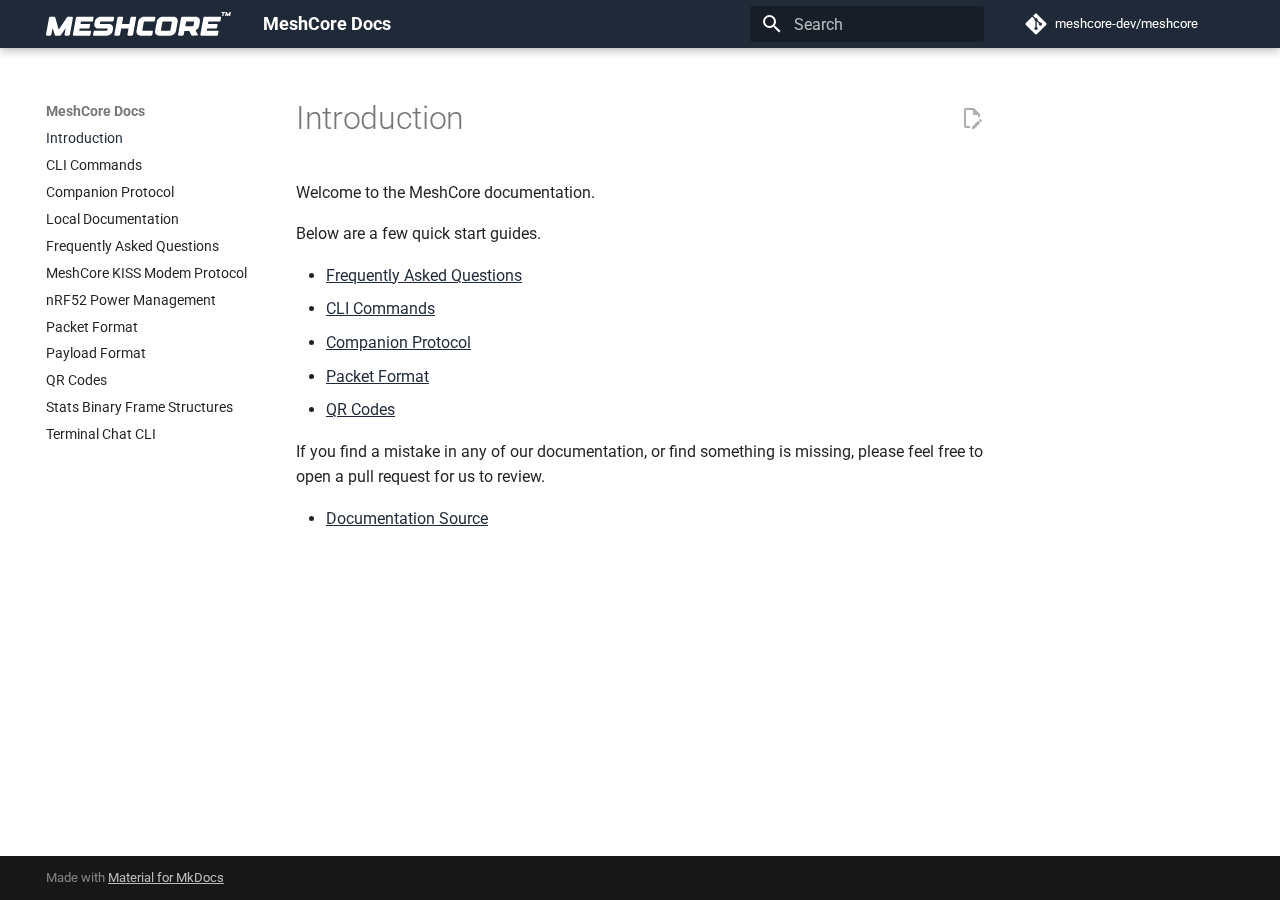
<file: index.html>
<!doctype html>
<html lang="en" class="no-js">
  <head>
    
      <meta charset="utf-8">
      <meta name="viewport" content="width=device-width,initial-scale=1">
      
        <meta name="description" content="Documentation for the open source MeshCore firmware">
      
      
      
        <link rel="canonical" href="https://meshcore-dev.github.io/meshcore/">
      
      
      
        <link rel="next" href="cli_commands/">
      
      
        
      
      
      <link rel="icon" href="assets/images/favicon.png">
      <meta name="generator" content="mkdocs-1.6.1, mkdocs-material-9.7.1">
    
    
      
        <title>MeshCore Docs</title>
      
    
    
      <link rel="stylesheet" href="assets/stylesheets/main.484c7ddc.min.css">
      
      


    
    
      
    
    
      
        
        
        <link rel="preconnect" href="https://fonts.gstatic.com" crossorigin>
        <link rel="stylesheet" href="https://fonts.googleapis.com/css?family=Roboto:300,300i,400,400i,700,700i%7CRoboto+Mono:400,400i,700,700i&display=fallback">
        <style>:root{--md-text-font:"Roboto";--md-code-font:"Roboto Mono"}</style>
      
    
    
      <link rel="stylesheet" href="_stylesheets/extra.css">
    
    <script>__md_scope=new URL(".",location),__md_hash=e=>[...e].reduce(((e,_)=>(e<<5)-e+_.charCodeAt(0)),0),__md_get=(e,_=localStorage,t=__md_scope)=>JSON.parse(_.getItem(t.pathname+"."+e)),__md_set=(e,_,t=localStorage,a=__md_scope)=>{try{t.setItem(a.pathname+"."+e,JSON.stringify(_))}catch(e){}}</script>
    
      

    
    
  </head>
  
  
    <body dir="ltr">
  
    
    <input class="md-toggle" data-md-toggle="drawer" type="checkbox" id="__drawer" autocomplete="off">
    <input class="md-toggle" data-md-toggle="search" type="checkbox" id="__search" autocomplete="off">
    <label class="md-overlay" for="__drawer"></label>
    <div data-md-component="skip">
      
        
        <a href="#introduction" class="md-skip">
          Skip to content
        </a>
      
    </div>
    <div data-md-component="announce">
      
    </div>
    
    
      

  

<header class="md-header md-header--shadow" data-md-component="header">
  <nav class="md-header__inner md-grid" aria-label="Header">
    <a href="." title="MeshCore Docs" class="md-header__button md-logo" aria-label="MeshCore Docs" data-md-component="logo">
      
  <img src="_assets/meshcore_tm.svg" alt="logo">

    </a>
    <label class="md-header__button md-icon" for="__drawer">
      
      <svg xmlns="http://www.w3.org/2000/svg" viewBox="0 0 24 24"><path d="M3 6h18v2H3zm0 5h18v2H3zm0 5h18v2H3z"/></svg>
    </label>
    <div class="md-header__title" data-md-component="header-title">
      <div class="md-header__ellipsis">
        <div class="md-header__topic">
          <span class="md-ellipsis">
            MeshCore Docs
          </span>
        </div>
        <div class="md-header__topic" data-md-component="header-topic">
          <span class="md-ellipsis">
            
              Introduction
            
          </span>
        </div>
      </div>
    </div>
    
    
      <script>var palette=__md_get("__palette");if(palette&&palette.color){if("(prefers-color-scheme)"===palette.color.media){var media=matchMedia("(prefers-color-scheme: light)"),input=document.querySelector(media.matches?"[data-md-color-media='(prefers-color-scheme: light)']":"[data-md-color-media='(prefers-color-scheme: dark)']");palette.color.media=input.getAttribute("data-md-color-media"),palette.color.scheme=input.getAttribute("data-md-color-scheme"),palette.color.primary=input.getAttribute("data-md-color-primary"),palette.color.accent=input.getAttribute("data-md-color-accent")}for(var[key,value]of Object.entries(palette.color))document.body.setAttribute("data-md-color-"+key,value)}</script>
    
    
    
      
      
        <label class="md-header__button md-icon" for="__search">
          
          <svg xmlns="http://www.w3.org/2000/svg" viewBox="0 0 24 24"><path d="M9.5 3A6.5 6.5 0 0 1 16 9.5c0 1.61-.59 3.09-1.56 4.23l.27.27h.79l5 5-1.5 1.5-5-5v-.79l-.27-.27A6.52 6.52 0 0 1 9.5 16 6.5 6.5 0 0 1 3 9.5 6.5 6.5 0 0 1 9.5 3m0 2C7 5 5 7 5 9.5S7 14 9.5 14 14 12 14 9.5 12 5 9.5 5"/></svg>
        </label>
        <div class="md-search" data-md-component="search" role="dialog">
  <label class="md-search__overlay" for="__search"></label>
  <div class="md-search__inner" role="search">
    <form class="md-search__form" name="search">
      <input type="text" class="md-search__input" name="query" aria-label="Search" placeholder="Search" autocapitalize="off" autocorrect="off" autocomplete="off" spellcheck="false" data-md-component="search-query" required>
      <label class="md-search__icon md-icon" for="__search">
        
        <svg xmlns="http://www.w3.org/2000/svg" viewBox="0 0 24 24"><path d="M9.5 3A6.5 6.5 0 0 1 16 9.5c0 1.61-.59 3.09-1.56 4.23l.27.27h.79l5 5-1.5 1.5-5-5v-.79l-.27-.27A6.52 6.52 0 0 1 9.5 16 6.5 6.5 0 0 1 3 9.5 6.5 6.5 0 0 1 9.5 3m0 2C7 5 5 7 5 9.5S7 14 9.5 14 14 12 14 9.5 12 5 9.5 5"/></svg>
        
        <svg xmlns="http://www.w3.org/2000/svg" viewBox="0 0 24 24"><path d="M20 11v2H8l5.5 5.5-1.42 1.42L4.16 12l7.92-7.92L13.5 5.5 8 11z"/></svg>
      </label>
      <nav class="md-search__options" aria-label="Search">
        
        <button type="reset" class="md-search__icon md-icon" title="Clear" aria-label="Clear" tabindex="-1">
          
          <svg xmlns="http://www.w3.org/2000/svg" viewBox="0 0 24 24"><path d="M19 6.41 17.59 5 12 10.59 6.41 5 5 6.41 10.59 12 5 17.59 6.41 19 12 13.41 17.59 19 19 17.59 13.41 12z"/></svg>
        </button>
      </nav>
      
        <div class="md-search__suggest" data-md-component="search-suggest"></div>
      
    </form>
    <div class="md-search__output">
      <div class="md-search__scrollwrap" tabindex="0" data-md-scrollfix>
        <div class="md-search-result" data-md-component="search-result">
          <div class="md-search-result__meta">
            Initializing search
          </div>
          <ol class="md-search-result__list" role="presentation"></ol>
        </div>
      </div>
    </div>
  </div>
</div>
      
    
    
      <div class="md-header__source">
        <a href="https://github.com/meshcore-dev/meshcore/" title="Go to repository" class="md-source" data-md-component="source">
  <div class="md-source__icon md-icon">
    
    <svg xmlns="http://www.w3.org/2000/svg" viewBox="0 0 448 512"><!--! Font Awesome Free 7.1.0 by @fontawesome - https://fontawesome.com License - https://fontawesome.com/license/free (Icons: CC BY 4.0, Fonts: SIL OFL 1.1, Code: MIT License) Copyright 2025 Fonticons, Inc.--><path d="M439.6 236.1 244 40.5c-5.4-5.5-12.8-8.5-20.4-8.5s-15 3-20.4 8.4L162.5 81l51.5 51.5c27.1-9.1 52.7 16.8 43.4 43.7l49.7 49.7c34.2-11.8 61.2 31 35.5 56.7-26.5 26.5-70.2-2.9-56-37.3L240.3 199v121.9c25.3 12.5 22.3 41.8 9.1 55-6.4 6.4-15.2 10.1-24.3 10.1s-17.8-3.6-24.3-10.1c-17.6-17.6-11.1-46.9 11.2-56v-123c-20.8-8.5-24.6-30.7-18.6-45L142.6 101 8.5 235.1C3 240.6 0 247.9 0 255.5s3 15 8.5 20.4l195.6 195.7c5.4 5.4 12.7 8.4 20.4 8.4s15-3 20.4-8.4l194.7-194.7c5.4-5.4 8.4-12.8 8.4-20.4s-3-15-8.4-20.4"/></svg>
  </div>
  <div class="md-source__repository">
    meshcore-dev/meshcore
  </div>
</a>
      </div>
    
  </nav>
  
</header>
    
    <div class="md-container" data-md-component="container">
      
      
        
          
        
      
      <main class="md-main" data-md-component="main">
        <div class="md-main__inner md-grid">
          
            
              
              <div class="md-sidebar md-sidebar--primary" data-md-component="sidebar" data-md-type="navigation" >
                <div class="md-sidebar__scrollwrap">
                  <div class="md-sidebar__inner">
                    



<nav class="md-nav md-nav--primary" aria-label="Navigation" data-md-level="0">
  <label class="md-nav__title" for="__drawer">
    <a href="." title="MeshCore Docs" class="md-nav__button md-logo" aria-label="MeshCore Docs" data-md-component="logo">
      
  <img src="_assets/meshcore_tm.svg" alt="logo">

    </a>
    MeshCore Docs
  </label>
  
    <div class="md-nav__source">
      <a href="https://github.com/meshcore-dev/meshcore/" title="Go to repository" class="md-source" data-md-component="source">
  <div class="md-source__icon md-icon">
    
    <svg xmlns="http://www.w3.org/2000/svg" viewBox="0 0 448 512"><!--! Font Awesome Free 7.1.0 by @fontawesome - https://fontawesome.com License - https://fontawesome.com/license/free (Icons: CC BY 4.0, Fonts: SIL OFL 1.1, Code: MIT License) Copyright 2025 Fonticons, Inc.--><path d="M439.6 236.1 244 40.5c-5.4-5.5-12.8-8.5-20.4-8.5s-15 3-20.4 8.4L162.5 81l51.5 51.5c27.1-9.1 52.7 16.8 43.4 43.7l49.7 49.7c34.2-11.8 61.2 31 35.5 56.7-26.5 26.5-70.2-2.9-56-37.3L240.3 199v121.9c25.3 12.5 22.3 41.8 9.1 55-6.4 6.4-15.2 10.1-24.3 10.1s-17.8-3.6-24.3-10.1c-17.6-17.6-11.1-46.9 11.2-56v-123c-20.8-8.5-24.6-30.7-18.6-45L142.6 101 8.5 235.1C3 240.6 0 247.9 0 255.5s3 15 8.5 20.4l195.6 195.7c5.4 5.4 12.7 8.4 20.4 8.4s15-3 20.4-8.4l194.7-194.7c5.4-5.4 8.4-12.8 8.4-20.4s-3-15-8.4-20.4"/></svg>
  </div>
  <div class="md-source__repository">
    meshcore-dev/meshcore
  </div>
</a>
    </div>
  
  <ul class="md-nav__list" data-md-scrollfix>
    
      
      
  
  
    
  
  
  
    <li class="md-nav__item md-nav__item--active">
      
      <input class="md-nav__toggle md-toggle" type="checkbox" id="__toc">
      
      
        
      
      
      <a href="." class="md-nav__link md-nav__link--active">
        
  
  
  <span class="md-ellipsis">
    
  
    Introduction
  

    
  </span>
  
  

      </a>
      
    </li>
  

    
      
      
  
  
  
  
    <li class="md-nav__item">
      <a href="cli_commands/" class="md-nav__link">
        
  
  
  <span class="md-ellipsis">
    
  
    CLI Commands
  

    
  </span>
  
  

      </a>
    </li>
  

    
      
      
  
  
  
  
    <li class="md-nav__item">
      <a href="companion_protocol/" class="md-nav__link">
        
  
  
  <span class="md-ellipsis">
    
  
    Companion Protocol
  

    
  </span>
  
  

      </a>
    </li>
  

    
      
      
  
  
  
  
    <li class="md-nav__item">
      <a href="docs/" class="md-nav__link">
        
  
  
  <span class="md-ellipsis">
    
  
    Local Documentation
  

    
  </span>
  
  

      </a>
    </li>
  

    
      
      
  
  
  
  
    <li class="md-nav__item">
      <a href="faq/" class="md-nav__link">
        
  
  
  <span class="md-ellipsis">
    
  
    Frequently Asked Questions
  

    
  </span>
  
  

      </a>
    </li>
  

    
      
      
  
  
  
  
    <li class="md-nav__item">
      <a href="kiss_modem_protocol/" class="md-nav__link">
        
  
  
  <span class="md-ellipsis">
    
  
    MeshCore KISS Modem Protocol
  

    
  </span>
  
  

      </a>
    </li>
  

    
      
      
  
  
  
  
    <li class="md-nav__item">
      <a href="nrf52_power_management/" class="md-nav__link">
        
  
  
  <span class="md-ellipsis">
    
  
    nRF52 Power Management
  

    
  </span>
  
  

      </a>
    </li>
  

    
      
      
  
  
  
  
    <li class="md-nav__item">
      <a href="packet_format/" class="md-nav__link">
        
  
  
  <span class="md-ellipsis">
    
  
    Packet Format
  

    
  </span>
  
  

      </a>
    </li>
  

    
      
      
  
  
  
  
    <li class="md-nav__item">
      <a href="payloads/" class="md-nav__link">
        
  
  
  <span class="md-ellipsis">
    
  
    Payload Format
  

    
  </span>
  
  

      </a>
    </li>
  

    
      
      
  
  
  
  
    <li class="md-nav__item">
      <a href="qr_codes/" class="md-nav__link">
        
  
  
  <span class="md-ellipsis">
    
  
    QR Codes
  

    
  </span>
  
  

      </a>
    </li>
  

    
      
      
  
  
  
  
    <li class="md-nav__item">
      <a href="stats_binary_frames/" class="md-nav__link">
        
  
  
  <span class="md-ellipsis">
    
  
    Stats Binary Frame Structures
  

    
  </span>
  
  

      </a>
    </li>
  

    
      
      
  
  
  
  
    <li class="md-nav__item">
      <a href="terminal_chat_cli/" class="md-nav__link">
        
  
  
  <span class="md-ellipsis">
    
  
    Terminal Chat CLI
  

    
  </span>
  
  

      </a>
    </li>
  

    
  </ul>
</nav>
                  </div>
                </div>
              </div>
            
            
              
              <div class="md-sidebar md-sidebar--secondary" data-md-component="sidebar" data-md-type="toc" >
                <div class="md-sidebar__scrollwrap">
                  <div class="md-sidebar__inner">
                    

<nav class="md-nav md-nav--secondary" aria-label="Table of contents">
  
  
  
    
  
  
</nav>
                  </div>
                </div>
              </div>
            
          
          
            <div class="md-content" data-md-component="content">
              
              <article class="md-content__inner md-typeset">
                
                  


  
    <a href="https://github.com/meshcore-dev/meshcore/edit/main/docs/index.md" title="Edit this page" class="md-content__button md-icon" rel="edit">
      
      <svg xmlns="http://www.w3.org/2000/svg" viewBox="0 0 24 24"><path d="M10 20H6V4h7v5h5v3.1l2-2V8l-6-6H6c-1.1 0-2 .9-2 2v16c0 1.1.9 2 2 2h4zm10.2-7c.1 0 .3.1.4.2l1.3 1.3c.2.2.2.6 0 .8l-1 1-2.1-2.1 1-1c.1-.1.2-.2.4-.2m0 3.9L14.1 23H12v-2.1l6.1-6.1z"/></svg>
    </a>
  
  


<h1 id="introduction">Introduction</h1>
<p>Welcome to the MeshCore documentation.</p>
<p>Below are a few quick start guides.</p>
<ul>
<li><a href="faq/">Frequently Asked Questions</a></li>
<li><a href="cli_commands/">CLI Commands</a></li>
<li><a href="companion_protocol/">Companion Protocol</a></li>
<li><a href="packet_format/">Packet Format</a></li>
<li><a href="qr_codes/">QR Codes</a></li>
</ul>
<p>If you find a mistake in any of our documentation, or find something is missing, please feel free to open a pull request for us to review.</p>
<ul>
<li><a href="https://github.com/meshcore-dev/MeshCore/tree/main/docs">Documentation Source</a></li>
</ul>












                
              </article>
            </div>
          
          
<script>var target=document.getElementById(location.hash.slice(1));target&&target.name&&(target.checked=target.name.startsWith("__tabbed_"))</script>
        </div>
        
      </main>
      
        <footer class="md-footer">
  
  <div class="md-footer-meta md-typeset">
    <div class="md-footer-meta__inner md-grid">
      <div class="md-copyright">
  
  
    Made with
    <a href="https://squidfunk.github.io/mkdocs-material/" target="_blank" rel="noopener">
      Material for MkDocs
    </a>
  
</div>
      
    </div>
  </div>
</footer>
      
    </div>
    <div class="md-dialog" data-md-component="dialog">
      <div class="md-dialog__inner md-typeset"></div>
    </div>
    
    
    
      
      
      <script id="__config" type="application/json">{"annotate": null, "base": ".", "features": ["content.action.edit", "content.code.copy", "search.highlight", "search.suggest"], "search": "assets/javascripts/workers/search.2c215733.min.js", "tags": null, "translations": {"clipboard.copied": "Copied to clipboard", "clipboard.copy": "Copy to clipboard", "search.result.more.one": "1 more on this page", "search.result.more.other": "# more on this page", "search.result.none": "No matching documents", "search.result.one": "1 matching document", "search.result.other": "# matching documents", "search.result.placeholder": "Type to start searching", "search.result.term.missing": "Missing", "select.version": "Select version"}, "version": null}</script>
    
    
      <script src="assets/javascripts/bundle.79ae519e.min.js"></script>
      
    
  </body>
</html>
</file>
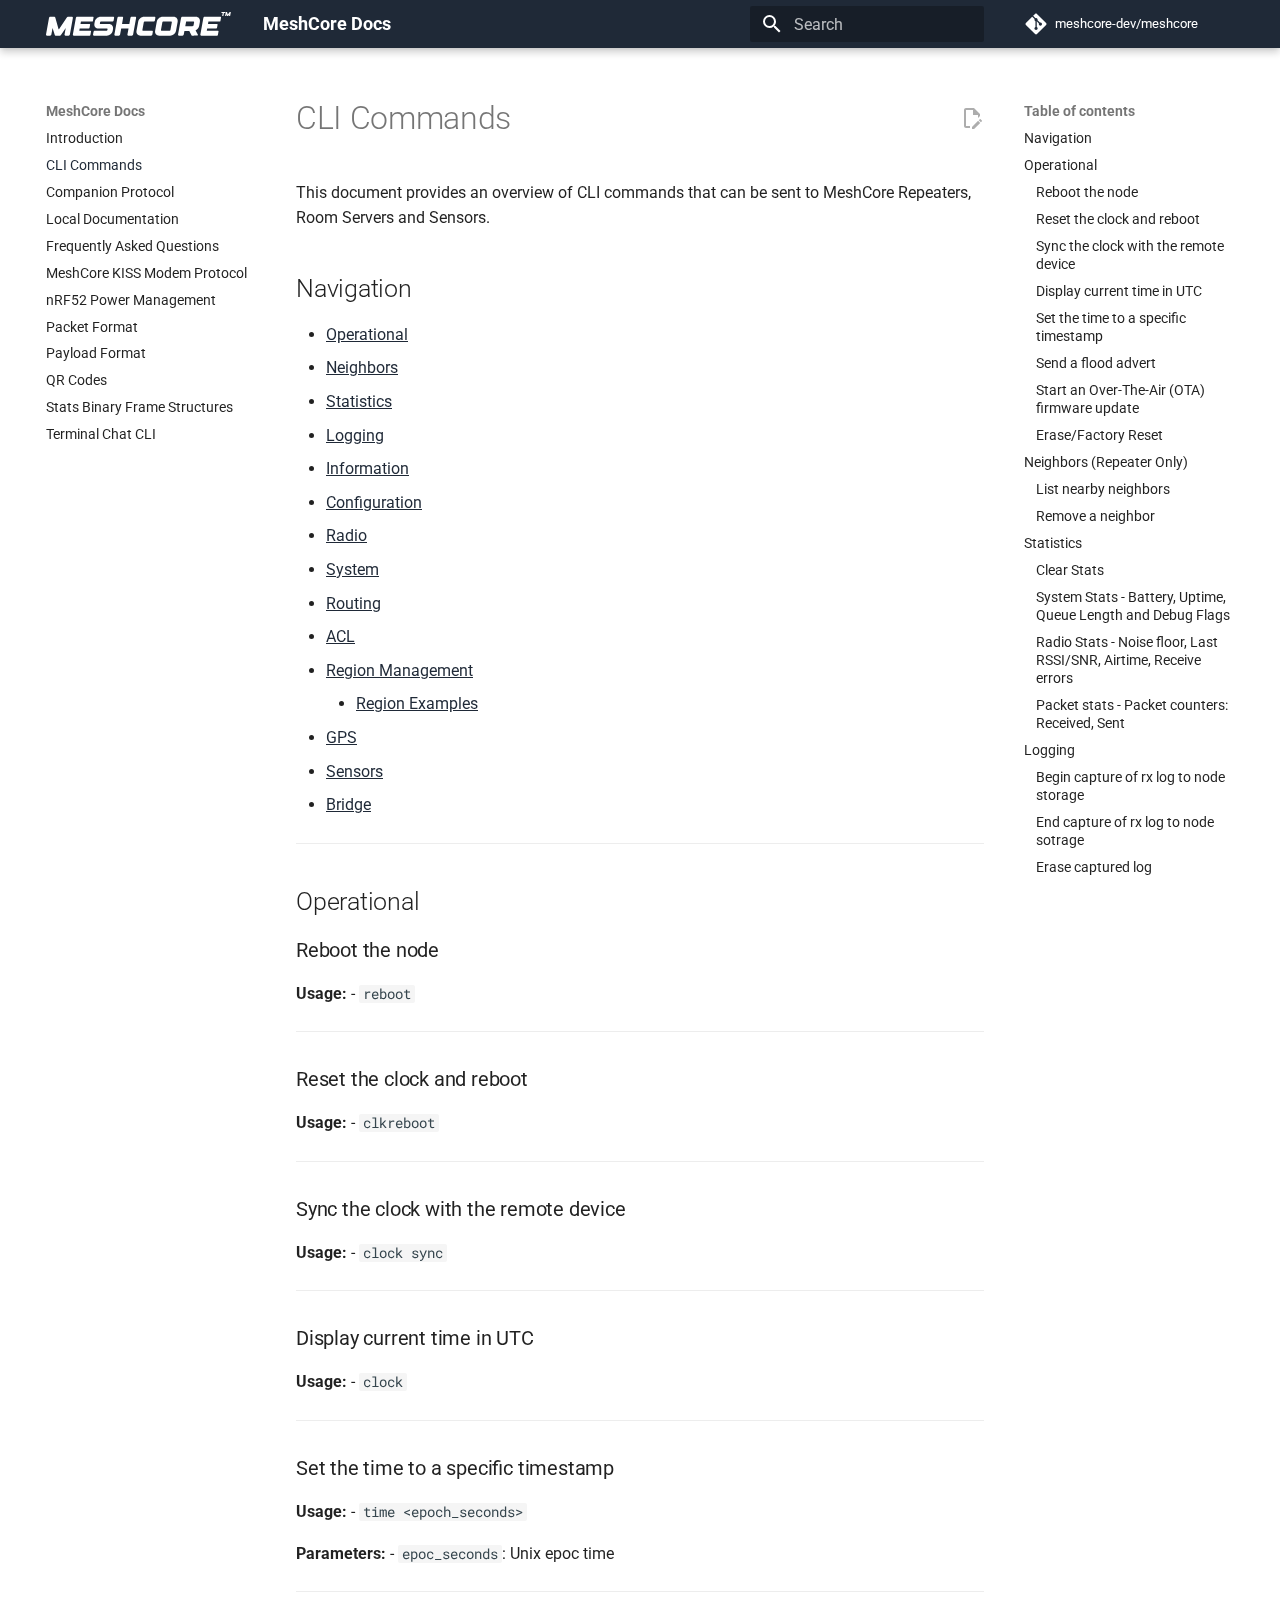
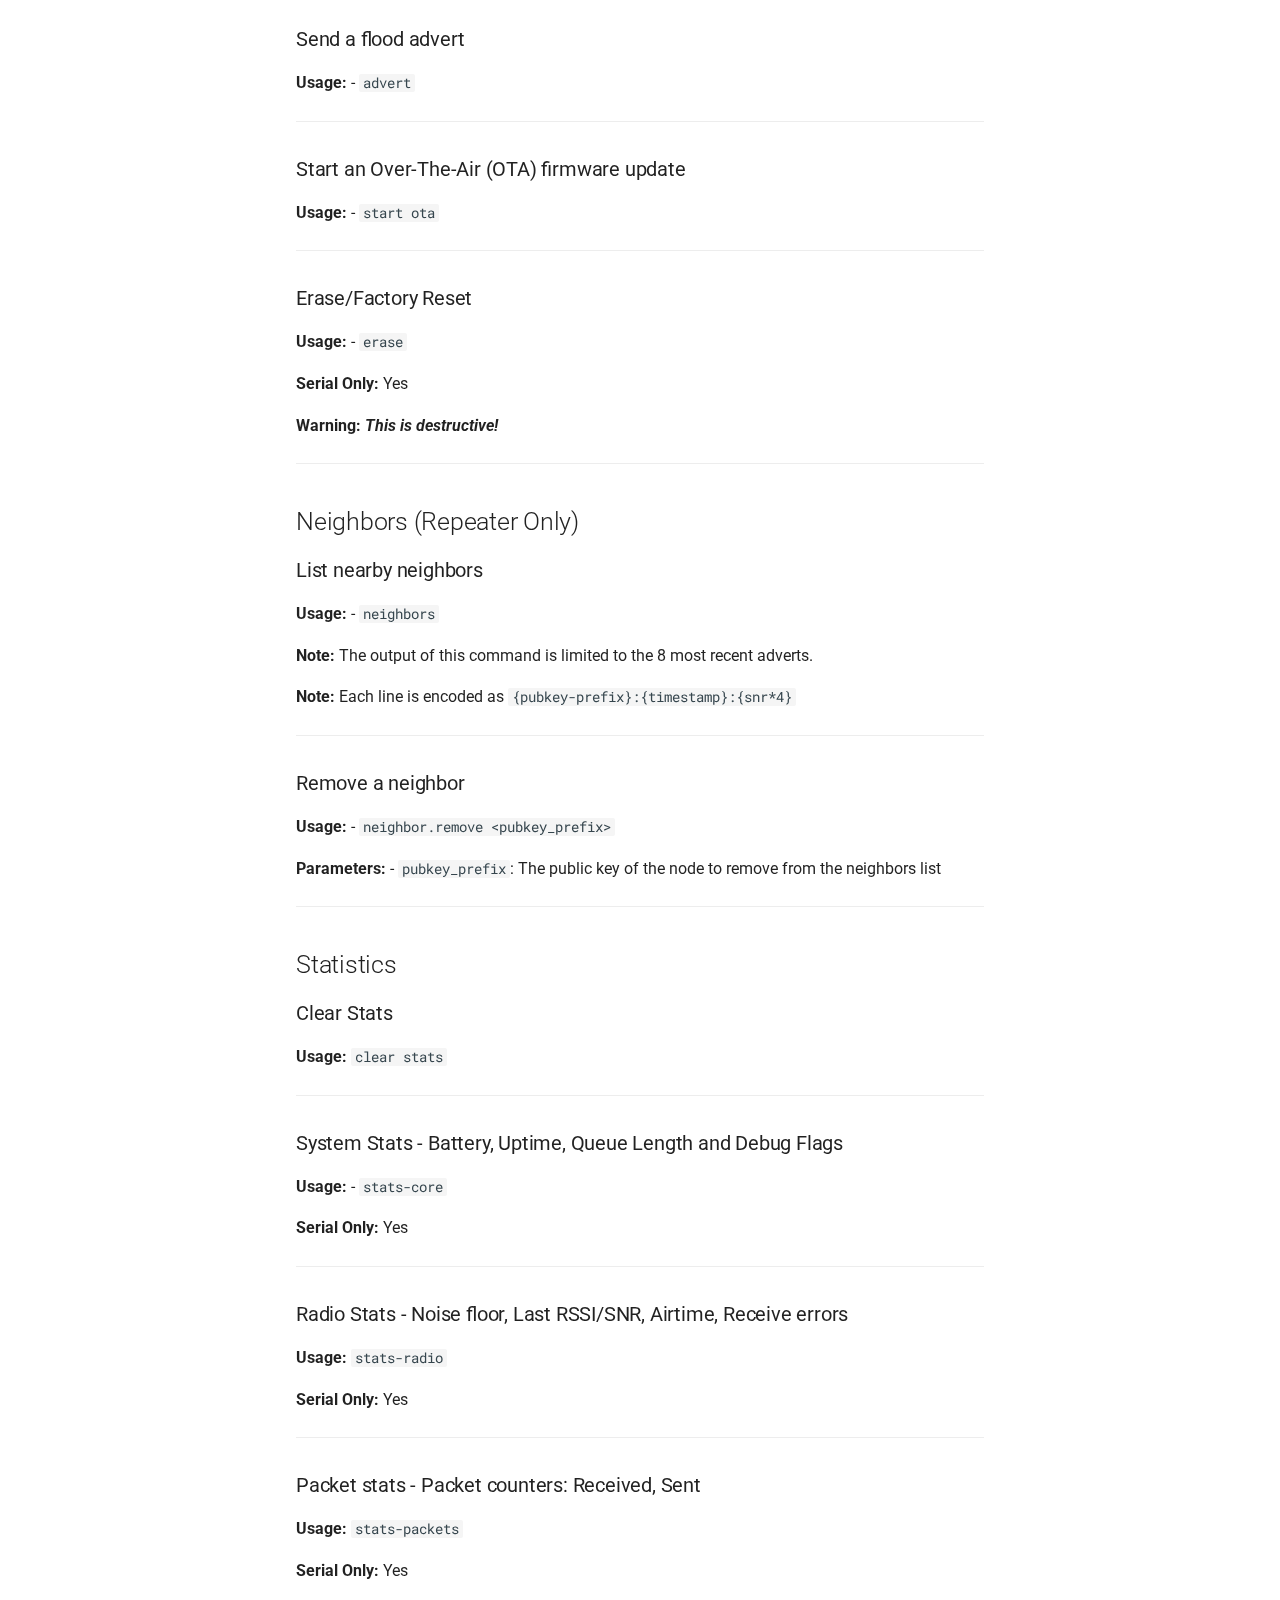
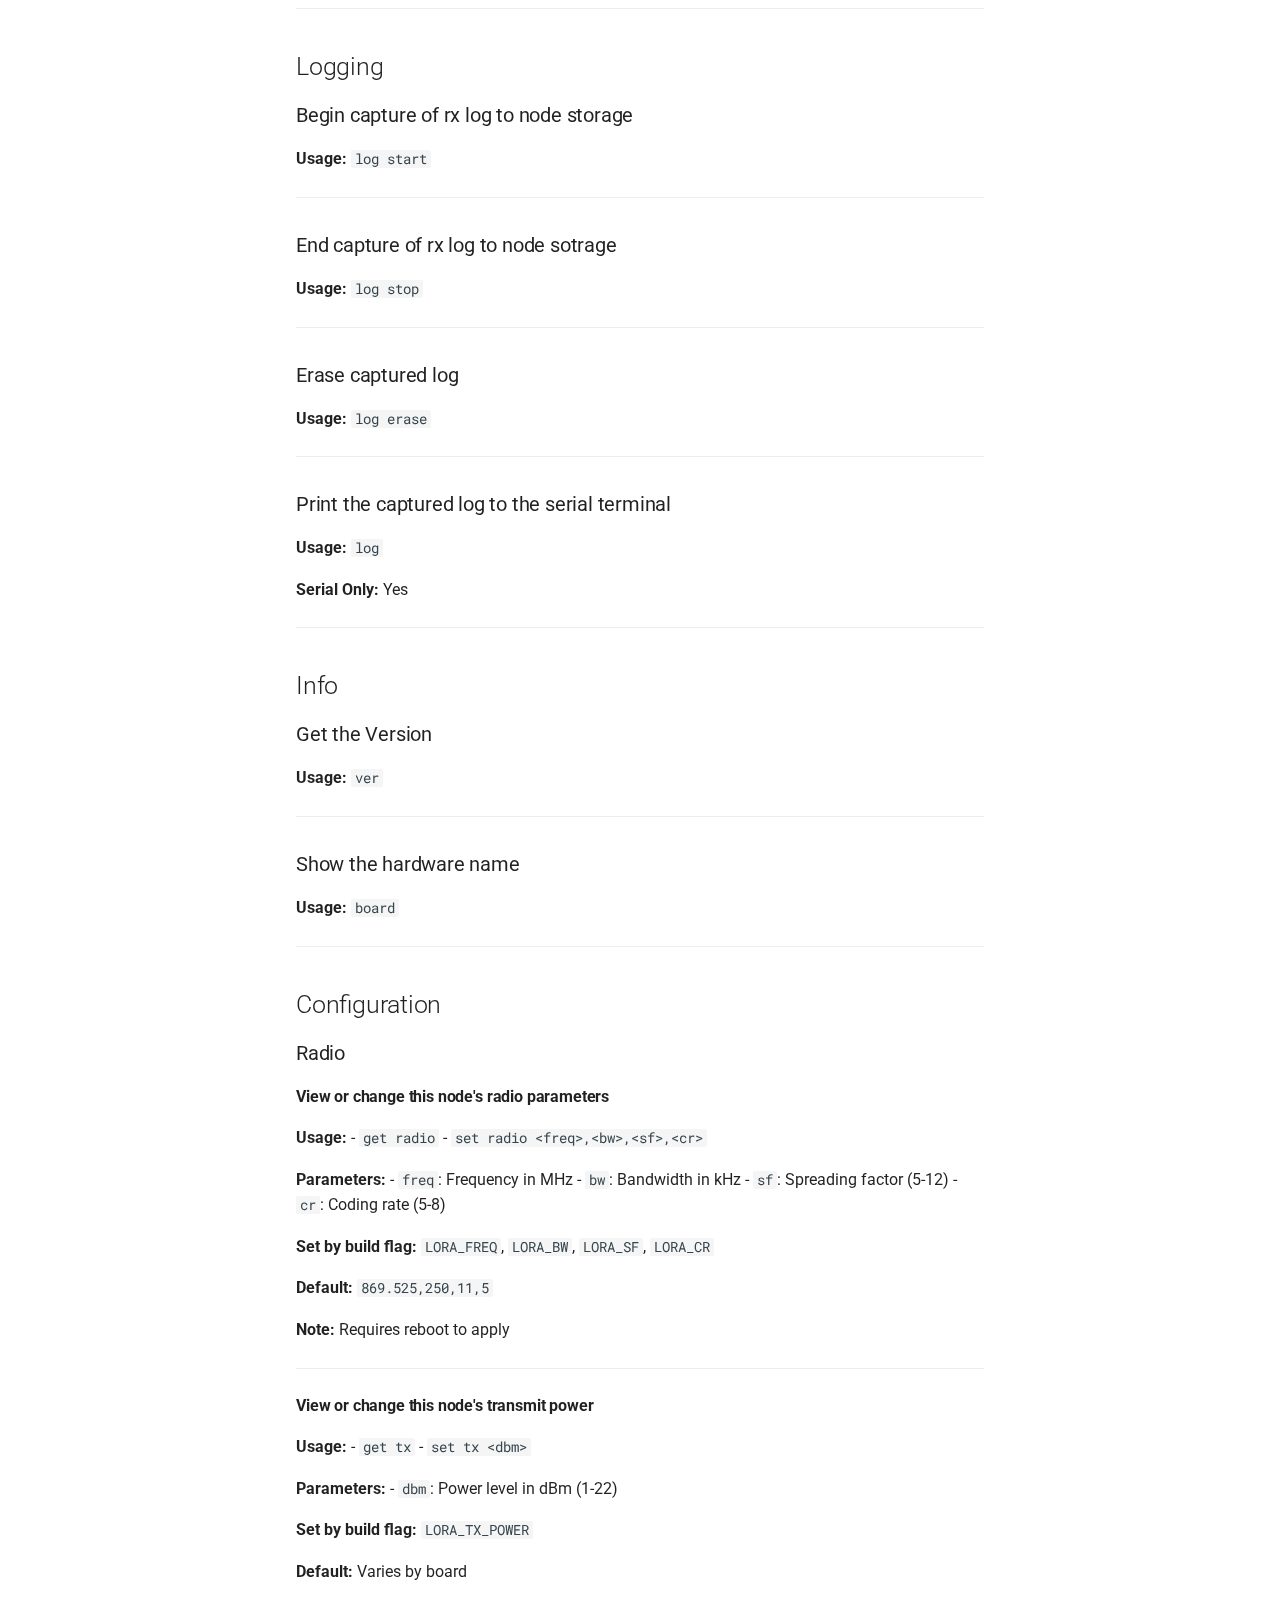
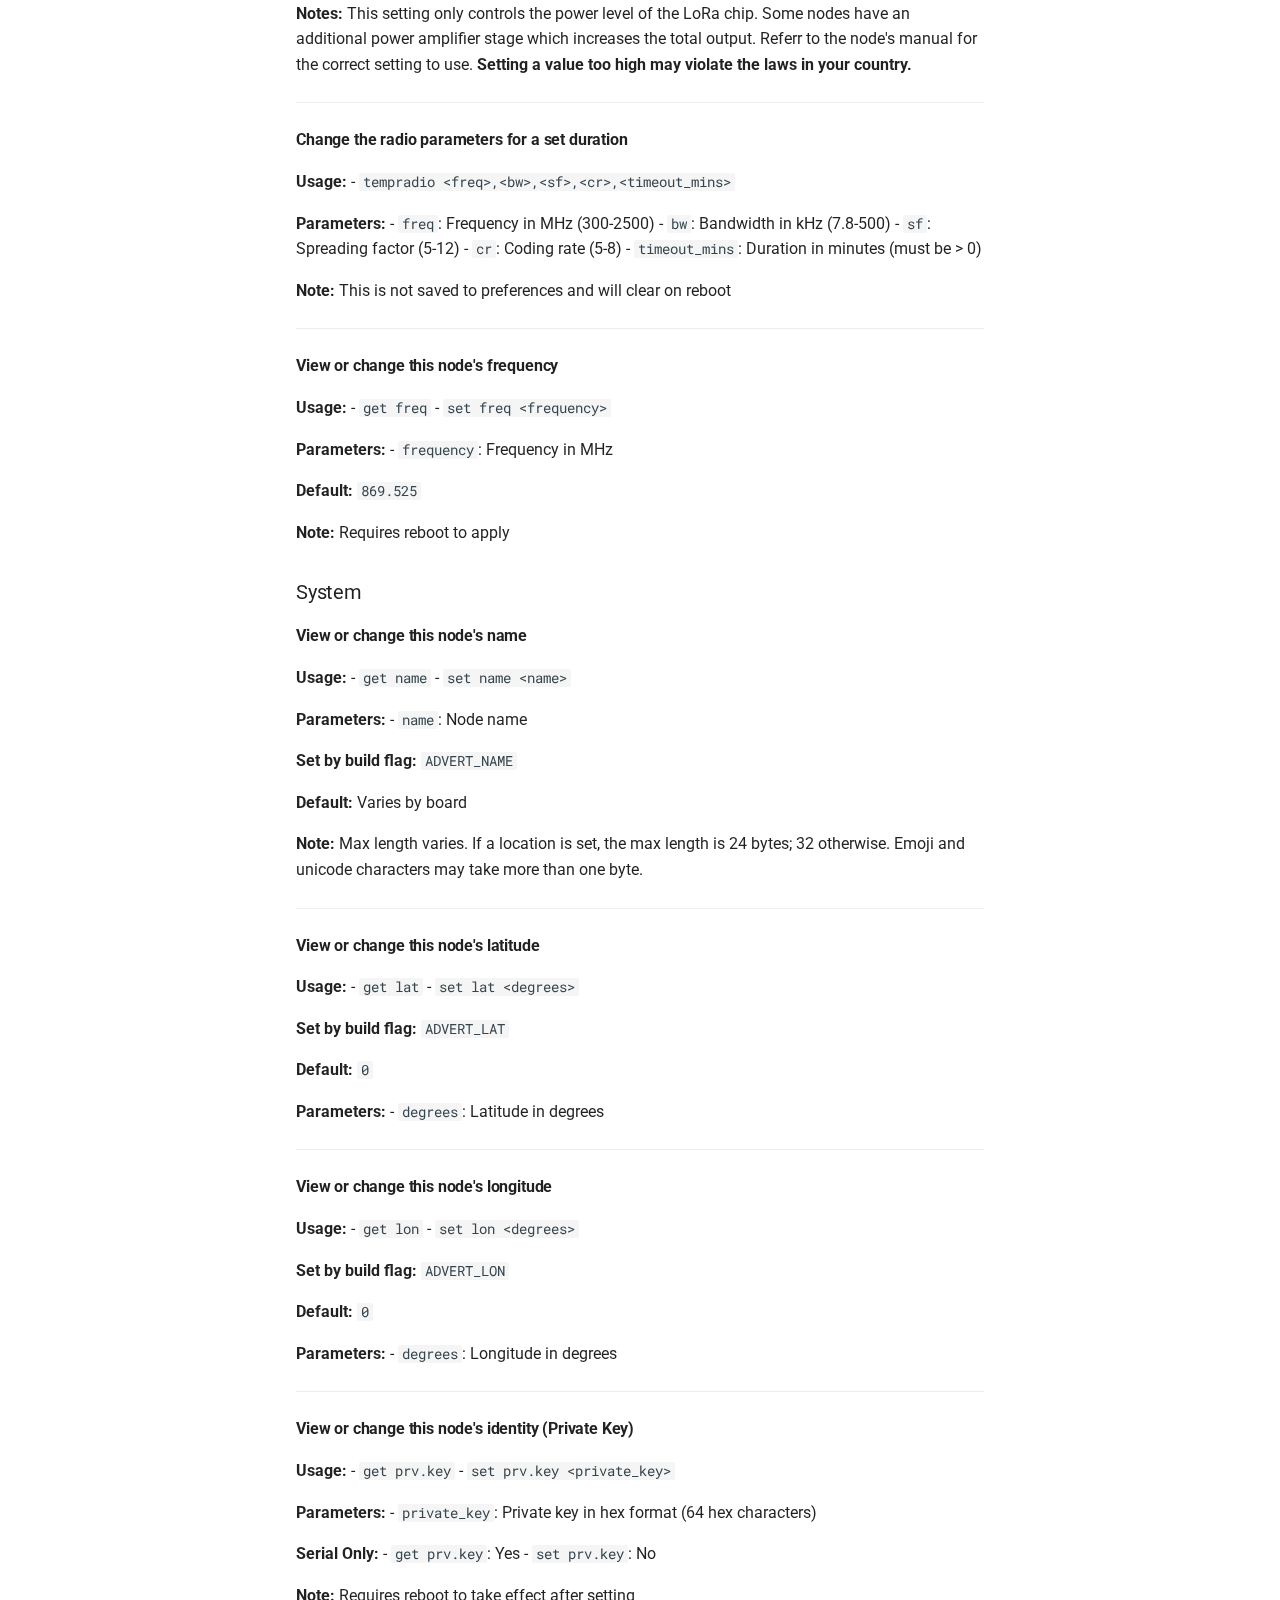
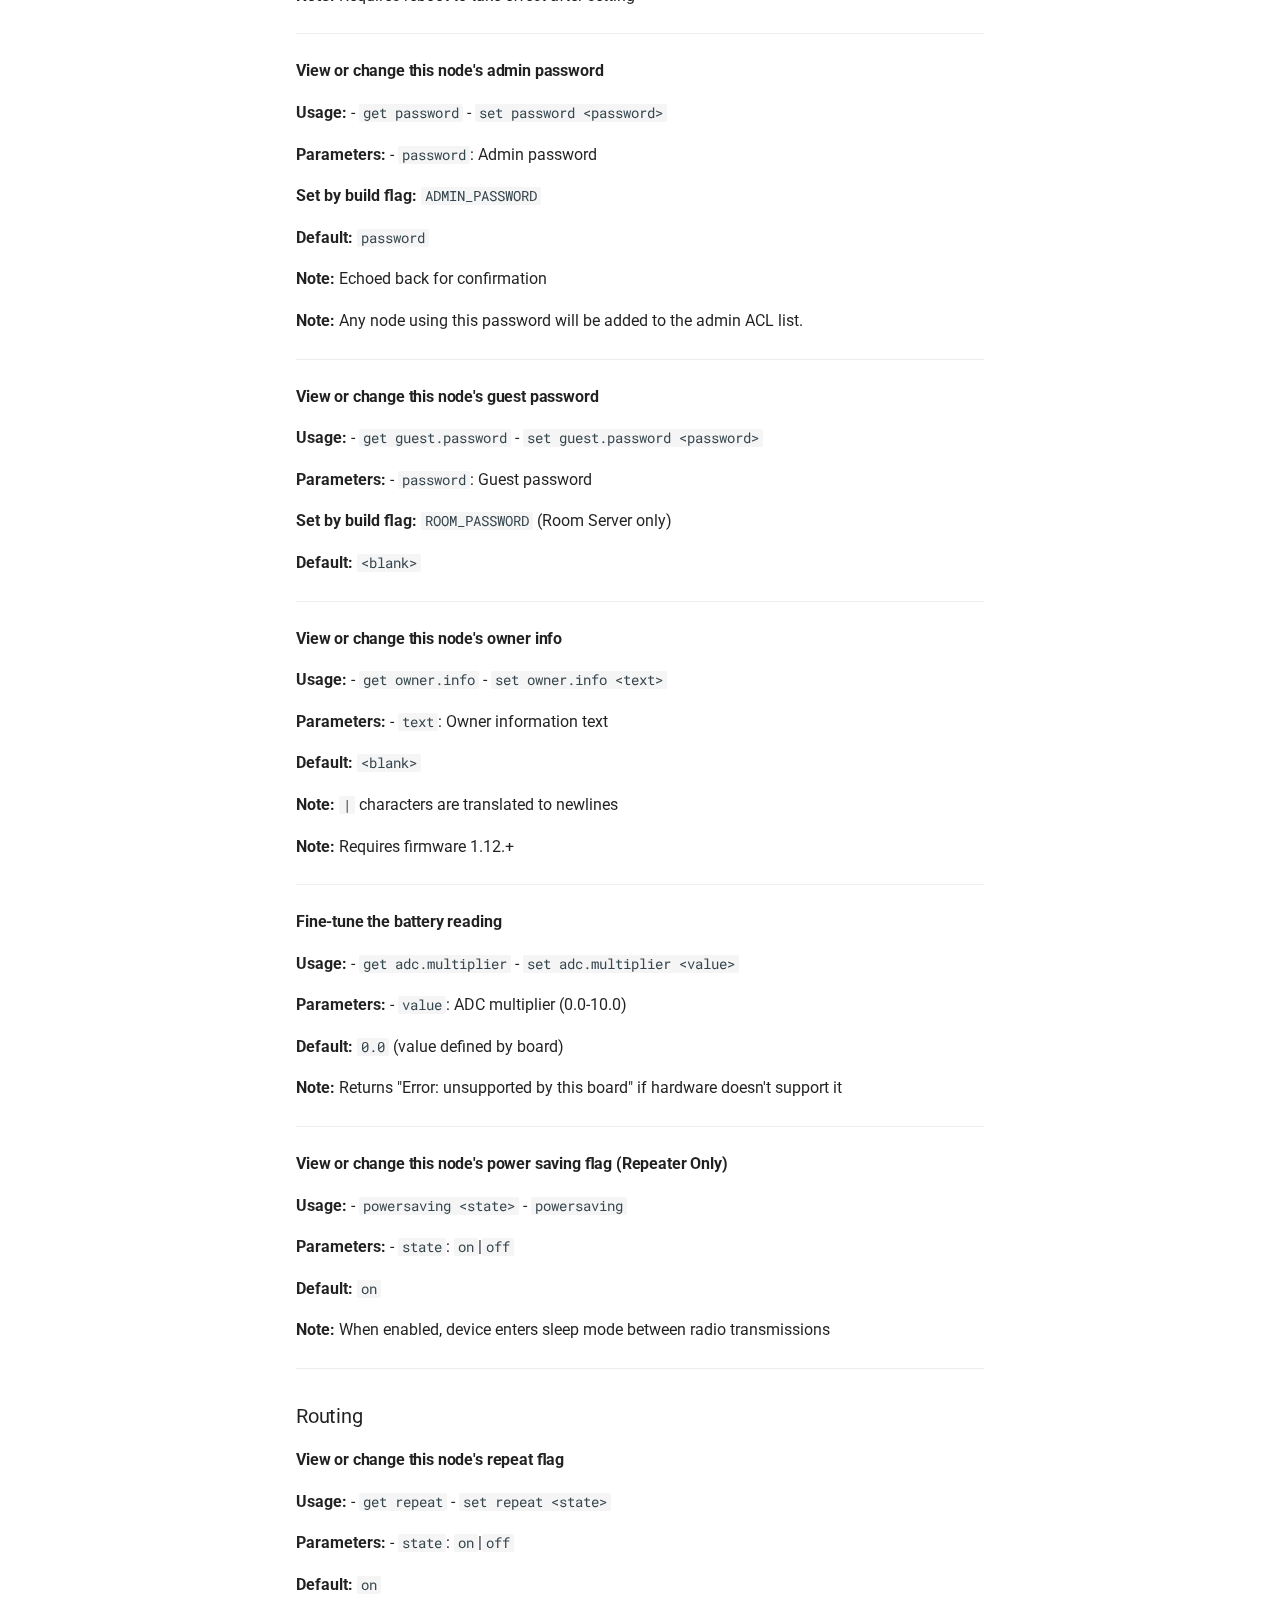
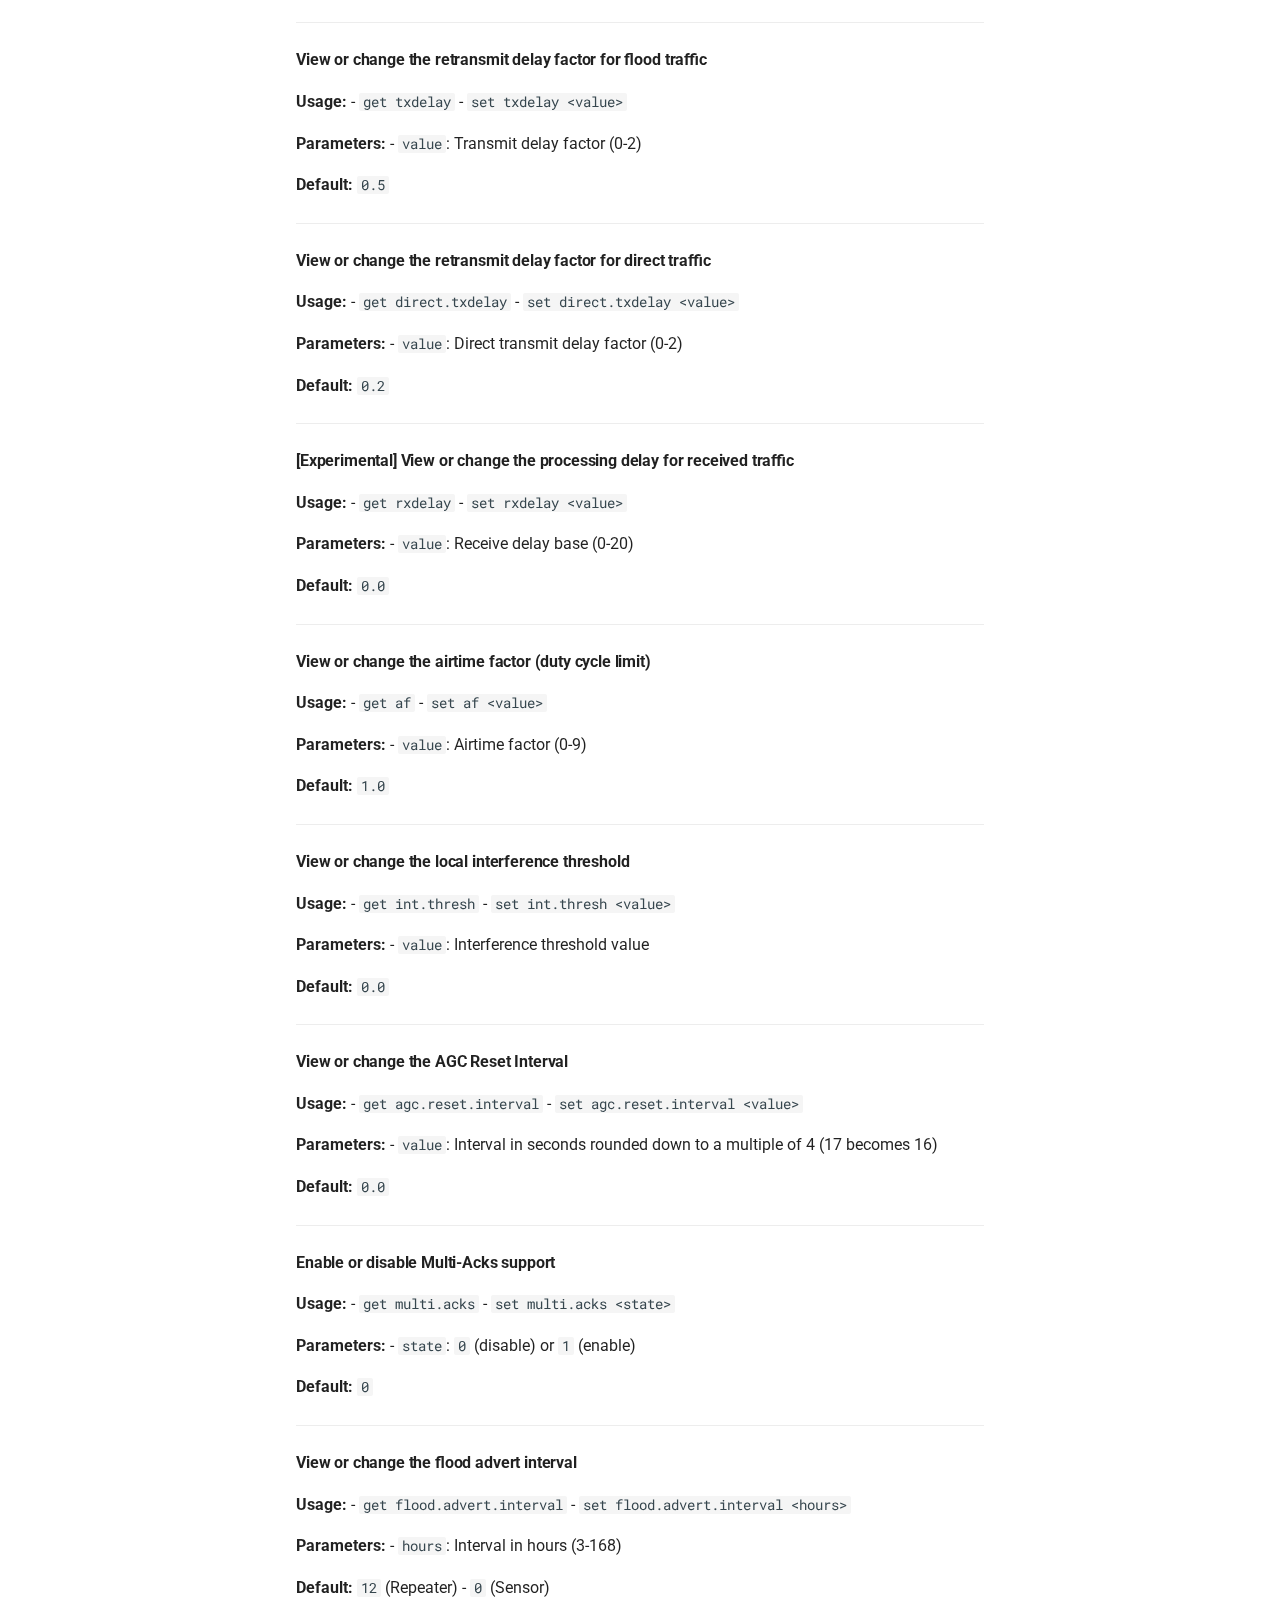
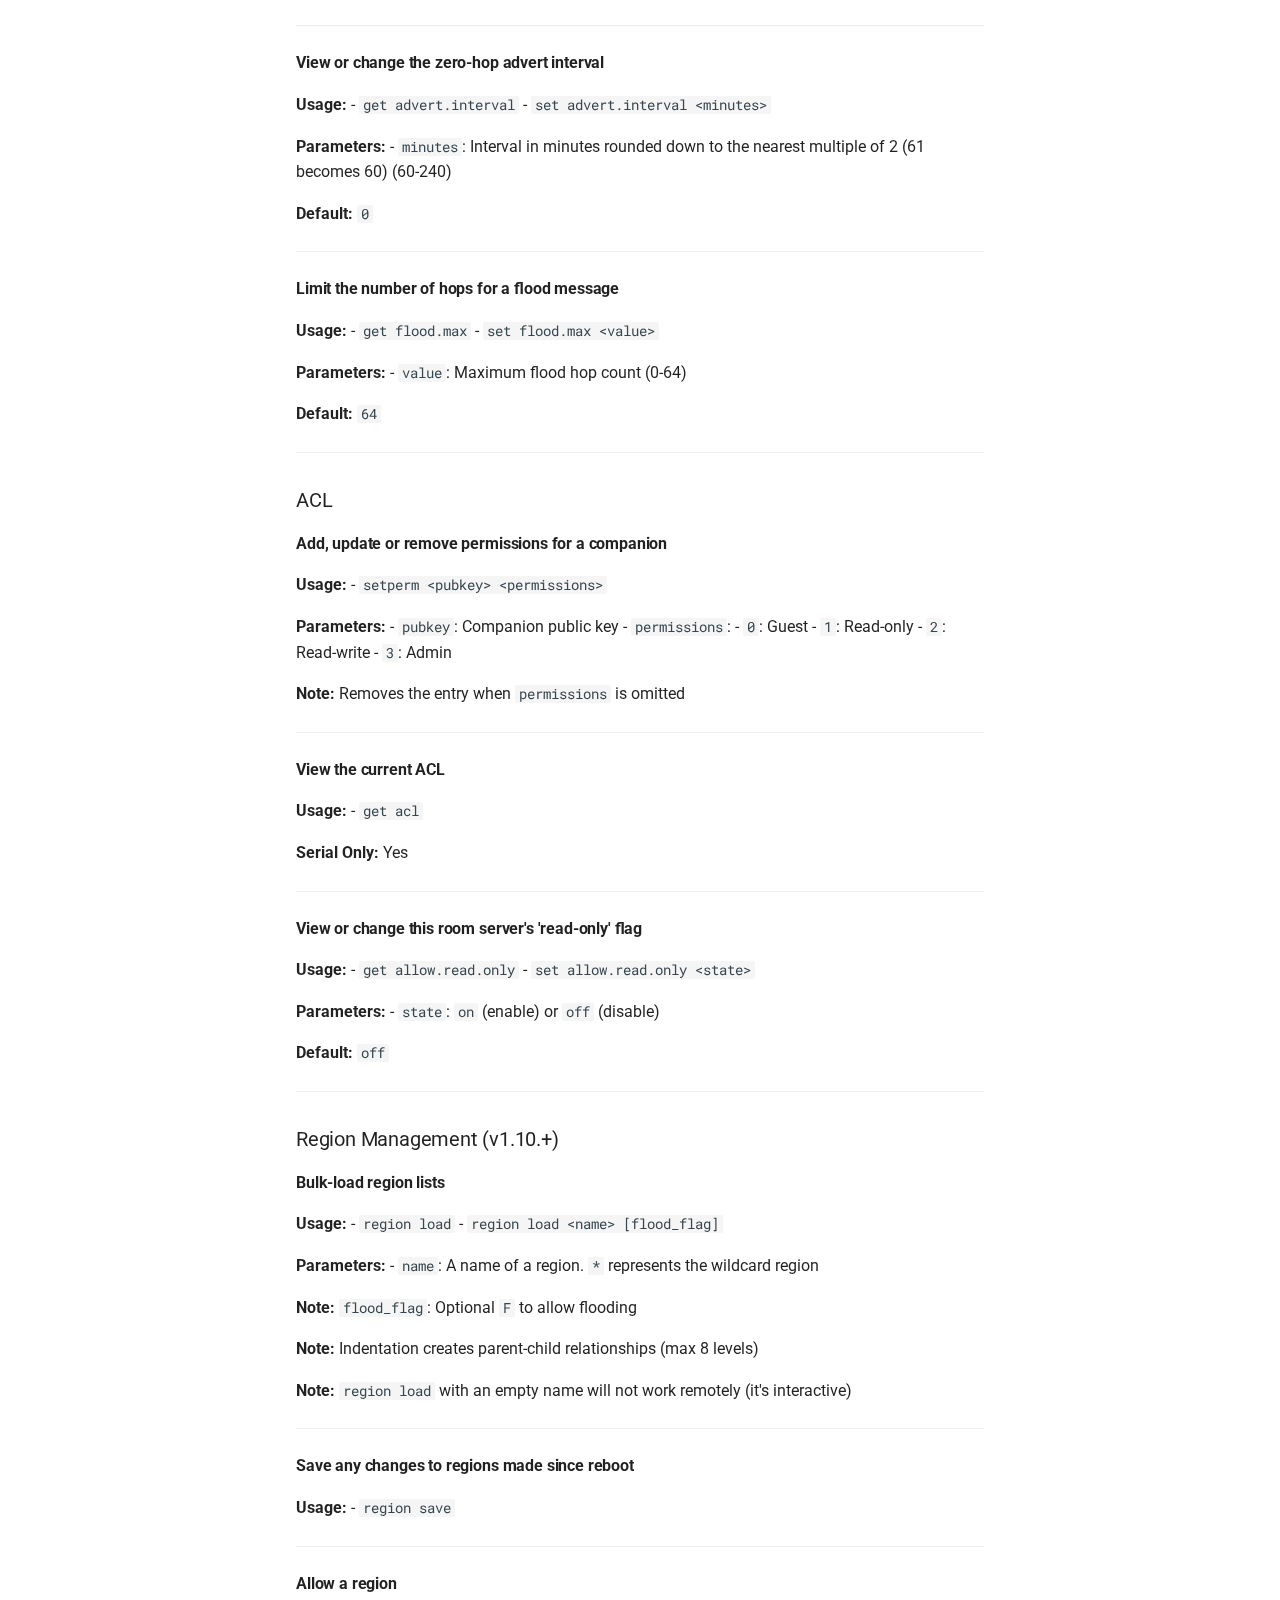
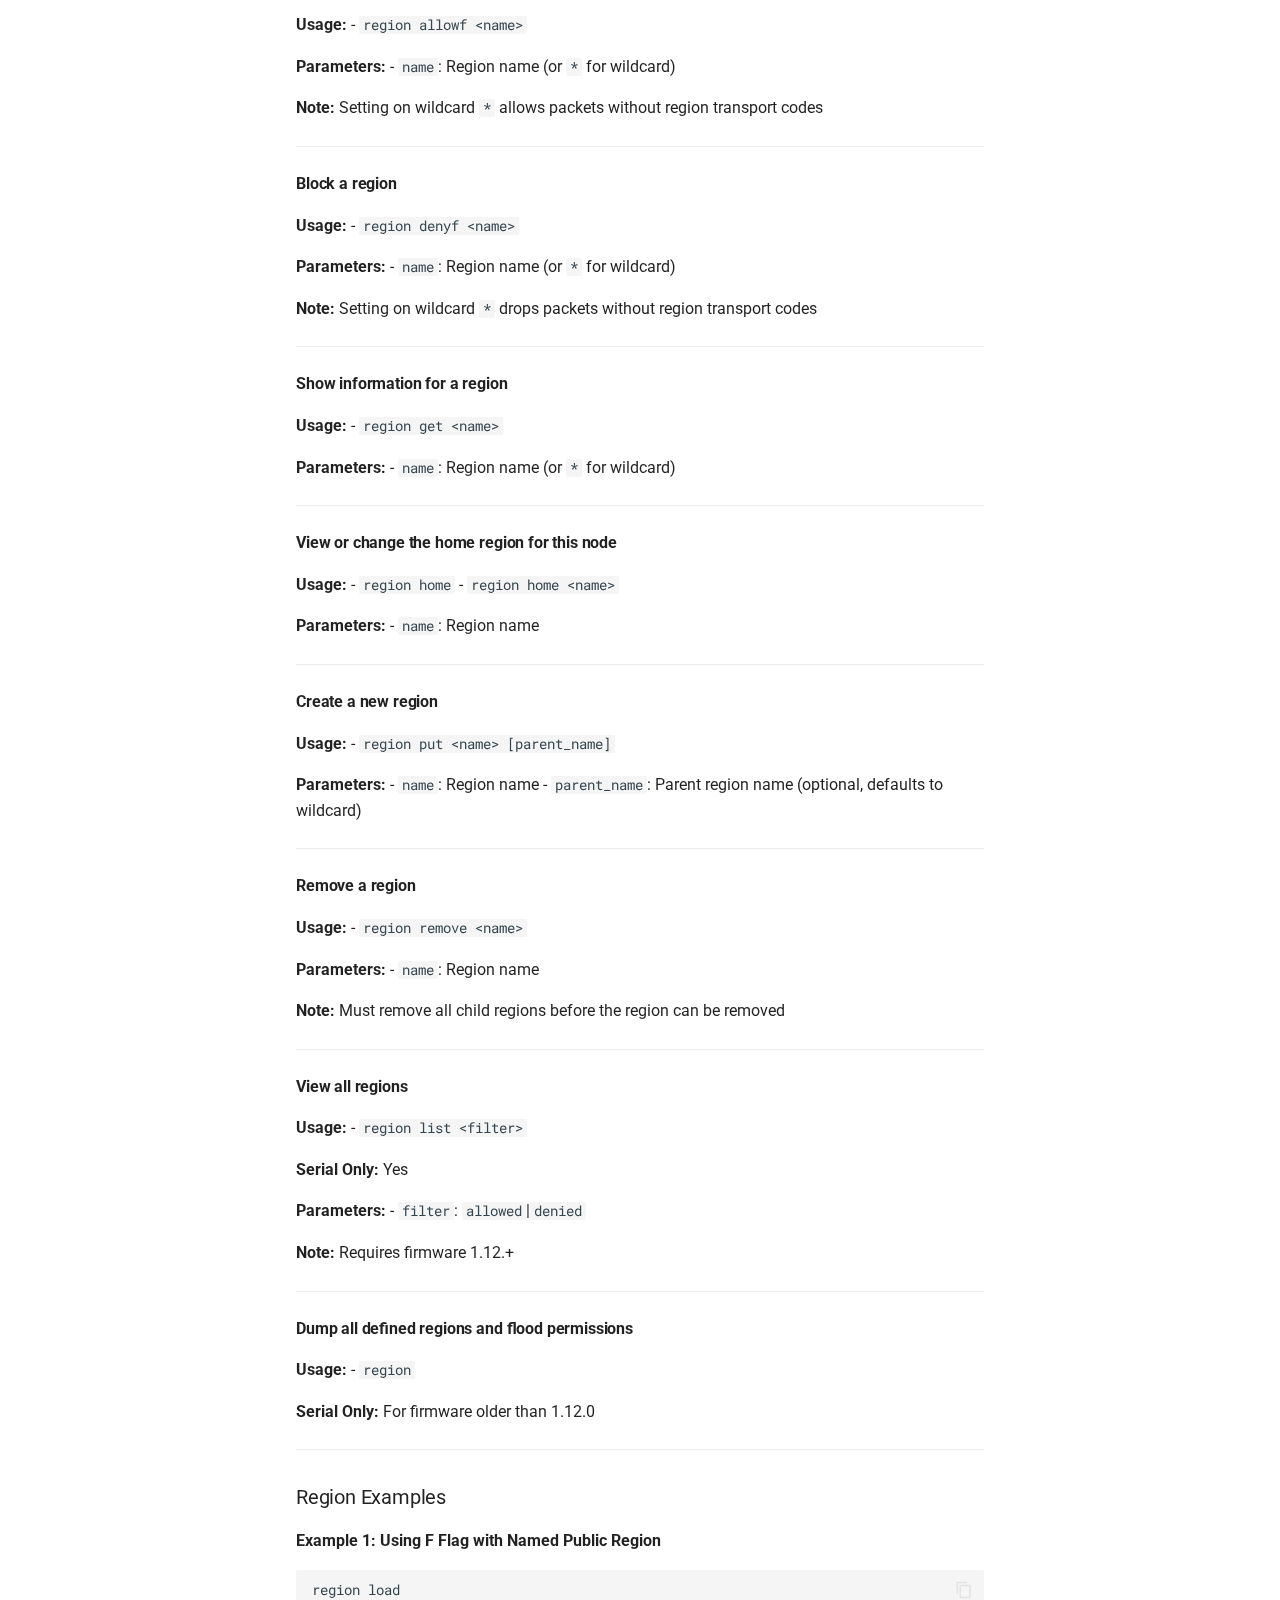
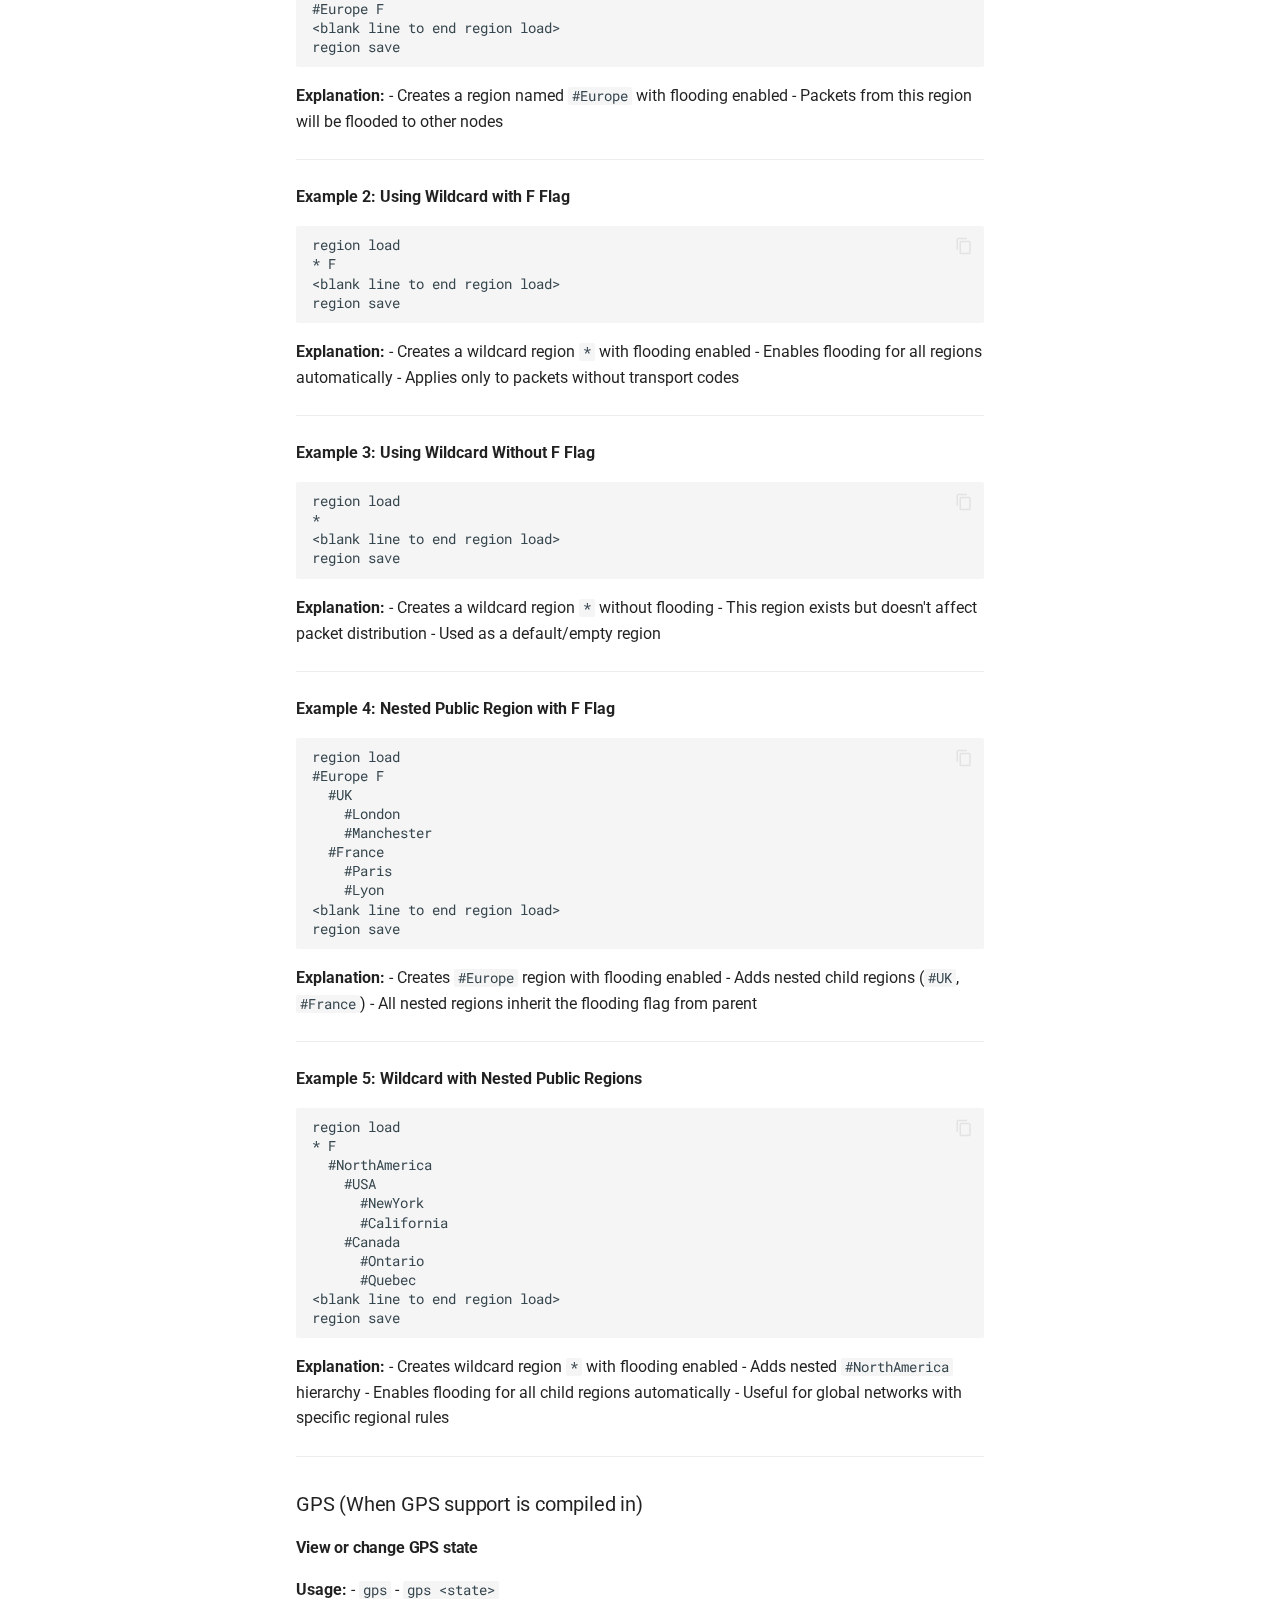
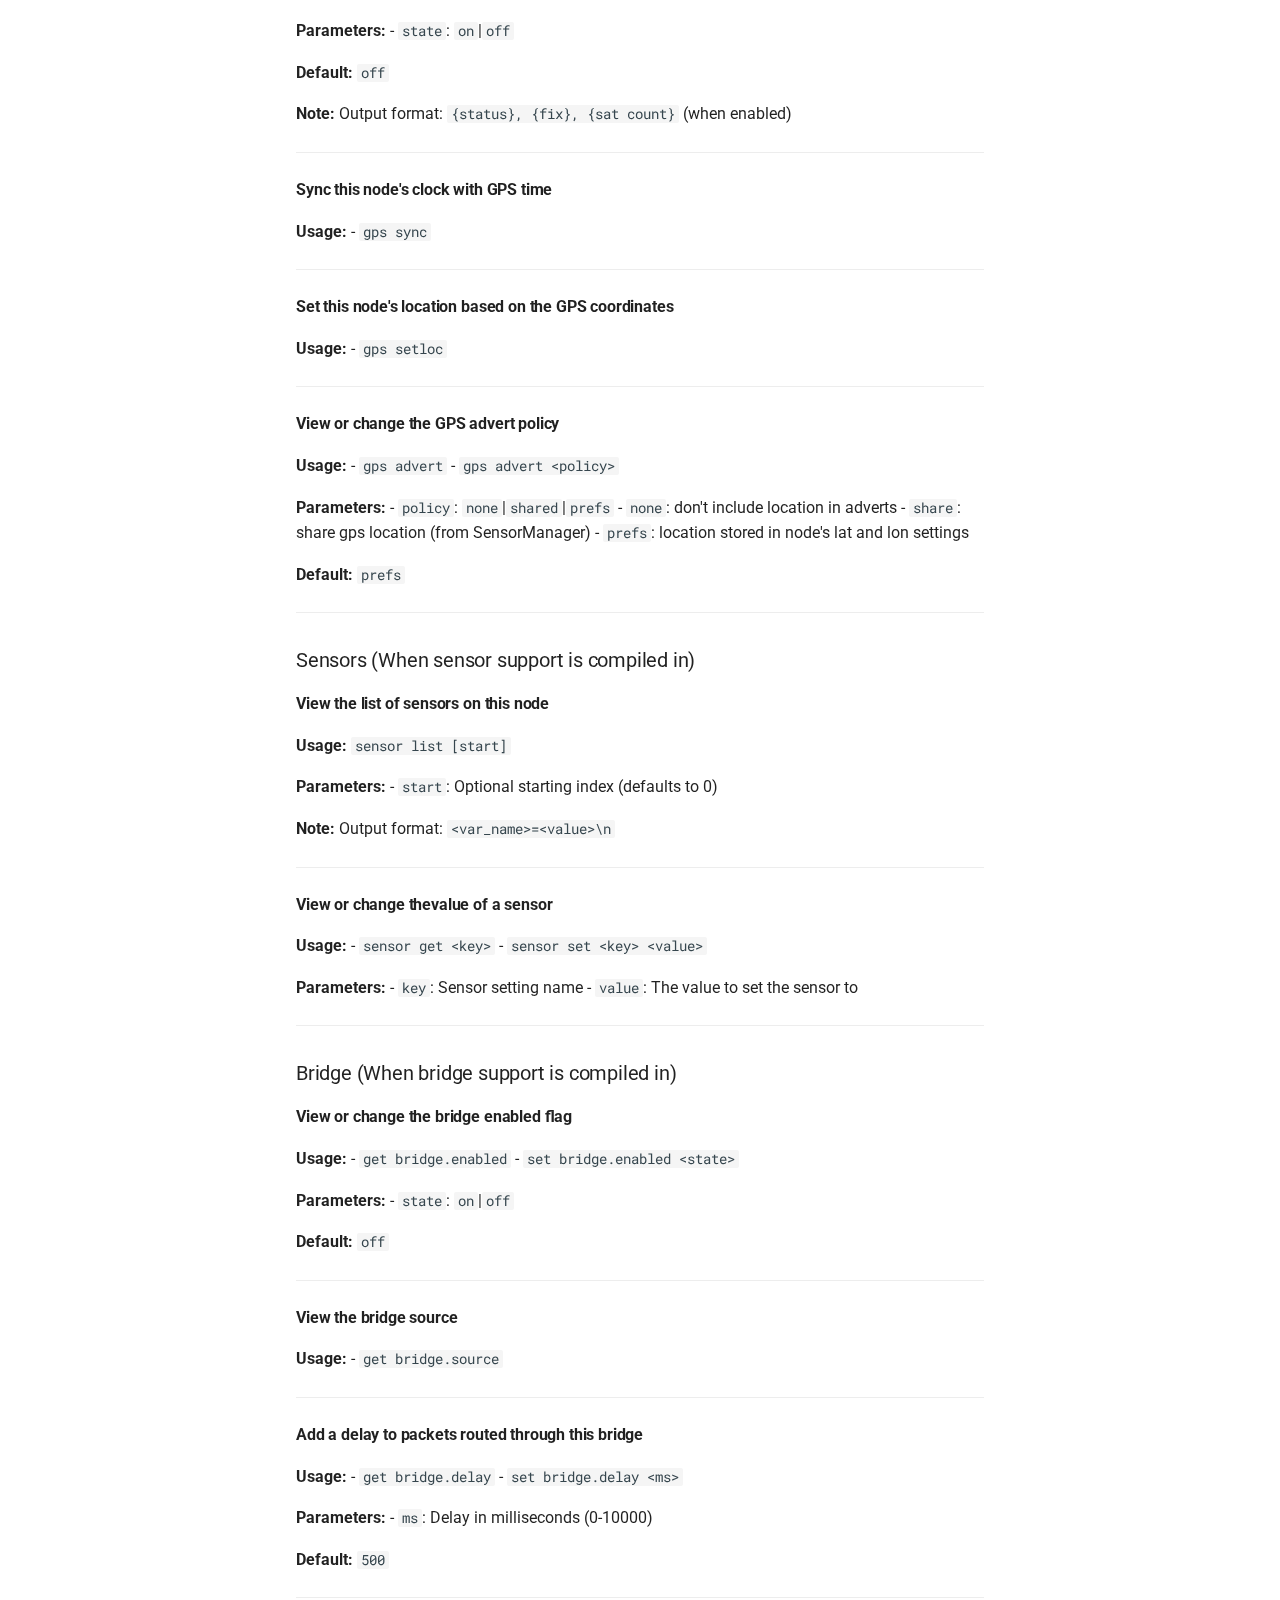
<file: cli_commands/index.html>
<!doctype html>
<html lang="en" class="no-js">
  <head>
    
      <meta charset="utf-8">
      <meta name="viewport" content="width=device-width,initial-scale=1">
      
        <meta name="description" content="Documentation for the open source MeshCore firmware">
      
      
      
        <link rel="canonical" href="https://meshcore-dev.github.io/meshcore/cli_commands/">
      
      
        <link rel="prev" href="..">
      
      
        <link rel="next" href="../companion_protocol/">
      
      
        
      
      
      <link rel="icon" href="../assets/images/favicon.png">
      <meta name="generator" content="mkdocs-1.6.1, mkdocs-material-9.7.1">
    
    
      
        <title>CLI Commands - MeshCore Docs</title>
      
    
    
      <link rel="stylesheet" href="../assets/stylesheets/main.484c7ddc.min.css">
      
      


    
    
      
    
    
      
        
        
        <link rel="preconnect" href="https://fonts.gstatic.com" crossorigin>
        <link rel="stylesheet" href="https://fonts.googleapis.com/css?family=Roboto:300,300i,400,400i,700,700i%7CRoboto+Mono:400,400i,700,700i&display=fallback">
        <style>:root{--md-text-font:"Roboto";--md-code-font:"Roboto Mono"}</style>
      
    
    
      <link rel="stylesheet" href="../_stylesheets/extra.css">
    
    <script>__md_scope=new URL("..",location),__md_hash=e=>[...e].reduce(((e,_)=>(e<<5)-e+_.charCodeAt(0)),0),__md_get=(e,_=localStorage,t=__md_scope)=>JSON.parse(_.getItem(t.pathname+"."+e)),__md_set=(e,_,t=localStorage,a=__md_scope)=>{try{t.setItem(a.pathname+"."+e,JSON.stringify(_))}catch(e){}}</script>
    
      

    
    
  </head>
  
  
    <body dir="ltr">
  
    
    <input class="md-toggle" data-md-toggle="drawer" type="checkbox" id="__drawer" autocomplete="off">
    <input class="md-toggle" data-md-toggle="search" type="checkbox" id="__search" autocomplete="off">
    <label class="md-overlay" for="__drawer"></label>
    <div data-md-component="skip">
      
        
        <a href="#cli-commands" class="md-skip">
          Skip to content
        </a>
      
    </div>
    <div data-md-component="announce">
      
    </div>
    
    
      

  

<header class="md-header md-header--shadow" data-md-component="header">
  <nav class="md-header__inner md-grid" aria-label="Header">
    <a href=".." title="MeshCore Docs" class="md-header__button md-logo" aria-label="MeshCore Docs" data-md-component="logo">
      
  <img src="../_assets/meshcore_tm.svg" alt="logo">

    </a>
    <label class="md-header__button md-icon" for="__drawer">
      
      <svg xmlns="http://www.w3.org/2000/svg" viewBox="0 0 24 24"><path d="M3 6h18v2H3zm0 5h18v2H3zm0 5h18v2H3z"/></svg>
    </label>
    <div class="md-header__title" data-md-component="header-title">
      <div class="md-header__ellipsis">
        <div class="md-header__topic">
          <span class="md-ellipsis">
            MeshCore Docs
          </span>
        </div>
        <div class="md-header__topic" data-md-component="header-topic">
          <span class="md-ellipsis">
            
              CLI Commands
            
          </span>
        </div>
      </div>
    </div>
    
    
      <script>var palette=__md_get("__palette");if(palette&&palette.color){if("(prefers-color-scheme)"===palette.color.media){var media=matchMedia("(prefers-color-scheme: light)"),input=document.querySelector(media.matches?"[data-md-color-media='(prefers-color-scheme: light)']":"[data-md-color-media='(prefers-color-scheme: dark)']");palette.color.media=input.getAttribute("data-md-color-media"),palette.color.scheme=input.getAttribute("data-md-color-scheme"),palette.color.primary=input.getAttribute("data-md-color-primary"),palette.color.accent=input.getAttribute("data-md-color-accent")}for(var[key,value]of Object.entries(palette.color))document.body.setAttribute("data-md-color-"+key,value)}</script>
    
    
    
      
      
        <label class="md-header__button md-icon" for="__search">
          
          <svg xmlns="http://www.w3.org/2000/svg" viewBox="0 0 24 24"><path d="M9.5 3A6.5 6.5 0 0 1 16 9.5c0 1.61-.59 3.09-1.56 4.23l.27.27h.79l5 5-1.5 1.5-5-5v-.79l-.27-.27A6.52 6.52 0 0 1 9.5 16 6.5 6.5 0 0 1 3 9.5 6.5 6.5 0 0 1 9.5 3m0 2C7 5 5 7 5 9.5S7 14 9.5 14 14 12 14 9.5 12 5 9.5 5"/></svg>
        </label>
        <div class="md-search" data-md-component="search" role="dialog">
  <label class="md-search__overlay" for="__search"></label>
  <div class="md-search__inner" role="search">
    <form class="md-search__form" name="search">
      <input type="text" class="md-search__input" name="query" aria-label="Search" placeholder="Search" autocapitalize="off" autocorrect="off" autocomplete="off" spellcheck="false" data-md-component="search-query" required>
      <label class="md-search__icon md-icon" for="__search">
        
        <svg xmlns="http://www.w3.org/2000/svg" viewBox="0 0 24 24"><path d="M9.5 3A6.5 6.5 0 0 1 16 9.5c0 1.61-.59 3.09-1.56 4.23l.27.27h.79l5 5-1.5 1.5-5-5v-.79l-.27-.27A6.52 6.52 0 0 1 9.5 16 6.5 6.5 0 0 1 3 9.5 6.5 6.5 0 0 1 9.5 3m0 2C7 5 5 7 5 9.5S7 14 9.5 14 14 12 14 9.5 12 5 9.5 5"/></svg>
        
        <svg xmlns="http://www.w3.org/2000/svg" viewBox="0 0 24 24"><path d="M20 11v2H8l5.5 5.5-1.42 1.42L4.16 12l7.92-7.92L13.5 5.5 8 11z"/></svg>
      </label>
      <nav class="md-search__options" aria-label="Search">
        
        <button type="reset" class="md-search__icon md-icon" title="Clear" aria-label="Clear" tabindex="-1">
          
          <svg xmlns="http://www.w3.org/2000/svg" viewBox="0 0 24 24"><path d="M19 6.41 17.59 5 12 10.59 6.41 5 5 6.41 10.59 12 5 17.59 6.41 19 12 13.41 17.59 19 19 17.59 13.41 12z"/></svg>
        </button>
      </nav>
      
        <div class="md-search__suggest" data-md-component="search-suggest"></div>
      
    </form>
    <div class="md-search__output">
      <div class="md-search__scrollwrap" tabindex="0" data-md-scrollfix>
        <div class="md-search-result" data-md-component="search-result">
          <div class="md-search-result__meta">
            Initializing search
          </div>
          <ol class="md-search-result__list" role="presentation"></ol>
        </div>
      </div>
    </div>
  </div>
</div>
      
    
    
      <div class="md-header__source">
        <a href="https://github.com/meshcore-dev/meshcore/" title="Go to repository" class="md-source" data-md-component="source">
  <div class="md-source__icon md-icon">
    
    <svg xmlns="http://www.w3.org/2000/svg" viewBox="0 0 448 512"><!--! Font Awesome Free 7.1.0 by @fontawesome - https://fontawesome.com License - https://fontawesome.com/license/free (Icons: CC BY 4.0, Fonts: SIL OFL 1.1, Code: MIT License) Copyright 2025 Fonticons, Inc.--><path d="M439.6 236.1 244 40.5c-5.4-5.5-12.8-8.5-20.4-8.5s-15 3-20.4 8.4L162.5 81l51.5 51.5c27.1-9.1 52.7 16.8 43.4 43.7l49.7 49.7c34.2-11.8 61.2 31 35.5 56.7-26.5 26.5-70.2-2.9-56-37.3L240.3 199v121.9c25.3 12.5 22.3 41.8 9.1 55-6.4 6.4-15.2 10.1-24.3 10.1s-17.8-3.6-24.3-10.1c-17.6-17.6-11.1-46.9 11.2-56v-123c-20.8-8.5-24.6-30.7-18.6-45L142.6 101 8.5 235.1C3 240.6 0 247.9 0 255.5s3 15 8.5 20.4l195.6 195.7c5.4 5.4 12.7 8.4 20.4 8.4s15-3 20.4-8.4l194.7-194.7c5.4-5.4 8.4-12.8 8.4-20.4s-3-15-8.4-20.4"/></svg>
  </div>
  <div class="md-source__repository">
    meshcore-dev/meshcore
  </div>
</a>
      </div>
    
  </nav>
  
</header>
    
    <div class="md-container" data-md-component="container">
      
      
        
          
        
      
      <main class="md-main" data-md-component="main">
        <div class="md-main__inner md-grid">
          
            
              
              <div class="md-sidebar md-sidebar--primary" data-md-component="sidebar" data-md-type="navigation" >
                <div class="md-sidebar__scrollwrap">
                  <div class="md-sidebar__inner">
                    



<nav class="md-nav md-nav--primary" aria-label="Navigation" data-md-level="0">
  <label class="md-nav__title" for="__drawer">
    <a href=".." title="MeshCore Docs" class="md-nav__button md-logo" aria-label="MeshCore Docs" data-md-component="logo">
      
  <img src="../_assets/meshcore_tm.svg" alt="logo">

    </a>
    MeshCore Docs
  </label>
  
    <div class="md-nav__source">
      <a href="https://github.com/meshcore-dev/meshcore/" title="Go to repository" class="md-source" data-md-component="source">
  <div class="md-source__icon md-icon">
    
    <svg xmlns="http://www.w3.org/2000/svg" viewBox="0 0 448 512"><!--! Font Awesome Free 7.1.0 by @fontawesome - https://fontawesome.com License - https://fontawesome.com/license/free (Icons: CC BY 4.0, Fonts: SIL OFL 1.1, Code: MIT License) Copyright 2025 Fonticons, Inc.--><path d="M439.6 236.1 244 40.5c-5.4-5.5-12.8-8.5-20.4-8.5s-15 3-20.4 8.4L162.5 81l51.5 51.5c27.1-9.1 52.7 16.8 43.4 43.7l49.7 49.7c34.2-11.8 61.2 31 35.5 56.7-26.5 26.5-70.2-2.9-56-37.3L240.3 199v121.9c25.3 12.5 22.3 41.8 9.1 55-6.4 6.4-15.2 10.1-24.3 10.1s-17.8-3.6-24.3-10.1c-17.6-17.6-11.1-46.9 11.2-56v-123c-20.8-8.5-24.6-30.7-18.6-45L142.6 101 8.5 235.1C3 240.6 0 247.9 0 255.5s3 15 8.5 20.4l195.6 195.7c5.4 5.4 12.7 8.4 20.4 8.4s15-3 20.4-8.4l194.7-194.7c5.4-5.4 8.4-12.8 8.4-20.4s-3-15-8.4-20.4"/></svg>
  </div>
  <div class="md-source__repository">
    meshcore-dev/meshcore
  </div>
</a>
    </div>
  
  <ul class="md-nav__list" data-md-scrollfix>
    
      
      
  
  
  
  
    <li class="md-nav__item">
      <a href=".." class="md-nav__link">
        
  
  
  <span class="md-ellipsis">
    
  
    Introduction
  

    
  </span>
  
  

      </a>
    </li>
  

    
      
      
  
  
    
  
  
  
    <li class="md-nav__item md-nav__item--active">
      
      <input class="md-nav__toggle md-toggle" type="checkbox" id="__toc">
      
      
        
      
      
        <label class="md-nav__link md-nav__link--active" for="__toc">
          
  
  
  <span class="md-ellipsis">
    
  
    CLI Commands
  

    
  </span>
  
  

          <span class="md-nav__icon md-icon"></span>
        </label>
      
      <a href="./" class="md-nav__link md-nav__link--active">
        
  
  
  <span class="md-ellipsis">
    
  
    CLI Commands
  

    
  </span>
  
  

      </a>
      
        

<nav class="md-nav md-nav--secondary" aria-label="Table of contents">
  
  
  
    
  
  
    <label class="md-nav__title" for="__toc">
      <span class="md-nav__icon md-icon"></span>
      Table of contents
    </label>
    <ul class="md-nav__list" data-md-component="toc" data-md-scrollfix>
      
        <li class="md-nav__item">
  <a href="#navigation" class="md-nav__link">
    <span class="md-ellipsis">
      
        Navigation
      
    </span>
  </a>
  
</li>
      
        <li class="md-nav__item">
  <a href="#operational" class="md-nav__link">
    <span class="md-ellipsis">
      
        Operational
      
    </span>
  </a>
  
    <nav class="md-nav" aria-label="Operational">
      <ul class="md-nav__list">
        
          <li class="md-nav__item">
  <a href="#reboot-the-node" class="md-nav__link">
    <span class="md-ellipsis">
      
        Reboot the node
      
    </span>
  </a>
  
</li>
        
          <li class="md-nav__item">
  <a href="#reset-the-clock-and-reboot" class="md-nav__link">
    <span class="md-ellipsis">
      
        Reset the clock and reboot
      
    </span>
  </a>
  
</li>
        
          <li class="md-nav__item">
  <a href="#sync-the-clock-with-the-remote-device" class="md-nav__link">
    <span class="md-ellipsis">
      
        Sync the clock with the remote device
      
    </span>
  </a>
  
</li>
        
          <li class="md-nav__item">
  <a href="#display-current-time-in-utc" class="md-nav__link">
    <span class="md-ellipsis">
      
        Display current time in UTC
      
    </span>
  </a>
  
</li>
        
          <li class="md-nav__item">
  <a href="#set-the-time-to-a-specific-timestamp" class="md-nav__link">
    <span class="md-ellipsis">
      
        Set the time to a specific timestamp
      
    </span>
  </a>
  
</li>
        
          <li class="md-nav__item">
  <a href="#send-a-flood-advert" class="md-nav__link">
    <span class="md-ellipsis">
      
        Send a flood advert
      
    </span>
  </a>
  
</li>
        
          <li class="md-nav__item">
  <a href="#start-an-over-the-air-ota-firmware-update" class="md-nav__link">
    <span class="md-ellipsis">
      
        Start an Over-The-Air (OTA) firmware update
      
    </span>
  </a>
  
</li>
        
          <li class="md-nav__item">
  <a href="#erasefactory-reset" class="md-nav__link">
    <span class="md-ellipsis">
      
        Erase/Factory Reset
      
    </span>
  </a>
  
</li>
        
      </ul>
    </nav>
  
</li>
      
        <li class="md-nav__item">
  <a href="#neighbors-repeater-only" class="md-nav__link">
    <span class="md-ellipsis">
      
        Neighbors (Repeater Only)
      
    </span>
  </a>
  
    <nav class="md-nav" aria-label="Neighbors (Repeater Only)">
      <ul class="md-nav__list">
        
          <li class="md-nav__item">
  <a href="#list-nearby-neighbors" class="md-nav__link">
    <span class="md-ellipsis">
      
        List nearby neighbors
      
    </span>
  </a>
  
</li>
        
          <li class="md-nav__item">
  <a href="#remove-a-neighbor" class="md-nav__link">
    <span class="md-ellipsis">
      
        Remove a neighbor
      
    </span>
  </a>
  
</li>
        
      </ul>
    </nav>
  
</li>
      
        <li class="md-nav__item">
  <a href="#statistics" class="md-nav__link">
    <span class="md-ellipsis">
      
        Statistics
      
    </span>
  </a>
  
    <nav class="md-nav" aria-label="Statistics">
      <ul class="md-nav__list">
        
          <li class="md-nav__item">
  <a href="#clear-stats" class="md-nav__link">
    <span class="md-ellipsis">
      
        Clear Stats
      
    </span>
  </a>
  
</li>
        
          <li class="md-nav__item">
  <a href="#system-stats-battery-uptime-queue-length-and-debug-flags" class="md-nav__link">
    <span class="md-ellipsis">
      
        System Stats - Battery, Uptime, Queue Length and Debug Flags
      
    </span>
  </a>
  
</li>
        
          <li class="md-nav__item">
  <a href="#radio-stats-noise-floor-last-rssisnr-airtime-receive-errors" class="md-nav__link">
    <span class="md-ellipsis">
      
        Radio Stats - Noise floor, Last RSSI/SNR, Airtime, Receive errors
      
    </span>
  </a>
  
</li>
        
          <li class="md-nav__item">
  <a href="#packet-stats-packet-counters-received-sent" class="md-nav__link">
    <span class="md-ellipsis">
      
        Packet stats - Packet counters: Received, Sent
      
    </span>
  </a>
  
</li>
        
      </ul>
    </nav>
  
</li>
      
        <li class="md-nav__item">
  <a href="#logging" class="md-nav__link">
    <span class="md-ellipsis">
      
        Logging
      
    </span>
  </a>
  
    <nav class="md-nav" aria-label="Logging">
      <ul class="md-nav__list">
        
          <li class="md-nav__item">
  <a href="#begin-capture-of-rx-log-to-node-storage" class="md-nav__link">
    <span class="md-ellipsis">
      
        Begin capture of rx log to node storage
      
    </span>
  </a>
  
</li>
        
          <li class="md-nav__item">
  <a href="#end-capture-of-rx-log-to-node-sotrage" class="md-nav__link">
    <span class="md-ellipsis">
      
        End capture of rx log to node sotrage
      
    </span>
  </a>
  
</li>
        
          <li class="md-nav__item">
  <a href="#erase-captured-log" class="md-nav__link">
    <span class="md-ellipsis">
      
        Erase captured log
      
    </span>
  </a>
  
</li>
        
          <li class="md-nav__item">
  <a href="#print-the-captured-log-to-the-serial-terminal" class="md-nav__link">
    <span class="md-ellipsis">
      
        Print the captured log to the serial terminal
      
    </span>
  </a>
  
</li>
        
      </ul>
    </nav>
  
</li>
      
        <li class="md-nav__item">
  <a href="#info" class="md-nav__link">
    <span class="md-ellipsis">
      
        Info
      
    </span>
  </a>
  
    <nav class="md-nav" aria-label="Info">
      <ul class="md-nav__list">
        
          <li class="md-nav__item">
  <a href="#get-the-version" class="md-nav__link">
    <span class="md-ellipsis">
      
        Get the Version
      
    </span>
  </a>
  
</li>
        
          <li class="md-nav__item">
  <a href="#show-the-hardware-name" class="md-nav__link">
    <span class="md-ellipsis">
      
        Show the hardware name
      
    </span>
  </a>
  
</li>
        
      </ul>
    </nav>
  
</li>
      
        <li class="md-nav__item">
  <a href="#configuration" class="md-nav__link">
    <span class="md-ellipsis">
      
        Configuration
      
    </span>
  </a>
  
    <nav class="md-nav" aria-label="Configuration">
      <ul class="md-nav__list">
        
          <li class="md-nav__item">
  <a href="#radio" class="md-nav__link">
    <span class="md-ellipsis">
      
        Radio
      
    </span>
  </a>
  
    <nav class="md-nav" aria-label="Radio">
      <ul class="md-nav__list">
        
          <li class="md-nav__item">
  <a href="#view-or-change-this-nodes-radio-parameters" class="md-nav__link">
    <span class="md-ellipsis">
      
        View or change this node's radio parameters
      
    </span>
  </a>
  
</li>
        
          <li class="md-nav__item">
  <a href="#view-or-change-this-nodes-transmit-power" class="md-nav__link">
    <span class="md-ellipsis">
      
        View or change this node's transmit power
      
    </span>
  </a>
  
</li>
        
          <li class="md-nav__item">
  <a href="#change-the-radio-parameters-for-a-set-duration" class="md-nav__link">
    <span class="md-ellipsis">
      
        Change the radio parameters for a set duration
      
    </span>
  </a>
  
</li>
        
          <li class="md-nav__item">
  <a href="#view-or-change-this-nodes-frequency" class="md-nav__link">
    <span class="md-ellipsis">
      
        View or change this node's frequency
      
    </span>
  </a>
  
</li>
        
      </ul>
    </nav>
  
</li>
        
          <li class="md-nav__item">
  <a href="#system" class="md-nav__link">
    <span class="md-ellipsis">
      
        System
      
    </span>
  </a>
  
    <nav class="md-nav" aria-label="System">
      <ul class="md-nav__list">
        
          <li class="md-nav__item">
  <a href="#view-or-change-this-nodes-name" class="md-nav__link">
    <span class="md-ellipsis">
      
        View or change this node's name
      
    </span>
  </a>
  
</li>
        
          <li class="md-nav__item">
  <a href="#view-or-change-this-nodes-latitude" class="md-nav__link">
    <span class="md-ellipsis">
      
        View or change this node's latitude
      
    </span>
  </a>
  
</li>
        
          <li class="md-nav__item">
  <a href="#view-or-change-this-nodes-longitude" class="md-nav__link">
    <span class="md-ellipsis">
      
        View or change this node's longitude
      
    </span>
  </a>
  
</li>
        
          <li class="md-nav__item">
  <a href="#view-or-change-this-nodes-identity-private-key" class="md-nav__link">
    <span class="md-ellipsis">
      
        View or change this node's identity (Private Key)
      
    </span>
  </a>
  
</li>
        
          <li class="md-nav__item">
  <a href="#view-or-change-this-nodes-admin-password" class="md-nav__link">
    <span class="md-ellipsis">
      
        View or change this node's admin password
      
    </span>
  </a>
  
</li>
        
          <li class="md-nav__item">
  <a href="#view-or-change-this-nodes-guest-password" class="md-nav__link">
    <span class="md-ellipsis">
      
        View or change this node's guest password
      
    </span>
  </a>
  
</li>
        
          <li class="md-nav__item">
  <a href="#view-or-change-this-nodes-owner-info" class="md-nav__link">
    <span class="md-ellipsis">
      
        View or change this node's owner info
      
    </span>
  </a>
  
</li>
        
          <li class="md-nav__item">
  <a href="#fine-tune-the-battery-reading" class="md-nav__link">
    <span class="md-ellipsis">
      
        Fine-tune the battery reading
      
    </span>
  </a>
  
</li>
        
          <li class="md-nav__item">
  <a href="#view-or-change-this-nodes-power-saving-flag-repeater-only" class="md-nav__link">
    <span class="md-ellipsis">
      
        View or change this node's power saving flag (Repeater Only)
      
    </span>
  </a>
  
</li>
        
      </ul>
    </nav>
  
</li>
        
          <li class="md-nav__item">
  <a href="#routing" class="md-nav__link">
    <span class="md-ellipsis">
      
        Routing
      
    </span>
  </a>
  
    <nav class="md-nav" aria-label="Routing">
      <ul class="md-nav__list">
        
          <li class="md-nav__item">
  <a href="#view-or-change-this-nodes-repeat-flag" class="md-nav__link">
    <span class="md-ellipsis">
      
        View or change this node's repeat flag
      
    </span>
  </a>
  
</li>
        
          <li class="md-nav__item">
  <a href="#view-or-change-the-retransmit-delay-factor-for-flood-traffic" class="md-nav__link">
    <span class="md-ellipsis">
      
        View or change the retransmit delay factor for flood traffic
      
    </span>
  </a>
  
</li>
        
          <li class="md-nav__item">
  <a href="#view-or-change-the-retransmit-delay-factor-for-direct-traffic" class="md-nav__link">
    <span class="md-ellipsis">
      
        View or change the retransmit delay factor for direct traffic
      
    </span>
  </a>
  
</li>
        
          <li class="md-nav__item">
  <a href="#experimental-view-or-change-the-processing-delay-for-received-traffic" class="md-nav__link">
    <span class="md-ellipsis">
      
        [Experimental] View or change the processing delay for received traffic
      
    </span>
  </a>
  
</li>
        
          <li class="md-nav__item">
  <a href="#view-or-change-the-airtime-factor-duty-cycle-limit" class="md-nav__link">
    <span class="md-ellipsis">
      
        View or change the airtime factor (duty cycle limit)
      
    </span>
  </a>
  
</li>
        
          <li class="md-nav__item">
  <a href="#view-or-change-the-local-interference-threshold" class="md-nav__link">
    <span class="md-ellipsis">
      
        View or change the local interference threshold
      
    </span>
  </a>
  
</li>
        
          <li class="md-nav__item">
  <a href="#view-or-change-the-agc-reset-interval" class="md-nav__link">
    <span class="md-ellipsis">
      
        View or change the AGC Reset Interval
      
    </span>
  </a>
  
</li>
        
          <li class="md-nav__item">
  <a href="#enable-or-disable-multi-acks-support" class="md-nav__link">
    <span class="md-ellipsis">
      
        Enable or disable Multi-Acks support
      
    </span>
  </a>
  
</li>
        
          <li class="md-nav__item">
  <a href="#view-or-change-the-flood-advert-interval" class="md-nav__link">
    <span class="md-ellipsis">
      
        View or change the flood advert interval
      
    </span>
  </a>
  
</li>
        
          <li class="md-nav__item">
  <a href="#view-or-change-the-zero-hop-advert-interval" class="md-nav__link">
    <span class="md-ellipsis">
      
        View or change the zero-hop advert interval
      
    </span>
  </a>
  
</li>
        
          <li class="md-nav__item">
  <a href="#limit-the-number-of-hops-for-a-flood-message" class="md-nav__link">
    <span class="md-ellipsis">
      
        Limit the number of hops for a flood message
      
    </span>
  </a>
  
</li>
        
      </ul>
    </nav>
  
</li>
        
          <li class="md-nav__item">
  <a href="#acl" class="md-nav__link">
    <span class="md-ellipsis">
      
        ACL
      
    </span>
  </a>
  
    <nav class="md-nav" aria-label="ACL">
      <ul class="md-nav__list">
        
          <li class="md-nav__item">
  <a href="#add-update-or-remove-permissions-for-a-companion" class="md-nav__link">
    <span class="md-ellipsis">
      
        Add, update or remove permissions for a companion
      
    </span>
  </a>
  
</li>
        
          <li class="md-nav__item">
  <a href="#view-the-current-acl" class="md-nav__link">
    <span class="md-ellipsis">
      
        View the current ACL
      
    </span>
  </a>
  
</li>
        
          <li class="md-nav__item">
  <a href="#view-or-change-this-room-servers-read-only-flag" class="md-nav__link">
    <span class="md-ellipsis">
      
        View or change this room server's 'read-only' flag
      
    </span>
  </a>
  
</li>
        
      </ul>
    </nav>
  
</li>
        
          <li class="md-nav__item">
  <a href="#region-management-v110" class="md-nav__link">
    <span class="md-ellipsis">
      
        Region Management (v1.10.+)
      
    </span>
  </a>
  
    <nav class="md-nav" aria-label="Region Management (v1.10.+)">
      <ul class="md-nav__list">
        
          <li class="md-nav__item">
  <a href="#bulk-load-region-lists" class="md-nav__link">
    <span class="md-ellipsis">
      
        Bulk-load region lists
      
    </span>
  </a>
  
</li>
        
          <li class="md-nav__item">
  <a href="#save-any-changes-to-regions-made-since-reboot" class="md-nav__link">
    <span class="md-ellipsis">
      
        Save any changes to regions made since reboot
      
    </span>
  </a>
  
</li>
        
          <li class="md-nav__item">
  <a href="#allow-a-region" class="md-nav__link">
    <span class="md-ellipsis">
      
        Allow a region
      
    </span>
  </a>
  
</li>
        
          <li class="md-nav__item">
  <a href="#block-a-region" class="md-nav__link">
    <span class="md-ellipsis">
      
        Block a region
      
    </span>
  </a>
  
</li>
        
          <li class="md-nav__item">
  <a href="#show-information-for-a-region" class="md-nav__link">
    <span class="md-ellipsis">
      
        Show information for a region
      
    </span>
  </a>
  
</li>
        
          <li class="md-nav__item">
  <a href="#view-or-change-the-home-region-for-this-node" class="md-nav__link">
    <span class="md-ellipsis">
      
        View or change the home region for this node
      
    </span>
  </a>
  
</li>
        
          <li class="md-nav__item">
  <a href="#create-a-new-region" class="md-nav__link">
    <span class="md-ellipsis">
      
        Create a new region
      
    </span>
  </a>
  
</li>
        
          <li class="md-nav__item">
  <a href="#remove-a-region" class="md-nav__link">
    <span class="md-ellipsis">
      
        Remove a region
      
    </span>
  </a>
  
</li>
        
          <li class="md-nav__item">
  <a href="#view-all-regions" class="md-nav__link">
    <span class="md-ellipsis">
      
        View all regions
      
    </span>
  </a>
  
</li>
        
          <li class="md-nav__item">
  <a href="#dump-all-defined-regions-and-flood-permissions" class="md-nav__link">
    <span class="md-ellipsis">
      
        Dump all defined regions and flood permissions
      
    </span>
  </a>
  
</li>
        
      </ul>
    </nav>
  
</li>
        
          <li class="md-nav__item">
  <a href="#region-examples" class="md-nav__link">
    <span class="md-ellipsis">
      
        Region Examples
      
    </span>
  </a>
  
</li>
        
          <li class="md-nav__item">
  <a href="#gps-when-gps-support-is-compiled-in" class="md-nav__link">
    <span class="md-ellipsis">
      
        GPS (When GPS support is compiled in)
      
    </span>
  </a>
  
    <nav class="md-nav" aria-label="GPS (When GPS support is compiled in)">
      <ul class="md-nav__list">
        
          <li class="md-nav__item">
  <a href="#view-or-change-gps-state" class="md-nav__link">
    <span class="md-ellipsis">
      
        View or change GPS state
      
    </span>
  </a>
  
</li>
        
          <li class="md-nav__item">
  <a href="#sync-this-nodes-clock-with-gps-time" class="md-nav__link">
    <span class="md-ellipsis">
      
        Sync this node's clock with GPS time
      
    </span>
  </a>
  
</li>
        
          <li class="md-nav__item">
  <a href="#set-this-nodes-location-based-on-the-gps-coordinates" class="md-nav__link">
    <span class="md-ellipsis">
      
        Set this node's location based on the GPS coordinates
      
    </span>
  </a>
  
</li>
        
          <li class="md-nav__item">
  <a href="#view-or-change-the-gps-advert-policy" class="md-nav__link">
    <span class="md-ellipsis">
      
        View or change the GPS advert policy
      
    </span>
  </a>
  
</li>
        
      </ul>
    </nav>
  
</li>
        
          <li class="md-nav__item">
  <a href="#sensors-when-sensor-support-is-compiled-in" class="md-nav__link">
    <span class="md-ellipsis">
      
        Sensors (When sensor support is compiled in)
      
    </span>
  </a>
  
    <nav class="md-nav" aria-label="Sensors (When sensor support is compiled in)">
      <ul class="md-nav__list">
        
          <li class="md-nav__item">
  <a href="#view-the-list-of-sensors-on-this-node" class="md-nav__link">
    <span class="md-ellipsis">
      
        View the list of sensors on this node
      
    </span>
  </a>
  
</li>
        
          <li class="md-nav__item">
  <a href="#view-or-change-thevalue-of-a-sensor" class="md-nav__link">
    <span class="md-ellipsis">
      
        View or change thevalue of a sensor
      
    </span>
  </a>
  
</li>
        
      </ul>
    </nav>
  
</li>
        
          <li class="md-nav__item">
  <a href="#bridge-when-bridge-support-is-compiled-in" class="md-nav__link">
    <span class="md-ellipsis">
      
        Bridge (When bridge support is compiled in)
      
    </span>
  </a>
  
    <nav class="md-nav" aria-label="Bridge (When bridge support is compiled in)">
      <ul class="md-nav__list">
        
          <li class="md-nav__item">
  <a href="#view-or-change-the-bridge-enabled-flag" class="md-nav__link">
    <span class="md-ellipsis">
      
        View or change the bridge enabled flag
      
    </span>
  </a>
  
</li>
        
          <li class="md-nav__item">
  <a href="#view-the-bridge-source" class="md-nav__link">
    <span class="md-ellipsis">
      
        View the bridge source
      
    </span>
  </a>
  
</li>
        
          <li class="md-nav__item">
  <a href="#add-a-delay-to-packets-routed-through-this-bridge" class="md-nav__link">
    <span class="md-ellipsis">
      
        Add a delay to packets routed through this bridge
      
    </span>
  </a>
  
</li>
        
          <li class="md-nav__item">
  <a href="#view-or-change-the-source-of-packets-bridged-to-the-external-interface" class="md-nav__link">
    <span class="md-ellipsis">
      
        View or change the source of packets bridged to the external interface
      
    </span>
  </a>
  
</li>
        
          <li class="md-nav__item">
  <a href="#view-or-change-the-speed-of-the-bridge-rs-232-only" class="md-nav__link">
    <span class="md-ellipsis">
      
        View or change the speed of the bridge (RS-232 only)
      
    </span>
  </a>
  
</li>
        
          <li class="md-nav__item">
  <a href="#view-or-change-the-channel-used-for-bridging-espnow-only" class="md-nav__link">
    <span class="md-ellipsis">
      
        View or change the channel used for bridging (ESPNow only)
      
    </span>
  </a>
  
</li>
        
          <li class="md-nav__item">
  <a href="#set-the-esp-now-secret" class="md-nav__link">
    <span class="md-ellipsis">
      
        Set the ESP-Now secret
      
    </span>
  </a>
  
</li>
        
      </ul>
    </nav>
  
</li>
        
      </ul>
    </nav>
  
</li>
      
    </ul>
  
</nav>
      
    </li>
  

    
      
      
  
  
  
  
    <li class="md-nav__item">
      <a href="../companion_protocol/" class="md-nav__link">
        
  
  
  <span class="md-ellipsis">
    
  
    Companion Protocol
  

    
  </span>
  
  

      </a>
    </li>
  

    
      
      
  
  
  
  
    <li class="md-nav__item">
      <a href="../docs/" class="md-nav__link">
        
  
  
  <span class="md-ellipsis">
    
  
    Local Documentation
  

    
  </span>
  
  

      </a>
    </li>
  

    
      
      
  
  
  
  
    <li class="md-nav__item">
      <a href="../faq/" class="md-nav__link">
        
  
  
  <span class="md-ellipsis">
    
  
    Frequently Asked Questions
  

    
  </span>
  
  

      </a>
    </li>
  

    
      
      
  
  
  
  
    <li class="md-nav__item">
      <a href="../kiss_modem_protocol/" class="md-nav__link">
        
  
  
  <span class="md-ellipsis">
    
  
    MeshCore KISS Modem Protocol
  

    
  </span>
  
  

      </a>
    </li>
  

    
      
      
  
  
  
  
    <li class="md-nav__item">
      <a href="../nrf52_power_management/" class="md-nav__link">
        
  
  
  <span class="md-ellipsis">
    
  
    nRF52 Power Management
  

    
  </span>
  
  

      </a>
    </li>
  

    
      
      
  
  
  
  
    <li class="md-nav__item">
      <a href="../packet_format/" class="md-nav__link">
        
  
  
  <span class="md-ellipsis">
    
  
    Packet Format
  

    
  </span>
  
  

      </a>
    </li>
  

    
      
      
  
  
  
  
    <li class="md-nav__item">
      <a href="../payloads/" class="md-nav__link">
        
  
  
  <span class="md-ellipsis">
    
  
    Payload Format
  

    
  </span>
  
  

      </a>
    </li>
  

    
      
      
  
  
  
  
    <li class="md-nav__item">
      <a href="../qr_codes/" class="md-nav__link">
        
  
  
  <span class="md-ellipsis">
    
  
    QR Codes
  

    
  </span>
  
  

      </a>
    </li>
  

    
      
      
  
  
  
  
    <li class="md-nav__item">
      <a href="../stats_binary_frames/" class="md-nav__link">
        
  
  
  <span class="md-ellipsis">
    
  
    Stats Binary Frame Structures
  

    
  </span>
  
  

      </a>
    </li>
  

    
      
      
  
  
  
  
    <li class="md-nav__item">
      <a href="../terminal_chat_cli/" class="md-nav__link">
        
  
  
  <span class="md-ellipsis">
    
  
    Terminal Chat CLI
  

    
  </span>
  
  

      </a>
    </li>
  

    
  </ul>
</nav>
                  </div>
                </div>
              </div>
            
            
              
              <div class="md-sidebar md-sidebar--secondary" data-md-component="sidebar" data-md-type="toc" >
                <div class="md-sidebar__scrollwrap">
                  <div class="md-sidebar__inner">
                    

<nav class="md-nav md-nav--secondary" aria-label="Table of contents">
  
  
  
    
  
  
    <label class="md-nav__title" for="__toc">
      <span class="md-nav__icon md-icon"></span>
      Table of contents
    </label>
    <ul class="md-nav__list" data-md-component="toc" data-md-scrollfix>
      
        <li class="md-nav__item">
  <a href="#navigation" class="md-nav__link">
    <span class="md-ellipsis">
      
        Navigation
      
    </span>
  </a>
  
</li>
      
        <li class="md-nav__item">
  <a href="#operational" class="md-nav__link">
    <span class="md-ellipsis">
      
        Operational
      
    </span>
  </a>
  
    <nav class="md-nav" aria-label="Operational">
      <ul class="md-nav__list">
        
          <li class="md-nav__item">
  <a href="#reboot-the-node" class="md-nav__link">
    <span class="md-ellipsis">
      
        Reboot the node
      
    </span>
  </a>
  
</li>
        
          <li class="md-nav__item">
  <a href="#reset-the-clock-and-reboot" class="md-nav__link">
    <span class="md-ellipsis">
      
        Reset the clock and reboot
      
    </span>
  </a>
  
</li>
        
          <li class="md-nav__item">
  <a href="#sync-the-clock-with-the-remote-device" class="md-nav__link">
    <span class="md-ellipsis">
      
        Sync the clock with the remote device
      
    </span>
  </a>
  
</li>
        
          <li class="md-nav__item">
  <a href="#display-current-time-in-utc" class="md-nav__link">
    <span class="md-ellipsis">
      
        Display current time in UTC
      
    </span>
  </a>
  
</li>
        
          <li class="md-nav__item">
  <a href="#set-the-time-to-a-specific-timestamp" class="md-nav__link">
    <span class="md-ellipsis">
      
        Set the time to a specific timestamp
      
    </span>
  </a>
  
</li>
        
          <li class="md-nav__item">
  <a href="#send-a-flood-advert" class="md-nav__link">
    <span class="md-ellipsis">
      
        Send a flood advert
      
    </span>
  </a>
  
</li>
        
          <li class="md-nav__item">
  <a href="#start-an-over-the-air-ota-firmware-update" class="md-nav__link">
    <span class="md-ellipsis">
      
        Start an Over-The-Air (OTA) firmware update
      
    </span>
  </a>
  
</li>
        
          <li class="md-nav__item">
  <a href="#erasefactory-reset" class="md-nav__link">
    <span class="md-ellipsis">
      
        Erase/Factory Reset
      
    </span>
  </a>
  
</li>
        
      </ul>
    </nav>
  
</li>
      
        <li class="md-nav__item">
  <a href="#neighbors-repeater-only" class="md-nav__link">
    <span class="md-ellipsis">
      
        Neighbors (Repeater Only)
      
    </span>
  </a>
  
    <nav class="md-nav" aria-label="Neighbors (Repeater Only)">
      <ul class="md-nav__list">
        
          <li class="md-nav__item">
  <a href="#list-nearby-neighbors" class="md-nav__link">
    <span class="md-ellipsis">
      
        List nearby neighbors
      
    </span>
  </a>
  
</li>
        
          <li class="md-nav__item">
  <a href="#remove-a-neighbor" class="md-nav__link">
    <span class="md-ellipsis">
      
        Remove a neighbor
      
    </span>
  </a>
  
</li>
        
      </ul>
    </nav>
  
</li>
      
        <li class="md-nav__item">
  <a href="#statistics" class="md-nav__link">
    <span class="md-ellipsis">
      
        Statistics
      
    </span>
  </a>
  
    <nav class="md-nav" aria-label="Statistics">
      <ul class="md-nav__list">
        
          <li class="md-nav__item">
  <a href="#clear-stats" class="md-nav__link">
    <span class="md-ellipsis">
      
        Clear Stats
      
    </span>
  </a>
  
</li>
        
          <li class="md-nav__item">
  <a href="#system-stats-battery-uptime-queue-length-and-debug-flags" class="md-nav__link">
    <span class="md-ellipsis">
      
        System Stats - Battery, Uptime, Queue Length and Debug Flags
      
    </span>
  </a>
  
</li>
        
          <li class="md-nav__item">
  <a href="#radio-stats-noise-floor-last-rssisnr-airtime-receive-errors" class="md-nav__link">
    <span class="md-ellipsis">
      
        Radio Stats - Noise floor, Last RSSI/SNR, Airtime, Receive errors
      
    </span>
  </a>
  
</li>
        
          <li class="md-nav__item">
  <a href="#packet-stats-packet-counters-received-sent" class="md-nav__link">
    <span class="md-ellipsis">
      
        Packet stats - Packet counters: Received, Sent
      
    </span>
  </a>
  
</li>
        
      </ul>
    </nav>
  
</li>
      
        <li class="md-nav__item">
  <a href="#logging" class="md-nav__link">
    <span class="md-ellipsis">
      
        Logging
      
    </span>
  </a>
  
    <nav class="md-nav" aria-label="Logging">
      <ul class="md-nav__list">
        
          <li class="md-nav__item">
  <a href="#begin-capture-of-rx-log-to-node-storage" class="md-nav__link">
    <span class="md-ellipsis">
      
        Begin capture of rx log to node storage
      
    </span>
  </a>
  
</li>
        
          <li class="md-nav__item">
  <a href="#end-capture-of-rx-log-to-node-sotrage" class="md-nav__link">
    <span class="md-ellipsis">
      
        End capture of rx log to node sotrage
      
    </span>
  </a>
  
</li>
        
          <li class="md-nav__item">
  <a href="#erase-captured-log" class="md-nav__link">
    <span class="md-ellipsis">
      
        Erase captured log
      
    </span>
  </a>
  
</li>
        
          <li class="md-nav__item">
  <a href="#print-the-captured-log-to-the-serial-terminal" class="md-nav__link">
    <span class="md-ellipsis">
      
        Print the captured log to the serial terminal
      
    </span>
  </a>
  
</li>
        
      </ul>
    </nav>
  
</li>
      
        <li class="md-nav__item">
  <a href="#info" class="md-nav__link">
    <span class="md-ellipsis">
      
        Info
      
    </span>
  </a>
  
    <nav class="md-nav" aria-label="Info">
      <ul class="md-nav__list">
        
          <li class="md-nav__item">
  <a href="#get-the-version" class="md-nav__link">
    <span class="md-ellipsis">
      
        Get the Version
      
    </span>
  </a>
  
</li>
        
          <li class="md-nav__item">
  <a href="#show-the-hardware-name" class="md-nav__link">
    <span class="md-ellipsis">
      
        Show the hardware name
      
    </span>
  </a>
  
</li>
        
      </ul>
    </nav>
  
</li>
      
        <li class="md-nav__item">
  <a href="#configuration" class="md-nav__link">
    <span class="md-ellipsis">
      
        Configuration
      
    </span>
  </a>
  
    <nav class="md-nav" aria-label="Configuration">
      <ul class="md-nav__list">
        
          <li class="md-nav__item">
  <a href="#radio" class="md-nav__link">
    <span class="md-ellipsis">
      
        Radio
      
    </span>
  </a>
  
    <nav class="md-nav" aria-label="Radio">
      <ul class="md-nav__list">
        
          <li class="md-nav__item">
  <a href="#view-or-change-this-nodes-radio-parameters" class="md-nav__link">
    <span class="md-ellipsis">
      
        View or change this node's radio parameters
      
    </span>
  </a>
  
</li>
        
          <li class="md-nav__item">
  <a href="#view-or-change-this-nodes-transmit-power" class="md-nav__link">
    <span class="md-ellipsis">
      
        View or change this node's transmit power
      
    </span>
  </a>
  
</li>
        
          <li class="md-nav__item">
  <a href="#change-the-radio-parameters-for-a-set-duration" class="md-nav__link">
    <span class="md-ellipsis">
      
        Change the radio parameters for a set duration
      
    </span>
  </a>
  
</li>
        
          <li class="md-nav__item">
  <a href="#view-or-change-this-nodes-frequency" class="md-nav__link">
    <span class="md-ellipsis">
      
        View or change this node's frequency
      
    </span>
  </a>
  
</li>
        
      </ul>
    </nav>
  
</li>
        
          <li class="md-nav__item">
  <a href="#system" class="md-nav__link">
    <span class="md-ellipsis">
      
        System
      
    </span>
  </a>
  
    <nav class="md-nav" aria-label="System">
      <ul class="md-nav__list">
        
          <li class="md-nav__item">
  <a href="#view-or-change-this-nodes-name" class="md-nav__link">
    <span class="md-ellipsis">
      
        View or change this node's name
      
    </span>
  </a>
  
</li>
        
          <li class="md-nav__item">
  <a href="#view-or-change-this-nodes-latitude" class="md-nav__link">
    <span class="md-ellipsis">
      
        View or change this node's latitude
      
    </span>
  </a>
  
</li>
        
          <li class="md-nav__item">
  <a href="#view-or-change-this-nodes-longitude" class="md-nav__link">
    <span class="md-ellipsis">
      
        View or change this node's longitude
      
    </span>
  </a>
  
</li>
        
          <li class="md-nav__item">
  <a href="#view-or-change-this-nodes-identity-private-key" class="md-nav__link">
    <span class="md-ellipsis">
      
        View or change this node's identity (Private Key)
      
    </span>
  </a>
  
</li>
        
          <li class="md-nav__item">
  <a href="#view-or-change-this-nodes-admin-password" class="md-nav__link">
    <span class="md-ellipsis">
      
        View or change this node's admin password
      
    </span>
  </a>
  
</li>
        
          <li class="md-nav__item">
  <a href="#view-or-change-this-nodes-guest-password" class="md-nav__link">
    <span class="md-ellipsis">
      
        View or change this node's guest password
      
    </span>
  </a>
  
</li>
        
          <li class="md-nav__item">
  <a href="#view-or-change-this-nodes-owner-info" class="md-nav__link">
    <span class="md-ellipsis">
      
        View or change this node's owner info
      
    </span>
  </a>
  
</li>
        
          <li class="md-nav__item">
  <a href="#fine-tune-the-battery-reading" class="md-nav__link">
    <span class="md-ellipsis">
      
        Fine-tune the battery reading
      
    </span>
  </a>
  
</li>
        
          <li class="md-nav__item">
  <a href="#view-or-change-this-nodes-power-saving-flag-repeater-only" class="md-nav__link">
    <span class="md-ellipsis">
      
        View or change this node's power saving flag (Repeater Only)
      
    </span>
  </a>
  
</li>
        
      </ul>
    </nav>
  
</li>
        
          <li class="md-nav__item">
  <a href="#routing" class="md-nav__link">
    <span class="md-ellipsis">
      
        Routing
      
    </span>
  </a>
  
    <nav class="md-nav" aria-label="Routing">
      <ul class="md-nav__list">
        
          <li class="md-nav__item">
  <a href="#view-or-change-this-nodes-repeat-flag" class="md-nav__link">
    <span class="md-ellipsis">
      
        View or change this node's repeat flag
      
    </span>
  </a>
  
</li>
        
          <li class="md-nav__item">
  <a href="#view-or-change-the-retransmit-delay-factor-for-flood-traffic" class="md-nav__link">
    <span class="md-ellipsis">
      
        View or change the retransmit delay factor for flood traffic
      
    </span>
  </a>
  
</li>
        
          <li class="md-nav__item">
  <a href="#view-or-change-the-retransmit-delay-factor-for-direct-traffic" class="md-nav__link">
    <span class="md-ellipsis">
      
        View or change the retransmit delay factor for direct traffic
      
    </span>
  </a>
  
</li>
        
          <li class="md-nav__item">
  <a href="#experimental-view-or-change-the-processing-delay-for-received-traffic" class="md-nav__link">
    <span class="md-ellipsis">
      
        [Experimental] View or change the processing delay for received traffic
      
    </span>
  </a>
  
</li>
        
          <li class="md-nav__item">
  <a href="#view-or-change-the-airtime-factor-duty-cycle-limit" class="md-nav__link">
    <span class="md-ellipsis">
      
        View or change the airtime factor (duty cycle limit)
      
    </span>
  </a>
  
</li>
        
          <li class="md-nav__item">
  <a href="#view-or-change-the-local-interference-threshold" class="md-nav__link">
    <span class="md-ellipsis">
      
        View or change the local interference threshold
      
    </span>
  </a>
  
</li>
        
          <li class="md-nav__item">
  <a href="#view-or-change-the-agc-reset-interval" class="md-nav__link">
    <span class="md-ellipsis">
      
        View or change the AGC Reset Interval
      
    </span>
  </a>
  
</li>
        
          <li class="md-nav__item">
  <a href="#enable-or-disable-multi-acks-support" class="md-nav__link">
    <span class="md-ellipsis">
      
        Enable or disable Multi-Acks support
      
    </span>
  </a>
  
</li>
        
          <li class="md-nav__item">
  <a href="#view-or-change-the-flood-advert-interval" class="md-nav__link">
    <span class="md-ellipsis">
      
        View or change the flood advert interval
      
    </span>
  </a>
  
</li>
        
          <li class="md-nav__item">
  <a href="#view-or-change-the-zero-hop-advert-interval" class="md-nav__link">
    <span class="md-ellipsis">
      
        View or change the zero-hop advert interval
      
    </span>
  </a>
  
</li>
        
          <li class="md-nav__item">
  <a href="#limit-the-number-of-hops-for-a-flood-message" class="md-nav__link">
    <span class="md-ellipsis">
      
        Limit the number of hops for a flood message
      
    </span>
  </a>
  
</li>
        
      </ul>
    </nav>
  
</li>
        
          <li class="md-nav__item">
  <a href="#acl" class="md-nav__link">
    <span class="md-ellipsis">
      
        ACL
      
    </span>
  </a>
  
    <nav class="md-nav" aria-label="ACL">
      <ul class="md-nav__list">
        
          <li class="md-nav__item">
  <a href="#add-update-or-remove-permissions-for-a-companion" class="md-nav__link">
    <span class="md-ellipsis">
      
        Add, update or remove permissions for a companion
      
    </span>
  </a>
  
</li>
        
          <li class="md-nav__item">
  <a href="#view-the-current-acl" class="md-nav__link">
    <span class="md-ellipsis">
      
        View the current ACL
      
    </span>
  </a>
  
</li>
        
          <li class="md-nav__item">
  <a href="#view-or-change-this-room-servers-read-only-flag" class="md-nav__link">
    <span class="md-ellipsis">
      
        View or change this room server's 'read-only' flag
      
    </span>
  </a>
  
</li>
        
      </ul>
    </nav>
  
</li>
        
          <li class="md-nav__item">
  <a href="#region-management-v110" class="md-nav__link">
    <span class="md-ellipsis">
      
        Region Management (v1.10.+)
      
    </span>
  </a>
  
    <nav class="md-nav" aria-label="Region Management (v1.10.+)">
      <ul class="md-nav__list">
        
          <li class="md-nav__item">
  <a href="#bulk-load-region-lists" class="md-nav__link">
    <span class="md-ellipsis">
      
        Bulk-load region lists
      
    </span>
  </a>
  
</li>
        
          <li class="md-nav__item">
  <a href="#save-any-changes-to-regions-made-since-reboot" class="md-nav__link">
    <span class="md-ellipsis">
      
        Save any changes to regions made since reboot
      
    </span>
  </a>
  
</li>
        
          <li class="md-nav__item">
  <a href="#allow-a-region" class="md-nav__link">
    <span class="md-ellipsis">
      
        Allow a region
      
    </span>
  </a>
  
</li>
        
          <li class="md-nav__item">
  <a href="#block-a-region" class="md-nav__link">
    <span class="md-ellipsis">
      
        Block a region
      
    </span>
  </a>
  
</li>
        
          <li class="md-nav__item">
  <a href="#show-information-for-a-region" class="md-nav__link">
    <span class="md-ellipsis">
      
        Show information for a region
      
    </span>
  </a>
  
</li>
        
          <li class="md-nav__item">
  <a href="#view-or-change-the-home-region-for-this-node" class="md-nav__link">
    <span class="md-ellipsis">
      
        View or change the home region for this node
      
    </span>
  </a>
  
</li>
        
          <li class="md-nav__item">
  <a href="#create-a-new-region" class="md-nav__link">
    <span class="md-ellipsis">
      
        Create a new region
      
    </span>
  </a>
  
</li>
        
          <li class="md-nav__item">
  <a href="#remove-a-region" class="md-nav__link">
    <span class="md-ellipsis">
      
        Remove a region
      
    </span>
  </a>
  
</li>
        
          <li class="md-nav__item">
  <a href="#view-all-regions" class="md-nav__link">
    <span class="md-ellipsis">
      
        View all regions
      
    </span>
  </a>
  
</li>
        
          <li class="md-nav__item">
  <a href="#dump-all-defined-regions-and-flood-permissions" class="md-nav__link">
    <span class="md-ellipsis">
      
        Dump all defined regions and flood permissions
      
    </span>
  </a>
  
</li>
        
      </ul>
    </nav>
  
</li>
        
          <li class="md-nav__item">
  <a href="#region-examples" class="md-nav__link">
    <span class="md-ellipsis">
      
        Region Examples
      
    </span>
  </a>
  
</li>
        
          <li class="md-nav__item">
  <a href="#gps-when-gps-support-is-compiled-in" class="md-nav__link">
    <span class="md-ellipsis">
      
        GPS (When GPS support is compiled in)
      
    </span>
  </a>
  
    <nav class="md-nav" aria-label="GPS (When GPS support is compiled in)">
      <ul class="md-nav__list">
        
          <li class="md-nav__item">
  <a href="#view-or-change-gps-state" class="md-nav__link">
    <span class="md-ellipsis">
      
        View or change GPS state
      
    </span>
  </a>
  
</li>
        
          <li class="md-nav__item">
  <a href="#sync-this-nodes-clock-with-gps-time" class="md-nav__link">
    <span class="md-ellipsis">
      
        Sync this node's clock with GPS time
      
    </span>
  </a>
  
</li>
        
          <li class="md-nav__item">
  <a href="#set-this-nodes-location-based-on-the-gps-coordinates" class="md-nav__link">
    <span class="md-ellipsis">
      
        Set this node's location based on the GPS coordinates
      
    </span>
  </a>
  
</li>
        
          <li class="md-nav__item">
  <a href="#view-or-change-the-gps-advert-policy" class="md-nav__link">
    <span class="md-ellipsis">
      
        View or change the GPS advert policy
      
    </span>
  </a>
  
</li>
        
      </ul>
    </nav>
  
</li>
        
          <li class="md-nav__item">
  <a href="#sensors-when-sensor-support-is-compiled-in" class="md-nav__link">
    <span class="md-ellipsis">
      
        Sensors (When sensor support is compiled in)
      
    </span>
  </a>
  
    <nav class="md-nav" aria-label="Sensors (When sensor support is compiled in)">
      <ul class="md-nav__list">
        
          <li class="md-nav__item">
  <a href="#view-the-list-of-sensors-on-this-node" class="md-nav__link">
    <span class="md-ellipsis">
      
        View the list of sensors on this node
      
    </span>
  </a>
  
</li>
        
          <li class="md-nav__item">
  <a href="#view-or-change-thevalue-of-a-sensor" class="md-nav__link">
    <span class="md-ellipsis">
      
        View or change thevalue of a sensor
      
    </span>
  </a>
  
</li>
        
      </ul>
    </nav>
  
</li>
        
          <li class="md-nav__item">
  <a href="#bridge-when-bridge-support-is-compiled-in" class="md-nav__link">
    <span class="md-ellipsis">
      
        Bridge (When bridge support is compiled in)
      
    </span>
  </a>
  
    <nav class="md-nav" aria-label="Bridge (When bridge support is compiled in)">
      <ul class="md-nav__list">
        
          <li class="md-nav__item">
  <a href="#view-or-change-the-bridge-enabled-flag" class="md-nav__link">
    <span class="md-ellipsis">
      
        View or change the bridge enabled flag
      
    </span>
  </a>
  
</li>
        
          <li class="md-nav__item">
  <a href="#view-the-bridge-source" class="md-nav__link">
    <span class="md-ellipsis">
      
        View the bridge source
      
    </span>
  </a>
  
</li>
        
          <li class="md-nav__item">
  <a href="#add-a-delay-to-packets-routed-through-this-bridge" class="md-nav__link">
    <span class="md-ellipsis">
      
        Add a delay to packets routed through this bridge
      
    </span>
  </a>
  
</li>
        
          <li class="md-nav__item">
  <a href="#view-or-change-the-source-of-packets-bridged-to-the-external-interface" class="md-nav__link">
    <span class="md-ellipsis">
      
        View or change the source of packets bridged to the external interface
      
    </span>
  </a>
  
</li>
        
          <li class="md-nav__item">
  <a href="#view-or-change-the-speed-of-the-bridge-rs-232-only" class="md-nav__link">
    <span class="md-ellipsis">
      
        View or change the speed of the bridge (RS-232 only)
      
    </span>
  </a>
  
</li>
        
          <li class="md-nav__item">
  <a href="#view-or-change-the-channel-used-for-bridging-espnow-only" class="md-nav__link">
    <span class="md-ellipsis">
      
        View or change the channel used for bridging (ESPNow only)
      
    </span>
  </a>
  
</li>
        
          <li class="md-nav__item">
  <a href="#set-the-esp-now-secret" class="md-nav__link">
    <span class="md-ellipsis">
      
        Set the ESP-Now secret
      
    </span>
  </a>
  
</li>
        
      </ul>
    </nav>
  
</li>
        
      </ul>
    </nav>
  
</li>
      
    </ul>
  
</nav>
                  </div>
                </div>
              </div>
            
          
          
            <div class="md-content" data-md-component="content">
              
              <article class="md-content__inner md-typeset">
                
                  


  
    <a href="https://github.com/meshcore-dev/meshcore/edit/main/docs/cli_commands.md" title="Edit this page" class="md-content__button md-icon" rel="edit">
      
      <svg xmlns="http://www.w3.org/2000/svg" viewBox="0 0 24 24"><path d="M10 20H6V4h7v5h5v3.1l2-2V8l-6-6H6c-1.1 0-2 .9-2 2v16c0 1.1.9 2 2 2h4zm10.2-7c.1 0 .3.1.4.2l1.3 1.3c.2.2.2.6 0 .8l-1 1-2.1-2.1 1-1c.1-.1.2-.2.4-.2m0 3.9L14.1 23H12v-2.1l6.1-6.1z"/></svg>
    </a>
  
  


<h1 id="cli-commands">CLI Commands</h1>
<p>This document provides an overview of CLI commands that can be sent to MeshCore Repeaters, Room Servers and Sensors.</p>
<h2 id="navigation">Navigation</h2>
<ul>
<li><a href="#operational">Operational</a></li>
<li><a href="#neighbors-repeater-only">Neighbors</a></li>
<li><a href="#statistics">Statistics</a></li>
<li><a href="#logging">Logging</a></li>
<li><a href="#info">Information</a></li>
<li><a href="#configuration">Configuration</a></li>
<li><a href="#radio">Radio</a></li>
<li><a href="#system">System</a></li>
<li><a href="#routing">Routing</a></li>
<li><a href="#acl">ACL</a></li>
<li><a href="#region-management-v110">Region Management</a><ul>
<li><a href="#region-examples">Region Examples</a></li>
</ul>
</li>
<li><a href="#gps-when-gps-support-is-compiled-in">GPS</a></li>
<li><a href="#sensors-when-sensor-support-is-compiled-in">Sensors</a></li>
<li><a href="#bridge-when-bridge-support-is-compiled-in">Bridge</a></li>
</ul>
<hr />
<h2 id="operational">Operational</h2>
<h3 id="reboot-the-node">Reboot the node</h3>
<p><strong>Usage:</strong> 
- <code>reboot</code></p>
<hr />
<h3 id="reset-the-clock-and-reboot">Reset the clock and reboot</h3>
<p><strong>Usage:</strong>
- <code>clkreboot</code></p>
<hr />
<h3 id="sync-the-clock-with-the-remote-device">Sync the clock with the remote device</h3>
<p><strong>Usage:</strong> 
- <code>clock sync</code></p>
<hr />
<h3 id="display-current-time-in-utc">Display current time in UTC</h3>
<p><strong>Usage:</strong>
- <code>clock</code></p>
<hr />
<h3 id="set-the-time-to-a-specific-timestamp">Set the time to a specific timestamp</h3>
<p><strong>Usage:</strong> 
- <code>time &lt;epoch_seconds&gt;</code></p>
<p><strong>Parameters:</strong>
- <code>epoc_seconds</code>: Unix epoc time</p>
<hr />
<h3 id="send-a-flood-advert">Send a flood advert</h3>
<p><strong>Usage:</strong> 
- <code>advert</code></p>
<hr />
<h3 id="start-an-over-the-air-ota-firmware-update">Start an Over-The-Air (OTA) firmware update</h3>
<p><strong>Usage:</strong>
- <code>start ota</code></p>
<hr />
<h3 id="erasefactory-reset">Erase/Factory Reset</h3>
<p><strong>Usage:</strong>
- <code>erase</code></p>
<p><strong>Serial Only:</strong> Yes</p>
<p><strong>Warning:</strong> <em><strong>This is destructive!</strong></em></p>
<hr />
<h2 id="neighbors-repeater-only">Neighbors (Repeater Only)</h2>
<h3 id="list-nearby-neighbors">List nearby neighbors</h3>
<p><strong>Usage:</strong> 
- <code>neighbors</code></p>
<p><strong>Note:</strong> The output of this command is limited to the 8 most recent adverts.</p>
<p><strong>Note:</strong> Each line is encoded as <code>{pubkey-prefix}:{timestamp}:{snr*4}</code></p>
<hr />
<h3 id="remove-a-neighbor">Remove a neighbor</h3>
<p><strong>Usage:</strong> 
- <code>neighbor.remove &lt;pubkey_prefix&gt;</code></p>
<p><strong>Parameters:</strong> 
- <code>pubkey_prefix</code>: The public key of the node to remove from the neighbors list</p>
<hr />
<h2 id="statistics">Statistics</h2>
<h3 id="clear-stats">Clear Stats</h3>
<p><strong>Usage:</strong> <code>clear stats</code></p>
<hr />
<h3 id="system-stats-battery-uptime-queue-length-and-debug-flags">System Stats - Battery, Uptime, Queue Length and Debug Flags</h3>
<p><strong>Usage:</strong> 
- <code>stats-core</code></p>
<p><strong>Serial Only:</strong> Yes</p>
<hr />
<h3 id="radio-stats-noise-floor-last-rssisnr-airtime-receive-errors">Radio Stats - Noise floor, Last RSSI/SNR, Airtime, Receive errors</h3>
<p><strong>Usage:</strong> <code>stats-radio</code></p>
<p><strong>Serial Only:</strong> Yes</p>
<hr />
<h3 id="packet-stats-packet-counters-received-sent">Packet stats - Packet counters: Received, Sent</h3>
<p><strong>Usage:</strong> <code>stats-packets</code></p>
<p><strong>Serial Only:</strong> Yes</p>
<hr />
<h2 id="logging">Logging</h2>
<h3 id="begin-capture-of-rx-log-to-node-storage">Begin capture of rx log to node storage</h3>
<p><strong>Usage:</strong> <code>log start</code></p>
<hr />
<h3 id="end-capture-of-rx-log-to-node-sotrage">End capture of rx log to node sotrage</h3>
<p><strong>Usage:</strong> <code>log stop</code></p>
<hr />
<h3 id="erase-captured-log">Erase captured log</h3>
<p><strong>Usage:</strong> <code>log erase</code></p>
<hr />
<h3 id="print-the-captured-log-to-the-serial-terminal">Print the captured log to the serial terminal</h3>
<p><strong>Usage:</strong> <code>log</code></p>
<p><strong>Serial Only:</strong> Yes</p>
<hr />
<h2 id="info">Info</h2>
<h3 id="get-the-version">Get the Version</h3>
<p><strong>Usage:</strong> <code>ver</code></p>
<hr />
<h3 id="show-the-hardware-name">Show the hardware name</h3>
<p><strong>Usage:</strong> <code>board</code></p>
<hr />
<h2 id="configuration">Configuration</h2>
<h3 id="radio">Radio</h3>
<h4 id="view-or-change-this-nodes-radio-parameters">View or change this node's radio parameters</h4>
<p><strong>Usage:</strong>
- <code>get radio</code>
- <code>set radio &lt;freq&gt;,&lt;bw&gt;,&lt;sf&gt;,&lt;cr&gt;</code></p>
<p><strong>Parameters:</strong>
- <code>freq</code>: Frequency in MHz
- <code>bw</code>: Bandwidth in kHz
- <code>sf</code>: Spreading factor (5-12)
- <code>cr</code>: Coding rate (5-8)</p>
<p><strong>Set by build flag:</strong> <code>LORA_FREQ</code>, <code>LORA_BW</code>, <code>LORA_SF</code>, <code>LORA_CR</code></p>
<p><strong>Default:</strong> <code>869.525,250,11,5</code></p>
<p><strong>Note:</strong> Requires reboot to apply</p>
<hr />
<h4 id="view-or-change-this-nodes-transmit-power">View or change this node's transmit power</h4>
<p><strong>Usage:</strong>
- <code>get tx</code>
- <code>set tx &lt;dbm&gt;</code></p>
<p><strong>Parameters:</strong>
- <code>dbm</code>: Power level in dBm (1-22)</p>
<p><strong>Set by build flag:</strong> <code>LORA_TX_POWER</code></p>
<p><strong>Default:</strong> Varies by board</p>
<p><strong>Notes:</strong> This setting only controls the power level of the LoRa chip. Some nodes have an additional power amplifier stage which increases the total output. Referr to the node's manual for the correct setting to use. <strong>Setting a value too high may violate the laws in your country.</strong></p>
<hr />
<h4 id="change-the-radio-parameters-for-a-set-duration">Change the radio parameters for a set duration</h4>
<p><strong>Usage:</strong> 
- <code>tempradio &lt;freq&gt;,&lt;bw&gt;,&lt;sf&gt;,&lt;cr&gt;,&lt;timeout_mins&gt;</code></p>
<p><strong>Parameters:</strong>
- <code>freq</code>: Frequency in MHz (300-2500)
- <code>bw</code>: Bandwidth in kHz (7.8-500)
- <code>sf</code>: Spreading factor (5-12)
- <code>cr</code>: Coding rate (5-8)
- <code>timeout_mins</code>: Duration in minutes (must be &gt; 0)</p>
<p><strong>Note:</strong> This is not saved to preferences and will clear on reboot</p>
<hr />
<h4 id="view-or-change-this-nodes-frequency">View or change this node's frequency</h4>
<p><strong>Usage:</strong>
- <code>get freq</code>
- <code>set freq &lt;frequency&gt;</code></p>
<p><strong>Parameters:</strong>
- <code>frequency</code>: Frequency in MHz</p>
<p><strong>Default:</strong> <code>869.525</code></p>
<p><strong>Note:</strong> Requires reboot to apply</p>
<h3 id="system">System</h3>
<h4 id="view-or-change-this-nodes-name">View or change this node's name</h4>
<p><strong>Usage:</strong>
- <code>get name</code>
- <code>set name &lt;name&gt;</code></p>
<p><strong>Parameters:</strong>
- <code>name</code>: Node name</p>
<p><strong>Set by build flag:</strong> <code>ADVERT_NAME</code></p>
<p><strong>Default:</strong> Varies by board</p>
<p><strong>Note:</strong> Max length varies. If a location is set, the max length is 24 bytes; 32 otherwise. Emoji and unicode characters may take more than one byte.</p>
<hr />
<h4 id="view-or-change-this-nodes-latitude">View or change this node's latitude</h4>
<p><strong>Usage:</strong>
- <code>get lat</code>
- <code>set lat &lt;degrees&gt;</code></p>
<p><strong>Set by build flag:</strong> <code>ADVERT_LAT</code></p>
<p><strong>Default:</strong> <code>0</code></p>
<p><strong>Parameters:</strong>
- <code>degrees</code>: Latitude in degrees</p>
<hr />
<h4 id="view-or-change-this-nodes-longitude">View or change this node's longitude</h4>
<p><strong>Usage:</strong>
- <code>get lon</code>
- <code>set lon &lt;degrees&gt;</code></p>
<p><strong>Set by build flag:</strong> <code>ADVERT_LON</code></p>
<p><strong>Default:</strong> <code>0</code></p>
<p><strong>Parameters:</strong>
- <code>degrees</code>: Longitude in degrees</p>
<hr />
<h4 id="view-or-change-this-nodes-identity-private-key">View or change this node's identity (Private Key)</h4>
<p><strong>Usage:</strong>
- <code>get prv.key</code>
- <code>set prv.key &lt;private_key&gt;</code></p>
<p><strong>Parameters:</strong>
- <code>private_key</code>: Private key in hex format (64 hex characters)</p>
<p><strong>Serial Only:</strong>
- <code>get prv.key</code>: Yes
- <code>set prv.key</code>: No</p>
<p><strong>Note:</strong> Requires reboot to take effect after setting</p>
<hr />
<h4 id="view-or-change-this-nodes-admin-password">View or change this node's admin password</h4>
<p><strong>Usage:</strong>
- <code>get password</code>
- <code>set password &lt;password&gt;</code></p>
<p><strong>Parameters:</strong>
- <code>password</code>: Admin password</p>
<p><strong>Set by build flag:</strong> <code>ADMIN_PASSWORD</code></p>
<p><strong>Default:</strong> <code>password</code></p>
<p><strong>Note:</strong> Echoed back for confirmation</p>
<p><strong>Note:</strong> Any node using this password will be added to the admin ACL list.</p>
<hr />
<h4 id="view-or-change-this-nodes-guest-password">View or change this node's guest password</h4>
<p><strong>Usage:</strong>
- <code>get guest.password</code>
- <code>set guest.password &lt;password&gt;</code></p>
<p><strong>Parameters:</strong>
- <code>password</code>: Guest password</p>
<p><strong>Set by build flag:</strong> <code>ROOM_PASSWORD</code> (Room Server only)</p>
<p><strong>Default:</strong> <code>&lt;blank&gt;</code></p>
<hr />
<h4 id="view-or-change-this-nodes-owner-info">View or change this node's owner info</h4>
<p><strong>Usage:</strong>
- <code>get owner.info</code>
- <code>set owner.info &lt;text&gt;</code></p>
<p><strong>Parameters:</strong>
- <code>text</code>: Owner information text</p>
<p><strong>Default:</strong> <code>&lt;blank&gt;</code></p>
<p><strong>Note:</strong> <code>|</code> characters are translated to newlines</p>
<p><strong>Note:</strong> Requires firmware 1.12.+</p>
<hr />
<h4 id="fine-tune-the-battery-reading">Fine-tune the battery reading</h4>
<p><strong>Usage:</strong>
- <code>get adc.multiplier</code>
- <code>set adc.multiplier &lt;value&gt;</code></p>
<p><strong>Parameters:</strong>
- <code>value</code>: ADC multiplier (0.0-10.0)</p>
<p><strong>Default:</strong> <code>0.0</code> (value defined by board)</p>
<p><strong>Note:</strong> Returns "Error: unsupported by this board" if hardware doesn't support it</p>
<hr />
<h4 id="view-or-change-this-nodes-power-saving-flag-repeater-only">View or change this node's power saving flag (Repeater Only)</h4>
<p><strong>Usage:</strong>
- <code>powersaving &lt;state&gt;</code>
- <code>powersaving</code></p>
<p><strong>Parameters:</strong> 
- <code>state</code>: <code>on</code>|<code>off</code> </p>
<p><strong>Default:</strong> <code>on</code></p>
<p><strong>Note:</strong> When enabled, device enters sleep mode between radio transmissions</p>
<hr />
<h3 id="routing">Routing</h3>
<h4 id="view-or-change-this-nodes-repeat-flag">View or change this node's repeat flag</h4>
<p><strong>Usage:</strong>
- <code>get repeat</code>
- <code>set repeat &lt;state&gt;</code></p>
<p><strong>Parameters:</strong>
  - <code>state</code>: <code>on</code>|<code>off</code></p>
<p><strong>Default:</strong> <code>on</code></p>
<hr />
<h4 id="view-or-change-the-retransmit-delay-factor-for-flood-traffic">View or change the retransmit delay factor for flood traffic</h4>
<p><strong>Usage:</strong>
- <code>get txdelay</code>
- <code>set txdelay &lt;value&gt;</code></p>
<p><strong>Parameters:</strong>
- <code>value</code>: Transmit delay factor (0-2)</p>
<p><strong>Default:</strong> <code>0.5</code></p>
<hr />
<h4 id="view-or-change-the-retransmit-delay-factor-for-direct-traffic">View or change the retransmit delay factor for direct traffic</h4>
<p><strong>Usage:</strong>
- <code>get direct.txdelay</code>
- <code>set direct.txdelay &lt;value&gt;</code></p>
<p><strong>Parameters:</strong>
- <code>value</code>: Direct transmit delay factor (0-2)</p>
<p><strong>Default:</strong> <code>0.2</code></p>
<hr />
<h4 id="experimental-view-or-change-the-processing-delay-for-received-traffic">[Experimental] View or change the processing delay for received traffic</h4>
<p><strong>Usage:</strong>
- <code>get rxdelay</code>
- <code>set rxdelay &lt;value&gt;</code></p>
<p><strong>Parameters:</strong>
- <code>value</code>: Receive delay base (0-20)</p>
<p><strong>Default:</strong> <code>0.0</code></p>
<hr />
<h4 id="view-or-change-the-airtime-factor-duty-cycle-limit">View or change the airtime factor (duty cycle limit)</h4>
<p><strong>Usage:</strong>
- <code>get af</code>
- <code>set af &lt;value&gt;</code></p>
<p><strong>Parameters:</strong>
- <code>value</code>: Airtime factor (0-9)</p>
<p><strong>Default:</strong> <code>1.0</code></p>
<hr />
<h4 id="view-or-change-the-local-interference-threshold">View or change the local interference threshold</h4>
<p><strong>Usage:</strong>
- <code>get int.thresh</code>
- <code>set int.thresh &lt;value&gt;</code></p>
<p><strong>Parameters:</strong>
- <code>value</code>: Interference threshold value</p>
<p><strong>Default:</strong> <code>0.0</code></p>
<hr />
<h4 id="view-or-change-the-agc-reset-interval">View or change the AGC Reset Interval</h4>
<p><strong>Usage:</strong>
- <code>get agc.reset.interval</code>
- <code>set agc.reset.interval &lt;value&gt;</code></p>
<p><strong>Parameters:</strong>
- <code>value</code>: Interval in seconds rounded down to a multiple of 4 (17 becomes 16)</p>
<p><strong>Default:</strong> <code>0.0</code></p>
<hr />
<h4 id="enable-or-disable-multi-acks-support">Enable or disable Multi-Acks support</h4>
<p><strong>Usage:</strong>
- <code>get multi.acks</code>
- <code>set multi.acks &lt;state&gt;</code></p>
<p><strong>Parameters:</strong>
- <code>state</code>: <code>0</code> (disable) or <code>1</code> (enable)</p>
<p><strong>Default:</strong> <code>0</code></p>
<hr />
<h4 id="view-or-change-the-flood-advert-interval">View or change the flood advert interval</h4>
<p><strong>Usage:</strong>
- <code>get flood.advert.interval</code>
- <code>set flood.advert.interval &lt;hours&gt;</code></p>
<p><strong>Parameters:</strong>
- <code>hours</code>: Interval in hours (3-168)</p>
<p><strong>Default:</strong> <code>12</code> (Repeater) - <code>0</code> (Sensor)</p>
<hr />
<h4 id="view-or-change-the-zero-hop-advert-interval">View or change the zero-hop advert interval</h4>
<p><strong>Usage:</strong>
- <code>get advert.interval</code>
- <code>set advert.interval &lt;minutes&gt;</code></p>
<p><strong>Parameters:</strong>
- <code>minutes</code>: Interval in minutes rounded down to the nearest multiple of 2 (61 becomes 60) (60-240)</p>
<p><strong>Default:</strong> <code>0</code></p>
<hr />
<h4 id="limit-the-number-of-hops-for-a-flood-message">Limit the number of hops for a flood message</h4>
<p><strong>Usage:</strong>
- <code>get flood.max</code>
- <code>set flood.max &lt;value&gt;</code></p>
<p><strong>Parameters:</strong>
- <code>value</code>: Maximum flood hop count (0-64)</p>
<p><strong>Default:</strong> <code>64</code></p>
<hr />
<h3 id="acl">ACL</h3>
<h4 id="add-update-or-remove-permissions-for-a-companion">Add, update or remove permissions for a companion</h4>
<p><strong>Usage:</strong> 
- <code>setperm &lt;pubkey&gt; &lt;permissions&gt;</code></p>
<p><strong>Parameters:</strong>
- <code>pubkey</code>: Companion public key
- <code>permissions</code>: 
  - <code>0</code>: Guest
  - <code>1</code>: Read-only
  - <code>2</code>: Read-write
  - <code>3</code>: Admin</p>
<p><strong>Note:</strong> Removes the entry when <code>permissions</code> is omitted</p>
<hr />
<h4 id="view-the-current-acl">View the current ACL</h4>
<p><strong>Usage:</strong> 
- <code>get acl</code></p>
<p><strong>Serial Only:</strong> Yes</p>
<hr />
<h4 id="view-or-change-this-room-servers-read-only-flag">View or change this room server's 'read-only' flag</h4>
<p><strong>Usage:</strong>
- <code>get allow.read.only</code>
- <code>set allow.read.only &lt;state&gt;</code></p>
<p><strong>Parameters:</strong>
- <code>state</code>: <code>on</code> (enable) or <code>off</code> (disable)</p>
<p><strong>Default:</strong> <code>off</code></p>
<hr />
<h3 id="region-management-v110">Region Management (v1.10.+)</h3>
<h4 id="bulk-load-region-lists">Bulk-load region lists</h4>
<p><strong>Usage:</strong> 
- <code>region load</code>
- <code>region load &lt;name&gt; [flood_flag]</code></p>
<p><strong>Parameters:</strong>
- <code>name</code>: A name of a region. <code>*</code> represents the wildcard region</p>
<p><strong>Note:</strong> <code>flood_flag</code>: Optional <code>F</code> to allow flooding</p>
<p><strong>Note:</strong> Indentation creates parent-child relationships (max 8 levels)</p>
<p><strong>Note:</strong> <code>region load</code> with an empty name will not work remotely (it's interactive)</p>
<hr />
<h4 id="save-any-changes-to-regions-made-since-reboot">Save any changes to regions made since reboot</h4>
<p><strong>Usage:</strong> 
- <code>region save</code></p>
<hr />
<h4 id="allow-a-region">Allow a region</h4>
<p><strong>Usage:</strong> 
- <code>region allowf &lt;name&gt;</code></p>
<p><strong>Parameters:</strong> 
- <code>name</code>: Region name (or <code>*</code> for wildcard)</p>
<p><strong>Note:</strong> Setting on wildcard <code>*</code> allows packets without region transport codes</p>
<hr />
<h4 id="block-a-region">Block a region</h4>
<p><strong>Usage:</strong> 
- <code>region denyf &lt;name&gt;</code></p>
<p><strong>Parameters:</strong> 
- <code>name</code>: Region name (or <code>*</code> for wildcard)</p>
<p><strong>Note:</strong> Setting on wildcard <code>*</code> drops packets without region transport codes</p>
<hr />
<h4 id="show-information-for-a-region">Show information for a region</h4>
<p><strong>Usage:</strong> 
- <code>region get &lt;name&gt;</code></p>
<p><strong>Parameters:</strong>
- <code>name</code>: Region name (or <code>*</code> for wildcard)</p>
<hr />
<h4 id="view-or-change-the-home-region-for-this-node">View or change the home region for this node</h4>
<p><strong>Usage:</strong> 
- <code>region home</code>
- <code>region home &lt;name&gt;</code></p>
<p><strong>Parameters:</strong>
- <code>name</code>: Region name</p>
<hr />
<h4 id="create-a-new-region">Create a new region</h4>
<p><strong>Usage:</strong> 
- <code>region put &lt;name&gt; [parent_name]</code></p>
<p><strong>Parameters:</strong>
- <code>name</code>: Region name
- <code>parent_name</code>: Parent region name (optional, defaults to wildcard)</p>
<hr />
<h4 id="remove-a-region">Remove a region</h4>
<p><strong>Usage:</strong> 
- <code>region remove &lt;name&gt;</code></p>
<p><strong>Parameters:</strong>
- <code>name</code>: Region name</p>
<p><strong>Note:</strong> Must remove all child regions before the region can be removed </p>
<hr />
<h4 id="view-all-regions">View all regions</h4>
<p><strong>Usage:</strong> 
- <code>region list &lt;filter&gt;</code></p>
<p><strong>Serial Only:</strong> Yes</p>
<p><strong>Parameters:</strong>
- <code>filter</code>: <code>allowed</code>|<code>denied</code></p>
<p><strong>Note:</strong> Requires firmware 1.12.+</p>
<hr />
<h4 id="dump-all-defined-regions-and-flood-permissions">Dump all defined regions and flood permissions</h4>
<p><strong>Usage:</strong> 
- <code>region</code></p>
<p><strong>Serial Only:</strong> For firmware older than 1.12.0</p>
<hr />
<h3 id="region-examples">Region Examples</h3>
<p><strong>Example 1: Using F Flag with Named Public Region</strong></p>
<pre><code>region load
#Europe F
&lt;blank line to end region load&gt;
region save
</code></pre>
<p><strong>Explanation:</strong>
- Creates a region named <code>#Europe</code> with flooding enabled
- Packets from this region will be flooded to other nodes</p>
<hr />
<p><strong>Example 2: Using Wildcard with F Flag</strong></p>
<pre><code>region load 
* F
&lt;blank line to end region load&gt;
region save
</code></pre>
<p><strong>Explanation:</strong>
- Creates a wildcard region <code>*</code> with flooding enabled
- Enables flooding for all regions automatically
- Applies only to packets without transport codes</p>
<hr />
<p><strong>Example 3: Using Wildcard Without F Flag</strong></p>
<pre><code>region load 
*
&lt;blank line to end region load&gt;
region save
</code></pre>
<p><strong>Explanation:</strong>
- Creates a wildcard region <code>*</code> without flooding
- This region exists but doesn't affect packet distribution
- Used as a default/empty region</p>
<hr />
<p><strong>Example 4: Nested Public Region with F Flag</strong></p>
<pre><code>region load 
#Europe F
  #UK
    #London
    #Manchester
  #France
    #Paris
    #Lyon
&lt;blank line to end region load&gt;
region save
</code></pre>
<p><strong>Explanation:</strong>
- Creates <code>#Europe</code> region with flooding enabled
- Adds nested child regions (<code>#UK</code>, <code>#France</code>)
- All nested regions inherit the flooding flag from parent</p>
<hr />
<p><strong>Example 5: Wildcard with Nested Public Regions</strong></p>
<pre><code>region load 
* F
  #NorthAmerica
    #USA
      #NewYork
      #California
    #Canada
      #Ontario
      #Quebec
&lt;blank line to end region load&gt;
region save
</code></pre>
<p><strong>Explanation:</strong>
- Creates wildcard region <code>*</code> with flooding enabled
- Adds nested <code>#NorthAmerica</code> hierarchy
- Enables flooding for all child regions automatically
- Useful for global networks with specific regional rules</p>
<hr />
<h3 id="gps-when-gps-support-is-compiled-in">GPS (When GPS support is compiled in)</h3>
<h4 id="view-or-change-gps-state">View or change GPS state</h4>
<p><strong>Usage:</strong>
- <code>gps</code>
- <code>gps &lt;state&gt;</code></p>
<p><strong>Parameters:</strong>
- <code>state</code>: <code>on</code>|<code>off</code></p>
<p><strong>Default:</strong> <code>off</code></p>
<p><strong>Note:</strong> Output format: <code>{status}, {fix}, {sat count}</code> (when enabled)</p>
<hr />
<h4 id="sync-this-nodes-clock-with-gps-time">Sync this node's clock with GPS time</h4>
<p><strong>Usage:</strong> 
- <code>gps sync</code></p>
<hr />
<h4 id="set-this-nodes-location-based-on-the-gps-coordinates">Set this node's location based on the GPS coordinates</h4>
<p><strong>Usage:</strong> 
- <code>gps setloc</code></p>
<hr />
<h4 id="view-or-change-the-gps-advert-policy">View or change the GPS advert policy</h4>
<p><strong>Usage:</strong>
- <code>gps advert</code>
- <code>gps advert &lt;policy&gt;</code></p>
<p><strong>Parameters:</strong> 
- <code>policy</code>: <code>none</code>|<code>shared</code>|<code>prefs</code> 
  - <code>none</code>: don't include location in adverts
  - <code>share</code>: share gps location (from SensorManager)
  - <code>prefs</code>: location stored in node's lat and lon settings</p>
<p><strong>Default:</strong> <code>prefs</code></p>
<hr />
<h3 id="sensors-when-sensor-support-is-compiled-in">Sensors (When sensor support is compiled in)</h3>
<h4 id="view-the-list-of-sensors-on-this-node">View the list of sensors on this node</h4>
<p><strong>Usage:</strong> <code>sensor list [start]</code></p>
<p><strong>Parameters:</strong>
- <code>start</code>: Optional starting index (defaults to 0)</p>
<p><strong>Note:</strong> Output format: <code>&lt;var_name&gt;=&lt;value&gt;\n</code></p>
<hr />
<h4 id="view-or-change-thevalue-of-a-sensor">View or change thevalue of a sensor</h4>
<p><strong>Usage:</strong> 
- <code>sensor get &lt;key&gt;</code>
- <code>sensor set &lt;key&gt; &lt;value&gt;</code></p>
<p><strong>Parameters:</strong>
- <code>key</code>: Sensor setting name
- <code>value</code>: The value to set the sensor to</p>
<hr />
<h3 id="bridge-when-bridge-support-is-compiled-in">Bridge (When bridge support is compiled in)</h3>
<h4 id="view-or-change-the-bridge-enabled-flag">View or change the bridge enabled flag</h4>
<p><strong>Usage:</strong>
- <code>get bridge.enabled</code>
- <code>set bridge.enabled &lt;state&gt;</code></p>
<p><strong>Parameters:</strong>
- <code>state</code>: <code>on</code>|<code>off</code></p>
<p><strong>Default:</strong> <code>off</code></p>
<hr />
<h4 id="view-the-bridge-source">View the bridge source</h4>
<p><strong>Usage:</strong>
- <code>get bridge.source</code></p>
<hr />
<h4 id="add-a-delay-to-packets-routed-through-this-bridge">Add a delay to packets routed through this bridge</h4>
<p><strong>Usage:</strong>
- <code>get bridge.delay</code>
- <code>set bridge.delay &lt;ms&gt;</code></p>
<p><strong>Parameters:</strong>
- <code>ms</code>: Delay in milliseconds (0-10000)</p>
<p><strong>Default:</strong> <code>500</code></p>
<hr />
<h4 id="view-or-change-the-source-of-packets-bridged-to-the-external-interface">View or change the source of packets bridged to the external interface</h4>
<p><strong>Usage:</strong>
- <code>get bridge.source</code>
- <code>set bridge.source &lt;source&gt;</code></p>
<p><strong>Parameters:</strong>
- <code>source</code>: 
  - <code>rx</code>: bridges received packets
  - <code>tx</code>: bridges transmitted packets</p>
<p><strong>Default:</strong> <code>tx</code></p>
<hr />
<h4 id="view-or-change-the-speed-of-the-bridge-rs-232-only">View or change the speed of the bridge (RS-232 only)</h4>
<p><strong>Usage:</strong>
- <code>get bridge.baud</code>
- <code>set bridge.baud &lt;rate&gt;</code></p>
<p><strong>Parameters:</strong>
- <code>rate</code>: Baud rate (<code>9600</code>, <code>19200</code>, <code>38400</code>, <code>57600</code>, or <code>115200</code>)</p>
<p><strong>Default:</strong> <code>115200</code></p>
<hr />
<h4 id="view-or-change-the-channel-used-for-bridging-espnow-only">View or change the channel used for bridging (ESPNow only)</h4>
<p><strong>Usage:</strong>
- <code>get bridge.channel</code>
- <code>set bridge.channel &lt;channel&gt;</code></p>
<p><strong>Parameters:</strong>
- <code>channel</code>: Channel number (1-14)</p>
<hr />
<h4 id="set-the-esp-now-secret">Set the ESP-Now secret</h4>
<p><strong>Usage:</strong> 
- <code>get bridge.secret</code>
- <code>set bridge.secret &lt;secret&gt;</code></p>
<p><strong>Parameters:</strong>
- <code>secret</code>: 16-character encryption secret</p>
<p><strong>Default:</strong> Varies by board</p>
<hr />












                
              </article>
            </div>
          
          
<script>var target=document.getElementById(location.hash.slice(1));target&&target.name&&(target.checked=target.name.startsWith("__tabbed_"))</script>
        </div>
        
      </main>
      
        <footer class="md-footer">
  
  <div class="md-footer-meta md-typeset">
    <div class="md-footer-meta__inner md-grid">
      <div class="md-copyright">
  
  
    Made with
    <a href="https://squidfunk.github.io/mkdocs-material/" target="_blank" rel="noopener">
      Material for MkDocs
    </a>
  
</div>
      
    </div>
  </div>
</footer>
      
    </div>
    <div class="md-dialog" data-md-component="dialog">
      <div class="md-dialog__inner md-typeset"></div>
    </div>
    
    
    
      
      
      <script id="__config" type="application/json">{"annotate": null, "base": "..", "features": ["content.action.edit", "content.code.copy", "search.highlight", "search.suggest"], "search": "../assets/javascripts/workers/search.2c215733.min.js", "tags": null, "translations": {"clipboard.copied": "Copied to clipboard", "clipboard.copy": "Copy to clipboard", "search.result.more.one": "1 more on this page", "search.result.more.other": "# more on this page", "search.result.none": "No matching documents", "search.result.one": "1 matching document", "search.result.other": "# matching documents", "search.result.placeholder": "Type to start searching", "search.result.term.missing": "Missing", "select.version": "Select version"}, "version": null}</script>
    
    
      <script src="../assets/javascripts/bundle.79ae519e.min.js"></script>
      
    
  </body>
</html>
</file>
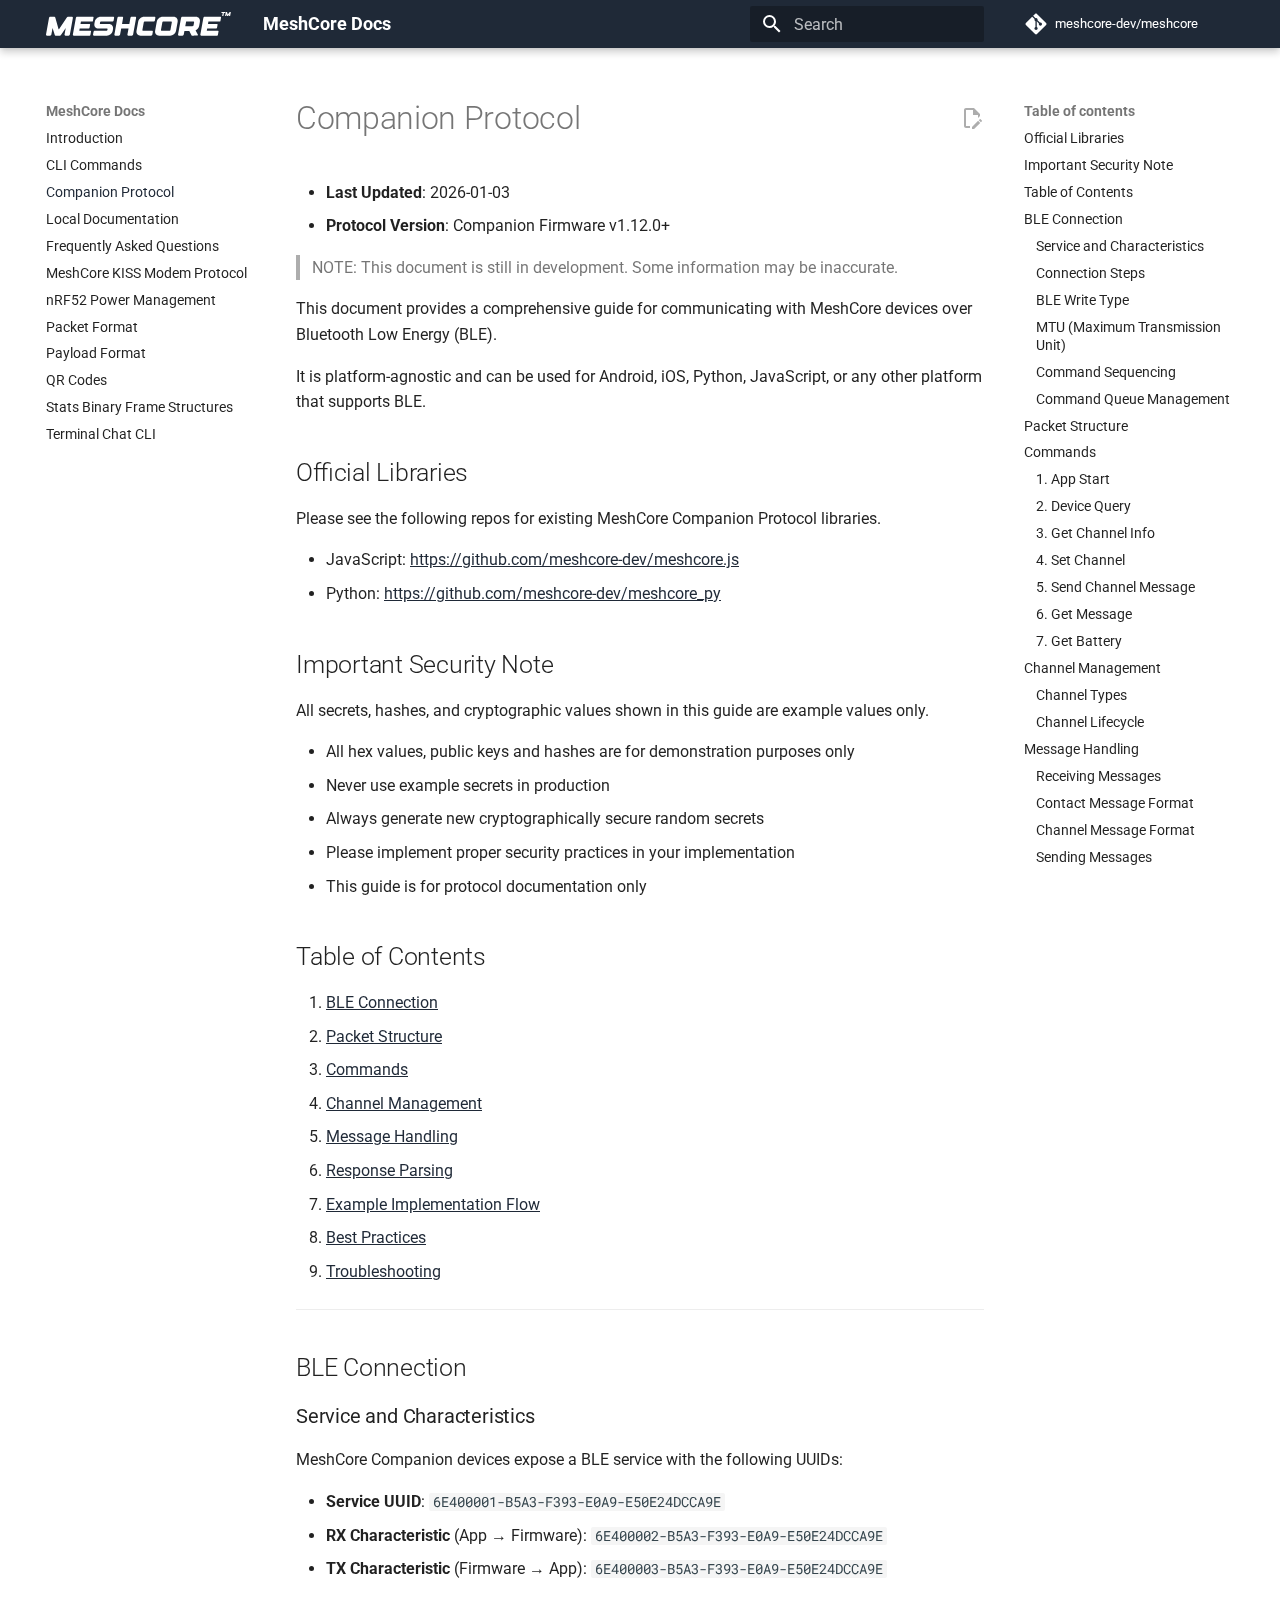
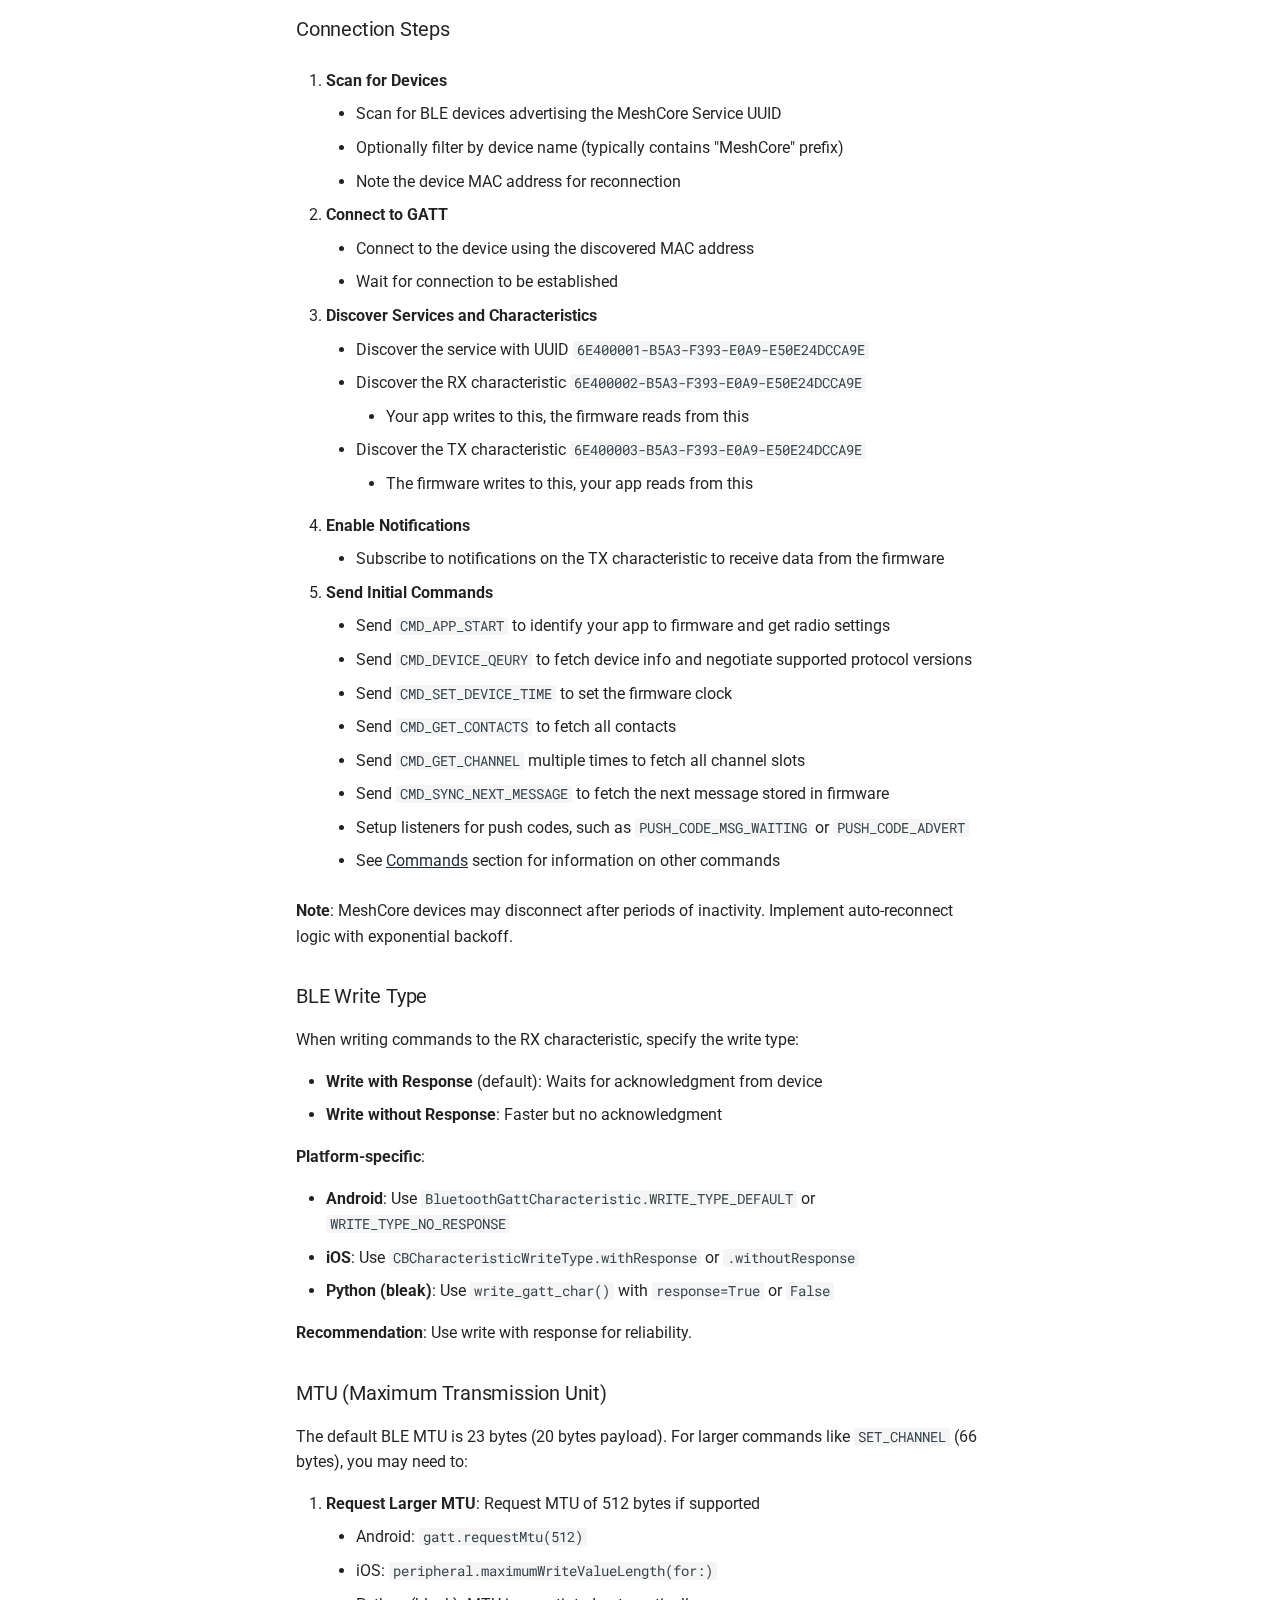
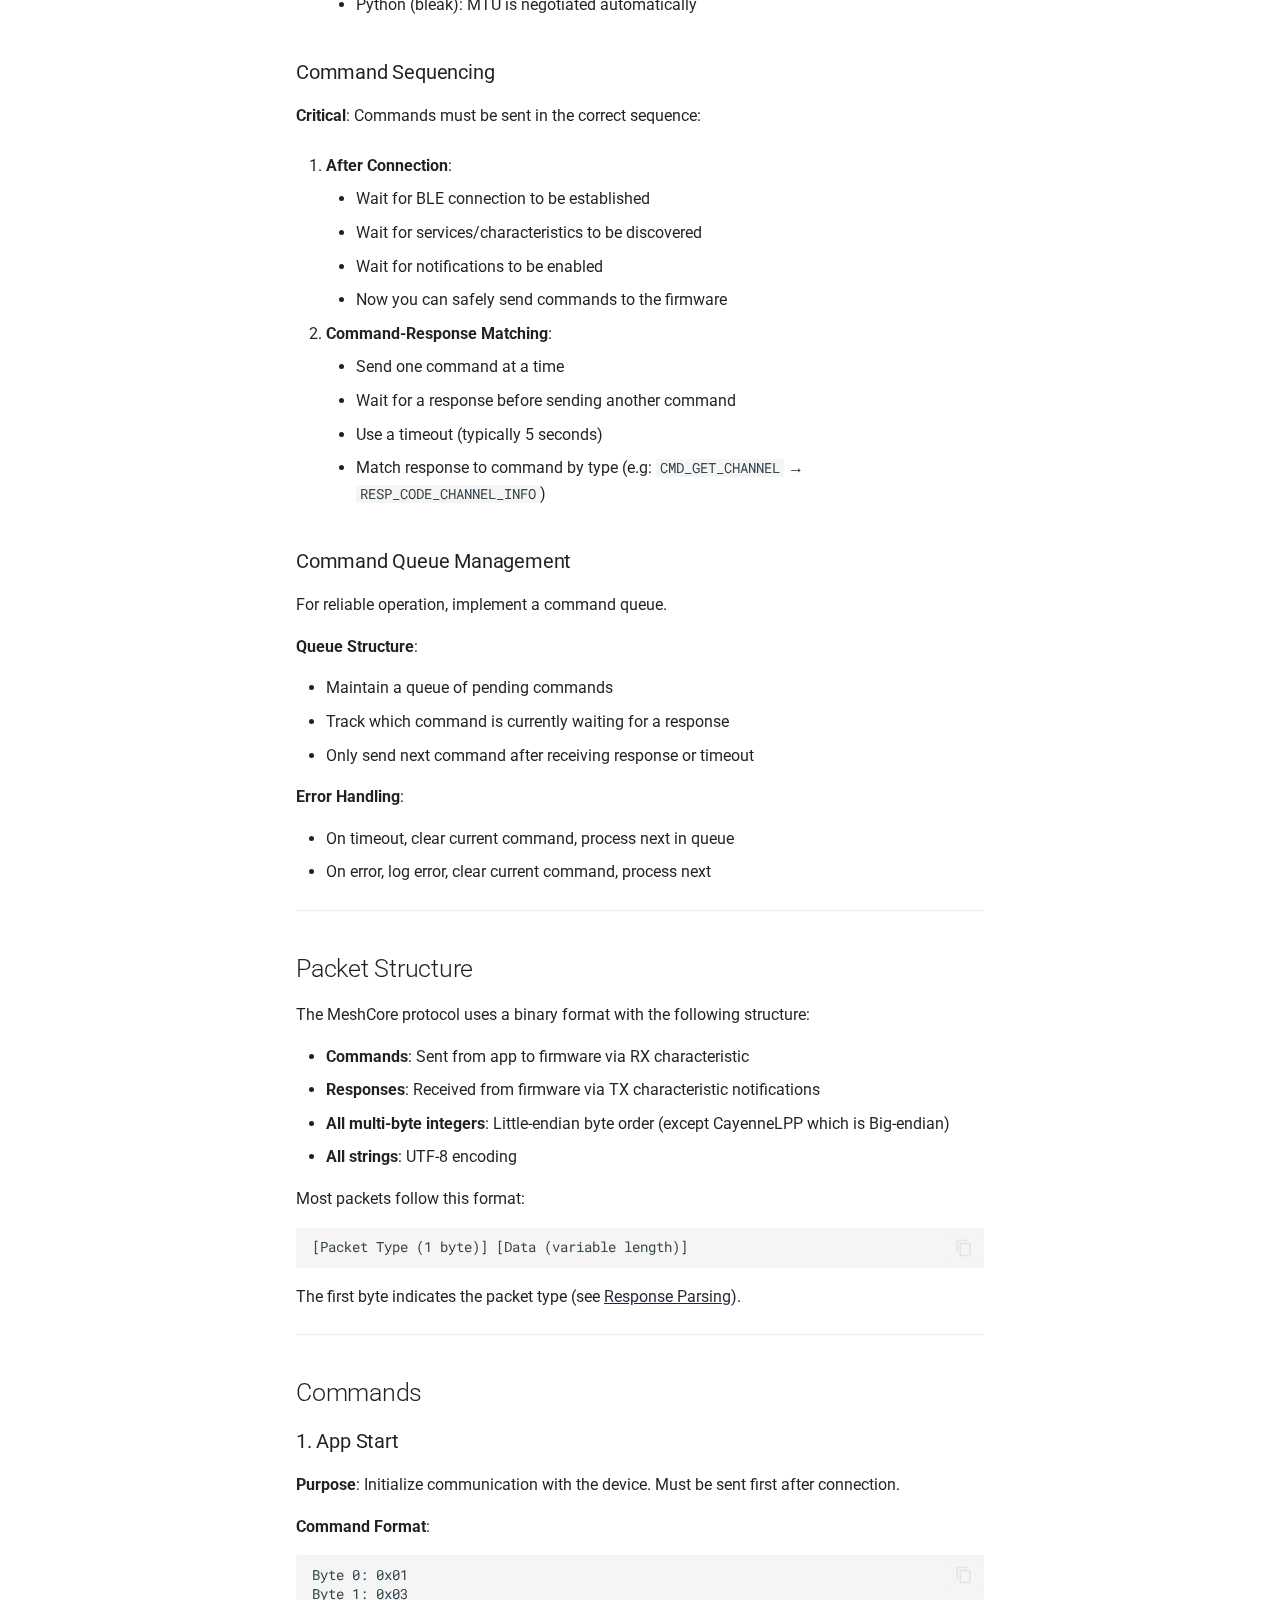
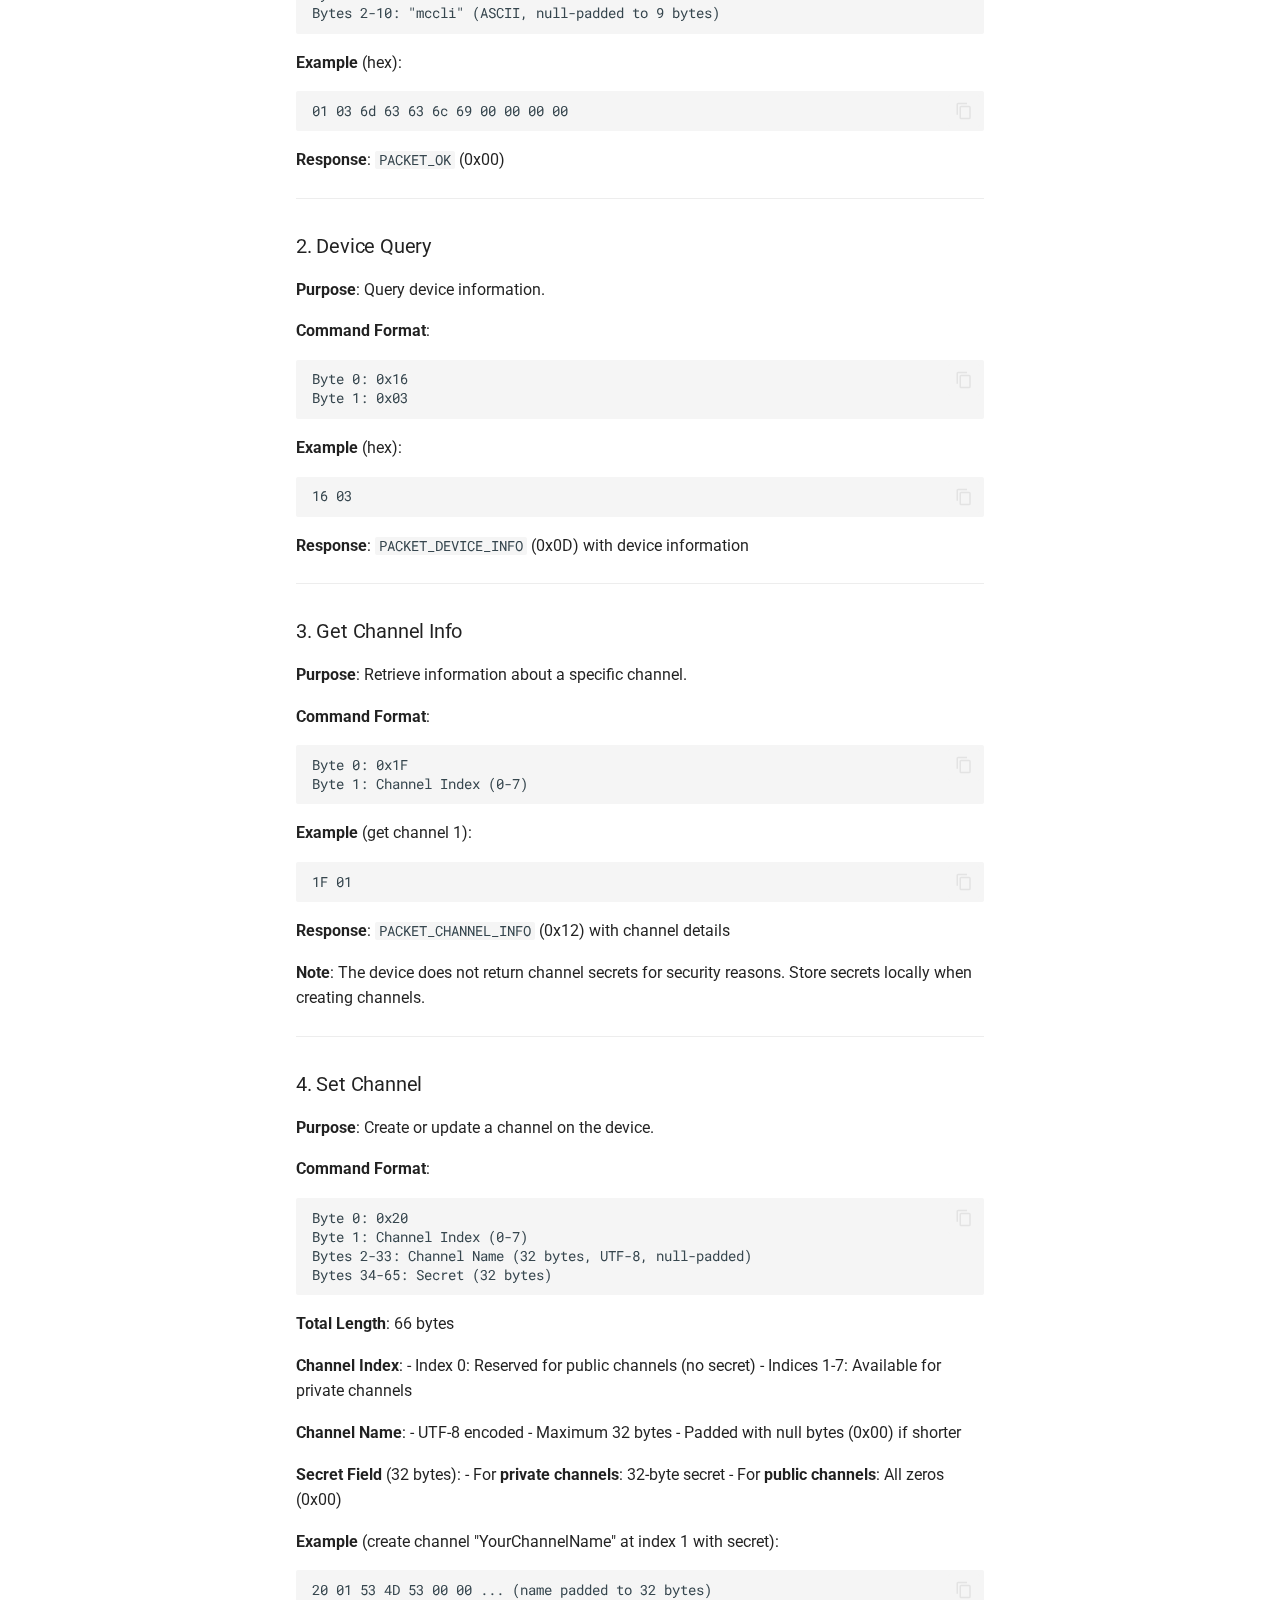
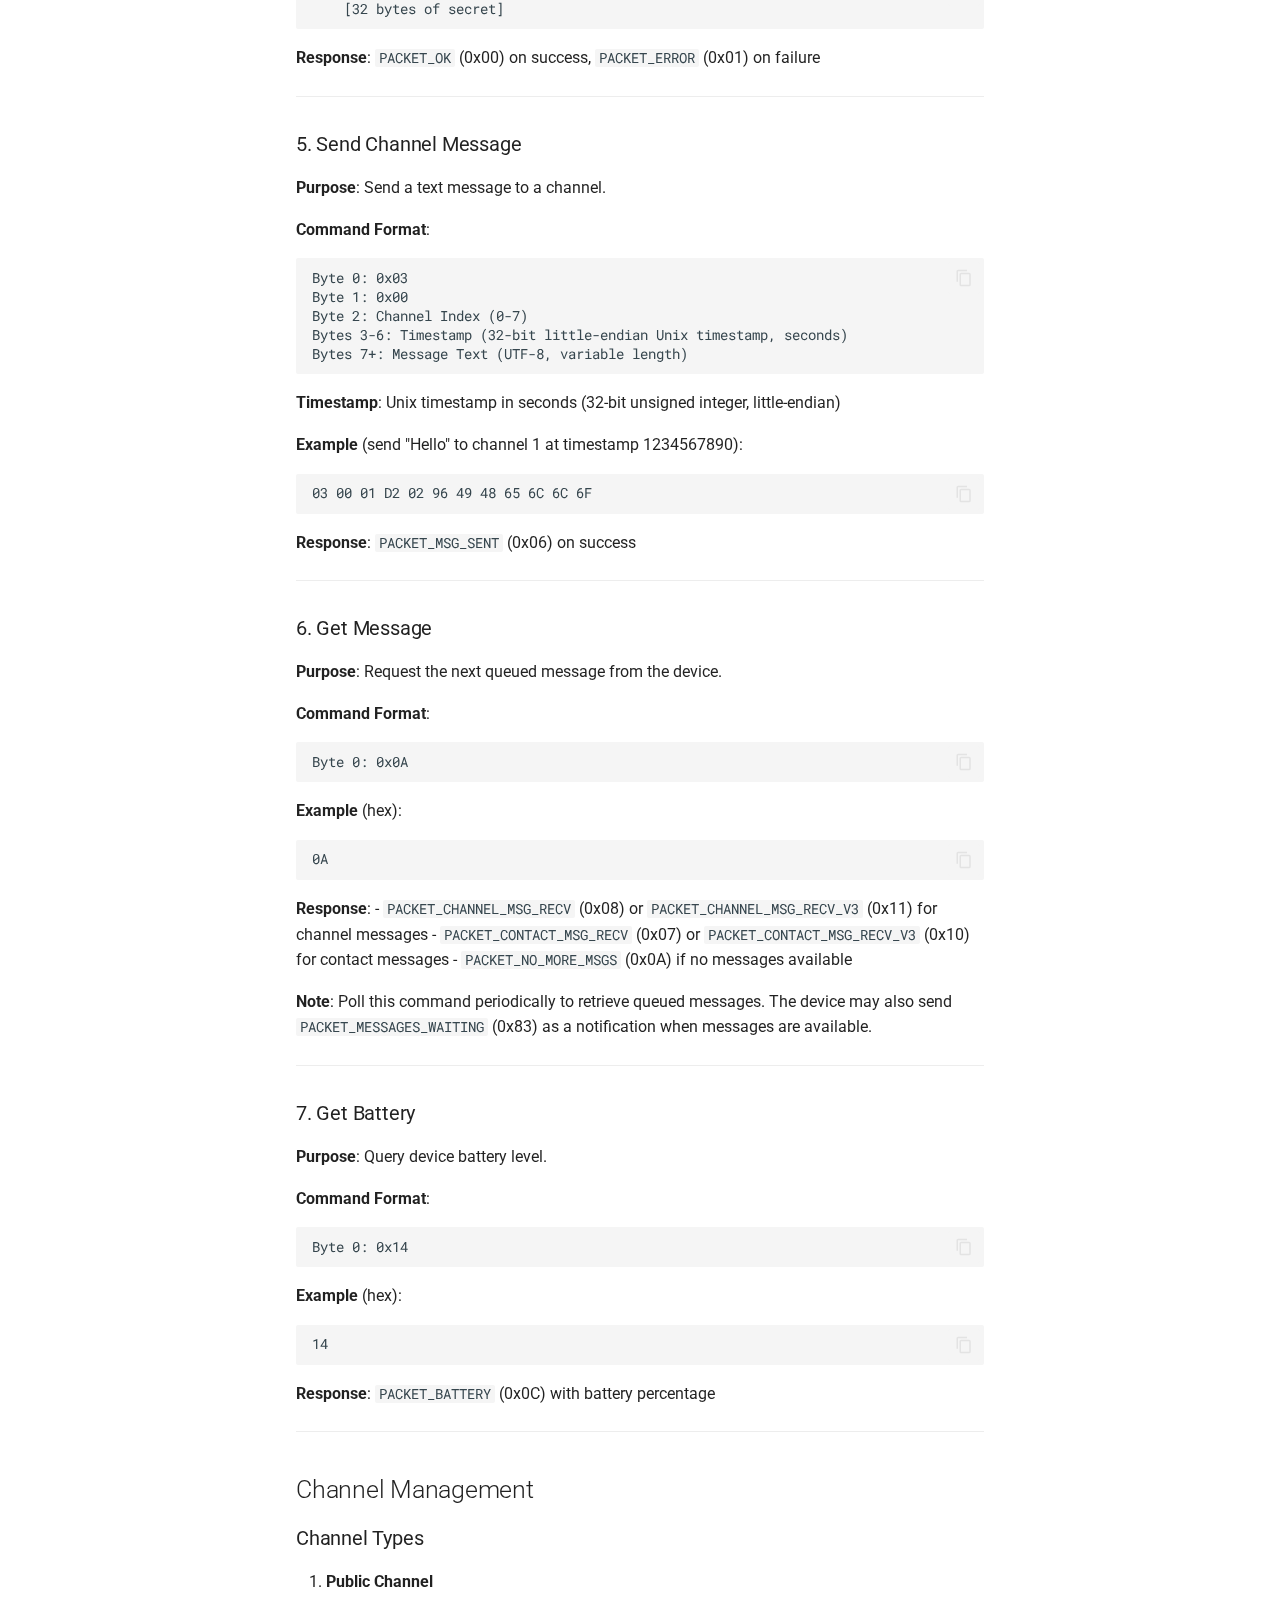
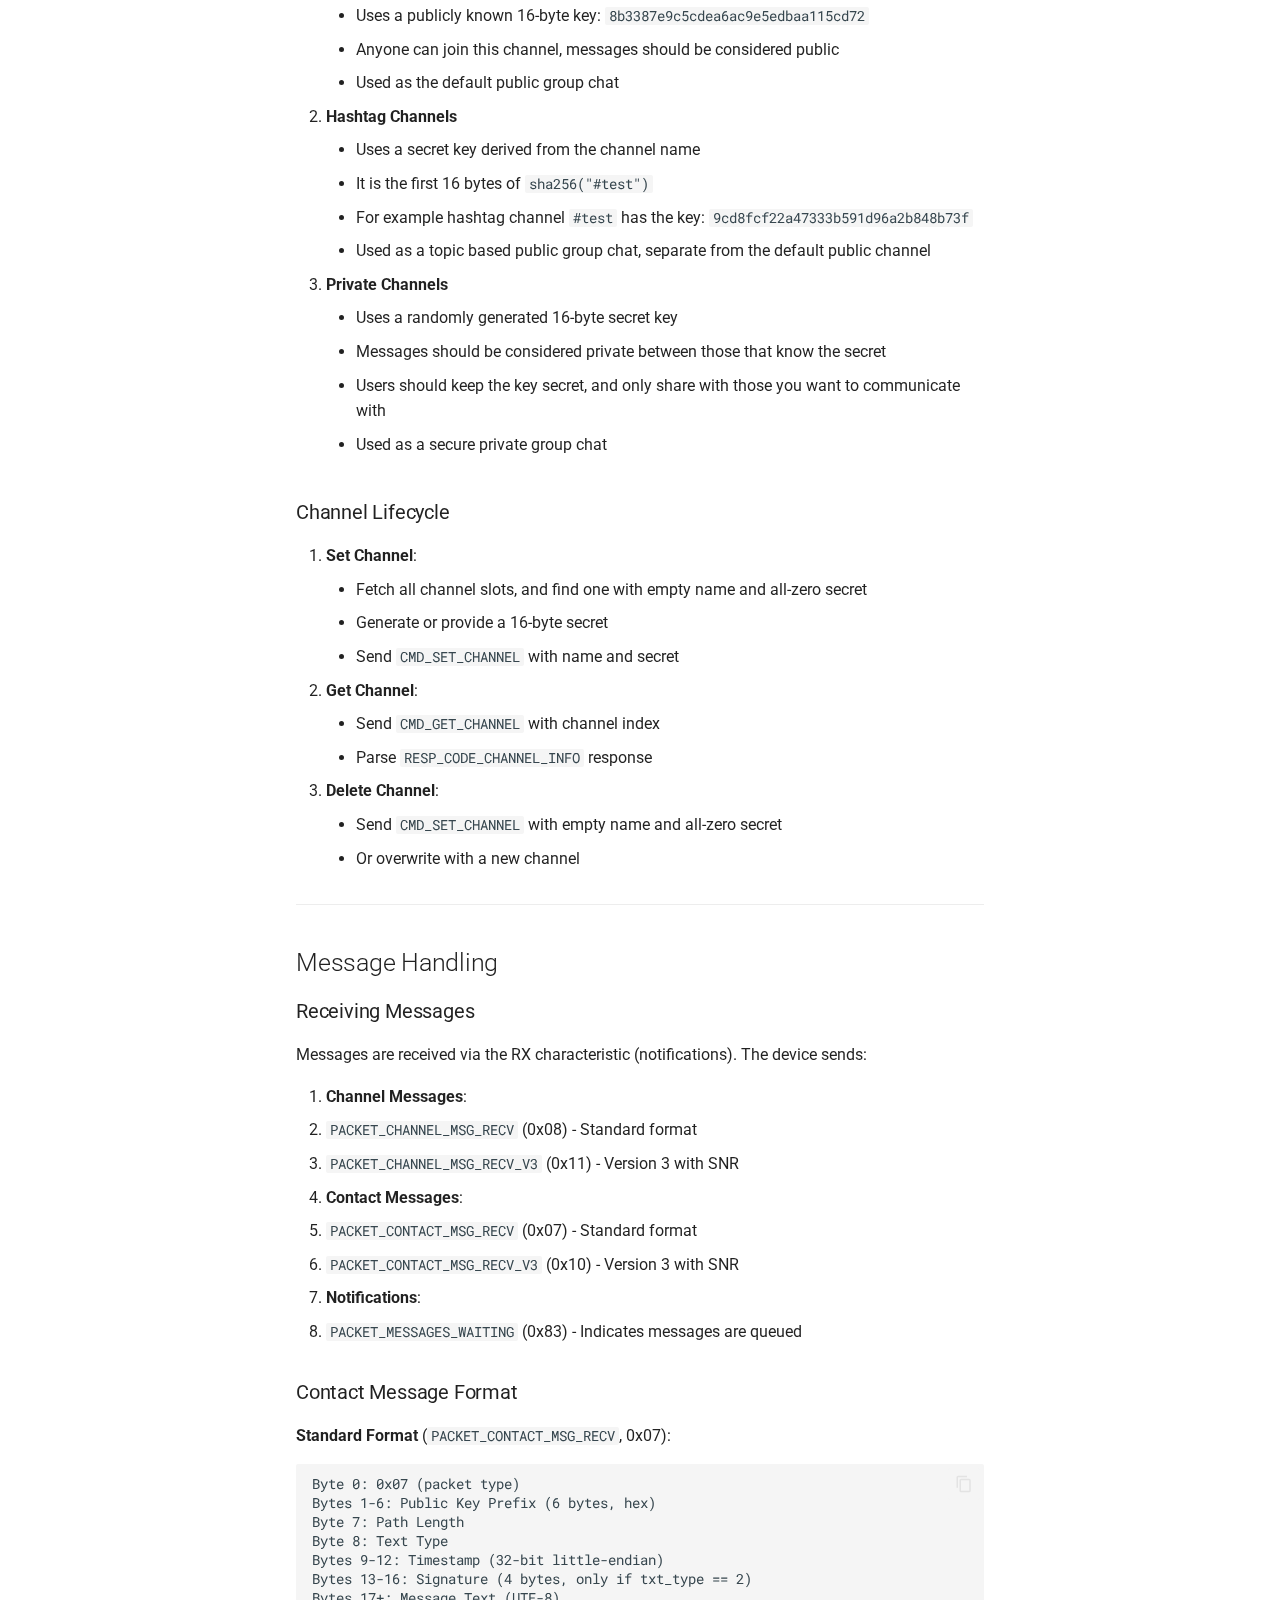
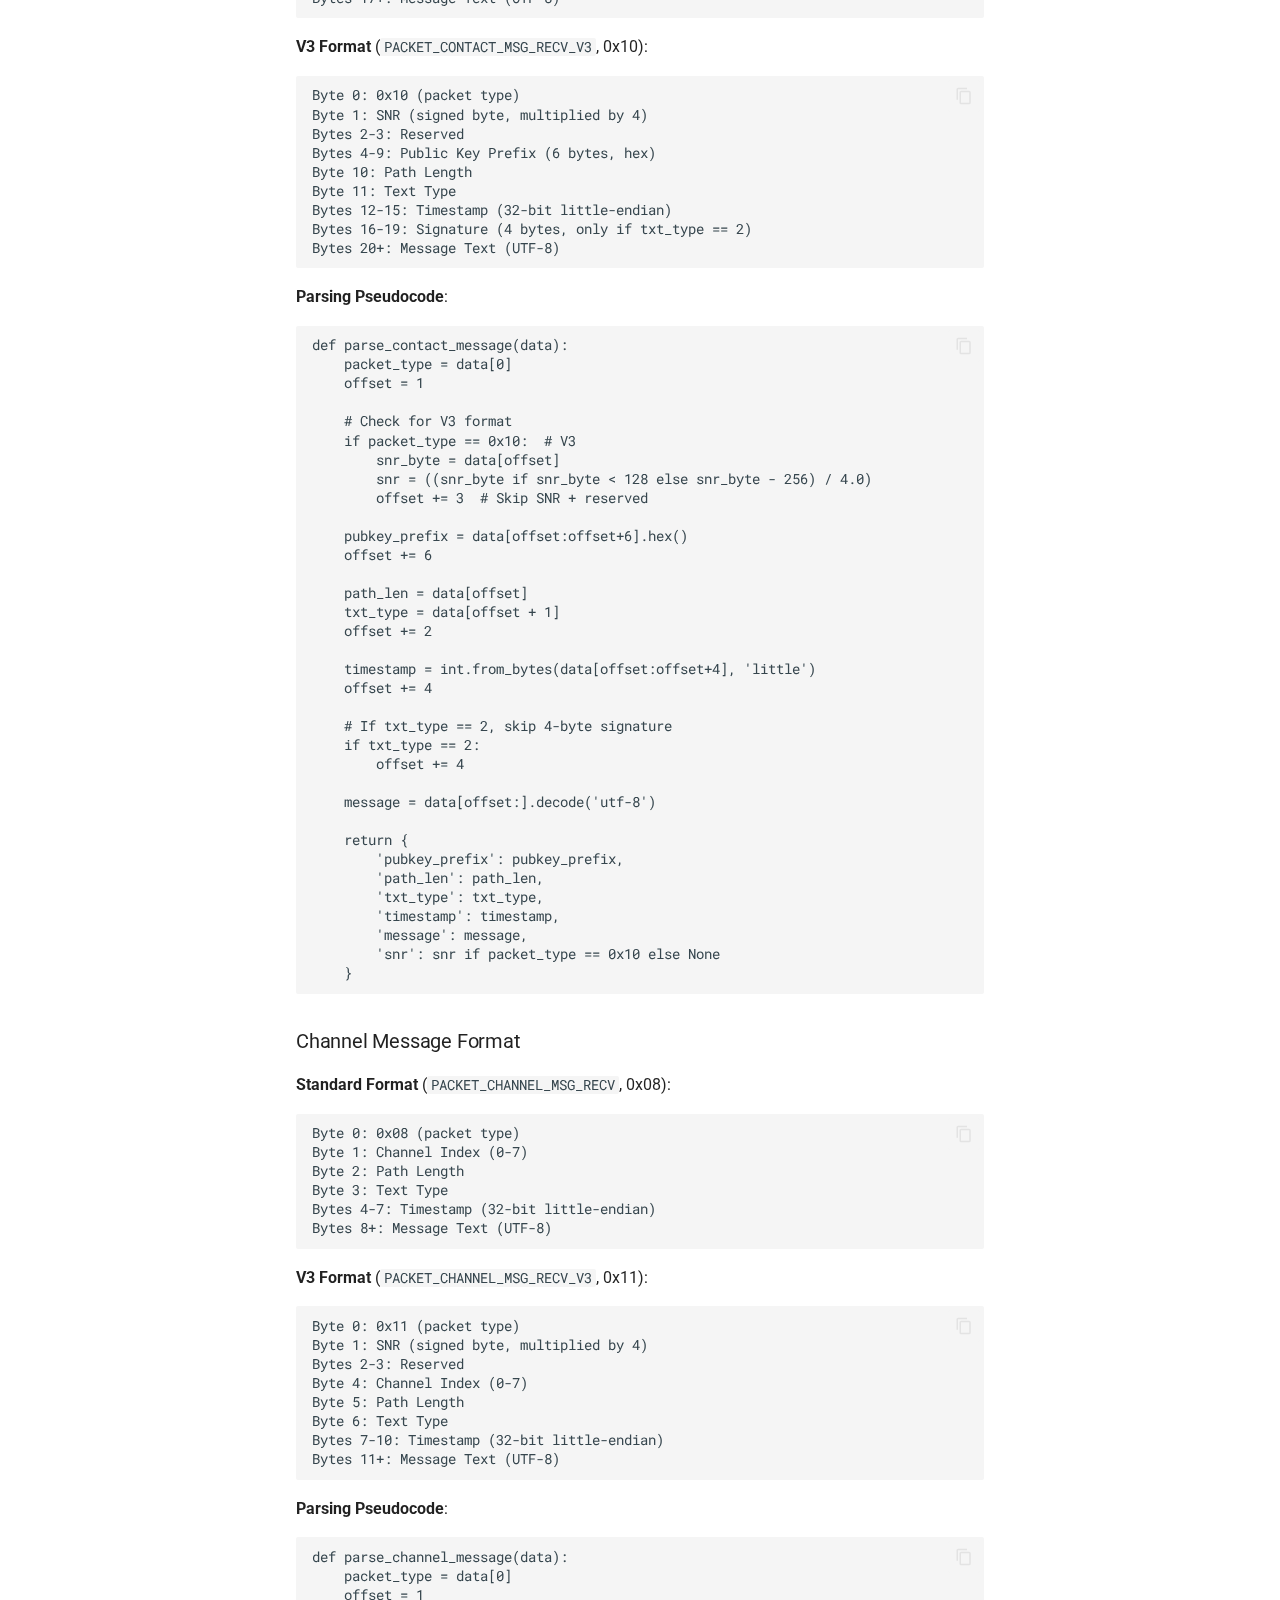
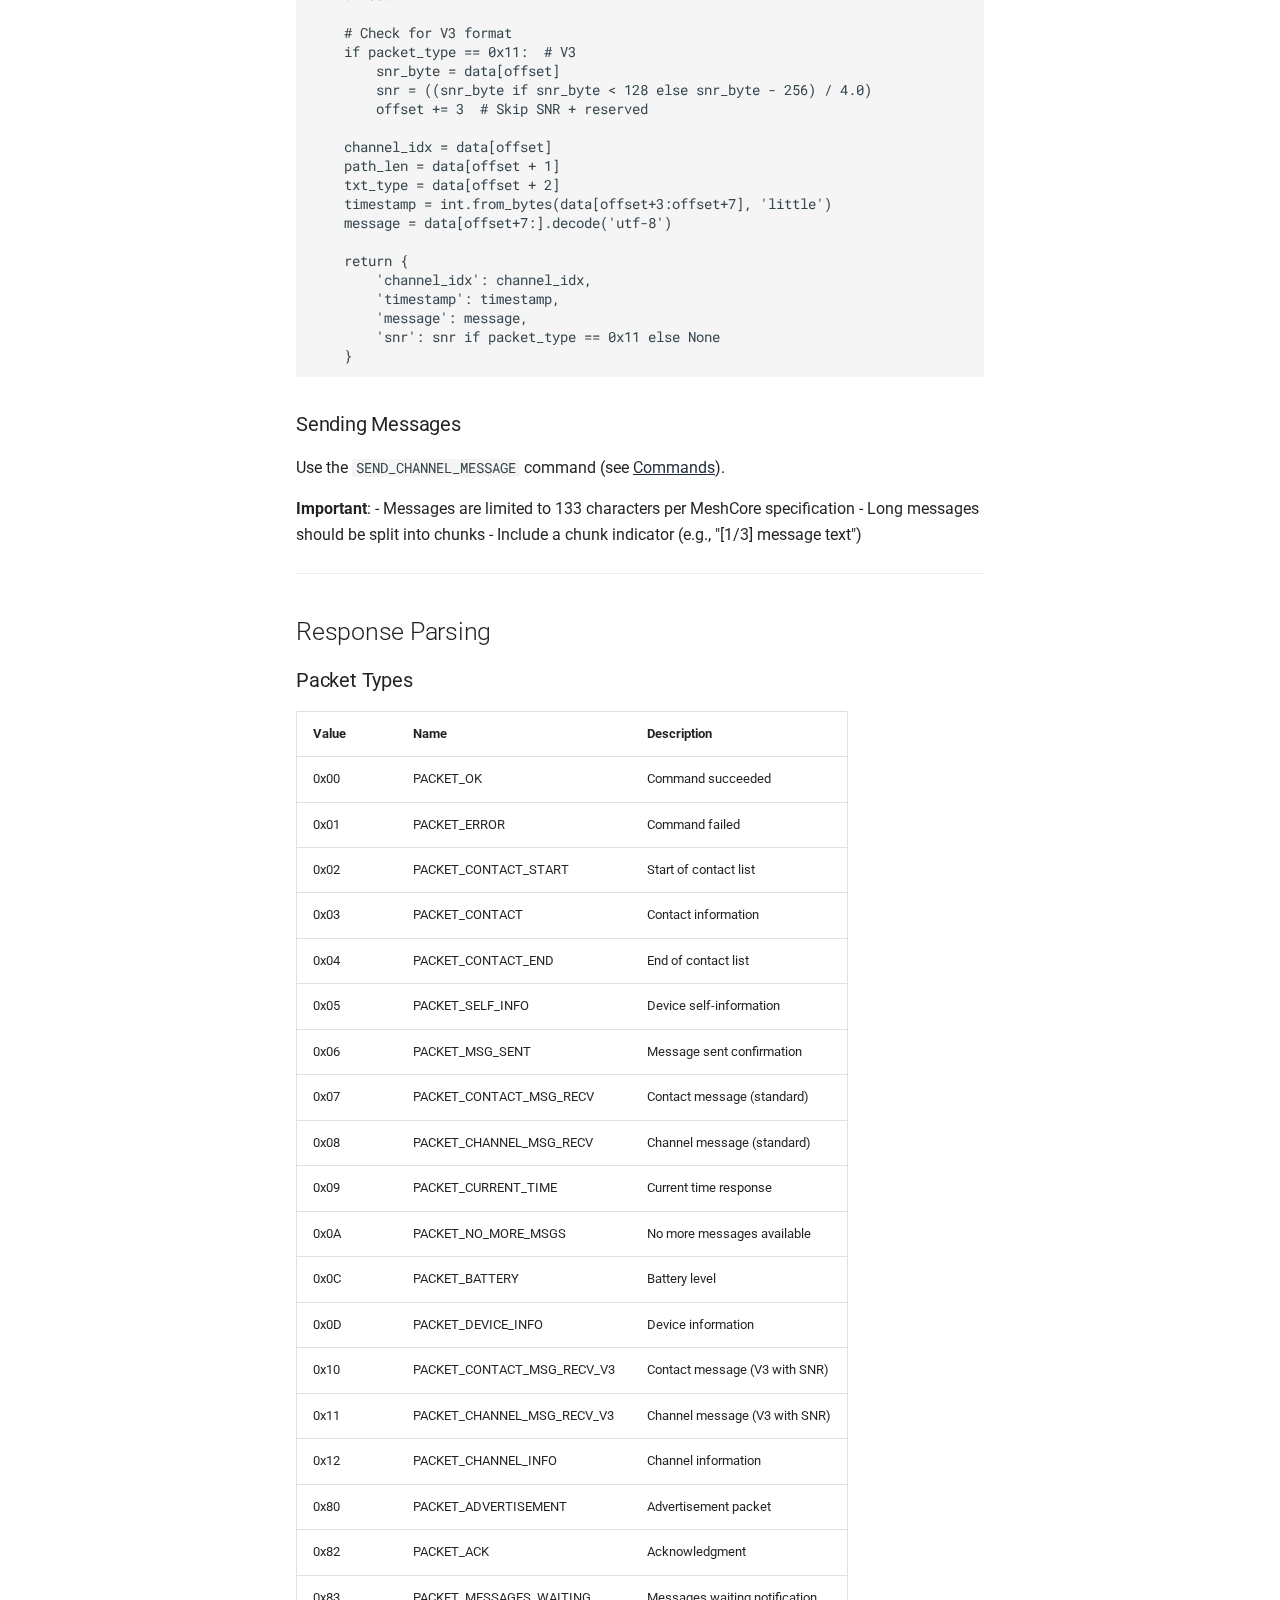
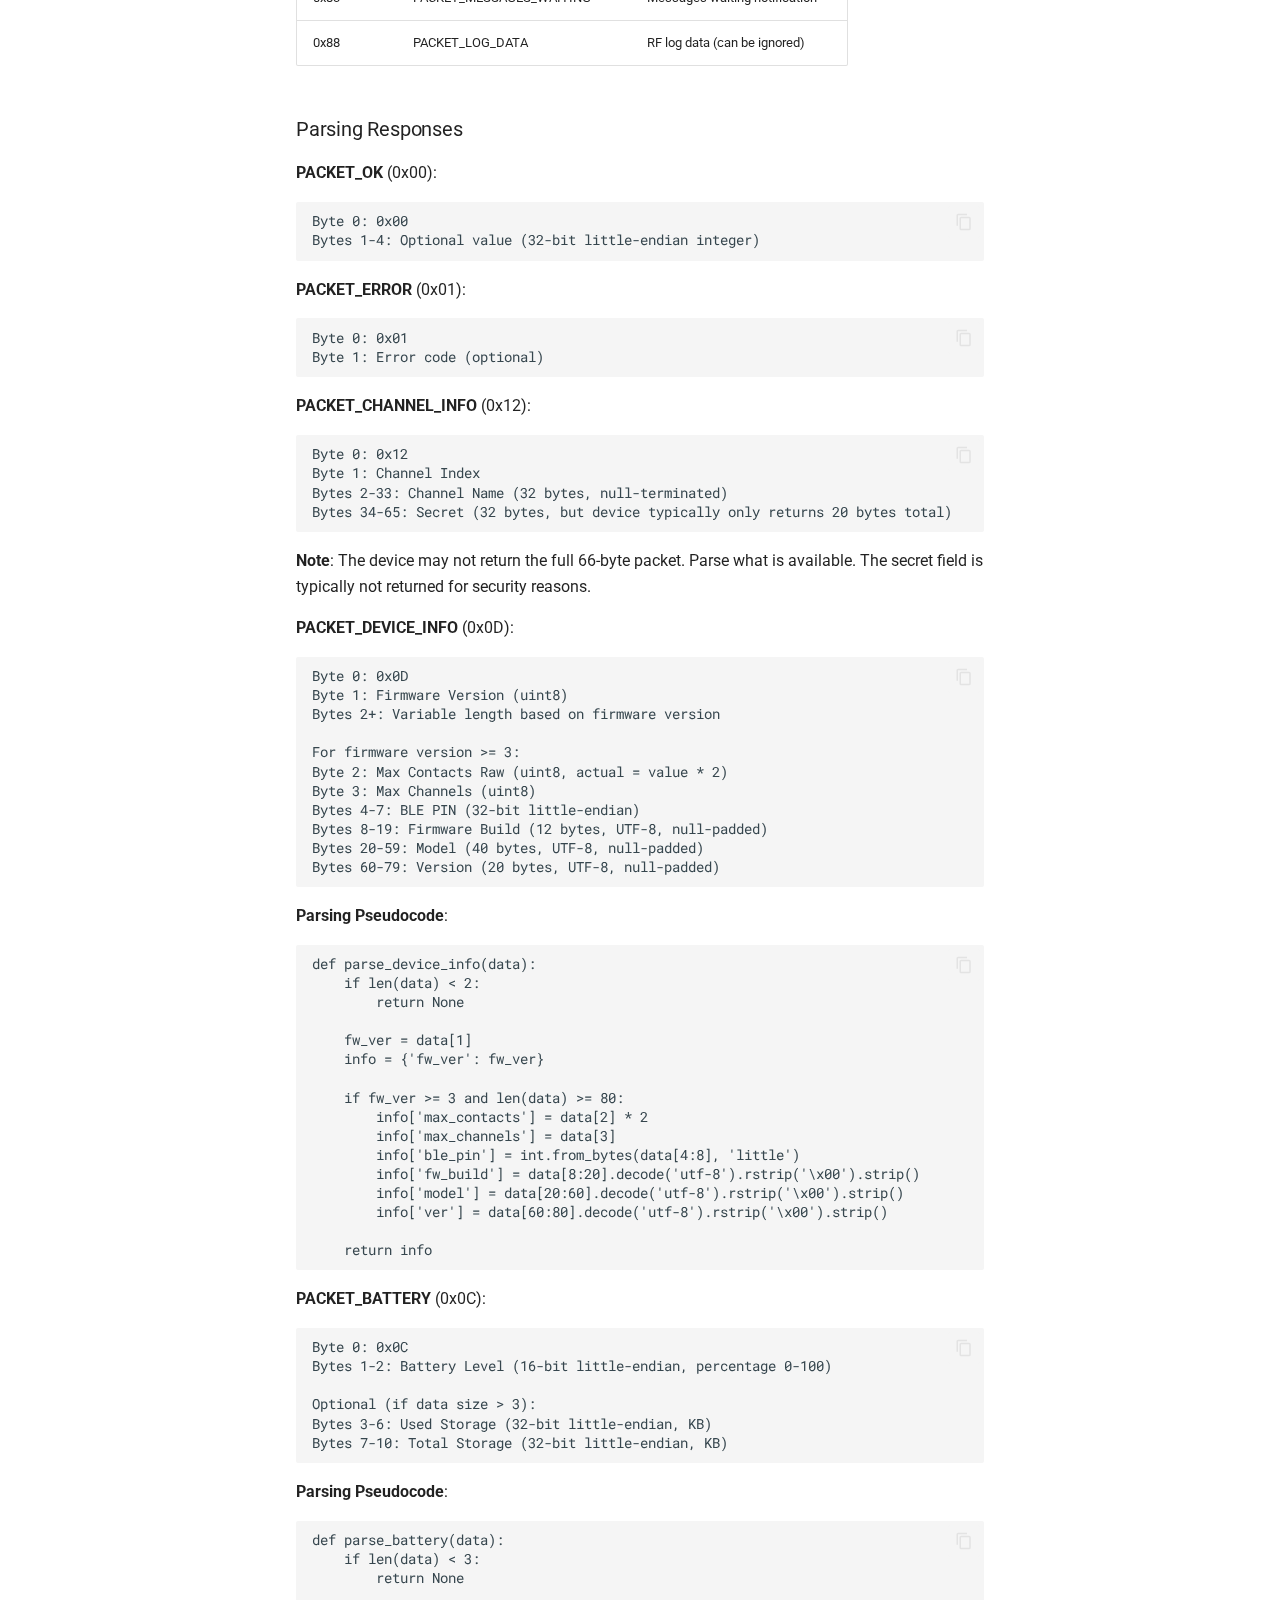
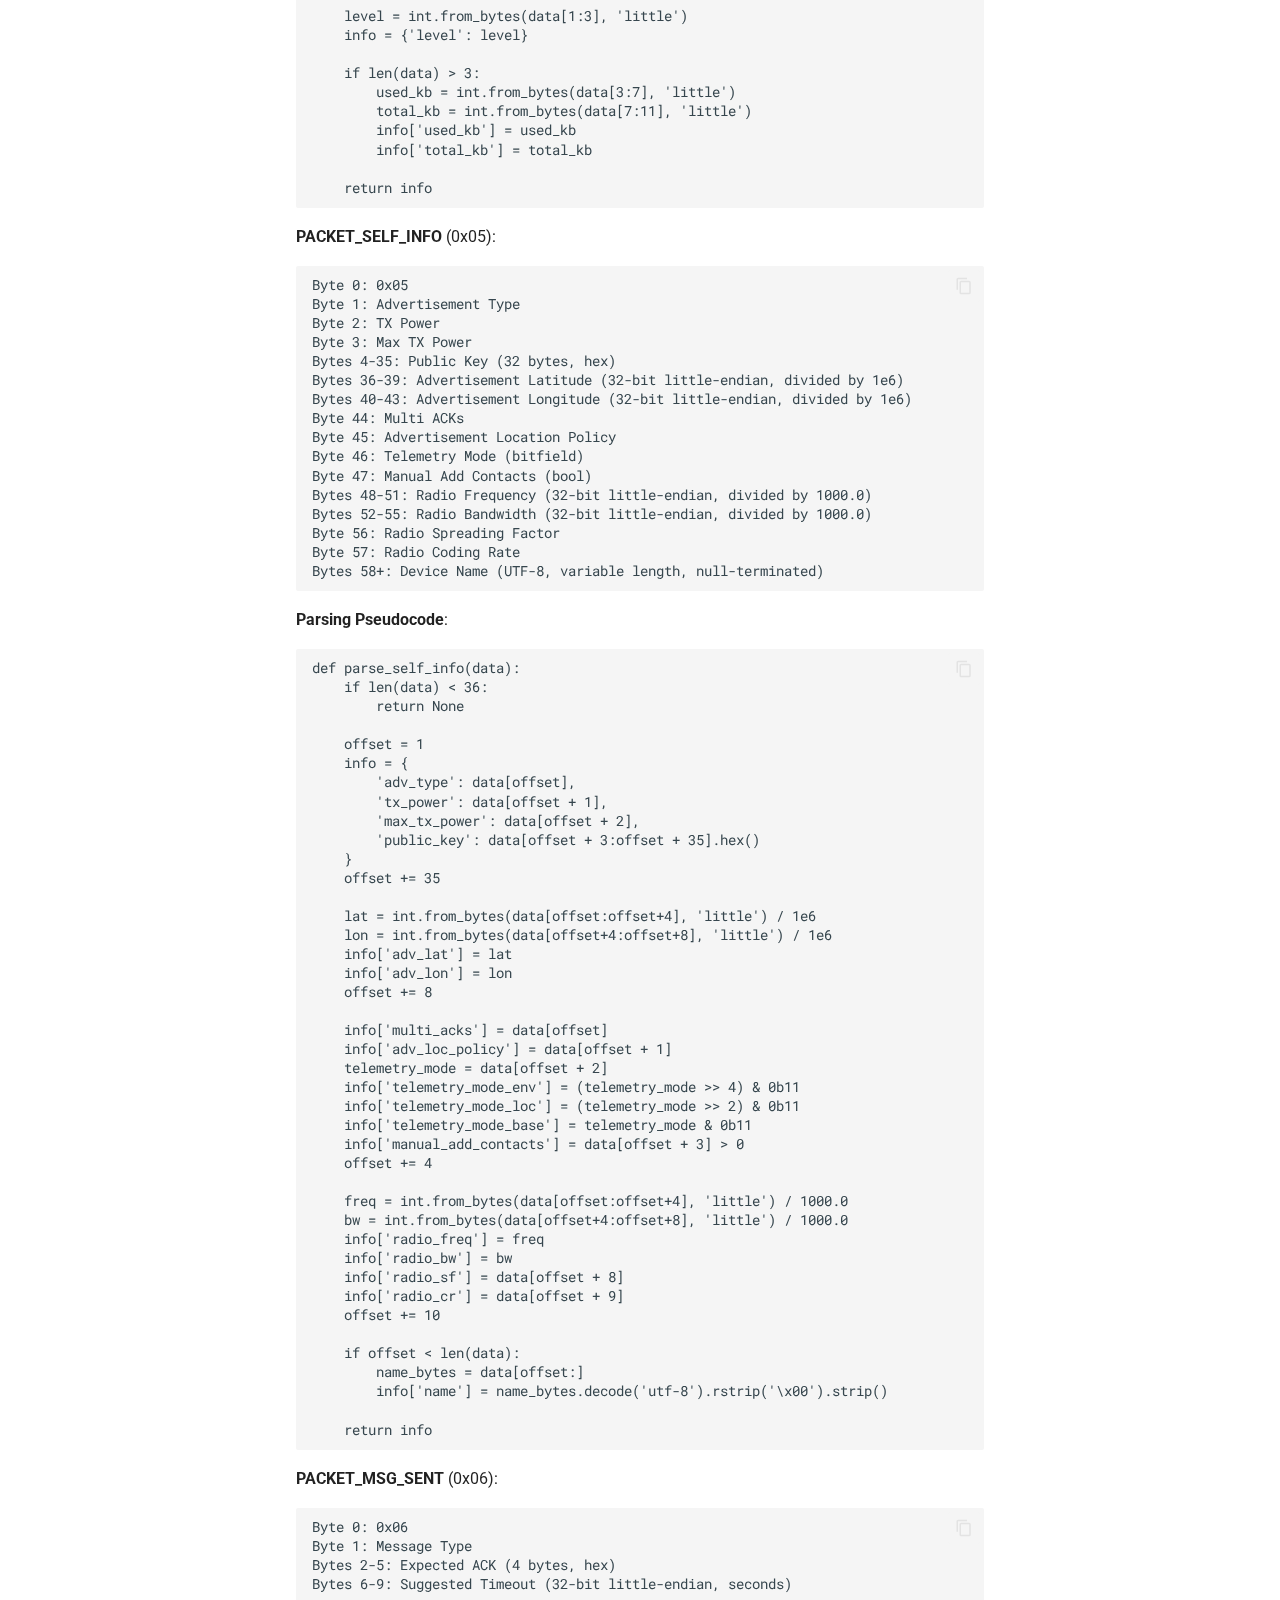
<file: companion_protocol/index.html>
<!doctype html>
<html lang="en" class="no-js">
  <head>
    
      <meta charset="utf-8">
      <meta name="viewport" content="width=device-width,initial-scale=1">
      
        <meta name="description" content="Documentation for the open source MeshCore firmware">
      
      
      
        <link rel="canonical" href="https://meshcore-dev.github.io/meshcore/companion_protocol/">
      
      
        <link rel="prev" href="../cli_commands/">
      
      
        <link rel="next" href="../docs/">
      
      
        
      
      
      <link rel="icon" href="../assets/images/favicon.png">
      <meta name="generator" content="mkdocs-1.6.1, mkdocs-material-9.7.2">
    
    
      
        <title>Companion Protocol - MeshCore Docs</title>
      
    
    
      <link rel="stylesheet" href="../assets/stylesheets/main.484c7ddc.min.css">
      
      


    
    
      
    
    
      
        
        
        <link rel="preconnect" href="https://fonts.gstatic.com" crossorigin>
        <link rel="stylesheet" href="https://fonts.googleapis.com/css?family=Roboto:300,300i,400,400i,700,700i%7CRoboto+Mono:400,400i,700,700i&display=fallback">
        <style>:root{--md-text-font:"Roboto";--md-code-font:"Roboto Mono"}</style>
      
    
    
      <link rel="stylesheet" href="../_stylesheets/extra.css">
    
    <script>__md_scope=new URL("..",location),__md_hash=e=>[...e].reduce(((e,_)=>(e<<5)-e+_.charCodeAt(0)),0),__md_get=(e,_=localStorage,t=__md_scope)=>JSON.parse(_.getItem(t.pathname+"."+e)),__md_set=(e,_,t=localStorage,a=__md_scope)=>{try{t.setItem(a.pathname+"."+e,JSON.stringify(_))}catch(e){}}</script>
    
      

    
    
  </head>
  
  
    <body dir="ltr">
  
    
    <input class="md-toggle" data-md-toggle="drawer" type="checkbox" id="__drawer" autocomplete="off">
    <input class="md-toggle" data-md-toggle="search" type="checkbox" id="__search" autocomplete="off">
    <label class="md-overlay" for="__drawer"></label>
    <div data-md-component="skip">
      
        
        <a href="#companion-protocol" class="md-skip">
          Skip to content
        </a>
      
    </div>
    <div data-md-component="announce">
      
    </div>
    
    
      

  

<header class="md-header md-header--shadow" data-md-component="header">
  <nav class="md-header__inner md-grid" aria-label="Header">
    <a href=".." title="MeshCore Docs" class="md-header__button md-logo" aria-label="MeshCore Docs" data-md-component="logo">
      
  <img src="../_assets/meshcore_tm.svg" alt="logo">

    </a>
    <label class="md-header__button md-icon" for="__drawer">
      
      <svg xmlns="http://www.w3.org/2000/svg" viewBox="0 0 24 24"><path d="M3 6h18v2H3zm0 5h18v2H3zm0 5h18v2H3z"/></svg>
    </label>
    <div class="md-header__title" data-md-component="header-title">
      <div class="md-header__ellipsis">
        <div class="md-header__topic">
          <span class="md-ellipsis">
            MeshCore Docs
          </span>
        </div>
        <div class="md-header__topic" data-md-component="header-topic">
          <span class="md-ellipsis">
            
              Companion Protocol
            
          </span>
        </div>
      </div>
    </div>
    
    
      <script>var palette=__md_get("__palette");if(palette&&palette.color){if("(prefers-color-scheme)"===palette.color.media){var media=matchMedia("(prefers-color-scheme: light)"),input=document.querySelector(media.matches?"[data-md-color-media='(prefers-color-scheme: light)']":"[data-md-color-media='(prefers-color-scheme: dark)']");palette.color.media=input.getAttribute("data-md-color-media"),palette.color.scheme=input.getAttribute("data-md-color-scheme"),palette.color.primary=input.getAttribute("data-md-color-primary"),palette.color.accent=input.getAttribute("data-md-color-accent")}for(var[key,value]of Object.entries(palette.color))document.body.setAttribute("data-md-color-"+key,value)}</script>
    
    
    
      
      
        <label class="md-header__button md-icon" for="__search">
          
          <svg xmlns="http://www.w3.org/2000/svg" viewBox="0 0 24 24"><path d="M9.5 3A6.5 6.5 0 0 1 16 9.5c0 1.61-.59 3.09-1.56 4.23l.27.27h.79l5 5-1.5 1.5-5-5v-.79l-.27-.27A6.52 6.52 0 0 1 9.5 16 6.5 6.5 0 0 1 3 9.5 6.5 6.5 0 0 1 9.5 3m0 2C7 5 5 7 5 9.5S7 14 9.5 14 14 12 14 9.5 12 5 9.5 5"/></svg>
        </label>
        <div class="md-search" data-md-component="search" role="dialog">
  <label class="md-search__overlay" for="__search"></label>
  <div class="md-search__inner" role="search">
    <form class="md-search__form" name="search">
      <input type="text" class="md-search__input" name="query" aria-label="Search" placeholder="Search" autocapitalize="off" autocorrect="off" autocomplete="off" spellcheck="false" data-md-component="search-query" required>
      <label class="md-search__icon md-icon" for="__search">
        
        <svg xmlns="http://www.w3.org/2000/svg" viewBox="0 0 24 24"><path d="M9.5 3A6.5 6.5 0 0 1 16 9.5c0 1.61-.59 3.09-1.56 4.23l.27.27h.79l5 5-1.5 1.5-5-5v-.79l-.27-.27A6.52 6.52 0 0 1 9.5 16 6.5 6.5 0 0 1 3 9.5 6.5 6.5 0 0 1 9.5 3m0 2C7 5 5 7 5 9.5S7 14 9.5 14 14 12 14 9.5 12 5 9.5 5"/></svg>
        
        <svg xmlns="http://www.w3.org/2000/svg" viewBox="0 0 24 24"><path d="M20 11v2H8l5.5 5.5-1.42 1.42L4.16 12l7.92-7.92L13.5 5.5 8 11z"/></svg>
      </label>
      <nav class="md-search__options" aria-label="Search">
        
        <button type="reset" class="md-search__icon md-icon" title="Clear" aria-label="Clear" tabindex="-1">
          
          <svg xmlns="http://www.w3.org/2000/svg" viewBox="0 0 24 24"><path d="M19 6.41 17.59 5 12 10.59 6.41 5 5 6.41 10.59 12 5 17.59 6.41 19 12 13.41 17.59 19 19 17.59 13.41 12z"/></svg>
        </button>
      </nav>
      
        <div class="md-search__suggest" data-md-component="search-suggest"></div>
      
    </form>
    <div class="md-search__output">
      <div class="md-search__scrollwrap" tabindex="0" data-md-scrollfix>
        <div class="md-search-result" data-md-component="search-result">
          <div class="md-search-result__meta">
            Initializing search
          </div>
          <ol class="md-search-result__list" role="presentation"></ol>
        </div>
      </div>
    </div>
  </div>
</div>
      
    
    
      <div class="md-header__source">
        <a href="https://github.com/meshcore-dev/meshcore/" title="Go to repository" class="md-source" data-md-component="source">
  <div class="md-source__icon md-icon">
    
    <svg xmlns="http://www.w3.org/2000/svg" viewBox="0 0 448 512"><!--! Font Awesome Free 7.1.0 by @fontawesome - https://fontawesome.com License - https://fontawesome.com/license/free (Icons: CC BY 4.0, Fonts: SIL OFL 1.1, Code: MIT License) Copyright 2025 Fonticons, Inc.--><path d="M439.6 236.1 244 40.5c-5.4-5.5-12.8-8.5-20.4-8.5s-15 3-20.4 8.4L162.5 81l51.5 51.5c27.1-9.1 52.7 16.8 43.4 43.7l49.7 49.7c34.2-11.8 61.2 31 35.5 56.7-26.5 26.5-70.2-2.9-56-37.3L240.3 199v121.9c25.3 12.5 22.3 41.8 9.1 55-6.4 6.4-15.2 10.1-24.3 10.1s-17.8-3.6-24.3-10.1c-17.6-17.6-11.1-46.9 11.2-56v-123c-20.8-8.5-24.6-30.7-18.6-45L142.6 101 8.5 235.1C3 240.6 0 247.9 0 255.5s3 15 8.5 20.4l195.6 195.7c5.4 5.4 12.7 8.4 20.4 8.4s15-3 20.4-8.4l194.7-194.7c5.4-5.4 8.4-12.8 8.4-20.4s-3-15-8.4-20.4"/></svg>
  </div>
  <div class="md-source__repository">
    meshcore-dev/meshcore
  </div>
</a>
      </div>
    
  </nav>
  
</header>
    
    <div class="md-container" data-md-component="container">
      
      
        
          
        
      
      <main class="md-main" data-md-component="main">
        <div class="md-main__inner md-grid">
          
            
              
              <div class="md-sidebar md-sidebar--primary" data-md-component="sidebar" data-md-type="navigation" >
                <div class="md-sidebar__scrollwrap">
                  <div class="md-sidebar__inner">
                    



<nav class="md-nav md-nav--primary" aria-label="Navigation" data-md-level="0">
  <label class="md-nav__title" for="__drawer">
    <a href=".." title="MeshCore Docs" class="md-nav__button md-logo" aria-label="MeshCore Docs" data-md-component="logo">
      
  <img src="../_assets/meshcore_tm.svg" alt="logo">

    </a>
    MeshCore Docs
  </label>
  
    <div class="md-nav__source">
      <a href="https://github.com/meshcore-dev/meshcore/" title="Go to repository" class="md-source" data-md-component="source">
  <div class="md-source__icon md-icon">
    
    <svg xmlns="http://www.w3.org/2000/svg" viewBox="0 0 448 512"><!--! Font Awesome Free 7.1.0 by @fontawesome - https://fontawesome.com License - https://fontawesome.com/license/free (Icons: CC BY 4.0, Fonts: SIL OFL 1.1, Code: MIT License) Copyright 2025 Fonticons, Inc.--><path d="M439.6 236.1 244 40.5c-5.4-5.5-12.8-8.5-20.4-8.5s-15 3-20.4 8.4L162.5 81l51.5 51.5c27.1-9.1 52.7 16.8 43.4 43.7l49.7 49.7c34.2-11.8 61.2 31 35.5 56.7-26.5 26.5-70.2-2.9-56-37.3L240.3 199v121.9c25.3 12.5 22.3 41.8 9.1 55-6.4 6.4-15.2 10.1-24.3 10.1s-17.8-3.6-24.3-10.1c-17.6-17.6-11.1-46.9 11.2-56v-123c-20.8-8.5-24.6-30.7-18.6-45L142.6 101 8.5 235.1C3 240.6 0 247.9 0 255.5s3 15 8.5 20.4l195.6 195.7c5.4 5.4 12.7 8.4 20.4 8.4s15-3 20.4-8.4l194.7-194.7c5.4-5.4 8.4-12.8 8.4-20.4s-3-15-8.4-20.4"/></svg>
  </div>
  <div class="md-source__repository">
    meshcore-dev/meshcore
  </div>
</a>
    </div>
  
  <ul class="md-nav__list" data-md-scrollfix>
    
      
      
  
  
  
  
    <li class="md-nav__item">
      <a href=".." class="md-nav__link">
        
  
  
  <span class="md-ellipsis">
    
  
    Introduction
  

    
  </span>
  
  

      </a>
    </li>
  

    
      
      
  
  
  
  
    <li class="md-nav__item">
      <a href="../cli_commands/" class="md-nav__link">
        
  
  
  <span class="md-ellipsis">
    
  
    CLI Commands
  

    
  </span>
  
  

      </a>
    </li>
  

    
      
      
  
  
    
  
  
  
    <li class="md-nav__item md-nav__item--active">
      
      <input class="md-nav__toggle md-toggle" type="checkbox" id="__toc">
      
      
        
      
      
        <label class="md-nav__link md-nav__link--active" for="__toc">
          
  
  
  <span class="md-ellipsis">
    
  
    Companion Protocol
  

    
  </span>
  
  

          <span class="md-nav__icon md-icon"></span>
        </label>
      
      <a href="./" class="md-nav__link md-nav__link--active">
        
  
  
  <span class="md-ellipsis">
    
  
    Companion Protocol
  

    
  </span>
  
  

      </a>
      
        

<nav class="md-nav md-nav--secondary" aria-label="Table of contents">
  
  
  
    
  
  
    <label class="md-nav__title" for="__toc">
      <span class="md-nav__icon md-icon"></span>
      Table of contents
    </label>
    <ul class="md-nav__list" data-md-component="toc" data-md-scrollfix>
      
        <li class="md-nav__item">
  <a href="#official-libraries" class="md-nav__link">
    <span class="md-ellipsis">
      
        Official Libraries
      
    </span>
  </a>
  
</li>
      
        <li class="md-nav__item">
  <a href="#important-security-note" class="md-nav__link">
    <span class="md-ellipsis">
      
        Important Security Note
      
    </span>
  </a>
  
</li>
      
        <li class="md-nav__item">
  <a href="#table-of-contents" class="md-nav__link">
    <span class="md-ellipsis">
      
        Table of Contents
      
    </span>
  </a>
  
</li>
      
        <li class="md-nav__item">
  <a href="#ble-connection" class="md-nav__link">
    <span class="md-ellipsis">
      
        BLE Connection
      
    </span>
  </a>
  
    <nav class="md-nav" aria-label="BLE Connection">
      <ul class="md-nav__list">
        
          <li class="md-nav__item">
  <a href="#service-and-characteristics" class="md-nav__link">
    <span class="md-ellipsis">
      
        Service and Characteristics
      
    </span>
  </a>
  
</li>
        
          <li class="md-nav__item">
  <a href="#connection-steps" class="md-nav__link">
    <span class="md-ellipsis">
      
        Connection Steps
      
    </span>
  </a>
  
</li>
        
          <li class="md-nav__item">
  <a href="#ble-write-type" class="md-nav__link">
    <span class="md-ellipsis">
      
        BLE Write Type
      
    </span>
  </a>
  
</li>
        
          <li class="md-nav__item">
  <a href="#mtu-maximum-transmission-unit" class="md-nav__link">
    <span class="md-ellipsis">
      
        MTU (Maximum Transmission Unit)
      
    </span>
  </a>
  
</li>
        
          <li class="md-nav__item">
  <a href="#command-sequencing" class="md-nav__link">
    <span class="md-ellipsis">
      
        Command Sequencing
      
    </span>
  </a>
  
</li>
        
          <li class="md-nav__item">
  <a href="#command-queue-management" class="md-nav__link">
    <span class="md-ellipsis">
      
        Command Queue Management
      
    </span>
  </a>
  
</li>
        
      </ul>
    </nav>
  
</li>
      
        <li class="md-nav__item">
  <a href="#packet-structure" class="md-nav__link">
    <span class="md-ellipsis">
      
        Packet Structure
      
    </span>
  </a>
  
</li>
      
        <li class="md-nav__item">
  <a href="#commands" class="md-nav__link">
    <span class="md-ellipsis">
      
        Commands
      
    </span>
  </a>
  
    <nav class="md-nav" aria-label="Commands">
      <ul class="md-nav__list">
        
          <li class="md-nav__item">
  <a href="#1-app-start" class="md-nav__link">
    <span class="md-ellipsis">
      
        1. App Start
      
    </span>
  </a>
  
</li>
        
          <li class="md-nav__item">
  <a href="#2-device-query" class="md-nav__link">
    <span class="md-ellipsis">
      
        2. Device Query
      
    </span>
  </a>
  
</li>
        
          <li class="md-nav__item">
  <a href="#3-get-channel-info" class="md-nav__link">
    <span class="md-ellipsis">
      
        3. Get Channel Info
      
    </span>
  </a>
  
</li>
        
          <li class="md-nav__item">
  <a href="#4-set-channel" class="md-nav__link">
    <span class="md-ellipsis">
      
        4. Set Channel
      
    </span>
  </a>
  
</li>
        
          <li class="md-nav__item">
  <a href="#5-send-channel-message" class="md-nav__link">
    <span class="md-ellipsis">
      
        5. Send Channel Message
      
    </span>
  </a>
  
</li>
        
          <li class="md-nav__item">
  <a href="#6-get-message" class="md-nav__link">
    <span class="md-ellipsis">
      
        6. Get Message
      
    </span>
  </a>
  
</li>
        
          <li class="md-nav__item">
  <a href="#7-get-battery" class="md-nav__link">
    <span class="md-ellipsis">
      
        7. Get Battery
      
    </span>
  </a>
  
</li>
        
      </ul>
    </nav>
  
</li>
      
        <li class="md-nav__item">
  <a href="#channel-management" class="md-nav__link">
    <span class="md-ellipsis">
      
        Channel Management
      
    </span>
  </a>
  
    <nav class="md-nav" aria-label="Channel Management">
      <ul class="md-nav__list">
        
          <li class="md-nav__item">
  <a href="#channel-types" class="md-nav__link">
    <span class="md-ellipsis">
      
        Channel Types
      
    </span>
  </a>
  
</li>
        
          <li class="md-nav__item">
  <a href="#channel-lifecycle" class="md-nav__link">
    <span class="md-ellipsis">
      
        Channel Lifecycle
      
    </span>
  </a>
  
</li>
        
      </ul>
    </nav>
  
</li>
      
        <li class="md-nav__item">
  <a href="#message-handling" class="md-nav__link">
    <span class="md-ellipsis">
      
        Message Handling
      
    </span>
  </a>
  
    <nav class="md-nav" aria-label="Message Handling">
      <ul class="md-nav__list">
        
          <li class="md-nav__item">
  <a href="#receiving-messages" class="md-nav__link">
    <span class="md-ellipsis">
      
        Receiving Messages
      
    </span>
  </a>
  
</li>
        
          <li class="md-nav__item">
  <a href="#contact-message-format" class="md-nav__link">
    <span class="md-ellipsis">
      
        Contact Message Format
      
    </span>
  </a>
  
</li>
        
          <li class="md-nav__item">
  <a href="#channel-message-format" class="md-nav__link">
    <span class="md-ellipsis">
      
        Channel Message Format
      
    </span>
  </a>
  
</li>
        
          <li class="md-nav__item">
  <a href="#sending-messages" class="md-nav__link">
    <span class="md-ellipsis">
      
        Sending Messages
      
    </span>
  </a>
  
</li>
        
      </ul>
    </nav>
  
</li>
      
        <li class="md-nav__item">
  <a href="#response-parsing" class="md-nav__link">
    <span class="md-ellipsis">
      
        Response Parsing
      
    </span>
  </a>
  
    <nav class="md-nav" aria-label="Response Parsing">
      <ul class="md-nav__list">
        
          <li class="md-nav__item">
  <a href="#packet-types" class="md-nav__link">
    <span class="md-ellipsis">
      
        Packet Types
      
    </span>
  </a>
  
</li>
        
          <li class="md-nav__item">
  <a href="#parsing-responses" class="md-nav__link">
    <span class="md-ellipsis">
      
        Parsing Responses
      
    </span>
  </a>
  
</li>
        
          <li class="md-nav__item">
  <a href="#error-codes" class="md-nav__link">
    <span class="md-ellipsis">
      
        Error Codes
      
    </span>
  </a>
  
</li>
        
          <li class="md-nav__item">
  <a href="#partial-packet-handling" class="md-nav__link">
    <span class="md-ellipsis">
      
        Partial Packet Handling
      
    </span>
  </a>
  
</li>
        
          <li class="md-nav__item">
  <a href="#response-handling" class="md-nav__link">
    <span class="md-ellipsis">
      
        Response Handling
      
    </span>
  </a>
  
</li>
        
      </ul>
    </nav>
  
</li>
      
        <li class="md-nav__item">
  <a href="#example-implementation-flow" class="md-nav__link">
    <span class="md-ellipsis">
      
        Example Implementation Flow
      
    </span>
  </a>
  
    <nav class="md-nav" aria-label="Example Implementation Flow">
      <ul class="md-nav__list">
        
          <li class="md-nav__item">
  <a href="#initialization" class="md-nav__link">
    <span class="md-ellipsis">
      
        Initialization
      
    </span>
  </a>
  
</li>
        
          <li class="md-nav__item">
  <a href="#creating-a-private-channel" class="md-nav__link">
    <span class="md-ellipsis">
      
        Creating a Private Channel
      
    </span>
  </a>
  
</li>
        
          <li class="md-nav__item">
  <a href="#sending-a-message" class="md-nav__link">
    <span class="md-ellipsis">
      
        Sending a Message
      
    </span>
  </a>
  
</li>
        
          <li class="md-nav__item">
  <a href="#receiving-messages_1" class="md-nav__link">
    <span class="md-ellipsis">
      
        Receiving Messages
      
    </span>
  </a>
  
</li>
        
      </ul>
    </nav>
  
</li>
      
        <li class="md-nav__item">
  <a href="#best-practices" class="md-nav__link">
    <span class="md-ellipsis">
      
        Best Practices
      
    </span>
  </a>
  
</li>
      
        <li class="md-nav__item">
  <a href="#troubleshooting" class="md-nav__link">
    <span class="md-ellipsis">
      
        Troubleshooting
      
    </span>
  </a>
  
    <nav class="md-nav" aria-label="Troubleshooting">
      <ul class="md-nav__list">
        
          <li class="md-nav__item">
  <a href="#connection-issues" class="md-nav__link">
    <span class="md-ellipsis">
      
        Connection Issues
      
    </span>
  </a>
  
</li>
        
          <li class="md-nav__item">
  <a href="#command-issues" class="md-nav__link">
    <span class="md-ellipsis">
      
        Command Issues
      
    </span>
  </a>
  
</li>
        
          <li class="md-nav__item">
  <a href="#message-issues" class="md-nav__link">
    <span class="md-ellipsis">
      
        Message Issues
      
    </span>
  </a>
  
</li>
        
      </ul>
    </nav>
  
</li>
      
    </ul>
  
</nav>
      
    </li>
  

    
      
      
  
  
  
  
    <li class="md-nav__item">
      <a href="../docs/" class="md-nav__link">
        
  
  
  <span class="md-ellipsis">
    
  
    Local Documentation
  

    
  </span>
  
  

      </a>
    </li>
  

    
      
      
  
  
  
  
    <li class="md-nav__item">
      <a href="../faq/" class="md-nav__link">
        
  
  
  <span class="md-ellipsis">
    
  
    Frequently Asked Questions
  

    
  </span>
  
  

      </a>
    </li>
  

    
      
      
  
  
  
  
    <li class="md-nav__item">
      <a href="../kiss_modem_protocol/" class="md-nav__link">
        
  
  
  <span class="md-ellipsis">
    
  
    MeshCore KISS Modem Protocol
  

    
  </span>
  
  

      </a>
    </li>
  

    
      
      
  
  
  
  
    <li class="md-nav__item">
      <a href="../nrf52_power_management/" class="md-nav__link">
        
  
  
  <span class="md-ellipsis">
    
  
    nRF52 Power Management
  

    
  </span>
  
  

      </a>
    </li>
  

    
      
      
  
  
  
  
    <li class="md-nav__item">
      <a href="../packet_format/" class="md-nav__link">
        
  
  
  <span class="md-ellipsis">
    
  
    Packet Format
  

    
  </span>
  
  

      </a>
    </li>
  

    
      
      
  
  
  
  
    <li class="md-nav__item">
      <a href="../payloads/" class="md-nav__link">
        
  
  
  <span class="md-ellipsis">
    
  
    Payload Format
  

    
  </span>
  
  

      </a>
    </li>
  

    
      
      
  
  
  
  
    <li class="md-nav__item">
      <a href="../qr_codes/" class="md-nav__link">
        
  
  
  <span class="md-ellipsis">
    
  
    QR Codes
  

    
  </span>
  
  

      </a>
    </li>
  

    
      
      
  
  
  
  
    <li class="md-nav__item">
      <a href="../stats_binary_frames/" class="md-nav__link">
        
  
  
  <span class="md-ellipsis">
    
  
    Stats Binary Frame Structures
  

    
  </span>
  
  

      </a>
    </li>
  

    
      
      
  
  
  
  
    <li class="md-nav__item">
      <a href="../terminal_chat_cli/" class="md-nav__link">
        
  
  
  <span class="md-ellipsis">
    
  
    Terminal Chat CLI
  

    
  </span>
  
  

      </a>
    </li>
  

    
  </ul>
</nav>
                  </div>
                </div>
              </div>
            
            
              
              <div class="md-sidebar md-sidebar--secondary" data-md-component="sidebar" data-md-type="toc" >
                <div class="md-sidebar__scrollwrap">
                  <div class="md-sidebar__inner">
                    

<nav class="md-nav md-nav--secondary" aria-label="Table of contents">
  
  
  
    
  
  
    <label class="md-nav__title" for="__toc">
      <span class="md-nav__icon md-icon"></span>
      Table of contents
    </label>
    <ul class="md-nav__list" data-md-component="toc" data-md-scrollfix>
      
        <li class="md-nav__item">
  <a href="#official-libraries" class="md-nav__link">
    <span class="md-ellipsis">
      
        Official Libraries
      
    </span>
  </a>
  
</li>
      
        <li class="md-nav__item">
  <a href="#important-security-note" class="md-nav__link">
    <span class="md-ellipsis">
      
        Important Security Note
      
    </span>
  </a>
  
</li>
      
        <li class="md-nav__item">
  <a href="#table-of-contents" class="md-nav__link">
    <span class="md-ellipsis">
      
        Table of Contents
      
    </span>
  </a>
  
</li>
      
        <li class="md-nav__item">
  <a href="#ble-connection" class="md-nav__link">
    <span class="md-ellipsis">
      
        BLE Connection
      
    </span>
  </a>
  
    <nav class="md-nav" aria-label="BLE Connection">
      <ul class="md-nav__list">
        
          <li class="md-nav__item">
  <a href="#service-and-characteristics" class="md-nav__link">
    <span class="md-ellipsis">
      
        Service and Characteristics
      
    </span>
  </a>
  
</li>
        
          <li class="md-nav__item">
  <a href="#connection-steps" class="md-nav__link">
    <span class="md-ellipsis">
      
        Connection Steps
      
    </span>
  </a>
  
</li>
        
          <li class="md-nav__item">
  <a href="#ble-write-type" class="md-nav__link">
    <span class="md-ellipsis">
      
        BLE Write Type
      
    </span>
  </a>
  
</li>
        
          <li class="md-nav__item">
  <a href="#mtu-maximum-transmission-unit" class="md-nav__link">
    <span class="md-ellipsis">
      
        MTU (Maximum Transmission Unit)
      
    </span>
  </a>
  
</li>
        
          <li class="md-nav__item">
  <a href="#command-sequencing" class="md-nav__link">
    <span class="md-ellipsis">
      
        Command Sequencing
      
    </span>
  </a>
  
</li>
        
          <li class="md-nav__item">
  <a href="#command-queue-management" class="md-nav__link">
    <span class="md-ellipsis">
      
        Command Queue Management
      
    </span>
  </a>
  
</li>
        
      </ul>
    </nav>
  
</li>
      
        <li class="md-nav__item">
  <a href="#packet-structure" class="md-nav__link">
    <span class="md-ellipsis">
      
        Packet Structure
      
    </span>
  </a>
  
</li>
      
        <li class="md-nav__item">
  <a href="#commands" class="md-nav__link">
    <span class="md-ellipsis">
      
        Commands
      
    </span>
  </a>
  
    <nav class="md-nav" aria-label="Commands">
      <ul class="md-nav__list">
        
          <li class="md-nav__item">
  <a href="#1-app-start" class="md-nav__link">
    <span class="md-ellipsis">
      
        1. App Start
      
    </span>
  </a>
  
</li>
        
          <li class="md-nav__item">
  <a href="#2-device-query" class="md-nav__link">
    <span class="md-ellipsis">
      
        2. Device Query
      
    </span>
  </a>
  
</li>
        
          <li class="md-nav__item">
  <a href="#3-get-channel-info" class="md-nav__link">
    <span class="md-ellipsis">
      
        3. Get Channel Info
      
    </span>
  </a>
  
</li>
        
          <li class="md-nav__item">
  <a href="#4-set-channel" class="md-nav__link">
    <span class="md-ellipsis">
      
        4. Set Channel
      
    </span>
  </a>
  
</li>
        
          <li class="md-nav__item">
  <a href="#5-send-channel-message" class="md-nav__link">
    <span class="md-ellipsis">
      
        5. Send Channel Message
      
    </span>
  </a>
  
</li>
        
          <li class="md-nav__item">
  <a href="#6-get-message" class="md-nav__link">
    <span class="md-ellipsis">
      
        6. Get Message
      
    </span>
  </a>
  
</li>
        
          <li class="md-nav__item">
  <a href="#7-get-battery" class="md-nav__link">
    <span class="md-ellipsis">
      
        7. Get Battery
      
    </span>
  </a>
  
</li>
        
      </ul>
    </nav>
  
</li>
      
        <li class="md-nav__item">
  <a href="#channel-management" class="md-nav__link">
    <span class="md-ellipsis">
      
        Channel Management
      
    </span>
  </a>
  
    <nav class="md-nav" aria-label="Channel Management">
      <ul class="md-nav__list">
        
          <li class="md-nav__item">
  <a href="#channel-types" class="md-nav__link">
    <span class="md-ellipsis">
      
        Channel Types
      
    </span>
  </a>
  
</li>
        
          <li class="md-nav__item">
  <a href="#channel-lifecycle" class="md-nav__link">
    <span class="md-ellipsis">
      
        Channel Lifecycle
      
    </span>
  </a>
  
</li>
        
      </ul>
    </nav>
  
</li>
      
        <li class="md-nav__item">
  <a href="#message-handling" class="md-nav__link">
    <span class="md-ellipsis">
      
        Message Handling
      
    </span>
  </a>
  
    <nav class="md-nav" aria-label="Message Handling">
      <ul class="md-nav__list">
        
          <li class="md-nav__item">
  <a href="#receiving-messages" class="md-nav__link">
    <span class="md-ellipsis">
      
        Receiving Messages
      
    </span>
  </a>
  
</li>
        
          <li class="md-nav__item">
  <a href="#contact-message-format" class="md-nav__link">
    <span class="md-ellipsis">
      
        Contact Message Format
      
    </span>
  </a>
  
</li>
        
          <li class="md-nav__item">
  <a href="#channel-message-format" class="md-nav__link">
    <span class="md-ellipsis">
      
        Channel Message Format
      
    </span>
  </a>
  
</li>
        
          <li class="md-nav__item">
  <a href="#sending-messages" class="md-nav__link">
    <span class="md-ellipsis">
      
        Sending Messages
      
    </span>
  </a>
  
</li>
        
      </ul>
    </nav>
  
</li>
      
        <li class="md-nav__item">
  <a href="#response-parsing" class="md-nav__link">
    <span class="md-ellipsis">
      
        Response Parsing
      
    </span>
  </a>
  
    <nav class="md-nav" aria-label="Response Parsing">
      <ul class="md-nav__list">
        
          <li class="md-nav__item">
  <a href="#packet-types" class="md-nav__link">
    <span class="md-ellipsis">
      
        Packet Types
      
    </span>
  </a>
  
</li>
        
          <li class="md-nav__item">
  <a href="#parsing-responses" class="md-nav__link">
    <span class="md-ellipsis">
      
        Parsing Responses
      
    </span>
  </a>
  
</li>
        
          <li class="md-nav__item">
  <a href="#error-codes" class="md-nav__link">
    <span class="md-ellipsis">
      
        Error Codes
      
    </span>
  </a>
  
</li>
        
          <li class="md-nav__item">
  <a href="#partial-packet-handling" class="md-nav__link">
    <span class="md-ellipsis">
      
        Partial Packet Handling
      
    </span>
  </a>
  
</li>
        
          <li class="md-nav__item">
  <a href="#response-handling" class="md-nav__link">
    <span class="md-ellipsis">
      
        Response Handling
      
    </span>
  </a>
  
</li>
        
      </ul>
    </nav>
  
</li>
      
        <li class="md-nav__item">
  <a href="#example-implementation-flow" class="md-nav__link">
    <span class="md-ellipsis">
      
        Example Implementation Flow
      
    </span>
  </a>
  
    <nav class="md-nav" aria-label="Example Implementation Flow">
      <ul class="md-nav__list">
        
          <li class="md-nav__item">
  <a href="#initialization" class="md-nav__link">
    <span class="md-ellipsis">
      
        Initialization
      
    </span>
  </a>
  
</li>
        
          <li class="md-nav__item">
  <a href="#creating-a-private-channel" class="md-nav__link">
    <span class="md-ellipsis">
      
        Creating a Private Channel
      
    </span>
  </a>
  
</li>
        
          <li class="md-nav__item">
  <a href="#sending-a-message" class="md-nav__link">
    <span class="md-ellipsis">
      
        Sending a Message
      
    </span>
  </a>
  
</li>
        
          <li class="md-nav__item">
  <a href="#receiving-messages_1" class="md-nav__link">
    <span class="md-ellipsis">
      
        Receiving Messages
      
    </span>
  </a>
  
</li>
        
      </ul>
    </nav>
  
</li>
      
        <li class="md-nav__item">
  <a href="#best-practices" class="md-nav__link">
    <span class="md-ellipsis">
      
        Best Practices
      
    </span>
  </a>
  
</li>
      
        <li class="md-nav__item">
  <a href="#troubleshooting" class="md-nav__link">
    <span class="md-ellipsis">
      
        Troubleshooting
      
    </span>
  </a>
  
    <nav class="md-nav" aria-label="Troubleshooting">
      <ul class="md-nav__list">
        
          <li class="md-nav__item">
  <a href="#connection-issues" class="md-nav__link">
    <span class="md-ellipsis">
      
        Connection Issues
      
    </span>
  </a>
  
</li>
        
          <li class="md-nav__item">
  <a href="#command-issues" class="md-nav__link">
    <span class="md-ellipsis">
      
        Command Issues
      
    </span>
  </a>
  
</li>
        
          <li class="md-nav__item">
  <a href="#message-issues" class="md-nav__link">
    <span class="md-ellipsis">
      
        Message Issues
      
    </span>
  </a>
  
</li>
        
      </ul>
    </nav>
  
</li>
      
    </ul>
  
</nav>
                  </div>
                </div>
              </div>
            
          
          
            <div class="md-content" data-md-component="content">
              
              <article class="md-content__inner md-typeset">
                
                  


  
    <a href="https://github.com/meshcore-dev/meshcore/edit/main/docs/companion_protocol.md" title="Edit this page" class="md-content__button md-icon" rel="edit">
      
      <svg xmlns="http://www.w3.org/2000/svg" viewBox="0 0 24 24"><path d="M10 20H6V4h7v5h5v3.1l2-2V8l-6-6H6c-1.1 0-2 .9-2 2v16c0 1.1.9 2 2 2h4zm10.2-7c.1 0 .3.1.4.2l1.3 1.3c.2.2.2.6 0 .8l-1 1-2.1-2.1 1-1c.1-.1.2-.2.4-.2m0 3.9L14.1 23H12v-2.1l6.1-6.1z"/></svg>
    </a>
  
  


<h1 id="companion-protocol">Companion Protocol</h1>
<ul>
<li><strong>Last Updated</strong>: 2026-01-03</li>
<li><strong>Protocol Version</strong>: Companion Firmware v1.12.0+</li>
</ul>
<blockquote>
<p>NOTE: This document is still in development. Some information may be inaccurate.</p>
</blockquote>
<p>This document provides a comprehensive guide for communicating with MeshCore devices over Bluetooth Low Energy (BLE).</p>
<p>It is platform-agnostic and can be used for Android, iOS, Python, JavaScript, or any other platform that supports BLE.</p>
<h2 id="official-libraries">Official Libraries</h2>
<p>Please see the following repos for existing MeshCore Companion Protocol libraries.</p>
<ul>
<li>JavaScript: <a href="https://github.com/meshcore-dev/meshcore.js">https://github.com/meshcore-dev/meshcore.js</a></li>
<li>Python: <a href="https://github.com/meshcore-dev/meshcore_py">https://github.com/meshcore-dev/meshcore_py</a></li>
</ul>
<h2 id="important-security-note">Important Security Note</h2>
<p>All secrets, hashes, and cryptographic values shown in this guide are example values only.</p>
<ul>
<li>All hex values, public keys and hashes are for demonstration purposes only</li>
<li>Never use example secrets in production</li>
<li>Always generate new cryptographically secure random secrets</li>
<li>Please implement proper security practices in your implementation</li>
<li>This guide is for protocol documentation only</li>
</ul>
<h2 id="table-of-contents">Table of Contents</h2>
<ol>
<li><a href="#ble-connection">BLE Connection</a></li>
<li><a href="#packet-structure">Packet Structure</a></li>
<li><a href="#commands">Commands</a></li>
<li><a href="#channel-management">Channel Management</a></li>
<li><a href="#message-handling">Message Handling</a></li>
<li><a href="#response-parsing">Response Parsing</a></li>
<li><a href="#example-implementation-flow">Example Implementation Flow</a></li>
<li><a href="#best-practices">Best Practices</a></li>
<li><a href="#troubleshooting">Troubleshooting</a></li>
</ol>
<hr />
<h2 id="ble-connection">BLE Connection</h2>
<h3 id="service-and-characteristics">Service and Characteristics</h3>
<p>MeshCore Companion devices expose a BLE service with the following UUIDs:</p>
<ul>
<li><strong>Service UUID</strong>: <code>6E400001-B5A3-F393-E0A9-E50E24DCCA9E</code></li>
<li><strong>RX Characteristic</strong> (App → Firmware): <code>6E400002-B5A3-F393-E0A9-E50E24DCCA9E</code></li>
<li><strong>TX Characteristic</strong> (Firmware → App): <code>6E400003-B5A3-F393-E0A9-E50E24DCCA9E</code></li>
</ul>
<h3 id="connection-steps">Connection Steps</h3>
<ol>
<li>
<p><strong>Scan for Devices</strong></p>
<ul>
<li>Scan for BLE devices advertising the MeshCore Service UUID</li>
<li>Optionally filter by device name (typically contains "MeshCore" prefix)</li>
<li>Note the device MAC address for reconnection</li>
</ul>
</li>
<li>
<p><strong>Connect to GATT</strong></p>
<ul>
<li>Connect to the device using the discovered MAC address</li>
<li>Wait for connection to be established</li>
</ul>
</li>
<li>
<p><strong>Discover Services and Characteristics</strong></p>
<ul>
<li>Discover the service with UUID <code>6E400001-B5A3-F393-E0A9-E50E24DCCA9E</code></li>
<li>Discover the RX characteristic <code>6E400002-B5A3-F393-E0A9-E50E24DCCA9E</code><ul>
<li>Your app writes to this, the firmware reads from this</li>
</ul>
</li>
<li>Discover the TX characteristic <code>6E400003-B5A3-F393-E0A9-E50E24DCCA9E</code><ul>
<li>The firmware writes to this, your app reads from this</li>
</ul>
</li>
</ul>
</li>
<li>
<p><strong>Enable Notifications</strong></p>
<ul>
<li>Subscribe to notifications on the TX characteristic to receive data from the firmware</li>
</ul>
</li>
<li>
<p><strong>Send Initial Commands</strong></p>
<ul>
<li>Send <code>CMD_APP_START</code> to identify your app to firmware and get radio settings</li>
<li>Send <code>CMD_DEVICE_QEURY</code> to fetch device info and negotiate supported protocol versions</li>
<li>Send <code>CMD_SET_DEVICE_TIME</code> to set the firmware clock</li>
<li>Send <code>CMD_GET_CONTACTS</code> to fetch all contacts</li>
<li>Send <code>CMD_GET_CHANNEL</code> multiple times to fetch all channel slots</li>
<li>Send <code>CMD_SYNC_NEXT_MESSAGE</code> to fetch the next message stored in firmware</li>
<li>Setup listeners for push codes, such as <code>PUSH_CODE_MSG_WAITING</code> or <code>PUSH_CODE_ADVERT</code></li>
<li>See <a href="#commands">Commands</a> section for information on other commands</li>
</ul>
</li>
</ol>
<p><strong>Note</strong>: MeshCore devices may disconnect after periods of inactivity. Implement auto-reconnect logic with exponential backoff.</p>
<h3 id="ble-write-type">BLE Write Type</h3>
<p>When writing commands to the RX characteristic, specify the write type:</p>
<ul>
<li><strong>Write with Response</strong> (default): Waits for acknowledgment from device</li>
<li><strong>Write without Response</strong>: Faster but no acknowledgment</li>
</ul>
<p><strong>Platform-specific</strong>:</p>
<ul>
<li><strong>Android</strong>: Use <code>BluetoothGattCharacteristic.WRITE_TYPE_DEFAULT</code> or <code>WRITE_TYPE_NO_RESPONSE</code></li>
<li><strong>iOS</strong>: Use <code>CBCharacteristicWriteType.withResponse</code> or <code>.withoutResponse</code></li>
<li><strong>Python (bleak)</strong>: Use <code>write_gatt_char()</code> with <code>response=True</code> or <code>False</code></li>
</ul>
<p><strong>Recommendation</strong>: Use write with response for reliability.</p>
<h3 id="mtu-maximum-transmission-unit">MTU (Maximum Transmission Unit)</h3>
<p>The default BLE MTU is 23 bytes (20 bytes payload). For larger commands like <code>SET_CHANNEL</code> (66 bytes), you may need to:</p>
<ol>
<li><strong>Request Larger MTU</strong>: Request MTU of 512 bytes if supported<ul>
<li>Android: <code>gatt.requestMtu(512)</code></li>
<li>iOS: <code>peripheral.maximumWriteValueLength(for:)</code></li>
<li>Python (bleak): MTU is negotiated automatically</li>
</ul>
</li>
</ol>
<h3 id="command-sequencing">Command Sequencing</h3>
<p><strong>Critical</strong>: Commands must be sent in the correct sequence:</p>
<ol>
<li>
<p><strong>After Connection</strong>:</p>
<ul>
<li>Wait for BLE connection to be established</li>
<li>Wait for services/characteristics to be discovered</li>
<li>Wait for notifications to be enabled</li>
<li>Now you can safely send commands to the firmware</li>
</ul>
</li>
<li>
<p><strong>Command-Response Matching</strong>:</p>
<ul>
<li>Send one command at a time</li>
<li>Wait for a response before sending another command</li>
<li>Use a timeout (typically 5 seconds)</li>
<li>Match response to command by type (e.g: <code>CMD_GET_CHANNEL</code> → <code>RESP_CODE_CHANNEL_INFO</code>)</li>
</ul>
</li>
</ol>
<h3 id="command-queue-management">Command Queue Management</h3>
<p>For reliable operation, implement a command queue.</p>
<p><strong>Queue Structure</strong>:</p>
<ul>
<li>Maintain a queue of pending commands</li>
<li>Track which command is currently waiting for a response</li>
<li>Only send next command after receiving response or timeout</li>
</ul>
<p><strong>Error Handling</strong>:</p>
<ul>
<li>On timeout, clear current command, process next in queue</li>
<li>On error, log error, clear current command, process next</li>
</ul>
<hr />
<h2 id="packet-structure">Packet Structure</h2>
<p>The MeshCore protocol uses a binary format with the following structure:</p>
<ul>
<li><strong>Commands</strong>: Sent from app to firmware via RX characteristic</li>
<li><strong>Responses</strong>: Received from firmware via TX characteristic notifications</li>
<li><strong>All multi-byte integers</strong>: Little-endian byte order (except CayenneLPP which is Big-endian)</li>
<li><strong>All strings</strong>: UTF-8 encoding</li>
</ul>
<p>Most packets follow this format:</p>
<pre><code>[Packet Type (1 byte)] [Data (variable length)]
</code></pre>
<p>The first byte indicates the packet type (see <a href="#response-parsing">Response Parsing</a>).</p>
<hr />
<h2 id="commands">Commands</h2>
<h3 id="1-app-start">1. App Start</h3>
<p><strong>Purpose</strong>: Initialize communication with the device. Must be sent first after connection.</p>
<p><strong>Command Format</strong>:</p>
<pre><code>Byte 0: 0x01
Byte 1: 0x03
Bytes 2-10: &quot;mccli&quot; (ASCII, null-padded to 9 bytes)
</code></pre>
<p><strong>Example</strong> (hex):</p>
<pre><code>01 03 6d 63 63 6c 69 00 00 00 00
</code></pre>
<p><strong>Response</strong>: <code>PACKET_OK</code> (0x00)</p>
<hr />
<h3 id="2-device-query">2. Device Query</h3>
<p><strong>Purpose</strong>: Query device information.</p>
<p><strong>Command Format</strong>:</p>
<pre><code>Byte 0: 0x16
Byte 1: 0x03
</code></pre>
<p><strong>Example</strong> (hex):</p>
<pre><code>16 03
</code></pre>
<p><strong>Response</strong>: <code>PACKET_DEVICE_INFO</code> (0x0D) with device information</p>
<hr />
<h3 id="3-get-channel-info">3. Get Channel Info</h3>
<p><strong>Purpose</strong>: Retrieve information about a specific channel.</p>
<p><strong>Command Format</strong>:</p>
<pre><code>Byte 0: 0x1F
Byte 1: Channel Index (0-7)
</code></pre>
<p><strong>Example</strong> (get channel 1):</p>
<pre><code>1F 01
</code></pre>
<p><strong>Response</strong>: <code>PACKET_CHANNEL_INFO</code> (0x12) with channel details</p>
<p><strong>Note</strong>: The device does not return channel secrets for security reasons. Store secrets locally when creating channels.</p>
<hr />
<h3 id="4-set-channel">4. Set Channel</h3>
<p><strong>Purpose</strong>: Create or update a channel on the device.</p>
<p><strong>Command Format</strong>:</p>
<pre><code>Byte 0: 0x20
Byte 1: Channel Index (0-7)
Bytes 2-33: Channel Name (32 bytes, UTF-8, null-padded)
Bytes 34-65: Secret (32 bytes)
</code></pre>
<p><strong>Total Length</strong>: 66 bytes</p>
<p><strong>Channel Index</strong>:
- Index 0: Reserved for public channels (no secret)
- Indices 1-7: Available for private channels</p>
<p><strong>Channel Name</strong>:
- UTF-8 encoded
- Maximum 32 bytes
- Padded with null bytes (0x00) if shorter</p>
<p><strong>Secret Field</strong> (32 bytes):
- For <strong>private channels</strong>: 32-byte secret
- For <strong>public channels</strong>: All zeros (0x00)</p>
<p><strong>Example</strong> (create channel "YourChannelName" at index 1 with secret):</p>
<pre><code>20 01 53 4D 53 00 00 ... (name padded to 32 bytes)
    [32 bytes of secret]
</code></pre>
<p><strong>Response</strong>: <code>PACKET_OK</code> (0x00) on success, <code>PACKET_ERROR</code> (0x01) on failure</p>
<hr />
<h3 id="5-send-channel-message">5. Send Channel Message</h3>
<p><strong>Purpose</strong>: Send a text message to a channel.</p>
<p><strong>Command Format</strong>:</p>
<pre><code>Byte 0: 0x03
Byte 1: 0x00
Byte 2: Channel Index (0-7)
Bytes 3-6: Timestamp (32-bit little-endian Unix timestamp, seconds)
Bytes 7+: Message Text (UTF-8, variable length)
</code></pre>
<p><strong>Timestamp</strong>: Unix timestamp in seconds (32-bit unsigned integer, little-endian)</p>
<p><strong>Example</strong> (send "Hello" to channel 1 at timestamp 1234567890):</p>
<pre><code>03 00 01 D2 02 96 49 48 65 6C 6C 6F
</code></pre>
<p><strong>Response</strong>: <code>PACKET_MSG_SENT</code> (0x06) on success</p>
<hr />
<h3 id="6-get-message">6. Get Message</h3>
<p><strong>Purpose</strong>: Request the next queued message from the device.</p>
<p><strong>Command Format</strong>:</p>
<pre><code>Byte 0: 0x0A
</code></pre>
<p><strong>Example</strong> (hex):</p>
<pre><code>0A
</code></pre>
<p><strong>Response</strong>: 
- <code>PACKET_CHANNEL_MSG_RECV</code> (0x08) or <code>PACKET_CHANNEL_MSG_RECV_V3</code> (0x11) for channel messages
- <code>PACKET_CONTACT_MSG_RECV</code> (0x07) or <code>PACKET_CONTACT_MSG_RECV_V3</code> (0x10) for contact messages
- <code>PACKET_NO_MORE_MSGS</code> (0x0A) if no messages available</p>
<p><strong>Note</strong>: Poll this command periodically to retrieve queued messages. The device may also send <code>PACKET_MESSAGES_WAITING</code> (0x83) as a notification when messages are available.</p>
<hr />
<h3 id="7-get-battery">7. Get Battery</h3>
<p><strong>Purpose</strong>: Query device battery level.</p>
<p><strong>Command Format</strong>:</p>
<pre><code>Byte 0: 0x14
</code></pre>
<p><strong>Example</strong> (hex):</p>
<pre><code>14
</code></pre>
<p><strong>Response</strong>: <code>PACKET_BATTERY</code> (0x0C) with battery percentage</p>
<hr />
<h2 id="channel-management">Channel Management</h2>
<h3 id="channel-types">Channel Types</h3>
<ol>
<li><strong>Public Channel</strong><ul>
<li>Uses a publicly known 16-byte key: <code>8b3387e9c5cdea6ac9e5edbaa115cd72</code></li>
<li>Anyone can join this channel, messages should be considered public</li>
<li>Used as the default public group chat</li>
</ul>
</li>
<li><strong>Hashtag Channels</strong><ul>
<li>Uses a secret key derived from the channel name</li>
<li>It is the first 16 bytes of <code>sha256("#test")</code></li>
<li>For example hashtag channel <code>#test</code> has the key: <code>9cd8fcf22a47333b591d96a2b848b73f</code></li>
<li>Used as a topic based public group chat, separate from the default public channel</li>
</ul>
</li>
<li><strong>Private Channels</strong><ul>
<li>Uses a randomly generated 16-byte secret key</li>
<li>Messages should be considered private between those that know the secret</li>
<li>Users should keep the key secret, and only share with those you want to communicate with</li>
<li>Used as a secure private group chat</li>
</ul>
</li>
</ol>
<h3 id="channel-lifecycle">Channel Lifecycle</h3>
<ol>
<li><strong>Set Channel</strong>:<ul>
<li>Fetch all channel slots, and find one with empty name and all-zero secret</li>
<li>Generate or provide a 16-byte secret</li>
<li>Send <code>CMD_SET_CHANNEL</code> with name and secret</li>
</ul>
</li>
<li><strong>Get Channel</strong>:<ul>
<li>Send <code>CMD_GET_CHANNEL</code> with channel index</li>
<li>Parse <code>RESP_CODE_CHANNEL_INFO</code> response</li>
</ul>
</li>
<li><strong>Delete Channel</strong>:<ul>
<li>Send <code>CMD_SET_CHANNEL</code> with empty name and all-zero secret</li>
<li>Or overwrite with a new channel</li>
</ul>
</li>
</ol>
<hr />
<h2 id="message-handling">Message Handling</h2>
<h3 id="receiving-messages">Receiving Messages</h3>
<p>Messages are received via the RX characteristic (notifications). The device sends:</p>
<ol>
<li><strong>Channel Messages</strong>:</li>
<li><code>PACKET_CHANNEL_MSG_RECV</code> (0x08) - Standard format</li>
<li>
<p><code>PACKET_CHANNEL_MSG_RECV_V3</code> (0x11) - Version 3 with SNR</p>
</li>
<li>
<p><strong>Contact Messages</strong>:</p>
</li>
<li><code>PACKET_CONTACT_MSG_RECV</code> (0x07) - Standard format</li>
<li>
<p><code>PACKET_CONTACT_MSG_RECV_V3</code> (0x10) - Version 3 with SNR</p>
</li>
<li>
<p><strong>Notifications</strong>:</p>
</li>
<li><code>PACKET_MESSAGES_WAITING</code> (0x83) - Indicates messages are queued</li>
</ol>
<h3 id="contact-message-format">Contact Message Format</h3>
<p><strong>Standard Format</strong> (<code>PACKET_CONTACT_MSG_RECV</code>, 0x07):</p>
<pre><code>Byte 0: 0x07 (packet type)
Bytes 1-6: Public Key Prefix (6 bytes, hex)
Byte 7: Path Length
Byte 8: Text Type
Bytes 9-12: Timestamp (32-bit little-endian)
Bytes 13-16: Signature (4 bytes, only if txt_type == 2)
Bytes 17+: Message Text (UTF-8)
</code></pre>
<p><strong>V3 Format</strong> (<code>PACKET_CONTACT_MSG_RECV_V3</code>, 0x10):</p>
<pre><code>Byte 0: 0x10 (packet type)
Byte 1: SNR (signed byte, multiplied by 4)
Bytes 2-3: Reserved
Bytes 4-9: Public Key Prefix (6 bytes, hex)
Byte 10: Path Length
Byte 11: Text Type
Bytes 12-15: Timestamp (32-bit little-endian)
Bytes 16-19: Signature (4 bytes, only if txt_type == 2)
Bytes 20+: Message Text (UTF-8)
</code></pre>
<p><strong>Parsing Pseudocode</strong>:</p>
<pre><code class="language-python">def parse_contact_message(data):
    packet_type = data[0]
    offset = 1

    # Check for V3 format
    if packet_type == 0x10:  # V3
        snr_byte = data[offset]
        snr = ((snr_byte if snr_byte &lt; 128 else snr_byte - 256) / 4.0)
        offset += 3  # Skip SNR + reserved

    pubkey_prefix = data[offset:offset+6].hex()
    offset += 6

    path_len = data[offset]
    txt_type = data[offset + 1]
    offset += 2

    timestamp = int.from_bytes(data[offset:offset+4], 'little')
    offset += 4

    # If txt_type == 2, skip 4-byte signature
    if txt_type == 2:
        offset += 4

    message = data[offset:].decode('utf-8')

    return {
        'pubkey_prefix': pubkey_prefix,
        'path_len': path_len,
        'txt_type': txt_type,
        'timestamp': timestamp,
        'message': message,
        'snr': snr if packet_type == 0x10 else None
    }
</code></pre>
<h3 id="channel-message-format">Channel Message Format</h3>
<p><strong>Standard Format</strong> (<code>PACKET_CHANNEL_MSG_RECV</code>, 0x08):</p>
<pre><code>Byte 0: 0x08 (packet type)
Byte 1: Channel Index (0-7)
Byte 2: Path Length
Byte 3: Text Type
Bytes 4-7: Timestamp (32-bit little-endian)
Bytes 8+: Message Text (UTF-8)
</code></pre>
<p><strong>V3 Format</strong> (<code>PACKET_CHANNEL_MSG_RECV_V3</code>, 0x11):</p>
<pre><code>Byte 0: 0x11 (packet type)
Byte 1: SNR (signed byte, multiplied by 4)
Bytes 2-3: Reserved
Byte 4: Channel Index (0-7)
Byte 5: Path Length
Byte 6: Text Type
Bytes 7-10: Timestamp (32-bit little-endian)
Bytes 11+: Message Text (UTF-8)
</code></pre>
<p><strong>Parsing Pseudocode</strong>:</p>
<pre><code class="language-python">def parse_channel_message(data):
    packet_type = data[0]
    offset = 1

    # Check for V3 format
    if packet_type == 0x11:  # V3
        snr_byte = data[offset]
        snr = ((snr_byte if snr_byte &lt; 128 else snr_byte - 256) / 4.0)
        offset += 3  # Skip SNR + reserved

    channel_idx = data[offset]
    path_len = data[offset + 1]
    txt_type = data[offset + 2]
    timestamp = int.from_bytes(data[offset+3:offset+7], 'little')
    message = data[offset+7:].decode('utf-8')

    return {
        'channel_idx': channel_idx,
        'timestamp': timestamp,
        'message': message,
        'snr': snr if packet_type == 0x11 else None
    }
</code></pre>
<h3 id="sending-messages">Sending Messages</h3>
<p>Use the <code>SEND_CHANNEL_MESSAGE</code> command (see <a href="#commands">Commands</a>).</p>
<p><strong>Important</strong>: 
- Messages are limited to 133 characters per MeshCore specification
- Long messages should be split into chunks
- Include a chunk indicator (e.g., "[1/3] message text")</p>
<hr />
<h2 id="response-parsing">Response Parsing</h2>
<h3 id="packet-types">Packet Types</h3>
<table>
<thead>
<tr>
<th>Value</th>
<th>Name</th>
<th>Description</th>
</tr>
</thead>
<tbody>
<tr>
<td>0x00</td>
<td>PACKET_OK</td>
<td>Command succeeded</td>
</tr>
<tr>
<td>0x01</td>
<td>PACKET_ERROR</td>
<td>Command failed</td>
</tr>
<tr>
<td>0x02</td>
<td>PACKET_CONTACT_START</td>
<td>Start of contact list</td>
</tr>
<tr>
<td>0x03</td>
<td>PACKET_CONTACT</td>
<td>Contact information</td>
</tr>
<tr>
<td>0x04</td>
<td>PACKET_CONTACT_END</td>
<td>End of contact list</td>
</tr>
<tr>
<td>0x05</td>
<td>PACKET_SELF_INFO</td>
<td>Device self-information</td>
</tr>
<tr>
<td>0x06</td>
<td>PACKET_MSG_SENT</td>
<td>Message sent confirmation</td>
</tr>
<tr>
<td>0x07</td>
<td>PACKET_CONTACT_MSG_RECV</td>
<td>Contact message (standard)</td>
</tr>
<tr>
<td>0x08</td>
<td>PACKET_CHANNEL_MSG_RECV</td>
<td>Channel message (standard)</td>
</tr>
<tr>
<td>0x09</td>
<td>PACKET_CURRENT_TIME</td>
<td>Current time response</td>
</tr>
<tr>
<td>0x0A</td>
<td>PACKET_NO_MORE_MSGS</td>
<td>No more messages available</td>
</tr>
<tr>
<td>0x0C</td>
<td>PACKET_BATTERY</td>
<td>Battery level</td>
</tr>
<tr>
<td>0x0D</td>
<td>PACKET_DEVICE_INFO</td>
<td>Device information</td>
</tr>
<tr>
<td>0x10</td>
<td>PACKET_CONTACT_MSG_RECV_V3</td>
<td>Contact message (V3 with SNR)</td>
</tr>
<tr>
<td>0x11</td>
<td>PACKET_CHANNEL_MSG_RECV_V3</td>
<td>Channel message (V3 with SNR)</td>
</tr>
<tr>
<td>0x12</td>
<td>PACKET_CHANNEL_INFO</td>
<td>Channel information</td>
</tr>
<tr>
<td>0x80</td>
<td>PACKET_ADVERTISEMENT</td>
<td>Advertisement packet</td>
</tr>
<tr>
<td>0x82</td>
<td>PACKET_ACK</td>
<td>Acknowledgment</td>
</tr>
<tr>
<td>0x83</td>
<td>PACKET_MESSAGES_WAITING</td>
<td>Messages waiting notification</td>
</tr>
<tr>
<td>0x88</td>
<td>PACKET_LOG_DATA</td>
<td>RF log data (can be ignored)</td>
</tr>
</tbody>
</table>
<h3 id="parsing-responses">Parsing Responses</h3>
<p><strong>PACKET_OK</strong> (0x00):</p>
<pre><code>Byte 0: 0x00
Bytes 1-4: Optional value (32-bit little-endian integer)
</code></pre>
<p><strong>PACKET_ERROR</strong> (0x01):</p>
<pre><code>Byte 0: 0x01
Byte 1: Error code (optional)
</code></pre>
<p><strong>PACKET_CHANNEL_INFO</strong> (0x12):</p>
<pre><code>Byte 0: 0x12
Byte 1: Channel Index
Bytes 2-33: Channel Name (32 bytes, null-terminated)
Bytes 34-65: Secret (32 bytes, but device typically only returns 20 bytes total)
</code></pre>
<p><strong>Note</strong>: The device may not return the full 66-byte packet. Parse what is available. The secret field is typically not returned for security reasons.</p>
<p><strong>PACKET_DEVICE_INFO</strong> (0x0D):</p>
<pre><code>Byte 0: 0x0D
Byte 1: Firmware Version (uint8)
Bytes 2+: Variable length based on firmware version

For firmware version &gt;= 3:
Byte 2: Max Contacts Raw (uint8, actual = value * 2)
Byte 3: Max Channels (uint8)
Bytes 4-7: BLE PIN (32-bit little-endian)
Bytes 8-19: Firmware Build (12 bytes, UTF-8, null-padded)
Bytes 20-59: Model (40 bytes, UTF-8, null-padded)
Bytes 60-79: Version (20 bytes, UTF-8, null-padded)
</code></pre>
<p><strong>Parsing Pseudocode</strong>:</p>
<pre><code class="language-python">def parse_device_info(data):
    if len(data) &lt; 2:
        return None

    fw_ver = data[1]
    info = {'fw_ver': fw_ver}

    if fw_ver &gt;= 3 and len(data) &gt;= 80:
        info['max_contacts'] = data[2] * 2
        info['max_channels'] = data[3]
        info['ble_pin'] = int.from_bytes(data[4:8], 'little')
        info['fw_build'] = data[8:20].decode('utf-8').rstrip('\x00').strip()
        info['model'] = data[20:60].decode('utf-8').rstrip('\x00').strip()
        info['ver'] = data[60:80].decode('utf-8').rstrip('\x00').strip()

    return info
</code></pre>
<p><strong>PACKET_BATTERY</strong> (0x0C):</p>
<pre><code>Byte 0: 0x0C
Bytes 1-2: Battery Level (16-bit little-endian, percentage 0-100)

Optional (if data size &gt; 3):
Bytes 3-6: Used Storage (32-bit little-endian, KB)
Bytes 7-10: Total Storage (32-bit little-endian, KB)
</code></pre>
<p><strong>Parsing Pseudocode</strong>:</p>
<pre><code class="language-python">def parse_battery(data):
    if len(data) &lt; 3:
        return None

    level = int.from_bytes(data[1:3], 'little')
    info = {'level': level}

    if len(data) &gt; 3:
        used_kb = int.from_bytes(data[3:7], 'little')
        total_kb = int.from_bytes(data[7:11], 'little')
        info['used_kb'] = used_kb
        info['total_kb'] = total_kb

    return info
</code></pre>
<p><strong>PACKET_SELF_INFO</strong> (0x05):</p>
<pre><code>Byte 0: 0x05
Byte 1: Advertisement Type
Byte 2: TX Power
Byte 3: Max TX Power
Bytes 4-35: Public Key (32 bytes, hex)
Bytes 36-39: Advertisement Latitude (32-bit little-endian, divided by 1e6)
Bytes 40-43: Advertisement Longitude (32-bit little-endian, divided by 1e6)
Byte 44: Multi ACKs
Byte 45: Advertisement Location Policy
Byte 46: Telemetry Mode (bitfield)
Byte 47: Manual Add Contacts (bool)
Bytes 48-51: Radio Frequency (32-bit little-endian, divided by 1000.0)
Bytes 52-55: Radio Bandwidth (32-bit little-endian, divided by 1000.0)
Byte 56: Radio Spreading Factor
Byte 57: Radio Coding Rate
Bytes 58+: Device Name (UTF-8, variable length, null-terminated)
</code></pre>
<p><strong>Parsing Pseudocode</strong>:</p>
<pre><code class="language-python">def parse_self_info(data):
    if len(data) &lt; 36:
        return None

    offset = 1
    info = {
        'adv_type': data[offset],
        'tx_power': data[offset + 1],
        'max_tx_power': data[offset + 2],
        'public_key': data[offset + 3:offset + 35].hex()
    }
    offset += 35

    lat = int.from_bytes(data[offset:offset+4], 'little') / 1e6
    lon = int.from_bytes(data[offset+4:offset+8], 'little') / 1e6
    info['adv_lat'] = lat
    info['adv_lon'] = lon
    offset += 8

    info['multi_acks'] = data[offset]
    info['adv_loc_policy'] = data[offset + 1]
    telemetry_mode = data[offset + 2]
    info['telemetry_mode_env'] = (telemetry_mode &gt;&gt; 4) &amp; 0b11
    info['telemetry_mode_loc'] = (telemetry_mode &gt;&gt; 2) &amp; 0b11
    info['telemetry_mode_base'] = telemetry_mode &amp; 0b11
    info['manual_add_contacts'] = data[offset + 3] &gt; 0
    offset += 4

    freq = int.from_bytes(data[offset:offset+4], 'little') / 1000.0
    bw = int.from_bytes(data[offset+4:offset+8], 'little') / 1000.0
    info['radio_freq'] = freq
    info['radio_bw'] = bw
    info['radio_sf'] = data[offset + 8]
    info['radio_cr'] = data[offset + 9]
    offset += 10

    if offset &lt; len(data):
        name_bytes = data[offset:]
        info['name'] = name_bytes.decode('utf-8').rstrip('\x00').strip()

    return info
</code></pre>
<p><strong>PACKET_MSG_SENT</strong> (0x06):</p>
<pre><code>Byte 0: 0x06
Byte 1: Message Type
Bytes 2-5: Expected ACK (4 bytes, hex)
Bytes 6-9: Suggested Timeout (32-bit little-endian, seconds)
</code></pre>
<p><strong>PACKET_ACK</strong> (0x82):</p>
<pre><code>Byte 0: 0x82
Bytes 1-6: ACK Code (6 bytes, hex)
</code></pre>
<h3 id="error-codes">Error Codes</h3>
<p><strong>PACKET_ERROR</strong> (0x01) may include an error code in byte 1:</p>
<table>
<thead>
<tr>
<th>Error Code</th>
<th>Description</th>
</tr>
</thead>
<tbody>
<tr>
<td>0x00</td>
<td>Generic error (no specific code)</td>
</tr>
<tr>
<td>0x01</td>
<td>Invalid command</td>
</tr>
<tr>
<td>0x02</td>
<td>Invalid parameter</td>
</tr>
<tr>
<td>0x03</td>
<td>Channel not found</td>
</tr>
<tr>
<td>0x04</td>
<td>Channel already exists</td>
</tr>
<tr>
<td>0x05</td>
<td>Channel index out of range</td>
</tr>
<tr>
<td>0x06</td>
<td>Secret mismatch</td>
</tr>
<tr>
<td>0x07</td>
<td>Message too long</td>
</tr>
<tr>
<td>0x08</td>
<td>Device busy</td>
</tr>
<tr>
<td>0x09</td>
<td>Not enough storage</td>
</tr>
</tbody>
</table>
<p><strong>Note</strong>: Error codes may vary by firmware version. Always check byte 1 of <code>PACKET_ERROR</code> response.</p>
<h3 id="partial-packet-handling">Partial Packet Handling</h3>
<p>BLE notifications may arrive in chunks, especially for larger packets. Implement buffering:</p>
<p><strong>Implementation</strong>:</p>
<pre><code class="language-python">class PacketBuffer:
    def __init__(self):
        self.buffer = bytearray()
        self.expected_length = None

    def add_data(self, data):
        self.buffer.extend(data)

        # Check if we have a complete packet
        if len(self.buffer) &gt;= 1:
            packet_type = self.buffer[0]

            # Determine expected length based on packet type
            expected = self.get_expected_length(packet_type)

            if expected is not None and len(self.buffer) &gt;= expected:
                # Complete packet
                packet = bytes(self.buffer[:expected])
                self.buffer = self.buffer[expected:]
                return packet
            elif expected is None:
                # Variable length packet - try to parse what we have
                # Some packets have minimum length requirements
                if self.can_parse_partial(packet_type):
                    return self.try_parse_partial()

        return None  # Incomplete packet

    def get_expected_length(self, packet_type):
        # Fixed-length packets
        fixed_lengths = {
            0x00: 5,  # PACKET_OK (minimum)
            0x01: 2,  # PACKET_ERROR (minimum)
            0x0A: 1,  # PACKET_NO_MORE_MSGS
            0x14: 3,  # PACKET_BATTERY (minimum)
        }
        return fixed_lengths.get(packet_type)

    def can_parse_partial(self, packet_type):
        # Some packets can be parsed partially
        return packet_type in [0x12, 0x08, 0x11, 0x07, 0x10, 0x05, 0x0D]

    def try_parse_partial(self):
        # Try to parse with available data
        # Return packet if successfully parsed, None otherwise
        # This is packet-type specific
        pass
</code></pre>
<p><strong>Usage</strong>:</p>
<pre><code class="language-python">buffer = PacketBuffer()

def on_notification_received(data):
    packet = buffer.add_data(data)
    if packet:
        parse_and_handle_packet(packet)
</code></pre>
<h3 id="response-handling">Response Handling</h3>
<ol>
<li><strong>Command-Response Pattern</strong>:</li>
<li>Send command via TX characteristic</li>
<li>Wait for response via RX characteristic (notification)</li>
<li>Match response to command using sequence numbers or command type</li>
<li>Handle timeout (typically 5 seconds)</li>
<li>
<p>Use command queue to prevent concurrent commands</p>
</li>
<li>
<p><strong>Asynchronous Messages</strong>:</p>
</li>
<li>Device may send messages at any time via RX characteristic</li>
<li>Handle <code>PACKET_MESSAGES_WAITING</code> (0x83) by polling <code>GET_MESSAGE</code> command</li>
<li>Parse incoming messages and route to appropriate handlers</li>
<li>
<p>Buffer partial packets until complete</p>
</li>
<li>
<p><strong>Response Matching</strong>:</p>
</li>
<li>
<p>Match responses to commands by expected packet type:</p>
<ul>
<li><code>APP_START</code> → <code>PACKET_OK</code></li>
<li><code>DEVICE_QUERY</code> → <code>PACKET_DEVICE_INFO</code></li>
<li><code>GET_CHANNEL</code> → <code>PACKET_CHANNEL_INFO</code></li>
<li><code>SET_CHANNEL</code> → <code>PACKET_OK</code> or <code>PACKET_ERROR</code></li>
<li><code>SEND_CHANNEL_MESSAGE</code> → <code>PACKET_MSG_SENT</code></li>
<li><code>GET_MESSAGE</code> → <code>PACKET_CHANNEL_MSG_RECV</code>, <code>PACKET_CONTACT_MSG_RECV</code>, or <code>PACKET_NO_MORE_MSGS</code></li>
<li><code>GET_BATTERY</code> → <code>PACKET_BATTERY</code></li>
</ul>
</li>
<li>
<p><strong>Timeout Handling</strong>:</p>
</li>
<li>Default timeout: 5 seconds per command</li>
<li>On timeout: Log error, clear current command, proceed to next in queue</li>
<li>Some commands may take longer (e.g., <code>SET_CHANNEL</code> may need 1-2 seconds)</li>
<li>
<p>Consider longer timeout for channel operations</p>
</li>
<li>
<p><strong>Error Recovery</strong>:</p>
</li>
<li>On <code>PACKET_ERROR</code>: Log error code, clear current command</li>
<li>On connection loss: Clear command queue, attempt reconnection</li>
<li>On invalid response: Log warning, clear current command, proceed</li>
</ol>
<hr />
<h2 id="example-implementation-flow">Example Implementation Flow</h2>
<h3 id="initialization">Initialization</h3>
<pre><code class="language-python"># 1. Scan for MeshCore device
device = scan_for_device(&quot;MeshCore&quot;)

# 2. Connect to BLE GATT
gatt = connect_to_device(device)

# 3. Discover services and characteristics
service = discover_service(gatt, &quot;0000ff00-0000-1000-8000-00805f9b34fb&quot;)
rx_char = discover_characteristic(service, &quot;0000ff01-0000-1000-8000-00805f9b34fb&quot;)
tx_char = discover_characteristic(service, &quot;0000ff02-0000-1000-8000-00805f9b34fb&quot;)

# 4. Enable notifications on RX characteristic
enable_notifications(rx_char, on_notification_received)

# 5. Send AppStart command
send_command(tx_char, build_app_start())
wait_for_response(PACKET_OK)
</code></pre>
<h3 id="creating-a-private-channel">Creating a Private Channel</h3>
<pre><code class="language-python"># 1. Generate 16-byte secret
secret_16_bytes = generate_secret(16)  # Use CSPRNG
secret_hex = secret_16_bytes.hex()

# 2. Expand secret to 32 bytes using SHA-512
import hashlib
sha512_hash = hashlib.sha512(secret_16_bytes).digest()
secret_32_bytes = sha512_hash[:32]

# 3. Build SET_CHANNEL command
channel_name = &quot;YourChannelName&quot;
channel_index = 1  # Use 1-7 for private channels
command = build_set_channel(channel_index, channel_name, secret_32_bytes)

# 4. Send command
send_command(tx_char, command)
response = wait_for_response(PACKET_OK)

# 5. Store secret locally (device won't return it)
store_channel_secret(channel_index, secret_hex)
</code></pre>
<h3 id="sending-a-message">Sending a Message</h3>
<pre><code class="language-python"># 1. Build channel message command
channel_index = 1
message = &quot;Hello, MeshCore!&quot;
timestamp = int(time.time())
command = build_channel_message(channel_index, message, timestamp)

# 2. Send command
send_command(tx_char, command)
response = wait_for_response(PACKET_MSG_SENT)
</code></pre>
<h3 id="receiving-messages_1">Receiving Messages</h3>
<pre><code class="language-python">def on_notification_received(data):
    packet_type = data[0]

    if packet_type == PACKET_CHANNEL_MSG_RECV or packet_type == PACKET_CHANNEL_MSG_RECV_V3:
        message = parse_channel_message(data)
        handle_channel_message(message)
    elif packet_type == PACKET_MESSAGES_WAITING:
        # Poll for messages
        send_command(tx_char, build_get_message())
</code></pre>
<hr />
<h2 id="best-practices">Best Practices</h2>
<ol>
<li><strong>Connection Management</strong>:</li>
<li>Implement auto-reconnect with exponential backoff</li>
<li>Handle disconnections gracefully</li>
<li>
<p>Store last connected device address for quick reconnection</p>
</li>
<li>
<p><strong>Secret Management</strong>:</p>
</li>
<li>Always use cryptographically secure random number generators</li>
<li>Store secrets securely (encrypted storage)</li>
<li>
<p>Never log or transmit secrets in plain text</p>
</li>
<li>
<p><strong>Message Handling</strong>:</p>
</li>
<li>Send <code>CMD_SYNC_NEXT_MESSAGE</code> when <code>PUSH_CODE_MSG_WAITING</code> is received</li>
<li>
<p>Implement message deduplication to avoid display the same message twice</p>
</li>
<li>
<p><strong>Channel Management</strong>:</p>
<ul>
<li>Fetch all channel slots even if you encounter an empty slot</li>
<li>Ideally save new channels into the first empty slot</li>
</ul>
</li>
<li>
<p><strong>Error Handling</strong>:</p>
</li>
<li>Implement timeouts for all commands (typically 5 seconds)</li>
<li>Handle <code>RESP_CODE_ERR</code> responses appropriately</li>
</ol>
<hr />
<h2 id="troubleshooting">Troubleshooting</h2>
<h3 id="connection-issues">Connection Issues</h3>
<ul>
<li><strong>Device not found</strong>: Ensure device is powered on and advertising</li>
<li><strong>Connection timeout</strong>: Check Bluetooth permissions and device proximity</li>
<li><strong>GATT errors</strong>: Ensure proper service/characteristic discovery</li>
</ul>
<h3 id="command-issues">Command Issues</h3>
<ul>
<li><strong>No response</strong>: Verify notifications are enabled, check connection state</li>
<li><strong>Error responses</strong>: Verify command format and check error code</li>
<li><strong>Timeout</strong>: Increase timeout value or try again</li>
</ul>
<h3 id="message-issues">Message Issues</h3>
<ul>
<li><strong>Messages not received</strong>: Poll <code>GET_MESSAGE</code> command periodically</li>
<li><strong>Duplicate messages</strong>: Implement message deduplication using timestamp/content as a unique id</li>
<li><strong>Message truncation</strong>: Send long messages as separate shorter messages</li>
</ul>












                
              </article>
            </div>
          
          
<script>var target=document.getElementById(location.hash.slice(1));target&&target.name&&(target.checked=target.name.startsWith("__tabbed_"))</script>
        </div>
        
      </main>
      
        <footer class="md-footer">
  
  <div class="md-footer-meta md-typeset">
    <div class="md-footer-meta__inner md-grid">
      <div class="md-copyright">
  
  
    Made with
    <a href="https://squidfunk.github.io/mkdocs-material/" target="_blank" rel="noopener">
      Material for MkDocs
    </a>
  
</div>
      
    </div>
  </div>
</footer>
      
    </div>
    <div class="md-dialog" data-md-component="dialog">
      <div class="md-dialog__inner md-typeset"></div>
    </div>
    
    
    
      
      
      <script id="__config" type="application/json">{"annotate": null, "base": "..", "features": ["content.action.edit", "content.code.copy", "search.highlight", "search.suggest"], "search": "../assets/javascripts/workers/search.2c215733.min.js", "tags": null, "translations": {"clipboard.copied": "Copied to clipboard", "clipboard.copy": "Copy to clipboard", "search.result.more.one": "1 more on this page", "search.result.more.other": "# more on this page", "search.result.none": "No matching documents", "search.result.one": "1 matching document", "search.result.other": "# matching documents", "search.result.placeholder": "Type to start searching", "search.result.term.missing": "Missing", "select.version": "Select version"}, "version": null}</script>
    
    
      <script src="../assets/javascripts/bundle.79ae519e.min.js"></script>
      
    
  </body>
</html>
</file>
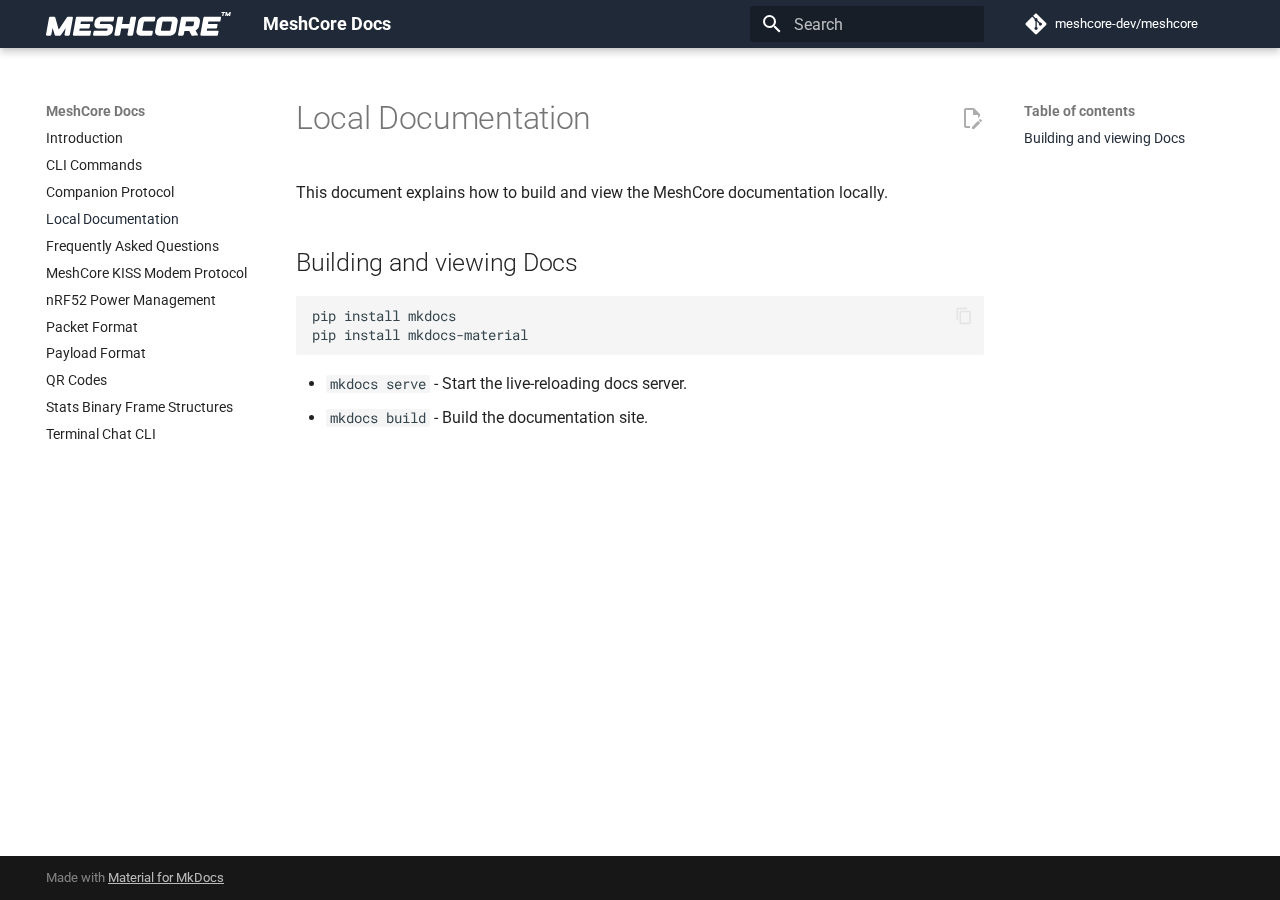
<file: docs/index.html>
<!doctype html>
<html lang="en" class="no-js">
  <head>
    
      <meta charset="utf-8">
      <meta name="viewport" content="width=device-width,initial-scale=1">
      
        <meta name="description" content="Documentation for the open source MeshCore firmware">
      
      
      
        <link rel="canonical" href="https://meshcore-dev.github.io/meshcore/docs/">
      
      
        <link rel="prev" href="../companion_protocol/">
      
      
        <link rel="next" href="../faq/">
      
      
        
      
      
      <link rel="icon" href="../assets/images/favicon.png">
      <meta name="generator" content="mkdocs-1.6.1, mkdocs-material-9.7.2">
    
    
      
        <title>Local Documentation - MeshCore Docs</title>
      
    
    
      <link rel="stylesheet" href="../assets/stylesheets/main.484c7ddc.min.css">
      
      


    
    
      
    
    
      
        
        
        <link rel="preconnect" href="https://fonts.gstatic.com" crossorigin>
        <link rel="stylesheet" href="https://fonts.googleapis.com/css?family=Roboto:300,300i,400,400i,700,700i%7CRoboto+Mono:400,400i,700,700i&display=fallback">
        <style>:root{--md-text-font:"Roboto";--md-code-font:"Roboto Mono"}</style>
      
    
    
      <link rel="stylesheet" href="../_stylesheets/extra.css">
    
    <script>__md_scope=new URL("..",location),__md_hash=e=>[...e].reduce(((e,_)=>(e<<5)-e+_.charCodeAt(0)),0),__md_get=(e,_=localStorage,t=__md_scope)=>JSON.parse(_.getItem(t.pathname+"."+e)),__md_set=(e,_,t=localStorage,a=__md_scope)=>{try{t.setItem(a.pathname+"."+e,JSON.stringify(_))}catch(e){}}</script>
    
      

    
    
  </head>
  
  
    <body dir="ltr">
  
    
    <input class="md-toggle" data-md-toggle="drawer" type="checkbox" id="__drawer" autocomplete="off">
    <input class="md-toggle" data-md-toggle="search" type="checkbox" id="__search" autocomplete="off">
    <label class="md-overlay" for="__drawer"></label>
    <div data-md-component="skip">
      
        
        <a href="#local-documentation" class="md-skip">
          Skip to content
        </a>
      
    </div>
    <div data-md-component="announce">
      
    </div>
    
    
      

  

<header class="md-header md-header--shadow" data-md-component="header">
  <nav class="md-header__inner md-grid" aria-label="Header">
    <a href=".." title="MeshCore Docs" class="md-header__button md-logo" aria-label="MeshCore Docs" data-md-component="logo">
      
  <img src="../_assets/meshcore_tm.svg" alt="logo">

    </a>
    <label class="md-header__button md-icon" for="__drawer">
      
      <svg xmlns="http://www.w3.org/2000/svg" viewBox="0 0 24 24"><path d="M3 6h18v2H3zm0 5h18v2H3zm0 5h18v2H3z"/></svg>
    </label>
    <div class="md-header__title" data-md-component="header-title">
      <div class="md-header__ellipsis">
        <div class="md-header__topic">
          <span class="md-ellipsis">
            MeshCore Docs
          </span>
        </div>
        <div class="md-header__topic" data-md-component="header-topic">
          <span class="md-ellipsis">
            
              Local Documentation
            
          </span>
        </div>
      </div>
    </div>
    
    
      <script>var palette=__md_get("__palette");if(palette&&palette.color){if("(prefers-color-scheme)"===palette.color.media){var media=matchMedia("(prefers-color-scheme: light)"),input=document.querySelector(media.matches?"[data-md-color-media='(prefers-color-scheme: light)']":"[data-md-color-media='(prefers-color-scheme: dark)']");palette.color.media=input.getAttribute("data-md-color-media"),palette.color.scheme=input.getAttribute("data-md-color-scheme"),palette.color.primary=input.getAttribute("data-md-color-primary"),palette.color.accent=input.getAttribute("data-md-color-accent")}for(var[key,value]of Object.entries(palette.color))document.body.setAttribute("data-md-color-"+key,value)}</script>
    
    
    
      
      
        <label class="md-header__button md-icon" for="__search">
          
          <svg xmlns="http://www.w3.org/2000/svg" viewBox="0 0 24 24"><path d="M9.5 3A6.5 6.5 0 0 1 16 9.5c0 1.61-.59 3.09-1.56 4.23l.27.27h.79l5 5-1.5 1.5-5-5v-.79l-.27-.27A6.52 6.52 0 0 1 9.5 16 6.5 6.5 0 0 1 3 9.5 6.5 6.5 0 0 1 9.5 3m0 2C7 5 5 7 5 9.5S7 14 9.5 14 14 12 14 9.5 12 5 9.5 5"/></svg>
        </label>
        <div class="md-search" data-md-component="search" role="dialog">
  <label class="md-search__overlay" for="__search"></label>
  <div class="md-search__inner" role="search">
    <form class="md-search__form" name="search">
      <input type="text" class="md-search__input" name="query" aria-label="Search" placeholder="Search" autocapitalize="off" autocorrect="off" autocomplete="off" spellcheck="false" data-md-component="search-query" required>
      <label class="md-search__icon md-icon" for="__search">
        
        <svg xmlns="http://www.w3.org/2000/svg" viewBox="0 0 24 24"><path d="M9.5 3A6.5 6.5 0 0 1 16 9.5c0 1.61-.59 3.09-1.56 4.23l.27.27h.79l5 5-1.5 1.5-5-5v-.79l-.27-.27A6.52 6.52 0 0 1 9.5 16 6.5 6.5 0 0 1 3 9.5 6.5 6.5 0 0 1 9.5 3m0 2C7 5 5 7 5 9.5S7 14 9.5 14 14 12 14 9.5 12 5 9.5 5"/></svg>
        
        <svg xmlns="http://www.w3.org/2000/svg" viewBox="0 0 24 24"><path d="M20 11v2H8l5.5 5.5-1.42 1.42L4.16 12l7.92-7.92L13.5 5.5 8 11z"/></svg>
      </label>
      <nav class="md-search__options" aria-label="Search">
        
        <button type="reset" class="md-search__icon md-icon" title="Clear" aria-label="Clear" tabindex="-1">
          
          <svg xmlns="http://www.w3.org/2000/svg" viewBox="0 0 24 24"><path d="M19 6.41 17.59 5 12 10.59 6.41 5 5 6.41 10.59 12 5 17.59 6.41 19 12 13.41 17.59 19 19 17.59 13.41 12z"/></svg>
        </button>
      </nav>
      
        <div class="md-search__suggest" data-md-component="search-suggest"></div>
      
    </form>
    <div class="md-search__output">
      <div class="md-search__scrollwrap" tabindex="0" data-md-scrollfix>
        <div class="md-search-result" data-md-component="search-result">
          <div class="md-search-result__meta">
            Initializing search
          </div>
          <ol class="md-search-result__list" role="presentation"></ol>
        </div>
      </div>
    </div>
  </div>
</div>
      
    
    
      <div class="md-header__source">
        <a href="https://github.com/meshcore-dev/meshcore/" title="Go to repository" class="md-source" data-md-component="source">
  <div class="md-source__icon md-icon">
    
    <svg xmlns="http://www.w3.org/2000/svg" viewBox="0 0 448 512"><!--! Font Awesome Free 7.1.0 by @fontawesome - https://fontawesome.com License - https://fontawesome.com/license/free (Icons: CC BY 4.0, Fonts: SIL OFL 1.1, Code: MIT License) Copyright 2025 Fonticons, Inc.--><path d="M439.6 236.1 244 40.5c-5.4-5.5-12.8-8.5-20.4-8.5s-15 3-20.4 8.4L162.5 81l51.5 51.5c27.1-9.1 52.7 16.8 43.4 43.7l49.7 49.7c34.2-11.8 61.2 31 35.5 56.7-26.5 26.5-70.2-2.9-56-37.3L240.3 199v121.9c25.3 12.5 22.3 41.8 9.1 55-6.4 6.4-15.2 10.1-24.3 10.1s-17.8-3.6-24.3-10.1c-17.6-17.6-11.1-46.9 11.2-56v-123c-20.8-8.5-24.6-30.7-18.6-45L142.6 101 8.5 235.1C3 240.6 0 247.9 0 255.5s3 15 8.5 20.4l195.6 195.7c5.4 5.4 12.7 8.4 20.4 8.4s15-3 20.4-8.4l194.7-194.7c5.4-5.4 8.4-12.8 8.4-20.4s-3-15-8.4-20.4"/></svg>
  </div>
  <div class="md-source__repository">
    meshcore-dev/meshcore
  </div>
</a>
      </div>
    
  </nav>
  
</header>
    
    <div class="md-container" data-md-component="container">
      
      
        
          
        
      
      <main class="md-main" data-md-component="main">
        <div class="md-main__inner md-grid">
          
            
              
              <div class="md-sidebar md-sidebar--primary" data-md-component="sidebar" data-md-type="navigation" >
                <div class="md-sidebar__scrollwrap">
                  <div class="md-sidebar__inner">
                    



<nav class="md-nav md-nav--primary" aria-label="Navigation" data-md-level="0">
  <label class="md-nav__title" for="__drawer">
    <a href=".." title="MeshCore Docs" class="md-nav__button md-logo" aria-label="MeshCore Docs" data-md-component="logo">
      
  <img src="../_assets/meshcore_tm.svg" alt="logo">

    </a>
    MeshCore Docs
  </label>
  
    <div class="md-nav__source">
      <a href="https://github.com/meshcore-dev/meshcore/" title="Go to repository" class="md-source" data-md-component="source">
  <div class="md-source__icon md-icon">
    
    <svg xmlns="http://www.w3.org/2000/svg" viewBox="0 0 448 512"><!--! Font Awesome Free 7.1.0 by @fontawesome - https://fontawesome.com License - https://fontawesome.com/license/free (Icons: CC BY 4.0, Fonts: SIL OFL 1.1, Code: MIT License) Copyright 2025 Fonticons, Inc.--><path d="M439.6 236.1 244 40.5c-5.4-5.5-12.8-8.5-20.4-8.5s-15 3-20.4 8.4L162.5 81l51.5 51.5c27.1-9.1 52.7 16.8 43.4 43.7l49.7 49.7c34.2-11.8 61.2 31 35.5 56.7-26.5 26.5-70.2-2.9-56-37.3L240.3 199v121.9c25.3 12.5 22.3 41.8 9.1 55-6.4 6.4-15.2 10.1-24.3 10.1s-17.8-3.6-24.3-10.1c-17.6-17.6-11.1-46.9 11.2-56v-123c-20.8-8.5-24.6-30.7-18.6-45L142.6 101 8.5 235.1C3 240.6 0 247.9 0 255.5s3 15 8.5 20.4l195.6 195.7c5.4 5.4 12.7 8.4 20.4 8.4s15-3 20.4-8.4l194.7-194.7c5.4-5.4 8.4-12.8 8.4-20.4s-3-15-8.4-20.4"/></svg>
  </div>
  <div class="md-source__repository">
    meshcore-dev/meshcore
  </div>
</a>
    </div>
  
  <ul class="md-nav__list" data-md-scrollfix>
    
      
      
  
  
  
  
    <li class="md-nav__item">
      <a href=".." class="md-nav__link">
        
  
  
  <span class="md-ellipsis">
    
  
    Introduction
  

    
  </span>
  
  

      </a>
    </li>
  

    
      
      
  
  
  
  
    <li class="md-nav__item">
      <a href="../cli_commands/" class="md-nav__link">
        
  
  
  <span class="md-ellipsis">
    
  
    CLI Commands
  

    
  </span>
  
  

      </a>
    </li>
  

    
      
      
  
  
  
  
    <li class="md-nav__item">
      <a href="../companion_protocol/" class="md-nav__link">
        
  
  
  <span class="md-ellipsis">
    
  
    Companion Protocol
  

    
  </span>
  
  

      </a>
    </li>
  

    
      
      
  
  
    
  
  
  
    <li class="md-nav__item md-nav__item--active">
      
      <input class="md-nav__toggle md-toggle" type="checkbox" id="__toc">
      
      
        
      
      
        <label class="md-nav__link md-nav__link--active" for="__toc">
          
  
  
  <span class="md-ellipsis">
    
  
    Local Documentation
  

    
  </span>
  
  

          <span class="md-nav__icon md-icon"></span>
        </label>
      
      <a href="./" class="md-nav__link md-nav__link--active">
        
  
  
  <span class="md-ellipsis">
    
  
    Local Documentation
  

    
  </span>
  
  

      </a>
      
        

<nav class="md-nav md-nav--secondary" aria-label="Table of contents">
  
  
  
    
  
  
    <label class="md-nav__title" for="__toc">
      <span class="md-nav__icon md-icon"></span>
      Table of contents
    </label>
    <ul class="md-nav__list" data-md-component="toc" data-md-scrollfix>
      
        <li class="md-nav__item">
  <a href="#building-and-viewing-docs" class="md-nav__link">
    <span class="md-ellipsis">
      
        Building and viewing Docs
      
    </span>
  </a>
  
</li>
      
    </ul>
  
</nav>
      
    </li>
  

    
      
      
  
  
  
  
    <li class="md-nav__item">
      <a href="../faq/" class="md-nav__link">
        
  
  
  <span class="md-ellipsis">
    
  
    Frequently Asked Questions
  

    
  </span>
  
  

      </a>
    </li>
  

    
      
      
  
  
  
  
    <li class="md-nav__item">
      <a href="../kiss_modem_protocol/" class="md-nav__link">
        
  
  
  <span class="md-ellipsis">
    
  
    MeshCore KISS Modem Protocol
  

    
  </span>
  
  

      </a>
    </li>
  

    
      
      
  
  
  
  
    <li class="md-nav__item">
      <a href="../nrf52_power_management/" class="md-nav__link">
        
  
  
  <span class="md-ellipsis">
    
  
    nRF52 Power Management
  

    
  </span>
  
  

      </a>
    </li>
  

    
      
      
  
  
  
  
    <li class="md-nav__item">
      <a href="../packet_format/" class="md-nav__link">
        
  
  
  <span class="md-ellipsis">
    
  
    Packet Format
  

    
  </span>
  
  

      </a>
    </li>
  

    
      
      
  
  
  
  
    <li class="md-nav__item">
      <a href="../payloads/" class="md-nav__link">
        
  
  
  <span class="md-ellipsis">
    
  
    Payload Format
  

    
  </span>
  
  

      </a>
    </li>
  

    
      
      
  
  
  
  
    <li class="md-nav__item">
      <a href="../qr_codes/" class="md-nav__link">
        
  
  
  <span class="md-ellipsis">
    
  
    QR Codes
  

    
  </span>
  
  

      </a>
    </li>
  

    
      
      
  
  
  
  
    <li class="md-nav__item">
      <a href="../stats_binary_frames/" class="md-nav__link">
        
  
  
  <span class="md-ellipsis">
    
  
    Stats Binary Frame Structures
  

    
  </span>
  
  

      </a>
    </li>
  

    
      
      
  
  
  
  
    <li class="md-nav__item">
      <a href="../terminal_chat_cli/" class="md-nav__link">
        
  
  
  <span class="md-ellipsis">
    
  
    Terminal Chat CLI
  

    
  </span>
  
  

      </a>
    </li>
  

    
  </ul>
</nav>
                  </div>
                </div>
              </div>
            
            
              
              <div class="md-sidebar md-sidebar--secondary" data-md-component="sidebar" data-md-type="toc" >
                <div class="md-sidebar__scrollwrap">
                  <div class="md-sidebar__inner">
                    

<nav class="md-nav md-nav--secondary" aria-label="Table of contents">
  
  
  
    
  
  
    <label class="md-nav__title" for="__toc">
      <span class="md-nav__icon md-icon"></span>
      Table of contents
    </label>
    <ul class="md-nav__list" data-md-component="toc" data-md-scrollfix>
      
        <li class="md-nav__item">
  <a href="#building-and-viewing-docs" class="md-nav__link">
    <span class="md-ellipsis">
      
        Building and viewing Docs
      
    </span>
  </a>
  
</li>
      
    </ul>
  
</nav>
                  </div>
                </div>
              </div>
            
          
          
            <div class="md-content" data-md-component="content">
              
              <article class="md-content__inner md-typeset">
                
                  


  
    <a href="https://github.com/meshcore-dev/meshcore/edit/main/docs/docs.md" title="Edit this page" class="md-content__button md-icon" rel="edit">
      
      <svg xmlns="http://www.w3.org/2000/svg" viewBox="0 0 24 24"><path d="M10 20H6V4h7v5h5v3.1l2-2V8l-6-6H6c-1.1 0-2 .9-2 2v16c0 1.1.9 2 2 2h4zm10.2-7c.1 0 .3.1.4.2l1.3 1.3c.2.2.2.6 0 .8l-1 1-2.1-2.1 1-1c.1-.1.2-.2.4-.2m0 3.9L14.1 23H12v-2.1l6.1-6.1z"/></svg>
    </a>
  
  


<h1 id="local-documentation">Local Documentation</h1>
<p>This document explains how to build and view the MeshCore documentation locally.</p>
<h2 id="building-and-viewing-docs">Building and viewing Docs</h2>
<pre><code>pip install mkdocs
pip install mkdocs-material
</code></pre>
<ul>
<li><code>mkdocs serve</code> - Start the live-reloading docs server.</li>
<li><code>mkdocs build</code> - Build the documentation site.</li>
</ul>












                
              </article>
            </div>
          
          
<script>var target=document.getElementById(location.hash.slice(1));target&&target.name&&(target.checked=target.name.startsWith("__tabbed_"))</script>
        </div>
        
      </main>
      
        <footer class="md-footer">
  
  <div class="md-footer-meta md-typeset">
    <div class="md-footer-meta__inner md-grid">
      <div class="md-copyright">
  
  
    Made with
    <a href="https://squidfunk.github.io/mkdocs-material/" target="_blank" rel="noopener">
      Material for MkDocs
    </a>
  
</div>
      
    </div>
  </div>
</footer>
      
    </div>
    <div class="md-dialog" data-md-component="dialog">
      <div class="md-dialog__inner md-typeset"></div>
    </div>
    
    
    
      
      
      <script id="__config" type="application/json">{"annotate": null, "base": "..", "features": ["content.action.edit", "content.code.copy", "search.highlight", "search.suggest"], "search": "../assets/javascripts/workers/search.2c215733.min.js", "tags": null, "translations": {"clipboard.copied": "Copied to clipboard", "clipboard.copy": "Copy to clipboard", "search.result.more.one": "1 more on this page", "search.result.more.other": "# more on this page", "search.result.none": "No matching documents", "search.result.one": "1 matching document", "search.result.other": "# matching documents", "search.result.placeholder": "Type to start searching", "search.result.term.missing": "Missing", "select.version": "Select version"}, "version": null}</script>
    
    
      <script src="../assets/javascripts/bundle.79ae519e.min.js"></script>
      
    
  </body>
</html>
</file>
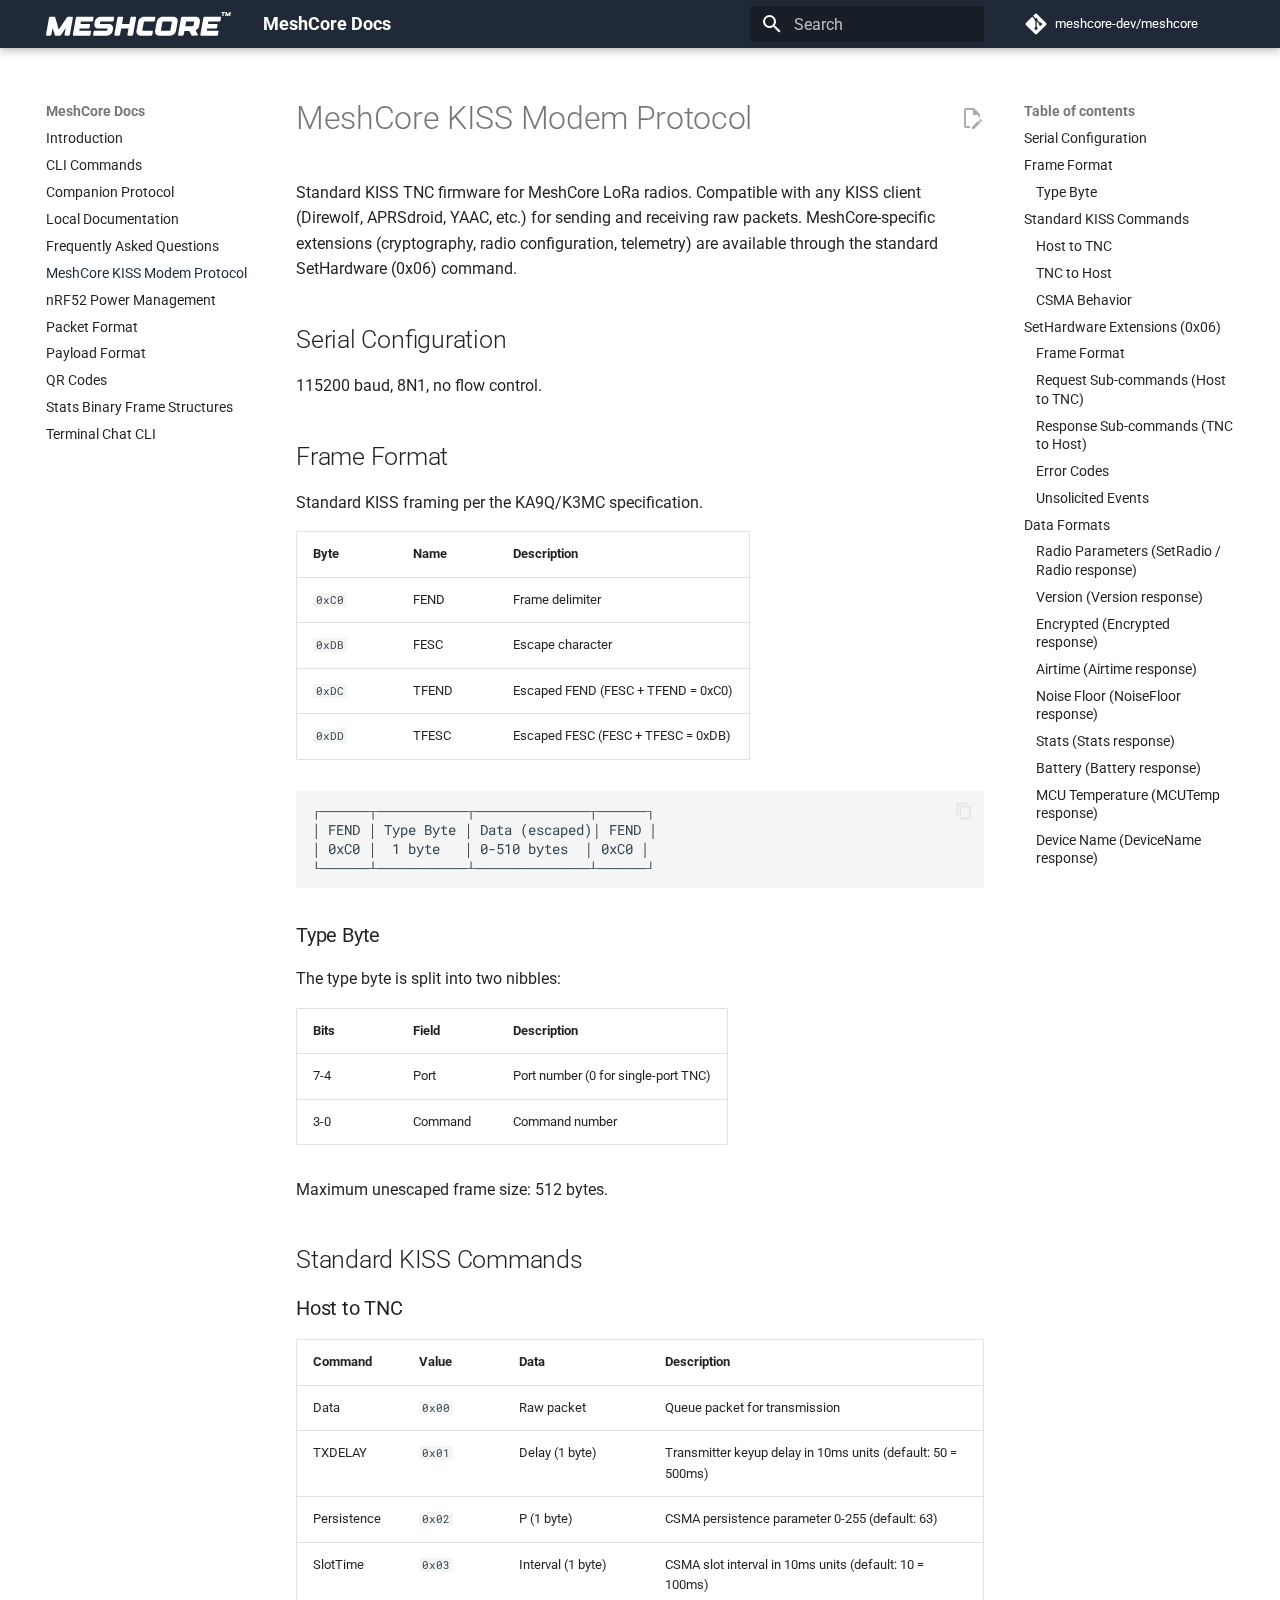
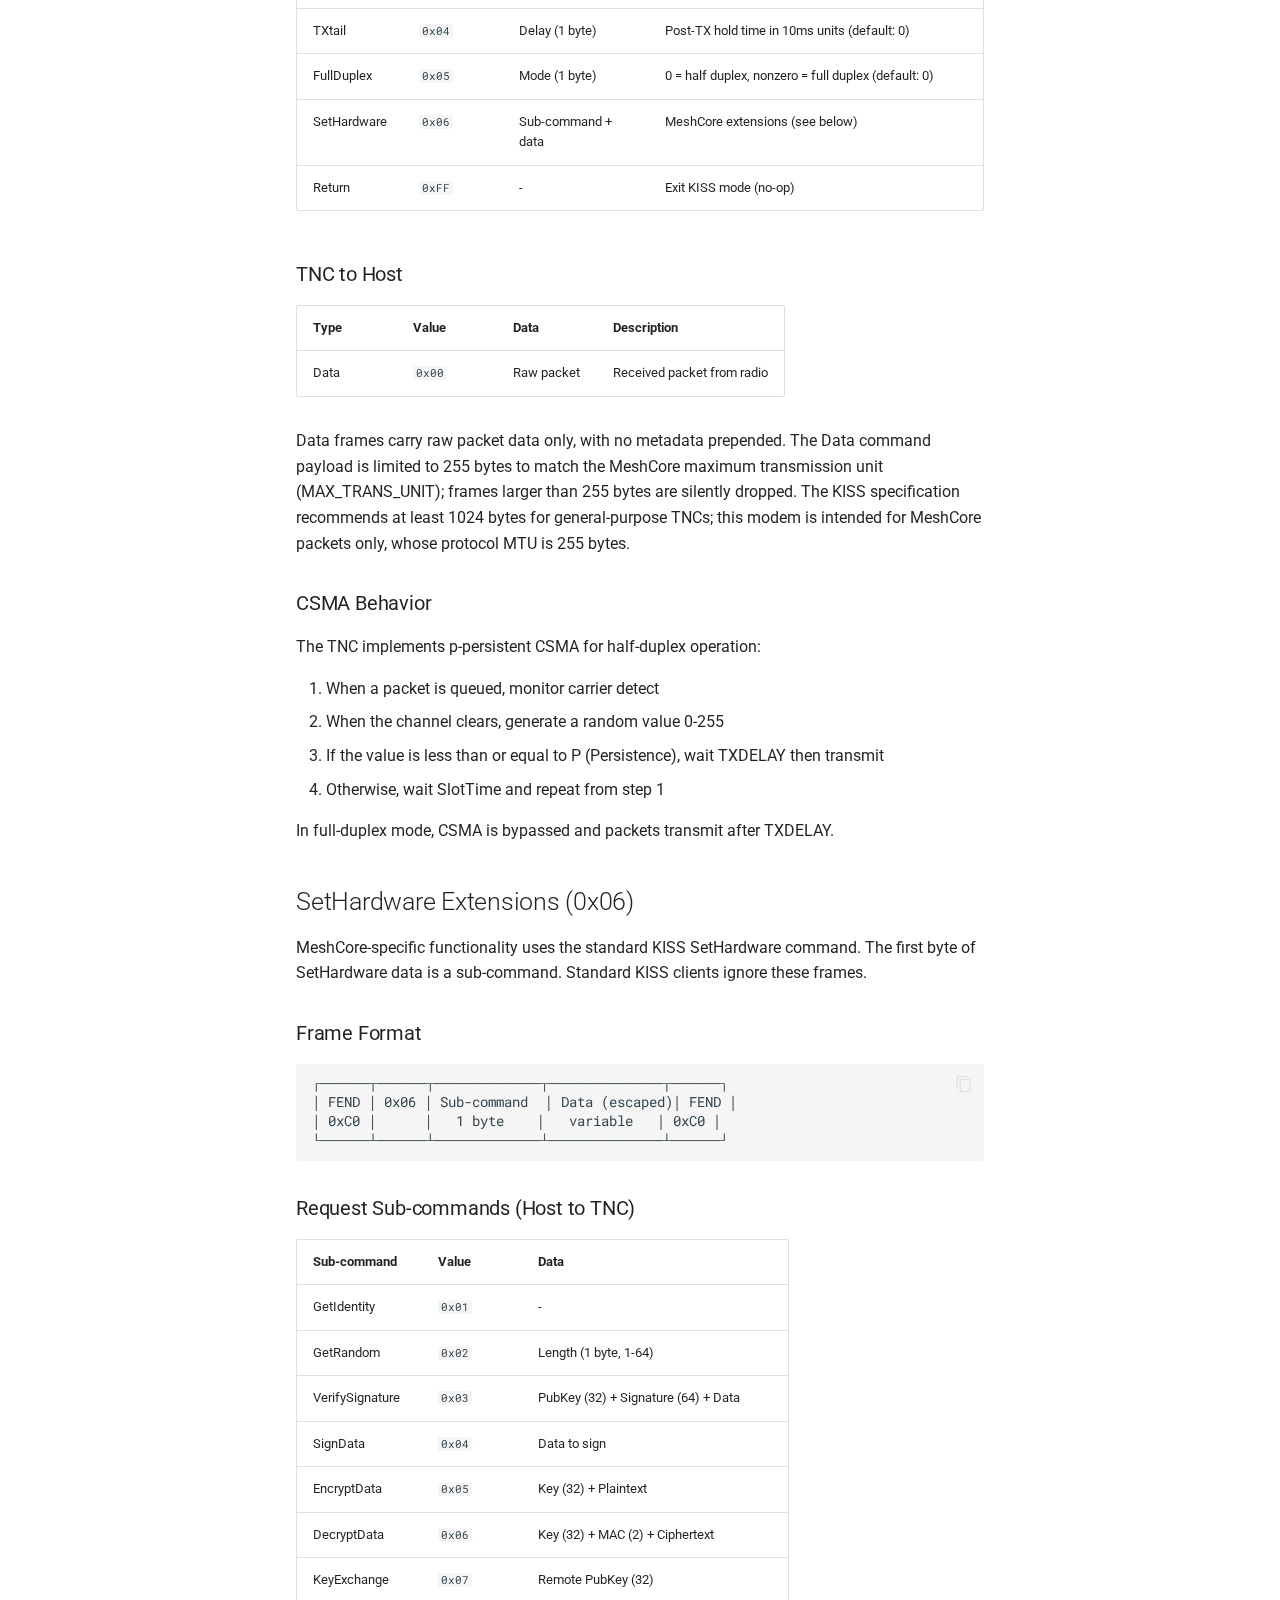
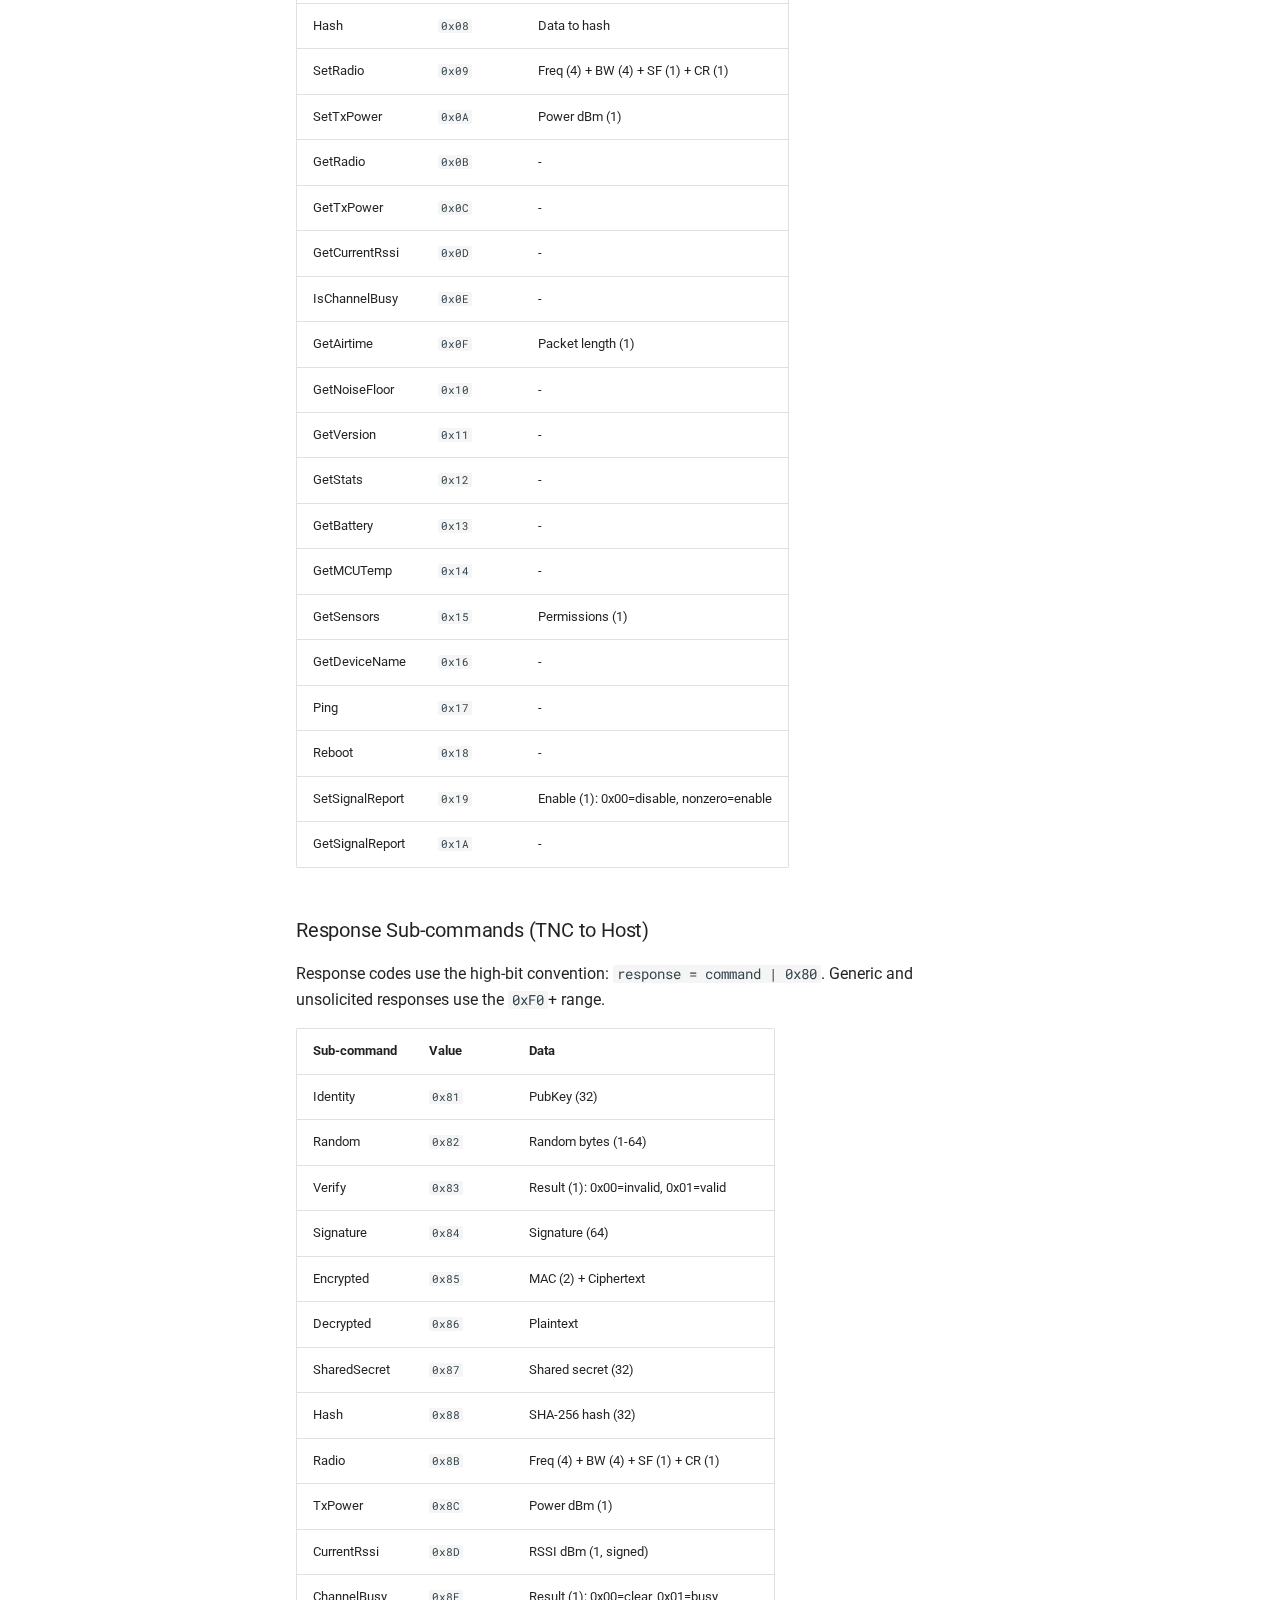
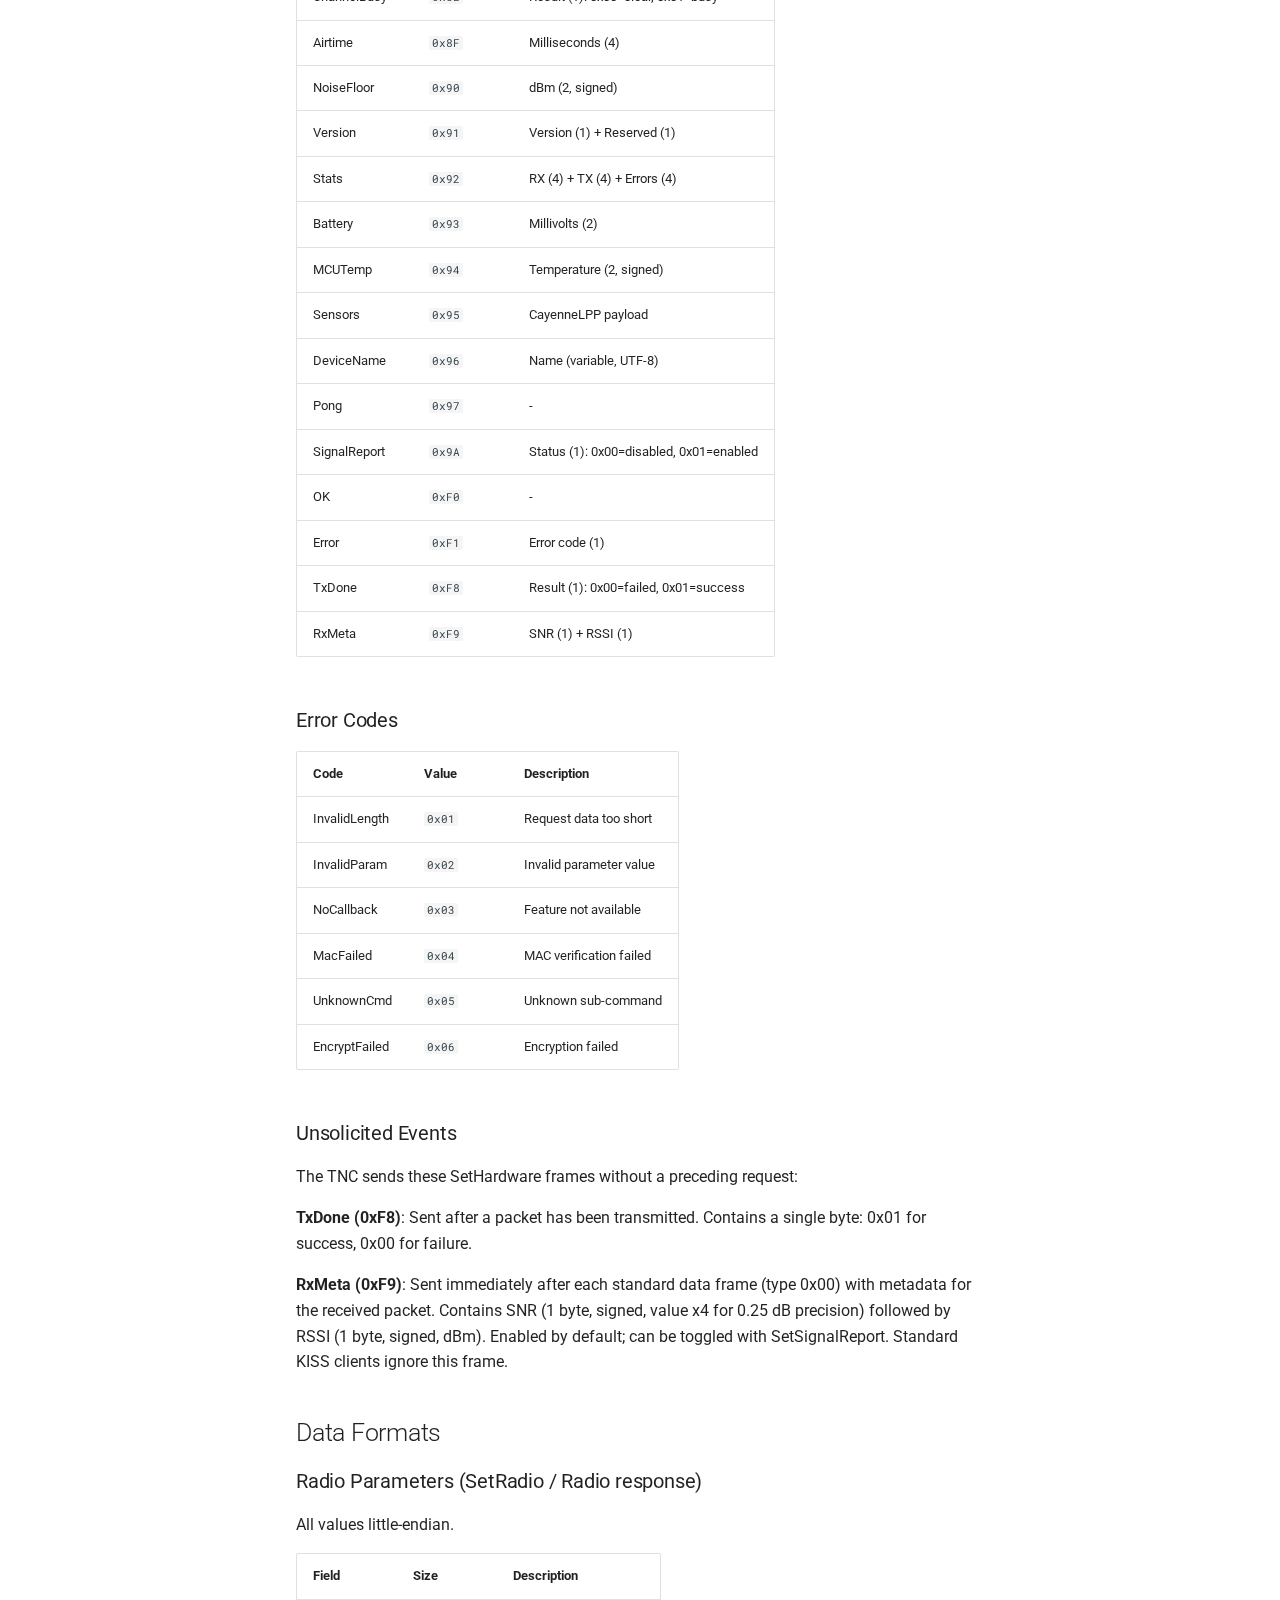
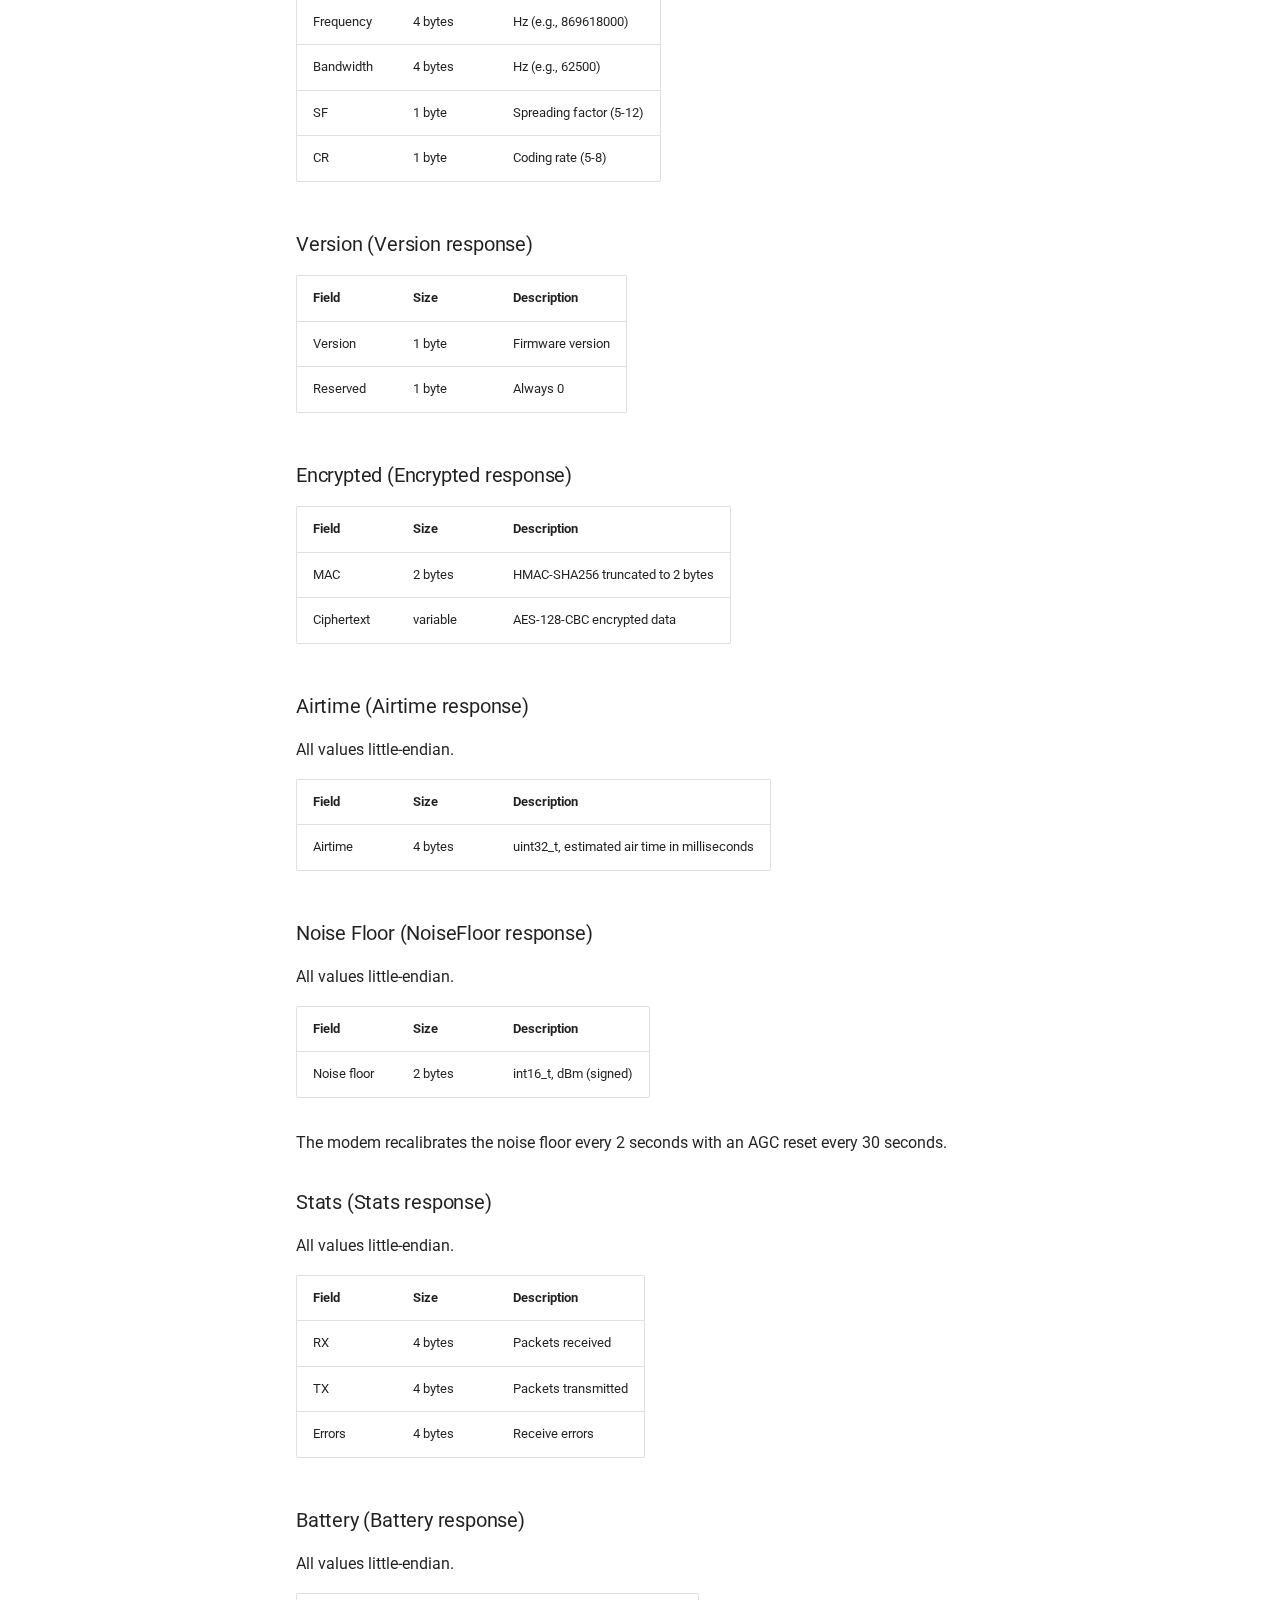
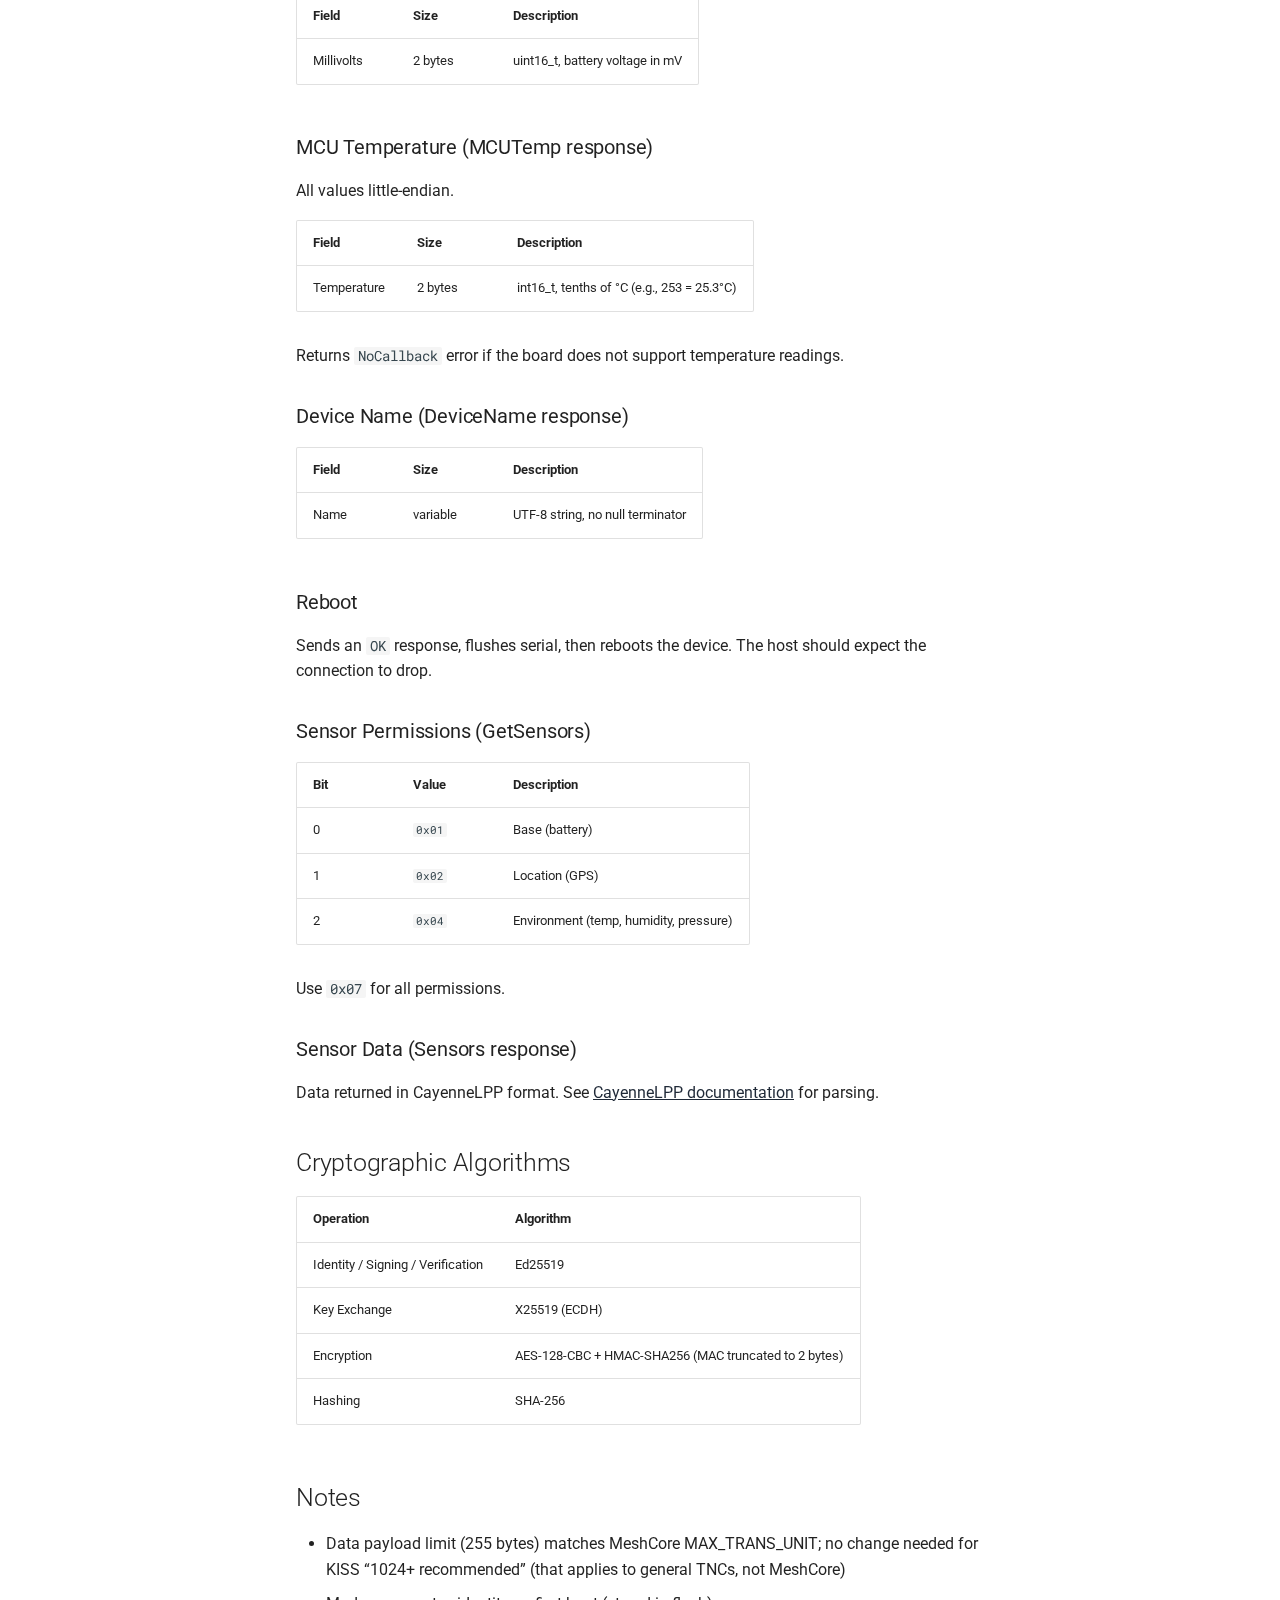
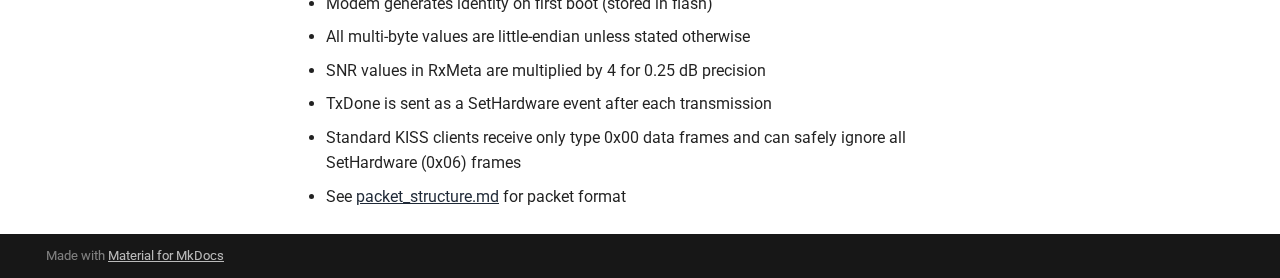
<file: kiss_modem_protocol/index.html>
<!doctype html>
<html lang="en" class="no-js">
  <head>
    
      <meta charset="utf-8">
      <meta name="viewport" content="width=device-width,initial-scale=1">
      
        <meta name="description" content="Documentation for the open source MeshCore firmware">
      
      
      
        <link rel="canonical" href="https://meshcore-dev.github.io/meshcore/kiss_modem_protocol/">
      
      
        <link rel="prev" href="../faq/">
      
      
        <link rel="next" href="../nrf52_power_management/">
      
      
        
      
      
      <link rel="icon" href="../assets/images/favicon.png">
      <meta name="generator" content="mkdocs-1.6.1, mkdocs-material-9.7.2">
    
    
      
        <title>MeshCore KISS Modem Protocol - MeshCore Docs</title>
      
    
    
      <link rel="stylesheet" href="../assets/stylesheets/main.484c7ddc.min.css">
      
      


    
    
      
    
    
      
        
        
        <link rel="preconnect" href="https://fonts.gstatic.com" crossorigin>
        <link rel="stylesheet" href="https://fonts.googleapis.com/css?family=Roboto:300,300i,400,400i,700,700i%7CRoboto+Mono:400,400i,700,700i&display=fallback">
        <style>:root{--md-text-font:"Roboto";--md-code-font:"Roboto Mono"}</style>
      
    
    
      <link rel="stylesheet" href="../_stylesheets/extra.css">
    
    <script>__md_scope=new URL("..",location),__md_hash=e=>[...e].reduce(((e,_)=>(e<<5)-e+_.charCodeAt(0)),0),__md_get=(e,_=localStorage,t=__md_scope)=>JSON.parse(_.getItem(t.pathname+"."+e)),__md_set=(e,_,t=localStorage,a=__md_scope)=>{try{t.setItem(a.pathname+"."+e,JSON.stringify(_))}catch(e){}}</script>
    
      

    
    
  </head>
  
  
    <body dir="ltr">
  
    
    <input class="md-toggle" data-md-toggle="drawer" type="checkbox" id="__drawer" autocomplete="off">
    <input class="md-toggle" data-md-toggle="search" type="checkbox" id="__search" autocomplete="off">
    <label class="md-overlay" for="__drawer"></label>
    <div data-md-component="skip">
      
        
        <a href="#meshcore-kiss-modem-protocol" class="md-skip">
          Skip to content
        </a>
      
    </div>
    <div data-md-component="announce">
      
    </div>
    
    
      

  

<header class="md-header md-header--shadow" data-md-component="header">
  <nav class="md-header__inner md-grid" aria-label="Header">
    <a href=".." title="MeshCore Docs" class="md-header__button md-logo" aria-label="MeshCore Docs" data-md-component="logo">
      
  <img src="../_assets/meshcore_tm.svg" alt="logo">

    </a>
    <label class="md-header__button md-icon" for="__drawer">
      
      <svg xmlns="http://www.w3.org/2000/svg" viewBox="0 0 24 24"><path d="M3 6h18v2H3zm0 5h18v2H3zm0 5h18v2H3z"/></svg>
    </label>
    <div class="md-header__title" data-md-component="header-title">
      <div class="md-header__ellipsis">
        <div class="md-header__topic">
          <span class="md-ellipsis">
            MeshCore Docs
          </span>
        </div>
        <div class="md-header__topic" data-md-component="header-topic">
          <span class="md-ellipsis">
            
              MeshCore KISS Modem Protocol
            
          </span>
        </div>
      </div>
    </div>
    
    
      <script>var palette=__md_get("__palette");if(palette&&palette.color){if("(prefers-color-scheme)"===palette.color.media){var media=matchMedia("(prefers-color-scheme: light)"),input=document.querySelector(media.matches?"[data-md-color-media='(prefers-color-scheme: light)']":"[data-md-color-media='(prefers-color-scheme: dark)']");palette.color.media=input.getAttribute("data-md-color-media"),palette.color.scheme=input.getAttribute("data-md-color-scheme"),palette.color.primary=input.getAttribute("data-md-color-primary"),palette.color.accent=input.getAttribute("data-md-color-accent")}for(var[key,value]of Object.entries(palette.color))document.body.setAttribute("data-md-color-"+key,value)}</script>
    
    
    
      
      
        <label class="md-header__button md-icon" for="__search">
          
          <svg xmlns="http://www.w3.org/2000/svg" viewBox="0 0 24 24"><path d="M9.5 3A6.5 6.5 0 0 1 16 9.5c0 1.61-.59 3.09-1.56 4.23l.27.27h.79l5 5-1.5 1.5-5-5v-.79l-.27-.27A6.52 6.52 0 0 1 9.5 16 6.5 6.5 0 0 1 3 9.5 6.5 6.5 0 0 1 9.5 3m0 2C7 5 5 7 5 9.5S7 14 9.5 14 14 12 14 9.5 12 5 9.5 5"/></svg>
        </label>
        <div class="md-search" data-md-component="search" role="dialog">
  <label class="md-search__overlay" for="__search"></label>
  <div class="md-search__inner" role="search">
    <form class="md-search__form" name="search">
      <input type="text" class="md-search__input" name="query" aria-label="Search" placeholder="Search" autocapitalize="off" autocorrect="off" autocomplete="off" spellcheck="false" data-md-component="search-query" required>
      <label class="md-search__icon md-icon" for="__search">
        
        <svg xmlns="http://www.w3.org/2000/svg" viewBox="0 0 24 24"><path d="M9.5 3A6.5 6.5 0 0 1 16 9.5c0 1.61-.59 3.09-1.56 4.23l.27.27h.79l5 5-1.5 1.5-5-5v-.79l-.27-.27A6.52 6.52 0 0 1 9.5 16 6.5 6.5 0 0 1 3 9.5 6.5 6.5 0 0 1 9.5 3m0 2C7 5 5 7 5 9.5S7 14 9.5 14 14 12 14 9.5 12 5 9.5 5"/></svg>
        
        <svg xmlns="http://www.w3.org/2000/svg" viewBox="0 0 24 24"><path d="M20 11v2H8l5.5 5.5-1.42 1.42L4.16 12l7.92-7.92L13.5 5.5 8 11z"/></svg>
      </label>
      <nav class="md-search__options" aria-label="Search">
        
        <button type="reset" class="md-search__icon md-icon" title="Clear" aria-label="Clear" tabindex="-1">
          
          <svg xmlns="http://www.w3.org/2000/svg" viewBox="0 0 24 24"><path d="M19 6.41 17.59 5 12 10.59 6.41 5 5 6.41 10.59 12 5 17.59 6.41 19 12 13.41 17.59 19 19 17.59 13.41 12z"/></svg>
        </button>
      </nav>
      
        <div class="md-search__suggest" data-md-component="search-suggest"></div>
      
    </form>
    <div class="md-search__output">
      <div class="md-search__scrollwrap" tabindex="0" data-md-scrollfix>
        <div class="md-search-result" data-md-component="search-result">
          <div class="md-search-result__meta">
            Initializing search
          </div>
          <ol class="md-search-result__list" role="presentation"></ol>
        </div>
      </div>
    </div>
  </div>
</div>
      
    
    
      <div class="md-header__source">
        <a href="https://github.com/meshcore-dev/meshcore/" title="Go to repository" class="md-source" data-md-component="source">
  <div class="md-source__icon md-icon">
    
    <svg xmlns="http://www.w3.org/2000/svg" viewBox="0 0 448 512"><!--! Font Awesome Free 7.1.0 by @fontawesome - https://fontawesome.com License - https://fontawesome.com/license/free (Icons: CC BY 4.0, Fonts: SIL OFL 1.1, Code: MIT License) Copyright 2025 Fonticons, Inc.--><path d="M439.6 236.1 244 40.5c-5.4-5.5-12.8-8.5-20.4-8.5s-15 3-20.4 8.4L162.5 81l51.5 51.5c27.1-9.1 52.7 16.8 43.4 43.7l49.7 49.7c34.2-11.8 61.2 31 35.5 56.7-26.5 26.5-70.2-2.9-56-37.3L240.3 199v121.9c25.3 12.5 22.3 41.8 9.1 55-6.4 6.4-15.2 10.1-24.3 10.1s-17.8-3.6-24.3-10.1c-17.6-17.6-11.1-46.9 11.2-56v-123c-20.8-8.5-24.6-30.7-18.6-45L142.6 101 8.5 235.1C3 240.6 0 247.9 0 255.5s3 15 8.5 20.4l195.6 195.7c5.4 5.4 12.7 8.4 20.4 8.4s15-3 20.4-8.4l194.7-194.7c5.4-5.4 8.4-12.8 8.4-20.4s-3-15-8.4-20.4"/></svg>
  </div>
  <div class="md-source__repository">
    meshcore-dev/meshcore
  </div>
</a>
      </div>
    
  </nav>
  
</header>
    
    <div class="md-container" data-md-component="container">
      
      
        
          
        
      
      <main class="md-main" data-md-component="main">
        <div class="md-main__inner md-grid">
          
            
              
              <div class="md-sidebar md-sidebar--primary" data-md-component="sidebar" data-md-type="navigation" >
                <div class="md-sidebar__scrollwrap">
                  <div class="md-sidebar__inner">
                    



<nav class="md-nav md-nav--primary" aria-label="Navigation" data-md-level="0">
  <label class="md-nav__title" for="__drawer">
    <a href=".." title="MeshCore Docs" class="md-nav__button md-logo" aria-label="MeshCore Docs" data-md-component="logo">
      
  <img src="../_assets/meshcore_tm.svg" alt="logo">

    </a>
    MeshCore Docs
  </label>
  
    <div class="md-nav__source">
      <a href="https://github.com/meshcore-dev/meshcore/" title="Go to repository" class="md-source" data-md-component="source">
  <div class="md-source__icon md-icon">
    
    <svg xmlns="http://www.w3.org/2000/svg" viewBox="0 0 448 512"><!--! Font Awesome Free 7.1.0 by @fontawesome - https://fontawesome.com License - https://fontawesome.com/license/free (Icons: CC BY 4.0, Fonts: SIL OFL 1.1, Code: MIT License) Copyright 2025 Fonticons, Inc.--><path d="M439.6 236.1 244 40.5c-5.4-5.5-12.8-8.5-20.4-8.5s-15 3-20.4 8.4L162.5 81l51.5 51.5c27.1-9.1 52.7 16.8 43.4 43.7l49.7 49.7c34.2-11.8 61.2 31 35.5 56.7-26.5 26.5-70.2-2.9-56-37.3L240.3 199v121.9c25.3 12.5 22.3 41.8 9.1 55-6.4 6.4-15.2 10.1-24.3 10.1s-17.8-3.6-24.3-10.1c-17.6-17.6-11.1-46.9 11.2-56v-123c-20.8-8.5-24.6-30.7-18.6-45L142.6 101 8.5 235.1C3 240.6 0 247.9 0 255.5s3 15 8.5 20.4l195.6 195.7c5.4 5.4 12.7 8.4 20.4 8.4s15-3 20.4-8.4l194.7-194.7c5.4-5.4 8.4-12.8 8.4-20.4s-3-15-8.4-20.4"/></svg>
  </div>
  <div class="md-source__repository">
    meshcore-dev/meshcore
  </div>
</a>
    </div>
  
  <ul class="md-nav__list" data-md-scrollfix>
    
      
      
  
  
  
  
    <li class="md-nav__item">
      <a href=".." class="md-nav__link">
        
  
  
  <span class="md-ellipsis">
    
  
    Introduction
  

    
  </span>
  
  

      </a>
    </li>
  

    
      
      
  
  
  
  
    <li class="md-nav__item">
      <a href="../cli_commands/" class="md-nav__link">
        
  
  
  <span class="md-ellipsis">
    
  
    CLI Commands
  

    
  </span>
  
  

      </a>
    </li>
  

    
      
      
  
  
  
  
    <li class="md-nav__item">
      <a href="../companion_protocol/" class="md-nav__link">
        
  
  
  <span class="md-ellipsis">
    
  
    Companion Protocol
  

    
  </span>
  
  

      </a>
    </li>
  

    
      
      
  
  
  
  
    <li class="md-nav__item">
      <a href="../docs/" class="md-nav__link">
        
  
  
  <span class="md-ellipsis">
    
  
    Local Documentation
  

    
  </span>
  
  

      </a>
    </li>
  

    
      
      
  
  
  
  
    <li class="md-nav__item">
      <a href="../faq/" class="md-nav__link">
        
  
  
  <span class="md-ellipsis">
    
  
    Frequently Asked Questions
  

    
  </span>
  
  

      </a>
    </li>
  

    
      
      
  
  
    
  
  
  
    <li class="md-nav__item md-nav__item--active">
      
      <input class="md-nav__toggle md-toggle" type="checkbox" id="__toc">
      
      
        
      
      
        <label class="md-nav__link md-nav__link--active" for="__toc">
          
  
  
  <span class="md-ellipsis">
    
  
    MeshCore KISS Modem Protocol
  

    
  </span>
  
  

          <span class="md-nav__icon md-icon"></span>
        </label>
      
      <a href="./" class="md-nav__link md-nav__link--active">
        
  
  
  <span class="md-ellipsis">
    
  
    MeshCore KISS Modem Protocol
  

    
  </span>
  
  

      </a>
      
        

<nav class="md-nav md-nav--secondary" aria-label="Table of contents">
  
  
  
    
  
  
    <label class="md-nav__title" for="__toc">
      <span class="md-nav__icon md-icon"></span>
      Table of contents
    </label>
    <ul class="md-nav__list" data-md-component="toc" data-md-scrollfix>
      
        <li class="md-nav__item">
  <a href="#serial-configuration" class="md-nav__link">
    <span class="md-ellipsis">
      
        Serial Configuration
      
    </span>
  </a>
  
</li>
      
        <li class="md-nav__item">
  <a href="#frame-format" class="md-nav__link">
    <span class="md-ellipsis">
      
        Frame Format
      
    </span>
  </a>
  
    <nav class="md-nav" aria-label="Frame Format">
      <ul class="md-nav__list">
        
          <li class="md-nav__item">
  <a href="#type-byte" class="md-nav__link">
    <span class="md-ellipsis">
      
        Type Byte
      
    </span>
  </a>
  
</li>
        
      </ul>
    </nav>
  
</li>
      
        <li class="md-nav__item">
  <a href="#standard-kiss-commands" class="md-nav__link">
    <span class="md-ellipsis">
      
        Standard KISS Commands
      
    </span>
  </a>
  
    <nav class="md-nav" aria-label="Standard KISS Commands">
      <ul class="md-nav__list">
        
          <li class="md-nav__item">
  <a href="#host-to-tnc" class="md-nav__link">
    <span class="md-ellipsis">
      
        Host to TNC
      
    </span>
  </a>
  
</li>
        
          <li class="md-nav__item">
  <a href="#tnc-to-host" class="md-nav__link">
    <span class="md-ellipsis">
      
        TNC to Host
      
    </span>
  </a>
  
</li>
        
          <li class="md-nav__item">
  <a href="#csma-behavior" class="md-nav__link">
    <span class="md-ellipsis">
      
        CSMA Behavior
      
    </span>
  </a>
  
</li>
        
      </ul>
    </nav>
  
</li>
      
        <li class="md-nav__item">
  <a href="#sethardware-extensions-0x06" class="md-nav__link">
    <span class="md-ellipsis">
      
        SetHardware Extensions (0x06)
      
    </span>
  </a>
  
    <nav class="md-nav" aria-label="SetHardware Extensions (0x06)">
      <ul class="md-nav__list">
        
          <li class="md-nav__item">
  <a href="#frame-format_1" class="md-nav__link">
    <span class="md-ellipsis">
      
        Frame Format
      
    </span>
  </a>
  
</li>
        
          <li class="md-nav__item">
  <a href="#request-sub-commands-host-to-tnc" class="md-nav__link">
    <span class="md-ellipsis">
      
        Request Sub-commands (Host to TNC)
      
    </span>
  </a>
  
</li>
        
          <li class="md-nav__item">
  <a href="#response-sub-commands-tnc-to-host" class="md-nav__link">
    <span class="md-ellipsis">
      
        Response Sub-commands (TNC to Host)
      
    </span>
  </a>
  
</li>
        
          <li class="md-nav__item">
  <a href="#error-codes" class="md-nav__link">
    <span class="md-ellipsis">
      
        Error Codes
      
    </span>
  </a>
  
</li>
        
          <li class="md-nav__item">
  <a href="#unsolicited-events" class="md-nav__link">
    <span class="md-ellipsis">
      
        Unsolicited Events
      
    </span>
  </a>
  
</li>
        
      </ul>
    </nav>
  
</li>
      
        <li class="md-nav__item">
  <a href="#data-formats" class="md-nav__link">
    <span class="md-ellipsis">
      
        Data Formats
      
    </span>
  </a>
  
    <nav class="md-nav" aria-label="Data Formats">
      <ul class="md-nav__list">
        
          <li class="md-nav__item">
  <a href="#radio-parameters-setradio-radio-response" class="md-nav__link">
    <span class="md-ellipsis">
      
        Radio Parameters (SetRadio / Radio response)
      
    </span>
  </a>
  
</li>
        
          <li class="md-nav__item">
  <a href="#version-version-response" class="md-nav__link">
    <span class="md-ellipsis">
      
        Version (Version response)
      
    </span>
  </a>
  
</li>
        
          <li class="md-nav__item">
  <a href="#encrypted-encrypted-response" class="md-nav__link">
    <span class="md-ellipsis">
      
        Encrypted (Encrypted response)
      
    </span>
  </a>
  
</li>
        
          <li class="md-nav__item">
  <a href="#airtime-airtime-response" class="md-nav__link">
    <span class="md-ellipsis">
      
        Airtime (Airtime response)
      
    </span>
  </a>
  
</li>
        
          <li class="md-nav__item">
  <a href="#noise-floor-noisefloor-response" class="md-nav__link">
    <span class="md-ellipsis">
      
        Noise Floor (NoiseFloor response)
      
    </span>
  </a>
  
</li>
        
          <li class="md-nav__item">
  <a href="#stats-stats-response" class="md-nav__link">
    <span class="md-ellipsis">
      
        Stats (Stats response)
      
    </span>
  </a>
  
</li>
        
          <li class="md-nav__item">
  <a href="#battery-battery-response" class="md-nav__link">
    <span class="md-ellipsis">
      
        Battery (Battery response)
      
    </span>
  </a>
  
</li>
        
          <li class="md-nav__item">
  <a href="#mcu-temperature-mcutemp-response" class="md-nav__link">
    <span class="md-ellipsis">
      
        MCU Temperature (MCUTemp response)
      
    </span>
  </a>
  
</li>
        
          <li class="md-nav__item">
  <a href="#device-name-devicename-response" class="md-nav__link">
    <span class="md-ellipsis">
      
        Device Name (DeviceName response)
      
    </span>
  </a>
  
</li>
        
          <li class="md-nav__item">
  <a href="#reboot" class="md-nav__link">
    <span class="md-ellipsis">
      
        Reboot
      
    </span>
  </a>
  
</li>
        
          <li class="md-nav__item">
  <a href="#sensor-permissions-getsensors" class="md-nav__link">
    <span class="md-ellipsis">
      
        Sensor Permissions (GetSensors)
      
    </span>
  </a>
  
</li>
        
          <li class="md-nav__item">
  <a href="#sensor-data-sensors-response" class="md-nav__link">
    <span class="md-ellipsis">
      
        Sensor Data (Sensors response)
      
    </span>
  </a>
  
</li>
        
      </ul>
    </nav>
  
</li>
      
        <li class="md-nav__item">
  <a href="#cryptographic-algorithms" class="md-nav__link">
    <span class="md-ellipsis">
      
        Cryptographic Algorithms
      
    </span>
  </a>
  
</li>
      
        <li class="md-nav__item">
  <a href="#notes" class="md-nav__link">
    <span class="md-ellipsis">
      
        Notes
      
    </span>
  </a>
  
</li>
      
    </ul>
  
</nav>
      
    </li>
  

    
      
      
  
  
  
  
    <li class="md-nav__item">
      <a href="../nrf52_power_management/" class="md-nav__link">
        
  
  
  <span class="md-ellipsis">
    
  
    nRF52 Power Management
  

    
  </span>
  
  

      </a>
    </li>
  

    
      
      
  
  
  
  
    <li class="md-nav__item">
      <a href="../packet_format/" class="md-nav__link">
        
  
  
  <span class="md-ellipsis">
    
  
    Packet Format
  

    
  </span>
  
  

      </a>
    </li>
  

    
      
      
  
  
  
  
    <li class="md-nav__item">
      <a href="../payloads/" class="md-nav__link">
        
  
  
  <span class="md-ellipsis">
    
  
    Payload Format
  

    
  </span>
  
  

      </a>
    </li>
  

    
      
      
  
  
  
  
    <li class="md-nav__item">
      <a href="../qr_codes/" class="md-nav__link">
        
  
  
  <span class="md-ellipsis">
    
  
    QR Codes
  

    
  </span>
  
  

      </a>
    </li>
  

    
      
      
  
  
  
  
    <li class="md-nav__item">
      <a href="../stats_binary_frames/" class="md-nav__link">
        
  
  
  <span class="md-ellipsis">
    
  
    Stats Binary Frame Structures
  

    
  </span>
  
  

      </a>
    </li>
  

    
      
      
  
  
  
  
    <li class="md-nav__item">
      <a href="../terminal_chat_cli/" class="md-nav__link">
        
  
  
  <span class="md-ellipsis">
    
  
    Terminal Chat CLI
  

    
  </span>
  
  

      </a>
    </li>
  

    
  </ul>
</nav>
                  </div>
                </div>
              </div>
            
            
              
              <div class="md-sidebar md-sidebar--secondary" data-md-component="sidebar" data-md-type="toc" >
                <div class="md-sidebar__scrollwrap">
                  <div class="md-sidebar__inner">
                    

<nav class="md-nav md-nav--secondary" aria-label="Table of contents">
  
  
  
    
  
  
    <label class="md-nav__title" for="__toc">
      <span class="md-nav__icon md-icon"></span>
      Table of contents
    </label>
    <ul class="md-nav__list" data-md-component="toc" data-md-scrollfix>
      
        <li class="md-nav__item">
  <a href="#serial-configuration" class="md-nav__link">
    <span class="md-ellipsis">
      
        Serial Configuration
      
    </span>
  </a>
  
</li>
      
        <li class="md-nav__item">
  <a href="#frame-format" class="md-nav__link">
    <span class="md-ellipsis">
      
        Frame Format
      
    </span>
  </a>
  
    <nav class="md-nav" aria-label="Frame Format">
      <ul class="md-nav__list">
        
          <li class="md-nav__item">
  <a href="#type-byte" class="md-nav__link">
    <span class="md-ellipsis">
      
        Type Byte
      
    </span>
  </a>
  
</li>
        
      </ul>
    </nav>
  
</li>
      
        <li class="md-nav__item">
  <a href="#standard-kiss-commands" class="md-nav__link">
    <span class="md-ellipsis">
      
        Standard KISS Commands
      
    </span>
  </a>
  
    <nav class="md-nav" aria-label="Standard KISS Commands">
      <ul class="md-nav__list">
        
          <li class="md-nav__item">
  <a href="#host-to-tnc" class="md-nav__link">
    <span class="md-ellipsis">
      
        Host to TNC
      
    </span>
  </a>
  
</li>
        
          <li class="md-nav__item">
  <a href="#tnc-to-host" class="md-nav__link">
    <span class="md-ellipsis">
      
        TNC to Host
      
    </span>
  </a>
  
</li>
        
          <li class="md-nav__item">
  <a href="#csma-behavior" class="md-nav__link">
    <span class="md-ellipsis">
      
        CSMA Behavior
      
    </span>
  </a>
  
</li>
        
      </ul>
    </nav>
  
</li>
      
        <li class="md-nav__item">
  <a href="#sethardware-extensions-0x06" class="md-nav__link">
    <span class="md-ellipsis">
      
        SetHardware Extensions (0x06)
      
    </span>
  </a>
  
    <nav class="md-nav" aria-label="SetHardware Extensions (0x06)">
      <ul class="md-nav__list">
        
          <li class="md-nav__item">
  <a href="#frame-format_1" class="md-nav__link">
    <span class="md-ellipsis">
      
        Frame Format
      
    </span>
  </a>
  
</li>
        
          <li class="md-nav__item">
  <a href="#request-sub-commands-host-to-tnc" class="md-nav__link">
    <span class="md-ellipsis">
      
        Request Sub-commands (Host to TNC)
      
    </span>
  </a>
  
</li>
        
          <li class="md-nav__item">
  <a href="#response-sub-commands-tnc-to-host" class="md-nav__link">
    <span class="md-ellipsis">
      
        Response Sub-commands (TNC to Host)
      
    </span>
  </a>
  
</li>
        
          <li class="md-nav__item">
  <a href="#error-codes" class="md-nav__link">
    <span class="md-ellipsis">
      
        Error Codes
      
    </span>
  </a>
  
</li>
        
          <li class="md-nav__item">
  <a href="#unsolicited-events" class="md-nav__link">
    <span class="md-ellipsis">
      
        Unsolicited Events
      
    </span>
  </a>
  
</li>
        
      </ul>
    </nav>
  
</li>
      
        <li class="md-nav__item">
  <a href="#data-formats" class="md-nav__link">
    <span class="md-ellipsis">
      
        Data Formats
      
    </span>
  </a>
  
    <nav class="md-nav" aria-label="Data Formats">
      <ul class="md-nav__list">
        
          <li class="md-nav__item">
  <a href="#radio-parameters-setradio-radio-response" class="md-nav__link">
    <span class="md-ellipsis">
      
        Radio Parameters (SetRadio / Radio response)
      
    </span>
  </a>
  
</li>
        
          <li class="md-nav__item">
  <a href="#version-version-response" class="md-nav__link">
    <span class="md-ellipsis">
      
        Version (Version response)
      
    </span>
  </a>
  
</li>
        
          <li class="md-nav__item">
  <a href="#encrypted-encrypted-response" class="md-nav__link">
    <span class="md-ellipsis">
      
        Encrypted (Encrypted response)
      
    </span>
  </a>
  
</li>
        
          <li class="md-nav__item">
  <a href="#airtime-airtime-response" class="md-nav__link">
    <span class="md-ellipsis">
      
        Airtime (Airtime response)
      
    </span>
  </a>
  
</li>
        
          <li class="md-nav__item">
  <a href="#noise-floor-noisefloor-response" class="md-nav__link">
    <span class="md-ellipsis">
      
        Noise Floor (NoiseFloor response)
      
    </span>
  </a>
  
</li>
        
          <li class="md-nav__item">
  <a href="#stats-stats-response" class="md-nav__link">
    <span class="md-ellipsis">
      
        Stats (Stats response)
      
    </span>
  </a>
  
</li>
        
          <li class="md-nav__item">
  <a href="#battery-battery-response" class="md-nav__link">
    <span class="md-ellipsis">
      
        Battery (Battery response)
      
    </span>
  </a>
  
</li>
        
          <li class="md-nav__item">
  <a href="#mcu-temperature-mcutemp-response" class="md-nav__link">
    <span class="md-ellipsis">
      
        MCU Temperature (MCUTemp response)
      
    </span>
  </a>
  
</li>
        
          <li class="md-nav__item">
  <a href="#device-name-devicename-response" class="md-nav__link">
    <span class="md-ellipsis">
      
        Device Name (DeviceName response)
      
    </span>
  </a>
  
</li>
        
          <li class="md-nav__item">
  <a href="#reboot" class="md-nav__link">
    <span class="md-ellipsis">
      
        Reboot
      
    </span>
  </a>
  
</li>
        
          <li class="md-nav__item">
  <a href="#sensor-permissions-getsensors" class="md-nav__link">
    <span class="md-ellipsis">
      
        Sensor Permissions (GetSensors)
      
    </span>
  </a>
  
</li>
        
          <li class="md-nav__item">
  <a href="#sensor-data-sensors-response" class="md-nav__link">
    <span class="md-ellipsis">
      
        Sensor Data (Sensors response)
      
    </span>
  </a>
  
</li>
        
      </ul>
    </nav>
  
</li>
      
        <li class="md-nav__item">
  <a href="#cryptographic-algorithms" class="md-nav__link">
    <span class="md-ellipsis">
      
        Cryptographic Algorithms
      
    </span>
  </a>
  
</li>
      
        <li class="md-nav__item">
  <a href="#notes" class="md-nav__link">
    <span class="md-ellipsis">
      
        Notes
      
    </span>
  </a>
  
</li>
      
    </ul>
  
</nav>
                  </div>
                </div>
              </div>
            
          
          
            <div class="md-content" data-md-component="content">
              
              <article class="md-content__inner md-typeset">
                
                  


  
    <a href="https://github.com/meshcore-dev/meshcore/edit/main/docs/kiss_modem_protocol.md" title="Edit this page" class="md-content__button md-icon" rel="edit">
      
      <svg xmlns="http://www.w3.org/2000/svg" viewBox="0 0 24 24"><path d="M10 20H6V4h7v5h5v3.1l2-2V8l-6-6H6c-1.1 0-2 .9-2 2v16c0 1.1.9 2 2 2h4zm10.2-7c.1 0 .3.1.4.2l1.3 1.3c.2.2.2.6 0 .8l-1 1-2.1-2.1 1-1c.1-.1.2-.2.4-.2m0 3.9L14.1 23H12v-2.1l6.1-6.1z"/></svg>
    </a>
  
  


<h1 id="meshcore-kiss-modem-protocol">MeshCore KISS Modem Protocol</h1>
<p>Standard KISS TNC firmware for MeshCore LoRa radios. Compatible with any KISS client (Direwolf, APRSdroid, YAAC, etc.) for sending and receiving raw packets. MeshCore-specific extensions (cryptography, radio configuration, telemetry) are available through the standard SetHardware (0x06) command.</p>
<h2 id="serial-configuration">Serial Configuration</h2>
<p>115200 baud, 8N1, no flow control.</p>
<h2 id="frame-format">Frame Format</h2>
<p>Standard KISS framing per the KA9Q/K3MC specification.</p>
<table>
<thead>
<tr>
<th>Byte</th>
<th>Name</th>
<th>Description</th>
</tr>
</thead>
<tbody>
<tr>
<td><code>0xC0</code></td>
<td>FEND</td>
<td>Frame delimiter</td>
</tr>
<tr>
<td><code>0xDB</code></td>
<td>FESC</td>
<td>Escape character</td>
</tr>
<tr>
<td><code>0xDC</code></td>
<td>TFEND</td>
<td>Escaped FEND (FESC + TFEND = 0xC0)</td>
</tr>
<tr>
<td><code>0xDD</code></td>
<td>TFESC</td>
<td>Escaped FESC (FESC + TFESC = 0xDB)</td>
</tr>
</tbody>
</table>
<pre><code>┌──────┬───────────┬──────────────┬──────┐
│ FEND │ Type Byte │ Data (escaped)│ FEND │
│ 0xC0 │  1 byte   │ 0-510 bytes  │ 0xC0 │
└──────┴───────────┴──────────────┴──────┘
</code></pre>
<h3 id="type-byte">Type Byte</h3>
<p>The type byte is split into two nibbles:</p>
<table>
<thead>
<tr>
<th>Bits</th>
<th>Field</th>
<th>Description</th>
</tr>
</thead>
<tbody>
<tr>
<td>7-4</td>
<td>Port</td>
<td>Port number (0 for single-port TNC)</td>
</tr>
<tr>
<td>3-0</td>
<td>Command</td>
<td>Command number</td>
</tr>
</tbody>
</table>
<p>Maximum unescaped frame size: 512 bytes.</p>
<h2 id="standard-kiss-commands">Standard KISS Commands</h2>
<h3 id="host-to-tnc">Host to TNC</h3>
<table>
<thead>
<tr>
<th>Command</th>
<th>Value</th>
<th>Data</th>
<th>Description</th>
</tr>
</thead>
<tbody>
<tr>
<td>Data</td>
<td><code>0x00</code></td>
<td>Raw packet</td>
<td>Queue packet for transmission</td>
</tr>
<tr>
<td>TXDELAY</td>
<td><code>0x01</code></td>
<td>Delay (1 byte)</td>
<td>Transmitter keyup delay in 10ms units (default: 50 = 500ms)</td>
</tr>
<tr>
<td>Persistence</td>
<td><code>0x02</code></td>
<td>P (1 byte)</td>
<td>CSMA persistence parameter 0-255 (default: 63)</td>
</tr>
<tr>
<td>SlotTime</td>
<td><code>0x03</code></td>
<td>Interval (1 byte)</td>
<td>CSMA slot interval in 10ms units (default: 10 = 100ms)</td>
</tr>
<tr>
<td>TXtail</td>
<td><code>0x04</code></td>
<td>Delay (1 byte)</td>
<td>Post-TX hold time in 10ms units (default: 0)</td>
</tr>
<tr>
<td>FullDuplex</td>
<td><code>0x05</code></td>
<td>Mode (1 byte)</td>
<td>0 = half duplex, nonzero = full duplex (default: 0)</td>
</tr>
<tr>
<td>SetHardware</td>
<td><code>0x06</code></td>
<td>Sub-command + data</td>
<td>MeshCore extensions (see below)</td>
</tr>
<tr>
<td>Return</td>
<td><code>0xFF</code></td>
<td>-</td>
<td>Exit KISS mode (no-op)</td>
</tr>
</tbody>
</table>
<h3 id="tnc-to-host">TNC to Host</h3>
<table>
<thead>
<tr>
<th>Type</th>
<th>Value</th>
<th>Data</th>
<th>Description</th>
</tr>
</thead>
<tbody>
<tr>
<td>Data</td>
<td><code>0x00</code></td>
<td>Raw packet</td>
<td>Received packet from radio</td>
</tr>
</tbody>
</table>
<p>Data frames carry raw packet data only, with no metadata prepended. The Data command payload is limited to 255 bytes to match the MeshCore maximum transmission unit (MAX_TRANS_UNIT); frames larger than 255 bytes are silently dropped. The KISS specification recommends at least 1024 bytes for general-purpose TNCs; this modem is intended for MeshCore packets only, whose protocol MTU is 255 bytes.</p>
<h3 id="csma-behavior">CSMA Behavior</h3>
<p>The TNC implements p-persistent CSMA for half-duplex operation:</p>
<ol>
<li>When a packet is queued, monitor carrier detect</li>
<li>When the channel clears, generate a random value 0-255</li>
<li>If the value is less than or equal to P (Persistence), wait TXDELAY then transmit</li>
<li>Otherwise, wait SlotTime and repeat from step 1</li>
</ol>
<p>In full-duplex mode, CSMA is bypassed and packets transmit after TXDELAY.</p>
<h2 id="sethardware-extensions-0x06">SetHardware Extensions (0x06)</h2>
<p>MeshCore-specific functionality uses the standard KISS SetHardware command. The first byte of SetHardware data is a sub-command. Standard KISS clients ignore these frames.</p>
<h3 id="frame-format_1">Frame Format</h3>
<pre><code>┌──────┬──────┬─────────────┬──────────────┬──────┐
│ FEND │ 0x06 │ Sub-command  │ Data (escaped)│ FEND │
│ 0xC0 │      │   1 byte    │   variable   │ 0xC0 │
└──────┴──────┴─────────────┴──────────────┴──────┘
</code></pre>
<h3 id="request-sub-commands-host-to-tnc">Request Sub-commands (Host to TNC)</h3>
<table>
<thead>
<tr>
<th>Sub-command</th>
<th>Value</th>
<th>Data</th>
</tr>
</thead>
<tbody>
<tr>
<td>GetIdentity</td>
<td><code>0x01</code></td>
<td>-</td>
</tr>
<tr>
<td>GetRandom</td>
<td><code>0x02</code></td>
<td>Length (1 byte, 1-64)</td>
</tr>
<tr>
<td>VerifySignature</td>
<td><code>0x03</code></td>
<td>PubKey (32) + Signature (64) + Data</td>
</tr>
<tr>
<td>SignData</td>
<td><code>0x04</code></td>
<td>Data to sign</td>
</tr>
<tr>
<td>EncryptData</td>
<td><code>0x05</code></td>
<td>Key (32) + Plaintext</td>
</tr>
<tr>
<td>DecryptData</td>
<td><code>0x06</code></td>
<td>Key (32) + MAC (2) + Ciphertext</td>
</tr>
<tr>
<td>KeyExchange</td>
<td><code>0x07</code></td>
<td>Remote PubKey (32)</td>
</tr>
<tr>
<td>Hash</td>
<td><code>0x08</code></td>
<td>Data to hash</td>
</tr>
<tr>
<td>SetRadio</td>
<td><code>0x09</code></td>
<td>Freq (4) + BW (4) + SF (1) + CR (1)</td>
</tr>
<tr>
<td>SetTxPower</td>
<td><code>0x0A</code></td>
<td>Power dBm (1)</td>
</tr>
<tr>
<td>GetRadio</td>
<td><code>0x0B</code></td>
<td>-</td>
</tr>
<tr>
<td>GetTxPower</td>
<td><code>0x0C</code></td>
<td>-</td>
</tr>
<tr>
<td>GetCurrentRssi</td>
<td><code>0x0D</code></td>
<td>-</td>
</tr>
<tr>
<td>IsChannelBusy</td>
<td><code>0x0E</code></td>
<td>-</td>
</tr>
<tr>
<td>GetAirtime</td>
<td><code>0x0F</code></td>
<td>Packet length (1)</td>
</tr>
<tr>
<td>GetNoiseFloor</td>
<td><code>0x10</code></td>
<td>-</td>
</tr>
<tr>
<td>GetVersion</td>
<td><code>0x11</code></td>
<td>-</td>
</tr>
<tr>
<td>GetStats</td>
<td><code>0x12</code></td>
<td>-</td>
</tr>
<tr>
<td>GetBattery</td>
<td><code>0x13</code></td>
<td>-</td>
</tr>
<tr>
<td>GetMCUTemp</td>
<td><code>0x14</code></td>
<td>-</td>
</tr>
<tr>
<td>GetSensors</td>
<td><code>0x15</code></td>
<td>Permissions (1)</td>
</tr>
<tr>
<td>GetDeviceName</td>
<td><code>0x16</code></td>
<td>-</td>
</tr>
<tr>
<td>Ping</td>
<td><code>0x17</code></td>
<td>-</td>
</tr>
<tr>
<td>Reboot</td>
<td><code>0x18</code></td>
<td>-</td>
</tr>
<tr>
<td>SetSignalReport</td>
<td><code>0x19</code></td>
<td>Enable (1): 0x00=disable, nonzero=enable</td>
</tr>
<tr>
<td>GetSignalReport</td>
<td><code>0x1A</code></td>
<td>-</td>
</tr>
</tbody>
</table>
<h3 id="response-sub-commands-tnc-to-host">Response Sub-commands (TNC to Host)</h3>
<p>Response codes use the high-bit convention: <code>response = command | 0x80</code>. Generic and unsolicited responses use the <code>0xF0</code>+ range.</p>
<table>
<thead>
<tr>
<th>Sub-command</th>
<th>Value</th>
<th>Data</th>
</tr>
</thead>
<tbody>
<tr>
<td>Identity</td>
<td><code>0x81</code></td>
<td>PubKey (32)</td>
</tr>
<tr>
<td>Random</td>
<td><code>0x82</code></td>
<td>Random bytes (1-64)</td>
</tr>
<tr>
<td>Verify</td>
<td><code>0x83</code></td>
<td>Result (1): 0x00=invalid, 0x01=valid</td>
</tr>
<tr>
<td>Signature</td>
<td><code>0x84</code></td>
<td>Signature (64)</td>
</tr>
<tr>
<td>Encrypted</td>
<td><code>0x85</code></td>
<td>MAC (2) + Ciphertext</td>
</tr>
<tr>
<td>Decrypted</td>
<td><code>0x86</code></td>
<td>Plaintext</td>
</tr>
<tr>
<td>SharedSecret</td>
<td><code>0x87</code></td>
<td>Shared secret (32)</td>
</tr>
<tr>
<td>Hash</td>
<td><code>0x88</code></td>
<td>SHA-256 hash (32)</td>
</tr>
<tr>
<td>Radio</td>
<td><code>0x8B</code></td>
<td>Freq (4) + BW (4) + SF (1) + CR (1)</td>
</tr>
<tr>
<td>TxPower</td>
<td><code>0x8C</code></td>
<td>Power dBm (1)</td>
</tr>
<tr>
<td>CurrentRssi</td>
<td><code>0x8D</code></td>
<td>RSSI dBm (1, signed)</td>
</tr>
<tr>
<td>ChannelBusy</td>
<td><code>0x8E</code></td>
<td>Result (1): 0x00=clear, 0x01=busy</td>
</tr>
<tr>
<td>Airtime</td>
<td><code>0x8F</code></td>
<td>Milliseconds (4)</td>
</tr>
<tr>
<td>NoiseFloor</td>
<td><code>0x90</code></td>
<td>dBm (2, signed)</td>
</tr>
<tr>
<td>Version</td>
<td><code>0x91</code></td>
<td>Version (1) + Reserved (1)</td>
</tr>
<tr>
<td>Stats</td>
<td><code>0x92</code></td>
<td>RX (4) + TX (4) + Errors (4)</td>
</tr>
<tr>
<td>Battery</td>
<td><code>0x93</code></td>
<td>Millivolts (2)</td>
</tr>
<tr>
<td>MCUTemp</td>
<td><code>0x94</code></td>
<td>Temperature (2, signed)</td>
</tr>
<tr>
<td>Sensors</td>
<td><code>0x95</code></td>
<td>CayenneLPP payload</td>
</tr>
<tr>
<td>DeviceName</td>
<td><code>0x96</code></td>
<td>Name (variable, UTF-8)</td>
</tr>
<tr>
<td>Pong</td>
<td><code>0x97</code></td>
<td>-</td>
</tr>
<tr>
<td>SignalReport</td>
<td><code>0x9A</code></td>
<td>Status (1): 0x00=disabled, 0x01=enabled</td>
</tr>
<tr>
<td>OK</td>
<td><code>0xF0</code></td>
<td>-</td>
</tr>
<tr>
<td>Error</td>
<td><code>0xF1</code></td>
<td>Error code (1)</td>
</tr>
<tr>
<td>TxDone</td>
<td><code>0xF8</code></td>
<td>Result (1): 0x00=failed, 0x01=success</td>
</tr>
<tr>
<td>RxMeta</td>
<td><code>0xF9</code></td>
<td>SNR (1) + RSSI (1)</td>
</tr>
</tbody>
</table>
<h3 id="error-codes">Error Codes</h3>
<table>
<thead>
<tr>
<th>Code</th>
<th>Value</th>
<th>Description</th>
</tr>
</thead>
<tbody>
<tr>
<td>InvalidLength</td>
<td><code>0x01</code></td>
<td>Request data too short</td>
</tr>
<tr>
<td>InvalidParam</td>
<td><code>0x02</code></td>
<td>Invalid parameter value</td>
</tr>
<tr>
<td>NoCallback</td>
<td><code>0x03</code></td>
<td>Feature not available</td>
</tr>
<tr>
<td>MacFailed</td>
<td><code>0x04</code></td>
<td>MAC verification failed</td>
</tr>
<tr>
<td>UnknownCmd</td>
<td><code>0x05</code></td>
<td>Unknown sub-command</td>
</tr>
<tr>
<td>EncryptFailed</td>
<td><code>0x06</code></td>
<td>Encryption failed</td>
</tr>
</tbody>
</table>
<h3 id="unsolicited-events">Unsolicited Events</h3>
<p>The TNC sends these SetHardware frames without a preceding request:</p>
<p><strong>TxDone (0xF8)</strong>: Sent after a packet has been transmitted. Contains a single byte: 0x01 for success, 0x00 for failure.</p>
<p><strong>RxMeta (0xF9)</strong>: Sent immediately after each standard data frame (type 0x00) with metadata for the received packet. Contains SNR (1 byte, signed, value x4 for 0.25 dB precision) followed by RSSI (1 byte, signed, dBm). Enabled by default; can be toggled with SetSignalReport. Standard KISS clients ignore this frame.</p>
<h2 id="data-formats">Data Formats</h2>
<h3 id="radio-parameters-setradio-radio-response">Radio Parameters (SetRadio / Radio response)</h3>
<p>All values little-endian.</p>
<table>
<thead>
<tr>
<th>Field</th>
<th>Size</th>
<th>Description</th>
</tr>
</thead>
<tbody>
<tr>
<td>Frequency</td>
<td>4 bytes</td>
<td>Hz (e.g., 869618000)</td>
</tr>
<tr>
<td>Bandwidth</td>
<td>4 bytes</td>
<td>Hz (e.g., 62500)</td>
</tr>
<tr>
<td>SF</td>
<td>1 byte</td>
<td>Spreading factor (5-12)</td>
</tr>
<tr>
<td>CR</td>
<td>1 byte</td>
<td>Coding rate (5-8)</td>
</tr>
</tbody>
</table>
<h3 id="version-version-response">Version (Version response)</h3>
<table>
<thead>
<tr>
<th>Field</th>
<th>Size</th>
<th>Description</th>
</tr>
</thead>
<tbody>
<tr>
<td>Version</td>
<td>1 byte</td>
<td>Firmware version</td>
</tr>
<tr>
<td>Reserved</td>
<td>1 byte</td>
<td>Always 0</td>
</tr>
</tbody>
</table>
<h3 id="encrypted-encrypted-response">Encrypted (Encrypted response)</h3>
<table>
<thead>
<tr>
<th>Field</th>
<th>Size</th>
<th>Description</th>
</tr>
</thead>
<tbody>
<tr>
<td>MAC</td>
<td>2 bytes</td>
<td>HMAC-SHA256 truncated to 2 bytes</td>
</tr>
<tr>
<td>Ciphertext</td>
<td>variable</td>
<td>AES-128-CBC encrypted data</td>
</tr>
</tbody>
</table>
<h3 id="airtime-airtime-response">Airtime (Airtime response)</h3>
<p>All values little-endian.</p>
<table>
<thead>
<tr>
<th>Field</th>
<th>Size</th>
<th>Description</th>
</tr>
</thead>
<tbody>
<tr>
<td>Airtime</td>
<td>4 bytes</td>
<td>uint32_t, estimated air time in milliseconds</td>
</tr>
</tbody>
</table>
<h3 id="noise-floor-noisefloor-response">Noise Floor (NoiseFloor response)</h3>
<p>All values little-endian.</p>
<table>
<thead>
<tr>
<th>Field</th>
<th>Size</th>
<th>Description</th>
</tr>
</thead>
<tbody>
<tr>
<td>Noise floor</td>
<td>2 bytes</td>
<td>int16_t, dBm (signed)</td>
</tr>
</tbody>
</table>
<p>The modem recalibrates the noise floor every 2 seconds with an AGC reset every 30 seconds.</p>
<h3 id="stats-stats-response">Stats (Stats response)</h3>
<p>All values little-endian.</p>
<table>
<thead>
<tr>
<th>Field</th>
<th>Size</th>
<th>Description</th>
</tr>
</thead>
<tbody>
<tr>
<td>RX</td>
<td>4 bytes</td>
<td>Packets received</td>
</tr>
<tr>
<td>TX</td>
<td>4 bytes</td>
<td>Packets transmitted</td>
</tr>
<tr>
<td>Errors</td>
<td>4 bytes</td>
<td>Receive errors</td>
</tr>
</tbody>
</table>
<h3 id="battery-battery-response">Battery (Battery response)</h3>
<p>All values little-endian.</p>
<table>
<thead>
<tr>
<th>Field</th>
<th>Size</th>
<th>Description</th>
</tr>
</thead>
<tbody>
<tr>
<td>Millivolts</td>
<td>2 bytes</td>
<td>uint16_t, battery voltage in mV</td>
</tr>
</tbody>
</table>
<h3 id="mcu-temperature-mcutemp-response">MCU Temperature (MCUTemp response)</h3>
<p>All values little-endian.</p>
<table>
<thead>
<tr>
<th>Field</th>
<th>Size</th>
<th>Description</th>
</tr>
</thead>
<tbody>
<tr>
<td>Temperature</td>
<td>2 bytes</td>
<td>int16_t, tenths of °C (e.g., 253 = 25.3°C)</td>
</tr>
</tbody>
</table>
<p>Returns <code>NoCallback</code> error if the board does not support temperature readings.</p>
<h3 id="device-name-devicename-response">Device Name (DeviceName response)</h3>
<table>
<thead>
<tr>
<th>Field</th>
<th>Size</th>
<th>Description</th>
</tr>
</thead>
<tbody>
<tr>
<td>Name</td>
<td>variable</td>
<td>UTF-8 string, no null terminator</td>
</tr>
</tbody>
</table>
<h3 id="reboot">Reboot</h3>
<p>Sends an <code>OK</code> response, flushes serial, then reboots the device. The host should expect the connection to drop.</p>
<h3 id="sensor-permissions-getsensors">Sensor Permissions (GetSensors)</h3>
<table>
<thead>
<tr>
<th>Bit</th>
<th>Value</th>
<th>Description</th>
</tr>
</thead>
<tbody>
<tr>
<td>0</td>
<td><code>0x01</code></td>
<td>Base (battery)</td>
</tr>
<tr>
<td>1</td>
<td><code>0x02</code></td>
<td>Location (GPS)</td>
</tr>
<tr>
<td>2</td>
<td><code>0x04</code></td>
<td>Environment (temp, humidity, pressure)</td>
</tr>
</tbody>
</table>
<p>Use <code>0x07</code> for all permissions.</p>
<h3 id="sensor-data-sensors-response">Sensor Data (Sensors response)</h3>
<p>Data returned in CayenneLPP format. See <a href="https://docs.mydevices.com/docs/lorawan/cayenne-lpp">CayenneLPP documentation</a> for parsing.</p>
<h2 id="cryptographic-algorithms">Cryptographic Algorithms</h2>
<table>
<thead>
<tr>
<th>Operation</th>
<th>Algorithm</th>
</tr>
</thead>
<tbody>
<tr>
<td>Identity / Signing / Verification</td>
<td>Ed25519</td>
</tr>
<tr>
<td>Key Exchange</td>
<td>X25519 (ECDH)</td>
</tr>
<tr>
<td>Encryption</td>
<td>AES-128-CBC + HMAC-SHA256 (MAC truncated to 2 bytes)</td>
</tr>
<tr>
<td>Hashing</td>
<td>SHA-256</td>
</tr>
</tbody>
</table>
<h2 id="notes">Notes</h2>
<ul>
<li>Data payload limit (255 bytes) matches MeshCore MAX_TRANS_UNIT; no change needed for KISS “1024+ recommended” (that applies to general TNCs, not MeshCore)</li>
<li>Modem generates identity on first boot (stored in flash)</li>
<li>All multi-byte values are little-endian unless stated otherwise</li>
<li>SNR values in RxMeta are multiplied by 4 for 0.25 dB precision</li>
<li>TxDone is sent as a SetHardware event after each transmission</li>
<li>Standard KISS clients receive only type 0x00 data frames and can safely ignore all SetHardware (0x06) frames</li>
<li>See <a href="./packet_structure.md">packet_structure.md</a> for packet format</li>
</ul>












                
              </article>
            </div>
          
          
<script>var target=document.getElementById(location.hash.slice(1));target&&target.name&&(target.checked=target.name.startsWith("__tabbed_"))</script>
        </div>
        
      </main>
      
        <footer class="md-footer">
  
  <div class="md-footer-meta md-typeset">
    <div class="md-footer-meta__inner md-grid">
      <div class="md-copyright">
  
  
    Made with
    <a href="https://squidfunk.github.io/mkdocs-material/" target="_blank" rel="noopener">
      Material for MkDocs
    </a>
  
</div>
      
    </div>
  </div>
</footer>
      
    </div>
    <div class="md-dialog" data-md-component="dialog">
      <div class="md-dialog__inner md-typeset"></div>
    </div>
    
    
    
      
      
      <script id="__config" type="application/json">{"annotate": null, "base": "..", "features": ["content.action.edit", "content.code.copy", "search.highlight", "search.suggest"], "search": "../assets/javascripts/workers/search.2c215733.min.js", "tags": null, "translations": {"clipboard.copied": "Copied to clipboard", "clipboard.copy": "Copy to clipboard", "search.result.more.one": "1 more on this page", "search.result.more.other": "# more on this page", "search.result.none": "No matching documents", "search.result.one": "1 matching document", "search.result.other": "# matching documents", "search.result.placeholder": "Type to start searching", "search.result.term.missing": "Missing", "select.version": "Select version"}, "version": null}</script>
    
    
      <script src="../assets/javascripts/bundle.79ae519e.min.js"></script>
      
    
  </body>
</html>
</file>
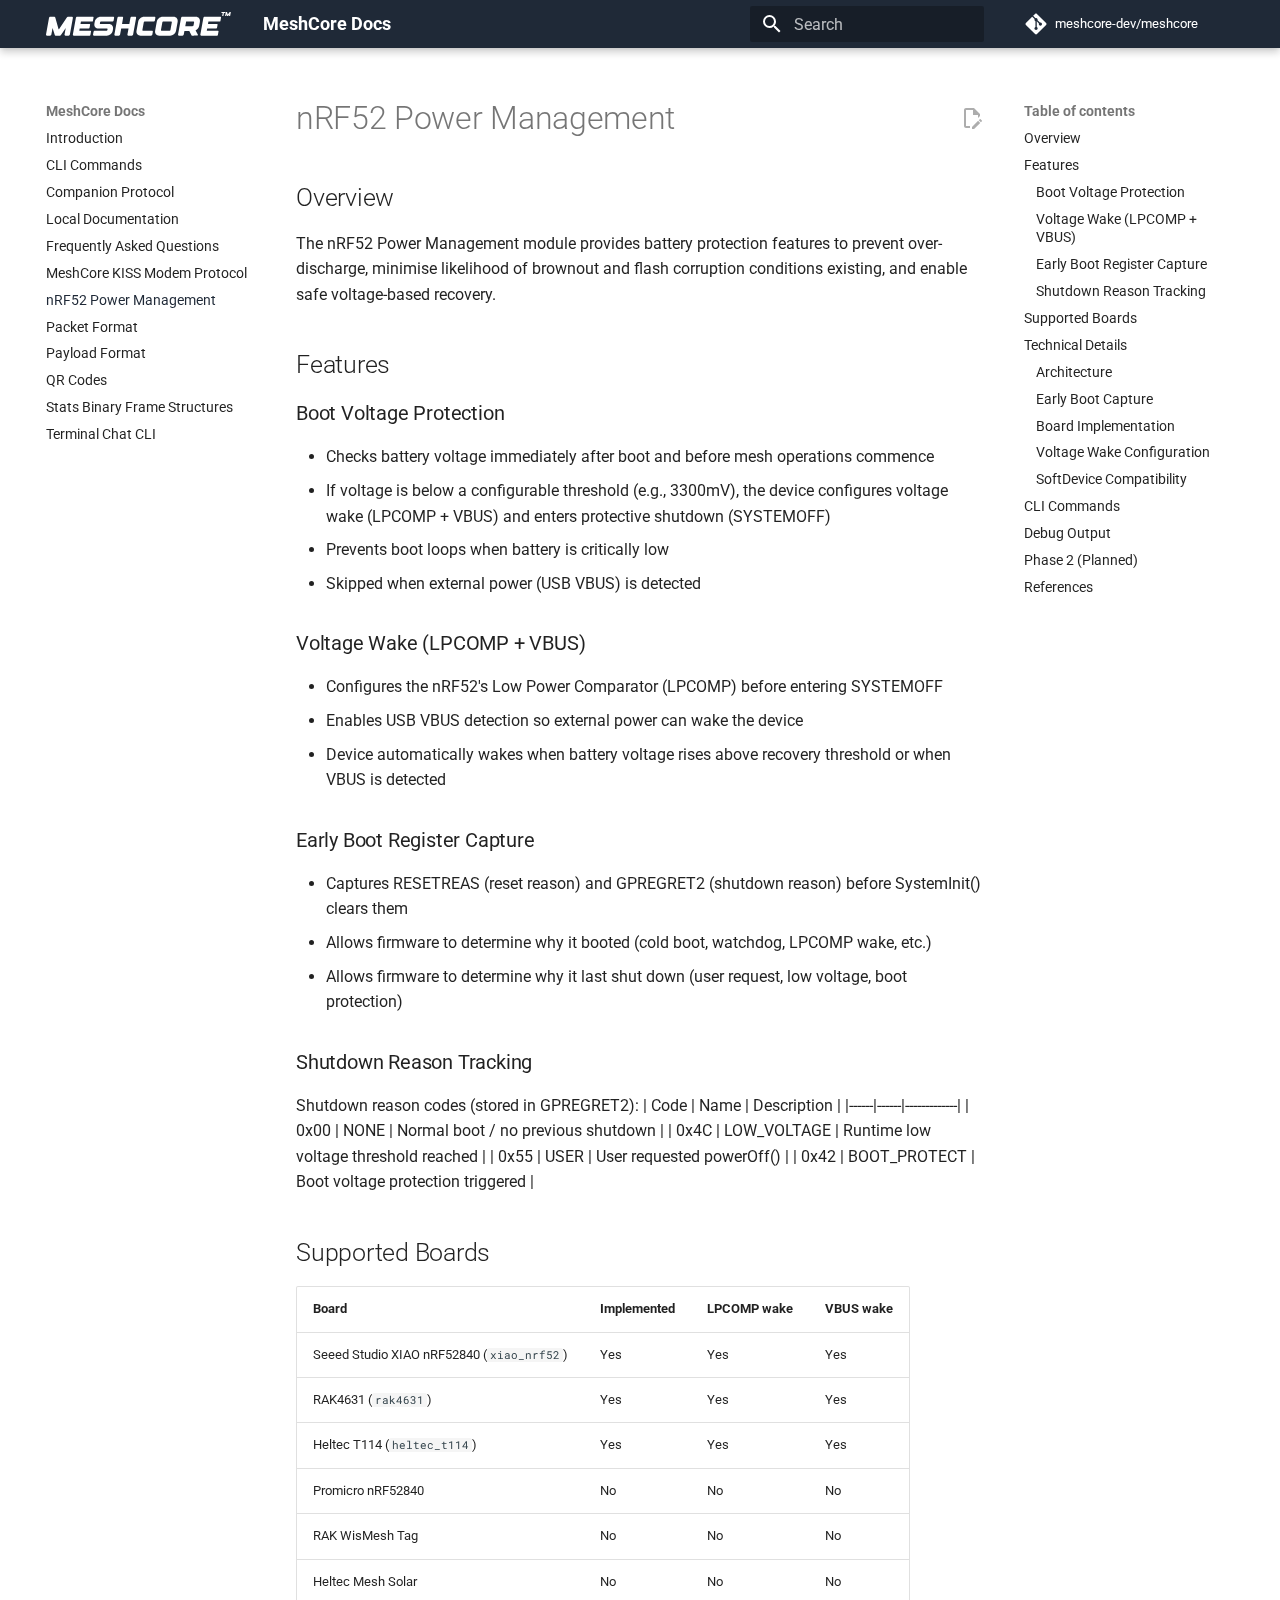
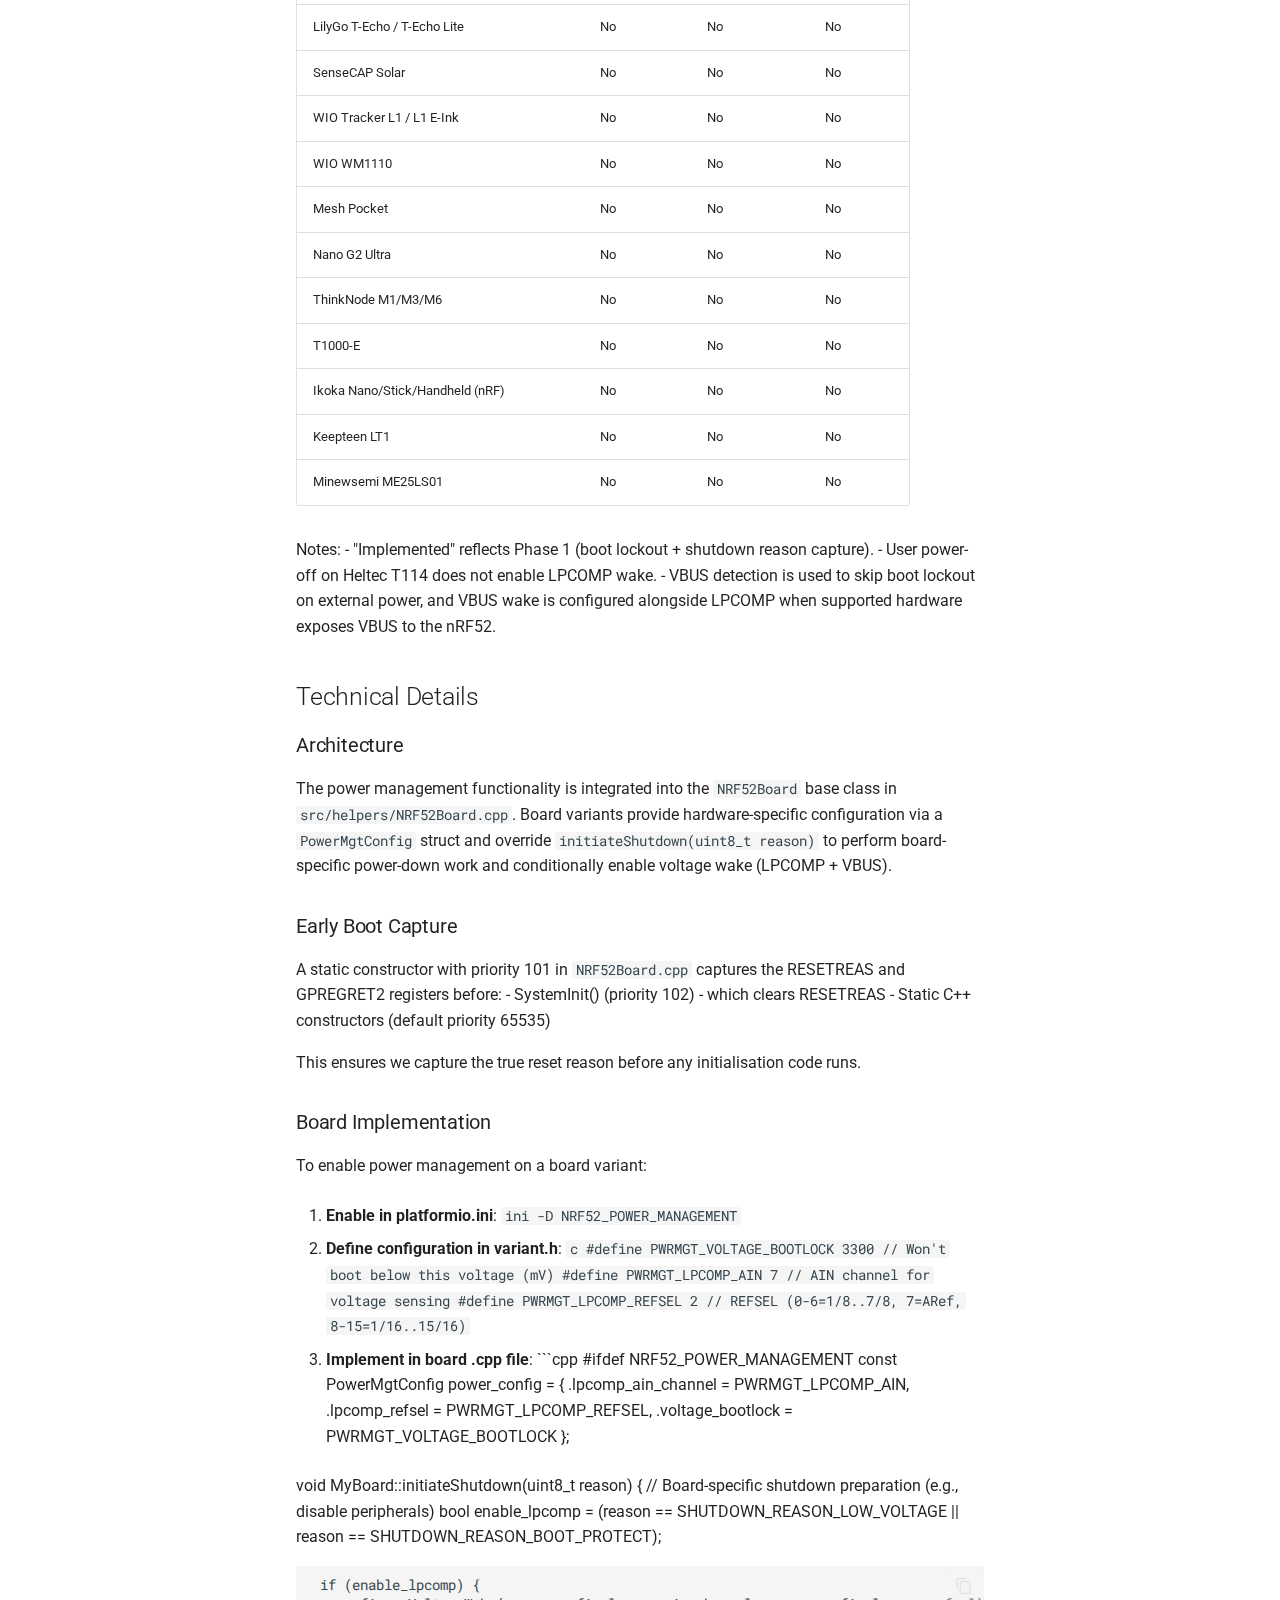
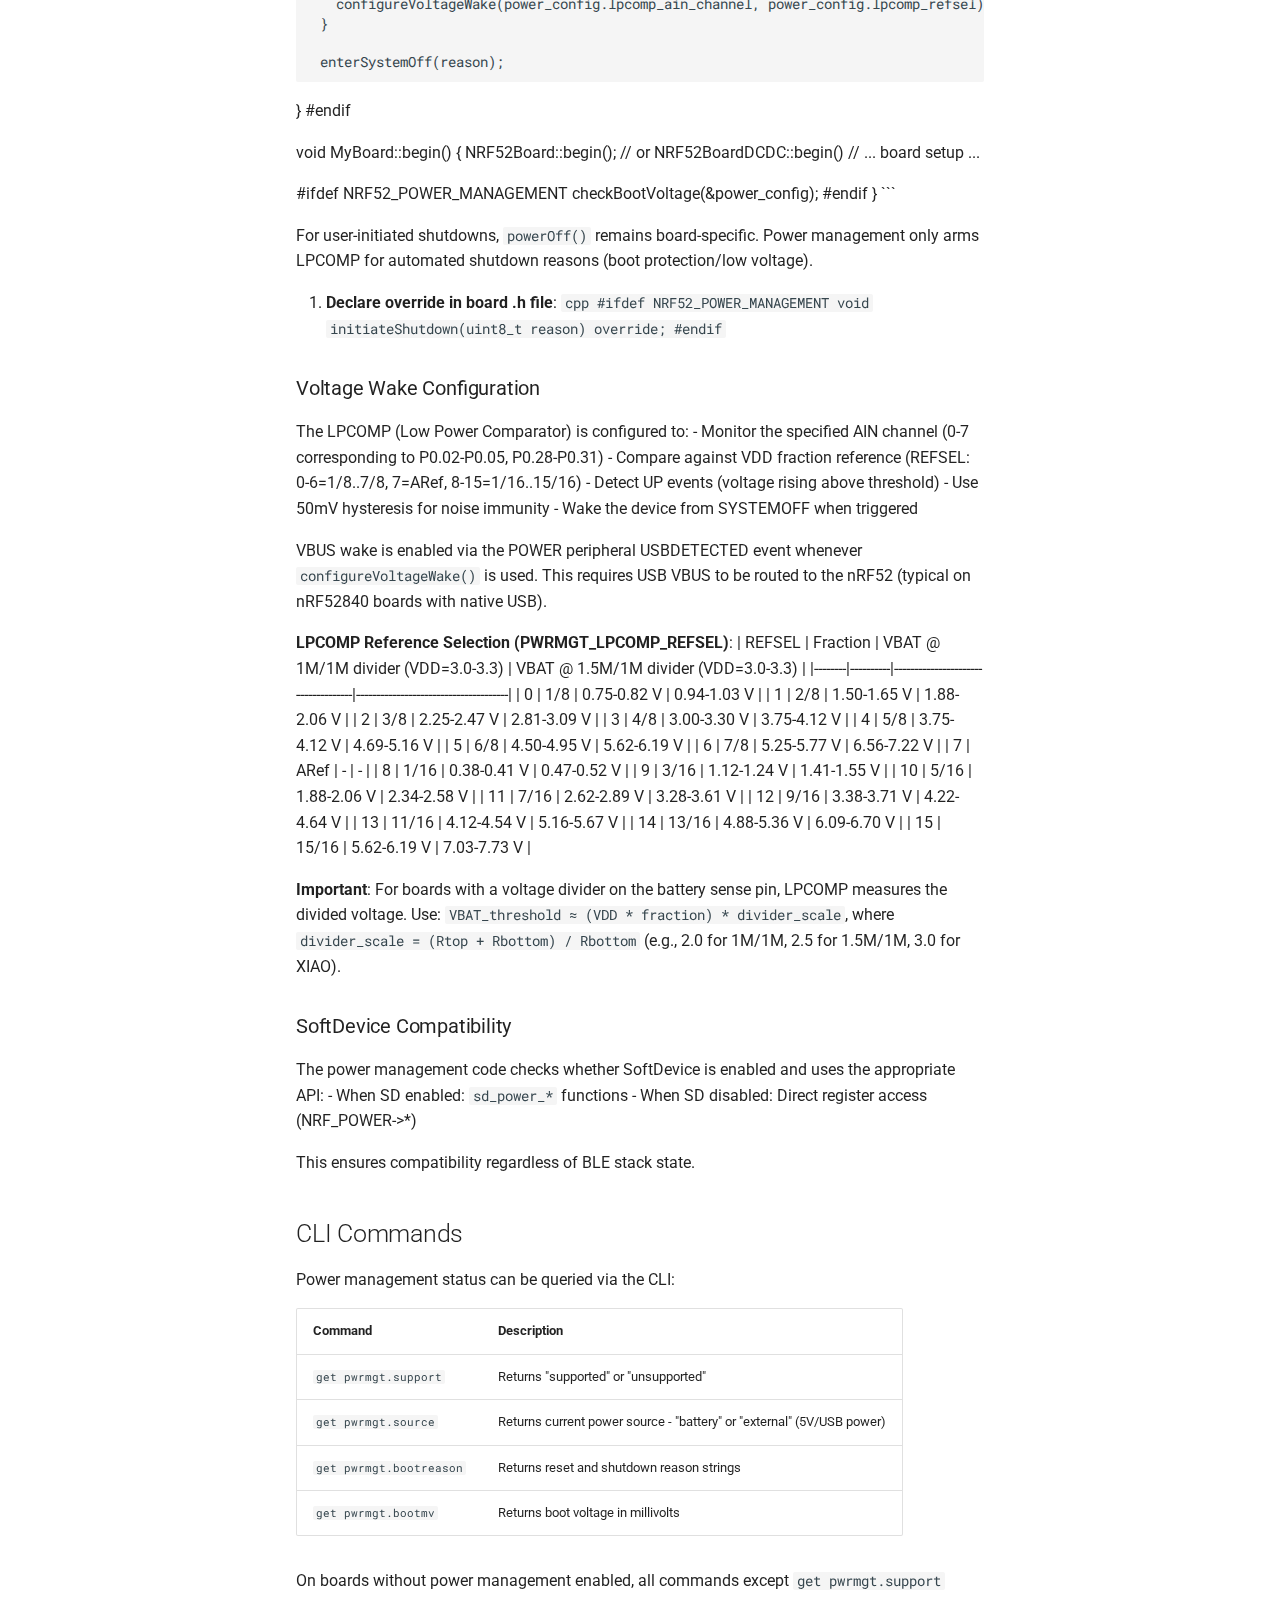
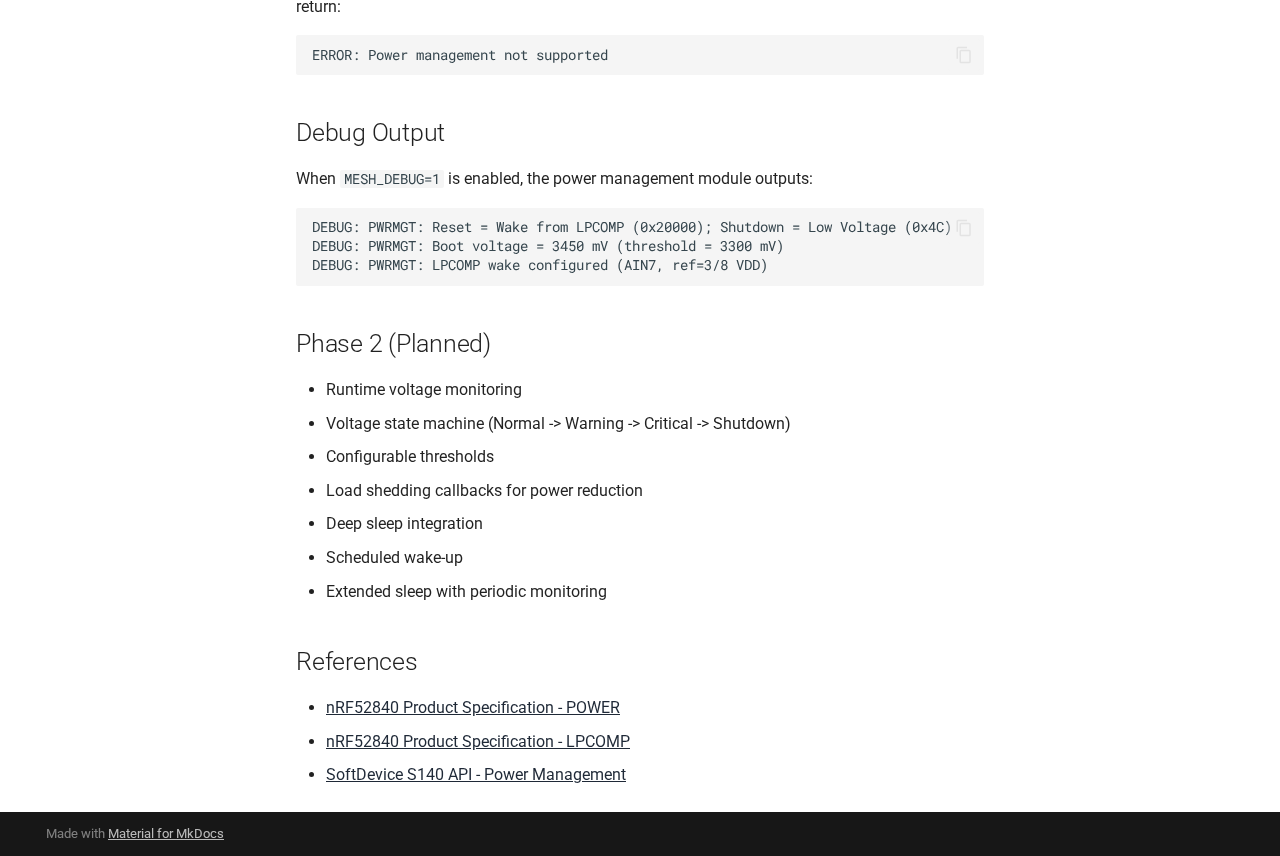
<file: nrf52_power_management/index.html>
<!doctype html>
<html lang="en" class="no-js">
  <head>
    
      <meta charset="utf-8">
      <meta name="viewport" content="width=device-width,initial-scale=1">
      
        <meta name="description" content="Documentation for the open source MeshCore firmware">
      
      
      
        <link rel="canonical" href="https://meshcore-dev.github.io/meshcore/nrf52_power_management/">
      
      
        <link rel="prev" href="../kiss_modem_protocol/">
      
      
        <link rel="next" href="../packet_format/">
      
      
        
      
      
      <link rel="icon" href="../assets/images/favicon.png">
      <meta name="generator" content="mkdocs-1.6.1, mkdocs-material-9.7.1">
    
    
      
        <title>nRF52 Power Management - MeshCore Docs</title>
      
    
    
      <link rel="stylesheet" href="../assets/stylesheets/main.484c7ddc.min.css">
      
      


    
    
      
    
    
      
        
        
        <link rel="preconnect" href="https://fonts.gstatic.com" crossorigin>
        <link rel="stylesheet" href="https://fonts.googleapis.com/css?family=Roboto:300,300i,400,400i,700,700i%7CRoboto+Mono:400,400i,700,700i&display=fallback">
        <style>:root{--md-text-font:"Roboto";--md-code-font:"Roboto Mono"}</style>
      
    
    
      <link rel="stylesheet" href="../_stylesheets/extra.css">
    
    <script>__md_scope=new URL("..",location),__md_hash=e=>[...e].reduce(((e,_)=>(e<<5)-e+_.charCodeAt(0)),0),__md_get=(e,_=localStorage,t=__md_scope)=>JSON.parse(_.getItem(t.pathname+"."+e)),__md_set=(e,_,t=localStorage,a=__md_scope)=>{try{t.setItem(a.pathname+"."+e,JSON.stringify(_))}catch(e){}}</script>
    
      

    
    
  </head>
  
  
    <body dir="ltr">
  
    
    <input class="md-toggle" data-md-toggle="drawer" type="checkbox" id="__drawer" autocomplete="off">
    <input class="md-toggle" data-md-toggle="search" type="checkbox" id="__search" autocomplete="off">
    <label class="md-overlay" for="__drawer"></label>
    <div data-md-component="skip">
      
        
        <a href="#nrf52-power-management" class="md-skip">
          Skip to content
        </a>
      
    </div>
    <div data-md-component="announce">
      
    </div>
    
    
      

  

<header class="md-header md-header--shadow" data-md-component="header">
  <nav class="md-header__inner md-grid" aria-label="Header">
    <a href=".." title="MeshCore Docs" class="md-header__button md-logo" aria-label="MeshCore Docs" data-md-component="logo">
      
  <img src="../_assets/meshcore_tm.svg" alt="logo">

    </a>
    <label class="md-header__button md-icon" for="__drawer">
      
      <svg xmlns="http://www.w3.org/2000/svg" viewBox="0 0 24 24"><path d="M3 6h18v2H3zm0 5h18v2H3zm0 5h18v2H3z"/></svg>
    </label>
    <div class="md-header__title" data-md-component="header-title">
      <div class="md-header__ellipsis">
        <div class="md-header__topic">
          <span class="md-ellipsis">
            MeshCore Docs
          </span>
        </div>
        <div class="md-header__topic" data-md-component="header-topic">
          <span class="md-ellipsis">
            
              nRF52 Power Management
            
          </span>
        </div>
      </div>
    </div>
    
    
      <script>var palette=__md_get("__palette");if(palette&&palette.color){if("(prefers-color-scheme)"===palette.color.media){var media=matchMedia("(prefers-color-scheme: light)"),input=document.querySelector(media.matches?"[data-md-color-media='(prefers-color-scheme: light)']":"[data-md-color-media='(prefers-color-scheme: dark)']");palette.color.media=input.getAttribute("data-md-color-media"),palette.color.scheme=input.getAttribute("data-md-color-scheme"),palette.color.primary=input.getAttribute("data-md-color-primary"),palette.color.accent=input.getAttribute("data-md-color-accent")}for(var[key,value]of Object.entries(palette.color))document.body.setAttribute("data-md-color-"+key,value)}</script>
    
    
    
      
      
        <label class="md-header__button md-icon" for="__search">
          
          <svg xmlns="http://www.w3.org/2000/svg" viewBox="0 0 24 24"><path d="M9.5 3A6.5 6.5 0 0 1 16 9.5c0 1.61-.59 3.09-1.56 4.23l.27.27h.79l5 5-1.5 1.5-5-5v-.79l-.27-.27A6.52 6.52 0 0 1 9.5 16 6.5 6.5 0 0 1 3 9.5 6.5 6.5 0 0 1 9.5 3m0 2C7 5 5 7 5 9.5S7 14 9.5 14 14 12 14 9.5 12 5 9.5 5"/></svg>
        </label>
        <div class="md-search" data-md-component="search" role="dialog">
  <label class="md-search__overlay" for="__search"></label>
  <div class="md-search__inner" role="search">
    <form class="md-search__form" name="search">
      <input type="text" class="md-search__input" name="query" aria-label="Search" placeholder="Search" autocapitalize="off" autocorrect="off" autocomplete="off" spellcheck="false" data-md-component="search-query" required>
      <label class="md-search__icon md-icon" for="__search">
        
        <svg xmlns="http://www.w3.org/2000/svg" viewBox="0 0 24 24"><path d="M9.5 3A6.5 6.5 0 0 1 16 9.5c0 1.61-.59 3.09-1.56 4.23l.27.27h.79l5 5-1.5 1.5-5-5v-.79l-.27-.27A6.52 6.52 0 0 1 9.5 16 6.5 6.5 0 0 1 3 9.5 6.5 6.5 0 0 1 9.5 3m0 2C7 5 5 7 5 9.5S7 14 9.5 14 14 12 14 9.5 12 5 9.5 5"/></svg>
        
        <svg xmlns="http://www.w3.org/2000/svg" viewBox="0 0 24 24"><path d="M20 11v2H8l5.5 5.5-1.42 1.42L4.16 12l7.92-7.92L13.5 5.5 8 11z"/></svg>
      </label>
      <nav class="md-search__options" aria-label="Search">
        
        <button type="reset" class="md-search__icon md-icon" title="Clear" aria-label="Clear" tabindex="-1">
          
          <svg xmlns="http://www.w3.org/2000/svg" viewBox="0 0 24 24"><path d="M19 6.41 17.59 5 12 10.59 6.41 5 5 6.41 10.59 12 5 17.59 6.41 19 12 13.41 17.59 19 19 17.59 13.41 12z"/></svg>
        </button>
      </nav>
      
        <div class="md-search__suggest" data-md-component="search-suggest"></div>
      
    </form>
    <div class="md-search__output">
      <div class="md-search__scrollwrap" tabindex="0" data-md-scrollfix>
        <div class="md-search-result" data-md-component="search-result">
          <div class="md-search-result__meta">
            Initializing search
          </div>
          <ol class="md-search-result__list" role="presentation"></ol>
        </div>
      </div>
    </div>
  </div>
</div>
      
    
    
      <div class="md-header__source">
        <a href="https://github.com/meshcore-dev/meshcore/" title="Go to repository" class="md-source" data-md-component="source">
  <div class="md-source__icon md-icon">
    
    <svg xmlns="http://www.w3.org/2000/svg" viewBox="0 0 448 512"><!--! Font Awesome Free 7.1.0 by @fontawesome - https://fontawesome.com License - https://fontawesome.com/license/free (Icons: CC BY 4.0, Fonts: SIL OFL 1.1, Code: MIT License) Copyright 2025 Fonticons, Inc.--><path d="M439.6 236.1 244 40.5c-5.4-5.5-12.8-8.5-20.4-8.5s-15 3-20.4 8.4L162.5 81l51.5 51.5c27.1-9.1 52.7 16.8 43.4 43.7l49.7 49.7c34.2-11.8 61.2 31 35.5 56.7-26.5 26.5-70.2-2.9-56-37.3L240.3 199v121.9c25.3 12.5 22.3 41.8 9.1 55-6.4 6.4-15.2 10.1-24.3 10.1s-17.8-3.6-24.3-10.1c-17.6-17.6-11.1-46.9 11.2-56v-123c-20.8-8.5-24.6-30.7-18.6-45L142.6 101 8.5 235.1C3 240.6 0 247.9 0 255.5s3 15 8.5 20.4l195.6 195.7c5.4 5.4 12.7 8.4 20.4 8.4s15-3 20.4-8.4l194.7-194.7c5.4-5.4 8.4-12.8 8.4-20.4s-3-15-8.4-20.4"/></svg>
  </div>
  <div class="md-source__repository">
    meshcore-dev/meshcore
  </div>
</a>
      </div>
    
  </nav>
  
</header>
    
    <div class="md-container" data-md-component="container">
      
      
        
          
        
      
      <main class="md-main" data-md-component="main">
        <div class="md-main__inner md-grid">
          
            
              
              <div class="md-sidebar md-sidebar--primary" data-md-component="sidebar" data-md-type="navigation" >
                <div class="md-sidebar__scrollwrap">
                  <div class="md-sidebar__inner">
                    



<nav class="md-nav md-nav--primary" aria-label="Navigation" data-md-level="0">
  <label class="md-nav__title" for="__drawer">
    <a href=".." title="MeshCore Docs" class="md-nav__button md-logo" aria-label="MeshCore Docs" data-md-component="logo">
      
  <img src="../_assets/meshcore_tm.svg" alt="logo">

    </a>
    MeshCore Docs
  </label>
  
    <div class="md-nav__source">
      <a href="https://github.com/meshcore-dev/meshcore/" title="Go to repository" class="md-source" data-md-component="source">
  <div class="md-source__icon md-icon">
    
    <svg xmlns="http://www.w3.org/2000/svg" viewBox="0 0 448 512"><!--! Font Awesome Free 7.1.0 by @fontawesome - https://fontawesome.com License - https://fontawesome.com/license/free (Icons: CC BY 4.0, Fonts: SIL OFL 1.1, Code: MIT License) Copyright 2025 Fonticons, Inc.--><path d="M439.6 236.1 244 40.5c-5.4-5.5-12.8-8.5-20.4-8.5s-15 3-20.4 8.4L162.5 81l51.5 51.5c27.1-9.1 52.7 16.8 43.4 43.7l49.7 49.7c34.2-11.8 61.2 31 35.5 56.7-26.5 26.5-70.2-2.9-56-37.3L240.3 199v121.9c25.3 12.5 22.3 41.8 9.1 55-6.4 6.4-15.2 10.1-24.3 10.1s-17.8-3.6-24.3-10.1c-17.6-17.6-11.1-46.9 11.2-56v-123c-20.8-8.5-24.6-30.7-18.6-45L142.6 101 8.5 235.1C3 240.6 0 247.9 0 255.5s3 15 8.5 20.4l195.6 195.7c5.4 5.4 12.7 8.4 20.4 8.4s15-3 20.4-8.4l194.7-194.7c5.4-5.4 8.4-12.8 8.4-20.4s-3-15-8.4-20.4"/></svg>
  </div>
  <div class="md-source__repository">
    meshcore-dev/meshcore
  </div>
</a>
    </div>
  
  <ul class="md-nav__list" data-md-scrollfix>
    
      
      
  
  
  
  
    <li class="md-nav__item">
      <a href=".." class="md-nav__link">
        
  
  
  <span class="md-ellipsis">
    
  
    Introduction
  

    
  </span>
  
  

      </a>
    </li>
  

    
      
      
  
  
  
  
    <li class="md-nav__item">
      <a href="../cli_commands/" class="md-nav__link">
        
  
  
  <span class="md-ellipsis">
    
  
    CLI Commands
  

    
  </span>
  
  

      </a>
    </li>
  

    
      
      
  
  
  
  
    <li class="md-nav__item">
      <a href="../companion_protocol/" class="md-nav__link">
        
  
  
  <span class="md-ellipsis">
    
  
    Companion Protocol
  

    
  </span>
  
  

      </a>
    </li>
  

    
      
      
  
  
  
  
    <li class="md-nav__item">
      <a href="../docs/" class="md-nav__link">
        
  
  
  <span class="md-ellipsis">
    
  
    Local Documentation
  

    
  </span>
  
  

      </a>
    </li>
  

    
      
      
  
  
  
  
    <li class="md-nav__item">
      <a href="../faq/" class="md-nav__link">
        
  
  
  <span class="md-ellipsis">
    
  
    Frequently Asked Questions
  

    
  </span>
  
  

      </a>
    </li>
  

    
      
      
  
  
  
  
    <li class="md-nav__item">
      <a href="../kiss_modem_protocol/" class="md-nav__link">
        
  
  
  <span class="md-ellipsis">
    
  
    MeshCore KISS Modem Protocol
  

    
  </span>
  
  

      </a>
    </li>
  

    
      
      
  
  
    
  
  
  
    <li class="md-nav__item md-nav__item--active">
      
      <input class="md-nav__toggle md-toggle" type="checkbox" id="__toc">
      
      
        
      
      
        <label class="md-nav__link md-nav__link--active" for="__toc">
          
  
  
  <span class="md-ellipsis">
    
  
    nRF52 Power Management
  

    
  </span>
  
  

          <span class="md-nav__icon md-icon"></span>
        </label>
      
      <a href="./" class="md-nav__link md-nav__link--active">
        
  
  
  <span class="md-ellipsis">
    
  
    nRF52 Power Management
  

    
  </span>
  
  

      </a>
      
        

<nav class="md-nav md-nav--secondary" aria-label="Table of contents">
  
  
  
    
  
  
    <label class="md-nav__title" for="__toc">
      <span class="md-nav__icon md-icon"></span>
      Table of contents
    </label>
    <ul class="md-nav__list" data-md-component="toc" data-md-scrollfix>
      
        <li class="md-nav__item">
  <a href="#overview" class="md-nav__link">
    <span class="md-ellipsis">
      
        Overview
      
    </span>
  </a>
  
</li>
      
        <li class="md-nav__item">
  <a href="#features" class="md-nav__link">
    <span class="md-ellipsis">
      
        Features
      
    </span>
  </a>
  
    <nav class="md-nav" aria-label="Features">
      <ul class="md-nav__list">
        
          <li class="md-nav__item">
  <a href="#boot-voltage-protection" class="md-nav__link">
    <span class="md-ellipsis">
      
        Boot Voltage Protection
      
    </span>
  </a>
  
</li>
        
          <li class="md-nav__item">
  <a href="#voltage-wake-lpcomp-vbus" class="md-nav__link">
    <span class="md-ellipsis">
      
        Voltage Wake (LPCOMP + VBUS)
      
    </span>
  </a>
  
</li>
        
          <li class="md-nav__item">
  <a href="#early-boot-register-capture" class="md-nav__link">
    <span class="md-ellipsis">
      
        Early Boot Register Capture
      
    </span>
  </a>
  
</li>
        
          <li class="md-nav__item">
  <a href="#shutdown-reason-tracking" class="md-nav__link">
    <span class="md-ellipsis">
      
        Shutdown Reason Tracking
      
    </span>
  </a>
  
</li>
        
      </ul>
    </nav>
  
</li>
      
        <li class="md-nav__item">
  <a href="#supported-boards" class="md-nav__link">
    <span class="md-ellipsis">
      
        Supported Boards
      
    </span>
  </a>
  
</li>
      
        <li class="md-nav__item">
  <a href="#technical-details" class="md-nav__link">
    <span class="md-ellipsis">
      
        Technical Details
      
    </span>
  </a>
  
    <nav class="md-nav" aria-label="Technical Details">
      <ul class="md-nav__list">
        
          <li class="md-nav__item">
  <a href="#architecture" class="md-nav__link">
    <span class="md-ellipsis">
      
        Architecture
      
    </span>
  </a>
  
</li>
        
          <li class="md-nav__item">
  <a href="#early-boot-capture" class="md-nav__link">
    <span class="md-ellipsis">
      
        Early Boot Capture
      
    </span>
  </a>
  
</li>
        
          <li class="md-nav__item">
  <a href="#board-implementation" class="md-nav__link">
    <span class="md-ellipsis">
      
        Board Implementation
      
    </span>
  </a>
  
</li>
        
          <li class="md-nav__item">
  <a href="#voltage-wake-configuration" class="md-nav__link">
    <span class="md-ellipsis">
      
        Voltage Wake Configuration
      
    </span>
  </a>
  
</li>
        
          <li class="md-nav__item">
  <a href="#softdevice-compatibility" class="md-nav__link">
    <span class="md-ellipsis">
      
        SoftDevice Compatibility
      
    </span>
  </a>
  
</li>
        
      </ul>
    </nav>
  
</li>
      
        <li class="md-nav__item">
  <a href="#cli-commands" class="md-nav__link">
    <span class="md-ellipsis">
      
        CLI Commands
      
    </span>
  </a>
  
</li>
      
        <li class="md-nav__item">
  <a href="#debug-output" class="md-nav__link">
    <span class="md-ellipsis">
      
        Debug Output
      
    </span>
  </a>
  
</li>
      
        <li class="md-nav__item">
  <a href="#phase-2-planned" class="md-nav__link">
    <span class="md-ellipsis">
      
        Phase 2 (Planned)
      
    </span>
  </a>
  
</li>
      
        <li class="md-nav__item">
  <a href="#references" class="md-nav__link">
    <span class="md-ellipsis">
      
        References
      
    </span>
  </a>
  
</li>
      
    </ul>
  
</nav>
      
    </li>
  

    
      
      
  
  
  
  
    <li class="md-nav__item">
      <a href="../packet_format/" class="md-nav__link">
        
  
  
  <span class="md-ellipsis">
    
  
    Packet Format
  

    
  </span>
  
  

      </a>
    </li>
  

    
      
      
  
  
  
  
    <li class="md-nav__item">
      <a href="../payloads/" class="md-nav__link">
        
  
  
  <span class="md-ellipsis">
    
  
    Payload Format
  

    
  </span>
  
  

      </a>
    </li>
  

    
      
      
  
  
  
  
    <li class="md-nav__item">
      <a href="../qr_codes/" class="md-nav__link">
        
  
  
  <span class="md-ellipsis">
    
  
    QR Codes
  

    
  </span>
  
  

      </a>
    </li>
  

    
      
      
  
  
  
  
    <li class="md-nav__item">
      <a href="../stats_binary_frames/" class="md-nav__link">
        
  
  
  <span class="md-ellipsis">
    
  
    Stats Binary Frame Structures
  

    
  </span>
  
  

      </a>
    </li>
  

    
      
      
  
  
  
  
    <li class="md-nav__item">
      <a href="../terminal_chat_cli/" class="md-nav__link">
        
  
  
  <span class="md-ellipsis">
    
  
    Terminal Chat CLI
  

    
  </span>
  
  

      </a>
    </li>
  

    
  </ul>
</nav>
                  </div>
                </div>
              </div>
            
            
              
              <div class="md-sidebar md-sidebar--secondary" data-md-component="sidebar" data-md-type="toc" >
                <div class="md-sidebar__scrollwrap">
                  <div class="md-sidebar__inner">
                    

<nav class="md-nav md-nav--secondary" aria-label="Table of contents">
  
  
  
    
  
  
    <label class="md-nav__title" for="__toc">
      <span class="md-nav__icon md-icon"></span>
      Table of contents
    </label>
    <ul class="md-nav__list" data-md-component="toc" data-md-scrollfix>
      
        <li class="md-nav__item">
  <a href="#overview" class="md-nav__link">
    <span class="md-ellipsis">
      
        Overview
      
    </span>
  </a>
  
</li>
      
        <li class="md-nav__item">
  <a href="#features" class="md-nav__link">
    <span class="md-ellipsis">
      
        Features
      
    </span>
  </a>
  
    <nav class="md-nav" aria-label="Features">
      <ul class="md-nav__list">
        
          <li class="md-nav__item">
  <a href="#boot-voltage-protection" class="md-nav__link">
    <span class="md-ellipsis">
      
        Boot Voltage Protection
      
    </span>
  </a>
  
</li>
        
          <li class="md-nav__item">
  <a href="#voltage-wake-lpcomp-vbus" class="md-nav__link">
    <span class="md-ellipsis">
      
        Voltage Wake (LPCOMP + VBUS)
      
    </span>
  </a>
  
</li>
        
          <li class="md-nav__item">
  <a href="#early-boot-register-capture" class="md-nav__link">
    <span class="md-ellipsis">
      
        Early Boot Register Capture
      
    </span>
  </a>
  
</li>
        
          <li class="md-nav__item">
  <a href="#shutdown-reason-tracking" class="md-nav__link">
    <span class="md-ellipsis">
      
        Shutdown Reason Tracking
      
    </span>
  </a>
  
</li>
        
      </ul>
    </nav>
  
</li>
      
        <li class="md-nav__item">
  <a href="#supported-boards" class="md-nav__link">
    <span class="md-ellipsis">
      
        Supported Boards
      
    </span>
  </a>
  
</li>
      
        <li class="md-nav__item">
  <a href="#technical-details" class="md-nav__link">
    <span class="md-ellipsis">
      
        Technical Details
      
    </span>
  </a>
  
    <nav class="md-nav" aria-label="Technical Details">
      <ul class="md-nav__list">
        
          <li class="md-nav__item">
  <a href="#architecture" class="md-nav__link">
    <span class="md-ellipsis">
      
        Architecture
      
    </span>
  </a>
  
</li>
        
          <li class="md-nav__item">
  <a href="#early-boot-capture" class="md-nav__link">
    <span class="md-ellipsis">
      
        Early Boot Capture
      
    </span>
  </a>
  
</li>
        
          <li class="md-nav__item">
  <a href="#board-implementation" class="md-nav__link">
    <span class="md-ellipsis">
      
        Board Implementation
      
    </span>
  </a>
  
</li>
        
          <li class="md-nav__item">
  <a href="#voltage-wake-configuration" class="md-nav__link">
    <span class="md-ellipsis">
      
        Voltage Wake Configuration
      
    </span>
  </a>
  
</li>
        
          <li class="md-nav__item">
  <a href="#softdevice-compatibility" class="md-nav__link">
    <span class="md-ellipsis">
      
        SoftDevice Compatibility
      
    </span>
  </a>
  
</li>
        
      </ul>
    </nav>
  
</li>
      
        <li class="md-nav__item">
  <a href="#cli-commands" class="md-nav__link">
    <span class="md-ellipsis">
      
        CLI Commands
      
    </span>
  </a>
  
</li>
      
        <li class="md-nav__item">
  <a href="#debug-output" class="md-nav__link">
    <span class="md-ellipsis">
      
        Debug Output
      
    </span>
  </a>
  
</li>
      
        <li class="md-nav__item">
  <a href="#phase-2-planned" class="md-nav__link">
    <span class="md-ellipsis">
      
        Phase 2 (Planned)
      
    </span>
  </a>
  
</li>
      
        <li class="md-nav__item">
  <a href="#references" class="md-nav__link">
    <span class="md-ellipsis">
      
        References
      
    </span>
  </a>
  
</li>
      
    </ul>
  
</nav>
                  </div>
                </div>
              </div>
            
          
          
            <div class="md-content" data-md-component="content">
              
              <article class="md-content__inner md-typeset">
                
                  


  
    <a href="https://github.com/meshcore-dev/meshcore/edit/main/docs/nrf52_power_management.md" title="Edit this page" class="md-content__button md-icon" rel="edit">
      
      <svg xmlns="http://www.w3.org/2000/svg" viewBox="0 0 24 24"><path d="M10 20H6V4h7v5h5v3.1l2-2V8l-6-6H6c-1.1 0-2 .9-2 2v16c0 1.1.9 2 2 2h4zm10.2-7c.1 0 .3.1.4.2l1.3 1.3c.2.2.2.6 0 .8l-1 1-2.1-2.1 1-1c.1-.1.2-.2.4-.2m0 3.9L14.1 23H12v-2.1l6.1-6.1z"/></svg>
    </a>
  
  


<h1 id="nrf52-power-management">nRF52 Power Management</h1>
<h2 id="overview">Overview</h2>
<p>The nRF52 Power Management module provides battery protection features to prevent over-discharge, minimise likelihood of brownout and flash corruption conditions existing, and enable safe voltage-based recovery.</p>
<h2 id="features">Features</h2>
<h3 id="boot-voltage-protection">Boot Voltage Protection</h3>
<ul>
<li>Checks battery voltage immediately after boot and before mesh operations commence</li>
<li>If voltage is below a configurable threshold (e.g., 3300mV), the device configures voltage wake (LPCOMP + VBUS) and enters protective shutdown (SYSTEMOFF)</li>
<li>Prevents boot loops when battery is critically low</li>
<li>Skipped when external power (USB VBUS) is detected</li>
</ul>
<h3 id="voltage-wake-lpcomp-vbus">Voltage Wake (LPCOMP + VBUS)</h3>
<ul>
<li>Configures the nRF52's Low Power Comparator (LPCOMP) before entering SYSTEMOFF</li>
<li>Enables USB VBUS detection so external power can wake the device</li>
<li>Device automatically wakes when battery voltage rises above recovery threshold or when VBUS is detected</li>
</ul>
<h3 id="early-boot-register-capture">Early Boot Register Capture</h3>
<ul>
<li>Captures RESETREAS (reset reason) and GPREGRET2 (shutdown reason) before SystemInit() clears them</li>
<li>Allows firmware to determine why it booted (cold boot, watchdog, LPCOMP wake, etc.)</li>
<li>Allows firmware to determine why it last shut down (user request, low voltage, boot protection)</li>
</ul>
<h3 id="shutdown-reason-tracking">Shutdown Reason Tracking</h3>
<p>Shutdown reason codes (stored in GPREGRET2):
| Code | Name | Description |
|------|------|-------------|
| 0x00 | NONE | Normal boot / no previous shutdown |
| 0x4C | LOW_VOLTAGE | Runtime low voltage threshold reached |
| 0x55 | USER | User requested powerOff() |
| 0x42 | BOOT_PROTECT | Boot voltage protection triggered |</p>
<h2 id="supported-boards">Supported Boards</h2>
<table>
<thead>
<tr>
<th>Board</th>
<th>Implemented</th>
<th>LPCOMP wake</th>
<th>VBUS wake</th>
</tr>
</thead>
<tbody>
<tr>
<td>Seeed Studio XIAO nRF52840 (<code>xiao_nrf52</code>)</td>
<td>Yes</td>
<td>Yes</td>
<td>Yes</td>
</tr>
<tr>
<td>RAK4631 (<code>rak4631</code>)</td>
<td>Yes</td>
<td>Yes</td>
<td>Yes</td>
</tr>
<tr>
<td>Heltec T114 (<code>heltec_t114</code>)</td>
<td>Yes</td>
<td>Yes</td>
<td>Yes</td>
</tr>
<tr>
<td>Promicro nRF52840</td>
<td>No</td>
<td>No</td>
<td>No</td>
</tr>
<tr>
<td>RAK WisMesh Tag</td>
<td>No</td>
<td>No</td>
<td>No</td>
</tr>
<tr>
<td>Heltec Mesh Solar</td>
<td>No</td>
<td>No</td>
<td>No</td>
</tr>
<tr>
<td>LilyGo T-Echo / T-Echo Lite</td>
<td>No</td>
<td>No</td>
<td>No</td>
</tr>
<tr>
<td>SenseCAP Solar</td>
<td>No</td>
<td>No</td>
<td>No</td>
</tr>
<tr>
<td>WIO Tracker L1 / L1 E-Ink</td>
<td>No</td>
<td>No</td>
<td>No</td>
</tr>
<tr>
<td>WIO WM1110</td>
<td>No</td>
<td>No</td>
<td>No</td>
</tr>
<tr>
<td>Mesh Pocket</td>
<td>No</td>
<td>No</td>
<td>No</td>
</tr>
<tr>
<td>Nano G2 Ultra</td>
<td>No</td>
<td>No</td>
<td>No</td>
</tr>
<tr>
<td>ThinkNode M1/M3/M6</td>
<td>No</td>
<td>No</td>
<td>No</td>
</tr>
<tr>
<td>T1000-E</td>
<td>No</td>
<td>No</td>
<td>No</td>
</tr>
<tr>
<td>Ikoka Nano/Stick/Handheld (nRF)</td>
<td>No</td>
<td>No</td>
<td>No</td>
</tr>
<tr>
<td>Keepteen LT1</td>
<td>No</td>
<td>No</td>
<td>No</td>
</tr>
<tr>
<td>Minewsemi ME25LS01</td>
<td>No</td>
<td>No</td>
<td>No</td>
</tr>
</tbody>
</table>
<p>Notes:
- "Implemented" reflects Phase 1 (boot lockout + shutdown reason capture).
- User power-off on Heltec T114 does not enable LPCOMP wake.
- VBUS detection is used to skip boot lockout on external power, and VBUS wake is configured alongside LPCOMP when supported hardware exposes VBUS to the nRF52.</p>
<h2 id="technical-details">Technical Details</h2>
<h3 id="architecture">Architecture</h3>
<p>The power management functionality is integrated into the <code>NRF52Board</code> base class in <code>src/helpers/NRF52Board.cpp</code>. Board variants provide hardware-specific configuration via a <code>PowerMgtConfig</code> struct and override <code>initiateShutdown(uint8_t reason)</code> to perform board-specific power-down work and conditionally enable voltage wake (LPCOMP + VBUS).</p>
<h3 id="early-boot-capture">Early Boot Capture</h3>
<p>A static constructor with priority 101 in <code>NRF52Board.cpp</code> captures the RESETREAS and GPREGRET2 registers before:
- SystemInit() (priority 102) - which clears RESETREAS
- Static C++ constructors (default priority 65535)</p>
<p>This ensures we capture the true reset reason before any initialisation code runs.</p>
<h3 id="board-implementation">Board Implementation</h3>
<p>To enable power management on a board variant:</p>
<ol>
<li>
<p><strong>Enable in platformio.ini</strong>:
   <code>ini
   -D NRF52_POWER_MANAGEMENT</code></p>
</li>
<li>
<p><strong>Define configuration in variant.h</strong>:
   <code>c
   #define PWRMGT_VOLTAGE_BOOTLOCK    3300   // Won't boot below this voltage (mV)
   #define PWRMGT_LPCOMP_AIN          7      // AIN channel for voltage sensing
   #define PWRMGT_LPCOMP_REFSEL       2      // REFSEL (0-6=1/8..7/8, 7=ARef, 8-15=1/16..15/16)</code></p>
</li>
<li>
<p><strong>Implement in board .cpp file</strong>:
   ```cpp
   #ifdef NRF52_POWER_MANAGEMENT
   const PowerMgtConfig power_config = {
     .lpcomp_ain_channel = PWRMGT_LPCOMP_AIN,
     .lpcomp_refsel = PWRMGT_LPCOMP_REFSEL,
     .voltage_bootlock = PWRMGT_VOLTAGE_BOOTLOCK
   };</p>
</li>
</ol>
<p>void MyBoard::initiateShutdown(uint8_t reason) {
     // Board-specific shutdown preparation (e.g., disable peripherals)
     bool enable_lpcomp = (reason == SHUTDOWN_REASON_LOW_VOLTAGE ||
                           reason == SHUTDOWN_REASON_BOOT_PROTECT);</p>
<pre><code> if (enable_lpcomp) {
   configureVoltageWake(power_config.lpcomp_ain_channel, power_config.lpcomp_refsel);
 }

 enterSystemOff(reason);
</code></pre>
<p>}
   #endif</p>
<p>void MyBoard::begin() {
     NRF52Board::begin();  // or NRF52BoardDCDC::begin()
     // ... board setup ...</p>
<p>#ifdef NRF52_POWER_MANAGEMENT
     checkBootVoltage(&amp;power_config);
   #endif
   }
   ```</p>
<p>For user-initiated shutdowns, <code>powerOff()</code> remains board-specific. Power management only arms LPCOMP for automated shutdown reasons (boot protection/low voltage).</p>
<ol>
<li><strong>Declare override in board .h file</strong>:
   <code>cpp
   #ifdef NRF52_POWER_MANAGEMENT
     void initiateShutdown(uint8_t reason) override;
   #endif</code></li>
</ol>
<h3 id="voltage-wake-configuration">Voltage Wake Configuration</h3>
<p>The LPCOMP (Low Power Comparator) is configured to:
- Monitor the specified AIN channel (0-7 corresponding to P0.02-P0.05, P0.28-P0.31)
- Compare against VDD fraction reference (REFSEL: 0-6=1/8..7/8, 7=ARef, 8-15=1/16..15/16)
- Detect UP events (voltage rising above threshold)
- Use 50mV hysteresis for noise immunity
- Wake the device from SYSTEMOFF when triggered</p>
<p>VBUS wake is enabled via the POWER peripheral USBDETECTED event whenever <code>configureVoltageWake()</code> is used. This requires USB VBUS to be routed to the nRF52 (typical on nRF52840 boards with native USB).</p>
<p><strong>LPCOMP Reference Selection (PWRMGT_LPCOMP_REFSEL)</strong>:
| REFSEL | Fraction | VBAT @ 1M/1M divider (VDD=3.0-3.3) | VBAT @ 1.5M/1M divider (VDD=3.0-3.3) |
|--------|----------|------------------------------------|--------------------------------------|
| 0 | 1/8 | 0.75-0.82 V | 0.94-1.03 V |
| 1 | 2/8 | 1.50-1.65 V | 1.88-2.06 V |
| 2 | 3/8 | 2.25-2.47 V | 2.81-3.09 V |
| 3 | 4/8 | 3.00-3.30 V | 3.75-4.12 V |
| 4 | 5/8 | 3.75-4.12 V | 4.69-5.16 V |
| 5 | 6/8 | 4.50-4.95 V | 5.62-6.19 V |
| 6 | 7/8 | 5.25-5.77 V | 6.56-7.22 V |
| 7 | ARef | - | - |
| 8 | 1/16 | 0.38-0.41 V | 0.47-0.52 V |
| 9 | 3/16 | 1.12-1.24 V | 1.41-1.55 V |
| 10 | 5/16 | 1.88-2.06 V | 2.34-2.58 V |
| 11 | 7/16 | 2.62-2.89 V | 3.28-3.61 V |
| 12 | 9/16 | 3.38-3.71 V | 4.22-4.64 V |
| 13 | 11/16 | 4.12-4.54 V | 5.16-5.67 V |
| 14 | 13/16 | 4.88-5.36 V | 6.09-6.70 V |
| 15 | 15/16 | 5.62-6.19 V | 7.03-7.73 V |</p>
<p><strong>Important</strong>: For boards with a voltage divider on the battery sense pin, LPCOMP measures the divided voltage. Use:
<code>VBAT_threshold ≈ (VDD * fraction) * divider_scale</code>, where <code>divider_scale = (Rtop + Rbottom) / Rbottom</code> (e.g., 2.0 for 1M/1M, 2.5 for 1.5M/1M, 3.0 for XIAO).</p>
<h3 id="softdevice-compatibility">SoftDevice Compatibility</h3>
<p>The power management code checks whether SoftDevice is enabled and uses the appropriate API:
- When SD enabled: <code>sd_power_*</code> functions
- When SD disabled: Direct register access (NRF_POWER-&gt;*)</p>
<p>This ensures compatibility regardless of BLE stack state.</p>
<h2 id="cli-commands">CLI Commands</h2>
<p>Power management status can be queried via the CLI:</p>
<table>
<thead>
<tr>
<th>Command</th>
<th>Description</th>
</tr>
</thead>
<tbody>
<tr>
<td><code>get pwrmgt.support</code></td>
<td>Returns "supported" or "unsupported"</td>
</tr>
<tr>
<td><code>get pwrmgt.source</code></td>
<td>Returns current power source - "battery" or "external" (5V/USB power)</td>
</tr>
<tr>
<td><code>get pwrmgt.bootreason</code></td>
<td>Returns reset and shutdown reason strings</td>
</tr>
<tr>
<td><code>get pwrmgt.bootmv</code></td>
<td>Returns boot voltage in millivolts</td>
</tr>
</tbody>
</table>
<p>On boards without power management enabled, all commands except <code>get pwrmgt.support</code> return:</p>
<pre><code>ERROR: Power management not supported
</code></pre>
<h2 id="debug-output">Debug Output</h2>
<p>When <code>MESH_DEBUG=1</code> is enabled, the power management module outputs:</p>
<pre><code>DEBUG: PWRMGT: Reset = Wake from LPCOMP (0x20000); Shutdown = Low Voltage (0x4C)
DEBUG: PWRMGT: Boot voltage = 3450 mV (threshold = 3300 mV)
DEBUG: PWRMGT: LPCOMP wake configured (AIN7, ref=3/8 VDD)
</code></pre>
<h2 id="phase-2-planned">Phase 2 (Planned)</h2>
<ul>
<li>Runtime voltage monitoring</li>
<li>Voltage state machine (Normal -&gt; Warning -&gt; Critical -&gt; Shutdown)</li>
<li>Configurable thresholds</li>
<li>Load shedding callbacks for power reduction</li>
<li>Deep sleep integration</li>
<li>Scheduled wake-up</li>
<li>Extended sleep with periodic monitoring</li>
</ul>
<h2 id="references">References</h2>
<ul>
<li><a href="https://infocenter.nordicsemi.com/topic/ps_nrf52840/power.html">nRF52840 Product Specification - POWER</a></li>
<li><a href="https://infocenter.nordicsemi.com/topic/ps_nrf52840/lpcomp.html">nRF52840 Product Specification - LPCOMP</a></li>
<li><a href="https://infocenter.nordicsemi.com/topic/sdk_nrf5_v17.1.0/group__nrf__sdm__api.html">SoftDevice S140 API - Power Management</a></li>
</ul>












                
              </article>
            </div>
          
          
<script>var target=document.getElementById(location.hash.slice(1));target&&target.name&&(target.checked=target.name.startsWith("__tabbed_"))</script>
        </div>
        
      </main>
      
        <footer class="md-footer">
  
  <div class="md-footer-meta md-typeset">
    <div class="md-footer-meta__inner md-grid">
      <div class="md-copyright">
  
  
    Made with
    <a href="https://squidfunk.github.io/mkdocs-material/" target="_blank" rel="noopener">
      Material for MkDocs
    </a>
  
</div>
      
    </div>
  </div>
</footer>
      
    </div>
    <div class="md-dialog" data-md-component="dialog">
      <div class="md-dialog__inner md-typeset"></div>
    </div>
    
    
    
      
      
      <script id="__config" type="application/json">{"annotate": null, "base": "..", "features": ["content.action.edit", "content.code.copy", "search.highlight", "search.suggest"], "search": "../assets/javascripts/workers/search.2c215733.min.js", "tags": null, "translations": {"clipboard.copied": "Copied to clipboard", "clipboard.copy": "Copy to clipboard", "search.result.more.one": "1 more on this page", "search.result.more.other": "# more on this page", "search.result.none": "No matching documents", "search.result.one": "1 matching document", "search.result.other": "# matching documents", "search.result.placeholder": "Type to start searching", "search.result.term.missing": "Missing", "select.version": "Select version"}, "version": null}</script>
    
    
      <script src="../assets/javascripts/bundle.79ae519e.min.js"></script>
      
    
  </body>
</html>
</file>
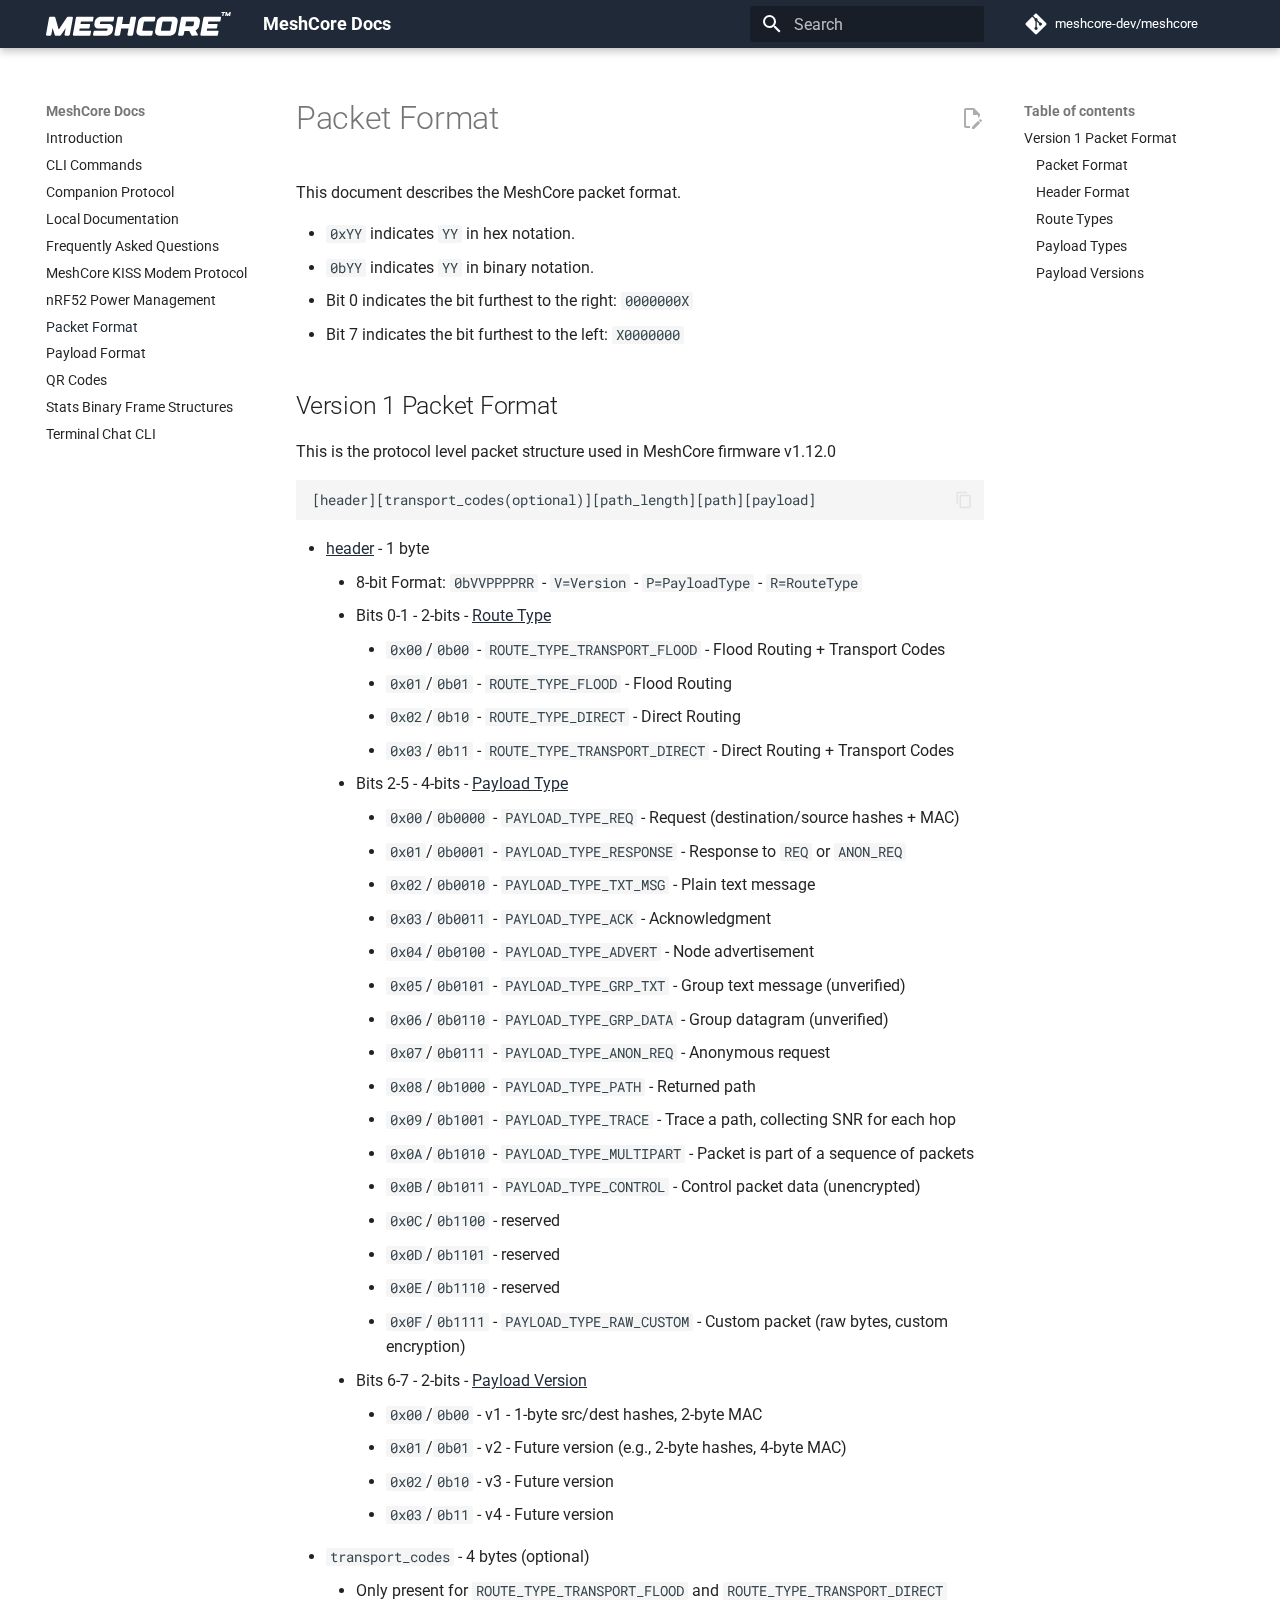
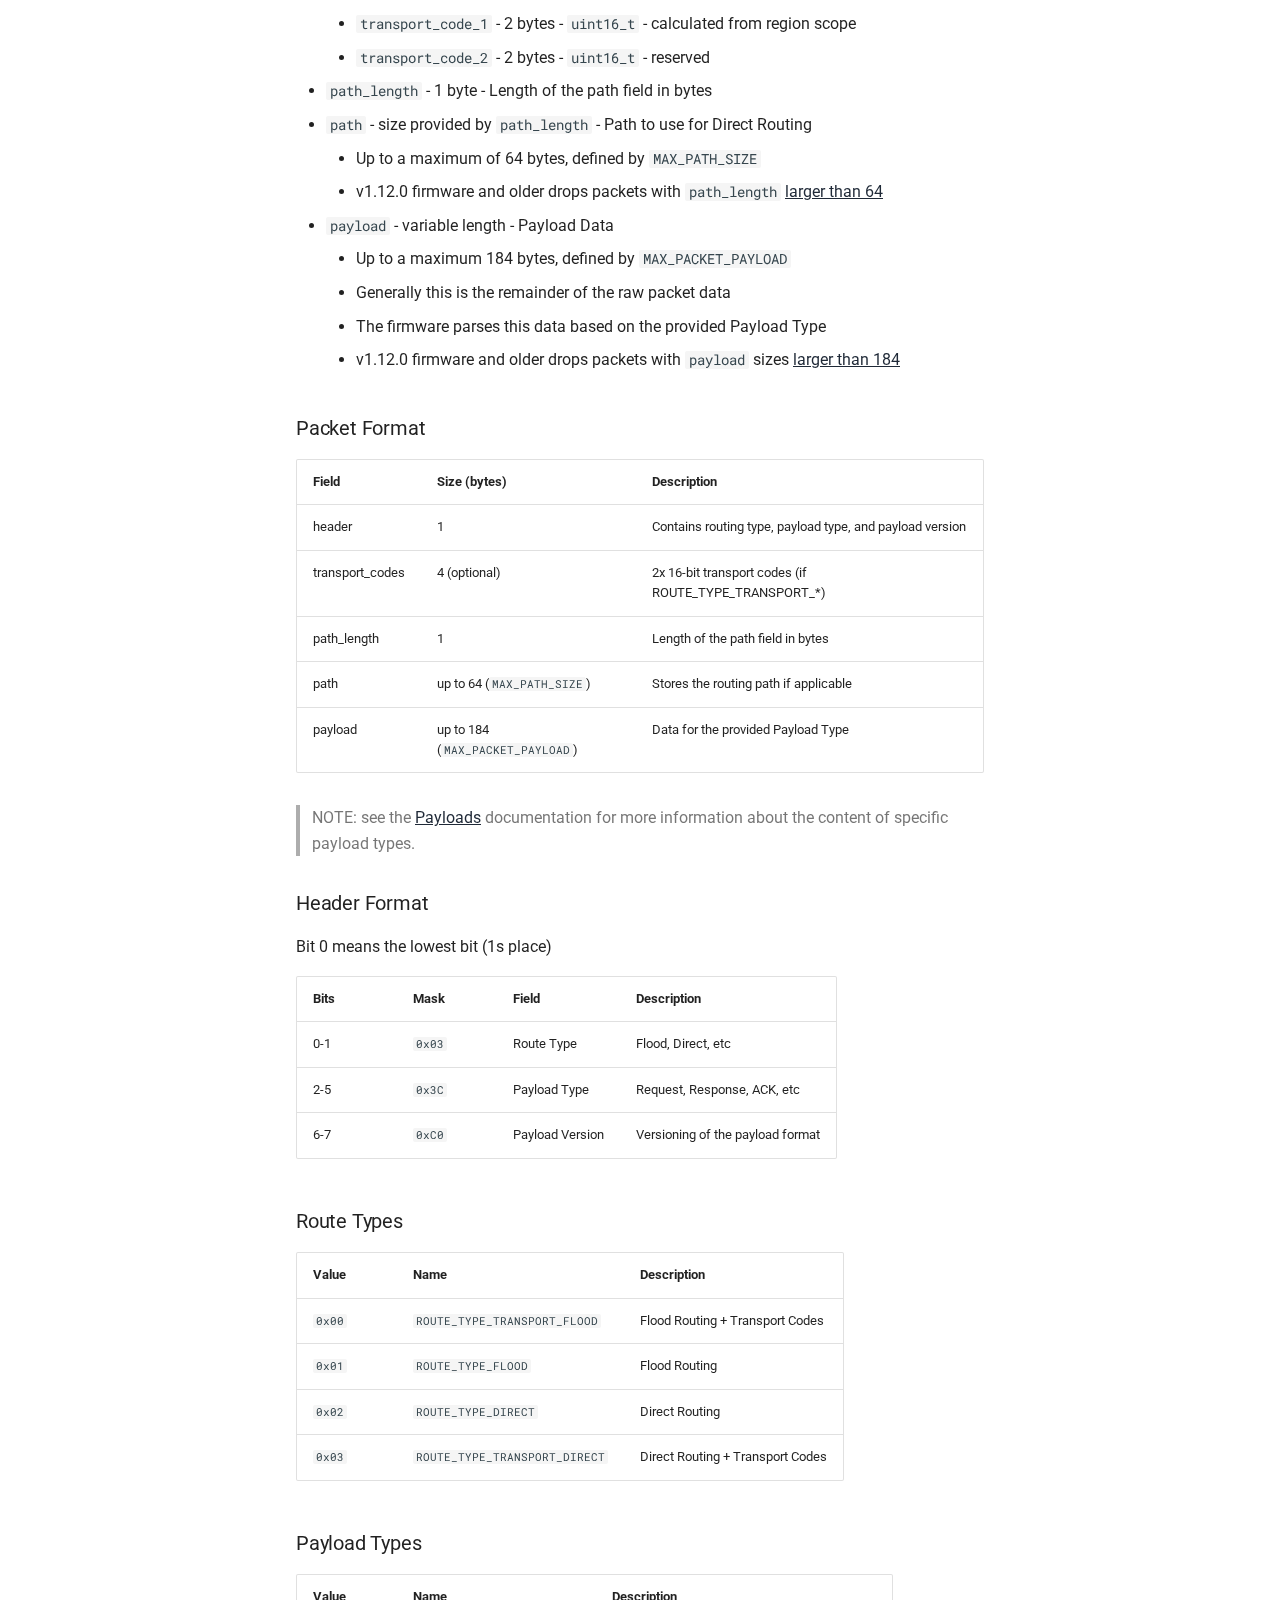
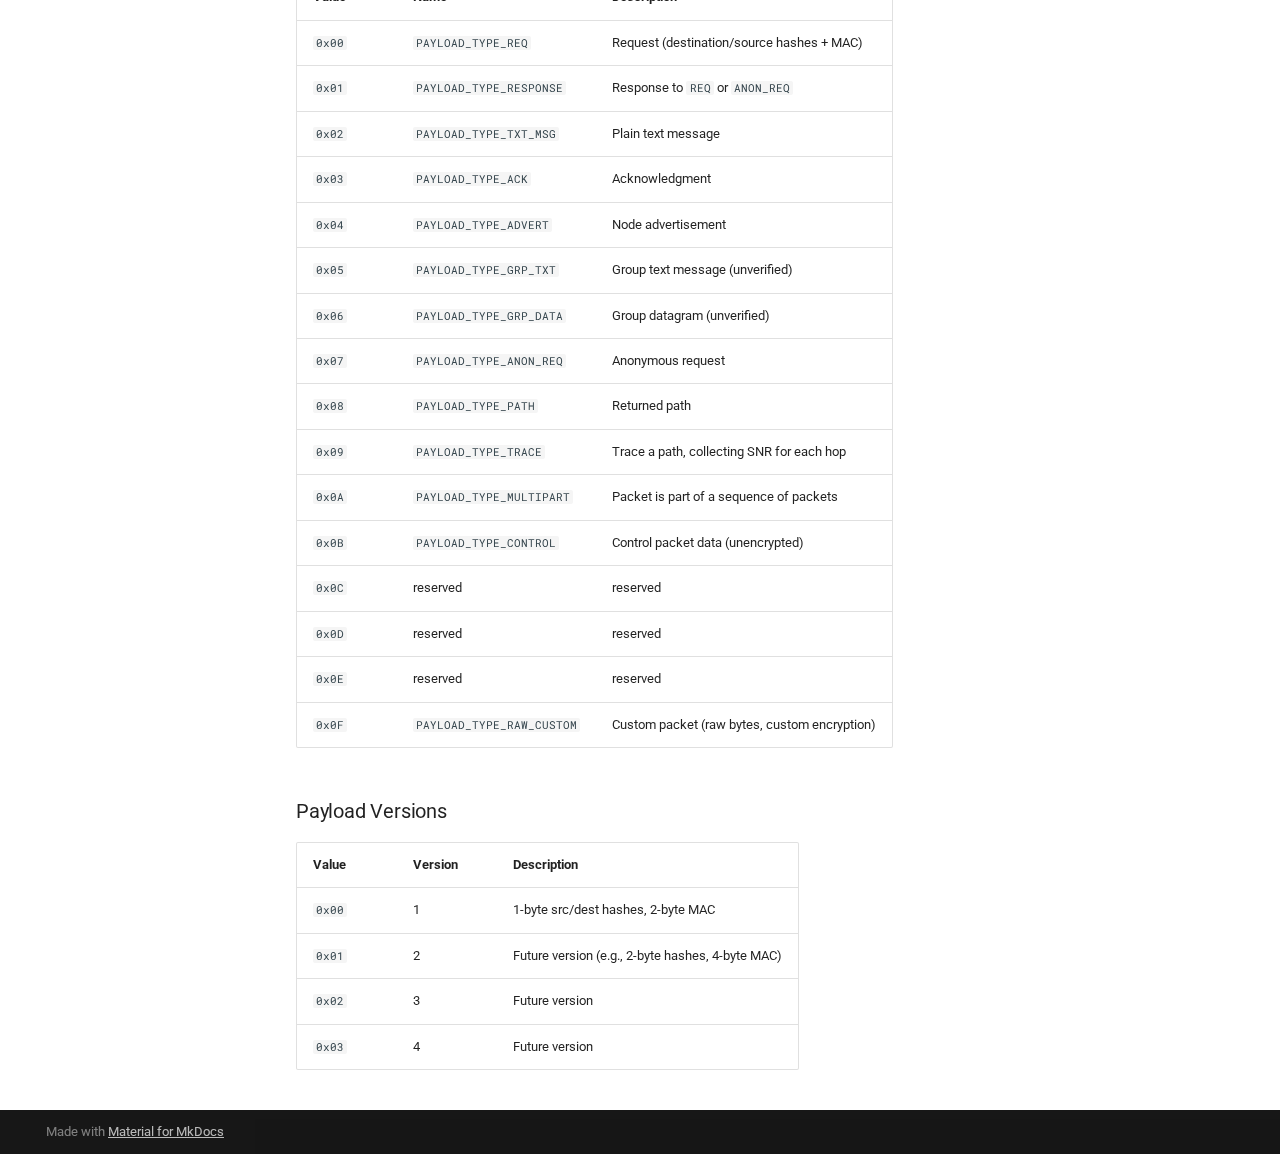
<file: packet_format/index.html>
<!doctype html>
<html lang="en" class="no-js">
  <head>
    
      <meta charset="utf-8">
      <meta name="viewport" content="width=device-width,initial-scale=1">
      
        <meta name="description" content="Documentation for the open source MeshCore firmware">
      
      
      
        <link rel="canonical" href="https://meshcore-dev.github.io/meshcore/packet_format/">
      
      
        <link rel="prev" href="../nrf52_power_management/">
      
      
        <link rel="next" href="../payloads/">
      
      
        
      
      
      <link rel="icon" href="../assets/images/favicon.png">
      <meta name="generator" content="mkdocs-1.6.1, mkdocs-material-9.7.1">
    
    
      
        <title>Packet Format - MeshCore Docs</title>
      
    
    
      <link rel="stylesheet" href="../assets/stylesheets/main.484c7ddc.min.css">
      
      


    
    
      
    
    
      
        
        
        <link rel="preconnect" href="https://fonts.gstatic.com" crossorigin>
        <link rel="stylesheet" href="https://fonts.googleapis.com/css?family=Roboto:300,300i,400,400i,700,700i%7CRoboto+Mono:400,400i,700,700i&display=fallback">
        <style>:root{--md-text-font:"Roboto";--md-code-font:"Roboto Mono"}</style>
      
    
    
      <link rel="stylesheet" href="../_stylesheets/extra.css">
    
    <script>__md_scope=new URL("..",location),__md_hash=e=>[...e].reduce(((e,_)=>(e<<5)-e+_.charCodeAt(0)),0),__md_get=(e,_=localStorage,t=__md_scope)=>JSON.parse(_.getItem(t.pathname+"."+e)),__md_set=(e,_,t=localStorage,a=__md_scope)=>{try{t.setItem(a.pathname+"."+e,JSON.stringify(_))}catch(e){}}</script>
    
      

    
    
  </head>
  
  
    <body dir="ltr">
  
    
    <input class="md-toggle" data-md-toggle="drawer" type="checkbox" id="__drawer" autocomplete="off">
    <input class="md-toggle" data-md-toggle="search" type="checkbox" id="__search" autocomplete="off">
    <label class="md-overlay" for="__drawer"></label>
    <div data-md-component="skip">
      
        
        <a href="#packet-format" class="md-skip">
          Skip to content
        </a>
      
    </div>
    <div data-md-component="announce">
      
    </div>
    
    
      

  

<header class="md-header md-header--shadow" data-md-component="header">
  <nav class="md-header__inner md-grid" aria-label="Header">
    <a href=".." title="MeshCore Docs" class="md-header__button md-logo" aria-label="MeshCore Docs" data-md-component="logo">
      
  <img src="../_assets/meshcore_tm.svg" alt="logo">

    </a>
    <label class="md-header__button md-icon" for="__drawer">
      
      <svg xmlns="http://www.w3.org/2000/svg" viewBox="0 0 24 24"><path d="M3 6h18v2H3zm0 5h18v2H3zm0 5h18v2H3z"/></svg>
    </label>
    <div class="md-header__title" data-md-component="header-title">
      <div class="md-header__ellipsis">
        <div class="md-header__topic">
          <span class="md-ellipsis">
            MeshCore Docs
          </span>
        </div>
        <div class="md-header__topic" data-md-component="header-topic">
          <span class="md-ellipsis">
            
              Packet Format
            
          </span>
        </div>
      </div>
    </div>
    
    
      <script>var palette=__md_get("__palette");if(palette&&palette.color){if("(prefers-color-scheme)"===palette.color.media){var media=matchMedia("(prefers-color-scheme: light)"),input=document.querySelector(media.matches?"[data-md-color-media='(prefers-color-scheme: light)']":"[data-md-color-media='(prefers-color-scheme: dark)']");palette.color.media=input.getAttribute("data-md-color-media"),palette.color.scheme=input.getAttribute("data-md-color-scheme"),palette.color.primary=input.getAttribute("data-md-color-primary"),palette.color.accent=input.getAttribute("data-md-color-accent")}for(var[key,value]of Object.entries(palette.color))document.body.setAttribute("data-md-color-"+key,value)}</script>
    
    
    
      
      
        <label class="md-header__button md-icon" for="__search">
          
          <svg xmlns="http://www.w3.org/2000/svg" viewBox="0 0 24 24"><path d="M9.5 3A6.5 6.5 0 0 1 16 9.5c0 1.61-.59 3.09-1.56 4.23l.27.27h.79l5 5-1.5 1.5-5-5v-.79l-.27-.27A6.52 6.52 0 0 1 9.5 16 6.5 6.5 0 0 1 3 9.5 6.5 6.5 0 0 1 9.5 3m0 2C7 5 5 7 5 9.5S7 14 9.5 14 14 12 14 9.5 12 5 9.5 5"/></svg>
        </label>
        <div class="md-search" data-md-component="search" role="dialog">
  <label class="md-search__overlay" for="__search"></label>
  <div class="md-search__inner" role="search">
    <form class="md-search__form" name="search">
      <input type="text" class="md-search__input" name="query" aria-label="Search" placeholder="Search" autocapitalize="off" autocorrect="off" autocomplete="off" spellcheck="false" data-md-component="search-query" required>
      <label class="md-search__icon md-icon" for="__search">
        
        <svg xmlns="http://www.w3.org/2000/svg" viewBox="0 0 24 24"><path d="M9.5 3A6.5 6.5 0 0 1 16 9.5c0 1.61-.59 3.09-1.56 4.23l.27.27h.79l5 5-1.5 1.5-5-5v-.79l-.27-.27A6.52 6.52 0 0 1 9.5 16 6.5 6.5 0 0 1 3 9.5 6.5 6.5 0 0 1 9.5 3m0 2C7 5 5 7 5 9.5S7 14 9.5 14 14 12 14 9.5 12 5 9.5 5"/></svg>
        
        <svg xmlns="http://www.w3.org/2000/svg" viewBox="0 0 24 24"><path d="M20 11v2H8l5.5 5.5-1.42 1.42L4.16 12l7.92-7.92L13.5 5.5 8 11z"/></svg>
      </label>
      <nav class="md-search__options" aria-label="Search">
        
        <button type="reset" class="md-search__icon md-icon" title="Clear" aria-label="Clear" tabindex="-1">
          
          <svg xmlns="http://www.w3.org/2000/svg" viewBox="0 0 24 24"><path d="M19 6.41 17.59 5 12 10.59 6.41 5 5 6.41 10.59 12 5 17.59 6.41 19 12 13.41 17.59 19 19 17.59 13.41 12z"/></svg>
        </button>
      </nav>
      
        <div class="md-search__suggest" data-md-component="search-suggest"></div>
      
    </form>
    <div class="md-search__output">
      <div class="md-search__scrollwrap" tabindex="0" data-md-scrollfix>
        <div class="md-search-result" data-md-component="search-result">
          <div class="md-search-result__meta">
            Initializing search
          </div>
          <ol class="md-search-result__list" role="presentation"></ol>
        </div>
      </div>
    </div>
  </div>
</div>
      
    
    
      <div class="md-header__source">
        <a href="https://github.com/meshcore-dev/meshcore/" title="Go to repository" class="md-source" data-md-component="source">
  <div class="md-source__icon md-icon">
    
    <svg xmlns="http://www.w3.org/2000/svg" viewBox="0 0 448 512"><!--! Font Awesome Free 7.1.0 by @fontawesome - https://fontawesome.com License - https://fontawesome.com/license/free (Icons: CC BY 4.0, Fonts: SIL OFL 1.1, Code: MIT License) Copyright 2025 Fonticons, Inc.--><path d="M439.6 236.1 244 40.5c-5.4-5.5-12.8-8.5-20.4-8.5s-15 3-20.4 8.4L162.5 81l51.5 51.5c27.1-9.1 52.7 16.8 43.4 43.7l49.7 49.7c34.2-11.8 61.2 31 35.5 56.7-26.5 26.5-70.2-2.9-56-37.3L240.3 199v121.9c25.3 12.5 22.3 41.8 9.1 55-6.4 6.4-15.2 10.1-24.3 10.1s-17.8-3.6-24.3-10.1c-17.6-17.6-11.1-46.9 11.2-56v-123c-20.8-8.5-24.6-30.7-18.6-45L142.6 101 8.5 235.1C3 240.6 0 247.9 0 255.5s3 15 8.5 20.4l195.6 195.7c5.4 5.4 12.7 8.4 20.4 8.4s15-3 20.4-8.4l194.7-194.7c5.4-5.4 8.4-12.8 8.4-20.4s-3-15-8.4-20.4"/></svg>
  </div>
  <div class="md-source__repository">
    meshcore-dev/meshcore
  </div>
</a>
      </div>
    
  </nav>
  
</header>
    
    <div class="md-container" data-md-component="container">
      
      
        
          
        
      
      <main class="md-main" data-md-component="main">
        <div class="md-main__inner md-grid">
          
            
              
              <div class="md-sidebar md-sidebar--primary" data-md-component="sidebar" data-md-type="navigation" >
                <div class="md-sidebar__scrollwrap">
                  <div class="md-sidebar__inner">
                    



<nav class="md-nav md-nav--primary" aria-label="Navigation" data-md-level="0">
  <label class="md-nav__title" for="__drawer">
    <a href=".." title="MeshCore Docs" class="md-nav__button md-logo" aria-label="MeshCore Docs" data-md-component="logo">
      
  <img src="../_assets/meshcore_tm.svg" alt="logo">

    </a>
    MeshCore Docs
  </label>
  
    <div class="md-nav__source">
      <a href="https://github.com/meshcore-dev/meshcore/" title="Go to repository" class="md-source" data-md-component="source">
  <div class="md-source__icon md-icon">
    
    <svg xmlns="http://www.w3.org/2000/svg" viewBox="0 0 448 512"><!--! Font Awesome Free 7.1.0 by @fontawesome - https://fontawesome.com License - https://fontawesome.com/license/free (Icons: CC BY 4.0, Fonts: SIL OFL 1.1, Code: MIT License) Copyright 2025 Fonticons, Inc.--><path d="M439.6 236.1 244 40.5c-5.4-5.5-12.8-8.5-20.4-8.5s-15 3-20.4 8.4L162.5 81l51.5 51.5c27.1-9.1 52.7 16.8 43.4 43.7l49.7 49.7c34.2-11.8 61.2 31 35.5 56.7-26.5 26.5-70.2-2.9-56-37.3L240.3 199v121.9c25.3 12.5 22.3 41.8 9.1 55-6.4 6.4-15.2 10.1-24.3 10.1s-17.8-3.6-24.3-10.1c-17.6-17.6-11.1-46.9 11.2-56v-123c-20.8-8.5-24.6-30.7-18.6-45L142.6 101 8.5 235.1C3 240.6 0 247.9 0 255.5s3 15 8.5 20.4l195.6 195.7c5.4 5.4 12.7 8.4 20.4 8.4s15-3 20.4-8.4l194.7-194.7c5.4-5.4 8.4-12.8 8.4-20.4s-3-15-8.4-20.4"/></svg>
  </div>
  <div class="md-source__repository">
    meshcore-dev/meshcore
  </div>
</a>
    </div>
  
  <ul class="md-nav__list" data-md-scrollfix>
    
      
      
  
  
  
  
    <li class="md-nav__item">
      <a href=".." class="md-nav__link">
        
  
  
  <span class="md-ellipsis">
    
  
    Introduction
  

    
  </span>
  
  

      </a>
    </li>
  

    
      
      
  
  
  
  
    <li class="md-nav__item">
      <a href="../cli_commands/" class="md-nav__link">
        
  
  
  <span class="md-ellipsis">
    
  
    CLI Commands
  

    
  </span>
  
  

      </a>
    </li>
  

    
      
      
  
  
  
  
    <li class="md-nav__item">
      <a href="../companion_protocol/" class="md-nav__link">
        
  
  
  <span class="md-ellipsis">
    
  
    Companion Protocol
  

    
  </span>
  
  

      </a>
    </li>
  

    
      
      
  
  
  
  
    <li class="md-nav__item">
      <a href="../docs/" class="md-nav__link">
        
  
  
  <span class="md-ellipsis">
    
  
    Local Documentation
  

    
  </span>
  
  

      </a>
    </li>
  

    
      
      
  
  
  
  
    <li class="md-nav__item">
      <a href="../faq/" class="md-nav__link">
        
  
  
  <span class="md-ellipsis">
    
  
    Frequently Asked Questions
  

    
  </span>
  
  

      </a>
    </li>
  

    
      
      
  
  
  
  
    <li class="md-nav__item">
      <a href="../kiss_modem_protocol/" class="md-nav__link">
        
  
  
  <span class="md-ellipsis">
    
  
    MeshCore KISS Modem Protocol
  

    
  </span>
  
  

      </a>
    </li>
  

    
      
      
  
  
  
  
    <li class="md-nav__item">
      <a href="../nrf52_power_management/" class="md-nav__link">
        
  
  
  <span class="md-ellipsis">
    
  
    nRF52 Power Management
  

    
  </span>
  
  

      </a>
    </li>
  

    
      
      
  
  
    
  
  
  
    <li class="md-nav__item md-nav__item--active">
      
      <input class="md-nav__toggle md-toggle" type="checkbox" id="__toc">
      
      
        
      
      
        <label class="md-nav__link md-nav__link--active" for="__toc">
          
  
  
  <span class="md-ellipsis">
    
  
    Packet Format
  

    
  </span>
  
  

          <span class="md-nav__icon md-icon"></span>
        </label>
      
      <a href="./" class="md-nav__link md-nav__link--active">
        
  
  
  <span class="md-ellipsis">
    
  
    Packet Format
  

    
  </span>
  
  

      </a>
      
        

<nav class="md-nav md-nav--secondary" aria-label="Table of contents">
  
  
  
    
  
  
    <label class="md-nav__title" for="__toc">
      <span class="md-nav__icon md-icon"></span>
      Table of contents
    </label>
    <ul class="md-nav__list" data-md-component="toc" data-md-scrollfix>
      
        <li class="md-nav__item">
  <a href="#version-1-packet-format" class="md-nav__link">
    <span class="md-ellipsis">
      
        Version 1 Packet Format
      
    </span>
  </a>
  
    <nav class="md-nav" aria-label="Version 1 Packet Format">
      <ul class="md-nav__list">
        
          <li class="md-nav__item">
  <a href="#packet-format_1" class="md-nav__link">
    <span class="md-ellipsis">
      
        Packet Format
      
    </span>
  </a>
  
</li>
        
          <li class="md-nav__item">
  <a href="#header-format" class="md-nav__link">
    <span class="md-ellipsis">
      
        Header Format
      
    </span>
  </a>
  
</li>
        
          <li class="md-nav__item">
  <a href="#route-types" class="md-nav__link">
    <span class="md-ellipsis">
      
        Route Types
      
    </span>
  </a>
  
</li>
        
          <li class="md-nav__item">
  <a href="#payload-types" class="md-nav__link">
    <span class="md-ellipsis">
      
        Payload Types
      
    </span>
  </a>
  
</li>
        
          <li class="md-nav__item">
  <a href="#payload-versions" class="md-nav__link">
    <span class="md-ellipsis">
      
        Payload Versions
      
    </span>
  </a>
  
</li>
        
      </ul>
    </nav>
  
</li>
      
    </ul>
  
</nav>
      
    </li>
  

    
      
      
  
  
  
  
    <li class="md-nav__item">
      <a href="../payloads/" class="md-nav__link">
        
  
  
  <span class="md-ellipsis">
    
  
    Payload Format
  

    
  </span>
  
  

      </a>
    </li>
  

    
      
      
  
  
  
  
    <li class="md-nav__item">
      <a href="../qr_codes/" class="md-nav__link">
        
  
  
  <span class="md-ellipsis">
    
  
    QR Codes
  

    
  </span>
  
  

      </a>
    </li>
  

    
      
      
  
  
  
  
    <li class="md-nav__item">
      <a href="../stats_binary_frames/" class="md-nav__link">
        
  
  
  <span class="md-ellipsis">
    
  
    Stats Binary Frame Structures
  

    
  </span>
  
  

      </a>
    </li>
  

    
      
      
  
  
  
  
    <li class="md-nav__item">
      <a href="../terminal_chat_cli/" class="md-nav__link">
        
  
  
  <span class="md-ellipsis">
    
  
    Terminal Chat CLI
  

    
  </span>
  
  

      </a>
    </li>
  

    
  </ul>
</nav>
                  </div>
                </div>
              </div>
            
            
              
              <div class="md-sidebar md-sidebar--secondary" data-md-component="sidebar" data-md-type="toc" >
                <div class="md-sidebar__scrollwrap">
                  <div class="md-sidebar__inner">
                    

<nav class="md-nav md-nav--secondary" aria-label="Table of contents">
  
  
  
    
  
  
    <label class="md-nav__title" for="__toc">
      <span class="md-nav__icon md-icon"></span>
      Table of contents
    </label>
    <ul class="md-nav__list" data-md-component="toc" data-md-scrollfix>
      
        <li class="md-nav__item">
  <a href="#version-1-packet-format" class="md-nav__link">
    <span class="md-ellipsis">
      
        Version 1 Packet Format
      
    </span>
  </a>
  
    <nav class="md-nav" aria-label="Version 1 Packet Format">
      <ul class="md-nav__list">
        
          <li class="md-nav__item">
  <a href="#packet-format_1" class="md-nav__link">
    <span class="md-ellipsis">
      
        Packet Format
      
    </span>
  </a>
  
</li>
        
          <li class="md-nav__item">
  <a href="#header-format" class="md-nav__link">
    <span class="md-ellipsis">
      
        Header Format
      
    </span>
  </a>
  
</li>
        
          <li class="md-nav__item">
  <a href="#route-types" class="md-nav__link">
    <span class="md-ellipsis">
      
        Route Types
      
    </span>
  </a>
  
</li>
        
          <li class="md-nav__item">
  <a href="#payload-types" class="md-nav__link">
    <span class="md-ellipsis">
      
        Payload Types
      
    </span>
  </a>
  
</li>
        
          <li class="md-nav__item">
  <a href="#payload-versions" class="md-nav__link">
    <span class="md-ellipsis">
      
        Payload Versions
      
    </span>
  </a>
  
</li>
        
      </ul>
    </nav>
  
</li>
      
    </ul>
  
</nav>
                  </div>
                </div>
              </div>
            
          
          
            <div class="md-content" data-md-component="content">
              
              <article class="md-content__inner md-typeset">
                
                  


  
    <a href="https://github.com/meshcore-dev/meshcore/edit/main/docs/packet_format.md" title="Edit this page" class="md-content__button md-icon" rel="edit">
      
      <svg xmlns="http://www.w3.org/2000/svg" viewBox="0 0 24 24"><path d="M10 20H6V4h7v5h5v3.1l2-2V8l-6-6H6c-1.1 0-2 .9-2 2v16c0 1.1.9 2 2 2h4zm10.2-7c.1 0 .3.1.4.2l1.3 1.3c.2.2.2.6 0 .8l-1 1-2.1-2.1 1-1c.1-.1.2-.2.4-.2m0 3.9L14.1 23H12v-2.1l6.1-6.1z"/></svg>
    </a>
  
  


<h1 id="packet-format">Packet Format</h1>
<p>This document describes the MeshCore packet format.</p>
<ul>
<li><code>0xYY</code> indicates <code>YY</code> in hex notation.</li>
<li><code>0bYY</code> indicates <code>YY</code> in binary notation.</li>
<li>Bit 0 indicates the bit furthest to the right: <code>0000000X</code></li>
<li>Bit 7 indicates the bit furthest to the left: <code>X0000000</code></li>
</ul>
<h2 id="version-1-packet-format">Version 1 Packet Format</h2>
<p>This is the protocol level packet structure used in MeshCore firmware v1.12.0</p>
<pre><code>[header][transport_codes(optional)][path_length][path][payload]
</code></pre>
<ul>
<li><a href="#header-format">header</a> - 1 byte<ul>
<li>8-bit Format: <code>0bVVPPPPRR</code> - <code>V=Version</code> - <code>P=PayloadType</code> - <code>R=RouteType</code></li>
<li>Bits 0-1 - 2-bits - <a href="#route-types">Route Type</a><ul>
<li><code>0x00</code>/<code>0b00</code> - <code>ROUTE_TYPE_TRANSPORT_FLOOD</code> - Flood Routing + Transport Codes</li>
<li><code>0x01</code>/<code>0b01</code> - <code>ROUTE_TYPE_FLOOD</code> - Flood Routing</li>
<li><code>0x02</code>/<code>0b10</code> - <code>ROUTE_TYPE_DIRECT</code> - Direct Routing</li>
<li><code>0x03</code>/<code>0b11</code> - <code>ROUTE_TYPE_TRANSPORT_DIRECT</code> - Direct Routing + Transport Codes</li>
</ul>
</li>
<li>Bits 2-5 - 4-bits - <a href="#payload-types">Payload Type</a><ul>
<li><code>0x00</code>/<code>0b0000</code> - <code>PAYLOAD_TYPE_REQ</code> - Request (destination/source hashes + MAC)</li>
<li><code>0x01</code>/<code>0b0001</code> - <code>PAYLOAD_TYPE_RESPONSE</code> - Response to <code>REQ</code> or <code>ANON_REQ</code></li>
<li><code>0x02</code>/<code>0b0010</code> - <code>PAYLOAD_TYPE_TXT_MSG</code> - Plain text message</li>
<li><code>0x03</code>/<code>0b0011</code> - <code>PAYLOAD_TYPE_ACK</code> - Acknowledgment</li>
<li><code>0x04</code>/<code>0b0100</code> - <code>PAYLOAD_TYPE_ADVERT</code> - Node advertisement</li>
<li><code>0x05</code>/<code>0b0101</code> - <code>PAYLOAD_TYPE_GRP_TXT</code> - Group text message (unverified)</li>
<li><code>0x06</code>/<code>0b0110</code> - <code>PAYLOAD_TYPE_GRP_DATA</code> - Group datagram (unverified)</li>
<li><code>0x07</code>/<code>0b0111</code> - <code>PAYLOAD_TYPE_ANON_REQ</code> - Anonymous request</li>
<li><code>0x08</code>/<code>0b1000</code> - <code>PAYLOAD_TYPE_PATH</code> - Returned path</li>
<li><code>0x09</code>/<code>0b1001</code> - <code>PAYLOAD_TYPE_TRACE</code> - Trace a path, collecting SNR for each hop</li>
<li><code>0x0A</code>/<code>0b1010</code> - <code>PAYLOAD_TYPE_MULTIPART</code> - Packet is part of a sequence of packets</li>
<li><code>0x0B</code>/<code>0b1011</code> - <code>PAYLOAD_TYPE_CONTROL</code> - Control packet data (unencrypted)</li>
<li><code>0x0C</code>/<code>0b1100</code> - reserved</li>
<li><code>0x0D</code>/<code>0b1101</code> - reserved</li>
<li><code>0x0E</code>/<code>0b1110</code> - reserved</li>
<li><code>0x0F</code>/<code>0b1111</code> - <code>PAYLOAD_TYPE_RAW_CUSTOM</code> - Custom packet (raw bytes, custom encryption)</li>
</ul>
</li>
<li>Bits 6-7 - 2-bits - <a href="#payload-versions">Payload Version</a><ul>
<li><code>0x00</code>/<code>0b00</code> - v1 - 1-byte src/dest hashes, 2-byte MAC</li>
<li><code>0x01</code>/<code>0b01</code> - v2 - Future version (e.g., 2-byte hashes, 4-byte MAC)</li>
<li><code>0x02</code>/<code>0b10</code> - v3 - Future version</li>
<li><code>0x03</code>/<code>0b11</code> - v4 - Future version</li>
</ul>
</li>
</ul>
</li>
<li><code>transport_codes</code> - 4 bytes (optional)<ul>
<li>Only present for <code>ROUTE_TYPE_TRANSPORT_FLOOD</code> and <code>ROUTE_TYPE_TRANSPORT_DIRECT</code></li>
<li><code>transport_code_1</code> - 2 bytes - <code>uint16_t</code> - calculated from region scope</li>
<li><code>transport_code_2</code> - 2 bytes - <code>uint16_t</code> - reserved</li>
</ul>
</li>
<li><code>path_length</code> - 1 byte - Length of the path field in bytes</li>
<li><code>path</code> - size provided by <code>path_length</code> - Path to use for Direct Routing<ul>
<li>Up to a maximum of 64 bytes, defined by <code>MAX_PATH_SIZE</code></li>
<li>v1.12.0 firmware and older drops packets with <code>path_length</code> <a href="https://github.com/meshcore-dev/MeshCore/blob/e812632235274ffd2382adf5354168aec765d416/src/Dispatcher.cpp#L144">larger than 64</a></li>
</ul>
</li>
<li><code>payload</code> - variable length - Payload Data<ul>
<li>Up to a maximum 184 bytes, defined by <code>MAX_PACKET_PAYLOAD</code></li>
<li>Generally this is the remainder of the raw packet data</li>
<li>The firmware parses this data based on the provided Payload Type</li>
<li>v1.12.0 firmware and older drops packets with <code>payload</code> sizes <a href="https://github.com/meshcore-dev/MeshCore/blob/e812632235274ffd2382adf5354168aec765d416/src/Dispatcher.cpp#L152">larger than 184</a></li>
</ul>
</li>
</ul>
<h3 id="packet-format_1">Packet Format</h3>
<table>
<thead>
<tr>
<th>Field</th>
<th>Size (bytes)</th>
<th>Description</th>
</tr>
</thead>
<tbody>
<tr>
<td>header</td>
<td>1</td>
<td>Contains routing type, payload type, and payload version</td>
</tr>
<tr>
<td>transport_codes</td>
<td>4 (optional)</td>
<td>2x 16-bit transport codes (if ROUTE_TYPE_TRANSPORT_*)</td>
</tr>
<tr>
<td>path_length</td>
<td>1</td>
<td>Length of the path field in bytes</td>
</tr>
<tr>
<td>path</td>
<td>up to 64 (<code>MAX_PATH_SIZE</code>)</td>
<td>Stores the routing path if applicable</td>
</tr>
<tr>
<td>payload</td>
<td>up to 184 (<code>MAX_PACKET_PAYLOAD</code>)</td>
<td>Data for the provided Payload Type</td>
</tr>
</tbody>
</table>
<blockquote>
<p>NOTE: see the <a href="../payloads/">Payloads</a> documentation for more information about the content of specific payload types.</p>
</blockquote>
<h3 id="header-format">Header Format</h3>
<p>Bit 0 means the lowest bit (1s place)</p>
<table>
<thead>
<tr>
<th>Bits</th>
<th>Mask</th>
<th>Field</th>
<th>Description</th>
</tr>
</thead>
<tbody>
<tr>
<td>0-1</td>
<td><code>0x03</code></td>
<td>Route Type</td>
<td>Flood, Direct, etc</td>
</tr>
<tr>
<td>2-5</td>
<td><code>0x3C</code></td>
<td>Payload Type</td>
<td>Request, Response, ACK, etc</td>
</tr>
<tr>
<td>6-7</td>
<td><code>0xC0</code></td>
<td>Payload Version</td>
<td>Versioning of the payload format</td>
</tr>
</tbody>
</table>
<h3 id="route-types">Route Types</h3>
<table>
<thead>
<tr>
<th>Value</th>
<th>Name</th>
<th>Description</th>
</tr>
</thead>
<tbody>
<tr>
<td><code>0x00</code></td>
<td><code>ROUTE_TYPE_TRANSPORT_FLOOD</code></td>
<td>Flood Routing + Transport Codes</td>
</tr>
<tr>
<td><code>0x01</code></td>
<td><code>ROUTE_TYPE_FLOOD</code></td>
<td>Flood Routing</td>
</tr>
<tr>
<td><code>0x02</code></td>
<td><code>ROUTE_TYPE_DIRECT</code></td>
<td>Direct Routing</td>
</tr>
<tr>
<td><code>0x03</code></td>
<td><code>ROUTE_TYPE_TRANSPORT_DIRECT</code></td>
<td>Direct Routing + Transport Codes</td>
</tr>
</tbody>
</table>
<h3 id="payload-types">Payload Types</h3>
<table>
<thead>
<tr>
<th>Value</th>
<th>Name</th>
<th>Description</th>
</tr>
</thead>
<tbody>
<tr>
<td><code>0x00</code></td>
<td><code>PAYLOAD_TYPE_REQ</code></td>
<td>Request (destination/source hashes + MAC)</td>
</tr>
<tr>
<td><code>0x01</code></td>
<td><code>PAYLOAD_TYPE_RESPONSE</code></td>
<td>Response to <code>REQ</code> or <code>ANON_REQ</code></td>
</tr>
<tr>
<td><code>0x02</code></td>
<td><code>PAYLOAD_TYPE_TXT_MSG</code></td>
<td>Plain text message</td>
</tr>
<tr>
<td><code>0x03</code></td>
<td><code>PAYLOAD_TYPE_ACK</code></td>
<td>Acknowledgment</td>
</tr>
<tr>
<td><code>0x04</code></td>
<td><code>PAYLOAD_TYPE_ADVERT</code></td>
<td>Node advertisement</td>
</tr>
<tr>
<td><code>0x05</code></td>
<td><code>PAYLOAD_TYPE_GRP_TXT</code></td>
<td>Group text message (unverified)</td>
</tr>
<tr>
<td><code>0x06</code></td>
<td><code>PAYLOAD_TYPE_GRP_DATA</code></td>
<td>Group datagram (unverified)</td>
</tr>
<tr>
<td><code>0x07</code></td>
<td><code>PAYLOAD_TYPE_ANON_REQ</code></td>
<td>Anonymous request</td>
</tr>
<tr>
<td><code>0x08</code></td>
<td><code>PAYLOAD_TYPE_PATH</code></td>
<td>Returned path</td>
</tr>
<tr>
<td><code>0x09</code></td>
<td><code>PAYLOAD_TYPE_TRACE</code></td>
<td>Trace a path, collecting SNR for each hop</td>
</tr>
<tr>
<td><code>0x0A</code></td>
<td><code>PAYLOAD_TYPE_MULTIPART</code></td>
<td>Packet is part of a sequence of packets</td>
</tr>
<tr>
<td><code>0x0B</code></td>
<td><code>PAYLOAD_TYPE_CONTROL</code></td>
<td>Control packet data (unencrypted)</td>
</tr>
<tr>
<td><code>0x0C</code></td>
<td>reserved</td>
<td>reserved</td>
</tr>
<tr>
<td><code>0x0D</code></td>
<td>reserved</td>
<td>reserved</td>
</tr>
<tr>
<td><code>0x0E</code></td>
<td>reserved</td>
<td>reserved</td>
</tr>
<tr>
<td><code>0x0F</code></td>
<td><code>PAYLOAD_TYPE_RAW_CUSTOM</code></td>
<td>Custom packet (raw bytes, custom encryption)</td>
</tr>
</tbody>
</table>
<h3 id="payload-versions">Payload Versions</h3>
<table>
<thead>
<tr>
<th>Value</th>
<th>Version</th>
<th>Description</th>
</tr>
</thead>
<tbody>
<tr>
<td><code>0x00</code></td>
<td>1</td>
<td>1-byte src/dest hashes, 2-byte MAC</td>
</tr>
<tr>
<td><code>0x01</code></td>
<td>2</td>
<td>Future version (e.g., 2-byte hashes, 4-byte MAC)</td>
</tr>
<tr>
<td><code>0x02</code></td>
<td>3</td>
<td>Future version</td>
</tr>
<tr>
<td><code>0x03</code></td>
<td>4</td>
<td>Future version</td>
</tr>
</tbody>
</table>












                
              </article>
            </div>
          
          
<script>var target=document.getElementById(location.hash.slice(1));target&&target.name&&(target.checked=target.name.startsWith("__tabbed_"))</script>
        </div>
        
      </main>
      
        <footer class="md-footer">
  
  <div class="md-footer-meta md-typeset">
    <div class="md-footer-meta__inner md-grid">
      <div class="md-copyright">
  
  
    Made with
    <a href="https://squidfunk.github.io/mkdocs-material/" target="_blank" rel="noopener">
      Material for MkDocs
    </a>
  
</div>
      
    </div>
  </div>
</footer>
      
    </div>
    <div class="md-dialog" data-md-component="dialog">
      <div class="md-dialog__inner md-typeset"></div>
    </div>
    
    
    
      
      
      <script id="__config" type="application/json">{"annotate": null, "base": "..", "features": ["content.action.edit", "content.code.copy", "search.highlight", "search.suggest"], "search": "../assets/javascripts/workers/search.2c215733.min.js", "tags": null, "translations": {"clipboard.copied": "Copied to clipboard", "clipboard.copy": "Copy to clipboard", "search.result.more.one": "1 more on this page", "search.result.more.other": "# more on this page", "search.result.none": "No matching documents", "search.result.one": "1 matching document", "search.result.other": "# matching documents", "search.result.placeholder": "Type to start searching", "search.result.term.missing": "Missing", "select.version": "Select version"}, "version": null}</script>
    
    
      <script src="../assets/javascripts/bundle.79ae519e.min.js"></script>
      
    
  </body>
</html>
</file>
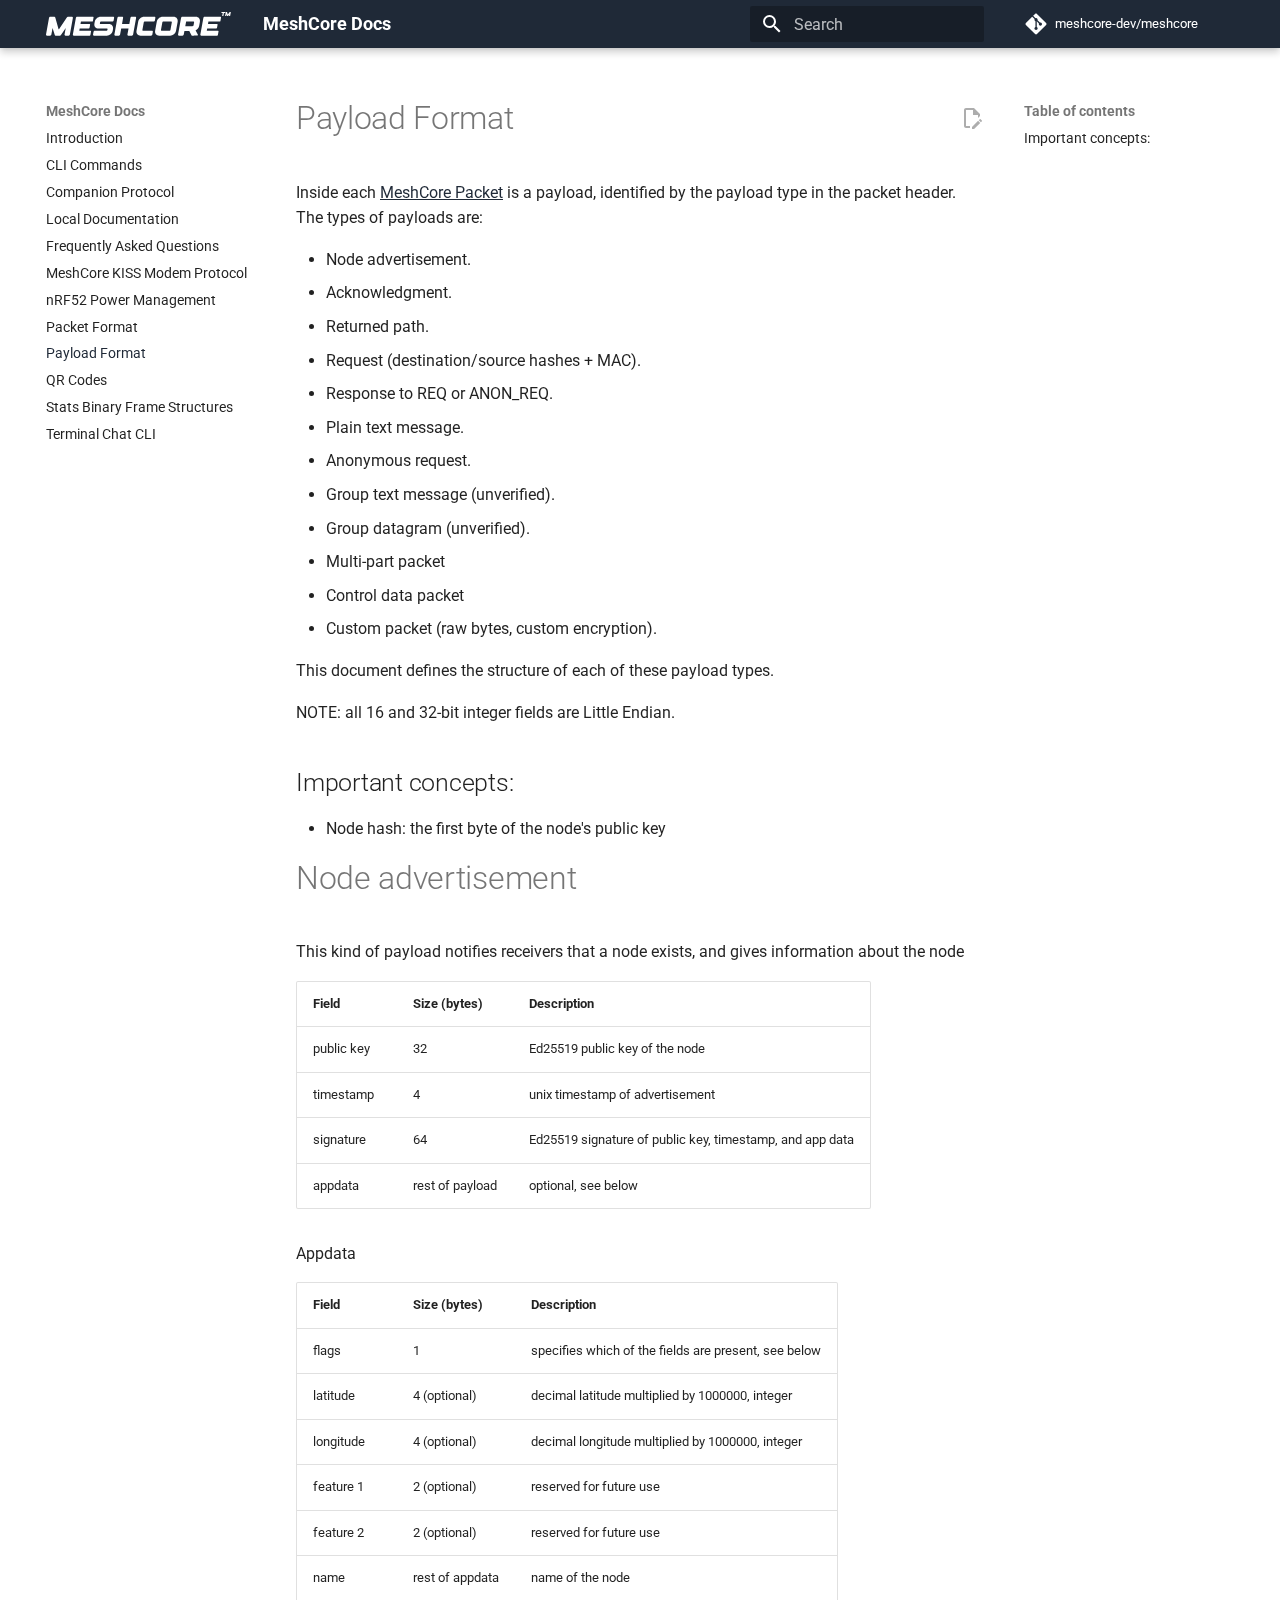
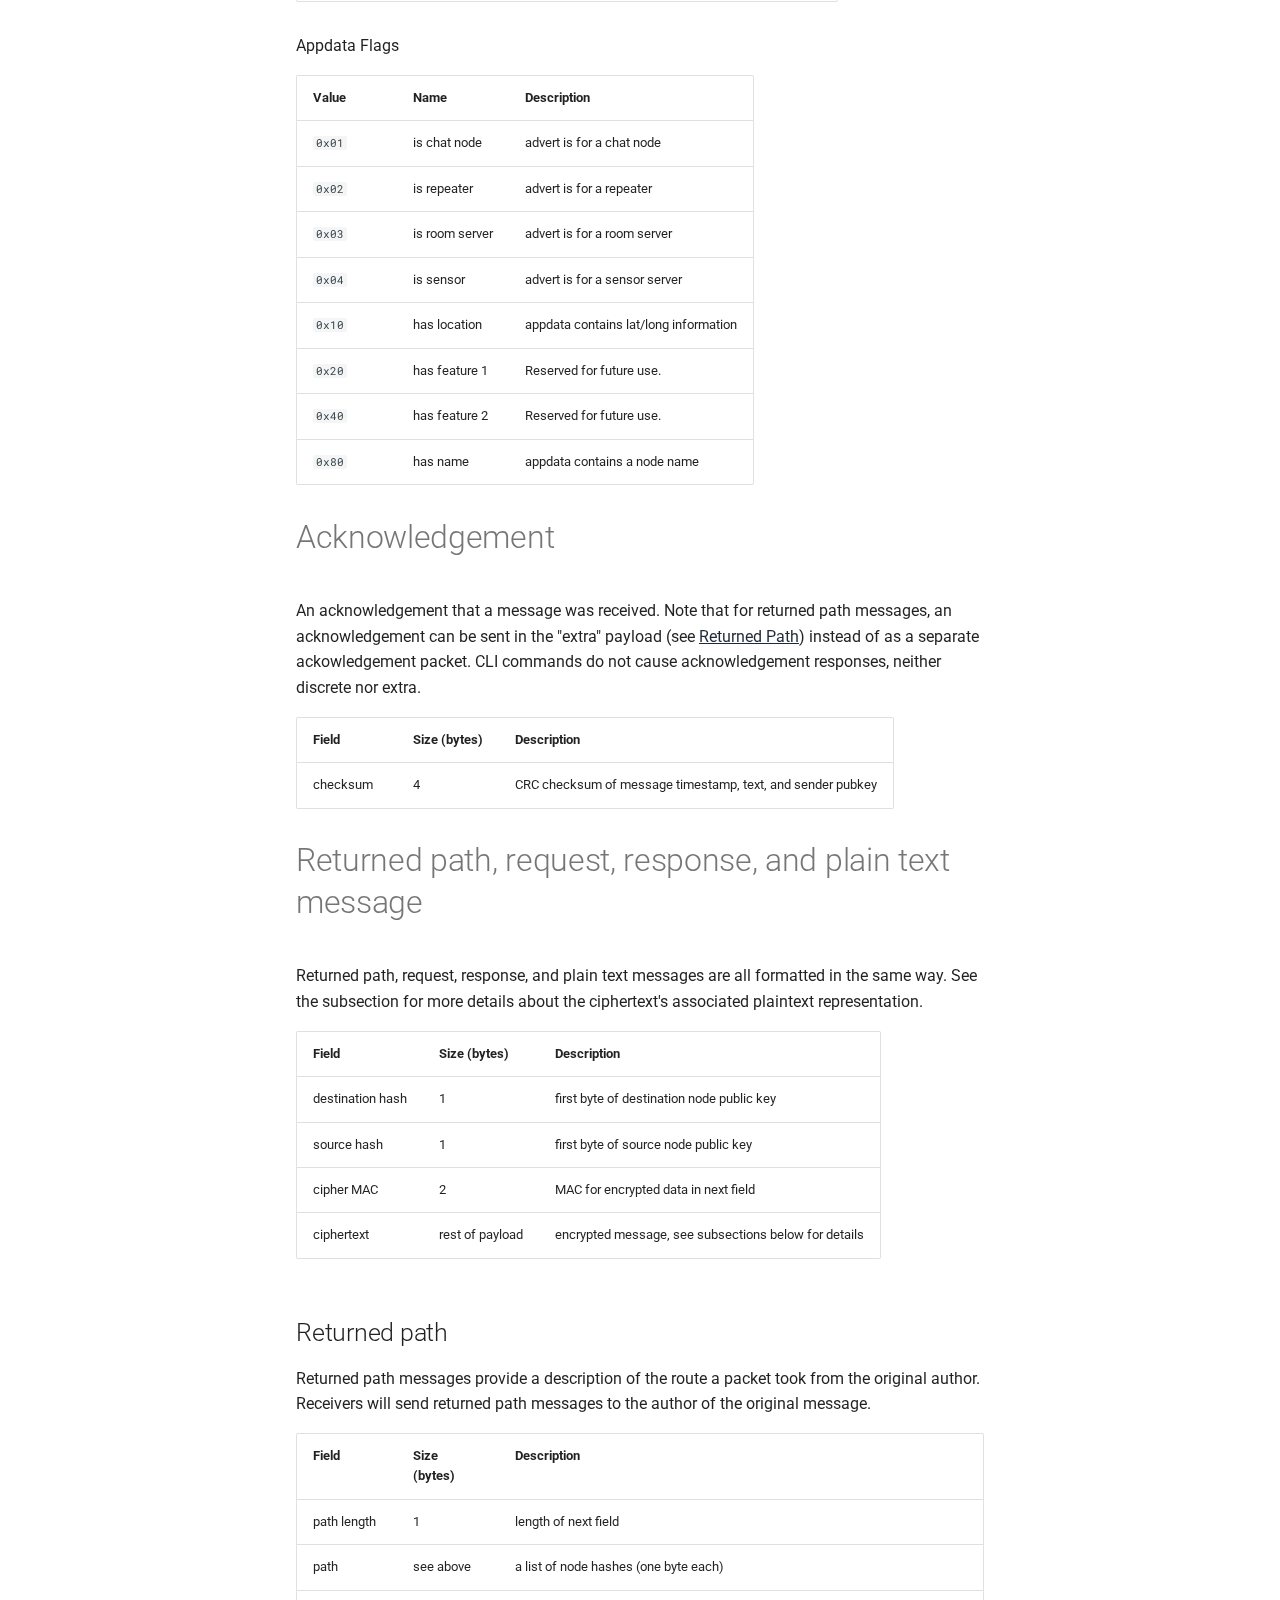
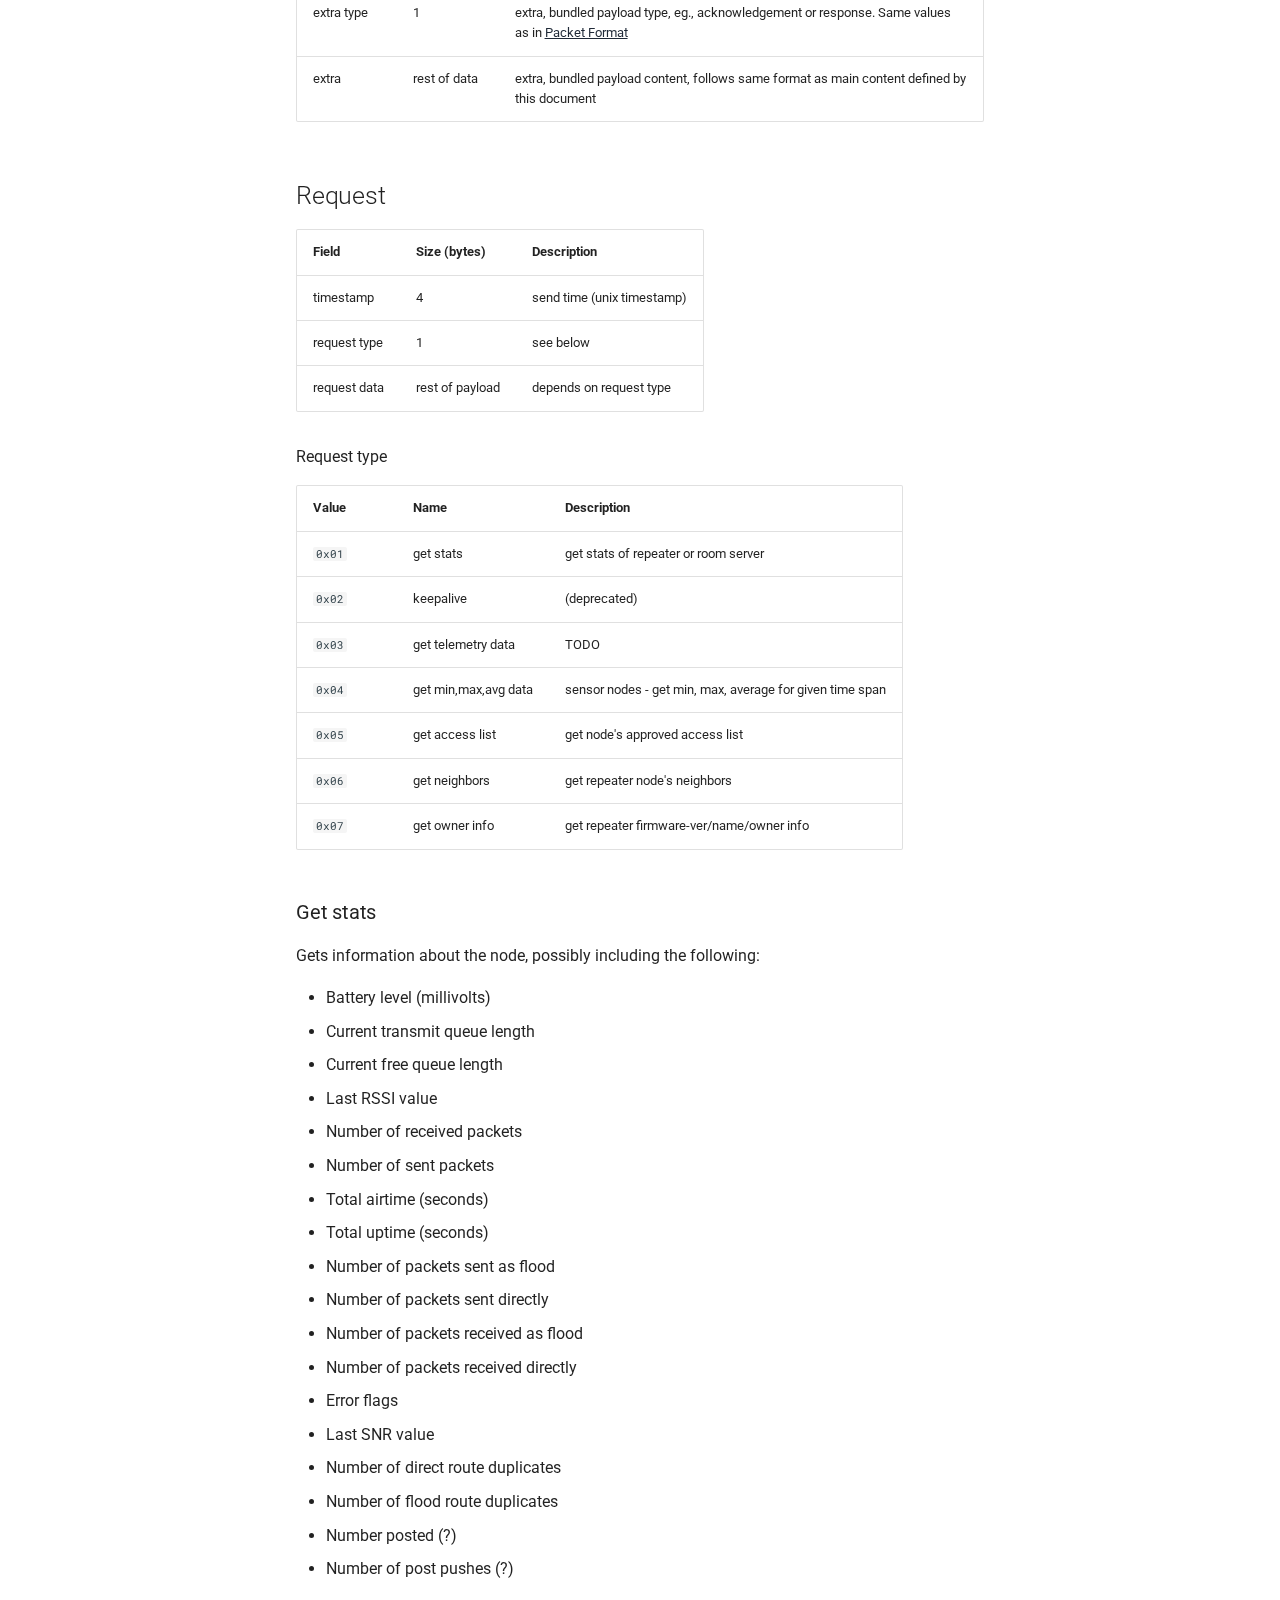
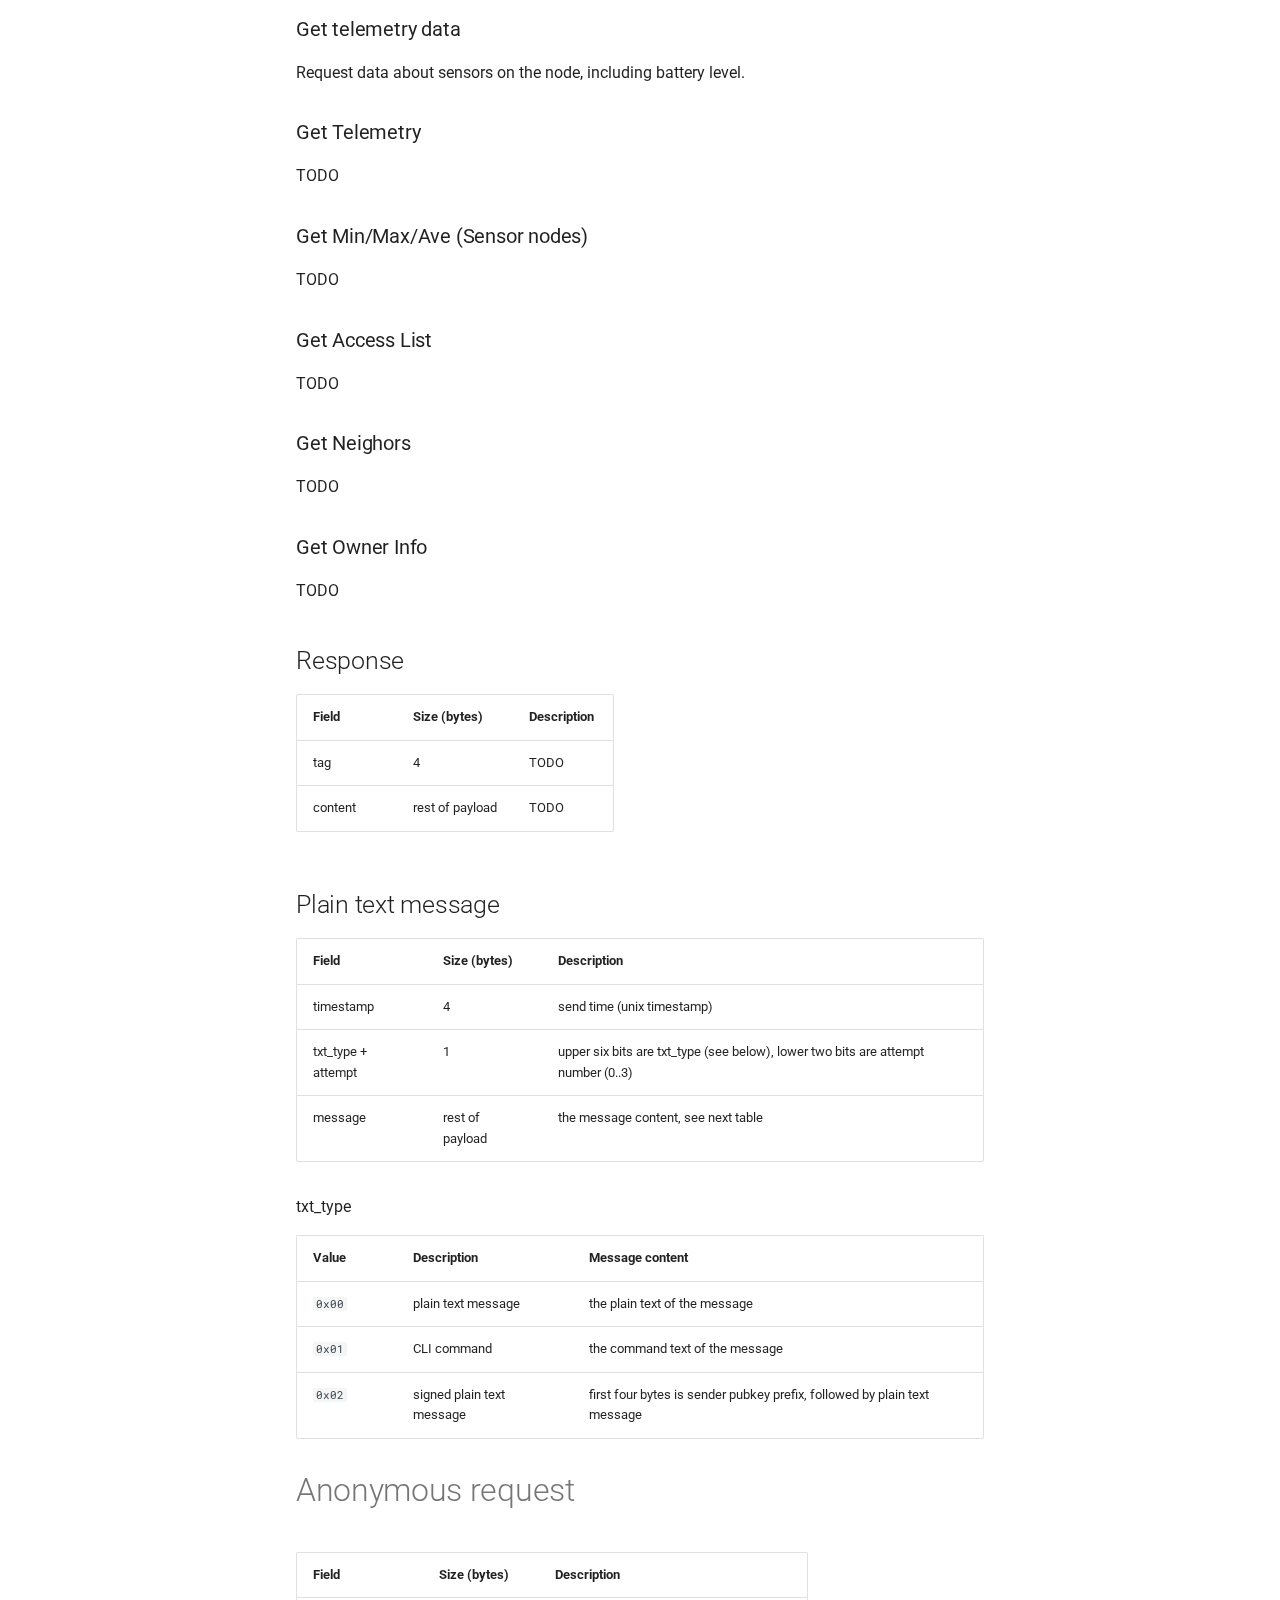
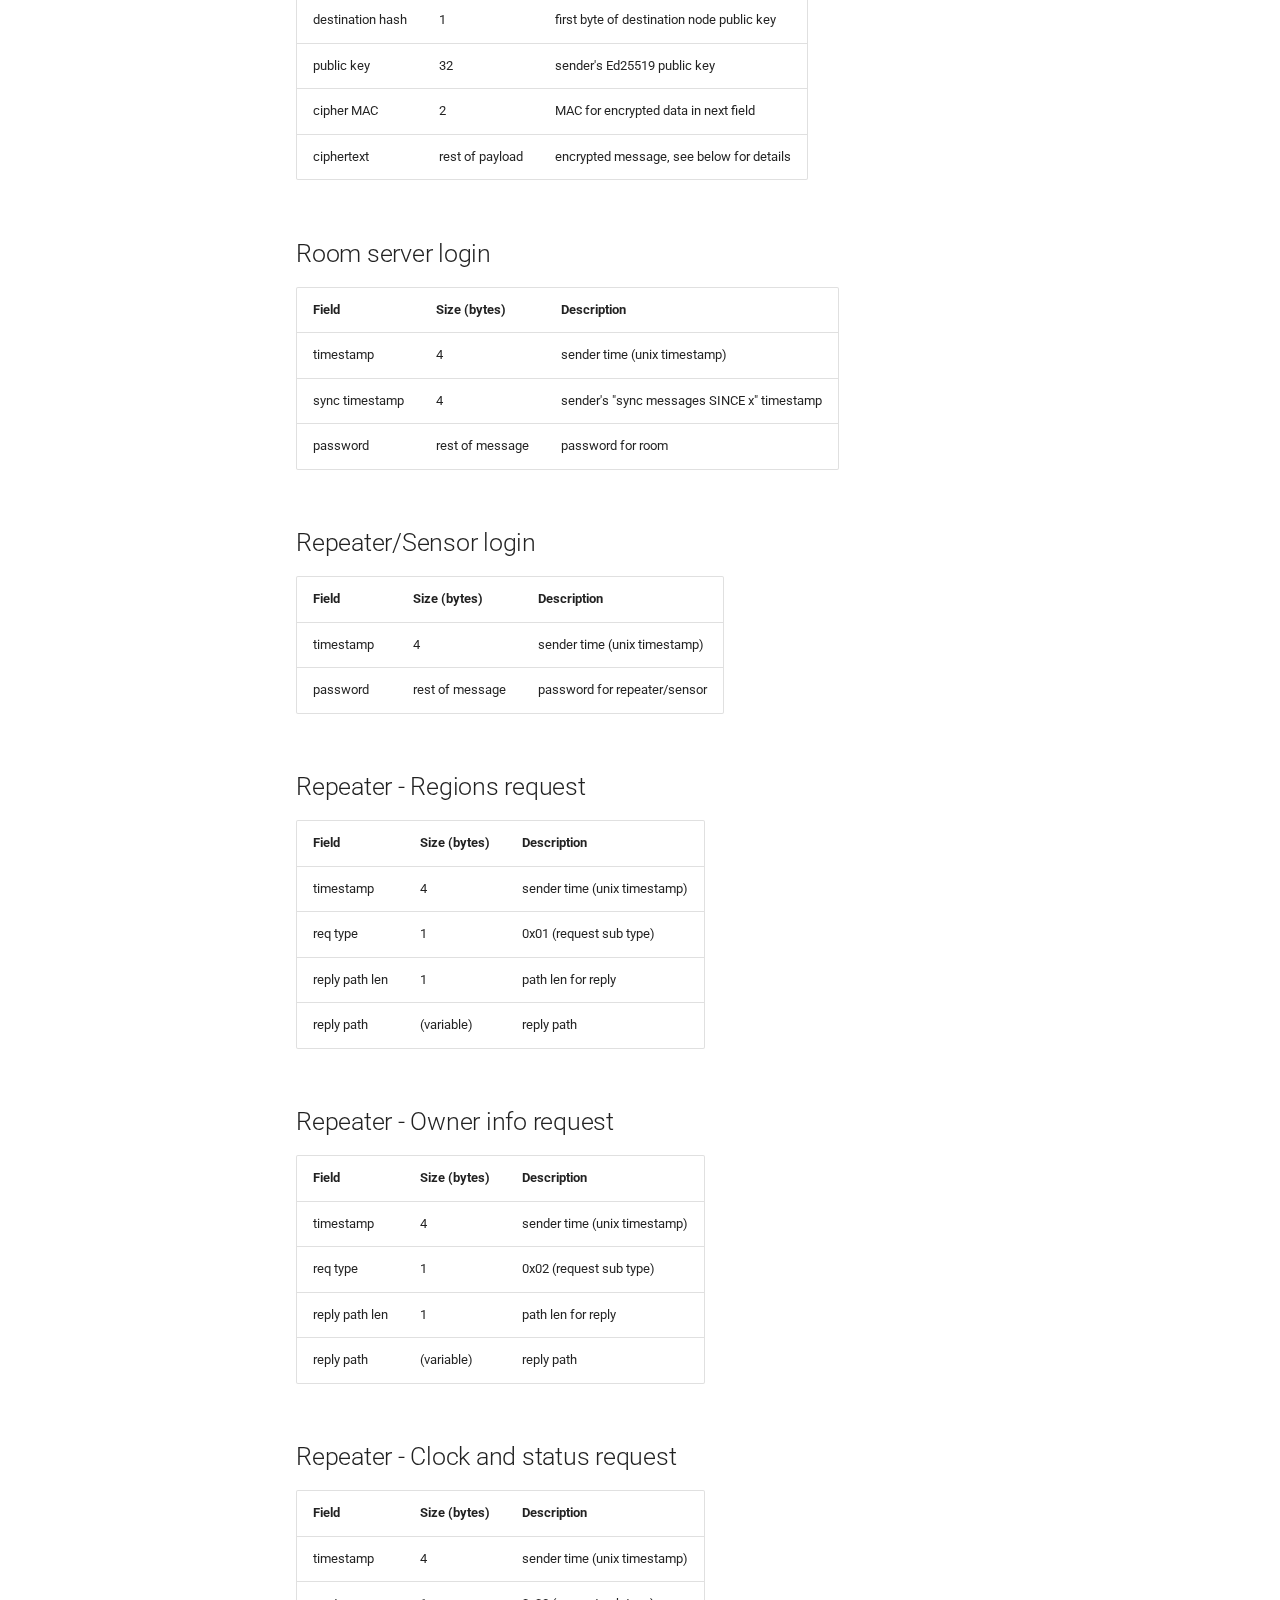
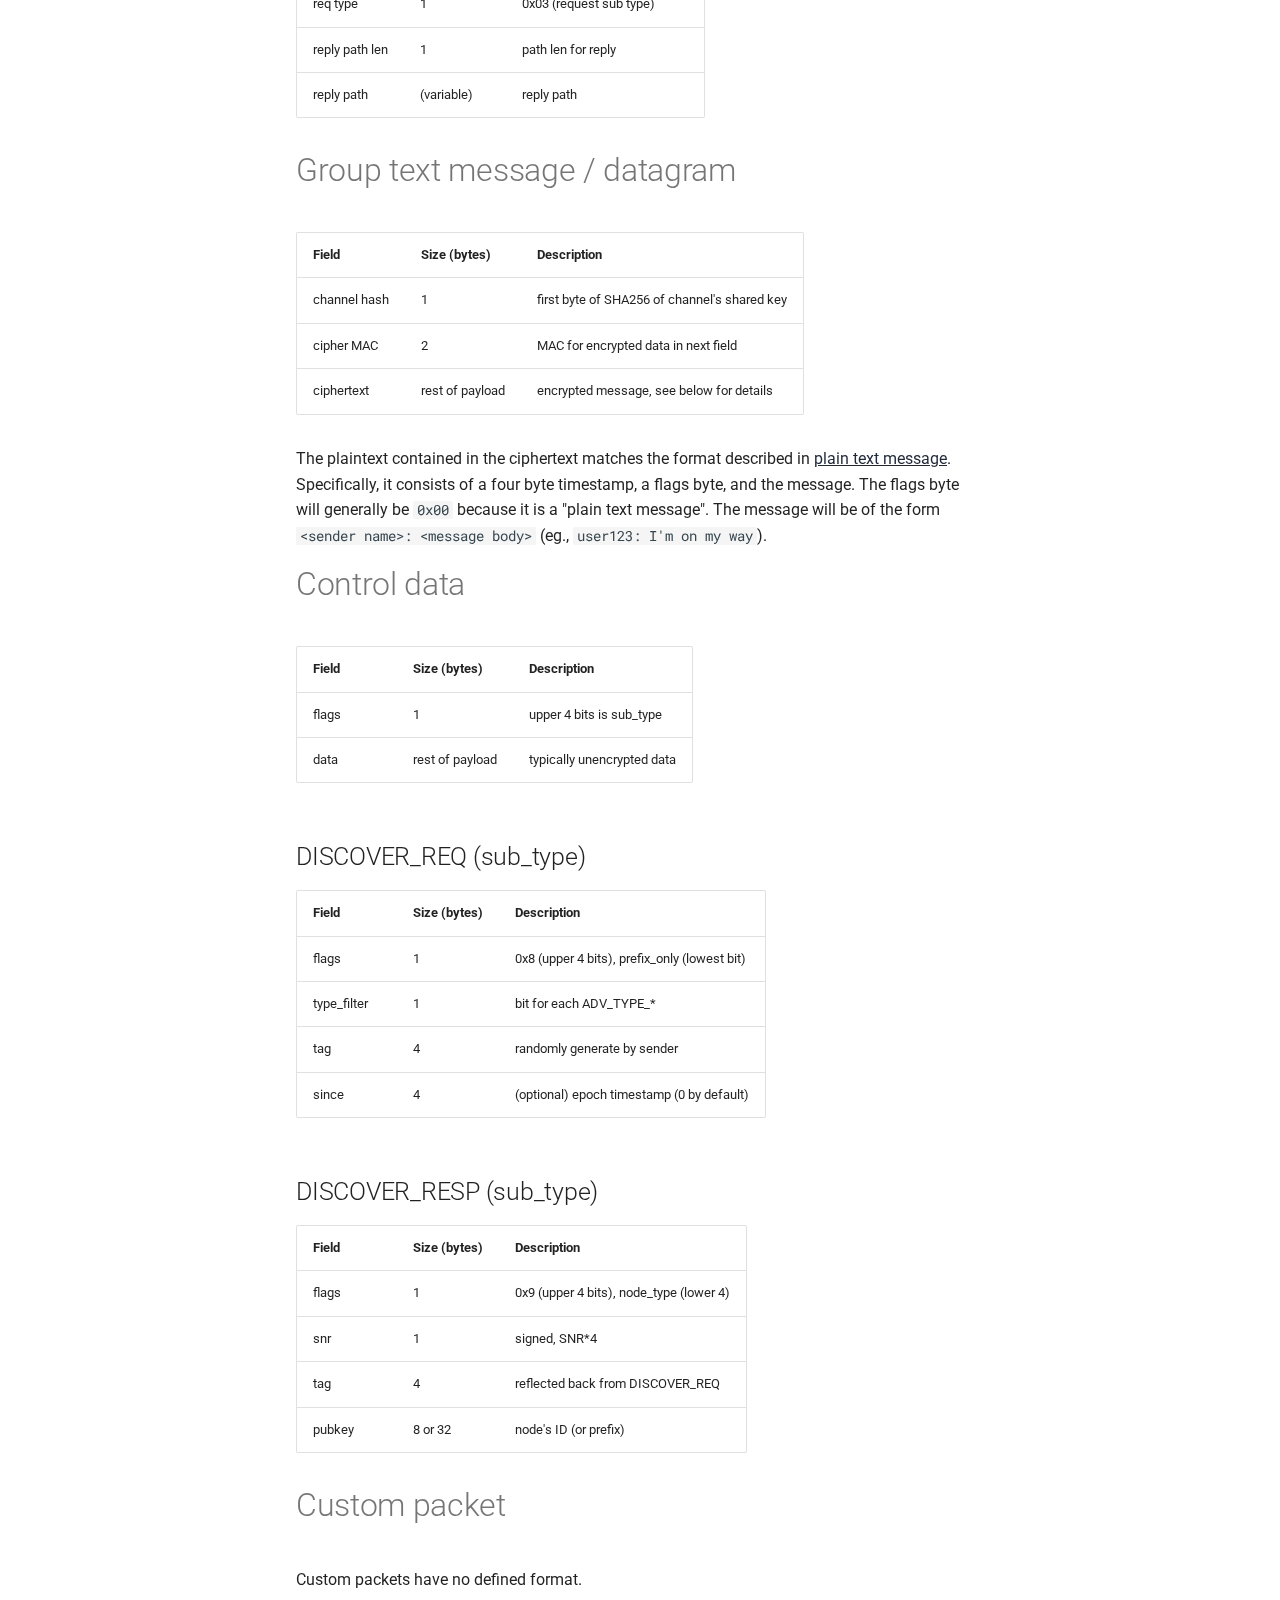
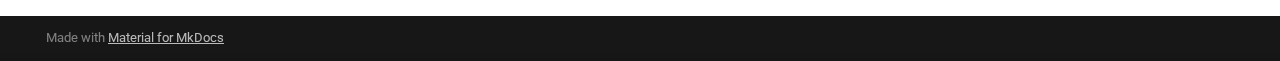
<file: payloads/index.html>
<!doctype html>
<html lang="en" class="no-js">
  <head>
    
      <meta charset="utf-8">
      <meta name="viewport" content="width=device-width,initial-scale=1">
      
        <meta name="description" content="Documentation for the open source MeshCore firmware">
      
      
      
        <link rel="canonical" href="https://meshcore-dev.github.io/meshcore/payloads/">
      
      
        <link rel="prev" href="../packet_format/">
      
      
        <link rel="next" href="../qr_codes/">
      
      
        
      
      
      <link rel="icon" href="../assets/images/favicon.png">
      <meta name="generator" content="mkdocs-1.6.1, mkdocs-material-9.7.2">
    
    
      
        <title>Payload Format - MeshCore Docs</title>
      
    
    
      <link rel="stylesheet" href="../assets/stylesheets/main.484c7ddc.min.css">
      
      


    
    
      
    
    
      
        
        
        <link rel="preconnect" href="https://fonts.gstatic.com" crossorigin>
        <link rel="stylesheet" href="https://fonts.googleapis.com/css?family=Roboto:300,300i,400,400i,700,700i%7CRoboto+Mono:400,400i,700,700i&display=fallback">
        <style>:root{--md-text-font:"Roboto";--md-code-font:"Roboto Mono"}</style>
      
    
    
      <link rel="stylesheet" href="../_stylesheets/extra.css">
    
    <script>__md_scope=new URL("..",location),__md_hash=e=>[...e].reduce(((e,_)=>(e<<5)-e+_.charCodeAt(0)),0),__md_get=(e,_=localStorage,t=__md_scope)=>JSON.parse(_.getItem(t.pathname+"."+e)),__md_set=(e,_,t=localStorage,a=__md_scope)=>{try{t.setItem(a.pathname+"."+e,JSON.stringify(_))}catch(e){}}</script>
    
      

    
    
  </head>
  
  
    <body dir="ltr">
  
    
    <input class="md-toggle" data-md-toggle="drawer" type="checkbox" id="__drawer" autocomplete="off">
    <input class="md-toggle" data-md-toggle="search" type="checkbox" id="__search" autocomplete="off">
    <label class="md-overlay" for="__drawer"></label>
    <div data-md-component="skip">
      
        
        <a href="#payload-format" class="md-skip">
          Skip to content
        </a>
      
    </div>
    <div data-md-component="announce">
      
    </div>
    
    
      

  

<header class="md-header md-header--shadow" data-md-component="header">
  <nav class="md-header__inner md-grid" aria-label="Header">
    <a href=".." title="MeshCore Docs" class="md-header__button md-logo" aria-label="MeshCore Docs" data-md-component="logo">
      
  <img src="../_assets/meshcore_tm.svg" alt="logo">

    </a>
    <label class="md-header__button md-icon" for="__drawer">
      
      <svg xmlns="http://www.w3.org/2000/svg" viewBox="0 0 24 24"><path d="M3 6h18v2H3zm0 5h18v2H3zm0 5h18v2H3z"/></svg>
    </label>
    <div class="md-header__title" data-md-component="header-title">
      <div class="md-header__ellipsis">
        <div class="md-header__topic">
          <span class="md-ellipsis">
            MeshCore Docs
          </span>
        </div>
        <div class="md-header__topic" data-md-component="header-topic">
          <span class="md-ellipsis">
            
              Payload Format
            
          </span>
        </div>
      </div>
    </div>
    
    
      <script>var palette=__md_get("__palette");if(palette&&palette.color){if("(prefers-color-scheme)"===palette.color.media){var media=matchMedia("(prefers-color-scheme: light)"),input=document.querySelector(media.matches?"[data-md-color-media='(prefers-color-scheme: light)']":"[data-md-color-media='(prefers-color-scheme: dark)']");palette.color.media=input.getAttribute("data-md-color-media"),palette.color.scheme=input.getAttribute("data-md-color-scheme"),palette.color.primary=input.getAttribute("data-md-color-primary"),palette.color.accent=input.getAttribute("data-md-color-accent")}for(var[key,value]of Object.entries(palette.color))document.body.setAttribute("data-md-color-"+key,value)}</script>
    
    
    
      
      
        <label class="md-header__button md-icon" for="__search">
          
          <svg xmlns="http://www.w3.org/2000/svg" viewBox="0 0 24 24"><path d="M9.5 3A6.5 6.5 0 0 1 16 9.5c0 1.61-.59 3.09-1.56 4.23l.27.27h.79l5 5-1.5 1.5-5-5v-.79l-.27-.27A6.52 6.52 0 0 1 9.5 16 6.5 6.5 0 0 1 3 9.5 6.5 6.5 0 0 1 9.5 3m0 2C7 5 5 7 5 9.5S7 14 9.5 14 14 12 14 9.5 12 5 9.5 5"/></svg>
        </label>
        <div class="md-search" data-md-component="search" role="dialog">
  <label class="md-search__overlay" for="__search"></label>
  <div class="md-search__inner" role="search">
    <form class="md-search__form" name="search">
      <input type="text" class="md-search__input" name="query" aria-label="Search" placeholder="Search" autocapitalize="off" autocorrect="off" autocomplete="off" spellcheck="false" data-md-component="search-query" required>
      <label class="md-search__icon md-icon" for="__search">
        
        <svg xmlns="http://www.w3.org/2000/svg" viewBox="0 0 24 24"><path d="M9.5 3A6.5 6.5 0 0 1 16 9.5c0 1.61-.59 3.09-1.56 4.23l.27.27h.79l5 5-1.5 1.5-5-5v-.79l-.27-.27A6.52 6.52 0 0 1 9.5 16 6.5 6.5 0 0 1 3 9.5 6.5 6.5 0 0 1 9.5 3m0 2C7 5 5 7 5 9.5S7 14 9.5 14 14 12 14 9.5 12 5 9.5 5"/></svg>
        
        <svg xmlns="http://www.w3.org/2000/svg" viewBox="0 0 24 24"><path d="M20 11v2H8l5.5 5.5-1.42 1.42L4.16 12l7.92-7.92L13.5 5.5 8 11z"/></svg>
      </label>
      <nav class="md-search__options" aria-label="Search">
        
        <button type="reset" class="md-search__icon md-icon" title="Clear" aria-label="Clear" tabindex="-1">
          
          <svg xmlns="http://www.w3.org/2000/svg" viewBox="0 0 24 24"><path d="M19 6.41 17.59 5 12 10.59 6.41 5 5 6.41 10.59 12 5 17.59 6.41 19 12 13.41 17.59 19 19 17.59 13.41 12z"/></svg>
        </button>
      </nav>
      
        <div class="md-search__suggest" data-md-component="search-suggest"></div>
      
    </form>
    <div class="md-search__output">
      <div class="md-search__scrollwrap" tabindex="0" data-md-scrollfix>
        <div class="md-search-result" data-md-component="search-result">
          <div class="md-search-result__meta">
            Initializing search
          </div>
          <ol class="md-search-result__list" role="presentation"></ol>
        </div>
      </div>
    </div>
  </div>
</div>
      
    
    
      <div class="md-header__source">
        <a href="https://github.com/meshcore-dev/meshcore/" title="Go to repository" class="md-source" data-md-component="source">
  <div class="md-source__icon md-icon">
    
    <svg xmlns="http://www.w3.org/2000/svg" viewBox="0 0 448 512"><!--! Font Awesome Free 7.1.0 by @fontawesome - https://fontawesome.com License - https://fontawesome.com/license/free (Icons: CC BY 4.0, Fonts: SIL OFL 1.1, Code: MIT License) Copyright 2025 Fonticons, Inc.--><path d="M439.6 236.1 244 40.5c-5.4-5.5-12.8-8.5-20.4-8.5s-15 3-20.4 8.4L162.5 81l51.5 51.5c27.1-9.1 52.7 16.8 43.4 43.7l49.7 49.7c34.2-11.8 61.2 31 35.5 56.7-26.5 26.5-70.2-2.9-56-37.3L240.3 199v121.9c25.3 12.5 22.3 41.8 9.1 55-6.4 6.4-15.2 10.1-24.3 10.1s-17.8-3.6-24.3-10.1c-17.6-17.6-11.1-46.9 11.2-56v-123c-20.8-8.5-24.6-30.7-18.6-45L142.6 101 8.5 235.1C3 240.6 0 247.9 0 255.5s3 15 8.5 20.4l195.6 195.7c5.4 5.4 12.7 8.4 20.4 8.4s15-3 20.4-8.4l194.7-194.7c5.4-5.4 8.4-12.8 8.4-20.4s-3-15-8.4-20.4"/></svg>
  </div>
  <div class="md-source__repository">
    meshcore-dev/meshcore
  </div>
</a>
      </div>
    
  </nav>
  
</header>
    
    <div class="md-container" data-md-component="container">
      
      
        
          
        
      
      <main class="md-main" data-md-component="main">
        <div class="md-main__inner md-grid">
          
            
              
              <div class="md-sidebar md-sidebar--primary" data-md-component="sidebar" data-md-type="navigation" >
                <div class="md-sidebar__scrollwrap">
                  <div class="md-sidebar__inner">
                    



<nav class="md-nav md-nav--primary" aria-label="Navigation" data-md-level="0">
  <label class="md-nav__title" for="__drawer">
    <a href=".." title="MeshCore Docs" class="md-nav__button md-logo" aria-label="MeshCore Docs" data-md-component="logo">
      
  <img src="../_assets/meshcore_tm.svg" alt="logo">

    </a>
    MeshCore Docs
  </label>
  
    <div class="md-nav__source">
      <a href="https://github.com/meshcore-dev/meshcore/" title="Go to repository" class="md-source" data-md-component="source">
  <div class="md-source__icon md-icon">
    
    <svg xmlns="http://www.w3.org/2000/svg" viewBox="0 0 448 512"><!--! Font Awesome Free 7.1.0 by @fontawesome - https://fontawesome.com License - https://fontawesome.com/license/free (Icons: CC BY 4.0, Fonts: SIL OFL 1.1, Code: MIT License) Copyright 2025 Fonticons, Inc.--><path d="M439.6 236.1 244 40.5c-5.4-5.5-12.8-8.5-20.4-8.5s-15 3-20.4 8.4L162.5 81l51.5 51.5c27.1-9.1 52.7 16.8 43.4 43.7l49.7 49.7c34.2-11.8 61.2 31 35.5 56.7-26.5 26.5-70.2-2.9-56-37.3L240.3 199v121.9c25.3 12.5 22.3 41.8 9.1 55-6.4 6.4-15.2 10.1-24.3 10.1s-17.8-3.6-24.3-10.1c-17.6-17.6-11.1-46.9 11.2-56v-123c-20.8-8.5-24.6-30.7-18.6-45L142.6 101 8.5 235.1C3 240.6 0 247.9 0 255.5s3 15 8.5 20.4l195.6 195.7c5.4 5.4 12.7 8.4 20.4 8.4s15-3 20.4-8.4l194.7-194.7c5.4-5.4 8.4-12.8 8.4-20.4s-3-15-8.4-20.4"/></svg>
  </div>
  <div class="md-source__repository">
    meshcore-dev/meshcore
  </div>
</a>
    </div>
  
  <ul class="md-nav__list" data-md-scrollfix>
    
      
      
  
  
  
  
    <li class="md-nav__item">
      <a href=".." class="md-nav__link">
        
  
  
  <span class="md-ellipsis">
    
  
    Introduction
  

    
  </span>
  
  

      </a>
    </li>
  

    
      
      
  
  
  
  
    <li class="md-nav__item">
      <a href="../cli_commands/" class="md-nav__link">
        
  
  
  <span class="md-ellipsis">
    
  
    CLI Commands
  

    
  </span>
  
  

      </a>
    </li>
  

    
      
      
  
  
  
  
    <li class="md-nav__item">
      <a href="../companion_protocol/" class="md-nav__link">
        
  
  
  <span class="md-ellipsis">
    
  
    Companion Protocol
  

    
  </span>
  
  

      </a>
    </li>
  

    
      
      
  
  
  
  
    <li class="md-nav__item">
      <a href="../docs/" class="md-nav__link">
        
  
  
  <span class="md-ellipsis">
    
  
    Local Documentation
  

    
  </span>
  
  

      </a>
    </li>
  

    
      
      
  
  
  
  
    <li class="md-nav__item">
      <a href="../faq/" class="md-nav__link">
        
  
  
  <span class="md-ellipsis">
    
  
    Frequently Asked Questions
  

    
  </span>
  
  

      </a>
    </li>
  

    
      
      
  
  
  
  
    <li class="md-nav__item">
      <a href="../kiss_modem_protocol/" class="md-nav__link">
        
  
  
  <span class="md-ellipsis">
    
  
    MeshCore KISS Modem Protocol
  

    
  </span>
  
  

      </a>
    </li>
  

    
      
      
  
  
  
  
    <li class="md-nav__item">
      <a href="../nrf52_power_management/" class="md-nav__link">
        
  
  
  <span class="md-ellipsis">
    
  
    nRF52 Power Management
  

    
  </span>
  
  

      </a>
    </li>
  

    
      
      
  
  
  
  
    <li class="md-nav__item">
      <a href="../packet_format/" class="md-nav__link">
        
  
  
  <span class="md-ellipsis">
    
  
    Packet Format
  

    
  </span>
  
  

      </a>
    </li>
  

    
      
      
  
  
    
  
  
  
    <li class="md-nav__item md-nav__item--active">
      
      <input class="md-nav__toggle md-toggle" type="checkbox" id="__toc">
      
      
        
      
      
        <label class="md-nav__link md-nav__link--active" for="__toc">
          
  
  
  <span class="md-ellipsis">
    
  
    Payload Format
  

    
  </span>
  
  

          <span class="md-nav__icon md-icon"></span>
        </label>
      
      <a href="./" class="md-nav__link md-nav__link--active">
        
  
  
  <span class="md-ellipsis">
    
  
    Payload Format
  

    
  </span>
  
  

      </a>
      
        

<nav class="md-nav md-nav--secondary" aria-label="Table of contents">
  
  
  
    
  
  
    <label class="md-nav__title" for="__toc">
      <span class="md-nav__icon md-icon"></span>
      Table of contents
    </label>
    <ul class="md-nav__list" data-md-component="toc" data-md-scrollfix>
      
        <li class="md-nav__item">
  <a href="#important-concepts" class="md-nav__link">
    <span class="md-ellipsis">
      
        Important concepts:
      
    </span>
  </a>
  
</li>
      
    </ul>
  
</nav>
      
    </li>
  

    
      
      
  
  
  
  
    <li class="md-nav__item">
      <a href="../qr_codes/" class="md-nav__link">
        
  
  
  <span class="md-ellipsis">
    
  
    QR Codes
  

    
  </span>
  
  

      </a>
    </li>
  

    
      
      
  
  
  
  
    <li class="md-nav__item">
      <a href="../stats_binary_frames/" class="md-nav__link">
        
  
  
  <span class="md-ellipsis">
    
  
    Stats Binary Frame Structures
  

    
  </span>
  
  

      </a>
    </li>
  

    
      
      
  
  
  
  
    <li class="md-nav__item">
      <a href="../terminal_chat_cli/" class="md-nav__link">
        
  
  
  <span class="md-ellipsis">
    
  
    Terminal Chat CLI
  

    
  </span>
  
  

      </a>
    </li>
  

    
  </ul>
</nav>
                  </div>
                </div>
              </div>
            
            
              
              <div class="md-sidebar md-sidebar--secondary" data-md-component="sidebar" data-md-type="toc" >
                <div class="md-sidebar__scrollwrap">
                  <div class="md-sidebar__inner">
                    

<nav class="md-nav md-nav--secondary" aria-label="Table of contents">
  
  
  
    
  
  
    <label class="md-nav__title" for="__toc">
      <span class="md-nav__icon md-icon"></span>
      Table of contents
    </label>
    <ul class="md-nav__list" data-md-component="toc" data-md-scrollfix>
      
        <li class="md-nav__item">
  <a href="#important-concepts" class="md-nav__link">
    <span class="md-ellipsis">
      
        Important concepts:
      
    </span>
  </a>
  
</li>
      
    </ul>
  
</nav>
                  </div>
                </div>
              </div>
            
          
          
            <div class="md-content" data-md-component="content">
              
              <article class="md-content__inner md-typeset">
                
                  


  
    <a href="https://github.com/meshcore-dev/meshcore/edit/main/docs/payloads.md" title="Edit this page" class="md-content__button md-icon" rel="edit">
      
      <svg xmlns="http://www.w3.org/2000/svg" viewBox="0 0 24 24"><path d="M10 20H6V4h7v5h5v3.1l2-2V8l-6-6H6c-1.1 0-2 .9-2 2v16c0 1.1.9 2 2 2h4zm10.2-7c.1 0 .3.1.4.2l1.3 1.3c.2.2.2.6 0 .8l-1 1-2.1-2.1 1-1c.1-.1.2-.2.4-.2m0 3.9L14.1 23H12v-2.1l6.1-6.1z"/></svg>
    </a>
  
  


<h1 id="payload-format">Payload Format</h1>
<p>Inside each <a href="../packet_format/">MeshCore Packet</a> is a payload, identified by the payload type in the packet header. The types of payloads are:</p>
<ul>
<li>Node advertisement.</li>
<li>Acknowledgment.</li>
<li>Returned path.</li>
<li>Request (destination/source hashes + MAC).</li>
<li>Response to REQ or ANON_REQ.</li>
<li>Plain text message.</li>
<li>Anonymous request.</li>
<li>Group text message (unverified).</li>
<li>Group datagram (unverified).</li>
<li>Multi-part packet</li>
<li>Control data packet</li>
<li>Custom packet (raw bytes, custom encryption).</li>
</ul>
<p>This document defines the structure of each of these payload types.</p>
<p>NOTE: all 16 and 32-bit integer fields are Little Endian.</p>
<h2 id="important-concepts">Important concepts:</h2>
<ul>
<li>Node hash: the first byte of the node's public key</li>
</ul>
<h1 id="node-advertisement">Node advertisement</h1>
<p>This kind of payload notifies receivers that a node exists, and gives information about the node</p>
<table>
<thead>
<tr>
<th>Field</th>
<th>Size (bytes)</th>
<th>Description</th>
</tr>
</thead>
<tbody>
<tr>
<td>public key</td>
<td>32</td>
<td>Ed25519 public key of the node</td>
</tr>
<tr>
<td>timestamp</td>
<td>4</td>
<td>unix timestamp of advertisement</td>
</tr>
<tr>
<td>signature</td>
<td>64</td>
<td>Ed25519 signature of public key, timestamp, and app data</td>
</tr>
<tr>
<td>appdata</td>
<td>rest of payload</td>
<td>optional, see below</td>
</tr>
</tbody>
</table>
<p>Appdata</p>
<table>
<thead>
<tr>
<th>Field</th>
<th>Size (bytes)</th>
<th>Description</th>
</tr>
</thead>
<tbody>
<tr>
<td>flags</td>
<td>1</td>
<td>specifies which of the fields are present, see below</td>
</tr>
<tr>
<td>latitude</td>
<td>4 (optional)</td>
<td>decimal latitude multiplied by 1000000, integer</td>
</tr>
<tr>
<td>longitude</td>
<td>4 (optional)</td>
<td>decimal longitude multiplied by 1000000, integer</td>
</tr>
<tr>
<td>feature 1</td>
<td>2  (optional)</td>
<td>reserved for future use</td>
</tr>
<tr>
<td>feature 2</td>
<td>2  (optional)</td>
<td>reserved for future use</td>
</tr>
<tr>
<td>name</td>
<td>rest of appdata</td>
<td>name of the node</td>
</tr>
</tbody>
</table>
<p>Appdata Flags</p>
<table>
<thead>
<tr>
<th>Value</th>
<th>Name</th>
<th>Description</th>
</tr>
</thead>
<tbody>
<tr>
<td><code>0x01</code></td>
<td>is chat node</td>
<td>advert is for a chat node</td>
</tr>
<tr>
<td><code>0x02</code></td>
<td>is repeater</td>
<td>advert is for a repeater</td>
</tr>
<tr>
<td><code>0x03</code></td>
<td>is room server</td>
<td>advert is for a room server</td>
</tr>
<tr>
<td><code>0x04</code></td>
<td>is sensor</td>
<td>advert is for a sensor server</td>
</tr>
<tr>
<td><code>0x10</code></td>
<td>has location</td>
<td>appdata contains lat/long information</td>
</tr>
<tr>
<td><code>0x20</code></td>
<td>has feature 1</td>
<td>Reserved for future use.</td>
</tr>
<tr>
<td><code>0x40</code></td>
<td>has feature 2</td>
<td>Reserved for future use.</td>
</tr>
<tr>
<td><code>0x80</code></td>
<td>has name</td>
<td>appdata contains a node name</td>
</tr>
</tbody>
</table>
<h1 id="acknowledgement">Acknowledgement</h1>
<p>An acknowledgement that a message was received. Note that for returned path messages, an acknowledgement can be sent in the "extra" payload (see <a href="#returned-path">Returned Path</a>) instead of as a separate ackowledgement packet. CLI commands do not cause acknowledgement responses, neither discrete nor extra.</p>
<table>
<thead>
<tr>
<th>Field</th>
<th>Size (bytes)</th>
<th>Description</th>
</tr>
</thead>
<tbody>
<tr>
<td>checksum</td>
<td>4</td>
<td>CRC checksum of message timestamp, text, and sender pubkey</td>
</tr>
</tbody>
</table>
<h1 id="returned-path-request-response-and-plain-text-message">Returned path, request, response, and plain text message</h1>
<p>Returned path, request, response, and plain text messages are all formatted in the same way. See the subsection for more details about the ciphertext's associated plaintext representation.</p>
<table>
<thead>
<tr>
<th>Field</th>
<th>Size (bytes)</th>
<th>Description</th>
</tr>
</thead>
<tbody>
<tr>
<td>destination hash</td>
<td>1</td>
<td>first byte of destination node public key</td>
</tr>
<tr>
<td>source hash</td>
<td>1</td>
<td>first byte of source node public key</td>
</tr>
<tr>
<td>cipher MAC</td>
<td>2</td>
<td>MAC for encrypted data in next field</td>
</tr>
<tr>
<td>ciphertext</td>
<td>rest of payload</td>
<td>encrypted message, see subsections below for details</td>
</tr>
</tbody>
</table>
<h2 id="returned-path">Returned path</h2>
<p>Returned path messages provide a description of the route a packet took from the original author. Receivers will send returned path messages to the author of the original message.</p>
<table>
<thead>
<tr>
<th>Field</th>
<th>Size (bytes)</th>
<th>Description</th>
</tr>
</thead>
<tbody>
<tr>
<td>path length</td>
<td>1</td>
<td>length of next field</td>
</tr>
<tr>
<td>path</td>
<td>see above</td>
<td>a list of node hashes (one byte each)</td>
</tr>
<tr>
<td>extra type</td>
<td>1</td>
<td>extra, bundled payload type, eg., acknowledgement or response. Same values as in <a href="../packet_format/">Packet Format</a></td>
</tr>
<tr>
<td>extra</td>
<td>rest of data</td>
<td>extra, bundled payload content, follows same format as main content defined by this document</td>
</tr>
</tbody>
</table>
<h2 id="request">Request</h2>
<table>
<thead>
<tr>
<th>Field</th>
<th>Size (bytes)</th>
<th>Description</th>
</tr>
</thead>
<tbody>
<tr>
<td>timestamp</td>
<td>4</td>
<td>send time (unix timestamp)</td>
</tr>
<tr>
<td>request type</td>
<td>1</td>
<td>see below</td>
</tr>
<tr>
<td>request data</td>
<td>rest of payload</td>
<td>depends on request type</td>
</tr>
</tbody>
</table>
<p>Request type</p>
<table>
<thead>
<tr>
<th>Value</th>
<th>Name</th>
<th>Description</th>
</tr>
</thead>
<tbody>
<tr>
<td><code>0x01</code></td>
<td>get stats</td>
<td>get stats of repeater or room server</td>
</tr>
<tr>
<td><code>0x02</code></td>
<td>keepalive</td>
<td>(deprecated)</td>
</tr>
<tr>
<td><code>0x03</code></td>
<td>get telemetry data</td>
<td>TODO</td>
</tr>
<tr>
<td><code>0x04</code></td>
<td>get min,max,avg data</td>
<td>sensor nodes - get min, max, average for given time span</td>
</tr>
<tr>
<td><code>0x05</code></td>
<td>get access list</td>
<td>get node's approved access list</td>
</tr>
<tr>
<td><code>0x06</code></td>
<td>get neighbors</td>
<td>get repeater node's neighbors</td>
</tr>
<tr>
<td><code>0x07</code></td>
<td>get owner info</td>
<td>get repeater firmware-ver/name/owner info</td>
</tr>
</tbody>
</table>
<h3 id="get-stats">Get stats</h3>
<p>Gets information about the node, possibly including the following:</p>
<ul>
<li>Battery level (millivolts)</li>
<li>Current transmit queue length</li>
<li>Current free queue length</li>
<li>Last RSSI value</li>
<li>Number of received packets</li>
<li>Number of sent packets</li>
<li>Total airtime (seconds)</li>
<li>Total uptime (seconds)</li>
<li>Number of packets sent as flood</li>
<li>Number of packets sent directly</li>
<li>Number of packets received as flood</li>
<li>Number of packets received directly</li>
<li>Error flags</li>
<li>Last SNR value</li>
<li>Number of direct route duplicates</li>
<li>Number of flood route duplicates</li>
<li>Number posted (?)</li>
<li>Number of post pushes (?)</li>
</ul>
<h3 id="get-telemetry-data">Get telemetry data</h3>
<p>Request data about sensors on the node, including battery level.</p>
<h3 id="get-telemetry">Get Telemetry</h3>
<p>TODO</p>
<h3 id="get-minmaxave-sensor-nodes">Get Min/Max/Ave  (Sensor nodes)</h3>
<p>TODO</p>
<h3 id="get-access-list">Get Access List</h3>
<p>TODO</p>
<h3 id="get-neighors">Get Neighors</h3>
<p>TODO</p>
<h3 id="get-owner-info">Get Owner Info</h3>
<p>TODO</p>
<h2 id="response">Response</h2>
<table>
<thead>
<tr>
<th>Field</th>
<th>Size (bytes)</th>
<th>Description</th>
</tr>
</thead>
<tbody>
<tr>
<td>tag</td>
<td>4</td>
<td>TODO</td>
</tr>
<tr>
<td>content</td>
<td>rest of payload</td>
<td>TODO</td>
</tr>
</tbody>
</table>
<h2 id="plain-text-message">Plain text message</h2>
<table>
<thead>
<tr>
<th>Field</th>
<th>Size (bytes)</th>
<th>Description</th>
</tr>
</thead>
<tbody>
<tr>
<td>timestamp</td>
<td>4</td>
<td>send time (unix timestamp)</td>
</tr>
<tr>
<td>txt_type + attempt</td>
<td>1</td>
<td>upper six bits are txt_type (see below), lower two bits are attempt number (0..3)</td>
</tr>
<tr>
<td>message</td>
<td>rest of payload</td>
<td>the message content, see next table</td>
</tr>
</tbody>
</table>
<p>txt_type</p>
<table>
<thead>
<tr>
<th>Value</th>
<th>Description</th>
<th>Message content</th>
</tr>
</thead>
<tbody>
<tr>
<td><code>0x00</code></td>
<td>plain text message</td>
<td>the plain text of the message</td>
</tr>
<tr>
<td><code>0x01</code></td>
<td>CLI command</td>
<td>the command text of the message</td>
</tr>
<tr>
<td><code>0x02</code></td>
<td>signed plain text message</td>
<td>first four bytes is sender pubkey prefix, followed by plain text message</td>
</tr>
</tbody>
</table>
<h1 id="anonymous-request">Anonymous request</h1>
<table>
<thead>
<tr>
<th>Field</th>
<th>Size (bytes)</th>
<th>Description</th>
</tr>
</thead>
<tbody>
<tr>
<td>destination hash</td>
<td>1</td>
<td>first byte of destination node public key</td>
</tr>
<tr>
<td>public key</td>
<td>32</td>
<td>sender's Ed25519 public key</td>
</tr>
<tr>
<td>cipher MAC</td>
<td>2</td>
<td>MAC for encrypted data in next field</td>
</tr>
<tr>
<td>ciphertext</td>
<td>rest of payload</td>
<td>encrypted message, see below for details</td>
</tr>
</tbody>
</table>
<h2 id="room-server-login">Room server login</h2>
<table>
<thead>
<tr>
<th>Field</th>
<th>Size (bytes)</th>
<th>Description</th>
</tr>
</thead>
<tbody>
<tr>
<td>timestamp</td>
<td>4</td>
<td>sender time (unix timestamp)</td>
</tr>
<tr>
<td>sync timestamp</td>
<td>4</td>
<td>sender's "sync messages SINCE x" timestamp</td>
</tr>
<tr>
<td>password</td>
<td>rest of message</td>
<td>password for room</td>
</tr>
</tbody>
</table>
<h2 id="repeatersensor-login">Repeater/Sensor login</h2>
<table>
<thead>
<tr>
<th>Field</th>
<th>Size (bytes)</th>
<th>Description</th>
</tr>
</thead>
<tbody>
<tr>
<td>timestamp</td>
<td>4</td>
<td>sender time (unix timestamp)</td>
</tr>
<tr>
<td>password</td>
<td>rest of message</td>
<td>password for repeater/sensor</td>
</tr>
</tbody>
</table>
<h2 id="repeater-regions-request">Repeater - Regions request</h2>
<table>
<thead>
<tr>
<th>Field</th>
<th>Size (bytes)</th>
<th>Description</th>
</tr>
</thead>
<tbody>
<tr>
<td>timestamp</td>
<td>4</td>
<td>sender time (unix timestamp)</td>
</tr>
<tr>
<td>req type</td>
<td>1</td>
<td>0x01 (request sub type)</td>
</tr>
<tr>
<td>reply path len</td>
<td>1</td>
<td>path len for reply</td>
</tr>
<tr>
<td>reply path</td>
<td>(variable)</td>
<td>reply path</td>
</tr>
</tbody>
</table>
<h2 id="repeater-owner-info-request">Repeater - Owner info request</h2>
<table>
<thead>
<tr>
<th>Field</th>
<th>Size (bytes)</th>
<th>Description</th>
</tr>
</thead>
<tbody>
<tr>
<td>timestamp</td>
<td>4</td>
<td>sender time (unix timestamp)</td>
</tr>
<tr>
<td>req type</td>
<td>1</td>
<td>0x02 (request sub type)</td>
</tr>
<tr>
<td>reply path len</td>
<td>1</td>
<td>path len for reply</td>
</tr>
<tr>
<td>reply path</td>
<td>(variable)</td>
<td>reply path</td>
</tr>
</tbody>
</table>
<h2 id="repeater-clock-and-status-request">Repeater - Clock and status request</h2>
<table>
<thead>
<tr>
<th>Field</th>
<th>Size (bytes)</th>
<th>Description</th>
</tr>
</thead>
<tbody>
<tr>
<td>timestamp</td>
<td>4</td>
<td>sender time (unix timestamp)</td>
</tr>
<tr>
<td>req type</td>
<td>1</td>
<td>0x03 (request sub type)</td>
</tr>
<tr>
<td>reply path len</td>
<td>1</td>
<td>path len for reply</td>
</tr>
<tr>
<td>reply path</td>
<td>(variable)</td>
<td>reply path</td>
</tr>
</tbody>
</table>
<h1 id="group-text-message-datagram">Group text message / datagram</h1>
<table>
<thead>
<tr>
<th>Field</th>
<th>Size (bytes)</th>
<th>Description</th>
</tr>
</thead>
<tbody>
<tr>
<td>channel hash</td>
<td>1</td>
<td>first byte of SHA256 of channel's shared key</td>
</tr>
<tr>
<td>cipher MAC</td>
<td>2</td>
<td>MAC for encrypted data in next field</td>
</tr>
<tr>
<td>ciphertext</td>
<td>rest of payload</td>
<td>encrypted message, see below for details</td>
</tr>
</tbody>
</table>
<p>The plaintext contained in the ciphertext matches the format described in <a href="#plain-text-message">plain text message</a>. Specifically, it consists of a four byte timestamp, a flags byte, and the message. The flags byte will generally be <code>0x00</code> because it is a "plain text message". The message will be of the form <code>&lt;sender name&gt;: &lt;message body&gt;</code> (eg., <code>user123: I'm on my way</code>).</p>
<h1 id="control-data">Control data</h1>
<table>
<thead>
<tr>
<th>Field</th>
<th>Size (bytes)</th>
<th>Description</th>
</tr>
</thead>
<tbody>
<tr>
<td>flags</td>
<td>1</td>
<td>upper 4 bits is sub_type</td>
</tr>
<tr>
<td>data</td>
<td>rest of payload</td>
<td>typically unencrypted data</td>
</tr>
</tbody>
</table>
<h2 id="discover_req-sub_type">DISCOVER_REQ (sub_type)</h2>
<table>
<thead>
<tr>
<th>Field</th>
<th>Size (bytes)</th>
<th>Description</th>
</tr>
</thead>
<tbody>
<tr>
<td>flags</td>
<td>1</td>
<td>0x8 (upper 4 bits), prefix_only (lowest bit)</td>
</tr>
<tr>
<td>type_filter</td>
<td>1</td>
<td>bit for each ADV_TYPE_*</td>
</tr>
<tr>
<td>tag</td>
<td>4</td>
<td>randomly generate by sender</td>
</tr>
<tr>
<td>since</td>
<td>4</td>
<td>(optional) epoch timestamp (0 by default)</td>
</tr>
</tbody>
</table>
<h2 id="discover_resp-sub_type">DISCOVER_RESP (sub_type)</h2>
<table>
<thead>
<tr>
<th>Field</th>
<th>Size (bytes)</th>
<th>Description</th>
</tr>
</thead>
<tbody>
<tr>
<td>flags</td>
<td>1</td>
<td>0x9 (upper 4 bits), node_type (lower 4)</td>
</tr>
<tr>
<td>snr</td>
<td>1</td>
<td>signed, SNR*4</td>
</tr>
<tr>
<td>tag</td>
<td>4</td>
<td>reflected back from DISCOVER_REQ</td>
</tr>
<tr>
<td>pubkey</td>
<td>8 or 32</td>
<td>node's ID (or prefix)</td>
</tr>
</tbody>
</table>
<h1 id="custom-packet">Custom packet</h1>
<p>Custom packets have no defined format.</p>












                
              </article>
            </div>
          
          
<script>var target=document.getElementById(location.hash.slice(1));target&&target.name&&(target.checked=target.name.startsWith("__tabbed_"))</script>
        </div>
        
      </main>
      
        <footer class="md-footer">
  
  <div class="md-footer-meta md-typeset">
    <div class="md-footer-meta__inner md-grid">
      <div class="md-copyright">
  
  
    Made with
    <a href="https://squidfunk.github.io/mkdocs-material/" target="_blank" rel="noopener">
      Material for MkDocs
    </a>
  
</div>
      
    </div>
  </div>
</footer>
      
    </div>
    <div class="md-dialog" data-md-component="dialog">
      <div class="md-dialog__inner md-typeset"></div>
    </div>
    
    
    
      
      
      <script id="__config" type="application/json">{"annotate": null, "base": "..", "features": ["content.action.edit", "content.code.copy", "search.highlight", "search.suggest"], "search": "../assets/javascripts/workers/search.2c215733.min.js", "tags": null, "translations": {"clipboard.copied": "Copied to clipboard", "clipboard.copy": "Copy to clipboard", "search.result.more.one": "1 more on this page", "search.result.more.other": "# more on this page", "search.result.none": "No matching documents", "search.result.one": "1 matching document", "search.result.other": "# matching documents", "search.result.placeholder": "Type to start searching", "search.result.term.missing": "Missing", "select.version": "Select version"}, "version": null}</script>
    
    
      <script src="../assets/javascripts/bundle.79ae519e.min.js"></script>
      
    
  </body>
</html>
</file>
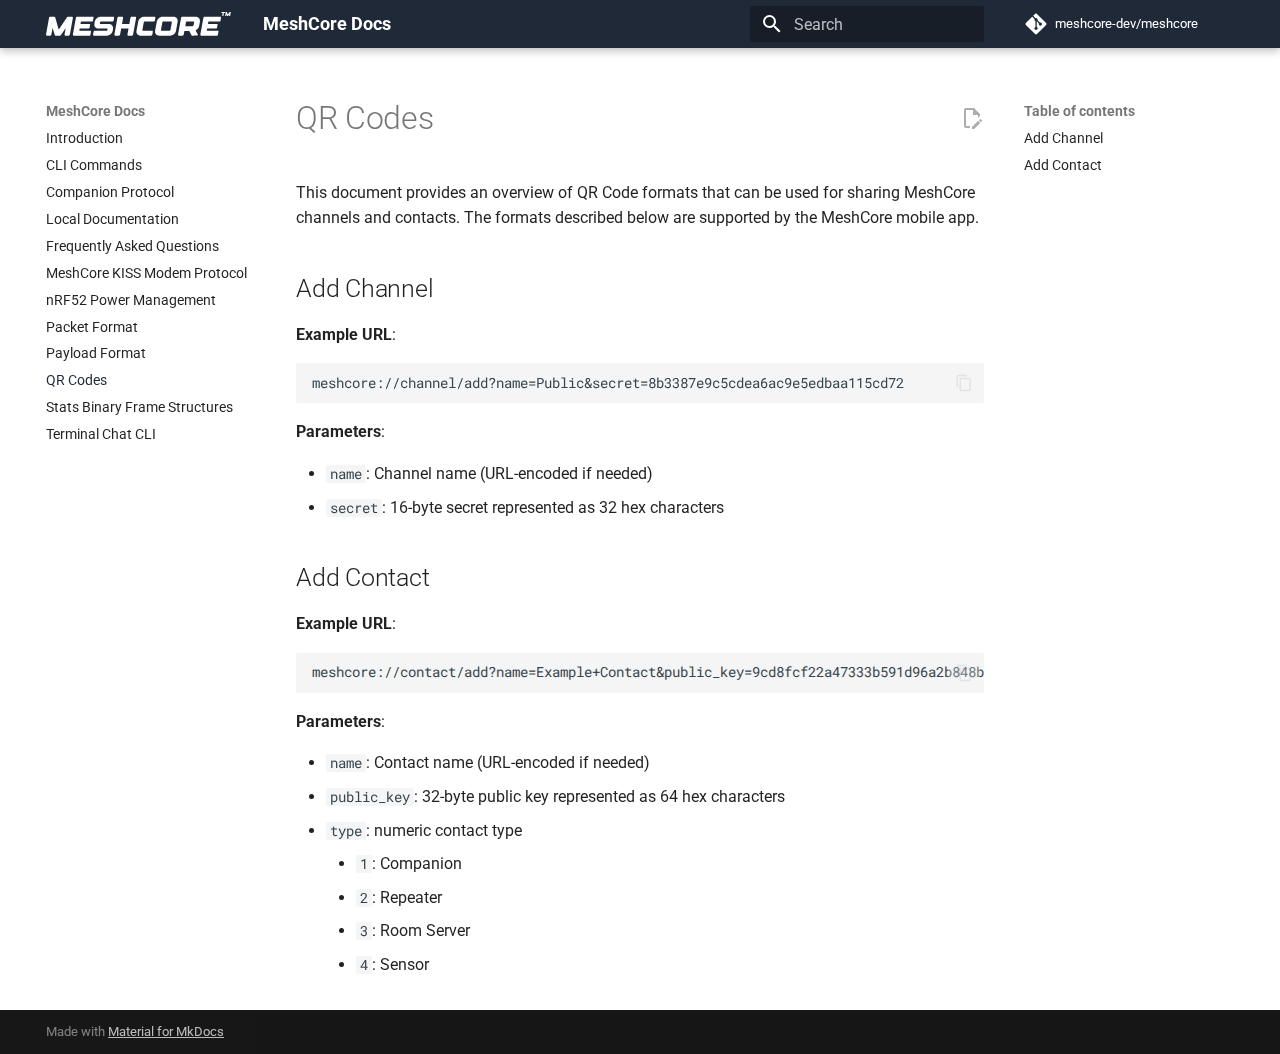
<file: qr_codes/index.html>
<!doctype html>
<html lang="en" class="no-js">
  <head>
    
      <meta charset="utf-8">
      <meta name="viewport" content="width=device-width,initial-scale=1">
      
        <meta name="description" content="Documentation for the open source MeshCore firmware">
      
      
      
        <link rel="canonical" href="https://meshcore-dev.github.io/meshcore/qr_codes/">
      
      
        <link rel="prev" href="../payloads/">
      
      
        <link rel="next" href="../stats_binary_frames/">
      
      
        
      
      
      <link rel="icon" href="../assets/images/favicon.png">
      <meta name="generator" content="mkdocs-1.6.1, mkdocs-material-9.7.1">
    
    
      
        <title>QR Codes - MeshCore Docs</title>
      
    
    
      <link rel="stylesheet" href="../assets/stylesheets/main.484c7ddc.min.css">
      
      


    
    
      
    
    
      
        
        
        <link rel="preconnect" href="https://fonts.gstatic.com" crossorigin>
        <link rel="stylesheet" href="https://fonts.googleapis.com/css?family=Roboto:300,300i,400,400i,700,700i%7CRoboto+Mono:400,400i,700,700i&display=fallback">
        <style>:root{--md-text-font:"Roboto";--md-code-font:"Roboto Mono"}</style>
      
    
    
      <link rel="stylesheet" href="../_stylesheets/extra.css">
    
    <script>__md_scope=new URL("..",location),__md_hash=e=>[...e].reduce(((e,_)=>(e<<5)-e+_.charCodeAt(0)),0),__md_get=(e,_=localStorage,t=__md_scope)=>JSON.parse(_.getItem(t.pathname+"."+e)),__md_set=(e,_,t=localStorage,a=__md_scope)=>{try{t.setItem(a.pathname+"."+e,JSON.stringify(_))}catch(e){}}</script>
    
      

    
    
  </head>
  
  
    <body dir="ltr">
  
    
    <input class="md-toggle" data-md-toggle="drawer" type="checkbox" id="__drawer" autocomplete="off">
    <input class="md-toggle" data-md-toggle="search" type="checkbox" id="__search" autocomplete="off">
    <label class="md-overlay" for="__drawer"></label>
    <div data-md-component="skip">
      
        
        <a href="#qr-codes" class="md-skip">
          Skip to content
        </a>
      
    </div>
    <div data-md-component="announce">
      
    </div>
    
    
      

  

<header class="md-header md-header--shadow" data-md-component="header">
  <nav class="md-header__inner md-grid" aria-label="Header">
    <a href=".." title="MeshCore Docs" class="md-header__button md-logo" aria-label="MeshCore Docs" data-md-component="logo">
      
  <img src="../_assets/meshcore_tm.svg" alt="logo">

    </a>
    <label class="md-header__button md-icon" for="__drawer">
      
      <svg xmlns="http://www.w3.org/2000/svg" viewBox="0 0 24 24"><path d="M3 6h18v2H3zm0 5h18v2H3zm0 5h18v2H3z"/></svg>
    </label>
    <div class="md-header__title" data-md-component="header-title">
      <div class="md-header__ellipsis">
        <div class="md-header__topic">
          <span class="md-ellipsis">
            MeshCore Docs
          </span>
        </div>
        <div class="md-header__topic" data-md-component="header-topic">
          <span class="md-ellipsis">
            
              QR Codes
            
          </span>
        </div>
      </div>
    </div>
    
    
      <script>var palette=__md_get("__palette");if(palette&&palette.color){if("(prefers-color-scheme)"===palette.color.media){var media=matchMedia("(prefers-color-scheme: light)"),input=document.querySelector(media.matches?"[data-md-color-media='(prefers-color-scheme: light)']":"[data-md-color-media='(prefers-color-scheme: dark)']");palette.color.media=input.getAttribute("data-md-color-media"),palette.color.scheme=input.getAttribute("data-md-color-scheme"),palette.color.primary=input.getAttribute("data-md-color-primary"),palette.color.accent=input.getAttribute("data-md-color-accent")}for(var[key,value]of Object.entries(palette.color))document.body.setAttribute("data-md-color-"+key,value)}</script>
    
    
    
      
      
        <label class="md-header__button md-icon" for="__search">
          
          <svg xmlns="http://www.w3.org/2000/svg" viewBox="0 0 24 24"><path d="M9.5 3A6.5 6.5 0 0 1 16 9.5c0 1.61-.59 3.09-1.56 4.23l.27.27h.79l5 5-1.5 1.5-5-5v-.79l-.27-.27A6.52 6.52 0 0 1 9.5 16 6.5 6.5 0 0 1 3 9.5 6.5 6.5 0 0 1 9.5 3m0 2C7 5 5 7 5 9.5S7 14 9.5 14 14 12 14 9.5 12 5 9.5 5"/></svg>
        </label>
        <div class="md-search" data-md-component="search" role="dialog">
  <label class="md-search__overlay" for="__search"></label>
  <div class="md-search__inner" role="search">
    <form class="md-search__form" name="search">
      <input type="text" class="md-search__input" name="query" aria-label="Search" placeholder="Search" autocapitalize="off" autocorrect="off" autocomplete="off" spellcheck="false" data-md-component="search-query" required>
      <label class="md-search__icon md-icon" for="__search">
        
        <svg xmlns="http://www.w3.org/2000/svg" viewBox="0 0 24 24"><path d="M9.5 3A6.5 6.5 0 0 1 16 9.5c0 1.61-.59 3.09-1.56 4.23l.27.27h.79l5 5-1.5 1.5-5-5v-.79l-.27-.27A6.52 6.52 0 0 1 9.5 16 6.5 6.5 0 0 1 3 9.5 6.5 6.5 0 0 1 9.5 3m0 2C7 5 5 7 5 9.5S7 14 9.5 14 14 12 14 9.5 12 5 9.5 5"/></svg>
        
        <svg xmlns="http://www.w3.org/2000/svg" viewBox="0 0 24 24"><path d="M20 11v2H8l5.5 5.5-1.42 1.42L4.16 12l7.92-7.92L13.5 5.5 8 11z"/></svg>
      </label>
      <nav class="md-search__options" aria-label="Search">
        
        <button type="reset" class="md-search__icon md-icon" title="Clear" aria-label="Clear" tabindex="-1">
          
          <svg xmlns="http://www.w3.org/2000/svg" viewBox="0 0 24 24"><path d="M19 6.41 17.59 5 12 10.59 6.41 5 5 6.41 10.59 12 5 17.59 6.41 19 12 13.41 17.59 19 19 17.59 13.41 12z"/></svg>
        </button>
      </nav>
      
        <div class="md-search__suggest" data-md-component="search-suggest"></div>
      
    </form>
    <div class="md-search__output">
      <div class="md-search__scrollwrap" tabindex="0" data-md-scrollfix>
        <div class="md-search-result" data-md-component="search-result">
          <div class="md-search-result__meta">
            Initializing search
          </div>
          <ol class="md-search-result__list" role="presentation"></ol>
        </div>
      </div>
    </div>
  </div>
</div>
      
    
    
      <div class="md-header__source">
        <a href="https://github.com/meshcore-dev/meshcore/" title="Go to repository" class="md-source" data-md-component="source">
  <div class="md-source__icon md-icon">
    
    <svg xmlns="http://www.w3.org/2000/svg" viewBox="0 0 448 512"><!--! Font Awesome Free 7.1.0 by @fontawesome - https://fontawesome.com License - https://fontawesome.com/license/free (Icons: CC BY 4.0, Fonts: SIL OFL 1.1, Code: MIT License) Copyright 2025 Fonticons, Inc.--><path d="M439.6 236.1 244 40.5c-5.4-5.5-12.8-8.5-20.4-8.5s-15 3-20.4 8.4L162.5 81l51.5 51.5c27.1-9.1 52.7 16.8 43.4 43.7l49.7 49.7c34.2-11.8 61.2 31 35.5 56.7-26.5 26.5-70.2-2.9-56-37.3L240.3 199v121.9c25.3 12.5 22.3 41.8 9.1 55-6.4 6.4-15.2 10.1-24.3 10.1s-17.8-3.6-24.3-10.1c-17.6-17.6-11.1-46.9 11.2-56v-123c-20.8-8.5-24.6-30.7-18.6-45L142.6 101 8.5 235.1C3 240.6 0 247.9 0 255.5s3 15 8.5 20.4l195.6 195.7c5.4 5.4 12.7 8.4 20.4 8.4s15-3 20.4-8.4l194.7-194.7c5.4-5.4 8.4-12.8 8.4-20.4s-3-15-8.4-20.4"/></svg>
  </div>
  <div class="md-source__repository">
    meshcore-dev/meshcore
  </div>
</a>
      </div>
    
  </nav>
  
</header>
    
    <div class="md-container" data-md-component="container">
      
      
        
          
        
      
      <main class="md-main" data-md-component="main">
        <div class="md-main__inner md-grid">
          
            
              
              <div class="md-sidebar md-sidebar--primary" data-md-component="sidebar" data-md-type="navigation" >
                <div class="md-sidebar__scrollwrap">
                  <div class="md-sidebar__inner">
                    



<nav class="md-nav md-nav--primary" aria-label="Navigation" data-md-level="0">
  <label class="md-nav__title" for="__drawer">
    <a href=".." title="MeshCore Docs" class="md-nav__button md-logo" aria-label="MeshCore Docs" data-md-component="logo">
      
  <img src="../_assets/meshcore_tm.svg" alt="logo">

    </a>
    MeshCore Docs
  </label>
  
    <div class="md-nav__source">
      <a href="https://github.com/meshcore-dev/meshcore/" title="Go to repository" class="md-source" data-md-component="source">
  <div class="md-source__icon md-icon">
    
    <svg xmlns="http://www.w3.org/2000/svg" viewBox="0 0 448 512"><!--! Font Awesome Free 7.1.0 by @fontawesome - https://fontawesome.com License - https://fontawesome.com/license/free (Icons: CC BY 4.0, Fonts: SIL OFL 1.1, Code: MIT License) Copyright 2025 Fonticons, Inc.--><path d="M439.6 236.1 244 40.5c-5.4-5.5-12.8-8.5-20.4-8.5s-15 3-20.4 8.4L162.5 81l51.5 51.5c27.1-9.1 52.7 16.8 43.4 43.7l49.7 49.7c34.2-11.8 61.2 31 35.5 56.7-26.5 26.5-70.2-2.9-56-37.3L240.3 199v121.9c25.3 12.5 22.3 41.8 9.1 55-6.4 6.4-15.2 10.1-24.3 10.1s-17.8-3.6-24.3-10.1c-17.6-17.6-11.1-46.9 11.2-56v-123c-20.8-8.5-24.6-30.7-18.6-45L142.6 101 8.5 235.1C3 240.6 0 247.9 0 255.5s3 15 8.5 20.4l195.6 195.7c5.4 5.4 12.7 8.4 20.4 8.4s15-3 20.4-8.4l194.7-194.7c5.4-5.4 8.4-12.8 8.4-20.4s-3-15-8.4-20.4"/></svg>
  </div>
  <div class="md-source__repository">
    meshcore-dev/meshcore
  </div>
</a>
    </div>
  
  <ul class="md-nav__list" data-md-scrollfix>
    
      
      
  
  
  
  
    <li class="md-nav__item">
      <a href=".." class="md-nav__link">
        
  
  
  <span class="md-ellipsis">
    
  
    Introduction
  

    
  </span>
  
  

      </a>
    </li>
  

    
      
      
  
  
  
  
    <li class="md-nav__item">
      <a href="../cli_commands/" class="md-nav__link">
        
  
  
  <span class="md-ellipsis">
    
  
    CLI Commands
  

    
  </span>
  
  

      </a>
    </li>
  

    
      
      
  
  
  
  
    <li class="md-nav__item">
      <a href="../companion_protocol/" class="md-nav__link">
        
  
  
  <span class="md-ellipsis">
    
  
    Companion Protocol
  

    
  </span>
  
  

      </a>
    </li>
  

    
      
      
  
  
  
  
    <li class="md-nav__item">
      <a href="../docs/" class="md-nav__link">
        
  
  
  <span class="md-ellipsis">
    
  
    Local Documentation
  

    
  </span>
  
  

      </a>
    </li>
  

    
      
      
  
  
  
  
    <li class="md-nav__item">
      <a href="../faq/" class="md-nav__link">
        
  
  
  <span class="md-ellipsis">
    
  
    Frequently Asked Questions
  

    
  </span>
  
  

      </a>
    </li>
  

    
      
      
  
  
  
  
    <li class="md-nav__item">
      <a href="../kiss_modem_protocol/" class="md-nav__link">
        
  
  
  <span class="md-ellipsis">
    
  
    MeshCore KISS Modem Protocol
  

    
  </span>
  
  

      </a>
    </li>
  

    
      
      
  
  
  
  
    <li class="md-nav__item">
      <a href="../nrf52_power_management/" class="md-nav__link">
        
  
  
  <span class="md-ellipsis">
    
  
    nRF52 Power Management
  

    
  </span>
  
  

      </a>
    </li>
  

    
      
      
  
  
  
  
    <li class="md-nav__item">
      <a href="../packet_format/" class="md-nav__link">
        
  
  
  <span class="md-ellipsis">
    
  
    Packet Format
  

    
  </span>
  
  

      </a>
    </li>
  

    
      
      
  
  
  
  
    <li class="md-nav__item">
      <a href="../payloads/" class="md-nav__link">
        
  
  
  <span class="md-ellipsis">
    
  
    Payload Format
  

    
  </span>
  
  

      </a>
    </li>
  

    
      
      
  
  
    
  
  
  
    <li class="md-nav__item md-nav__item--active">
      
      <input class="md-nav__toggle md-toggle" type="checkbox" id="__toc">
      
      
        
      
      
        <label class="md-nav__link md-nav__link--active" for="__toc">
          
  
  
  <span class="md-ellipsis">
    
  
    QR Codes
  

    
  </span>
  
  

          <span class="md-nav__icon md-icon"></span>
        </label>
      
      <a href="./" class="md-nav__link md-nav__link--active">
        
  
  
  <span class="md-ellipsis">
    
  
    QR Codes
  

    
  </span>
  
  

      </a>
      
        

<nav class="md-nav md-nav--secondary" aria-label="Table of contents">
  
  
  
    
  
  
    <label class="md-nav__title" for="__toc">
      <span class="md-nav__icon md-icon"></span>
      Table of contents
    </label>
    <ul class="md-nav__list" data-md-component="toc" data-md-scrollfix>
      
        <li class="md-nav__item">
  <a href="#add-channel" class="md-nav__link">
    <span class="md-ellipsis">
      
        Add Channel
      
    </span>
  </a>
  
</li>
      
        <li class="md-nav__item">
  <a href="#add-contact" class="md-nav__link">
    <span class="md-ellipsis">
      
        Add Contact
      
    </span>
  </a>
  
</li>
      
    </ul>
  
</nav>
      
    </li>
  

    
      
      
  
  
  
  
    <li class="md-nav__item">
      <a href="../stats_binary_frames/" class="md-nav__link">
        
  
  
  <span class="md-ellipsis">
    
  
    Stats Binary Frame Structures
  

    
  </span>
  
  

      </a>
    </li>
  

    
      
      
  
  
  
  
    <li class="md-nav__item">
      <a href="../terminal_chat_cli/" class="md-nav__link">
        
  
  
  <span class="md-ellipsis">
    
  
    Terminal Chat CLI
  

    
  </span>
  
  

      </a>
    </li>
  

    
  </ul>
</nav>
                  </div>
                </div>
              </div>
            
            
              
              <div class="md-sidebar md-sidebar--secondary" data-md-component="sidebar" data-md-type="toc" >
                <div class="md-sidebar__scrollwrap">
                  <div class="md-sidebar__inner">
                    

<nav class="md-nav md-nav--secondary" aria-label="Table of contents">
  
  
  
    
  
  
    <label class="md-nav__title" for="__toc">
      <span class="md-nav__icon md-icon"></span>
      Table of contents
    </label>
    <ul class="md-nav__list" data-md-component="toc" data-md-scrollfix>
      
        <li class="md-nav__item">
  <a href="#add-channel" class="md-nav__link">
    <span class="md-ellipsis">
      
        Add Channel
      
    </span>
  </a>
  
</li>
      
        <li class="md-nav__item">
  <a href="#add-contact" class="md-nav__link">
    <span class="md-ellipsis">
      
        Add Contact
      
    </span>
  </a>
  
</li>
      
    </ul>
  
</nav>
                  </div>
                </div>
              </div>
            
          
          
            <div class="md-content" data-md-component="content">
              
              <article class="md-content__inner md-typeset">
                
                  


  
    <a href="https://github.com/meshcore-dev/meshcore/edit/main/docs/qr_codes.md" title="Edit this page" class="md-content__button md-icon" rel="edit">
      
      <svg xmlns="http://www.w3.org/2000/svg" viewBox="0 0 24 24"><path d="M10 20H6V4h7v5h5v3.1l2-2V8l-6-6H6c-1.1 0-2 .9-2 2v16c0 1.1.9 2 2 2h4zm10.2-7c.1 0 .3.1.4.2l1.3 1.3c.2.2.2.6 0 .8l-1 1-2.1-2.1 1-1c.1-.1.2-.2.4-.2m0 3.9L14.1 23H12v-2.1l6.1-6.1z"/></svg>
    </a>
  
  


<h1 id="qr-codes">QR Codes</h1>
<p>This document provides an overview of QR Code formats that can be used for sharing MeshCore channels and contacts. The formats described below are supported by the MeshCore mobile app.</p>
<h2 id="add-channel">Add Channel</h2>
<p><strong>Example URL</strong>:</p>
<pre><code>meshcore://channel/add?name=Public&amp;secret=8b3387e9c5cdea6ac9e5edbaa115cd72
</code></pre>
<p><strong>Parameters</strong>:</p>
<ul>
<li><code>name</code>: Channel name (URL-encoded if needed)</li>
<li><code>secret</code>: 16-byte secret represented as 32 hex characters</li>
</ul>
<h2 id="add-contact">Add Contact</h2>
<p><strong>Example URL</strong>:</p>
<pre><code>meshcore://contact/add?name=Example+Contact&amp;public_key=9cd8fcf22a47333b591d96a2b848b73f457b1bb1a3ea2453a885f9e5787765b1&amp;type=1
</code></pre>
<p><strong>Parameters</strong>:</p>
<ul>
<li><code>name</code>: Contact name (URL-encoded if needed)</li>
<li><code>public_key</code>: 32-byte public key represented as 64 hex characters</li>
<li><code>type</code>: numeric contact type<ul>
<li><code>1</code>: Companion</li>
<li><code>2</code>: Repeater</li>
<li><code>3</code>: Room Server</li>
<li><code>4</code>: Sensor</li>
</ul>
</li>
</ul>












                
              </article>
            </div>
          
          
<script>var target=document.getElementById(location.hash.slice(1));target&&target.name&&(target.checked=target.name.startsWith("__tabbed_"))</script>
        </div>
        
      </main>
      
        <footer class="md-footer">
  
  <div class="md-footer-meta md-typeset">
    <div class="md-footer-meta__inner md-grid">
      <div class="md-copyright">
  
  
    Made with
    <a href="https://squidfunk.github.io/mkdocs-material/" target="_blank" rel="noopener">
      Material for MkDocs
    </a>
  
</div>
      
    </div>
  </div>
</footer>
      
    </div>
    <div class="md-dialog" data-md-component="dialog">
      <div class="md-dialog__inner md-typeset"></div>
    </div>
    
    
    
      
      
      <script id="__config" type="application/json">{"annotate": null, "base": "..", "features": ["content.action.edit", "content.code.copy", "search.highlight", "search.suggest"], "search": "../assets/javascripts/workers/search.2c215733.min.js", "tags": null, "translations": {"clipboard.copied": "Copied to clipboard", "clipboard.copy": "Copy to clipboard", "search.result.more.one": "1 more on this page", "search.result.more.other": "# more on this page", "search.result.none": "No matching documents", "search.result.one": "1 matching document", "search.result.other": "# matching documents", "search.result.placeholder": "Type to start searching", "search.result.term.missing": "Missing", "select.version": "Select version"}, "version": null}</script>
    
    
      <script src="../assets/javascripts/bundle.79ae519e.min.js"></script>
      
    
  </body>
</html>
</file>
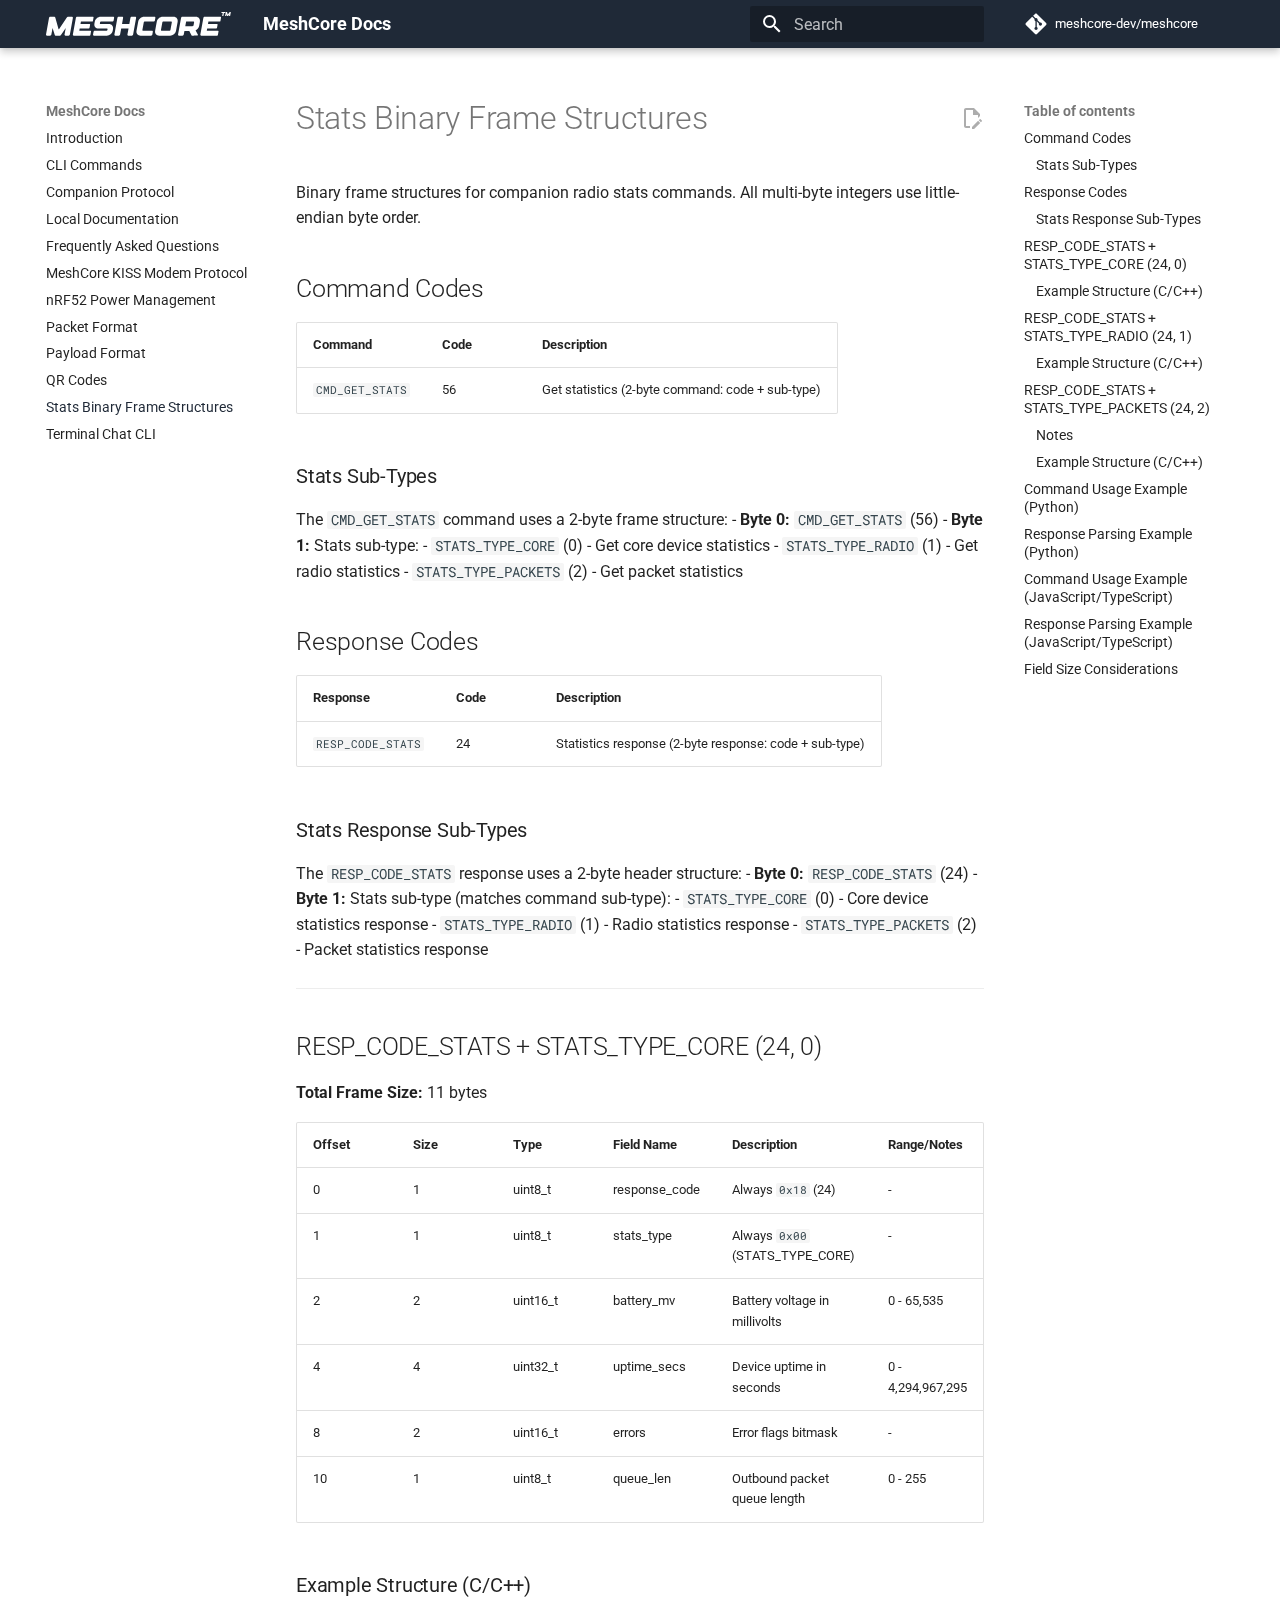
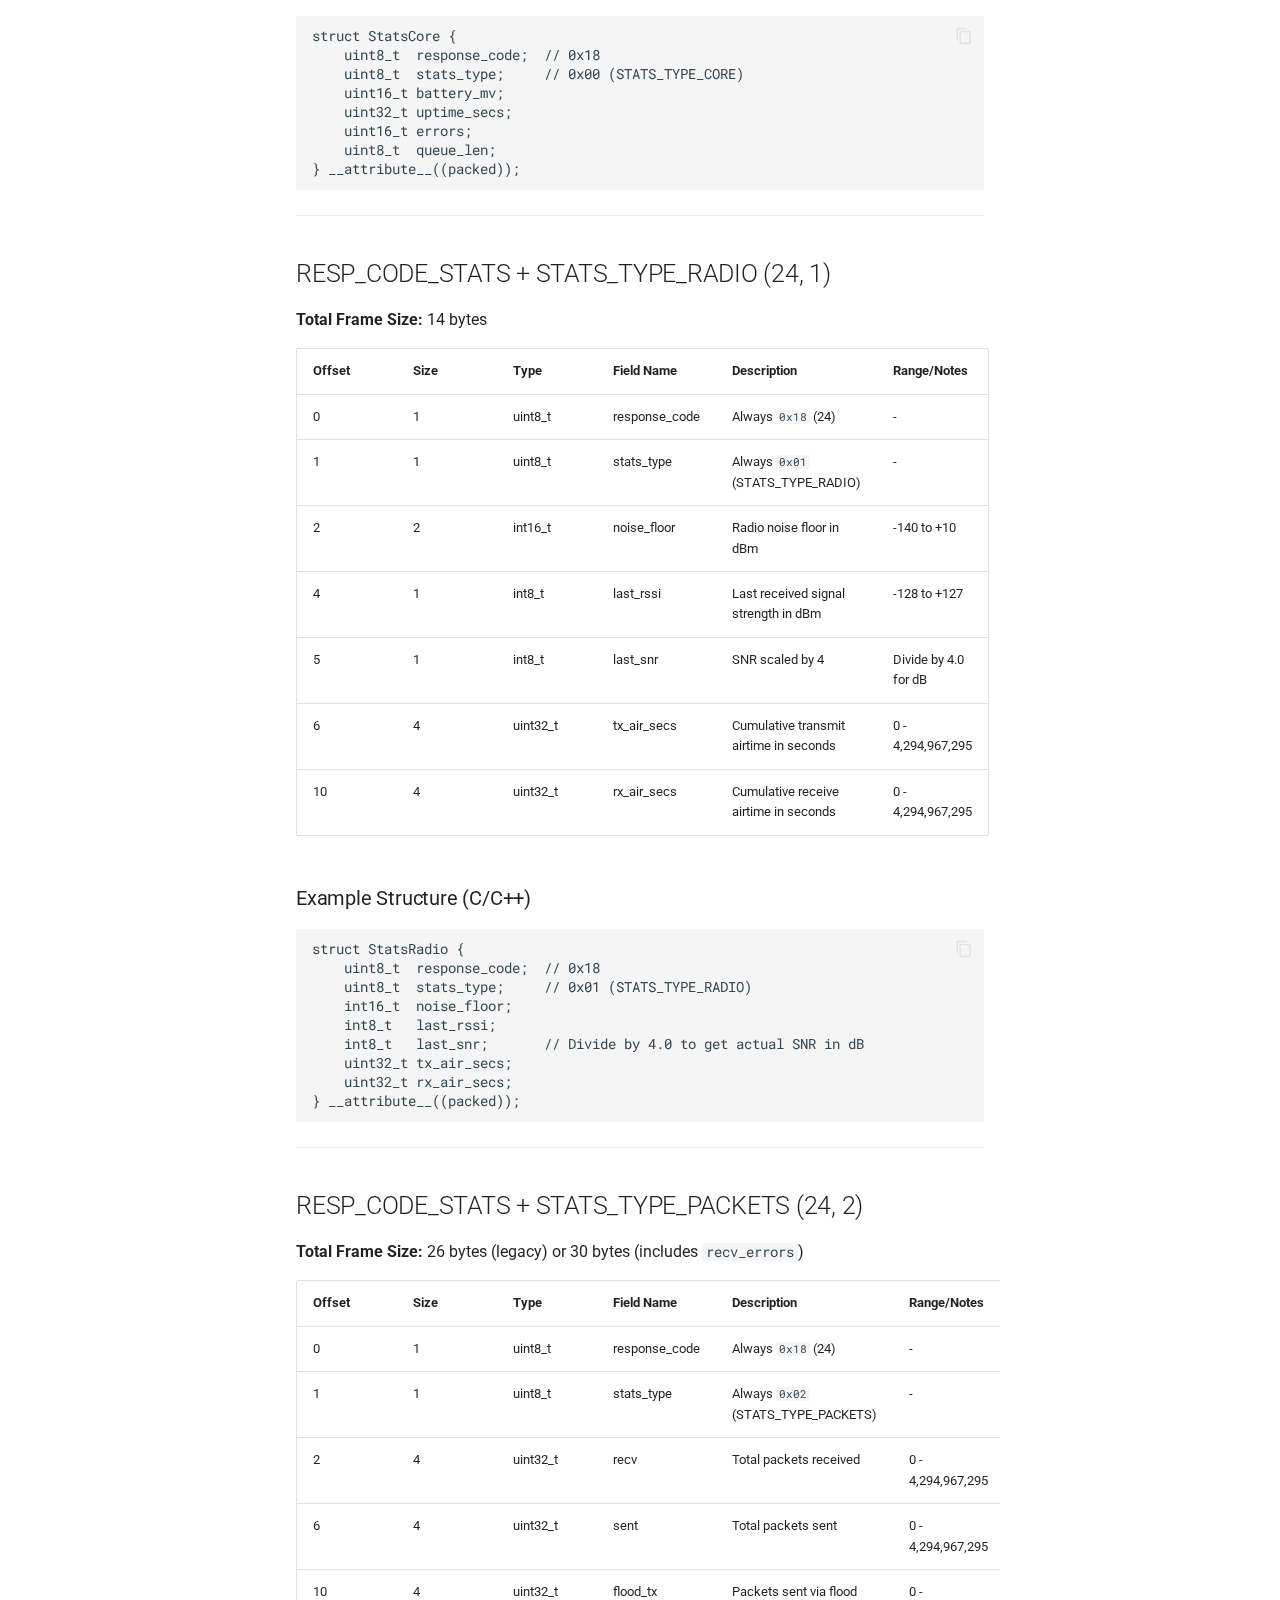
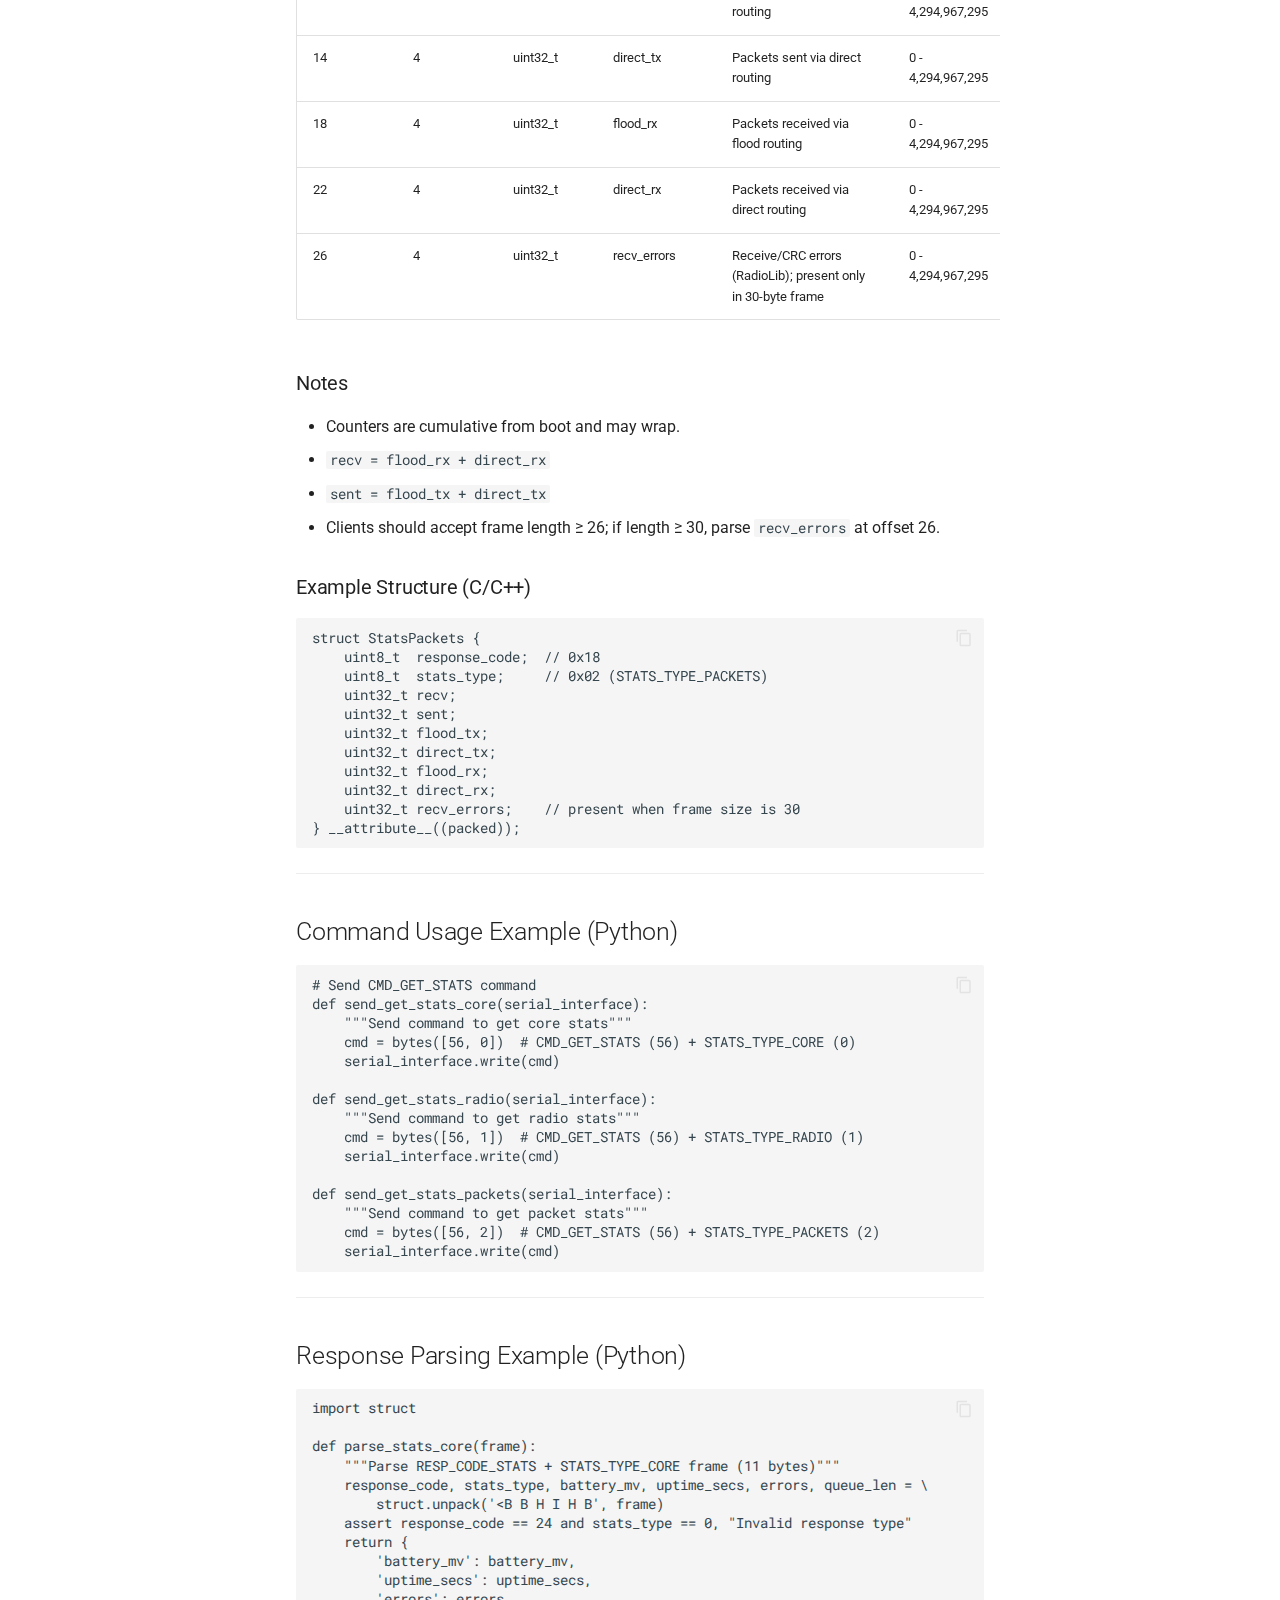
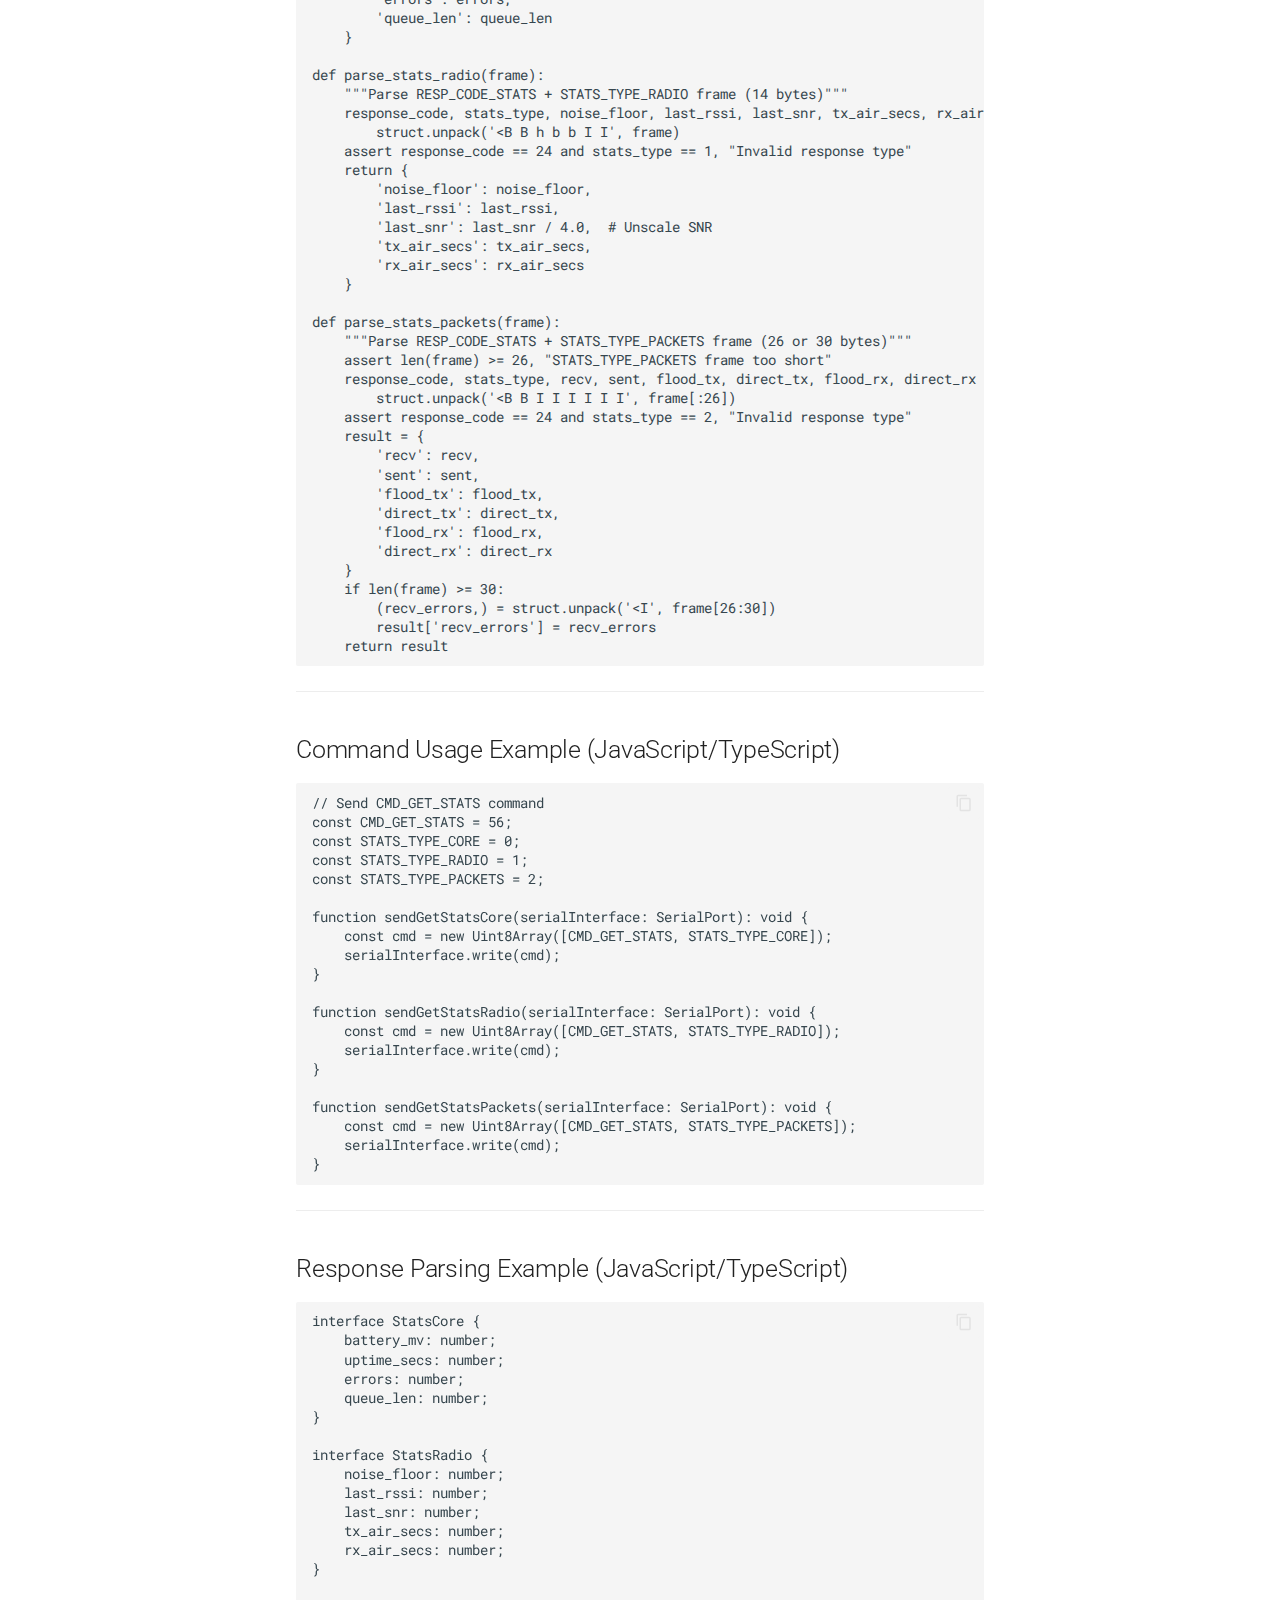
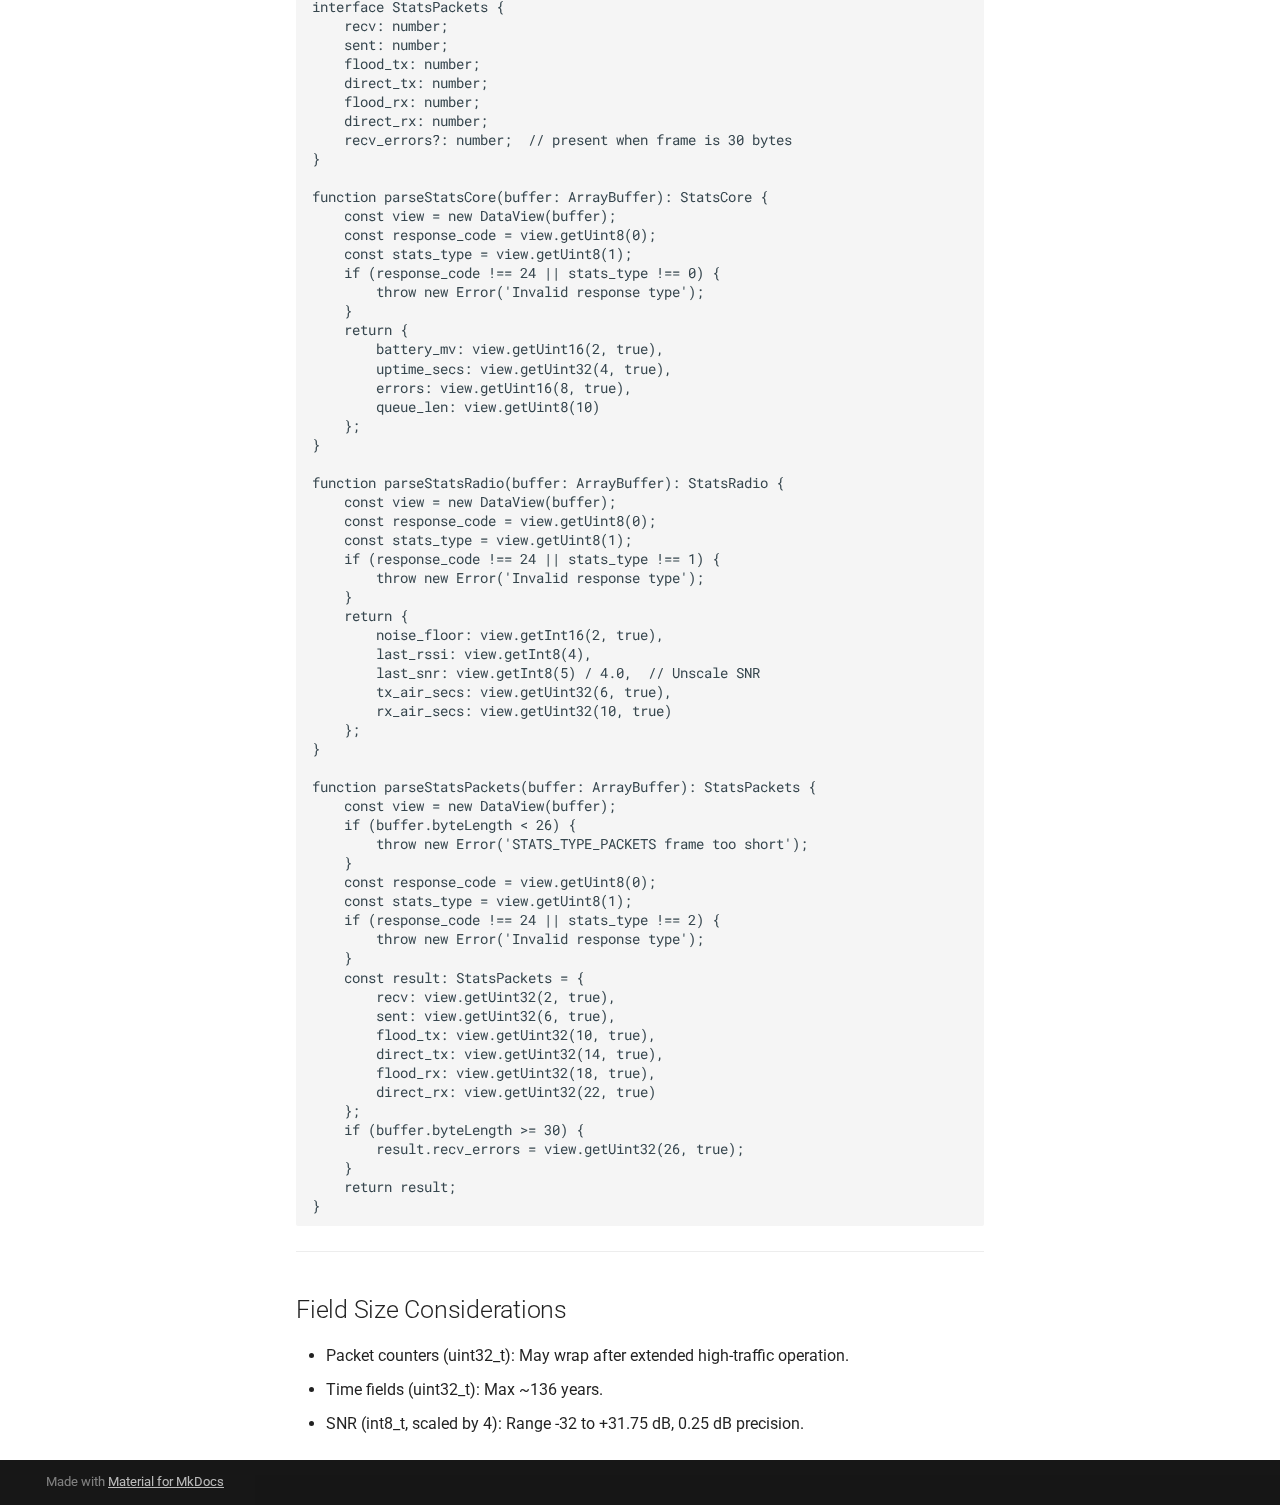
<file: stats_binary_frames/index.html>
<!doctype html>
<html lang="en" class="no-js">
  <head>
    
      <meta charset="utf-8">
      <meta name="viewport" content="width=device-width,initial-scale=1">
      
        <meta name="description" content="Documentation for the open source MeshCore firmware">
      
      
      
        <link rel="canonical" href="https://meshcore-dev.github.io/meshcore/stats_binary_frames/">
      
      
        <link rel="prev" href="../qr_codes/">
      
      
        <link rel="next" href="../terminal_chat_cli/">
      
      
        
      
      
      <link rel="icon" href="../assets/images/favicon.png">
      <meta name="generator" content="mkdocs-1.6.1, mkdocs-material-9.7.1">
    
    
      
        <title>Stats Binary Frame Structures - MeshCore Docs</title>
      
    
    
      <link rel="stylesheet" href="../assets/stylesheets/main.484c7ddc.min.css">
      
      


    
    
      
    
    
      
        
        
        <link rel="preconnect" href="https://fonts.gstatic.com" crossorigin>
        <link rel="stylesheet" href="https://fonts.googleapis.com/css?family=Roboto:300,300i,400,400i,700,700i%7CRoboto+Mono:400,400i,700,700i&display=fallback">
        <style>:root{--md-text-font:"Roboto";--md-code-font:"Roboto Mono"}</style>
      
    
    
      <link rel="stylesheet" href="../_stylesheets/extra.css">
    
    <script>__md_scope=new URL("..",location),__md_hash=e=>[...e].reduce(((e,_)=>(e<<5)-e+_.charCodeAt(0)),0),__md_get=(e,_=localStorage,t=__md_scope)=>JSON.parse(_.getItem(t.pathname+"."+e)),__md_set=(e,_,t=localStorage,a=__md_scope)=>{try{t.setItem(a.pathname+"."+e,JSON.stringify(_))}catch(e){}}</script>
    
      

    
    
  </head>
  
  
    <body dir="ltr">
  
    
    <input class="md-toggle" data-md-toggle="drawer" type="checkbox" id="__drawer" autocomplete="off">
    <input class="md-toggle" data-md-toggle="search" type="checkbox" id="__search" autocomplete="off">
    <label class="md-overlay" for="__drawer"></label>
    <div data-md-component="skip">
      
        
        <a href="#stats-binary-frame-structures" class="md-skip">
          Skip to content
        </a>
      
    </div>
    <div data-md-component="announce">
      
    </div>
    
    
      

  

<header class="md-header md-header--shadow" data-md-component="header">
  <nav class="md-header__inner md-grid" aria-label="Header">
    <a href=".." title="MeshCore Docs" class="md-header__button md-logo" aria-label="MeshCore Docs" data-md-component="logo">
      
  <img src="../_assets/meshcore_tm.svg" alt="logo">

    </a>
    <label class="md-header__button md-icon" for="__drawer">
      
      <svg xmlns="http://www.w3.org/2000/svg" viewBox="0 0 24 24"><path d="M3 6h18v2H3zm0 5h18v2H3zm0 5h18v2H3z"/></svg>
    </label>
    <div class="md-header__title" data-md-component="header-title">
      <div class="md-header__ellipsis">
        <div class="md-header__topic">
          <span class="md-ellipsis">
            MeshCore Docs
          </span>
        </div>
        <div class="md-header__topic" data-md-component="header-topic">
          <span class="md-ellipsis">
            
              Stats Binary Frame Structures
            
          </span>
        </div>
      </div>
    </div>
    
    
      <script>var palette=__md_get("__palette");if(palette&&palette.color){if("(prefers-color-scheme)"===palette.color.media){var media=matchMedia("(prefers-color-scheme: light)"),input=document.querySelector(media.matches?"[data-md-color-media='(prefers-color-scheme: light)']":"[data-md-color-media='(prefers-color-scheme: dark)']");palette.color.media=input.getAttribute("data-md-color-media"),palette.color.scheme=input.getAttribute("data-md-color-scheme"),palette.color.primary=input.getAttribute("data-md-color-primary"),palette.color.accent=input.getAttribute("data-md-color-accent")}for(var[key,value]of Object.entries(palette.color))document.body.setAttribute("data-md-color-"+key,value)}</script>
    
    
    
      
      
        <label class="md-header__button md-icon" for="__search">
          
          <svg xmlns="http://www.w3.org/2000/svg" viewBox="0 0 24 24"><path d="M9.5 3A6.5 6.5 0 0 1 16 9.5c0 1.61-.59 3.09-1.56 4.23l.27.27h.79l5 5-1.5 1.5-5-5v-.79l-.27-.27A6.52 6.52 0 0 1 9.5 16 6.5 6.5 0 0 1 3 9.5 6.5 6.5 0 0 1 9.5 3m0 2C7 5 5 7 5 9.5S7 14 9.5 14 14 12 14 9.5 12 5 9.5 5"/></svg>
        </label>
        <div class="md-search" data-md-component="search" role="dialog">
  <label class="md-search__overlay" for="__search"></label>
  <div class="md-search__inner" role="search">
    <form class="md-search__form" name="search">
      <input type="text" class="md-search__input" name="query" aria-label="Search" placeholder="Search" autocapitalize="off" autocorrect="off" autocomplete="off" spellcheck="false" data-md-component="search-query" required>
      <label class="md-search__icon md-icon" for="__search">
        
        <svg xmlns="http://www.w3.org/2000/svg" viewBox="0 0 24 24"><path d="M9.5 3A6.5 6.5 0 0 1 16 9.5c0 1.61-.59 3.09-1.56 4.23l.27.27h.79l5 5-1.5 1.5-5-5v-.79l-.27-.27A6.52 6.52 0 0 1 9.5 16 6.5 6.5 0 0 1 3 9.5 6.5 6.5 0 0 1 9.5 3m0 2C7 5 5 7 5 9.5S7 14 9.5 14 14 12 14 9.5 12 5 9.5 5"/></svg>
        
        <svg xmlns="http://www.w3.org/2000/svg" viewBox="0 0 24 24"><path d="M20 11v2H8l5.5 5.5-1.42 1.42L4.16 12l7.92-7.92L13.5 5.5 8 11z"/></svg>
      </label>
      <nav class="md-search__options" aria-label="Search">
        
        <button type="reset" class="md-search__icon md-icon" title="Clear" aria-label="Clear" tabindex="-1">
          
          <svg xmlns="http://www.w3.org/2000/svg" viewBox="0 0 24 24"><path d="M19 6.41 17.59 5 12 10.59 6.41 5 5 6.41 10.59 12 5 17.59 6.41 19 12 13.41 17.59 19 19 17.59 13.41 12z"/></svg>
        </button>
      </nav>
      
        <div class="md-search__suggest" data-md-component="search-suggest"></div>
      
    </form>
    <div class="md-search__output">
      <div class="md-search__scrollwrap" tabindex="0" data-md-scrollfix>
        <div class="md-search-result" data-md-component="search-result">
          <div class="md-search-result__meta">
            Initializing search
          </div>
          <ol class="md-search-result__list" role="presentation"></ol>
        </div>
      </div>
    </div>
  </div>
</div>
      
    
    
      <div class="md-header__source">
        <a href="https://github.com/meshcore-dev/meshcore/" title="Go to repository" class="md-source" data-md-component="source">
  <div class="md-source__icon md-icon">
    
    <svg xmlns="http://www.w3.org/2000/svg" viewBox="0 0 448 512"><!--! Font Awesome Free 7.1.0 by @fontawesome - https://fontawesome.com License - https://fontawesome.com/license/free (Icons: CC BY 4.0, Fonts: SIL OFL 1.1, Code: MIT License) Copyright 2025 Fonticons, Inc.--><path d="M439.6 236.1 244 40.5c-5.4-5.5-12.8-8.5-20.4-8.5s-15 3-20.4 8.4L162.5 81l51.5 51.5c27.1-9.1 52.7 16.8 43.4 43.7l49.7 49.7c34.2-11.8 61.2 31 35.5 56.7-26.5 26.5-70.2-2.9-56-37.3L240.3 199v121.9c25.3 12.5 22.3 41.8 9.1 55-6.4 6.4-15.2 10.1-24.3 10.1s-17.8-3.6-24.3-10.1c-17.6-17.6-11.1-46.9 11.2-56v-123c-20.8-8.5-24.6-30.7-18.6-45L142.6 101 8.5 235.1C3 240.6 0 247.9 0 255.5s3 15 8.5 20.4l195.6 195.7c5.4 5.4 12.7 8.4 20.4 8.4s15-3 20.4-8.4l194.7-194.7c5.4-5.4 8.4-12.8 8.4-20.4s-3-15-8.4-20.4"/></svg>
  </div>
  <div class="md-source__repository">
    meshcore-dev/meshcore
  </div>
</a>
      </div>
    
  </nav>
  
</header>
    
    <div class="md-container" data-md-component="container">
      
      
        
          
        
      
      <main class="md-main" data-md-component="main">
        <div class="md-main__inner md-grid">
          
            
              
              <div class="md-sidebar md-sidebar--primary" data-md-component="sidebar" data-md-type="navigation" >
                <div class="md-sidebar__scrollwrap">
                  <div class="md-sidebar__inner">
                    



<nav class="md-nav md-nav--primary" aria-label="Navigation" data-md-level="0">
  <label class="md-nav__title" for="__drawer">
    <a href=".." title="MeshCore Docs" class="md-nav__button md-logo" aria-label="MeshCore Docs" data-md-component="logo">
      
  <img src="../_assets/meshcore_tm.svg" alt="logo">

    </a>
    MeshCore Docs
  </label>
  
    <div class="md-nav__source">
      <a href="https://github.com/meshcore-dev/meshcore/" title="Go to repository" class="md-source" data-md-component="source">
  <div class="md-source__icon md-icon">
    
    <svg xmlns="http://www.w3.org/2000/svg" viewBox="0 0 448 512"><!--! Font Awesome Free 7.1.0 by @fontawesome - https://fontawesome.com License - https://fontawesome.com/license/free (Icons: CC BY 4.0, Fonts: SIL OFL 1.1, Code: MIT License) Copyright 2025 Fonticons, Inc.--><path d="M439.6 236.1 244 40.5c-5.4-5.5-12.8-8.5-20.4-8.5s-15 3-20.4 8.4L162.5 81l51.5 51.5c27.1-9.1 52.7 16.8 43.4 43.7l49.7 49.7c34.2-11.8 61.2 31 35.5 56.7-26.5 26.5-70.2-2.9-56-37.3L240.3 199v121.9c25.3 12.5 22.3 41.8 9.1 55-6.4 6.4-15.2 10.1-24.3 10.1s-17.8-3.6-24.3-10.1c-17.6-17.6-11.1-46.9 11.2-56v-123c-20.8-8.5-24.6-30.7-18.6-45L142.6 101 8.5 235.1C3 240.6 0 247.9 0 255.5s3 15 8.5 20.4l195.6 195.7c5.4 5.4 12.7 8.4 20.4 8.4s15-3 20.4-8.4l194.7-194.7c5.4-5.4 8.4-12.8 8.4-20.4s-3-15-8.4-20.4"/></svg>
  </div>
  <div class="md-source__repository">
    meshcore-dev/meshcore
  </div>
</a>
    </div>
  
  <ul class="md-nav__list" data-md-scrollfix>
    
      
      
  
  
  
  
    <li class="md-nav__item">
      <a href=".." class="md-nav__link">
        
  
  
  <span class="md-ellipsis">
    
  
    Introduction
  

    
  </span>
  
  

      </a>
    </li>
  

    
      
      
  
  
  
  
    <li class="md-nav__item">
      <a href="../cli_commands/" class="md-nav__link">
        
  
  
  <span class="md-ellipsis">
    
  
    CLI Commands
  

    
  </span>
  
  

      </a>
    </li>
  

    
      
      
  
  
  
  
    <li class="md-nav__item">
      <a href="../companion_protocol/" class="md-nav__link">
        
  
  
  <span class="md-ellipsis">
    
  
    Companion Protocol
  

    
  </span>
  
  

      </a>
    </li>
  

    
      
      
  
  
  
  
    <li class="md-nav__item">
      <a href="../docs/" class="md-nav__link">
        
  
  
  <span class="md-ellipsis">
    
  
    Local Documentation
  

    
  </span>
  
  

      </a>
    </li>
  

    
      
      
  
  
  
  
    <li class="md-nav__item">
      <a href="../faq/" class="md-nav__link">
        
  
  
  <span class="md-ellipsis">
    
  
    Frequently Asked Questions
  

    
  </span>
  
  

      </a>
    </li>
  

    
      
      
  
  
  
  
    <li class="md-nav__item">
      <a href="../kiss_modem_protocol/" class="md-nav__link">
        
  
  
  <span class="md-ellipsis">
    
  
    MeshCore KISS Modem Protocol
  

    
  </span>
  
  

      </a>
    </li>
  

    
      
      
  
  
  
  
    <li class="md-nav__item">
      <a href="../nrf52_power_management/" class="md-nav__link">
        
  
  
  <span class="md-ellipsis">
    
  
    nRF52 Power Management
  

    
  </span>
  
  

      </a>
    </li>
  

    
      
      
  
  
  
  
    <li class="md-nav__item">
      <a href="../packet_format/" class="md-nav__link">
        
  
  
  <span class="md-ellipsis">
    
  
    Packet Format
  

    
  </span>
  
  

      </a>
    </li>
  

    
      
      
  
  
  
  
    <li class="md-nav__item">
      <a href="../payloads/" class="md-nav__link">
        
  
  
  <span class="md-ellipsis">
    
  
    Payload Format
  

    
  </span>
  
  

      </a>
    </li>
  

    
      
      
  
  
  
  
    <li class="md-nav__item">
      <a href="../qr_codes/" class="md-nav__link">
        
  
  
  <span class="md-ellipsis">
    
  
    QR Codes
  

    
  </span>
  
  

      </a>
    </li>
  

    
      
      
  
  
    
  
  
  
    <li class="md-nav__item md-nav__item--active">
      
      <input class="md-nav__toggle md-toggle" type="checkbox" id="__toc">
      
      
        
      
      
        <label class="md-nav__link md-nav__link--active" for="__toc">
          
  
  
  <span class="md-ellipsis">
    
  
    Stats Binary Frame Structures
  

    
  </span>
  
  

          <span class="md-nav__icon md-icon"></span>
        </label>
      
      <a href="./" class="md-nav__link md-nav__link--active">
        
  
  
  <span class="md-ellipsis">
    
  
    Stats Binary Frame Structures
  

    
  </span>
  
  

      </a>
      
        

<nav class="md-nav md-nav--secondary" aria-label="Table of contents">
  
  
  
    
  
  
    <label class="md-nav__title" for="__toc">
      <span class="md-nav__icon md-icon"></span>
      Table of contents
    </label>
    <ul class="md-nav__list" data-md-component="toc" data-md-scrollfix>
      
        <li class="md-nav__item">
  <a href="#command-codes" class="md-nav__link">
    <span class="md-ellipsis">
      
        Command Codes
      
    </span>
  </a>
  
    <nav class="md-nav" aria-label="Command Codes">
      <ul class="md-nav__list">
        
          <li class="md-nav__item">
  <a href="#stats-sub-types" class="md-nav__link">
    <span class="md-ellipsis">
      
        Stats Sub-Types
      
    </span>
  </a>
  
</li>
        
      </ul>
    </nav>
  
</li>
      
        <li class="md-nav__item">
  <a href="#response-codes" class="md-nav__link">
    <span class="md-ellipsis">
      
        Response Codes
      
    </span>
  </a>
  
    <nav class="md-nav" aria-label="Response Codes">
      <ul class="md-nav__list">
        
          <li class="md-nav__item">
  <a href="#stats-response-sub-types" class="md-nav__link">
    <span class="md-ellipsis">
      
        Stats Response Sub-Types
      
    </span>
  </a>
  
</li>
        
      </ul>
    </nav>
  
</li>
      
        <li class="md-nav__item">
  <a href="#resp_code_stats-stats_type_core-24-0" class="md-nav__link">
    <span class="md-ellipsis">
      
        RESP_CODE_STATS + STATS_TYPE_CORE (24, 0)
      
    </span>
  </a>
  
    <nav class="md-nav" aria-label="RESP_CODE_STATS + STATS_TYPE_CORE (24, 0)">
      <ul class="md-nav__list">
        
          <li class="md-nav__item">
  <a href="#example-structure-cc" class="md-nav__link">
    <span class="md-ellipsis">
      
        Example Structure (C/C++)
      
    </span>
  </a>
  
</li>
        
      </ul>
    </nav>
  
</li>
      
        <li class="md-nav__item">
  <a href="#resp_code_stats-stats_type_radio-24-1" class="md-nav__link">
    <span class="md-ellipsis">
      
        RESP_CODE_STATS + STATS_TYPE_RADIO (24, 1)
      
    </span>
  </a>
  
    <nav class="md-nav" aria-label="RESP_CODE_STATS + STATS_TYPE_RADIO (24, 1)">
      <ul class="md-nav__list">
        
          <li class="md-nav__item">
  <a href="#example-structure-cc_1" class="md-nav__link">
    <span class="md-ellipsis">
      
        Example Structure (C/C++)
      
    </span>
  </a>
  
</li>
        
      </ul>
    </nav>
  
</li>
      
        <li class="md-nav__item">
  <a href="#resp_code_stats-stats_type_packets-24-2" class="md-nav__link">
    <span class="md-ellipsis">
      
        RESP_CODE_STATS + STATS_TYPE_PACKETS (24, 2)
      
    </span>
  </a>
  
    <nav class="md-nav" aria-label="RESP_CODE_STATS + STATS_TYPE_PACKETS (24, 2)">
      <ul class="md-nav__list">
        
          <li class="md-nav__item">
  <a href="#notes" class="md-nav__link">
    <span class="md-ellipsis">
      
        Notes
      
    </span>
  </a>
  
</li>
        
          <li class="md-nav__item">
  <a href="#example-structure-cc_2" class="md-nav__link">
    <span class="md-ellipsis">
      
        Example Structure (C/C++)
      
    </span>
  </a>
  
</li>
        
      </ul>
    </nav>
  
</li>
      
        <li class="md-nav__item">
  <a href="#command-usage-example-python" class="md-nav__link">
    <span class="md-ellipsis">
      
        Command Usage Example (Python)
      
    </span>
  </a>
  
</li>
      
        <li class="md-nav__item">
  <a href="#response-parsing-example-python" class="md-nav__link">
    <span class="md-ellipsis">
      
        Response Parsing Example (Python)
      
    </span>
  </a>
  
</li>
      
        <li class="md-nav__item">
  <a href="#command-usage-example-javascripttypescript" class="md-nav__link">
    <span class="md-ellipsis">
      
        Command Usage Example (JavaScript/TypeScript)
      
    </span>
  </a>
  
</li>
      
        <li class="md-nav__item">
  <a href="#response-parsing-example-javascripttypescript" class="md-nav__link">
    <span class="md-ellipsis">
      
        Response Parsing Example (JavaScript/TypeScript)
      
    </span>
  </a>
  
</li>
      
        <li class="md-nav__item">
  <a href="#field-size-considerations" class="md-nav__link">
    <span class="md-ellipsis">
      
        Field Size Considerations
      
    </span>
  </a>
  
</li>
      
    </ul>
  
</nav>
      
    </li>
  

    
      
      
  
  
  
  
    <li class="md-nav__item">
      <a href="../terminal_chat_cli/" class="md-nav__link">
        
  
  
  <span class="md-ellipsis">
    
  
    Terminal Chat CLI
  

    
  </span>
  
  

      </a>
    </li>
  

    
  </ul>
</nav>
                  </div>
                </div>
              </div>
            
            
              
              <div class="md-sidebar md-sidebar--secondary" data-md-component="sidebar" data-md-type="toc" >
                <div class="md-sidebar__scrollwrap">
                  <div class="md-sidebar__inner">
                    

<nav class="md-nav md-nav--secondary" aria-label="Table of contents">
  
  
  
    
  
  
    <label class="md-nav__title" for="__toc">
      <span class="md-nav__icon md-icon"></span>
      Table of contents
    </label>
    <ul class="md-nav__list" data-md-component="toc" data-md-scrollfix>
      
        <li class="md-nav__item">
  <a href="#command-codes" class="md-nav__link">
    <span class="md-ellipsis">
      
        Command Codes
      
    </span>
  </a>
  
    <nav class="md-nav" aria-label="Command Codes">
      <ul class="md-nav__list">
        
          <li class="md-nav__item">
  <a href="#stats-sub-types" class="md-nav__link">
    <span class="md-ellipsis">
      
        Stats Sub-Types
      
    </span>
  </a>
  
</li>
        
      </ul>
    </nav>
  
</li>
      
        <li class="md-nav__item">
  <a href="#response-codes" class="md-nav__link">
    <span class="md-ellipsis">
      
        Response Codes
      
    </span>
  </a>
  
    <nav class="md-nav" aria-label="Response Codes">
      <ul class="md-nav__list">
        
          <li class="md-nav__item">
  <a href="#stats-response-sub-types" class="md-nav__link">
    <span class="md-ellipsis">
      
        Stats Response Sub-Types
      
    </span>
  </a>
  
</li>
        
      </ul>
    </nav>
  
</li>
      
        <li class="md-nav__item">
  <a href="#resp_code_stats-stats_type_core-24-0" class="md-nav__link">
    <span class="md-ellipsis">
      
        RESP_CODE_STATS + STATS_TYPE_CORE (24, 0)
      
    </span>
  </a>
  
    <nav class="md-nav" aria-label="RESP_CODE_STATS + STATS_TYPE_CORE (24, 0)">
      <ul class="md-nav__list">
        
          <li class="md-nav__item">
  <a href="#example-structure-cc" class="md-nav__link">
    <span class="md-ellipsis">
      
        Example Structure (C/C++)
      
    </span>
  </a>
  
</li>
        
      </ul>
    </nav>
  
</li>
      
        <li class="md-nav__item">
  <a href="#resp_code_stats-stats_type_radio-24-1" class="md-nav__link">
    <span class="md-ellipsis">
      
        RESP_CODE_STATS + STATS_TYPE_RADIO (24, 1)
      
    </span>
  </a>
  
    <nav class="md-nav" aria-label="RESP_CODE_STATS + STATS_TYPE_RADIO (24, 1)">
      <ul class="md-nav__list">
        
          <li class="md-nav__item">
  <a href="#example-structure-cc_1" class="md-nav__link">
    <span class="md-ellipsis">
      
        Example Structure (C/C++)
      
    </span>
  </a>
  
</li>
        
      </ul>
    </nav>
  
</li>
      
        <li class="md-nav__item">
  <a href="#resp_code_stats-stats_type_packets-24-2" class="md-nav__link">
    <span class="md-ellipsis">
      
        RESP_CODE_STATS + STATS_TYPE_PACKETS (24, 2)
      
    </span>
  </a>
  
    <nav class="md-nav" aria-label="RESP_CODE_STATS + STATS_TYPE_PACKETS (24, 2)">
      <ul class="md-nav__list">
        
          <li class="md-nav__item">
  <a href="#notes" class="md-nav__link">
    <span class="md-ellipsis">
      
        Notes
      
    </span>
  </a>
  
</li>
        
          <li class="md-nav__item">
  <a href="#example-structure-cc_2" class="md-nav__link">
    <span class="md-ellipsis">
      
        Example Structure (C/C++)
      
    </span>
  </a>
  
</li>
        
      </ul>
    </nav>
  
</li>
      
        <li class="md-nav__item">
  <a href="#command-usage-example-python" class="md-nav__link">
    <span class="md-ellipsis">
      
        Command Usage Example (Python)
      
    </span>
  </a>
  
</li>
      
        <li class="md-nav__item">
  <a href="#response-parsing-example-python" class="md-nav__link">
    <span class="md-ellipsis">
      
        Response Parsing Example (Python)
      
    </span>
  </a>
  
</li>
      
        <li class="md-nav__item">
  <a href="#command-usage-example-javascripttypescript" class="md-nav__link">
    <span class="md-ellipsis">
      
        Command Usage Example (JavaScript/TypeScript)
      
    </span>
  </a>
  
</li>
      
        <li class="md-nav__item">
  <a href="#response-parsing-example-javascripttypescript" class="md-nav__link">
    <span class="md-ellipsis">
      
        Response Parsing Example (JavaScript/TypeScript)
      
    </span>
  </a>
  
</li>
      
        <li class="md-nav__item">
  <a href="#field-size-considerations" class="md-nav__link">
    <span class="md-ellipsis">
      
        Field Size Considerations
      
    </span>
  </a>
  
</li>
      
    </ul>
  
</nav>
                  </div>
                </div>
              </div>
            
          
          
            <div class="md-content" data-md-component="content">
              
              <article class="md-content__inner md-typeset">
                
                  


  
    <a href="https://github.com/meshcore-dev/meshcore/edit/main/docs/stats_binary_frames.md" title="Edit this page" class="md-content__button md-icon" rel="edit">
      
      <svg xmlns="http://www.w3.org/2000/svg" viewBox="0 0 24 24"><path d="M10 20H6V4h7v5h5v3.1l2-2V8l-6-6H6c-1.1 0-2 .9-2 2v16c0 1.1.9 2 2 2h4zm10.2-7c.1 0 .3.1.4.2l1.3 1.3c.2.2.2.6 0 .8l-1 1-2.1-2.1 1-1c.1-.1.2-.2.4-.2m0 3.9L14.1 23H12v-2.1l6.1-6.1z"/></svg>
    </a>
  
  


<h1 id="stats-binary-frame-structures">Stats Binary Frame Structures</h1>
<p>Binary frame structures for companion radio stats commands. All multi-byte integers use little-endian byte order.</p>
<h2 id="command-codes">Command Codes</h2>
<table>
<thead>
<tr>
<th>Command</th>
<th>Code</th>
<th>Description</th>
</tr>
</thead>
<tbody>
<tr>
<td><code>CMD_GET_STATS</code></td>
<td>56</td>
<td>Get statistics (2-byte command: code + sub-type)</td>
</tr>
</tbody>
</table>
<h3 id="stats-sub-types">Stats Sub-Types</h3>
<p>The <code>CMD_GET_STATS</code> command uses a 2-byte frame structure:
- <strong>Byte 0:</strong> <code>CMD_GET_STATS</code> (56)
- <strong>Byte 1:</strong> Stats sub-type:
  - <code>STATS_TYPE_CORE</code> (0) - Get core device statistics
  - <code>STATS_TYPE_RADIO</code> (1) - Get radio statistics
  - <code>STATS_TYPE_PACKETS</code> (2) - Get packet statistics</p>
<h2 id="response-codes">Response Codes</h2>
<table>
<thead>
<tr>
<th>Response</th>
<th>Code</th>
<th>Description</th>
</tr>
</thead>
<tbody>
<tr>
<td><code>RESP_CODE_STATS</code></td>
<td>24</td>
<td>Statistics response (2-byte response: code + sub-type)</td>
</tr>
</tbody>
</table>
<h3 id="stats-response-sub-types">Stats Response Sub-Types</h3>
<p>The <code>RESP_CODE_STATS</code> response uses a 2-byte header structure:
- <strong>Byte 0:</strong> <code>RESP_CODE_STATS</code> (24)
- <strong>Byte 1:</strong> Stats sub-type (matches command sub-type):
  - <code>STATS_TYPE_CORE</code> (0) - Core device statistics response
  - <code>STATS_TYPE_RADIO</code> (1) - Radio statistics response
  - <code>STATS_TYPE_PACKETS</code> (2) - Packet statistics response</p>
<hr />
<h2 id="resp_code_stats-stats_type_core-24-0">RESP_CODE_STATS + STATS_TYPE_CORE (24, 0)</h2>
<p><strong>Total Frame Size:</strong> 11 bytes</p>
<table>
<thead>
<tr>
<th>Offset</th>
<th>Size</th>
<th>Type</th>
<th>Field Name</th>
<th>Description</th>
<th>Range/Notes</th>
</tr>
</thead>
<tbody>
<tr>
<td>0</td>
<td>1</td>
<td>uint8_t</td>
<td>response_code</td>
<td>Always <code>0x18</code> (24)</td>
<td>-</td>
</tr>
<tr>
<td>1</td>
<td>1</td>
<td>uint8_t</td>
<td>stats_type</td>
<td>Always <code>0x00</code> (STATS_TYPE_CORE)</td>
<td>-</td>
</tr>
<tr>
<td>2</td>
<td>2</td>
<td>uint16_t</td>
<td>battery_mv</td>
<td>Battery voltage in millivolts</td>
<td>0 - 65,535</td>
</tr>
<tr>
<td>4</td>
<td>4</td>
<td>uint32_t</td>
<td>uptime_secs</td>
<td>Device uptime in seconds</td>
<td>0 - 4,294,967,295</td>
</tr>
<tr>
<td>8</td>
<td>2</td>
<td>uint16_t</td>
<td>errors</td>
<td>Error flags bitmask</td>
<td>-</td>
</tr>
<tr>
<td>10</td>
<td>1</td>
<td>uint8_t</td>
<td>queue_len</td>
<td>Outbound packet queue length</td>
<td>0 - 255</td>
</tr>
</tbody>
</table>
<h3 id="example-structure-cc">Example Structure (C/C++)</h3>
<pre><code class="language-c">struct StatsCore {
    uint8_t  response_code;  // 0x18
    uint8_t  stats_type;     // 0x00 (STATS_TYPE_CORE)
    uint16_t battery_mv;
    uint32_t uptime_secs;
    uint16_t errors;
    uint8_t  queue_len;
} __attribute__((packed));
</code></pre>
<hr />
<h2 id="resp_code_stats-stats_type_radio-24-1">RESP_CODE_STATS + STATS_TYPE_RADIO (24, 1)</h2>
<p><strong>Total Frame Size:</strong> 14 bytes</p>
<table>
<thead>
<tr>
<th>Offset</th>
<th>Size</th>
<th>Type</th>
<th>Field Name</th>
<th>Description</th>
<th>Range/Notes</th>
</tr>
</thead>
<tbody>
<tr>
<td>0</td>
<td>1</td>
<td>uint8_t</td>
<td>response_code</td>
<td>Always <code>0x18</code> (24)</td>
<td>-</td>
</tr>
<tr>
<td>1</td>
<td>1</td>
<td>uint8_t</td>
<td>stats_type</td>
<td>Always <code>0x01</code> (STATS_TYPE_RADIO)</td>
<td>-</td>
</tr>
<tr>
<td>2</td>
<td>2</td>
<td>int16_t</td>
<td>noise_floor</td>
<td>Radio noise floor in dBm</td>
<td>-140 to +10</td>
</tr>
<tr>
<td>4</td>
<td>1</td>
<td>int8_t</td>
<td>last_rssi</td>
<td>Last received signal strength in dBm</td>
<td>-128 to +127</td>
</tr>
<tr>
<td>5</td>
<td>1</td>
<td>int8_t</td>
<td>last_snr</td>
<td>SNR scaled by 4</td>
<td>Divide by 4.0 for dB</td>
</tr>
<tr>
<td>6</td>
<td>4</td>
<td>uint32_t</td>
<td>tx_air_secs</td>
<td>Cumulative transmit airtime in seconds</td>
<td>0 - 4,294,967,295</td>
</tr>
<tr>
<td>10</td>
<td>4</td>
<td>uint32_t</td>
<td>rx_air_secs</td>
<td>Cumulative receive airtime in seconds</td>
<td>0 - 4,294,967,295</td>
</tr>
</tbody>
</table>
<h3 id="example-structure-cc_1">Example Structure (C/C++)</h3>
<pre><code class="language-c">struct StatsRadio {
    uint8_t  response_code;  // 0x18
    uint8_t  stats_type;     // 0x01 (STATS_TYPE_RADIO)
    int16_t  noise_floor;
    int8_t   last_rssi;
    int8_t   last_snr;       // Divide by 4.0 to get actual SNR in dB
    uint32_t tx_air_secs;
    uint32_t rx_air_secs;
} __attribute__((packed));
</code></pre>
<hr />
<h2 id="resp_code_stats-stats_type_packets-24-2">RESP_CODE_STATS + STATS_TYPE_PACKETS (24, 2)</h2>
<p><strong>Total Frame Size:</strong> 26 bytes (legacy) or 30 bytes (includes <code>recv_errors</code>)</p>
<table>
<thead>
<tr>
<th>Offset</th>
<th>Size</th>
<th>Type</th>
<th>Field Name</th>
<th>Description</th>
<th>Range/Notes</th>
</tr>
</thead>
<tbody>
<tr>
<td>0</td>
<td>1</td>
<td>uint8_t</td>
<td>response_code</td>
<td>Always <code>0x18</code> (24)</td>
<td>-</td>
</tr>
<tr>
<td>1</td>
<td>1</td>
<td>uint8_t</td>
<td>stats_type</td>
<td>Always <code>0x02</code> (STATS_TYPE_PACKETS)</td>
<td>-</td>
</tr>
<tr>
<td>2</td>
<td>4</td>
<td>uint32_t</td>
<td>recv</td>
<td>Total packets received</td>
<td>0 - 4,294,967,295</td>
</tr>
<tr>
<td>6</td>
<td>4</td>
<td>uint32_t</td>
<td>sent</td>
<td>Total packets sent</td>
<td>0 - 4,294,967,295</td>
</tr>
<tr>
<td>10</td>
<td>4</td>
<td>uint32_t</td>
<td>flood_tx</td>
<td>Packets sent via flood routing</td>
<td>0 - 4,294,967,295</td>
</tr>
<tr>
<td>14</td>
<td>4</td>
<td>uint32_t</td>
<td>direct_tx</td>
<td>Packets sent via direct routing</td>
<td>0 - 4,294,967,295</td>
</tr>
<tr>
<td>18</td>
<td>4</td>
<td>uint32_t</td>
<td>flood_rx</td>
<td>Packets received via flood routing</td>
<td>0 - 4,294,967,295</td>
</tr>
<tr>
<td>22</td>
<td>4</td>
<td>uint32_t</td>
<td>direct_rx</td>
<td>Packets received via direct routing</td>
<td>0 - 4,294,967,295</td>
</tr>
<tr>
<td>26</td>
<td>4</td>
<td>uint32_t</td>
<td>recv_errors</td>
<td>Receive/CRC errors (RadioLib); present only in 30-byte frame</td>
<td>0 - 4,294,967,295</td>
</tr>
</tbody>
</table>
<h3 id="notes">Notes</h3>
<ul>
<li>Counters are cumulative from boot and may wrap.</li>
<li><code>recv = flood_rx + direct_rx</code></li>
<li><code>sent = flood_tx + direct_tx</code></li>
<li>Clients should accept frame length ≥ 26; if length ≥ 30, parse <code>recv_errors</code> at offset 26.</li>
</ul>
<h3 id="example-structure-cc_2">Example Structure (C/C++)</h3>
<pre><code class="language-c">struct StatsPackets {
    uint8_t  response_code;  // 0x18
    uint8_t  stats_type;     // 0x02 (STATS_TYPE_PACKETS)
    uint32_t recv;
    uint32_t sent;
    uint32_t flood_tx;
    uint32_t direct_tx;
    uint32_t flood_rx;
    uint32_t direct_rx;
    uint32_t recv_errors;    // present when frame size is 30
} __attribute__((packed));
</code></pre>
<hr />
<h2 id="command-usage-example-python">Command Usage Example (Python)</h2>
<pre><code class="language-python"># Send CMD_GET_STATS command
def send_get_stats_core(serial_interface):
    &quot;&quot;&quot;Send command to get core stats&quot;&quot;&quot;
    cmd = bytes([56, 0])  # CMD_GET_STATS (56) + STATS_TYPE_CORE (0)
    serial_interface.write(cmd)

def send_get_stats_radio(serial_interface):
    &quot;&quot;&quot;Send command to get radio stats&quot;&quot;&quot;
    cmd = bytes([56, 1])  # CMD_GET_STATS (56) + STATS_TYPE_RADIO (1)
    serial_interface.write(cmd)

def send_get_stats_packets(serial_interface):
    &quot;&quot;&quot;Send command to get packet stats&quot;&quot;&quot;
    cmd = bytes([56, 2])  # CMD_GET_STATS (56) + STATS_TYPE_PACKETS (2)
    serial_interface.write(cmd)
</code></pre>
<hr />
<h2 id="response-parsing-example-python">Response Parsing Example (Python)</h2>
<pre><code class="language-python">import struct

def parse_stats_core(frame):
    &quot;&quot;&quot;Parse RESP_CODE_STATS + STATS_TYPE_CORE frame (11 bytes)&quot;&quot;&quot;
    response_code, stats_type, battery_mv, uptime_secs, errors, queue_len = \
        struct.unpack('&lt;B B H I H B', frame)
    assert response_code == 24 and stats_type == 0, &quot;Invalid response type&quot;
    return {
        'battery_mv': battery_mv,
        'uptime_secs': uptime_secs,
        'errors': errors,
        'queue_len': queue_len
    }

def parse_stats_radio(frame):
    &quot;&quot;&quot;Parse RESP_CODE_STATS + STATS_TYPE_RADIO frame (14 bytes)&quot;&quot;&quot;
    response_code, stats_type, noise_floor, last_rssi, last_snr, tx_air_secs, rx_air_secs = \
        struct.unpack('&lt;B B h b b I I', frame)
    assert response_code == 24 and stats_type == 1, &quot;Invalid response type&quot;
    return {
        'noise_floor': noise_floor,
        'last_rssi': last_rssi,
        'last_snr': last_snr / 4.0,  # Unscale SNR
        'tx_air_secs': tx_air_secs,
        'rx_air_secs': rx_air_secs
    }

def parse_stats_packets(frame):
    &quot;&quot;&quot;Parse RESP_CODE_STATS + STATS_TYPE_PACKETS frame (26 or 30 bytes)&quot;&quot;&quot;
    assert len(frame) &gt;= 26, &quot;STATS_TYPE_PACKETS frame too short&quot;
    response_code, stats_type, recv, sent, flood_tx, direct_tx, flood_rx, direct_rx = \
        struct.unpack('&lt;B B I I I I I I', frame[:26])
    assert response_code == 24 and stats_type == 2, &quot;Invalid response type&quot;
    result = {
        'recv': recv,
        'sent': sent,
        'flood_tx': flood_tx,
        'direct_tx': direct_tx,
        'flood_rx': flood_rx,
        'direct_rx': direct_rx
    }
    if len(frame) &gt;= 30:
        (recv_errors,) = struct.unpack('&lt;I', frame[26:30])
        result['recv_errors'] = recv_errors
    return result
</code></pre>
<hr />
<h2 id="command-usage-example-javascripttypescript">Command Usage Example (JavaScript/TypeScript)</h2>
<pre><code class="language-typescript">// Send CMD_GET_STATS command
const CMD_GET_STATS = 56;
const STATS_TYPE_CORE = 0;
const STATS_TYPE_RADIO = 1;
const STATS_TYPE_PACKETS = 2;

function sendGetStatsCore(serialInterface: SerialPort): void {
    const cmd = new Uint8Array([CMD_GET_STATS, STATS_TYPE_CORE]);
    serialInterface.write(cmd);
}

function sendGetStatsRadio(serialInterface: SerialPort): void {
    const cmd = new Uint8Array([CMD_GET_STATS, STATS_TYPE_RADIO]);
    serialInterface.write(cmd);
}

function sendGetStatsPackets(serialInterface: SerialPort): void {
    const cmd = new Uint8Array([CMD_GET_STATS, STATS_TYPE_PACKETS]);
    serialInterface.write(cmd);
}
</code></pre>
<hr />
<h2 id="response-parsing-example-javascripttypescript">Response Parsing Example (JavaScript/TypeScript)</h2>
<pre><code class="language-typescript">interface StatsCore {
    battery_mv: number;
    uptime_secs: number;
    errors: number;
    queue_len: number;
}

interface StatsRadio {
    noise_floor: number;
    last_rssi: number;
    last_snr: number;
    tx_air_secs: number;
    rx_air_secs: number;
}

interface StatsPackets {
    recv: number;
    sent: number;
    flood_tx: number;
    direct_tx: number;
    flood_rx: number;
    direct_rx: number;
    recv_errors?: number;  // present when frame is 30 bytes
}

function parseStatsCore(buffer: ArrayBuffer): StatsCore {
    const view = new DataView(buffer);
    const response_code = view.getUint8(0);
    const stats_type = view.getUint8(1);
    if (response_code !== 24 || stats_type !== 0) {
        throw new Error('Invalid response type');
    }
    return {
        battery_mv: view.getUint16(2, true),
        uptime_secs: view.getUint32(4, true),
        errors: view.getUint16(8, true),
        queue_len: view.getUint8(10)
    };
}

function parseStatsRadio(buffer: ArrayBuffer): StatsRadio {
    const view = new DataView(buffer);
    const response_code = view.getUint8(0);
    const stats_type = view.getUint8(1);
    if (response_code !== 24 || stats_type !== 1) {
        throw new Error('Invalid response type');
    }
    return {
        noise_floor: view.getInt16(2, true),
        last_rssi: view.getInt8(4),
        last_snr: view.getInt8(5) / 4.0,  // Unscale SNR
        tx_air_secs: view.getUint32(6, true),
        rx_air_secs: view.getUint32(10, true)
    };
}

function parseStatsPackets(buffer: ArrayBuffer): StatsPackets {
    const view = new DataView(buffer);
    if (buffer.byteLength &lt; 26) {
        throw new Error('STATS_TYPE_PACKETS frame too short');
    }
    const response_code = view.getUint8(0);
    const stats_type = view.getUint8(1);
    if (response_code !== 24 || stats_type !== 2) {
        throw new Error('Invalid response type');
    }
    const result: StatsPackets = {
        recv: view.getUint32(2, true),
        sent: view.getUint32(6, true),
        flood_tx: view.getUint32(10, true),
        direct_tx: view.getUint32(14, true),
        flood_rx: view.getUint32(18, true),
        direct_rx: view.getUint32(22, true)
    };
    if (buffer.byteLength &gt;= 30) {
        result.recv_errors = view.getUint32(26, true);
    }
    return result;
}
</code></pre>
<hr />
<h2 id="field-size-considerations">Field Size Considerations</h2>
<ul>
<li>Packet counters (uint32_t): May wrap after extended high-traffic operation.</li>
<li>Time fields (uint32_t): Max ~136 years.</li>
<li>SNR (int8_t, scaled by 4): Range -32 to +31.75 dB, 0.25 dB precision.</li>
</ul>












                
              </article>
            </div>
          
          
<script>var target=document.getElementById(location.hash.slice(1));target&&target.name&&(target.checked=target.name.startsWith("__tabbed_"))</script>
        </div>
        
      </main>
      
        <footer class="md-footer">
  
  <div class="md-footer-meta md-typeset">
    <div class="md-footer-meta__inner md-grid">
      <div class="md-copyright">
  
  
    Made with
    <a href="https://squidfunk.github.io/mkdocs-material/" target="_blank" rel="noopener">
      Material for MkDocs
    </a>
  
</div>
      
    </div>
  </div>
</footer>
      
    </div>
    <div class="md-dialog" data-md-component="dialog">
      <div class="md-dialog__inner md-typeset"></div>
    </div>
    
    
    
      
      
      <script id="__config" type="application/json">{"annotate": null, "base": "..", "features": ["content.action.edit", "content.code.copy", "search.highlight", "search.suggest"], "search": "../assets/javascripts/workers/search.2c215733.min.js", "tags": null, "translations": {"clipboard.copied": "Copied to clipboard", "clipboard.copy": "Copy to clipboard", "search.result.more.one": "1 more on this page", "search.result.more.other": "# more on this page", "search.result.none": "No matching documents", "search.result.one": "1 matching document", "search.result.other": "# matching documents", "search.result.placeholder": "Type to start searching", "search.result.term.missing": "Missing", "select.version": "Select version"}, "version": null}</script>
    
    
      <script src="../assets/javascripts/bundle.79ae519e.min.js"></script>
      
    
  </body>
</html>
</file>
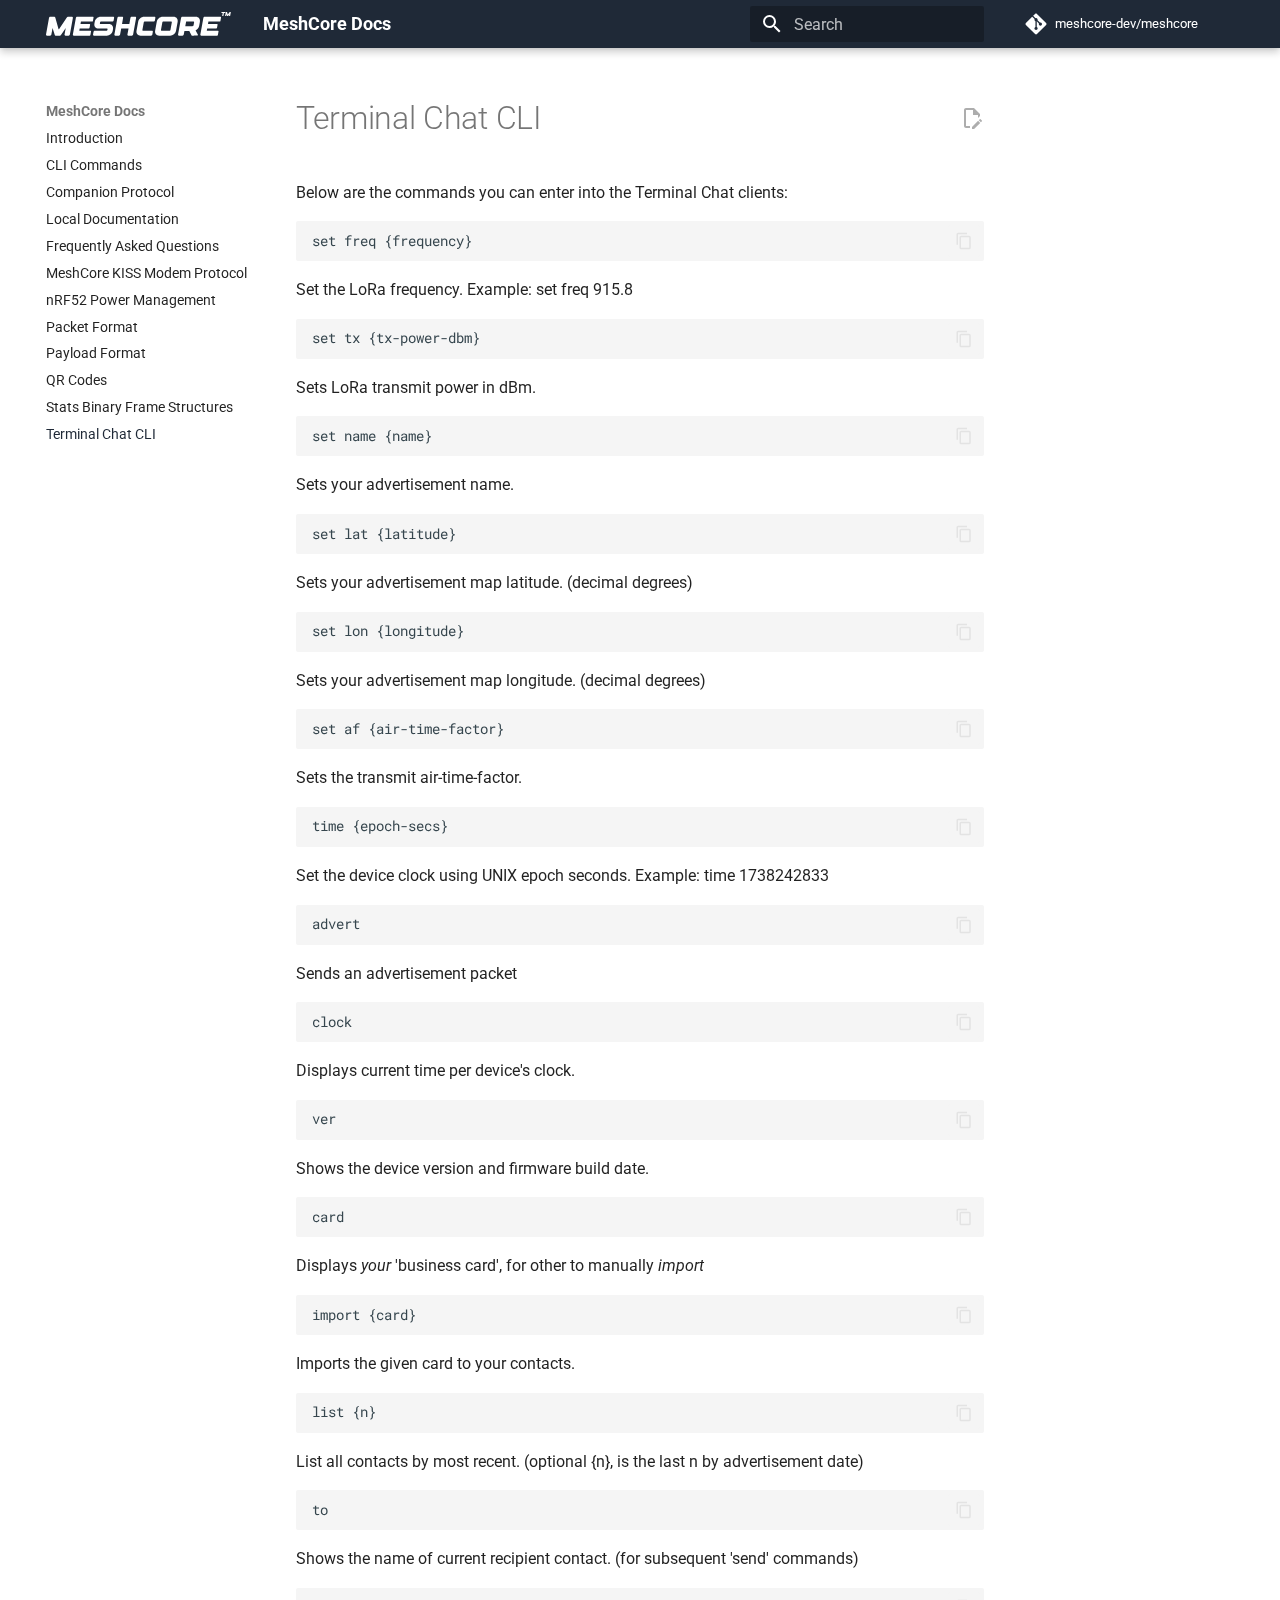
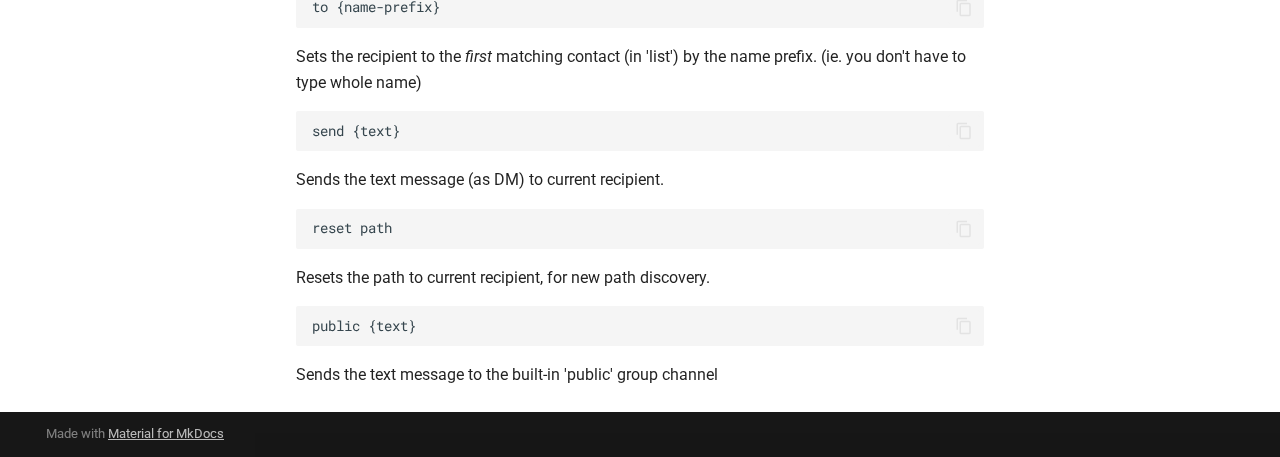
<file: terminal_chat_cli/index.html>
<!doctype html>
<html lang="en" class="no-js">
  <head>
    
      <meta charset="utf-8">
      <meta name="viewport" content="width=device-width,initial-scale=1">
      
        <meta name="description" content="Documentation for the open source MeshCore firmware">
      
      
      
        <link rel="canonical" href="https://meshcore-dev.github.io/meshcore/terminal_chat_cli/">
      
      
        <link rel="prev" href="../stats_binary_frames/">
      
      
      
        
      
      
      <link rel="icon" href="../assets/images/favicon.png">
      <meta name="generator" content="mkdocs-1.6.1, mkdocs-material-9.7.2">
    
    
      
        <title>Terminal Chat CLI - MeshCore Docs</title>
      
    
    
      <link rel="stylesheet" href="../assets/stylesheets/main.484c7ddc.min.css">
      
      


    
    
      
    
    
      
        
        
        <link rel="preconnect" href="https://fonts.gstatic.com" crossorigin>
        <link rel="stylesheet" href="https://fonts.googleapis.com/css?family=Roboto:300,300i,400,400i,700,700i%7CRoboto+Mono:400,400i,700,700i&display=fallback">
        <style>:root{--md-text-font:"Roboto";--md-code-font:"Roboto Mono"}</style>
      
    
    
      <link rel="stylesheet" href="../_stylesheets/extra.css">
    
    <script>__md_scope=new URL("..",location),__md_hash=e=>[...e].reduce(((e,_)=>(e<<5)-e+_.charCodeAt(0)),0),__md_get=(e,_=localStorage,t=__md_scope)=>JSON.parse(_.getItem(t.pathname+"."+e)),__md_set=(e,_,t=localStorage,a=__md_scope)=>{try{t.setItem(a.pathname+"."+e,JSON.stringify(_))}catch(e){}}</script>
    
      

    
    
  </head>
  
  
    <body dir="ltr">
  
    
    <input class="md-toggle" data-md-toggle="drawer" type="checkbox" id="__drawer" autocomplete="off">
    <input class="md-toggle" data-md-toggle="search" type="checkbox" id="__search" autocomplete="off">
    <label class="md-overlay" for="__drawer"></label>
    <div data-md-component="skip">
      
        
        <a href="#terminal-chat-cli" class="md-skip">
          Skip to content
        </a>
      
    </div>
    <div data-md-component="announce">
      
    </div>
    
    
      

  

<header class="md-header md-header--shadow" data-md-component="header">
  <nav class="md-header__inner md-grid" aria-label="Header">
    <a href=".." title="MeshCore Docs" class="md-header__button md-logo" aria-label="MeshCore Docs" data-md-component="logo">
      
  <img src="../_assets/meshcore_tm.svg" alt="logo">

    </a>
    <label class="md-header__button md-icon" for="__drawer">
      
      <svg xmlns="http://www.w3.org/2000/svg" viewBox="0 0 24 24"><path d="M3 6h18v2H3zm0 5h18v2H3zm0 5h18v2H3z"/></svg>
    </label>
    <div class="md-header__title" data-md-component="header-title">
      <div class="md-header__ellipsis">
        <div class="md-header__topic">
          <span class="md-ellipsis">
            MeshCore Docs
          </span>
        </div>
        <div class="md-header__topic" data-md-component="header-topic">
          <span class="md-ellipsis">
            
              Terminal Chat CLI
            
          </span>
        </div>
      </div>
    </div>
    
    
      <script>var palette=__md_get("__palette");if(palette&&palette.color){if("(prefers-color-scheme)"===palette.color.media){var media=matchMedia("(prefers-color-scheme: light)"),input=document.querySelector(media.matches?"[data-md-color-media='(prefers-color-scheme: light)']":"[data-md-color-media='(prefers-color-scheme: dark)']");palette.color.media=input.getAttribute("data-md-color-media"),palette.color.scheme=input.getAttribute("data-md-color-scheme"),palette.color.primary=input.getAttribute("data-md-color-primary"),palette.color.accent=input.getAttribute("data-md-color-accent")}for(var[key,value]of Object.entries(palette.color))document.body.setAttribute("data-md-color-"+key,value)}</script>
    
    
    
      
      
        <label class="md-header__button md-icon" for="__search">
          
          <svg xmlns="http://www.w3.org/2000/svg" viewBox="0 0 24 24"><path d="M9.5 3A6.5 6.5 0 0 1 16 9.5c0 1.61-.59 3.09-1.56 4.23l.27.27h.79l5 5-1.5 1.5-5-5v-.79l-.27-.27A6.52 6.52 0 0 1 9.5 16 6.5 6.5 0 0 1 3 9.5 6.5 6.5 0 0 1 9.5 3m0 2C7 5 5 7 5 9.5S7 14 9.5 14 14 12 14 9.5 12 5 9.5 5"/></svg>
        </label>
        <div class="md-search" data-md-component="search" role="dialog">
  <label class="md-search__overlay" for="__search"></label>
  <div class="md-search__inner" role="search">
    <form class="md-search__form" name="search">
      <input type="text" class="md-search__input" name="query" aria-label="Search" placeholder="Search" autocapitalize="off" autocorrect="off" autocomplete="off" spellcheck="false" data-md-component="search-query" required>
      <label class="md-search__icon md-icon" for="__search">
        
        <svg xmlns="http://www.w3.org/2000/svg" viewBox="0 0 24 24"><path d="M9.5 3A6.5 6.5 0 0 1 16 9.5c0 1.61-.59 3.09-1.56 4.23l.27.27h.79l5 5-1.5 1.5-5-5v-.79l-.27-.27A6.52 6.52 0 0 1 9.5 16 6.5 6.5 0 0 1 3 9.5 6.5 6.5 0 0 1 9.5 3m0 2C7 5 5 7 5 9.5S7 14 9.5 14 14 12 14 9.5 12 5 9.5 5"/></svg>
        
        <svg xmlns="http://www.w3.org/2000/svg" viewBox="0 0 24 24"><path d="M20 11v2H8l5.5 5.5-1.42 1.42L4.16 12l7.92-7.92L13.5 5.5 8 11z"/></svg>
      </label>
      <nav class="md-search__options" aria-label="Search">
        
        <button type="reset" class="md-search__icon md-icon" title="Clear" aria-label="Clear" tabindex="-1">
          
          <svg xmlns="http://www.w3.org/2000/svg" viewBox="0 0 24 24"><path d="M19 6.41 17.59 5 12 10.59 6.41 5 5 6.41 10.59 12 5 17.59 6.41 19 12 13.41 17.59 19 19 17.59 13.41 12z"/></svg>
        </button>
      </nav>
      
        <div class="md-search__suggest" data-md-component="search-suggest"></div>
      
    </form>
    <div class="md-search__output">
      <div class="md-search__scrollwrap" tabindex="0" data-md-scrollfix>
        <div class="md-search-result" data-md-component="search-result">
          <div class="md-search-result__meta">
            Initializing search
          </div>
          <ol class="md-search-result__list" role="presentation"></ol>
        </div>
      </div>
    </div>
  </div>
</div>
      
    
    
      <div class="md-header__source">
        <a href="https://github.com/meshcore-dev/meshcore/" title="Go to repository" class="md-source" data-md-component="source">
  <div class="md-source__icon md-icon">
    
    <svg xmlns="http://www.w3.org/2000/svg" viewBox="0 0 448 512"><!--! Font Awesome Free 7.1.0 by @fontawesome - https://fontawesome.com License - https://fontawesome.com/license/free (Icons: CC BY 4.0, Fonts: SIL OFL 1.1, Code: MIT License) Copyright 2025 Fonticons, Inc.--><path d="M439.6 236.1 244 40.5c-5.4-5.5-12.8-8.5-20.4-8.5s-15 3-20.4 8.4L162.5 81l51.5 51.5c27.1-9.1 52.7 16.8 43.4 43.7l49.7 49.7c34.2-11.8 61.2 31 35.5 56.7-26.5 26.5-70.2-2.9-56-37.3L240.3 199v121.9c25.3 12.5 22.3 41.8 9.1 55-6.4 6.4-15.2 10.1-24.3 10.1s-17.8-3.6-24.3-10.1c-17.6-17.6-11.1-46.9 11.2-56v-123c-20.8-8.5-24.6-30.7-18.6-45L142.6 101 8.5 235.1C3 240.6 0 247.9 0 255.5s3 15 8.5 20.4l195.6 195.7c5.4 5.4 12.7 8.4 20.4 8.4s15-3 20.4-8.4l194.7-194.7c5.4-5.4 8.4-12.8 8.4-20.4s-3-15-8.4-20.4"/></svg>
  </div>
  <div class="md-source__repository">
    meshcore-dev/meshcore
  </div>
</a>
      </div>
    
  </nav>
  
</header>
    
    <div class="md-container" data-md-component="container">
      
      
        
          
        
      
      <main class="md-main" data-md-component="main">
        <div class="md-main__inner md-grid">
          
            
              
              <div class="md-sidebar md-sidebar--primary" data-md-component="sidebar" data-md-type="navigation" >
                <div class="md-sidebar__scrollwrap">
                  <div class="md-sidebar__inner">
                    



<nav class="md-nav md-nav--primary" aria-label="Navigation" data-md-level="0">
  <label class="md-nav__title" for="__drawer">
    <a href=".." title="MeshCore Docs" class="md-nav__button md-logo" aria-label="MeshCore Docs" data-md-component="logo">
      
  <img src="../_assets/meshcore_tm.svg" alt="logo">

    </a>
    MeshCore Docs
  </label>
  
    <div class="md-nav__source">
      <a href="https://github.com/meshcore-dev/meshcore/" title="Go to repository" class="md-source" data-md-component="source">
  <div class="md-source__icon md-icon">
    
    <svg xmlns="http://www.w3.org/2000/svg" viewBox="0 0 448 512"><!--! Font Awesome Free 7.1.0 by @fontawesome - https://fontawesome.com License - https://fontawesome.com/license/free (Icons: CC BY 4.0, Fonts: SIL OFL 1.1, Code: MIT License) Copyright 2025 Fonticons, Inc.--><path d="M439.6 236.1 244 40.5c-5.4-5.5-12.8-8.5-20.4-8.5s-15 3-20.4 8.4L162.5 81l51.5 51.5c27.1-9.1 52.7 16.8 43.4 43.7l49.7 49.7c34.2-11.8 61.2 31 35.5 56.7-26.5 26.5-70.2-2.9-56-37.3L240.3 199v121.9c25.3 12.5 22.3 41.8 9.1 55-6.4 6.4-15.2 10.1-24.3 10.1s-17.8-3.6-24.3-10.1c-17.6-17.6-11.1-46.9 11.2-56v-123c-20.8-8.5-24.6-30.7-18.6-45L142.6 101 8.5 235.1C3 240.6 0 247.9 0 255.5s3 15 8.5 20.4l195.6 195.7c5.4 5.4 12.7 8.4 20.4 8.4s15-3 20.4-8.4l194.7-194.7c5.4-5.4 8.4-12.8 8.4-20.4s-3-15-8.4-20.4"/></svg>
  </div>
  <div class="md-source__repository">
    meshcore-dev/meshcore
  </div>
</a>
    </div>
  
  <ul class="md-nav__list" data-md-scrollfix>
    
      
      
  
  
  
  
    <li class="md-nav__item">
      <a href=".." class="md-nav__link">
        
  
  
  <span class="md-ellipsis">
    
  
    Introduction
  

    
  </span>
  
  

      </a>
    </li>
  

    
      
      
  
  
  
  
    <li class="md-nav__item">
      <a href="../cli_commands/" class="md-nav__link">
        
  
  
  <span class="md-ellipsis">
    
  
    CLI Commands
  

    
  </span>
  
  

      </a>
    </li>
  

    
      
      
  
  
  
  
    <li class="md-nav__item">
      <a href="../companion_protocol/" class="md-nav__link">
        
  
  
  <span class="md-ellipsis">
    
  
    Companion Protocol
  

    
  </span>
  
  

      </a>
    </li>
  

    
      
      
  
  
  
  
    <li class="md-nav__item">
      <a href="../docs/" class="md-nav__link">
        
  
  
  <span class="md-ellipsis">
    
  
    Local Documentation
  

    
  </span>
  
  

      </a>
    </li>
  

    
      
      
  
  
  
  
    <li class="md-nav__item">
      <a href="../faq/" class="md-nav__link">
        
  
  
  <span class="md-ellipsis">
    
  
    Frequently Asked Questions
  

    
  </span>
  
  

      </a>
    </li>
  

    
      
      
  
  
  
  
    <li class="md-nav__item">
      <a href="../kiss_modem_protocol/" class="md-nav__link">
        
  
  
  <span class="md-ellipsis">
    
  
    MeshCore KISS Modem Protocol
  

    
  </span>
  
  

      </a>
    </li>
  

    
      
      
  
  
  
  
    <li class="md-nav__item">
      <a href="../nrf52_power_management/" class="md-nav__link">
        
  
  
  <span class="md-ellipsis">
    
  
    nRF52 Power Management
  

    
  </span>
  
  

      </a>
    </li>
  

    
      
      
  
  
  
  
    <li class="md-nav__item">
      <a href="../packet_format/" class="md-nav__link">
        
  
  
  <span class="md-ellipsis">
    
  
    Packet Format
  

    
  </span>
  
  

      </a>
    </li>
  

    
      
      
  
  
  
  
    <li class="md-nav__item">
      <a href="../payloads/" class="md-nav__link">
        
  
  
  <span class="md-ellipsis">
    
  
    Payload Format
  

    
  </span>
  
  

      </a>
    </li>
  

    
      
      
  
  
  
  
    <li class="md-nav__item">
      <a href="../qr_codes/" class="md-nav__link">
        
  
  
  <span class="md-ellipsis">
    
  
    QR Codes
  

    
  </span>
  
  

      </a>
    </li>
  

    
      
      
  
  
  
  
    <li class="md-nav__item">
      <a href="../stats_binary_frames/" class="md-nav__link">
        
  
  
  <span class="md-ellipsis">
    
  
    Stats Binary Frame Structures
  

    
  </span>
  
  

      </a>
    </li>
  

    
      
      
  
  
    
  
  
  
    <li class="md-nav__item md-nav__item--active">
      
      <input class="md-nav__toggle md-toggle" type="checkbox" id="__toc">
      
      
        
      
      
      <a href="./" class="md-nav__link md-nav__link--active">
        
  
  
  <span class="md-ellipsis">
    
  
    Terminal Chat CLI
  

    
  </span>
  
  

      </a>
      
    </li>
  

    
  </ul>
</nav>
                  </div>
                </div>
              </div>
            
            
              
              <div class="md-sidebar md-sidebar--secondary" data-md-component="sidebar" data-md-type="toc" >
                <div class="md-sidebar__scrollwrap">
                  <div class="md-sidebar__inner">
                    

<nav class="md-nav md-nav--secondary" aria-label="Table of contents">
  
  
  
    
  
  
</nav>
                  </div>
                </div>
              </div>
            
          
          
            <div class="md-content" data-md-component="content">
              
              <article class="md-content__inner md-typeset">
                
                  


  
    <a href="https://github.com/meshcore-dev/meshcore/edit/main/docs/terminal_chat_cli.md" title="Edit this page" class="md-content__button md-icon" rel="edit">
      
      <svg xmlns="http://www.w3.org/2000/svg" viewBox="0 0 24 24"><path d="M10 20H6V4h7v5h5v3.1l2-2V8l-6-6H6c-1.1 0-2 .9-2 2v16c0 1.1.9 2 2 2h4zm10.2-7c.1 0 .3.1.4.2l1.3 1.3c.2.2.2.6 0 .8l-1 1-2.1-2.1 1-1c.1-.1.2-.2.4-.2m0 3.9L14.1 23H12v-2.1l6.1-6.1z"/></svg>
    </a>
  
  


<h1 id="terminal-chat-cli">Terminal Chat CLI</h1>
<p>Below are the commands you can enter into the Terminal Chat clients:</p>
<pre><code>set freq {frequency}
</code></pre>
<p>Set the LoRa frequency. Example:  set freq 915.8</p>
<pre><code>set tx {tx-power-dbm}
</code></pre>
<p>Sets LoRa transmit power in dBm.</p>
<pre><code>set name {name}
</code></pre>
<p>Sets your advertisement name.</p>
<pre><code>set lat {latitude}
</code></pre>
<p>Sets your advertisement map latitude. (decimal degrees)</p>
<pre><code>set lon {longitude}
</code></pre>
<p>Sets your advertisement map longitude. (decimal degrees)</p>
<pre><code>set af {air-time-factor}
</code></pre>
<p>Sets the transmit air-time-factor.</p>
<pre><code>time {epoch-secs}
</code></pre>
<p>Set the device clock using UNIX epoch seconds. Example:  time 1738242833</p>
<pre><code>advert
</code></pre>
<p>Sends an advertisement packet</p>
<pre><code>clock
</code></pre>
<p>Displays current time per device's clock.</p>
<pre><code>ver
</code></pre>
<p>Shows the device version and firmware build date.</p>
<pre><code>card
</code></pre>
<p>Displays <em>your</em> 'business card', for other to manually <em>import</em></p>
<pre><code>import {card}
</code></pre>
<p>Imports the given card to your contacts.</p>
<pre><code>list {n}
</code></pre>
<p>List all contacts by most recent. (optional {n}, is the last n by advertisement date)</p>
<pre><code>to
</code></pre>
<p>Shows the name of current recipient contact. (for subsequent 'send' commands)</p>
<pre><code>to {name-prefix}
</code></pre>
<p>Sets the recipient to the <em>first</em> matching contact (in 'list') by the name prefix. (ie. you don't have to type whole name)</p>
<pre><code>send {text}
</code></pre>
<p>Sends the text message (as DM) to current recipient.</p>
<pre><code>reset path
</code></pre>
<p>Resets the path to current recipient, for new path discovery.</p>
<pre><code>public {text}
</code></pre>
<p>Sends the text message to the built-in 'public' group channel</p>












                
              </article>
            </div>
          
          
<script>var target=document.getElementById(location.hash.slice(1));target&&target.name&&(target.checked=target.name.startsWith("__tabbed_"))</script>
        </div>
        
      </main>
      
        <footer class="md-footer">
  
  <div class="md-footer-meta md-typeset">
    <div class="md-footer-meta__inner md-grid">
      <div class="md-copyright">
  
  
    Made with
    <a href="https://squidfunk.github.io/mkdocs-material/" target="_blank" rel="noopener">
      Material for MkDocs
    </a>
  
</div>
      
    </div>
  </div>
</footer>
      
    </div>
    <div class="md-dialog" data-md-component="dialog">
      <div class="md-dialog__inner md-typeset"></div>
    </div>
    
    
    
      
      
      <script id="__config" type="application/json">{"annotate": null, "base": "..", "features": ["content.action.edit", "content.code.copy", "search.highlight", "search.suggest"], "search": "../assets/javascripts/workers/search.2c215733.min.js", "tags": null, "translations": {"clipboard.copied": "Copied to clipboard", "clipboard.copy": "Copy to clipboard", "search.result.more.one": "1 more on this page", "search.result.more.other": "# more on this page", "search.result.none": "No matching documents", "search.result.one": "1 matching document", "search.result.other": "# matching documents", "search.result.placeholder": "Type to start searching", "search.result.term.missing": "Missing", "select.version": "Select version"}, "version": null}</script>
    
    
      <script src="../assets/javascripts/bundle.79ae519e.min.js"></script>
      
    
  </body>
</html>
</file>
<file: _stylesheets/extra.css>
:root {
    --md-primary-fg-color: #1F2937;
    --md-primary-fg-color--light: #1F2937;
    --md-primary-fg-color--dark: #1F2937;
    --md-accent-fg-color: #1F2937;
}

/* hide git repo version */
.md-source__fact--version {
    display: none;
}

/* underline links */
.md-typeset a {
    text-decoration: underline;
}
</file>
<file: assets/stylesheets/main.484c7ddc.min.css>
@charset "UTF-8";html{-webkit-text-size-adjust:none;-moz-text-size-adjust:none;text-size-adjust:none;box-sizing:border-box}*,:after,:before{box-sizing:inherit}@media (prefers-reduced-motion){*,:after,:before{transition:none!important}}body{margin:0}a,button,input,label{-webkit-tap-highlight-color:transparent}a{color:inherit;text-decoration:none}hr{border:0;box-sizing:initial;display:block;height:.05rem;overflow:visible;padding:0}small{font-size:80%}sub,sup{line-height:1em}img{border-style:none}table{border-collapse:initial;border-spacing:0}td,th{font-weight:400;vertical-align:top}button{background:#0000;border:0;font-family:inherit;font-size:inherit;margin:0;padding:0}input{border:0;outline:none}:root{--md-primary-fg-color:#4051b5;--md-primary-fg-color--light:#5d6cc0;--md-primary-fg-color--dark:#303fa1;--md-primary-bg-color:#fff;--md-primary-bg-color--light:#ffffffb3;--md-accent-fg-color:#526cfe;--md-accent-fg-color--transparent:#526cfe1a;--md-accent-bg-color:#fff;--md-accent-bg-color--light:#ffffffb3}[data-md-color-scheme=default]{color-scheme:light}[data-md-color-scheme=default] img[src$="#gh-dark-mode-only"],[data-md-color-scheme=default] img[src$="#only-dark"]{display:none}:root,[data-md-color-scheme=default]{--md-hue:225deg;--md-default-fg-color:#000000de;--md-default-fg-color--light:#0000008a;--md-default-fg-color--lighter:#00000052;--md-default-fg-color--lightest:#00000012;--md-default-bg-color:#fff;--md-default-bg-color--light:#ffffffb3;--md-default-bg-color--lighter:#ffffff4d;--md-default-bg-color--lightest:#ffffff1f;--md-code-fg-color:#36464e;--md-code-bg-color:#f5f5f5;--md-code-bg-color--light:#f5f5f5b3;--md-code-bg-color--lighter:#f5f5f54d;--md-code-hl-color:#4287ff;--md-code-hl-color--light:#4287ff1a;--md-code-hl-number-color:#d52a2a;--md-code-hl-special-color:#db1457;--md-code-hl-function-color:#a846b9;--md-code-hl-constant-color:#6e59d9;--md-code-hl-keyword-color:#3f6ec6;--md-code-hl-string-color:#1c7d4d;--md-code-hl-name-color:var(--md-code-fg-color);--md-code-hl-operator-color:var(--md-default-fg-color--light);--md-code-hl-punctuation-color:var(--md-default-fg-color--light);--md-code-hl-comment-color:var(--md-default-fg-color--light);--md-code-hl-generic-color:var(--md-default-fg-color--light);--md-code-hl-variable-color:var(--md-default-fg-color--light);--md-typeset-color:var(--md-default-fg-color);--md-typeset-a-color:var(--md-primary-fg-color);--md-typeset-del-color:#f5503d26;--md-typeset-ins-color:#0bd57026;--md-typeset-kbd-color:#fafafa;--md-typeset-kbd-accent-color:#fff;--md-typeset-kbd-border-color:#b8b8b8;--md-typeset-mark-color:#ffff0080;--md-typeset-table-color:#0000001f;--md-typeset-table-color--light:rgba(0,0,0,.035);--md-admonition-fg-color:var(--md-default-fg-color);--md-admonition-bg-color:var(--md-default-bg-color);--md-warning-fg-color:#000000de;--md-warning-bg-color:#ff9;--md-footer-fg-color:#fff;--md-footer-fg-color--light:#ffffffb3;--md-footer-fg-color--lighter:#ffffff73;--md-footer-bg-color:#000000de;--md-footer-bg-color--dark:#00000052;--md-shadow-z1:0 0.2rem 0.5rem #0000000d,0 0 0.05rem #0000001a;--md-shadow-z2:0 0.2rem 0.5rem #0000001a,0 0 0.05rem #00000040;--md-shadow-z3:0 0.2rem 0.5rem #0003,0 0 0.05rem #00000059}.md-icon svg{fill:currentcolor;display:block;height:1.2rem;width:1.2rem}body{-webkit-font-smoothing:antialiased;-moz-osx-font-smoothing:grayscale;--md-text-font-family:var(--md-text-font,_),-apple-system,BlinkMacSystemFont,Helvetica,Arial,sans-serif;--md-code-font-family:var(--md-code-font,_),SFMono-Regular,Consolas,Menlo,monospace}aside,body,input{font-feature-settings:"kern","liga";color:var(--md-typeset-color);font-family:var(--md-text-font-family)}code,kbd,pre{font-feature-settings:"kern";font-family:var(--md-code-font-family)}:root{--md-typeset-table-sort-icon:url('data:image/svg+xml;charset=utf-8,<svg xmlns="http://www.w3.org/2000/svg" viewBox="0 0 24 24"><path d="m18 21-4-4h3V7h-3l4-4 4 4h-3v10h3M2 19v-2h10v2M2 13v-2h7v2M2 7V5h4v2z"/></svg>');--md-typeset-table-sort-icon--asc:url('data:image/svg+xml;charset=utf-8,<svg xmlns="http://www.w3.org/2000/svg" viewBox="0 0 24 24"><path d="M19 17h3l-4 4-4-4h3V3h2M2 17h10v2H2M6 5v2H2V5m0 6h7v2H2z"/></svg>');--md-typeset-table-sort-icon--desc:url('data:image/svg+xml;charset=utf-8,<svg xmlns="http://www.w3.org/2000/svg" viewBox="0 0 24 24"><path d="M19 7h3l-4-4-4 4h3v14h2M2 17h10v2H2M6 5v2H2V5m0 6h7v2H2z"/></svg>')}.md-typeset{-webkit-print-color-adjust:exact;color-adjust:exact;font-size:.8rem;line-height:1.6;overflow-wrap:break-word}@media print{.md-typeset{font-size:.68rem}}.md-typeset blockquote,.md-typeset dl,.md-typeset figure,.md-typeset ol,.md-typeset pre,.md-typeset ul{margin-bottom:1em;margin-top:1em}.md-typeset h1{color:var(--md-default-fg-color--light);font-size:2em;line-height:1.3;margin:0 0 1.25em}.md-typeset h1,.md-typeset h2{font-weight:300;letter-spacing:-.01em}.md-typeset h2{font-size:1.5625em;line-height:1.4;margin:1.6em 0 .64em}.md-typeset h3{font-size:1.25em;font-weight:400;letter-spacing:-.01em;line-height:1.5;margin:1.6em 0 .8em}.md-typeset h2+h3{margin-top:.8em}.md-typeset h4{font-weight:700;letter-spacing:-.01em;margin:1em 0}.md-typeset h5,.md-typeset h6{color:var(--md-default-fg-color--light);font-size:.8em;font-weight:700;letter-spacing:-.01em;margin:1.25em 0}.md-typeset h5{text-transform:uppercase}.md-typeset h5 code{text-transform:none}.md-typeset hr{border-bottom:.05rem solid var(--md-default-fg-color--lightest);display:flow-root;margin:1.5em 0}.md-typeset a{color:var(--md-typeset-a-color);word-break:break-word}.md-typeset a,.md-typeset a:before{transition:color 125ms}.md-typeset a:focus,.md-typeset a:hover{color:var(--md-accent-fg-color)}.md-typeset a:focus code,.md-typeset a:hover code{background-color:var(--md-accent-fg-color--transparent);color:var(--md-accent-fg-color)}.md-typeset a code{color:var(--md-typeset-a-color)}.md-typeset a.focus-visible{outline-color:var(--md-accent-fg-color);outline-offset:.2rem}.md-typeset code,.md-typeset kbd,.md-typeset pre{color:var(--md-code-fg-color);direction:ltr;font-variant-ligatures:none;transition:background-color 125ms}@media print{.md-typeset code,.md-typeset kbd,.md-typeset pre{white-space:pre-wrap}}.md-typeset code{background-color:var(--md-code-bg-color);border-radius:.1rem;-webkit-box-decoration-break:clone;box-decoration-break:clone;font-size:.85em;padding:0 .2941176471em;transition:color 125ms,background-color 125ms;word-break:break-word}.md-typeset code:not(.focus-visible){-webkit-tap-highlight-color:transparent;outline:none}.md-typeset pre{display:flow-root;line-height:1.4;position:relative}.md-typeset pre>code{-webkit-box-decoration-break:slice;box-decoration-break:slice;box-shadow:none;display:block;margin:0;outline-color:var(--md-accent-fg-color);overflow:auto;padding:.7720588235em 1.1764705882em;scrollbar-color:var(--md-default-fg-color--lighter) #0000;scrollbar-width:thin;touch-action:auto;word-break:normal}.md-typeset pre>code:hover{scrollbar-color:var(--md-accent-fg-color) #0000}.md-typeset pre>code::-webkit-scrollbar{height:.2rem;width:.2rem}.md-typeset pre>code::-webkit-scrollbar-thumb{background-color:var(--md-default-fg-color--lighter)}.md-typeset pre>code::-webkit-scrollbar-thumb:hover{background-color:var(--md-accent-fg-color)}.md-typeset kbd{background-color:var(--md-typeset-kbd-color);border-radius:.1rem;box-shadow:0 .1rem 0 .05rem var(--md-typeset-kbd-border-color),0 .1rem 0 var(--md-typeset-kbd-border-color),0 -.1rem .2rem var(--md-typeset-kbd-accent-color) inset;color:var(--md-default-fg-color);display:inline-block;font-size:.75em;padding:0 .6666666667em;vertical-align:text-top;word-break:break-word}.md-typeset mark{background-color:var(--md-typeset-mark-color);-webkit-box-decoration-break:clone;box-decoration-break:clone;color:inherit;word-break:break-word}.md-typeset abbr{cursor:help;text-decoration:none}.md-typeset [data-preview],.md-typeset abbr{border-bottom:.05rem dotted var(--md-default-fg-color--light)}.md-typeset small{opacity:.75}[dir=ltr] .md-typeset sub,[dir=ltr] .md-typeset sup{margin-left:.078125em}[dir=rtl] .md-typeset sub,[dir=rtl] .md-typeset sup{margin-right:.078125em}[dir=ltr] .md-typeset blockquote{padding-left:.6rem}[dir=rtl] .md-typeset blockquote{padding-right:.6rem}[dir=ltr] .md-typeset blockquote{border-left:.2rem solid var(--md-default-fg-color--lighter)}[dir=rtl] .md-typeset blockquote{border-right:.2rem solid var(--md-default-fg-color--lighter)}.md-typeset blockquote{color:var(--md-default-fg-color--light);margin-left:0;margin-right:0}.md-typeset ul{list-style-type:disc}.md-typeset ul[type]{list-style-type:revert-layer}[dir=ltr] .md-typeset ol,[dir=ltr] .md-typeset ul{margin-left:.625em}[dir=rtl] .md-typeset ol,[dir=rtl] .md-typeset ul{margin-right:.625em}.md-typeset ol,.md-typeset ul{padding:0}.md-typeset ol:not([hidden]),.md-typeset ul:not([hidden]){display:flow-root}.md-typeset ol ol,.md-typeset ul ol{list-style-type:lower-alpha}.md-typeset ol ol ol,.md-typeset ul ol ol{list-style-type:lower-roman}.md-typeset ol ol ol ol,.md-typeset ul ol ol ol{list-style-type:upper-alpha}.md-typeset ol ol ol ol ol,.md-typeset ul ol ol ol ol{list-style-type:upper-roman}.md-typeset ol[type],.md-typeset ul[type]{list-style-type:revert-layer}[dir=ltr] .md-typeset ol li,[dir=ltr] .md-typeset ul li{margin-left:1.25em}[dir=rtl] .md-typeset ol li,[dir=rtl] .md-typeset ul li{margin-right:1.25em}.md-typeset ol li,.md-typeset ul li{margin-bottom:.5em}.md-typeset ol li blockquote,.md-typeset ol li p,.md-typeset ul li blockquote,.md-typeset ul li p{margin:.5em 0}.md-typeset ol li:last-child,.md-typeset ul li:last-child{margin-bottom:0}[dir=ltr] .md-typeset ol li ol,[dir=ltr] .md-typeset ol li ul,[dir=ltr] .md-typeset ul li ol,[dir=ltr] .md-typeset ul li ul{margin-left:.625em}[dir=rtl] .md-typeset ol li ol,[dir=rtl] .md-typeset ol li ul,[dir=rtl] .md-typeset ul li ol,[dir=rtl] .md-typeset ul li ul{margin-right:.625em}.md-typeset ol li ol,.md-typeset ol li ul,.md-typeset ul li ol,.md-typeset ul li ul{margin-bottom:.5em;margin-top:.5em}[dir=ltr] .md-typeset dd{margin-left:1.875em}[dir=rtl] .md-typeset dd{margin-right:1.875em}.md-typeset dd{margin-bottom:1.5em;margin-top:1em}.md-typeset img,.md-typeset svg,.md-typeset video{height:auto;max-width:100%}.md-typeset img[align=left]{margin:1em 1em 1em 0}.md-typeset img[align=right]{margin:1em 0 1em 1em}.md-typeset img[align]:only-child{margin-top:0}.md-typeset figure{display:flow-root;margin:1em auto;max-width:100%;text-align:center;width:fit-content}.md-typeset figure img{display:block;margin:0 auto}.md-typeset figcaption{font-style:italic;margin:1em auto;max-width:24rem}.md-typeset iframe{max-width:100%}.md-typeset table:not([class]){background-color:var(--md-default-bg-color);border:.05rem solid var(--md-typeset-table-color);border-radius:.1rem;display:inline-block;font-size:.64rem;max-width:100%;overflow:auto;touch-action:auto}@media print{.md-typeset table:not([class]){display:table}}.md-typeset table:not([class])+*{margin-top:1.5em}.md-typeset table:not([class]) td>:first-child,.md-typeset table:not([class]) th>:first-child{margin-top:0}.md-typeset table:not([class]) td>:last-child,.md-typeset table:not([class]) th>:last-child{margin-bottom:0}.md-typeset table:not([class]) td:not([align]),.md-typeset table:not([class]) th:not([align]){text-align:left}[dir=rtl] .md-typeset table:not([class]) td:not([align]),[dir=rtl] .md-typeset table:not([class]) th:not([align]){text-align:right}.md-typeset table:not([class]) th{font-weight:700;min-width:5rem;padding:.9375em 1.25em;vertical-align:top}.md-typeset table:not([class]) td{border-top:.05rem solid var(--md-typeset-table-color);padding:.9375em 1.25em;vertical-align:top}.md-typeset table:not([class]) tbody tr{transition:background-color 125ms}.md-typeset table:not([class]) tbody tr:hover{background-color:var(--md-typeset-table-color--light);box-shadow:0 .05rem 0 var(--md-default-bg-color) inset}.md-typeset table:not([class]) a{word-break:normal}.md-typeset table th[role=columnheader]{cursor:pointer}[dir=ltr] .md-typeset table th[role=columnheader]:after{margin-left:.5em}[dir=rtl] .md-typeset table th[role=columnheader]:after{margin-right:.5em}.md-typeset table th[role=columnheader]:after{content:"";display:inline-block;height:1.2em;-webkit-mask-image:var(--md-typeset-table-sort-icon);mask-image:var(--md-typeset-table-sort-icon);-webkit-mask-repeat:no-repeat;mask-repeat:no-repeat;-webkit-mask-size:contain;mask-size:contain;transition:background-color 125ms;vertical-align:text-bottom;width:1.2em}.md-typeset table th[role=columnheader]:hover:after{background-color:var(--md-default-fg-color--lighter)}.md-typeset table th[role=columnheader][aria-sort=ascending]:after{background-color:var(--md-default-fg-color--light);-webkit-mask-image:var(--md-typeset-table-sort-icon--asc);mask-image:var(--md-typeset-table-sort-icon--asc)}.md-typeset table th[role=columnheader][aria-sort=descending]:after{background-color:var(--md-default-fg-color--light);-webkit-mask-image:var(--md-typeset-table-sort-icon--desc);mask-image:var(--md-typeset-table-sort-icon--desc)}.md-typeset__scrollwrap{margin:1em -.8rem;overflow-x:auto;touch-action:auto}.md-typeset__table{display:inline-block;margin-bottom:.5em;padding:0 .8rem}@media print{.md-typeset__table{display:block}}html .md-typeset__table table{display:table;margin:0;overflow:hidden;width:100%}@media screen and (max-width:44.984375em){.md-content__inner>pre{margin:1em -.8rem}.md-content__inner>pre code{border-radius:0}}.md-typeset .md-author{border-radius:100%;display:block;flex-shrink:0;height:1.6rem;overflow:hidden;position:relative;transition:color 125ms,transform 125ms;width:1.6rem}.md-typeset .md-author img{display:block}.md-typeset .md-author--more{background:var(--md-default-fg-color--lightest);color:var(--md-default-fg-color--lighter);font-size:.6rem;font-weight:700;line-height:1.6rem;text-align:center}.md-typeset .md-author--long{height:2.4rem;width:2.4rem}.md-typeset a.md-author{transform:scale(1)}.md-typeset a.md-author img{border-radius:100%;filter:grayscale(100%) opacity(75%);transition:filter 125ms}.md-typeset a.md-author:focus,.md-typeset a.md-author:hover{transform:scale(1.1);z-index:1}.md-typeset a.md-author:focus img,.md-typeset a.md-author:hover img{filter:grayscale(0)}.md-banner{background-color:var(--md-footer-bg-color);color:var(--md-footer-fg-color);overflow:auto}@media print{.md-banner{display:none}}.md-banner--warning{background-color:var(--md-warning-bg-color);color:var(--md-warning-fg-color)}.md-banner__inner{font-size:.7rem;margin:.6rem auto;padding:0 .8rem}[dir=ltr] .md-banner__button{float:right}[dir=rtl] .md-banner__button{float:left}.md-banner__button{color:inherit;cursor:pointer;transition:opacity .25s}.no-js .md-banner__button{display:none}.md-banner__button:hover{opacity:.7}html{font-size:125%;height:100%;overflow-x:hidden}@media screen and (min-width:100em){html{font-size:137.5%}}@media screen and (min-width:125em){html{font-size:150%}}body{background-color:var(--md-default-bg-color);display:flex;flex-direction:column;font-size:.5rem;min-height:100%;position:relative;width:100%}@media print{body{display:block}}@media screen and (max-width:59.984375em){body[data-md-scrolllock]{position:fixed}}.md-grid{margin-left:auto;margin-right:auto;max-width:61rem}.md-container{display:flex;flex-direction:column;flex-grow:1}@media print{.md-container{display:block}}.md-main{flex-grow:1}.md-main__inner{display:flex;height:100%;margin-top:1.5rem}.md-ellipsis{overflow:hidden;text-overflow:ellipsis}.md-toggle{display:none}.md-option{height:0;opacity:0;position:absolute;width:0}.md-option:checked+label:not([hidden]){display:block}.md-option.focus-visible+label{outline-color:var(--md-accent-fg-color);outline-style:auto}.md-skip{background-color:var(--md-default-fg-color);border-radius:.1rem;color:var(--md-default-bg-color);font-size:.64rem;margin:.5rem;opacity:0;outline-color:var(--md-accent-fg-color);padding:.3rem .5rem;position:fixed;transform:translateY(.4rem);z-index:-1}.md-skip:focus{opacity:1;transform:translateY(0);transition:transform .25s cubic-bezier(.4,0,.2,1),opacity 175ms 75ms;z-index:10}@page{margin:25mm}:root{--md-clipboard-icon:url('data:image/svg+xml;charset=utf-8,<svg xmlns="http://www.w3.org/2000/svg" viewBox="0 0 24 24"><path d="M19 21H8V7h11m0-2H8a2 2 0 0 0-2 2v14a2 2 0 0 0 2 2h11a2 2 0 0 0 2-2V7a2 2 0 0 0-2-2m-3-4H4a2 2 0 0 0-2 2v14h2V3h12z"/></svg>')}.md-clipboard{border-radius:.1rem;color:var(--md-default-fg-color--lightest);cursor:pointer;height:1.5em;outline-color:var(--md-accent-fg-color);outline-offset:.1rem;transition:color .25s;width:1.5em;z-index:1}@media print{.md-clipboard{display:none}}.md-clipboard:not(.focus-visible){-webkit-tap-highlight-color:transparent;outline:none}:hover>.md-clipboard{color:var(--md-default-fg-color--light)}.md-clipboard:focus,.md-clipboard:hover{color:var(--md-accent-fg-color)}.md-clipboard:after{background-color:currentcolor;content:"";display:block;height:1.125em;margin:0 auto;-webkit-mask-image:var(--md-clipboard-icon);mask-image:var(--md-clipboard-icon);-webkit-mask-position:center;mask-position:center;-webkit-mask-repeat:no-repeat;mask-repeat:no-repeat;-webkit-mask-size:contain;mask-size:contain;width:1.125em}.md-clipboard--inline{cursor:pointer}.md-clipboard--inline code{transition:color .25s,background-color .25s}.md-clipboard--inline:focus code,.md-clipboard--inline:hover code{background-color:var(--md-accent-fg-color--transparent);color:var(--md-accent-fg-color)}:root{--md-code-select-icon:url('data:image/svg+xml;charset=utf-8,<svg xmlns="http://www.w3.org/2000/svg" viewBox="0 0 24 24"><path d="M19 19h-4v2h4c1.1 0 2-.9 2-2v-4h-2m0-12h-4v2h4v4h2V5c0-1.1-.9-2-2-2M5 5h4V3H5c-1.1 0-2 .9-2 2v4h2m0 6H3v4c0 1.1.9 2 2 2h4v-2H5zm2-4h2v2H7zm4 0h2v2h-2zm4 0h2v2h-2zM7 7h2v2H7zm4 0h2v2h-2zm4 0h2v2h-2zm-8 8h2v2H7zm4 0h2v2h-2zm4 0h2v2h-2z"/></svg>');--md-code-copy-icon:url('data:image/svg+xml;charset=utf-8,<svg xmlns="http://www.w3.org/2000/svg" viewBox="0 0 24 24"><path d="M19 21H8V7h11m0-2H8a2 2 0 0 0-2 2v14a2 2 0 0 0 2 2h11a2 2 0 0 0 2-2V7a2 2 0 0 0-2-2m-3-4H4a2 2 0 0 0-2 2v14h2V3h12z"/></svg>')}.md-typeset .md-code__content{display:grid}.md-code__nav{background-color:var(--md-code-bg-color--lighter);border-radius:.1rem;display:flex;gap:.2rem;padding:.2rem;position:absolute;right:.25em;top:.25em;transition:background-color .25s;z-index:1}:hover>.md-code__nav{background-color:var(--md-code-bg-color--light)}.md-code__button{color:var(--md-default-fg-color--lightest);cursor:pointer;display:block;height:1.5em;outline-color:var(--md-accent-fg-color);outline-offset:.1rem;transition:color .25s;width:1.5em}:hover>*>.md-code__button{color:var(--md-default-fg-color--light)}.md-code__button.focus-visible,.md-code__button:hover{color:var(--md-accent-fg-color)}.md-code__button--active{color:var(--md-default-fg-color)!important}.md-code__button:after{background-color:currentcolor;content:"";display:block;height:1.125em;margin:0 auto;-webkit-mask-position:center;mask-position:center;-webkit-mask-repeat:no-repeat;mask-repeat:no-repeat;-webkit-mask-size:contain;mask-size:contain;width:1.125em}.md-code__button[data-md-type=select]:after{-webkit-mask-image:var(--md-code-select-icon);mask-image:var(--md-code-select-icon)}.md-code__button[data-md-type=copy]:after{-webkit-mask-image:var(--md-code-copy-icon);mask-image:var(--md-code-copy-icon)}@keyframes consent{0%{opacity:0;transform:translateY(100%)}to{opacity:1;transform:translateY(0)}}@keyframes overlay{0%{opacity:0}to{opacity:1}}.md-consent__overlay{animation:overlay .25s both;-webkit-backdrop-filter:blur(.1rem);backdrop-filter:blur(.1rem);background-color:#0000008a;height:100%;opacity:1;position:fixed;top:0;width:100%;z-index:5}.md-consent__inner{animation:consent .5s cubic-bezier(.1,.7,.1,1) both;background-color:var(--md-default-bg-color);border:0;border-radius:.1rem;bottom:0;box-shadow:0 0 .2rem #0000001a,0 .2rem .4rem #0003;max-height:100%;overflow:auto;padding:0;position:fixed;width:100%;z-index:5}.md-consent__form{padding:.8rem}.md-consent__settings{display:none;margin:1em 0}input:checked+.md-consent__settings{display:block}.md-consent__controls{margin-bottom:.8rem}.md-typeset .md-consent__controls .md-button{display:inline}@media screen and (max-width:44.984375em){.md-typeset .md-consent__controls .md-button{display:block;margin-top:.4rem;text-align:center;width:100%}}.md-consent label{cursor:pointer}.md-content{flex-grow:1;min-width:0}.md-content__inner{margin:0 .8rem 1.2rem;padding-top:.6rem}@media screen and (min-width:76.25em){[dir=ltr] .md-sidebar--primary:not([hidden])~.md-content>.md-content__inner{margin-left:1.2rem}[dir=ltr] .md-sidebar--secondary:not([hidden])~.md-content>.md-content__inner,[dir=rtl] .md-sidebar--primary:not([hidden])~.md-content>.md-content__inner{margin-right:1.2rem}[dir=rtl] .md-sidebar--secondary:not([hidden])~.md-content>.md-content__inner{margin-left:1.2rem}}.md-content__inner:before{content:"";display:block;height:.4rem}.md-content__inner>:last-child{margin-bottom:0}[dir=ltr] .md-content__button{float:right}[dir=rtl] .md-content__button{float:left}[dir=ltr] .md-content__button{margin-left:.4rem}[dir=rtl] .md-content__button{margin-right:.4rem}.md-content__button{margin:.4rem 0;padding:0}@media print{.md-content__button{display:none}}.md-typeset .md-content__button{color:var(--md-default-fg-color--lighter)}.md-content__button svg{display:inline;vertical-align:top}[dir=rtl] .md-content__button svg{transform:scaleX(-1)}[dir=ltr] .md-dialog{right:.8rem}[dir=rtl] .md-dialog{left:.8rem}.md-dialog{background-color:var(--md-default-fg-color);border-radius:.1rem;bottom:.8rem;box-shadow:var(--md-shadow-z3);min-width:11.1rem;opacity:0;padding:.4rem .6rem;pointer-events:none;position:fixed;transform:translateY(100%);transition:transform 0ms .4s,opacity .4s;z-index:4}@media print{.md-dialog{display:none}}.md-dialog--active{opacity:1;pointer-events:auto;transform:translateY(0);transition:transform .4s cubic-bezier(.075,.85,.175,1),opacity .4s}.md-dialog__inner{color:var(--md-default-bg-color);font-size:.7rem}.md-feedback{margin:2em 0 1em;text-align:center}.md-feedback fieldset{border:none;margin:0;padding:0}.md-feedback__title{font-weight:700;margin:1em auto}.md-feedback__inner{position:relative}.md-feedback__list{display:flex;flex-wrap:wrap;place-content:baseline center;position:relative}.md-feedback__list:hover .md-icon:not(:disabled){color:var(--md-default-fg-color--lighter)}:disabled .md-feedback__list{min-height:1.8rem}.md-feedback__icon{color:var(--md-default-fg-color--light);cursor:pointer;flex-shrink:0;margin:0 .1rem;transition:color 125ms}.md-feedback__icon:not(:disabled).md-icon:hover{color:var(--md-accent-fg-color)}.md-feedback__icon:disabled{color:var(--md-default-fg-color--lightest);pointer-events:none}.md-feedback__note{opacity:0;position:relative;transform:translateY(.4rem);transition:transform .4s cubic-bezier(.1,.7,.1,1),opacity .15s}.md-feedback__note>*{margin:0 auto;max-width:16rem}:disabled .md-feedback__note{opacity:1;transform:translateY(0)}@media print{.md-feedback{display:none}}.md-footer{background-color:var(--md-footer-bg-color);color:var(--md-footer-fg-color)}@media print{.md-footer{display:none}}.md-footer__inner{justify-content:space-between;overflow:auto;padding:.2rem}.md-footer__inner:not([hidden]){display:flex}.md-footer__link{align-items:end;display:flex;flex-grow:0.01;margin-bottom:.4rem;margin-top:1rem;max-width:100%;outline-color:var(--md-accent-fg-color);overflow:hidden;transition:opacity .25s}.md-footer__link:focus,.md-footer__link:hover{opacity:.7}[dir=rtl] .md-footer__link svg{transform:scaleX(-1)}@media screen and (max-width:44.984375em){.md-footer__link--prev{flex-shrink:0}.md-footer__link--prev .md-footer__title{display:none}}[dir=ltr] .md-footer__link--next{margin-left:auto}[dir=rtl] .md-footer__link--next{margin-right:auto}.md-footer__link--next{text-align:right}[dir=rtl] .md-footer__link--next{text-align:left}.md-footer__title{flex-grow:1;font-size:.9rem;margin-bottom:.7rem;max-width:calc(100% - 2.4rem);padding:0 1rem;white-space:nowrap}.md-footer__button{margin:.2rem;padding:.4rem}.md-footer__direction{font-size:.64rem;opacity:.7}.md-footer-meta{background-color:var(--md-footer-bg-color--dark)}.md-footer-meta__inner{display:flex;flex-wrap:wrap;justify-content:space-between;padding:.2rem}html .md-footer-meta.md-typeset a{color:var(--md-footer-fg-color--light)}html .md-footer-meta.md-typeset a:focus,html .md-footer-meta.md-typeset a:hover{color:var(--md-footer-fg-color)}.md-copyright{color:var(--md-footer-fg-color--lighter);font-size:.64rem;margin:auto .6rem;padding:.4rem 0;width:100%}@media screen and (min-width:45em){.md-copyright{width:auto}}.md-copyright__highlight{color:var(--md-footer-fg-color--light)}.md-social{display:inline-flex;gap:.2rem;margin:0 .4rem;padding:.2rem 0 .6rem}@media screen and (min-width:45em){.md-social{padding:.6rem 0}}.md-social__link{display:inline-block;height:1.6rem;text-align:center;width:1.6rem}.md-social__link:before{line-height:1.9}.md-social__link svg{fill:currentcolor;max-height:.8rem;vertical-align:-25%}.md-typeset .md-button{border:.1rem solid;border-radius:.1rem;color:var(--md-primary-fg-color);cursor:pointer;display:inline-block;font-weight:700;padding:.625em 2em;transition:color 125ms,background-color 125ms,border-color 125ms}.md-typeset .md-button--primary{background-color:var(--md-primary-fg-color);border-color:var(--md-primary-fg-color);color:var(--md-primary-bg-color)}.md-typeset .md-button:focus,.md-typeset .md-button:hover{background-color:var(--md-accent-fg-color);border-color:var(--md-accent-fg-color);color:var(--md-accent-bg-color)}[dir=ltr] .md-typeset .md-input{border-top-left-radius:.1rem}[dir=ltr] .md-typeset .md-input,[dir=rtl] .md-typeset .md-input{border-top-right-radius:.1rem}[dir=rtl] .md-typeset .md-input{border-top-left-radius:.1rem}.md-typeset .md-input{border-bottom:.1rem solid var(--md-default-fg-color--lighter);box-shadow:var(--md-shadow-z1);font-size:.8rem;height:1.8rem;padding:0 .6rem;transition:border .25s,box-shadow .25s}.md-typeset .md-input:focus,.md-typeset .md-input:hover{border-bottom-color:var(--md-accent-fg-color);box-shadow:var(--md-shadow-z2)}.md-typeset .md-input--stretch{width:100%}.md-header{background-color:var(--md-primary-fg-color);box-shadow:0 0 .2rem #0000,0 .2rem .4rem #0000;color:var(--md-primary-bg-color);display:block;left:0;position:sticky;right:0;top:0;z-index:4}@media print{.md-header{display:none}}.md-header[hidden]{transform:translateY(-100%);transition:transform .25s cubic-bezier(.8,0,.6,1),box-shadow .25s}.md-header--shadow{box-shadow:0 0 .2rem #0000001a,0 .2rem .4rem #0003;transition:transform .25s cubic-bezier(.1,.7,.1,1),box-shadow .25s}.md-header__inner{align-items:center;display:flex;padding:0 .2rem}.md-header__button{color:currentcolor;cursor:pointer;margin:.2rem;outline-color:var(--md-accent-fg-color);padding:.4rem;position:relative;transition:opacity .25s;vertical-align:middle;z-index:1}.md-header__button:hover{opacity:.7}.md-header__button:not([hidden]){display:inline-block}.md-header__button:not(.focus-visible){-webkit-tap-highlight-color:transparent;outline:none}.md-header__button.md-logo{margin:.2rem;padding:.4rem}@media screen and (max-width:76.234375em){.md-header__button.md-logo{display:none}}.md-header__button.md-logo img,.md-header__button.md-logo svg{fill:currentcolor;display:block;height:1.2rem;width:auto}@media screen and (min-width:60em){.md-header__button[for=__search]{display:none}}.no-js .md-header__button[for=__search]{display:none}[dir=rtl] .md-header__button[for=__search] svg{transform:scaleX(-1)}@media screen and (min-width:76.25em){.md-header__button[for=__drawer]{display:none}}.md-header__topic{display:flex;max-width:100%;position:absolute;transition:transform .4s cubic-bezier(.1,.7,.1,1),opacity .15s;white-space:nowrap}.md-header__topic+.md-header__topic{opacity:0;pointer-events:none;transform:translateX(1.25rem);transition:transform .4s cubic-bezier(1,.7,.1,.1),opacity .15s;z-index:-1}[dir=rtl] .md-header__topic+.md-header__topic{transform:translateX(-1.25rem)}.md-header__topic:first-child{font-weight:700}[dir=ltr] .md-header__title{margin-left:1rem;margin-right:.4rem}[dir=rtl] .md-header__title{margin-left:.4rem;margin-right:1rem}.md-header__title{flex-grow:1;font-size:.9rem;height:2.4rem;line-height:2.4rem}.md-header__title--active .md-header__topic{opacity:0;pointer-events:none;transform:translateX(-1.25rem);transition:transform .4s cubic-bezier(1,.7,.1,.1),opacity .15s;z-index:-1}[dir=rtl] .md-header__title--active .md-header__topic{transform:translateX(1.25rem)}.md-header__title--active .md-header__topic+.md-header__topic{opacity:1;pointer-events:auto;transform:translateX(0);transition:transform .4s cubic-bezier(.1,.7,.1,1),opacity .15s;z-index:0}.md-header__title>.md-header__ellipsis{height:100%;position:relative;width:100%}.md-header__option{display:flex;flex-shrink:0;max-width:100%;transition:max-width 0ms .25s,opacity .25s .25s;white-space:nowrap}[data-md-toggle=search]:checked~.md-header .md-header__option{max-width:0;opacity:0;transition:max-width 0ms,opacity 0ms}.md-header__option>input{bottom:0}.md-header__source{display:none}@media screen and (min-width:60em){[dir=ltr] .md-header__source{margin-left:1rem}[dir=rtl] .md-header__source{margin-right:1rem}.md-header__source{display:block;max-width:11.7rem;width:11.7rem}}@media screen and (min-width:76.25em){[dir=ltr] .md-header__source{margin-left:1.4rem}[dir=rtl] .md-header__source{margin-right:1.4rem}}.md-meta{color:var(--md-default-fg-color--light);font-size:.7rem;line-height:1.3}.md-meta__list{display:inline-flex;flex-wrap:wrap;list-style:none;margin:0;padding:0}.md-meta__item:not(:last-child):after{content:"·";margin-left:.2rem;margin-right:.2rem}.md-meta__link{color:var(--md-typeset-a-color)}.md-meta__link:focus,.md-meta__link:hover{color:var(--md-accent-fg-color)}.md-draft{background-color:#ff1744;border-radius:.125em;color:#fff;display:inline-block;font-weight:700;padding-left:.5714285714em;padding-right:.5714285714em}:root{--md-nav-icon--prev:url('data:image/svg+xml;charset=utf-8,<svg xmlns="http://www.w3.org/2000/svg" viewBox="0 0 24 24"><path d="M20 11v2H8l5.5 5.5-1.42 1.42L4.16 12l7.92-7.92L13.5 5.5 8 11z"/></svg>');--md-nav-icon--next:url('data:image/svg+xml;charset=utf-8,<svg xmlns="http://www.w3.org/2000/svg" viewBox="0 0 24 24"><path d="M8.59 16.58 13.17 12 8.59 7.41 10 6l6 6-6 6z"/></svg>');--md-toc-icon:url('data:image/svg+xml;charset=utf-8,<svg xmlns="http://www.w3.org/2000/svg" viewBox="0 0 24 24"><path d="M3 9h14V7H3zm0 4h14v-2H3zm0 4h14v-2H3zm16 0h2v-2h-2zm0-10v2h2V7zm0 6h2v-2h-2z"/></svg>')}.md-nav{font-size:.7rem;line-height:1.3}.md-nav__title{color:var(--md-default-fg-color--light);display:block;font-weight:700;overflow:hidden;padding:0 .6rem;text-overflow:ellipsis}.md-nav__title .md-nav__button{display:none}.md-nav__title .md-nav__button img{height:100%;width:auto}.md-nav__title .md-nav__button.md-logo img,.md-nav__title .md-nav__button.md-logo svg{fill:currentcolor;display:block;height:2.4rem;max-width:100%;object-fit:contain;width:auto}.md-nav__list{list-style:none;margin:0;padding:0}.md-nav__link{align-items:flex-start;display:flex;gap:.4rem;margin-top:.625em;scroll-snap-align:start;transition:color 125ms}.md-nav__link--passed,.md-nav__link--passed code{color:var(--md-default-fg-color--light)}.md-nav__item .md-nav__link--active,.md-nav__item .md-nav__link--active code{color:var(--md-typeset-a-color)}.md-nav__link .md-ellipsis{position:relative}.md-nav__link .md-ellipsis code{word-break:normal}[dir=ltr] .md-nav__link .md-icon:last-child{margin-left:auto}[dir=rtl] .md-nav__link .md-icon:last-child{margin-right:auto}.md-nav__link .md-typeset{font-size:.7rem;line-height:1.3}.md-nav__link svg{fill:currentcolor;flex-shrink:0;height:1.3em;position:relative}.md-nav__link[for]:focus,.md-nav__link[for]:hover,.md-nav__link[href]:focus,.md-nav__link[href]:hover{color:var(--md-accent-fg-color);cursor:pointer}.md-nav__link[for]:focus code,.md-nav__link[for]:hover code,.md-nav__link[href]:focus code,.md-nav__link[href]:hover code{background-color:var(--md-accent-fg-color--transparent);color:var(--md-accent-fg-color)}.md-nav__link.focus-visible{outline-color:var(--md-accent-fg-color);outline-offset:.2rem}.md-nav--primary .md-nav__link[for=__toc]{display:none}.md-nav--primary .md-nav__link[for=__toc] .md-icon:after{background-color:currentcolor;display:block;height:100%;-webkit-mask-image:var(--md-toc-icon);mask-image:var(--md-toc-icon);width:100%}.md-nav--primary .md-nav__link[for=__toc]~.md-nav{display:none}.md-nav__container>.md-nav__link{margin-top:0}.md-nav__container>.md-nav__link:first-child{flex-grow:1;min-width:0}.md-nav__icon{flex-shrink:0}.md-nav__source{display:none}@media screen and (max-width:76.234375em){.md-nav--primary,.md-nav--primary .md-nav{background-color:var(--md-default-bg-color);display:flex;flex-direction:column;height:100%;left:0;position:absolute;right:0;top:0;z-index:1}.md-nav--primary .md-nav__item,.md-nav--primary .md-nav__title{font-size:.8rem;line-height:1.5}.md-nav--primary .md-nav__title{background-color:var(--md-default-fg-color--lightest);color:var(--md-default-fg-color--light);cursor:pointer;height:5.6rem;line-height:2.4rem;padding:3rem .8rem .2rem;position:relative;white-space:nowrap}[dir=ltr] .md-nav--primary .md-nav__title .md-nav__icon{left:.4rem}[dir=rtl] .md-nav--primary .md-nav__title .md-nav__icon{right:.4rem}.md-nav--primary .md-nav__title .md-nav__icon{display:block;height:1.2rem;margin:.2rem;position:absolute;top:.4rem;width:1.2rem}.md-nav--primary .md-nav__title .md-nav__icon:after{background-color:currentcolor;content:"";display:block;height:100%;-webkit-mask-image:var(--md-nav-icon--prev);mask-image:var(--md-nav-icon--prev);-webkit-mask-position:center;mask-position:center;-webkit-mask-repeat:no-repeat;mask-repeat:no-repeat;-webkit-mask-size:contain;mask-size:contain;width:100%}.md-nav--primary .md-nav__title~.md-nav__list{background-color:var(--md-default-bg-color);box-shadow:0 .05rem 0 var(--md-default-fg-color--lightest) inset;overflow-y:auto;scroll-snap-type:y mandatory;touch-action:pan-y}.md-nav--primary .md-nav__title~.md-nav__list>:first-child{border-top:0}.md-nav--primary .md-nav__title[for=__drawer]{background-color:var(--md-primary-fg-color);color:var(--md-primary-bg-color);font-weight:700}.md-nav--primary .md-nav__title .md-logo{display:block;left:.2rem;margin:.2rem;padding:.4rem;position:absolute;right:.2rem;top:.2rem}.md-nav--primary .md-nav__list{flex:1}.md-nav--primary .md-nav__item{border-top:.05rem solid var(--md-default-fg-color--lightest)}.md-nav--primary .md-nav__item--active>.md-nav__link{color:var(--md-typeset-a-color)}.md-nav--primary .md-nav__item--active>.md-nav__link:focus,.md-nav--primary .md-nav__item--active>.md-nav__link:hover{color:var(--md-accent-fg-color)}.md-nav--primary .md-nav__link{margin-top:0;padding:.6rem .8rem}.md-nav--primary .md-nav__link svg{margin-top:.1em}.md-nav--primary .md-nav__link>.md-nav__link{padding:0}[dir=ltr] .md-nav--primary .md-nav__link .md-nav__icon{margin-right:-.2rem}[dir=rtl] .md-nav--primary .md-nav__link .md-nav__icon{margin-left:-.2rem}.md-nav--primary .md-nav__link .md-nav__icon{font-size:1.2rem;height:1.2rem;width:1.2rem}.md-nav--primary .md-nav__link .md-nav__icon:after{background-color:currentcolor;content:"";display:block;height:100%;-webkit-mask-image:var(--md-nav-icon--next);mask-image:var(--md-nav-icon--next);-webkit-mask-position:center;mask-position:center;-webkit-mask-repeat:no-repeat;mask-repeat:no-repeat;-webkit-mask-size:contain;mask-size:contain;width:100%}[dir=rtl] .md-nav--primary .md-nav__icon:after{transform:scale(-1)}.md-nav--primary .md-nav--secondary .md-nav{background-color:initial;position:static}[dir=ltr] .md-nav--primary .md-nav--secondary .md-nav .md-nav__link{padding-left:1.4rem}[dir=rtl] .md-nav--primary .md-nav--secondary .md-nav .md-nav__link{padding-right:1.4rem}[dir=ltr] .md-nav--primary .md-nav--secondary .md-nav .md-nav .md-nav__link{padding-left:2rem}[dir=rtl] .md-nav--primary .md-nav--secondary .md-nav .md-nav .md-nav__link{padding-right:2rem}[dir=ltr] .md-nav--primary .md-nav--secondary .md-nav .md-nav .md-nav .md-nav__link{padding-left:2.6rem}[dir=rtl] .md-nav--primary .md-nav--secondary .md-nav .md-nav .md-nav .md-nav__link{padding-right:2.6rem}[dir=ltr] .md-nav--primary .md-nav--secondary .md-nav .md-nav .md-nav .md-nav .md-nav__link{padding-left:3.2rem}[dir=rtl] .md-nav--primary .md-nav--secondary .md-nav .md-nav .md-nav .md-nav .md-nav__link{padding-right:3.2rem}.md-nav--secondary{background-color:initial}.md-nav__toggle~.md-nav{display:flex;opacity:0;transform:translateX(100%);transition:transform .25s cubic-bezier(.8,0,.6,1),opacity 125ms 50ms}[dir=rtl] .md-nav__toggle~.md-nav{transform:translateX(-100%)}.md-nav__toggle:checked~.md-nav{opacity:1;transform:translateX(0);transition:transform .25s cubic-bezier(.4,0,.2,1),opacity 125ms 125ms}.md-nav__toggle:checked~.md-nav>.md-nav__list{backface-visibility:hidden}}@media screen and (max-width:59.984375em){.md-nav--primary .md-nav__link[for=__toc]{display:flex}.md-nav--primary .md-nav__link[for=__toc] .md-icon:after{content:""}.md-nav--primary .md-nav__link[for=__toc]+.md-nav__link{display:none}.md-nav--primary .md-nav__link[for=__toc]~.md-nav{display:flex}.md-nav__source{background-color:var(--md-primary-fg-color--dark);color:var(--md-primary-bg-color);display:block;padding:0 .2rem}}@media screen and (min-width:60em) and (max-width:76.234375em){.md-nav--integrated .md-nav__link[for=__toc]{display:flex}.md-nav--integrated .md-nav__link[for=__toc] .md-icon:after{content:""}.md-nav--integrated .md-nav__link[for=__toc]+.md-nav__link{display:none}.md-nav--integrated .md-nav__link[for=__toc]~.md-nav{display:flex}}@media screen and (min-width:60em){.md-nav{margin-bottom:-.4rem}.md-nav--secondary .md-nav__title{background:var(--md-default-bg-color);box-shadow:0 0 .4rem .4rem var(--md-default-bg-color);position:sticky;top:0;z-index:1}.md-nav--secondary .md-nav__title[for=__toc]{scroll-snap-align:start}.md-nav--secondary .md-nav__title .md-nav__icon{display:none}[dir=ltr] .md-nav--secondary .md-nav__list{padding-left:.6rem}[dir=rtl] .md-nav--secondary .md-nav__list{padding-right:.6rem}.md-nav--secondary .md-nav__list{padding-bottom:.4rem}[dir=ltr] .md-nav--secondary .md-nav__item>.md-nav__link{margin-right:.4rem}[dir=rtl] .md-nav--secondary .md-nav__item>.md-nav__link{margin-left:.4rem}}@media screen and (min-width:76.25em){.md-nav{margin-bottom:-.4rem;transition:max-height .25s cubic-bezier(.86,0,.07,1)}.md-nav--primary .md-nav__title{background:var(--md-default-bg-color);box-shadow:0 0 .4rem .4rem var(--md-default-bg-color);position:sticky;top:0;z-index:1}.md-nav--primary .md-nav__title[for=__drawer]{scroll-snap-align:start}.md-nav--primary .md-nav__title .md-nav__icon{display:none}[dir=ltr] .md-nav--primary .md-nav__list{padding-left:.6rem}[dir=rtl] .md-nav--primary .md-nav__list{padding-right:.6rem}.md-nav--primary .md-nav__list{padding-bottom:.4rem}[dir=ltr] .md-nav--primary .md-nav__item>.md-nav__link{margin-right:.4rem}[dir=rtl] .md-nav--primary .md-nav__item>.md-nav__link{margin-left:.4rem}.md-nav__toggle~.md-nav{display:grid;grid-template-rows:minmax(.4rem,0fr);opacity:0;transition:grid-template-rows .25s cubic-bezier(.86,0,.07,1),opacity .25s,visibility 0ms .25s;visibility:collapse}.md-nav__toggle~.md-nav>.md-nav__list{overflow:hidden}.md-nav__toggle.md-toggle--indeterminate~.md-nav,.md-nav__toggle:checked~.md-nav{grid-template-rows:minmax(.4rem,1fr);opacity:1;transition:grid-template-rows .25s cubic-bezier(.86,0,.07,1),opacity .15s .1s,visibility 0ms;visibility:visible}.md-nav__toggle.md-toggle--indeterminate~.md-nav{transition:none}.md-nav__item--nested>.md-nav>.md-nav__title{display:none}.md-nav__item--section{display:block;margin:1.25em 0}.md-nav__item--section:last-child{margin-bottom:0}.md-nav__item--section>.md-nav__link{font-weight:700}.md-nav__item--section>.md-nav__link[for]{color:var(--md-default-fg-color--light)}.md-nav__item--section>.md-nav__link:not(.md-nav__container){pointer-events:none}.md-nav__item--section>.md-nav__link .md-icon,.md-nav__item--section>.md-nav__link>[for]{display:none}[dir=ltr] .md-nav__item--section>.md-nav{margin-left:-.6rem}[dir=rtl] .md-nav__item--section>.md-nav{margin-right:-.6rem}.md-nav__item--section>.md-nav{display:block;opacity:1;visibility:visible}.md-nav__item--section>.md-nav>.md-nav__list>.md-nav__item{padding:0}.md-nav__icon{border-radius:100%;height:.9rem;transition:background-color .25s;width:.9rem}.md-nav__icon:hover{background-color:var(--md-accent-fg-color--transparent)}.md-nav__icon:after{background-color:currentcolor;border-radius:100%;content:"";display:inline-block;height:100%;-webkit-mask-image:var(--md-nav-icon--next);mask-image:var(--md-nav-icon--next);-webkit-mask-position:center;mask-position:center;-webkit-mask-repeat:no-repeat;mask-repeat:no-repeat;-webkit-mask-size:contain;mask-size:contain;transition:transform .25s;vertical-align:-.1rem;width:100%}[dir=rtl] .md-nav__icon:after{transform:rotate(180deg)}.md-nav__item--nested .md-nav__toggle:checked~.md-nav__link .md-nav__icon:after,.md-nav__item--nested .md-toggle--indeterminate~.md-nav__link .md-nav__icon:after{transform:rotate(90deg)}.md-nav--lifted>.md-nav__list>.md-nav__item,.md-nav--lifted>.md-nav__title{display:none}.md-nav--lifted>.md-nav__list>.md-nav__item--active{display:block}.md-nav--lifted>.md-nav__list>.md-nav__item--active>.md-nav__link{background:var(--md-default-bg-color);box-shadow:0 0 .4rem .4rem var(--md-default-bg-color);margin-top:0;position:sticky;top:0;z-index:1}.md-nav--lifted>.md-nav__list>.md-nav__item--active>.md-nav__link:not(.md-nav__container){pointer-events:none}.md-nav--lifted>.md-nav__list>.md-nav__item--active.md-nav__item--section{margin:0}[dir=ltr] .md-nav--lifted>.md-nav__list>.md-nav__item>.md-nav:not(.md-nav--secondary){margin-left:-.6rem}[dir=rtl] .md-nav--lifted>.md-nav__list>.md-nav__item>.md-nav:not(.md-nav--secondary){margin-right:-.6rem}.md-nav--lifted>.md-nav__list>.md-nav__item>[for]{color:var(--md-default-fg-color--light)}.md-nav--lifted .md-nav[data-md-level="1"]{grid-template-rows:minmax(.4rem,1fr);opacity:1;visibility:visible}[dir=ltr] .md-nav--integrated>.md-nav__list>.md-nav__item--active .md-nav--secondary{border-left:.05rem solid var(--md-primary-fg-color)}[dir=rtl] .md-nav--integrated>.md-nav__list>.md-nav__item--active .md-nav--secondary{border-right:.05rem solid var(--md-primary-fg-color)}.md-nav--integrated>.md-nav__list>.md-nav__item--active .md-nav--secondary{display:block;margin-bottom:1.25em;opacity:1;visibility:visible}.md-nav--integrated>.md-nav__list>.md-nav__item--active .md-nav--secondary>.md-nav__list{overflow:visible;padding-bottom:0}.md-nav--integrated>.md-nav__list>.md-nav__item--active .md-nav--secondary>.md-nav__title{display:none}}.md-pagination{font-size:.8rem;font-weight:700;gap:.4rem}.md-pagination,.md-pagination>*{align-items:center;display:flex;justify-content:center}.md-pagination>*{border-radius:.2rem;height:1.8rem;min-width:1.8rem;text-align:center}.md-pagination__current{background-color:var(--md-default-fg-color--lightest);color:var(--md-default-fg-color--light)}.md-pagination__link{transition:color 125ms,background-color 125ms}.md-pagination__link:focus,.md-pagination__link:hover{background-color:var(--md-accent-fg-color--transparent);color:var(--md-accent-fg-color)}.md-pagination__link:focus svg,.md-pagination__link:hover svg{color:var(--md-accent-fg-color)}.md-pagination__link.focus-visible{outline-color:var(--md-accent-fg-color);outline-offset:.2rem}.md-pagination__link svg{fill:currentcolor;color:var(--md-default-fg-color--lighter);display:block;max-height:100%;width:1.2rem}:root{--md-path-icon:url('data:image/svg+xml;charset=utf-8,<svg xmlns="http://www.w3.org/2000/svg" viewBox="0 0 24 24"><path d="M8.59 16.58 13.17 12 8.59 7.41 10 6l6 6-6 6z"/></svg>')}.md-path{font-size:.7rem;margin:0 .8rem;overflow:auto;padding-top:1.2rem}.md-path:not([hidden]){display:block}@media screen and (min-width:76.25em){.md-path{margin:0 1.2rem}}.md-path__list{align-items:center;display:flex;gap:.2rem;list-style:none;margin:0;padding:0}.md-path__item:not(:first-child){display:inline-flex;gap:.2rem;white-space:nowrap}.md-path__item:not(:first-child):before{background-color:var(--md-default-fg-color--lighter);content:"";display:inline;height:.8rem;-webkit-mask-image:var(--md-path-icon);mask-image:var(--md-path-icon);width:.8rem}.md-path__link{align-items:center;color:var(--md-default-fg-color--light);display:flex}.md-path__link:focus,.md-path__link:hover{color:var(--md-accent-fg-color)}:root{--md-post-pin-icon:url('data:image/svg+xml;charset=utf-8,<svg xmlns="http://www.w3.org/2000/svg" viewBox="0 0 24 24"><path d="M16 12V4h1V2H7v2h1v8l-2 2v2h5.2v6h1.6v-6H18v-2z"/></svg>')}.md-post__back{border-bottom:.05rem solid var(--md-default-fg-color--lightest);margin-bottom:1.2rem;padding-bottom:1.2rem}@media screen and (max-width:76.234375em){.md-post__back{display:none}}[dir=rtl] .md-post__back svg{transform:scaleX(-1)}.md-post__authors{display:flex;flex-direction:column;gap:.6rem;margin:0 .6rem 1.2rem}.md-post .md-post__meta a{transition:color 125ms}.md-post .md-post__meta a:focus,.md-post .md-post__meta a:hover{color:var(--md-accent-fg-color)}.md-post__title{color:var(--md-default-fg-color--light);font-weight:700}.md-post--excerpt{margin-bottom:3.2rem}.md-post--excerpt .md-post__header{align-items:center;display:flex;gap:.6rem;min-height:1.6rem}.md-post--excerpt .md-post__authors{align-items:center;display:inline-flex;flex-direction:row;gap:.2rem;margin:0;min-height:2.4rem}[dir=ltr] .md-post--excerpt .md-post__meta .md-meta__list{margin-right:.4rem}[dir=rtl] .md-post--excerpt .md-post__meta .md-meta__list{margin-left:.4rem}.md-post--excerpt .md-post__content>:first-child{--md-scroll-margin:6rem;margin-top:0}.md-post>.md-nav--secondary{margin:1em 0}.md-pin{background:var(--md-default-fg-color--lightest);border-radius:1rem;margin-top:-.05rem;padding:.2rem}.md-pin:after{background-color:currentcolor;content:"";display:block;height:.6rem;margin:0 auto;-webkit-mask-image:var(--md-post-pin-icon);mask-image:var(--md-post-pin-icon);-webkit-mask-position:center;mask-position:center;-webkit-mask-repeat:no-repeat;mask-repeat:no-repeat;-webkit-mask-size:contain;mask-size:contain;width:.6rem}.md-profile{align-items:center;display:flex;font-size:.7rem;gap:.6rem;line-height:1.4;width:100%}.md-profile__description{flex-grow:1}.md-content--post{display:flex}@media screen and (max-width:76.234375em){.md-content--post{flex-flow:column-reverse}}.md-content--post>.md-content__inner{flex-grow:1;min-width:0}@media screen and (min-width:76.25em){[dir=ltr] .md-content--post>.md-content__inner{margin-left:1.2rem}[dir=rtl] .md-content--post>.md-content__inner{margin-right:1.2rem}}@media screen and (max-width:76.234375em){.md-sidebar.md-sidebar--post{padding:0;position:static;width:100%}.md-sidebar.md-sidebar--post .md-sidebar__scrollwrap{overflow:visible}.md-sidebar.md-sidebar--post .md-sidebar__inner{padding:0}.md-sidebar.md-sidebar--post .md-post__meta{margin-left:.6rem;margin-right:.6rem}.md-sidebar.md-sidebar--post .md-nav__item{border:none;display:inline}.md-sidebar.md-sidebar--post .md-nav__list{display:inline-flex;flex-wrap:wrap;gap:.6rem;padding-bottom:.6rem;padding-top:.6rem}.md-sidebar.md-sidebar--post .md-nav__link{padding:0}.md-sidebar.md-sidebar--post .md-nav{height:auto;margin-bottom:0;position:static}}:root{--md-progress-value:0;--md-progress-delay:400ms}.md-progress{background:var(--md-primary-bg-color);height:.075rem;opacity:min(clamp(0,var(--md-progress-value),1),clamp(0,100 - var(--md-progress-value),1));position:fixed;top:0;transform:scaleX(calc(var(--md-progress-value)*1%));transform-origin:left;transition:transform .5s cubic-bezier(.19,1,.22,1),opacity .25s var(--md-progress-delay);width:100%;z-index:4}:root{--md-search-result-icon:url('data:image/svg+xml;charset=utf-8,<svg xmlns="http://www.w3.org/2000/svg" viewBox="0 0 24 24"><path d="M14 2H6a2 2 0 0 0-2 2v16a2 2 0 0 0 2 2h7c-.41-.25-.8-.56-1.14-.9-.33-.33-.61-.7-.86-1.1H6V4h7v5h5v1.18c.71.16 1.39.43 2 .82V8zm6.31 16.9c1.33-2.11.69-4.9-1.4-6.22-2.11-1.33-4.91-.68-6.22 1.4-1.34 2.11-.69 4.89 1.4 6.22 1.46.93 3.32.93 4.79.02L22 23.39 23.39 22zm-3.81.1a2.5 2.5 0 0 1-2.5-2.5 2.5 2.5 0 0 1 2.5-2.5 2.5 2.5 0 0 1 2.5 2.5 2.5 2.5 0 0 1-2.5 2.5"/></svg>')}.md-search{position:relative}@media screen and (min-width:60em){.md-search{padding:.2rem 0}}.no-js .md-search{display:none}.md-search__overlay{opacity:0;z-index:1}@media screen and (max-width:59.984375em){[dir=ltr] .md-search__overlay{left:-2.2rem}[dir=rtl] .md-search__overlay{right:-2.2rem}.md-search__overlay{background-color:var(--md-default-bg-color);border-radius:1rem;height:2rem;overflow:hidden;pointer-events:none;position:absolute;top:-1rem;transform-origin:center;transition:transform .3s .1s,opacity .2s .2s;width:2rem}[data-md-toggle=search]:checked~.md-header .md-search__overlay{opacity:1;transition:transform .4s,opacity .1s}}@media screen and (min-width:60em){[dir=ltr] .md-search__overlay{left:0}[dir=rtl] .md-search__overlay{right:0}.md-search__overlay{background-color:#0000008a;cursor:pointer;height:0;position:fixed;top:0;transition:width 0ms .25s,height 0ms .25s,opacity .25s;width:0}[data-md-toggle=search]:checked~.md-header .md-search__overlay{height:200vh;opacity:1;transition:width 0ms,height 0ms,opacity .25s;width:100%}}@media screen and (max-width:29.984375em){[data-md-toggle=search]:checked~.md-header .md-search__overlay{transform:scale(45)}}@media screen and (min-width:30em) and (max-width:44.984375em){[data-md-toggle=search]:checked~.md-header .md-search__overlay{transform:scale(60)}}@media screen and (min-width:45em) and (max-width:59.984375em){[data-md-toggle=search]:checked~.md-header .md-search__overlay{transform:scale(75)}}.md-search__inner{backface-visibility:hidden}@media screen and (max-width:59.984375em){[dir=ltr] .md-search__inner{left:0}[dir=rtl] .md-search__inner{right:0}.md-search__inner{height:0;opacity:0;overflow:hidden;position:fixed;top:0;transform:translateX(5%);transition:width 0ms .3s,height 0ms .3s,transform .15s cubic-bezier(.4,0,.2,1) .15s,opacity .15s .15s;width:0;z-index:2}[dir=rtl] .md-search__inner{transform:translateX(-5%)}[data-md-toggle=search]:checked~.md-header .md-search__inner{height:100%;opacity:1;transform:translateX(0);transition:width 0ms 0ms,height 0ms 0ms,transform .15s cubic-bezier(.1,.7,.1,1) .15s,opacity .15s .15s;width:100%}}@media screen and (min-width:60em){[dir=ltr] .md-search__inner{float:right}[dir=rtl] .md-search__inner{float:left}.md-search__inner{padding:.1rem 0;position:relative;transition:width .25s cubic-bezier(.1,.7,.1,1);width:11.7rem}}@media screen and (min-width:60em) and (max-width:76.234375em){[data-md-toggle=search]:checked~.md-header .md-search__inner{width:23.4rem}}@media screen and (min-width:76.25em){[data-md-toggle=search]:checked~.md-header .md-search__inner{width:34.4rem}}.md-search__form{background-color:var(--md-default-bg-color);box-shadow:0 0 .6rem #0000;height:2.4rem;position:relative;transition:color .25s,background-color .25s;z-index:2}@media screen and (min-width:60em){.md-search__form{background-color:#00000042;border-radius:.1rem;height:1.8rem}.md-search__form:hover{background-color:#ffffff1f}}[data-md-toggle=search]:checked~.md-header .md-search__form{background-color:var(--md-default-bg-color);border-radius:.1rem .1rem 0 0;box-shadow:0 0 .6rem #00000012;color:var(--md-default-fg-color)}[dir=ltr] .md-search__input{padding-left:3.6rem;padding-right:2.2rem}[dir=rtl] .md-search__input{padding-left:2.2rem;padding-right:3.6rem}.md-search__input{background:#0000;font-size:.9rem;height:100%;position:relative;text-overflow:ellipsis;width:100%;z-index:2}.md-search__input::placeholder{transition:color .25s}.md-search__input::placeholder,.md-search__input~.md-search__icon{color:var(--md-default-fg-color--light)}.md-search__input::-ms-clear{display:none}@media screen and (max-width:59.984375em){.md-search__input{font-size:.9rem;height:2.4rem;width:100%}}@media screen and (min-width:60em){[dir=ltr] .md-search__input{padding-left:2.2rem}[dir=rtl] .md-search__input{padding-right:2.2rem}.md-search__input{color:inherit;font-size:.8rem}.md-search__input::placeholder{color:var(--md-primary-bg-color--light)}.md-search__input+.md-search__icon{color:var(--md-primary-bg-color)}[data-md-toggle=search]:checked~.md-header .md-search__input{text-overflow:clip}[data-md-toggle=search]:checked~.md-header .md-search__input+.md-search__icon{color:var(--md-default-fg-color--light)}[data-md-toggle=search]:checked~.md-header .md-search__input::placeholder{color:#0000}}.md-search__icon{cursor:pointer;display:inline-block;height:1.2rem;transition:color .25s,opacity .25s;width:1.2rem}.md-search__icon:hover{opacity:.7}[dir=ltr] .md-search__icon[for=__search]{left:.5rem}[dir=rtl] .md-search__icon[for=__search]{right:.5rem}.md-search__icon[for=__search]{position:absolute;top:.3rem;z-index:2}[dir=rtl] .md-search__icon[for=__search] svg{transform:scaleX(-1)}@media screen and (max-width:59.984375em){[dir=ltr] .md-search__icon[for=__search]{left:.8rem}[dir=rtl] .md-search__icon[for=__search]{right:.8rem}.md-search__icon[for=__search]{top:.6rem}.md-search__icon[for=__search] svg:first-child{display:none}}@media screen and (min-width:60em){.md-search__icon[for=__search]{pointer-events:none}.md-search__icon[for=__search] svg:last-child{display:none}}[dir=ltr] .md-search__options{right:.5rem}[dir=rtl] .md-search__options{left:.5rem}.md-search__options{pointer-events:none;position:absolute;top:.3rem;z-index:2}@media screen and (max-width:59.984375em){[dir=ltr] .md-search__options{right:.8rem}[dir=rtl] .md-search__options{left:.8rem}.md-search__options{top:.6rem}}[dir=ltr] .md-search__options>.md-icon{margin-left:.2rem}[dir=rtl] .md-search__options>.md-icon{margin-right:.2rem}.md-search__options>.md-icon{color:var(--md-default-fg-color--light);opacity:0;transform:scale(.75);transition:transform .15s cubic-bezier(.1,.7,.1,1),opacity .15s}.md-search__options>.md-icon:not(.focus-visible){-webkit-tap-highlight-color:transparent;outline:none}[data-md-toggle=search]:checked~.md-header .md-search__input:valid~.md-search__options>.md-icon{opacity:1;pointer-events:auto;transform:scale(1)}[data-md-toggle=search]:checked~.md-header .md-search__input:valid~.md-search__options>.md-icon:hover{opacity:.7}[dir=ltr] .md-search__suggest{padding-left:3.6rem;padding-right:2.2rem}[dir=rtl] .md-search__suggest{padding-left:2.2rem;padding-right:3.6rem}.md-search__suggest{align-items:center;color:var(--md-default-fg-color--lighter);display:flex;font-size:.9rem;height:100%;opacity:0;position:absolute;top:0;transition:opacity 50ms;white-space:nowrap;width:100%}@media screen and (min-width:60em){[dir=ltr] .md-search__suggest{padding-left:2.2rem}[dir=rtl] .md-search__suggest{padding-right:2.2rem}.md-search__suggest{font-size:.8rem}}[data-md-toggle=search]:checked~.md-header .md-search__suggest{opacity:1;transition:opacity .3s .1s}[dir=ltr] .md-search__output{border-bottom-left-radius:.1rem}[dir=ltr] .md-search__output,[dir=rtl] .md-search__output{border-bottom-right-radius:.1rem}[dir=rtl] .md-search__output{border-bottom-left-radius:.1rem}.md-search__output{overflow:hidden;position:absolute;width:100%;z-index:1}@media screen and (max-width:59.984375em){.md-search__output{bottom:0;top:2.4rem}}@media screen and (min-width:60em){.md-search__output{opacity:0;top:1.9rem;transition:opacity .4s}[data-md-toggle=search]:checked~.md-header .md-search__output{box-shadow:var(--md-shadow-z3);opacity:1}}.md-search__scrollwrap{backface-visibility:hidden;background-color:var(--md-default-bg-color);height:100%;overflow-y:auto;touch-action:pan-y}@media (-webkit-max-device-pixel-ratio:1),(max-resolution:1dppx){.md-search__scrollwrap{transform:translateZ(0)}}@media screen and (min-width:60em) and (max-width:76.234375em){.md-search__scrollwrap{width:23.4rem}}@media screen and (min-width:76.25em){.md-search__scrollwrap{width:34.4rem}}@media screen and (min-width:60em){.md-search__scrollwrap{max-height:0;scrollbar-color:var(--md-default-fg-color--lighter) #0000;scrollbar-width:thin}[data-md-toggle=search]:checked~.md-header .md-search__scrollwrap{max-height:75vh}.md-search__scrollwrap:hover{scrollbar-color:var(--md-accent-fg-color) #0000}.md-search__scrollwrap::-webkit-scrollbar{height:.2rem;width:.2rem}.md-search__scrollwrap::-webkit-scrollbar-thumb{background-color:var(--md-default-fg-color--lighter)}.md-search__scrollwrap::-webkit-scrollbar-thumb:hover{background-color:var(--md-accent-fg-color)}}.md-search-result{color:var(--md-default-fg-color);word-break:break-word}.md-search-result__meta{background-color:var(--md-default-fg-color--lightest);color:var(--md-default-fg-color--light);font-size:.64rem;line-height:1.8rem;padding:0 .8rem;scroll-snap-align:start}@media screen and (min-width:60em){[dir=ltr] .md-search-result__meta{padding-left:2.2rem}[dir=rtl] .md-search-result__meta{padding-right:2.2rem}}.md-search-result__list{list-style:none;margin:0;padding:0;-webkit-user-select:none;user-select:none}.md-search-result__item{box-shadow:0 -.05rem var(--md-default-fg-color--lightest)}.md-search-result__item:first-child{box-shadow:none}.md-search-result__link{display:block;outline:none;scroll-snap-align:start;transition:background-color .25s}.md-search-result__link:focus,.md-search-result__link:hover{background-color:var(--md-accent-fg-color--transparent)}.md-search-result__link:last-child p:last-child{margin-bottom:.6rem}.md-search-result__more>summary{cursor:pointer;display:block;outline:none;position:sticky;scroll-snap-align:start;top:0;z-index:1}.md-search-result__more>summary::marker{display:none}.md-search-result__more>summary::-webkit-details-marker{display:none}.md-search-result__more>summary>div{color:var(--md-typeset-a-color);font-size:.64rem;padding:.75em .8rem;transition:color .25s,background-color .25s}@media screen and (min-width:60em){[dir=ltr] .md-search-result__more>summary>div{padding-left:2.2rem}[dir=rtl] .md-search-result__more>summary>div{padding-right:2.2rem}}.md-search-result__more>summary:focus>div,.md-search-result__more>summary:hover>div{background-color:var(--md-accent-fg-color--transparent);color:var(--md-accent-fg-color)}.md-search-result__more[open]>summary{background-color:var(--md-default-bg-color)}.md-search-result__article{overflow:hidden;padding:0 .8rem;position:relative}@media screen and (min-width:60em){[dir=ltr] .md-search-result__article{padding-left:2.2rem}[dir=rtl] .md-search-result__article{padding-right:2.2rem}}[dir=ltr] .md-search-result__icon{left:0}[dir=rtl] .md-search-result__icon{right:0}.md-search-result__icon{color:var(--md-default-fg-color--light);height:1.2rem;margin:.5rem;position:absolute;width:1.2rem}@media screen and (max-width:59.984375em){.md-search-result__icon{display:none}}.md-search-result__icon:after{background-color:currentcolor;content:"";display:inline-block;height:100%;-webkit-mask-image:var(--md-search-result-icon);mask-image:var(--md-search-result-icon);-webkit-mask-position:center;mask-position:center;-webkit-mask-repeat:no-repeat;mask-repeat:no-repeat;-webkit-mask-size:contain;mask-size:contain;width:100%}[dir=rtl] .md-search-result__icon:after{transform:scaleX(-1)}.md-search-result .md-typeset{color:var(--md-default-fg-color--light);font-size:.64rem;line-height:1.6}.md-search-result .md-typeset h1{color:var(--md-default-fg-color);font-size:.8rem;font-weight:400;line-height:1.4;margin:.55rem 0}.md-search-result .md-typeset h1 mark{text-decoration:none}.md-search-result .md-typeset h2{color:var(--md-default-fg-color);font-size:.64rem;font-weight:700;line-height:1.6;margin:.5em 0}.md-search-result .md-typeset h2 mark{text-decoration:none}.md-search-result__terms{color:var(--md-default-fg-color);display:block;font-size:.64rem;font-style:italic;margin:.5em 0}.md-search-result mark{background-color:initial;color:var(--md-accent-fg-color);text-decoration:underline}.md-select{position:relative;z-index:1}.md-select__inner{background-color:var(--md-default-bg-color);border-radius:.1rem;box-shadow:var(--md-shadow-z2);color:var(--md-default-fg-color);left:50%;margin-top:.2rem;max-height:0;opacity:0;position:absolute;top:calc(100% - .2rem);transform:translate3d(-50%,.3rem,0);transition:transform .25s 375ms,opacity .25s .25s,max-height 0ms .5s}.md-select:focus-within .md-select__inner,.md-select:hover .md-select__inner{max-height:10rem;opacity:1;transform:translate3d(-50%,0,0);transition:transform .25s cubic-bezier(.1,.7,.1,1),opacity .25s,max-height 0ms}.md-select__inner:after{border-bottom:.2rem solid #0000;border-bottom-color:var(--md-default-bg-color);border-left:.2rem solid #0000;border-right:.2rem solid #0000;border-top:0;content:"";height:0;left:50%;margin-left:-.2rem;margin-top:-.2rem;position:absolute;top:0;width:0}.md-select__list{border-radius:.1rem;font-size:.8rem;list-style-type:none;margin:0;max-height:inherit;overflow:auto;padding:0}.md-select__item{line-height:1.8rem}[dir=ltr] .md-select__link{padding-left:.6rem;padding-right:1.2rem}[dir=rtl] .md-select__link{padding-left:1.2rem;padding-right:.6rem}.md-select__link{cursor:pointer;display:block;outline:none;scroll-snap-align:start;transition:background-color .25s,color .25s;width:100%}.md-select__link:focus,.md-select__link:hover{color:var(--md-accent-fg-color)}.md-select__link:focus{background-color:var(--md-default-fg-color--lightest)}.md-sidebar{align-self:flex-start;flex-shrink:0;padding:1.2rem 0;position:sticky;top:2.4rem;width:12.1rem}@media print{.md-sidebar{display:none}}@media screen and (max-width:76.234375em){[dir=ltr] .md-sidebar--primary{left:-12.1rem}[dir=rtl] .md-sidebar--primary{right:-12.1rem}.md-sidebar--primary{background-color:var(--md-default-bg-color);display:block;height:100%;position:fixed;top:0;transform:translateX(0);transition:transform .25s cubic-bezier(.4,0,.2,1),box-shadow .25s;width:12.1rem;z-index:5}[data-md-toggle=drawer]:checked~.md-container .md-sidebar--primary{box-shadow:var(--md-shadow-z3);transform:translateX(12.1rem)}[dir=rtl] [data-md-toggle=drawer]:checked~.md-container .md-sidebar--primary{transform:translateX(-12.1rem)}.md-sidebar--primary .md-sidebar__scrollwrap{bottom:0;left:0;margin:0;overflow:hidden;position:absolute;right:0;scroll-snap-type:none;top:0}}@media screen and (min-width:76.25em){.md-sidebar{height:0}.no-js .md-sidebar{height:auto}.md-header--lifted~.md-container .md-sidebar{top:4.8rem}}.md-sidebar--secondary{display:none;order:2}@media screen and (min-width:60em){.md-sidebar--secondary{height:0}.no-js .md-sidebar--secondary{height:auto}.md-sidebar--secondary:not([hidden]){display:block}.md-sidebar--secondary .md-sidebar__scrollwrap{touch-action:pan-y}}.md-sidebar__scrollwrap{backface-visibility:hidden;margin:0 .2rem;overflow-y:auto;scrollbar-color:var(--md-default-fg-color--lighter) #0000}@media screen and (min-width:60em){.md-sidebar__scrollwrap{scrollbar-gutter:stable;scrollbar-width:thin}}.md-sidebar__scrollwrap::-webkit-scrollbar{height:.2rem;width:.2rem}.md-sidebar__scrollwrap:focus-within,.md-sidebar__scrollwrap:hover{scrollbar-color:var(--md-accent-fg-color) #0000}.md-sidebar__scrollwrap:focus-within::-webkit-scrollbar-thumb,.md-sidebar__scrollwrap:hover::-webkit-scrollbar-thumb{background-color:var(--md-default-fg-color--lighter)}.md-sidebar__scrollwrap:focus-within::-webkit-scrollbar-thumb:hover,.md-sidebar__scrollwrap:hover::-webkit-scrollbar-thumb:hover{background-color:var(--md-accent-fg-color)}@supports selector(::-webkit-scrollbar){.md-sidebar__scrollwrap{scrollbar-gutter:auto}[dir=ltr] .md-sidebar__inner{padding-right:calc(100% - 11.5rem)}[dir=rtl] .md-sidebar__inner{padding-left:calc(100% - 11.5rem)}}@media screen and (max-width:76.234375em){.md-overlay{background-color:#0000008a;height:0;opacity:0;position:fixed;top:0;transition:width 0ms .25s,height 0ms .25s,opacity .25s;width:0;z-index:5}[data-md-toggle=drawer]:checked~.md-overlay{height:100%;opacity:1;transition:width 0ms,height 0ms,opacity .25s;width:100%}}@keyframes facts{0%{height:0}to{height:.65rem}}@keyframes fact{0%{opacity:0;transform:translateY(100%)}50%{opacity:0}to{opacity:1;transform:translateY(0)}}:root{--md-source-forks-icon:url('data:image/svg+xml;charset=utf-8,<svg xmlns="http://www.w3.org/2000/svg" viewBox="0 0 16 16"><path d="M5 5.372v.878c0 .414.336.75.75.75h4.5a.75.75 0 0 0 .75-.75v-.878a2.25 2.25 0 1 1 1.5 0v.878a2.25 2.25 0 0 1-2.25 2.25h-1.5v2.128a2.251 2.251 0 1 1-1.5 0V8.5h-1.5A2.25 2.25 0 0 1 3.5 6.25v-.878a2.25 2.25 0 1 1 1.5 0M5 3.25a.75.75 0 1 0-1.5 0 .75.75 0 0 0 1.5 0m6.75.75a.75.75 0 1 0 0-1.5.75.75 0 0 0 0 1.5m-3 8.75a.75.75 0 1 0-1.5 0 .75.75 0 0 0 1.5 0"/></svg>');--md-source-repositories-icon:url('data:image/svg+xml;charset=utf-8,<svg xmlns="http://www.w3.org/2000/svg" viewBox="0 0 16 16"><path d="M2 2.5A2.5 2.5 0 0 1 4.5 0h8.75a.75.75 0 0 1 .75.75v12.5a.75.75 0 0 1-.75.75h-2.5a.75.75 0 0 1 0-1.5h1.75v-2h-8a1 1 0 0 0-.714 1.7.75.75 0 1 1-1.072 1.05A2.5 2.5 0 0 1 2 11.5Zm10.5-1h-8a1 1 0 0 0-1 1v6.708A2.5 2.5 0 0 1 4.5 9h8ZM5 12.25a.25.25 0 0 1 .25-.25h3.5a.25.25 0 0 1 .25.25v3.25a.25.25 0 0 1-.4.2l-1.45-1.087a.25.25 0 0 0-.3 0L5.4 15.7a.25.25 0 0 1-.4-.2Z"/></svg>');--md-source-stars-icon:url('data:image/svg+xml;charset=utf-8,<svg xmlns="http://www.w3.org/2000/svg" viewBox="0 0 16 16"><path d="M8 .25a.75.75 0 0 1 .673.418l1.882 3.815 4.21.612a.75.75 0 0 1 .416 1.279l-3.046 2.97.719 4.192a.751.751 0 0 1-1.088.791L8 12.347l-3.766 1.98a.75.75 0 0 1-1.088-.79l.72-4.194L.818 6.374a.75.75 0 0 1 .416-1.28l4.21-.611L7.327.668A.75.75 0 0 1 8 .25m0 2.445L6.615 5.5a.75.75 0 0 1-.564.41l-3.097.45 2.24 2.184a.75.75 0 0 1 .216.664l-.528 3.084 2.769-1.456a.75.75 0 0 1 .698 0l2.77 1.456-.53-3.084a.75.75 0 0 1 .216-.664l2.24-2.183-3.096-.45a.75.75 0 0 1-.564-.41z"/></svg>');--md-source-version-icon:url('data:image/svg+xml;charset=utf-8,<svg xmlns="http://www.w3.org/2000/svg" viewBox="0 0 16 16"><path d="M1 7.775V2.75C1 1.784 1.784 1 2.75 1h5.025c.464 0 .91.184 1.238.513l6.25 6.25a1.75 1.75 0 0 1 0 2.474l-5.026 5.026a1.75 1.75 0 0 1-2.474 0l-6.25-6.25A1.75 1.75 0 0 1 1 7.775m1.5 0c0 .066.026.13.073.177l6.25 6.25a.25.25 0 0 0 .354 0l5.025-5.025a.25.25 0 0 0 0-.354l-6.25-6.25a.25.25 0 0 0-.177-.073H2.75a.25.25 0 0 0-.25.25ZM6 5a1 1 0 1 1 0 2 1 1 0 0 1 0-2"/></svg>')}.md-source{backface-visibility:hidden;display:block;font-size:.65rem;line-height:1.2;outline-color:var(--md-accent-fg-color);transition:opacity .25s;white-space:nowrap}.md-source:hover{opacity:.7}.md-source__icon{display:inline-block;height:2.4rem;vertical-align:middle;width:2rem}[dir=ltr] .md-source__icon svg{margin-left:.6rem}[dir=rtl] .md-source__icon svg{margin-right:.6rem}.md-source__icon svg{margin-top:.6rem}[dir=ltr] .md-source__icon+.md-source__repository{padding-left:2rem}[dir=rtl] .md-source__icon+.md-source__repository{padding-right:2rem}[dir=ltr] .md-source__icon+.md-source__repository{margin-left:-2rem}[dir=rtl] .md-source__icon+.md-source__repository{margin-right:-2rem}[dir=ltr] .md-source__repository{margin-left:.6rem}[dir=rtl] .md-source__repository{margin-right:.6rem}.md-source__repository{display:inline-block;max-width:calc(100% - 1.2rem);overflow:hidden;text-overflow:ellipsis;vertical-align:middle}.md-source__facts{display:flex;font-size:.55rem;gap:.4rem;list-style-type:none;margin:.1rem 0 0;opacity:.75;overflow:hidden;padding:0;width:100%}.md-source__repository--active .md-source__facts{animation:facts .25s ease-in}.md-source__fact{overflow:hidden;text-overflow:ellipsis}.md-source__repository--active .md-source__fact{animation:fact .4s ease-out}[dir=ltr] .md-source__fact:before{margin-right:.1rem}[dir=rtl] .md-source__fact:before{margin-left:.1rem}.md-source__fact:before{background-color:currentcolor;content:"";display:inline-block;height:.6rem;-webkit-mask-position:center;mask-position:center;-webkit-mask-repeat:no-repeat;mask-repeat:no-repeat;-webkit-mask-size:contain;mask-size:contain;vertical-align:text-top;width:.6rem}.md-source__fact:nth-child(1n+2){flex-shrink:0}.md-source__fact--version:before{-webkit-mask-image:var(--md-source-version-icon);mask-image:var(--md-source-version-icon)}.md-source__fact--stars:before{-webkit-mask-image:var(--md-source-stars-icon);mask-image:var(--md-source-stars-icon)}.md-source__fact--forks:before{-webkit-mask-image:var(--md-source-forks-icon);mask-image:var(--md-source-forks-icon)}.md-source__fact--repositories:before{-webkit-mask-image:var(--md-source-repositories-icon);mask-image:var(--md-source-repositories-icon)}.md-source-file{margin:1em 0}[dir=ltr] .md-source-file__fact{margin-right:.6rem}[dir=rtl] .md-source-file__fact{margin-left:.6rem}.md-source-file__fact{align-items:center;color:var(--md-default-fg-color--light);display:inline-flex;font-size:.68rem;gap:.3rem}.md-source-file__fact .md-icon{flex-shrink:0;margin-bottom:.05rem}[dir=ltr] .md-source-file__fact .md-author{float:left}[dir=rtl] .md-source-file__fact .md-author{float:right}.md-source-file__fact .md-author{margin-right:.2rem}.md-source-file__fact svg{width:.9rem}:root{--md-status:url('data:image/svg+xml;charset=utf-8,<svg xmlns="http://www.w3.org/2000/svg" viewBox="0 0 24 24"><path d="M11 9h2V7h-2m1 13c-4.41 0-8-3.59-8-8s3.59-8 8-8 8 3.59 8 8-3.59 8-8 8m0-18A10 10 0 0 0 2 12a10 10 0 0 0 10 10 10 10 0 0 0 10-10A10 10 0 0 0 12 2m-1 15h2v-6h-2z"/></svg>');--md-status--new:url('data:image/svg+xml;charset=utf-8,<svg xmlns="http://www.w3.org/2000/svg" viewBox="0 0 24 24"><path d="m23 12-2.44-2.78.34-3.68-3.61-.82-1.89-3.18L12 3 8.6 1.54 6.71 4.72l-3.61.81.34 3.68L1 12l2.44 2.78-.34 3.69 3.61.82 1.89 3.18L12 21l3.4 1.46 1.89-3.18 3.61-.82-.34-3.68zm-10 5h-2v-2h2zm0-4h-2V7h2z"/></svg>');--md-status--deprecated:url('data:image/svg+xml;charset=utf-8,<svg xmlns="http://www.w3.org/2000/svg" viewBox="0 0 24 24"><path d="M9 3v1H4v2h1v13a2 2 0 0 0 2 2h10a2 2 0 0 0 2-2V6h1V4h-5V3zm0 5h2v9H9zm4 0h2v9h-2z"/></svg>');--md-status--encrypted:url('data:image/svg+xml;charset=utf-8,<svg xmlns="http://www.w3.org/2000/svg" viewBox="0 0 24 24"><path d="M12 1 3 5v6c0 5.55 3.84 10.74 9 12 5.16-1.26 9-6.45 9-12V5zm0 6c1.4 0 2.8 1.1 2.8 2.5V11c.6 0 1.2.6 1.2 1.3v3.5c0 .6-.6 1.2-1.3 1.2H9.2c-.6 0-1.2-.6-1.2-1.3v-3.5c0-.6.6-1.2 1.2-1.2V9.5C9.2 8.1 10.6 7 12 7m0 1.2c-.8 0-1.5.5-1.5 1.3V11h3V9.5c0-.8-.7-1.3-1.5-1.3"/></svg>')}.md-status:after{background-color:var(--md-default-fg-color--light);content:"";display:inline-block;height:1.125em;-webkit-mask-image:var(--md-status);mask-image:var(--md-status);-webkit-mask-position:center;mask-position:center;-webkit-mask-repeat:no-repeat;mask-repeat:no-repeat;-webkit-mask-size:contain;mask-size:contain;vertical-align:text-bottom;width:1.125em}.md-status:hover:after{background-color:currentcolor}.md-status--new:after{-webkit-mask-image:var(--md-status--new);mask-image:var(--md-status--new)}.md-status--deprecated:after{-webkit-mask-image:var(--md-status--deprecated);mask-image:var(--md-status--deprecated)}.md-status--encrypted:after{-webkit-mask-image:var(--md-status--encrypted);mask-image:var(--md-status--encrypted)}.md-tabs{background-color:var(--md-primary-fg-color);color:var(--md-primary-bg-color);display:block;line-height:1.3;overflow:auto;width:100%;z-index:3}@media print{.md-tabs{display:none}}@media screen and (max-width:76.234375em){.md-tabs{display:none}}.md-tabs[hidden]{pointer-events:none}[dir=ltr] .md-tabs__list{margin-left:.2rem}[dir=rtl] .md-tabs__list{margin-right:.2rem}.md-tabs__list{contain:content;display:flex;list-style:none;margin:0;overflow:auto;padding:0;scrollbar-width:none;white-space:nowrap}.md-tabs__list::-webkit-scrollbar{display:none}.md-tabs__item{height:2.4rem;padding-left:.6rem;padding-right:.6rem}.md-tabs__item--active .md-tabs__link{color:inherit;opacity:1}.md-tabs__link{backface-visibility:hidden;display:flex;font-size:.7rem;margin-top:.8rem;opacity:.7;outline-color:var(--md-accent-fg-color);outline-offset:.2rem;transition:transform .4s cubic-bezier(.1,.7,.1,1),opacity .25s}.md-tabs__link:focus,.md-tabs__link:hover{color:inherit;opacity:1}[dir=ltr] .md-tabs__link svg{margin-right:.4rem}[dir=rtl] .md-tabs__link svg{margin-left:.4rem}.md-tabs__link svg{fill:currentcolor;height:1.3em}.md-tabs__item:nth-child(2) .md-tabs__link{transition-delay:20ms}.md-tabs__item:nth-child(3) .md-tabs__link{transition-delay:40ms}.md-tabs__item:nth-child(4) .md-tabs__link{transition-delay:60ms}.md-tabs__item:nth-child(5) .md-tabs__link{transition-delay:80ms}.md-tabs__item:nth-child(6) .md-tabs__link{transition-delay:.1s}.md-tabs__item:nth-child(7) .md-tabs__link{transition-delay:.12s}.md-tabs__item:nth-child(8) .md-tabs__link{transition-delay:.14s}.md-tabs__item:nth-child(9) .md-tabs__link{transition-delay:.16s}.md-tabs__item:nth-child(10) .md-tabs__link{transition-delay:.18s}.md-tabs__item:nth-child(11) .md-tabs__link{transition-delay:.2s}.md-tabs__item:nth-child(12) .md-tabs__link{transition-delay:.22s}.md-tabs__item:nth-child(13) .md-tabs__link{transition-delay:.24s}.md-tabs__item:nth-child(14) .md-tabs__link{transition-delay:.26s}.md-tabs__item:nth-child(15) .md-tabs__link{transition-delay:.28s}.md-tabs__item:nth-child(16) .md-tabs__link{transition-delay:.3s}.md-tabs[hidden] .md-tabs__link{opacity:0;transform:translateY(50%);transition:transform 0ms .1s,opacity .1s}:root{--md-tag-icon:url('data:image/svg+xml;charset=utf-8,<svg xmlns="http://www.w3.org/2000/svg" viewBox="0 0 24 24"><path d="m5.41 21 .71-4h-4l.35-2h4l1.06-6h-4l.35-2h4l.71-4h2l-.71 4h6l.71-4h2l-.71 4h4l-.35 2h-4l-1.06 6h4l-.35 2h-4l-.71 4h-2l.71-4h-6l-.71 4zM9.53 9l-1.06 6h6l1.06-6z"/></svg>')}.md-typeset .md-tags:not([hidden]){display:inline-flex;flex-wrap:wrap;gap:.5em;margin-bottom:.75em;margin-top:-.125em}.md-typeset .md-tag{align-items:center;background:var(--md-default-fg-color--lightest);border-radius:2.4rem;display:inline-flex;font-size:.64rem;font-size:min(.8em,.64rem);font-weight:700;gap:.5em;letter-spacing:normal;line-height:1.6;padding:.3125em .78125em}.md-typeset .md-tag[href]{-webkit-tap-highlight-color:transparent;color:inherit;outline:none;transition:color 125ms,background-color 125ms}.md-typeset .md-tag[href]:focus,.md-typeset .md-tag[href]:hover{background-color:var(--md-accent-fg-color);color:var(--md-accent-bg-color)}[id]>.md-typeset .md-tag{vertical-align:text-top}.md-typeset .md-tag-shadow{opacity:.5}.md-typeset .md-tag-icon:before{background-color:var(--md-default-fg-color--lighter);content:"";display:inline-block;height:1.2em;-webkit-mask-image:var(--md-tag-icon);mask-image:var(--md-tag-icon);-webkit-mask-position:center;mask-position:center;-webkit-mask-repeat:no-repeat;mask-repeat:no-repeat;-webkit-mask-size:contain;mask-size:contain;transition:background-color 125ms;vertical-align:text-bottom;width:1.2em}.md-typeset .md-tag-icon[href]:focus:before,.md-typeset .md-tag-icon[href]:hover:before{background-color:var(--md-accent-bg-color)}@keyframes pulse{0%{transform:scale(.95)}75%{transform:scale(1)}to{transform:scale(.95)}}:root{--md-annotation-bg-icon:url('data:image/svg+xml;charset=utf-8,<svg xmlns="http://www.w3.org/2000/svg" viewBox="0 0 24 24"><path d="M12 2A10 10 0 0 0 2 12a10 10 0 0 0 10 10 10 10 0 0 0 10-10A10 10 0 0 0 12 2"/></svg>');--md-annotation-icon:url('data:image/svg+xml;charset=utf-8,<svg xmlns="http://www.w3.org/2000/svg" viewBox="0 0 24 24"><path d="M17 13h-4v4h-2v-4H7v-2h4V7h2v4h4m-5-9A10 10 0 0 0 2 12a10 10 0 0 0 10 10 10 10 0 0 0 10-10A10 10 0 0 0 12 2"/></svg>')}.md-tooltip{backface-visibility:hidden;background-color:var(--md-default-bg-color);border-radius:.1rem;box-shadow:var(--md-shadow-z2);color:var(--md-default-fg-color);font-family:var(--md-text-font-family);left:clamp(var(--md-tooltip-0,0rem) + .8rem,var(--md-tooltip-x),100vw + var(--md-tooltip-0,0rem) + .8rem - var(--md-tooltip-width) - 2 * .8rem);max-width:calc(100vw - 1.6rem);opacity:0;position:absolute;top:var(--md-tooltip-y);transform:translateY(-.4rem);transition:transform 0ms .25s,opacity .25s,z-index .25s;width:var(--md-tooltip-width);z-index:0}.md-tooltip--active{opacity:1;transform:translateY(0);transition:transform .25s cubic-bezier(.1,.7,.1,1),opacity .25s,z-index 0ms;z-index:2}.md-tooltip--inline{font-weight:700;-webkit-user-select:none;user-select:none;width:auto}.md-tooltip--inline:not(.md-tooltip--active){transform:translateY(.2rem) scale(.9)}.md-tooltip--inline .md-tooltip__inner{font-size:.5rem;padding:.2rem .4rem}[hidden]+.md-tooltip--inline{display:none}.focus-visible>.md-tooltip,.md-tooltip:target{outline:var(--md-accent-fg-color) auto}.md-tooltip__inner{font-size:.64rem;padding:.8rem}.md-tooltip__inner.md-typeset>:first-child{margin-top:0}.md-tooltip__inner.md-typeset>:last-child{margin-bottom:0}.md-annotation{font-style:normal;font-weight:400;outline:none;text-align:initial;vertical-align:text-bottom;white-space:normal}[dir=rtl] .md-annotation{direction:rtl}code .md-annotation{font-family:var(--md-code-font-family);font-size:inherit}.md-annotation:not([hidden]){display:inline-block;line-height:1.25}.md-annotation__index{border-radius:.01px;cursor:pointer;display:inline-block;margin-left:.4ch;margin-right:.4ch;outline:none;overflow:hidden;position:relative;-webkit-user-select:none;user-select:none;vertical-align:text-top;z-index:0}.md-annotation .md-annotation__index{transition:z-index .25s}@media screen{.md-annotation__index{width:2.2ch}[data-md-visible]>.md-annotation__index{animation:pulse 2s infinite}.md-annotation__index:before{background:var(--md-default-bg-color);-webkit-mask-image:var(--md-annotation-bg-icon);mask-image:var(--md-annotation-bg-icon)}.md-annotation__index:after,.md-annotation__index:before{content:"";height:2.2ch;-webkit-mask-position:center;mask-position:center;-webkit-mask-repeat:no-repeat;mask-repeat:no-repeat;-webkit-mask-size:contain;mask-size:contain;position:absolute;top:-.1ch;width:2.2ch;z-index:-1}.md-annotation__index:after{background-color:var(--md-default-fg-color--lighter);-webkit-mask-image:var(--md-annotation-icon);mask-image:var(--md-annotation-icon);transform:scale(1.0001);transition:background-color .25s,transform .25s}.md-tooltip--active+.md-annotation__index:after{transform:rotate(45deg)}.md-tooltip--active+.md-annotation__index:after,:hover>.md-annotation__index:after{background-color:var(--md-accent-fg-color)}}.md-tooltip--active+.md-annotation__index{animation-play-state:paused;transition-duration:0ms;z-index:2}.md-annotation__index [data-md-annotation-id]{display:inline-block}@media print{.md-annotation__index [data-md-annotation-id]{background:var(--md-default-fg-color--lighter);border-radius:2ch;color:var(--md-default-bg-color);font-weight:700;padding:0 .6ch;white-space:nowrap}.md-annotation__index [data-md-annotation-id]:after{content:attr(data-md-annotation-id)}}.md-typeset .md-annotation-list{counter-reset:annotation;list-style:none!important}.md-typeset .md-annotation-list li{position:relative}[dir=ltr] .md-typeset .md-annotation-list li:before{left:-2.125em}[dir=rtl] .md-typeset .md-annotation-list li:before{right:-2.125em}.md-typeset .md-annotation-list li:before{background:var(--md-default-fg-color--lighter);border-radius:2ch;color:var(--md-default-bg-color);content:counter(annotation);counter-increment:annotation;font-size:.8875em;font-weight:700;height:2ch;line-height:1.25;min-width:2ch;padding:0 .6ch;position:absolute;text-align:center;top:.25em}:root{--md-tooltip-width:20rem;--md-tooltip-tail:0.3rem}.md-tooltip2{backface-visibility:hidden;color:var(--md-default-fg-color);font-family:var(--md-text-font-family);opacity:0;pointer-events:none;position:absolute;top:calc(var(--md-tooltip-host-y) + var(--md-tooltip-y));transform:translateY(-.4rem);transform-origin:calc(var(--md-tooltip-host-x) + var(--md-tooltip-x)) 0;transition:transform 0ms .25s,opacity .25s,z-index .25s;width:100%;z-index:0}.md-tooltip2:before{border-left:var(--md-tooltip-tail) solid #0000;border-right:var(--md-tooltip-tail) solid #0000;content:"";display:block;left:clamp(1.5 * .8rem,var(--md-tooltip-host-x) + var(--md-tooltip-x) - var(--md-tooltip-tail),100vw - 2 * var(--md-tooltip-tail) - 1.5 * .8rem);position:absolute;z-index:1}.md-tooltip2--top:before{border-top:var(--md-tooltip-tail) solid var(--md-default-bg-color);bottom:calc(var(--md-tooltip-tail)*-1 + .025rem);filter:drop-shadow(0 1px 0 hsla(0,0%,0%,.05))}.md-tooltip2--bottom:before{border-bottom:var(--md-tooltip-tail) solid var(--md-default-bg-color);filter:drop-shadow(0 -1px 0 hsla(0,0%,0%,.05));top:calc(var(--md-tooltip-tail)*-1 + .025rem)}.md-tooltip2--active{opacity:1;transform:translateY(0);transition:transform .4s cubic-bezier(0,1,.5,1),opacity .25s,z-index 0ms;z-index:2}.md-tooltip2__inner{scrollbar-gutter:stable;background-color:var(--md-default-bg-color);border-radius:.1rem;box-shadow:var(--md-shadow-z2);left:clamp(.8rem,var(--md-tooltip-host-x) - .8rem,100vw - var(--md-tooltip-width) - .8rem);max-height:40vh;max-width:calc(100vw - 1.6rem);position:relative;scrollbar-width:thin}.md-tooltip2__inner::-webkit-scrollbar{height:.2rem;width:.2rem}.md-tooltip2__inner::-webkit-scrollbar-thumb{background-color:var(--md-default-fg-color--lighter)}.md-tooltip2__inner::-webkit-scrollbar-thumb:hover{background-color:var(--md-accent-fg-color)}[role=dialog]>.md-tooltip2__inner{font-size:.64rem;overflow:auto;padding:0 .8rem;pointer-events:auto;width:var(--md-tooltip-width)}[role=dialog]>.md-tooltip2__inner:after,[role=dialog]>.md-tooltip2__inner:before{content:"";display:block;height:.8rem;position:sticky;width:100%;z-index:10}[role=dialog]>.md-tooltip2__inner:before{background:linear-gradient(var(--md-default-bg-color),#0000 75%);top:0}[role=dialog]>.md-tooltip2__inner:after{background:linear-gradient(#0000,var(--md-default-bg-color) 75%);bottom:0}[role=tooltip]>.md-tooltip2__inner{font-size:.5rem;font-weight:700;left:clamp(.8rem,var(--md-tooltip-host-x) + var(--md-tooltip-x) - var(--md-tooltip-width)/2,100vw - var(--md-tooltip-width) - .8rem);max-width:min(100vw - 2 * .8rem,400px);padding:.2rem .4rem;-webkit-user-select:none;user-select:none;width:fit-content}.md-tooltip2__inner.md-typeset>:first-child{margin-top:0}.md-tooltip2__inner.md-typeset>:last-child{margin-bottom:0}[dir=ltr] .md-top{margin-left:50%}[dir=rtl] .md-top{margin-right:50%}.md-top{background-color:var(--md-default-bg-color);border-radius:1.6rem;box-shadow:var(--md-shadow-z2);color:var(--md-default-fg-color--light);cursor:pointer;display:block;font-size:.7rem;outline:none;padding:.4rem .8rem;position:fixed;top:3.2rem;transform:translate(-50%);transition:color 125ms,background-color 125ms,transform 125ms cubic-bezier(.4,0,.2,1),opacity 125ms;z-index:2}@media print{.md-top{display:none}}[dir=rtl] .md-top{transform:translate(50%)}.md-top[hidden]{opacity:0;pointer-events:none;transform:translate(-50%,.2rem);transition-duration:0ms}[dir=rtl] .md-top[hidden]{transform:translate(50%,.2rem)}.md-top:focus,.md-top:hover{background-color:var(--md-accent-fg-color);color:var(--md-accent-bg-color)}.md-top svg{display:inline-block;vertical-align:-.5em}@keyframes hoverfix{0%{pointer-events:none}}:root{--md-version-icon:url('data:image/svg+xml;charset=utf-8,<svg xmlns="http://www.w3.org/2000/svg" viewBox="0 0 320 512"><!--! Font Awesome Free 7.1.0 by @fontawesome - https://fontawesome.com License - https://fontawesome.com/license/free (Icons: CC BY 4.0, Fonts: SIL OFL 1.1, Code: MIT License) Copyright 2025 Fonticons, Inc.--><path d="M140.3 376.8c12.6 10.2 31.1 9.5 42.8-2.2l128-128c9.2-9.2 11.9-22.9 6.9-34.9S301.4 192 288.5 192h-256c-12.9 0-24.6 7.8-29.6 19.8s-2.2 25.7 7 34.8l128 128z"/></svg>')}.md-version{flex-shrink:0;font-size:.8rem;height:2.4rem}[dir=ltr] .md-version__current{margin-left:1.4rem;margin-right:.4rem}[dir=rtl] .md-version__current{margin-left:.4rem;margin-right:1.4rem}.md-version__current{color:inherit;cursor:pointer;outline:none;position:relative;top:.05rem}[dir=ltr] .md-version__current:after{margin-left:.4rem}[dir=rtl] .md-version__current:after{margin-right:.4rem}.md-version__current:after{background-color:currentcolor;content:"";display:inline-block;height:.6rem;-webkit-mask-image:var(--md-version-icon);mask-image:var(--md-version-icon);-webkit-mask-position:center;mask-position:center;-webkit-mask-repeat:no-repeat;mask-repeat:no-repeat;-webkit-mask-size:contain;mask-size:contain;width:.4rem}.md-version__alias{margin-left:.3rem;opacity:.7}.md-version__list{background-color:var(--md-default-bg-color);border-radius:.1rem;box-shadow:var(--md-shadow-z2);color:var(--md-default-fg-color);list-style-type:none;margin:.2rem .8rem;max-height:0;opacity:0;overflow:auto;padding:0;position:absolute;scroll-snap-type:y mandatory;top:.15rem;transition:max-height 0ms .5s,opacity .25s .25s;z-index:3}.md-version:focus-within .md-version__list,.md-version:hover .md-version__list{max-height:10rem;opacity:1;transition:max-height 0ms,opacity .25s}@media (hover:none),(pointer:coarse){.md-version:hover .md-version__list{animation:hoverfix .25s forwards}.md-version:focus-within .md-version__list{animation:none}}.md-version__item{line-height:1.8rem}[dir=ltr] .md-version__link{padding-left:.6rem;padding-right:1.2rem}[dir=rtl] .md-version__link{padding-left:1.2rem;padding-right:.6rem}.md-version__link{cursor:pointer;display:block;outline:none;scroll-snap-align:start;transition:color .25s,background-color .25s;white-space:nowrap;width:100%}.md-version__link:focus,.md-version__link:hover{color:var(--md-accent-fg-color)}.md-version__link:focus{background-color:var(--md-default-fg-color--lightest)}:root{--md-admonition-icon--note:url('data:image/svg+xml;charset=utf-8,<svg xmlns="http://www.w3.org/2000/svg" viewBox="0 0 24 24"><path d="M12 2C6.47 2 2 6.47 2 12s4.47 10 10 10 10-4.47 10-10S17.53 2 12 2m3.1 5.07c.14 0 .28.05.4.16l1.27 1.27c.23.22.23.57 0 .78l-1 1-2.05-2.05 1-1c.1-.11.24-.16.38-.16m-1.97 1.74 2.06 2.06-6.06 6.06H7.07v-2.06z"/></svg>');--md-admonition-icon--abstract:url('data:image/svg+xml;charset=utf-8,<svg xmlns="http://www.w3.org/2000/svg" viewBox="0 0 24 24"><path d="M17 9H7V7h10m0 6H7v-2h10m-3 6H7v-2h7M12 3a1 1 0 0 1 1 1 1 1 0 0 1-1 1 1 1 0 0 1-1-1 1 1 0 0 1 1-1m7 0h-4.18C14.4 1.84 13.3 1 12 1s-2.4.84-2.82 2H5a2 2 0 0 0-2 2v14a2 2 0 0 0 2 2h14a2 2 0 0 0 2-2V5a2 2 0 0 0-2-2"/></svg>');--md-admonition-icon--info:url('data:image/svg+xml;charset=utf-8,<svg xmlns="http://www.w3.org/2000/svg" viewBox="0 0 24 24"><path d="M13 9h-2V7h2m0 10h-2v-6h2m-1-9A10 10 0 0 0 2 12a10 10 0 0 0 10 10 10 10 0 0 0 10-10A10 10 0 0 0 12 2"/></svg>');--md-admonition-icon--tip:url('data:image/svg+xml;charset=utf-8,<svg xmlns="http://www.w3.org/2000/svg" viewBox="0 0 24 24"><path d="M17.66 11.2c-.23-.3-.51-.56-.77-.82-.67-.6-1.43-1.03-2.07-1.66C13.33 7.26 13 4.85 13.95 3c-.95.23-1.78.75-2.49 1.32-2.59 2.08-3.61 5.75-2.39 8.9.04.1.08.2.08.33 0 .22-.15.42-.35.5-.23.1-.47.04-.66-.12a.6.6 0 0 1-.14-.17c-1.13-1.43-1.31-3.48-.55-5.12C5.78 10 4.87 12.3 5 14.47c.06.5.12 1 .29 1.5.14.6.41 1.2.71 1.73 1.08 1.73 2.95 2.97 4.96 3.22 2.14.27 4.43-.12 6.07-1.6 1.83-1.66 2.47-4.32 1.53-6.6l-.13-.26c-.21-.46-.77-1.26-.77-1.26m-3.16 6.3c-.28.24-.74.5-1.1.6-1.12.4-2.24-.16-2.9-.82 1.19-.28 1.9-1.16 2.11-2.05.17-.8-.15-1.46-.28-2.23-.12-.74-.1-1.37.17-2.06.19.38.39.76.63 1.06.77 1 1.98 1.44 2.24 2.8.04.14.06.28.06.43.03.82-.33 1.72-.93 2.27"/></svg>');--md-admonition-icon--success:url('data:image/svg+xml;charset=utf-8,<svg xmlns="http://www.w3.org/2000/svg" viewBox="0 0 24 24"><path d="M21 7 9 19l-5.5-5.5 1.41-1.41L9 16.17 19.59 5.59z"/></svg>');--md-admonition-icon--question:url('data:image/svg+xml;charset=utf-8,<svg xmlns="http://www.w3.org/2000/svg" viewBox="0 0 24 24"><path d="m15.07 11.25-.9.92C13.45 12.89 13 13.5 13 15h-2v-.5c0-1.11.45-2.11 1.17-2.83l1.24-1.26c.37-.36.59-.86.59-1.41a2 2 0 0 0-2-2 2 2 0 0 0-2 2H8a4 4 0 0 1 4-4 4 4 0 0 1 4 4 3.2 3.2 0 0 1-.93 2.25M13 19h-2v-2h2M12 2A10 10 0 0 0 2 12a10 10 0 0 0 10 10 10 10 0 0 0 10-10c0-5.53-4.5-10-10-10"/></svg>');--md-admonition-icon--warning:url('data:image/svg+xml;charset=utf-8,<svg xmlns="http://www.w3.org/2000/svg" viewBox="0 0 24 24"><path d="M13 14h-2V9h2m0 9h-2v-2h2M1 21h22L12 2z"/></svg>');--md-admonition-icon--failure:url('data:image/svg+xml;charset=utf-8,<svg xmlns="http://www.w3.org/2000/svg" viewBox="0 0 24 24"><path d="M19 6.41 17.59 5 12 10.59 6.41 5 5 6.41 10.59 12 5 17.59 6.41 19 12 13.41 17.59 19 19 17.59 13.41 12z"/></svg>');--md-admonition-icon--danger:url('data:image/svg+xml;charset=utf-8,<svg xmlns="http://www.w3.org/2000/svg" viewBox="0 0 24 24"><path d="m11.5 20 4.86-9.73H13V4l-5 9.73h3.5zM12 2c2.75 0 5.1 1 7.05 2.95S22 9.25 22 12s-1 5.1-2.95 7.05S14.75 22 12 22s-5.1-1-7.05-2.95S2 14.75 2 12s1-5.1 2.95-7.05S9.25 2 12 2"/></svg>');--md-admonition-icon--bug:url('data:image/svg+xml;charset=utf-8,<svg xmlns="http://www.w3.org/2000/svg" viewBox="0 0 24 24"><path d="M11 13h2v1h-2zm10-8v6c0 5.5-3.8 10.7-9 12-5.2-1.3-9-6.5-9-12V5l9-4zm-4 5h-2.2c-.2-.6-.6-1.1-1.1-1.5l1.2-1.2-.7-.7L12.8 8H12c-.2 0-.5 0-.7.1L9.9 6.6l-.8.8 1.2 1.2c-.5.3-.9.8-1.1 1.4H7v1h2v1H7v1h2v1H7v1h2.2c.4 1.2 1.5 2 2.8 2s2.4-.8 2.8-2H17v-1h-2v-1h2v-1h-2v-1h2zm-6 2h2v-1h-2z"/></svg>');--md-admonition-icon--example:url('data:image/svg+xml;charset=utf-8,<svg xmlns="http://www.w3.org/2000/svg" viewBox="0 0 24 24"><path d="M7 2v2h1v14a4 4 0 0 0 4 4 4 4 0 0 0 4-4V4h1V2zm4 14c-.6 0-1-.4-1-1s.4-1 1-1 1 .4 1 1-.4 1-1 1m2-4c-.6 0-1-.4-1-1s.4-1 1-1 1 .4 1 1-.4 1-1 1m1-5h-4V4h4z"/></svg>');--md-admonition-icon--quote:url('data:image/svg+xml;charset=utf-8,<svg xmlns="http://www.w3.org/2000/svg" viewBox="0 0 24 24"><path d="M14 17h3l2-4V7h-6v6h3M6 17h3l2-4V7H5v6h3z"/></svg>')}.md-typeset .admonition,.md-typeset details{background-color:var(--md-admonition-bg-color);border:.075rem solid #448aff;border-radius:.2rem;box-shadow:var(--md-shadow-z1);color:var(--md-admonition-fg-color);display:flow-root;font-size:.64rem;margin:1.5625em 0;padding:0 .6rem;page-break-inside:avoid;transition:box-shadow 125ms}@media print{.md-typeset .admonition,.md-typeset details{box-shadow:none}}.md-typeset .admonition:focus-within,.md-typeset details:focus-within{box-shadow:0 0 0 .2rem #448aff1a}.md-typeset .admonition>*,.md-typeset details>*{box-sizing:border-box}.md-typeset .admonition .admonition,.md-typeset .admonition details,.md-typeset details .admonition,.md-typeset details details{margin-bottom:1em;margin-top:1em}.md-typeset .admonition .md-typeset__scrollwrap,.md-typeset details .md-typeset__scrollwrap{margin:1em -.6rem}.md-typeset .admonition .md-typeset__table,.md-typeset details .md-typeset__table{padding:0 .6rem}.md-typeset .admonition>.tabbed-set:only-child,.md-typeset details>.tabbed-set:only-child{margin-top:0}html .md-typeset .admonition>:last-child,html .md-typeset details>:last-child{margin-bottom:.6rem}[dir=ltr] .md-typeset .admonition-title,[dir=ltr] .md-typeset summary{padding-left:2rem;padding-right:.6rem}[dir=rtl] .md-typeset .admonition-title,[dir=rtl] .md-typeset summary{padding-left:.6rem;padding-right:2rem}[dir=ltr] .md-typeset .admonition-title,[dir=ltr] .md-typeset summary{border-left-width:.2rem}[dir=rtl] .md-typeset .admonition-title,[dir=rtl] .md-typeset summary{border-right-width:.2rem}[dir=ltr] .md-typeset .admonition-title,[dir=ltr] .md-typeset summary{border-top-left-radius:.1rem}[dir=ltr] .md-typeset .admonition-title,[dir=ltr] .md-typeset summary,[dir=rtl] .md-typeset .admonition-title,[dir=rtl] .md-typeset summary{border-top-right-radius:.1rem}[dir=rtl] .md-typeset .admonition-title,[dir=rtl] .md-typeset summary{border-top-left-radius:.1rem}.md-typeset .admonition-title,.md-typeset summary{background-color:#448aff1a;border:none;font-weight:700;margin:0 -.6rem;padding-bottom:.4rem;padding-top:.4rem;position:relative}html .md-typeset .admonition-title:last-child,html .md-typeset summary:last-child{margin-bottom:0}[dir=ltr] .md-typeset .admonition-title:before,[dir=ltr] .md-typeset summary:before{left:.6rem}[dir=rtl] .md-typeset .admonition-title:before,[dir=rtl] .md-typeset summary:before{right:.6rem}.md-typeset .admonition-title:before,.md-typeset summary:before{background-color:#448aff;content:"";height:1rem;-webkit-mask-image:var(--md-admonition-icon--note);mask-image:var(--md-admonition-icon--note);-webkit-mask-position:center;mask-position:center;-webkit-mask-repeat:no-repeat;mask-repeat:no-repeat;-webkit-mask-size:contain;mask-size:contain;position:absolute;top:.625em;width:1rem}.md-typeset .admonition-title code,.md-typeset summary code{box-shadow:0 0 0 .05rem var(--md-default-fg-color--lightest)}.md-typeset .admonition.note,.md-typeset details.note{border-color:#448aff}.md-typeset .admonition.note:focus-within,.md-typeset details.note:focus-within{box-shadow:0 0 0 .2rem #448aff1a}.md-typeset .note>.admonition-title,.md-typeset .note>summary{background-color:#448aff1a}.md-typeset .note>.admonition-title:before,.md-typeset .note>summary:before{background-color:#448aff;-webkit-mask-image:var(--md-admonition-icon--note);mask-image:var(--md-admonition-icon--note)}.md-typeset .note>.admonition-title:after,.md-typeset .note>summary:after{color:#448aff}.md-typeset .admonition.abstract,.md-typeset details.abstract{border-color:#00b0ff}.md-typeset .admonition.abstract:focus-within,.md-typeset details.abstract:focus-within{box-shadow:0 0 0 .2rem #00b0ff1a}.md-typeset .abstract>.admonition-title,.md-typeset .abstract>summary{background-color:#00b0ff1a}.md-typeset .abstract>.admonition-title:before,.md-typeset .abstract>summary:before{background-color:#00b0ff;-webkit-mask-image:var(--md-admonition-icon--abstract);mask-image:var(--md-admonition-icon--abstract)}.md-typeset .abstract>.admonition-title:after,.md-typeset .abstract>summary:after{color:#00b0ff}.md-typeset .admonition.info,.md-typeset details.info{border-color:#00b8d4}.md-typeset .admonition.info:focus-within,.md-typeset details.info:focus-within{box-shadow:0 0 0 .2rem #00b8d41a}.md-typeset .info>.admonition-title,.md-typeset .info>summary{background-color:#00b8d41a}.md-typeset .info>.admonition-title:before,.md-typeset .info>summary:before{background-color:#00b8d4;-webkit-mask-image:var(--md-admonition-icon--info);mask-image:var(--md-admonition-icon--info)}.md-typeset .info>.admonition-title:after,.md-typeset .info>summary:after{color:#00b8d4}.md-typeset .admonition.tip,.md-typeset details.tip{border-color:#00bfa5}.md-typeset .admonition.tip:focus-within,.md-typeset details.tip:focus-within{box-shadow:0 0 0 .2rem #00bfa51a}.md-typeset .tip>.admonition-title,.md-typeset .tip>summary{background-color:#00bfa51a}.md-typeset .tip>.admonition-title:before,.md-typeset .tip>summary:before{background-color:#00bfa5;-webkit-mask-image:var(--md-admonition-icon--tip);mask-image:var(--md-admonition-icon--tip)}.md-typeset .tip>.admonition-title:after,.md-typeset .tip>summary:after{color:#00bfa5}.md-typeset .admonition.success,.md-typeset details.success{border-color:#00c853}.md-typeset .admonition.success:focus-within,.md-typeset details.success:focus-within{box-shadow:0 0 0 .2rem #00c8531a}.md-typeset .success>.admonition-title,.md-typeset .success>summary{background-color:#00c8531a}.md-typeset .success>.admonition-title:before,.md-typeset .success>summary:before{background-color:#00c853;-webkit-mask-image:var(--md-admonition-icon--success);mask-image:var(--md-admonition-icon--success)}.md-typeset .success>.admonition-title:after,.md-typeset .success>summary:after{color:#00c853}.md-typeset .admonition.question,.md-typeset details.question{border-color:#64dd17}.md-typeset .admonition.question:focus-within,.md-typeset details.question:focus-within{box-shadow:0 0 0 .2rem #64dd171a}.md-typeset .question>.admonition-title,.md-typeset .question>summary{background-color:#64dd171a}.md-typeset .question>.admonition-title:before,.md-typeset .question>summary:before{background-color:#64dd17;-webkit-mask-image:var(--md-admonition-icon--question);mask-image:var(--md-admonition-icon--question)}.md-typeset .question>.admonition-title:after,.md-typeset .question>summary:after{color:#64dd17}.md-typeset .admonition.warning,.md-typeset details.warning{border-color:#ff9100}.md-typeset .admonition.warning:focus-within,.md-typeset details.warning:focus-within{box-shadow:0 0 0 .2rem #ff91001a}.md-typeset .warning>.admonition-title,.md-typeset .warning>summary{background-color:#ff91001a}.md-typeset .warning>.admonition-title:before,.md-typeset .warning>summary:before{background-color:#ff9100;-webkit-mask-image:var(--md-admonition-icon--warning);mask-image:var(--md-admonition-icon--warning)}.md-typeset .warning>.admonition-title:after,.md-typeset .warning>summary:after{color:#ff9100}.md-typeset .admonition.failure,.md-typeset details.failure{border-color:#ff5252}.md-typeset .admonition.failure:focus-within,.md-typeset details.failure:focus-within{box-shadow:0 0 0 .2rem #ff52521a}.md-typeset .failure>.admonition-title,.md-typeset .failure>summary{background-color:#ff52521a}.md-typeset .failure>.admonition-title:before,.md-typeset .failure>summary:before{background-color:#ff5252;-webkit-mask-image:var(--md-admonition-icon--failure);mask-image:var(--md-admonition-icon--failure)}.md-typeset .failure>.admonition-title:after,.md-typeset .failure>summary:after{color:#ff5252}.md-typeset .admonition.danger,.md-typeset details.danger{border-color:#ff1744}.md-typeset .admonition.danger:focus-within,.md-typeset details.danger:focus-within{box-shadow:0 0 0 .2rem #ff17441a}.md-typeset .danger>.admonition-title,.md-typeset .danger>summary{background-color:#ff17441a}.md-typeset .danger>.admonition-title:before,.md-typeset .danger>summary:before{background-color:#ff1744;-webkit-mask-image:var(--md-admonition-icon--danger);mask-image:var(--md-admonition-icon--danger)}.md-typeset .danger>.admonition-title:after,.md-typeset .danger>summary:after{color:#ff1744}.md-typeset .admonition.bug,.md-typeset details.bug{border-color:#f50057}.md-typeset .admonition.bug:focus-within,.md-typeset details.bug:focus-within{box-shadow:0 0 0 .2rem #f500571a}.md-typeset .bug>.admonition-title,.md-typeset .bug>summary{background-color:#f500571a}.md-typeset .bug>.admonition-title:before,.md-typeset .bug>summary:before{background-color:#f50057;-webkit-mask-image:var(--md-admonition-icon--bug);mask-image:var(--md-admonition-icon--bug)}.md-typeset .bug>.admonition-title:after,.md-typeset .bug>summary:after{color:#f50057}.md-typeset .admonition.example,.md-typeset details.example{border-color:#7c4dff}.md-typeset .admonition.example:focus-within,.md-typeset details.example:focus-within{box-shadow:0 0 0 .2rem #7c4dff1a}.md-typeset .example>.admonition-title,.md-typeset .example>summary{background-color:#7c4dff1a}.md-typeset .example>.admonition-title:before,.md-typeset .example>summary:before{background-color:#7c4dff;-webkit-mask-image:var(--md-admonition-icon--example);mask-image:var(--md-admonition-icon--example)}.md-typeset .example>.admonition-title:after,.md-typeset .example>summary:after{color:#7c4dff}.md-typeset .admonition.quote,.md-typeset details.quote{border-color:#9e9e9e}.md-typeset .admonition.quote:focus-within,.md-typeset details.quote:focus-within{box-shadow:0 0 0 .2rem #9e9e9e1a}.md-typeset .quote>.admonition-title,.md-typeset .quote>summary{background-color:#9e9e9e1a}.md-typeset .quote>.admonition-title:before,.md-typeset .quote>summary:before{background-color:#9e9e9e;-webkit-mask-image:var(--md-admonition-icon--quote);mask-image:var(--md-admonition-icon--quote)}.md-typeset .quote>.admonition-title:after,.md-typeset .quote>summary:after{color:#9e9e9e}:root{--md-footnotes-icon:url('data:image/svg+xml;charset=utf-8,<svg xmlns="http://www.w3.org/2000/svg" viewBox="0 0 24 24"><path d="M19 7v4H5.83l3.58-3.59L8 6l-6 6 6 6 1.41-1.42L5.83 13H21V7z"/></svg>')}.md-typeset .footnote{color:var(--md-default-fg-color--light);font-size:.64rem}[dir=ltr] .md-typeset .footnote>ol{margin-left:0}[dir=rtl] .md-typeset .footnote>ol{margin-right:0}.md-typeset .footnote>ol>li{transition:color 125ms}.md-typeset .footnote>ol>li:target{color:var(--md-default-fg-color)}.md-typeset .footnote>ol>li:focus-within .footnote-backref{opacity:1;transform:translateX(0);transition:none}.md-typeset .footnote>ol>li:hover .footnote-backref,.md-typeset .footnote>ol>li:target .footnote-backref{opacity:1;transform:translateX(0)}.md-typeset .footnote>ol>li>:first-child{margin-top:0}.md-typeset .footnote-ref{font-size:.75em;font-weight:700}html .md-typeset .footnote-ref{outline-offset:.1rem}.md-typeset [id^="fnref:"]:target>.footnote-ref{outline:auto}.md-typeset .footnote-backref{color:var(--md-typeset-a-color);display:inline-block;font-size:0;opacity:0;transform:translateX(.25rem);transition:color .25s,transform .25s .25s,opacity 125ms .25s;vertical-align:text-bottom}@media print{.md-typeset .footnote-backref{color:var(--md-typeset-a-color);opacity:1;transform:translateX(0)}}[dir=rtl] .md-typeset .footnote-backref{transform:translateX(-.25rem)}.md-typeset .footnote-backref:hover{color:var(--md-accent-fg-color)}.md-typeset .footnote-backref:before{background-color:currentcolor;content:"";display:inline-block;height:.8rem;-webkit-mask-image:var(--md-footnotes-icon);mask-image:var(--md-footnotes-icon);-webkit-mask-position:center;mask-position:center;-webkit-mask-repeat:no-repeat;mask-repeat:no-repeat;-webkit-mask-size:contain;mask-size:contain;width:.8rem}[dir=rtl] .md-typeset .footnote-backref:before{transform:scaleX(-1)}[dir=ltr] .md-typeset .headerlink{margin-left:.5rem}[dir=rtl] .md-typeset .headerlink{margin-right:.5rem}.md-typeset .headerlink{color:var(--md-default-fg-color--lighter);display:inline-block;opacity:0;transition:color .25s,opacity 125ms}@media print{.md-typeset .headerlink{display:none}}.md-typeset .headerlink:focus,.md-typeset :hover>.headerlink,.md-typeset :target>.headerlink{opacity:1;transition:color .25s,opacity 125ms}.md-typeset .headerlink:focus,.md-typeset .headerlink:hover,.md-typeset :target>.headerlink{color:var(--md-accent-fg-color)}.md-typeset :target{--md-scroll-margin:3.6rem;--md-scroll-offset:0rem;scroll-margin-top:calc(var(--md-scroll-margin) - var(--md-scroll-offset))}@media screen and (min-width:76.25em){.md-header--lifted~.md-container .md-typeset :target{--md-scroll-margin:6rem}}.md-typeset h1:target,.md-typeset h2:target,.md-typeset h3:target{--md-scroll-offset:0.2rem}.md-typeset h4:target{--md-scroll-offset:0.15rem}.md-typeset div.arithmatex{overflow:auto}@media screen and (max-width:44.984375em){.md-typeset div.arithmatex{margin:0 -.8rem}.md-typeset div.arithmatex>*{width:min-content}}.md-typeset div.arithmatex>*{margin-left:auto!important;margin-right:auto!important;padding:0 .8rem;touch-action:auto}.md-typeset div.arithmatex>* mjx-container{margin:0!important}.md-typeset div.arithmatex mjx-assistive-mml{height:0}.md-typeset .katex-html svg{max-width:revert}.md-typeset del.critic{background-color:var(--md-typeset-del-color)}.md-typeset del.critic,.md-typeset ins.critic{-webkit-box-decoration-break:clone;box-decoration-break:clone}.md-typeset ins.critic{background-color:var(--md-typeset-ins-color)}.md-typeset .critic.comment{-webkit-box-decoration-break:clone;box-decoration-break:clone;color:var(--md-code-hl-comment-color)}.md-typeset .critic.comment:before{content:"/* "}.md-typeset .critic.comment:after{content:" */"}.md-typeset .critic.block{box-shadow:none;display:block;margin:1em 0;overflow:auto;padding-left:.8rem;padding-right:.8rem}.md-typeset .critic.block>:first-child{margin-top:.5em}.md-typeset .critic.block>:last-child{margin-bottom:.5em}:root{--md-details-icon:url('data:image/svg+xml;charset=utf-8,<svg xmlns="http://www.w3.org/2000/svg" viewBox="0 0 24 24"><path d="M8.59 16.58 13.17 12 8.59 7.41 10 6l6 6-6 6z"/></svg>')}.md-typeset details{display:flow-root;overflow:visible;padding-top:0}.md-typeset details[open]>summary:after{transform:rotate(90deg)}.md-typeset details:not([open]){box-shadow:none;padding-bottom:0}.md-typeset details:not([open])>summary{border-radius:.1rem}[dir=ltr] .md-typeset summary{padding-right:1.8rem}[dir=rtl] .md-typeset summary{padding-left:1.8rem}[dir=ltr] .md-typeset summary{border-top-left-radius:.1rem}[dir=ltr] .md-typeset summary,[dir=rtl] .md-typeset summary{border-top-right-radius:.1rem}[dir=rtl] .md-typeset summary{border-top-left-radius:.1rem}.md-typeset summary{cursor:pointer;display:block;min-height:1rem;overflow:hidden}.md-typeset summary.focus-visible{outline-color:var(--md-accent-fg-color);outline-offset:.2rem}.md-typeset summary:not(.focus-visible){-webkit-tap-highlight-color:transparent;outline:none}[dir=ltr] .md-typeset summary:after{right:.4rem}[dir=rtl] .md-typeset summary:after{left:.4rem}.md-typeset summary:after{background-color:currentcolor;content:"";height:1rem;-webkit-mask-image:var(--md-details-icon);mask-image:var(--md-details-icon);-webkit-mask-position:center;mask-position:center;-webkit-mask-repeat:no-repeat;mask-repeat:no-repeat;-webkit-mask-size:contain;mask-size:contain;position:absolute;top:.625em;transform:rotate(0deg);transition:transform .25s;width:1rem}[dir=rtl] .md-typeset summary:after{transform:rotate(180deg)}.md-typeset summary::marker{display:none}.md-typeset summary::-webkit-details-marker{display:none}.md-typeset .emojione,.md-typeset .gemoji,.md-typeset .twemoji{--md-icon-size:1.125em;display:inline-flex;height:var(--md-icon-size);vertical-align:text-top}.md-typeset .emojione svg,.md-typeset .gemoji svg,.md-typeset .twemoji svg{fill:currentcolor;max-height:100%;width:var(--md-icon-size)}.md-typeset .lg,.md-typeset .xl,.md-typeset .xxl,.md-typeset .xxxl{vertical-align:text-bottom}.md-typeset .middle{vertical-align:middle}.md-typeset .lg{--md-icon-size:1.5em}.md-typeset .xl{--md-icon-size:2.25em}.md-typeset .xxl{--md-icon-size:3em}.md-typeset .xxxl{--md-icon-size:4em}.highlight .o,.highlight .ow{color:var(--md-code-hl-operator-color)}.highlight .p{color:var(--md-code-hl-punctuation-color)}.highlight .cpf,.highlight .l,.highlight .s,.highlight .s1,.highlight .s2,.highlight .sb,.highlight .sc,.highlight .si,.highlight .ss{color:var(--md-code-hl-string-color)}.highlight .cp,.highlight .se,.highlight .sh,.highlight .sr,.highlight .sx{color:var(--md-code-hl-special-color)}.highlight .il,.highlight .m,.highlight .mb,.highlight .mf,.highlight .mh,.highlight .mi,.highlight .mo{color:var(--md-code-hl-number-color)}.highlight .k,.highlight .kd,.highlight .kn,.highlight .kp,.highlight .kr,.highlight .kt{color:var(--md-code-hl-keyword-color)}.highlight .kc,.highlight .n{color:var(--md-code-hl-name-color)}.highlight .bp,.highlight .nb,.highlight .no{color:var(--md-code-hl-constant-color)}.highlight .nc,.highlight .ne,.highlight .nf,.highlight .nn{color:var(--md-code-hl-function-color)}.highlight .nd,.highlight .ni,.highlight .nl,.highlight .nt{color:var(--md-code-hl-keyword-color)}.highlight .c,.highlight .c1,.highlight .ch,.highlight .cm,.highlight .cs,.highlight .sd{color:var(--md-code-hl-comment-color)}.highlight .na,.highlight .nv,.highlight .vc,.highlight .vg,.highlight .vi{color:var(--md-code-hl-variable-color)}.highlight .ge,.highlight .gh,.highlight .go,.highlight .gp,.highlight .gr,.highlight .gs,.highlight .gt,.highlight .gu{color:var(--md-code-hl-generic-color)}.highlight .gd,.highlight .gi{border-radius:.1rem;margin:0 -.125em;padding:0 .125em}.highlight .gd{background-color:var(--md-typeset-del-color)}.highlight .gi{background-color:var(--md-typeset-ins-color)}.highlight .hll{background-color:var(--md-code-hl-color--light);box-shadow:2px 0 0 0 var(--md-code-hl-color) inset;display:block;margin:0 -1.1764705882em;padding:0 1.1764705882em}.highlight span.filename{background-color:var(--md-code-bg-color);border-bottom:.05rem solid var(--md-default-fg-color--lightest);border-top-left-radius:.1rem;border-top-right-radius:.1rem;display:flow-root;font-size:.85em;font-weight:700;margin-top:1em;padding:.6617647059em 1.1764705882em;position:relative}.highlight span.filename+pre{margin-top:0}.highlight span.filename+pre>code{border-top-left-radius:0;border-top-right-radius:0}.highlight [data-linenos]:before{background-color:var(--md-code-bg-color);box-shadow:-.05rem 0 var(--md-default-fg-color--lightest) inset;color:var(--md-default-fg-color--light);content:attr(data-linenos);float:left;left:-1.1764705882em;margin-left:-1.1764705882em;margin-right:1.1764705882em;padding-left:1.1764705882em;position:sticky;-webkit-user-select:none;user-select:none;z-index:3}.highlight code a[id]{position:absolute;visibility:hidden}.highlight code[data-md-copying]{display:initial}.highlight code[data-md-copying] .hll{display:contents}.highlight code[data-md-copying] .md-annotation{display:none}.highlighttable{display:flow-root}.highlighttable tbody,.highlighttable td{display:block;padding:0}.highlighttable tr{display:flex}.highlighttable pre{margin:0}.highlighttable th.filename{flex-grow:1;padding:0;text-align:left}.highlighttable th.filename span.filename{margin-top:0}.highlighttable .linenos{background-color:var(--md-code-bg-color);border-bottom-left-radius:.1rem;border-top-left-radius:.1rem;font-size:.85em;padding:.7720588235em 0 .7720588235em 1.1764705882em;-webkit-user-select:none;user-select:none}.highlighttable .linenodiv{box-shadow:-.05rem 0 var(--md-default-fg-color--lightest) inset}.highlighttable .linenodiv pre{color:var(--md-default-fg-color--light);text-align:right}.highlighttable .linenodiv span[class]{padding-right:.5882352941em}.highlighttable .code{flex:1;min-width:0}.linenodiv a{color:inherit}.md-typeset .highlighttable{direction:ltr;margin:1em 0}.md-typeset .highlighttable>tbody>tr>.code>div>pre>code{border-bottom-left-radius:0;border-top-left-radius:0}.md-typeset .highlight+.result{border:.05rem solid var(--md-code-bg-color);border-bottom-left-radius:.1rem;border-bottom-right-radius:.1rem;border-top-width:.1rem;margin-top:-1.125em;overflow:visible;padding:0 1em}.md-typeset .highlight+.result:after{clear:both;content:"";display:block}@media screen and (max-width:44.984375em){.md-content__inner>.highlight{margin:1em -.8rem}.md-content__inner>.highlight>.filename,.md-content__inner>.highlight>.highlighttable>tbody>tr>.code>div>pre>code,.md-content__inner>.highlight>.highlighttable>tbody>tr>.filename span.filename,.md-content__inner>.highlight>.highlighttable>tbody>tr>.linenos,.md-content__inner>.highlight>pre>code{border-radius:0}.md-content__inner>.highlight+.result{border-left-width:0;border-radius:0;border-right-width:0;margin-left:-.8rem;margin-right:-.8rem}}.md-typeset .keys kbd:after,.md-typeset .keys kbd:before{-moz-osx-font-smoothing:initial;-webkit-font-smoothing:initial;color:inherit;margin:0;position:relative}.md-typeset .keys span{color:var(--md-default-fg-color--light);padding:0 .2em}.md-typeset .keys .key-alt:before,.md-typeset .keys .key-left-alt:before,.md-typeset .keys .key-right-alt:before{content:"⎇";padding-right:.4em}.md-typeset .keys .key-command:before,.md-typeset .keys .key-left-command:before,.md-typeset .keys .key-right-command:before{content:"⌘";padding-right:.4em}.md-typeset .keys .key-control:before,.md-typeset .keys .key-left-control:before,.md-typeset .keys .key-right-control:before{content:"⌃";padding-right:.4em}.md-typeset .keys .key-left-meta:before,.md-typeset .keys .key-meta:before,.md-typeset .keys .key-right-meta:before{content:"◆";padding-right:.4em}.md-typeset .keys .key-left-option:before,.md-typeset .keys .key-option:before,.md-typeset .keys .key-right-option:before{content:"⌥";padding-right:.4em}.md-typeset .keys .key-left-shift:before,.md-typeset .keys .key-right-shift:before,.md-typeset .keys .key-shift:before{content:"⇧";padding-right:.4em}.md-typeset .keys .key-left-super:before,.md-typeset .keys .key-right-super:before,.md-typeset .keys .key-super:before{content:"❖";padding-right:.4em}.md-typeset .keys .key-left-windows:before,.md-typeset .keys .key-right-windows:before,.md-typeset .keys .key-windows:before{content:"⊞";padding-right:.4em}.md-typeset .keys .key-arrow-down:before{content:"↓";padding-right:.4em}.md-typeset .keys .key-arrow-left:before{content:"←";padding-right:.4em}.md-typeset .keys .key-arrow-right:before{content:"→";padding-right:.4em}.md-typeset .keys .key-arrow-up:before{content:"↑";padding-right:.4em}.md-typeset .keys .key-backspace:before{content:"⌫";padding-right:.4em}.md-typeset .keys .key-backtab:before{content:"⇤";padding-right:.4em}.md-typeset .keys .key-caps-lock:before{content:"⇪";padding-right:.4em}.md-typeset .keys .key-clear:before{content:"⌧";padding-right:.4em}.md-typeset .keys .key-context-menu:before{content:"☰";padding-right:.4em}.md-typeset .keys .key-delete:before{content:"⌦";padding-right:.4em}.md-typeset .keys .key-eject:before{content:"⏏";padding-right:.4em}.md-typeset .keys .key-end:before{content:"⤓";padding-right:.4em}.md-typeset .keys .key-escape:before{content:"⎋";padding-right:.4em}.md-typeset .keys .key-home:before{content:"⤒";padding-right:.4em}.md-typeset .keys .key-insert:before{content:"⎀";padding-right:.4em}.md-typeset .keys .key-page-down:before{content:"⇟";padding-right:.4em}.md-typeset .keys .key-page-up:before{content:"⇞";padding-right:.4em}.md-typeset .keys .key-print-screen:before{content:"⎙";padding-right:.4em}.md-typeset .keys .key-tab:after{content:"⇥";padding-left:.4em}.md-typeset .keys .key-num-enter:after{content:"⌤";padding-left:.4em}.md-typeset .keys .key-enter:after{content:"⏎";padding-left:.4em}:root{--md-tabbed-icon--prev:url('data:image/svg+xml;charset=utf-8,<svg xmlns="http://www.w3.org/2000/svg" viewBox="0 0 24 24"><path d="M15.41 16.58 10.83 12l4.58-4.59L14 6l-6 6 6 6z"/></svg>');--md-tabbed-icon--next:url('data:image/svg+xml;charset=utf-8,<svg xmlns="http://www.w3.org/2000/svg" viewBox="0 0 24 24"><path d="M8.59 16.58 13.17 12 8.59 7.41 10 6l6 6-6 6z"/></svg>')}.md-typeset .tabbed-set{border-radius:.1rem;display:flex;flex-flow:column wrap;margin:1em 0;position:relative}.md-typeset .tabbed-set>input{height:0;opacity:0;position:absolute;width:0}.md-typeset .tabbed-set>input:target{--md-scroll-offset:0.625em}.md-typeset .tabbed-set>input.focus-visible~.tabbed-labels:before{background-color:var(--md-accent-fg-color)}.md-typeset .tabbed-labels{-ms-overflow-style:none;box-shadow:0 -.05rem var(--md-default-fg-color--lightest) inset;display:flex;max-width:100%;overflow:auto;scrollbar-width:none}@media print{.md-typeset .tabbed-labels{display:contents}}@media screen{.js .md-typeset .tabbed-labels{position:relative}.js .md-typeset .tabbed-labels:before{background:var(--md-default-fg-color);bottom:0;content:"";display:block;height:2px;left:0;position:absolute;transform:translateX(var(--md-indicator-x));transition:width 225ms,background-color .25s,transform .25s;transition-timing-function:cubic-bezier(.4,0,.2,1);width:var(--md-indicator-width)}}.md-typeset .tabbed-labels::-webkit-scrollbar{display:none}.md-typeset .tabbed-labels>label{border-bottom:.1rem solid #0000;border-radius:.1rem .1rem 0 0;color:var(--md-default-fg-color--light);cursor:pointer;flex-shrink:0;font-size:.64rem;font-weight:700;padding:.78125em 1.25em .625em;scroll-margin-inline-start:1rem;transition:background-color .25s,color .25s;white-space:nowrap;width:auto}@media print{.md-typeset .tabbed-labels>label:first-child{order:1}.md-typeset .tabbed-labels>label:nth-child(2){order:2}.md-typeset .tabbed-labels>label:nth-child(3){order:3}.md-typeset .tabbed-labels>label:nth-child(4){order:4}.md-typeset .tabbed-labels>label:nth-child(5){order:5}.md-typeset .tabbed-labels>label:nth-child(6){order:6}.md-typeset .tabbed-labels>label:nth-child(7){order:7}.md-typeset .tabbed-labels>label:nth-child(8){order:8}.md-typeset .tabbed-labels>label:nth-child(9){order:9}.md-typeset .tabbed-labels>label:nth-child(10){order:10}.md-typeset .tabbed-labels>label:nth-child(11){order:11}.md-typeset .tabbed-labels>label:nth-child(12){order:12}.md-typeset .tabbed-labels>label:nth-child(13){order:13}.md-typeset .tabbed-labels>label:nth-child(14){order:14}.md-typeset .tabbed-labels>label:nth-child(15){order:15}.md-typeset .tabbed-labels>label:nth-child(16){order:16}.md-typeset .tabbed-labels>label:nth-child(17){order:17}.md-typeset .tabbed-labels>label:nth-child(18){order:18}.md-typeset .tabbed-labels>label:nth-child(19){order:19}.md-typeset .tabbed-labels>label:nth-child(20){order:20}}.md-typeset .tabbed-labels>label:hover{color:var(--md-default-fg-color)}.md-typeset .tabbed-labels>label>[href]:first-child{color:inherit}.md-typeset .tabbed-labels--linked>label{padding:0}.md-typeset .tabbed-labels--linked>label>a{display:block;padding:.78125em 1.25em .625em}.md-typeset .tabbed-content{width:100%}@media print{.md-typeset .tabbed-content{display:contents}}.md-typeset .tabbed-block{display:none}@media print{.md-typeset .tabbed-block{display:block}.md-typeset .tabbed-block:first-child{order:1}.md-typeset .tabbed-block:nth-child(2){order:2}.md-typeset .tabbed-block:nth-child(3){order:3}.md-typeset .tabbed-block:nth-child(4){order:4}.md-typeset .tabbed-block:nth-child(5){order:5}.md-typeset .tabbed-block:nth-child(6){order:6}.md-typeset .tabbed-block:nth-child(7){order:7}.md-typeset .tabbed-block:nth-child(8){order:8}.md-typeset .tabbed-block:nth-child(9){order:9}.md-typeset .tabbed-block:nth-child(10){order:10}.md-typeset .tabbed-block:nth-child(11){order:11}.md-typeset .tabbed-block:nth-child(12){order:12}.md-typeset .tabbed-block:nth-child(13){order:13}.md-typeset .tabbed-block:nth-child(14){order:14}.md-typeset .tabbed-block:nth-child(15){order:15}.md-typeset .tabbed-block:nth-child(16){order:16}.md-typeset .tabbed-block:nth-child(17){order:17}.md-typeset .tabbed-block:nth-child(18){order:18}.md-typeset .tabbed-block:nth-child(19){order:19}.md-typeset .tabbed-block:nth-child(20){order:20}}.md-typeset .tabbed-block>.highlight:first-child>pre,.md-typeset .tabbed-block>pre:first-child{margin:0}.md-typeset .tabbed-block>.highlight:first-child>pre>code,.md-typeset .tabbed-block>pre:first-child>code{border-top-left-radius:0;border-top-right-radius:0}.md-typeset .tabbed-block>.highlight:first-child>.filename{border-top-left-radius:0;border-top-right-radius:0;margin:0}.md-typeset .tabbed-block>.highlight:first-child>.highlighttable{margin:0}.md-typeset .tabbed-block>.highlight:first-child>.highlighttable>tbody>tr>.filename span.filename,.md-typeset .tabbed-block>.highlight:first-child>.highlighttable>tbody>tr>.linenos{border-top-left-radius:0;border-top-right-radius:0;margin:0}.md-typeset .tabbed-block>.highlight:first-child>.highlighttable>tbody>tr>.code>div>pre>code{border-top-left-radius:0;border-top-right-radius:0}.md-typeset .tabbed-block>.highlight:first-child+.result{margin-top:-.125em}.md-typeset .tabbed-block>.tabbed-set{margin:0}.md-typeset .tabbed-button{align-self:center;border-radius:100%;color:var(--md-default-fg-color--light);cursor:pointer;display:block;height:.9rem;margin-top:.1rem;pointer-events:auto;transition:background-color .25s;width:.9rem}.md-typeset .tabbed-button:hover{background-color:var(--md-accent-fg-color--transparent);color:var(--md-accent-fg-color)}.md-typeset .tabbed-button:after{background-color:currentcolor;content:"";display:block;height:100%;-webkit-mask-image:var(--md-tabbed-icon--prev);mask-image:var(--md-tabbed-icon--prev);-webkit-mask-position:center;mask-position:center;-webkit-mask-repeat:no-repeat;mask-repeat:no-repeat;-webkit-mask-size:contain;mask-size:contain;transition:background-color .25s,transform .25s;width:100%}.md-typeset .tabbed-control{background:linear-gradient(to right,var(--md-default-bg-color) 60%,#0000);display:flex;height:1.9rem;justify-content:start;pointer-events:none;position:absolute;transition:opacity 125ms;width:1.2rem}[dir=rtl] .md-typeset .tabbed-control{transform:rotate(180deg)}.md-typeset .tabbed-control[hidden]{opacity:0}.md-typeset .tabbed-control--next{background:linear-gradient(to left,var(--md-default-bg-color) 60%,#0000);justify-content:end;right:0}.md-typeset .tabbed-control--next .tabbed-button:after{-webkit-mask-image:var(--md-tabbed-icon--next);mask-image:var(--md-tabbed-icon--next)}@media screen and (max-width:44.984375em){[dir=ltr] .md-content__inner>.tabbed-set .tabbed-labels{padding-left:.8rem}[dir=rtl] .md-content__inner>.tabbed-set .tabbed-labels{padding-right:.8rem}.md-content__inner>.tabbed-set .tabbed-labels{margin:0 -.8rem;max-width:100vw;scroll-padding-inline-start:.8rem}[dir=ltr] .md-content__inner>.tabbed-set .tabbed-labels:after{padding-right:.8rem}[dir=rtl] .md-content__inner>.tabbed-set .tabbed-labels:after{padding-left:.8rem}.md-content__inner>.tabbed-set .tabbed-labels:after{content:""}[dir=ltr] .md-content__inner>.tabbed-set .tabbed-labels~.tabbed-control--prev{padding-left:.8rem}[dir=rtl] .md-content__inner>.tabbed-set .tabbed-labels~.tabbed-control--prev{padding-right:.8rem}[dir=ltr] .md-content__inner>.tabbed-set .tabbed-labels~.tabbed-control--prev{margin-left:-.8rem}[dir=rtl] .md-content__inner>.tabbed-set .tabbed-labels~.tabbed-control--prev{margin-right:-.8rem}.md-content__inner>.tabbed-set .tabbed-labels~.tabbed-control--prev{width:2rem}[dir=ltr] .md-content__inner>.tabbed-set .tabbed-labels~.tabbed-control--next{padding-right:.8rem}[dir=rtl] .md-content__inner>.tabbed-set .tabbed-labels~.tabbed-control--next{padding-left:.8rem}[dir=ltr] .md-content__inner>.tabbed-set .tabbed-labels~.tabbed-control--next{margin-right:-.8rem}[dir=rtl] .md-content__inner>.tabbed-set .tabbed-labels~.tabbed-control--next{margin-left:-.8rem}.md-content__inner>.tabbed-set .tabbed-labels~.tabbed-control--next{width:2rem}}@media screen{.md-typeset .tabbed-set>input:first-child:checked~.tabbed-labels>:first-child,.md-typeset .tabbed-set>input:nth-child(10):checked~.tabbed-labels>:nth-child(10),.md-typeset .tabbed-set>input:nth-child(11):checked~.tabbed-labels>:nth-child(11),.md-typeset .tabbed-set>input:nth-child(12):checked~.tabbed-labels>:nth-child(12),.md-typeset .tabbed-set>input:nth-child(13):checked~.tabbed-labels>:nth-child(13),.md-typeset .tabbed-set>input:nth-child(14):checked~.tabbed-labels>:nth-child(14),.md-typeset .tabbed-set>input:nth-child(15):checked~.tabbed-labels>:nth-child(15),.md-typeset .tabbed-set>input:nth-child(16):checked~.tabbed-labels>:nth-child(16),.md-typeset .tabbed-set>input:nth-child(17):checked~.tabbed-labels>:nth-child(17),.md-typeset .tabbed-set>input:nth-child(18):checked~.tabbed-labels>:nth-child(18),.md-typeset .tabbed-set>input:nth-child(19):checked~.tabbed-labels>:nth-child(19),.md-typeset .tabbed-set>input:nth-child(2):checked~.tabbed-labels>:nth-child(2),.md-typeset .tabbed-set>input:nth-child(20):checked~.tabbed-labels>:nth-child(20),.md-typeset .tabbed-set>input:nth-child(3):checked~.tabbed-labels>:nth-child(3),.md-typeset .tabbed-set>input:nth-child(4):checked~.tabbed-labels>:nth-child(4),.md-typeset .tabbed-set>input:nth-child(5):checked~.tabbed-labels>:nth-child(5),.md-typeset .tabbed-set>input:nth-child(6):checked~.tabbed-labels>:nth-child(6),.md-typeset .tabbed-set>input:nth-child(7):checked~.tabbed-labels>:nth-child(7),.md-typeset .tabbed-set>input:nth-child(8):checked~.tabbed-labels>:nth-child(8),.md-typeset .tabbed-set>input:nth-child(9):checked~.tabbed-labels>:nth-child(9){color:var(--md-default-fg-color)}.md-typeset .no-js .tabbed-set>input:first-child:checked~.tabbed-labels>:first-child,.md-typeset .no-js .tabbed-set>input:nth-child(10):checked~.tabbed-labels>:nth-child(10),.md-typeset .no-js .tabbed-set>input:nth-child(11):checked~.tabbed-labels>:nth-child(11),.md-typeset .no-js .tabbed-set>input:nth-child(12):checked~.tabbed-labels>:nth-child(12),.md-typeset .no-js .tabbed-set>input:nth-child(13):checked~.tabbed-labels>:nth-child(13),.md-typeset .no-js .tabbed-set>input:nth-child(14):checked~.tabbed-labels>:nth-child(14),.md-typeset .no-js .tabbed-set>input:nth-child(15):checked~.tabbed-labels>:nth-child(15),.md-typeset .no-js .tabbed-set>input:nth-child(16):checked~.tabbed-labels>:nth-child(16),.md-typeset .no-js .tabbed-set>input:nth-child(17):checked~.tabbed-labels>:nth-child(17),.md-typeset .no-js .tabbed-set>input:nth-child(18):checked~.tabbed-labels>:nth-child(18),.md-typeset .no-js .tabbed-set>input:nth-child(19):checked~.tabbed-labels>:nth-child(19),.md-typeset .no-js .tabbed-set>input:nth-child(2):checked~.tabbed-labels>:nth-child(2),.md-typeset .no-js .tabbed-set>input:nth-child(20):checked~.tabbed-labels>:nth-child(20),.md-typeset .no-js .tabbed-set>input:nth-child(3):checked~.tabbed-labels>:nth-child(3),.md-typeset .no-js .tabbed-set>input:nth-child(4):checked~.tabbed-labels>:nth-child(4),.md-typeset .no-js .tabbed-set>input:nth-child(5):checked~.tabbed-labels>:nth-child(5),.md-typeset .no-js .tabbed-set>input:nth-child(6):checked~.tabbed-labels>:nth-child(6),.md-typeset .no-js .tabbed-set>input:nth-child(7):checked~.tabbed-labels>:nth-child(7),.md-typeset .no-js .tabbed-set>input:nth-child(8):checked~.tabbed-labels>:nth-child(8),.md-typeset .no-js .tabbed-set>input:nth-child(9):checked~.tabbed-labels>:nth-child(9),.md-typeset [role=dialog] .tabbed-set>input:first-child:checked~.tabbed-labels>:first-child,.md-typeset [role=dialog] .tabbed-set>input:nth-child(10):checked~.tabbed-labels>:nth-child(10),.md-typeset [role=dialog] .tabbed-set>input:nth-child(11):checked~.tabbed-labels>:nth-child(11),.md-typeset [role=dialog] .tabbed-set>input:nth-child(12):checked~.tabbed-labels>:nth-child(12),.md-typeset [role=dialog] .tabbed-set>input:nth-child(13):checked~.tabbed-labels>:nth-child(13),.md-typeset [role=dialog] .tabbed-set>input:nth-child(14):checked~.tabbed-labels>:nth-child(14),.md-typeset [role=dialog] .tabbed-set>input:nth-child(15):checked~.tabbed-labels>:nth-child(15),.md-typeset [role=dialog] .tabbed-set>input:nth-child(16):checked~.tabbed-labels>:nth-child(16),.md-typeset [role=dialog] .tabbed-set>input:nth-child(17):checked~.tabbed-labels>:nth-child(17),.md-typeset [role=dialog] .tabbed-set>input:nth-child(18):checked~.tabbed-labels>:nth-child(18),.md-typeset [role=dialog] .tabbed-set>input:nth-child(19):checked~.tabbed-labels>:nth-child(19),.md-typeset [role=dialog] .tabbed-set>input:nth-child(2):checked~.tabbed-labels>:nth-child(2),.md-typeset [role=dialog] .tabbed-set>input:nth-child(20):checked~.tabbed-labels>:nth-child(20),.md-typeset [role=dialog] .tabbed-set>input:nth-child(3):checked~.tabbed-labels>:nth-child(3),.md-typeset [role=dialog] .tabbed-set>input:nth-child(4):checked~.tabbed-labels>:nth-child(4),.md-typeset [role=dialog] .tabbed-set>input:nth-child(5):checked~.tabbed-labels>:nth-child(5),.md-typeset [role=dialog] .tabbed-set>input:nth-child(6):checked~.tabbed-labels>:nth-child(6),.md-typeset [role=dialog] .tabbed-set>input:nth-child(7):checked~.tabbed-labels>:nth-child(7),.md-typeset [role=dialog] .tabbed-set>input:nth-child(8):checked~.tabbed-labels>:nth-child(8),.md-typeset [role=dialog] .tabbed-set>input:nth-child(9):checked~.tabbed-labels>:nth-child(9),.no-js .md-typeset .tabbed-set>input:first-child:checked~.tabbed-labels>:first-child,.no-js .md-typeset .tabbed-set>input:nth-child(10):checked~.tabbed-labels>:nth-child(10),.no-js .md-typeset .tabbed-set>input:nth-child(11):checked~.tabbed-labels>:nth-child(11),.no-js .md-typeset .tabbed-set>input:nth-child(12):checked~.tabbed-labels>:nth-child(12),.no-js .md-typeset .tabbed-set>input:nth-child(13):checked~.tabbed-labels>:nth-child(13),.no-js .md-typeset .tabbed-set>input:nth-child(14):checked~.tabbed-labels>:nth-child(14),.no-js .md-typeset .tabbed-set>input:nth-child(15):checked~.tabbed-labels>:nth-child(15),.no-js .md-typeset .tabbed-set>input:nth-child(16):checked~.tabbed-labels>:nth-child(16),.no-js .md-typeset .tabbed-set>input:nth-child(17):checked~.tabbed-labels>:nth-child(17),.no-js .md-typeset .tabbed-set>input:nth-child(18):checked~.tabbed-labels>:nth-child(18),.no-js .md-typeset .tabbed-set>input:nth-child(19):checked~.tabbed-labels>:nth-child(19),.no-js .md-typeset .tabbed-set>input:nth-child(2):checked~.tabbed-labels>:nth-child(2),.no-js .md-typeset .tabbed-set>input:nth-child(20):checked~.tabbed-labels>:nth-child(20),.no-js .md-typeset .tabbed-set>input:nth-child(3):checked~.tabbed-labels>:nth-child(3),.no-js .md-typeset .tabbed-set>input:nth-child(4):checked~.tabbed-labels>:nth-child(4),.no-js .md-typeset .tabbed-set>input:nth-child(5):checked~.tabbed-labels>:nth-child(5),.no-js .md-typeset .tabbed-set>input:nth-child(6):checked~.tabbed-labels>:nth-child(6),.no-js .md-typeset .tabbed-set>input:nth-child(7):checked~.tabbed-labels>:nth-child(7),.no-js .md-typeset .tabbed-set>input:nth-child(8):checked~.tabbed-labels>:nth-child(8),.no-js .md-typeset .tabbed-set>input:nth-child(9):checked~.tabbed-labels>:nth-child(9),[role=dialog] .md-typeset .tabbed-set>input:first-child:checked~.tabbed-labels>:first-child,[role=dialog] .md-typeset .tabbed-set>input:nth-child(10):checked~.tabbed-labels>:nth-child(10),[role=dialog] .md-typeset .tabbed-set>input:nth-child(11):checked~.tabbed-labels>:nth-child(11),[role=dialog] .md-typeset .tabbed-set>input:nth-child(12):checked~.tabbed-labels>:nth-child(12),[role=dialog] .md-typeset .tabbed-set>input:nth-child(13):checked~.tabbed-labels>:nth-child(13),[role=dialog] .md-typeset .tabbed-set>input:nth-child(14):checked~.tabbed-labels>:nth-child(14),[role=dialog] .md-typeset .tabbed-set>input:nth-child(15):checked~.tabbed-labels>:nth-child(15),[role=dialog] .md-typeset .tabbed-set>input:nth-child(16):checked~.tabbed-labels>:nth-child(16),[role=dialog] .md-typeset .tabbed-set>input:nth-child(17):checked~.tabbed-labels>:nth-child(17),[role=dialog] .md-typeset .tabbed-set>input:nth-child(18):checked~.tabbed-labels>:nth-child(18),[role=dialog] .md-typeset .tabbed-set>input:nth-child(19):checked~.tabbed-labels>:nth-child(19),[role=dialog] .md-typeset .tabbed-set>input:nth-child(2):checked~.tabbed-labels>:nth-child(2),[role=dialog] .md-typeset .tabbed-set>input:nth-child(20):checked~.tabbed-labels>:nth-child(20),[role=dialog] .md-typeset .tabbed-set>input:nth-child(3):checked~.tabbed-labels>:nth-child(3),[role=dialog] .md-typeset .tabbed-set>input:nth-child(4):checked~.tabbed-labels>:nth-child(4),[role=dialog] .md-typeset .tabbed-set>input:nth-child(5):checked~.tabbed-labels>:nth-child(5),[role=dialog] .md-typeset .tabbed-set>input:nth-child(6):checked~.tabbed-labels>:nth-child(6),[role=dialog] .md-typeset .tabbed-set>input:nth-child(7):checked~.tabbed-labels>:nth-child(7),[role=dialog] .md-typeset .tabbed-set>input:nth-child(8):checked~.tabbed-labels>:nth-child(8),[role=dialog] .md-typeset .tabbed-set>input:nth-child(9):checked~.tabbed-labels>:nth-child(9){border-color:var(--md-default-fg-color)}}.md-typeset .tabbed-set>input:first-child.focus-visible~.tabbed-labels>:first-child,.md-typeset .tabbed-set>input:nth-child(10).focus-visible~.tabbed-labels>:nth-child(10),.md-typeset .tabbed-set>input:nth-child(11).focus-visible~.tabbed-labels>:nth-child(11),.md-typeset .tabbed-set>input:nth-child(12).focus-visible~.tabbed-labels>:nth-child(12),.md-typeset .tabbed-set>input:nth-child(13).focus-visible~.tabbed-labels>:nth-child(13),.md-typeset .tabbed-set>input:nth-child(14).focus-visible~.tabbed-labels>:nth-child(14),.md-typeset .tabbed-set>input:nth-child(15).focus-visible~.tabbed-labels>:nth-child(15),.md-typeset .tabbed-set>input:nth-child(16).focus-visible~.tabbed-labels>:nth-child(16),.md-typeset .tabbed-set>input:nth-child(17).focus-visible~.tabbed-labels>:nth-child(17),.md-typeset .tabbed-set>input:nth-child(18).focus-visible~.tabbed-labels>:nth-child(18),.md-typeset .tabbed-set>input:nth-child(19).focus-visible~.tabbed-labels>:nth-child(19),.md-typeset .tabbed-set>input:nth-child(2).focus-visible~.tabbed-labels>:nth-child(2),.md-typeset .tabbed-set>input:nth-child(20).focus-visible~.tabbed-labels>:nth-child(20),.md-typeset .tabbed-set>input:nth-child(3).focus-visible~.tabbed-labels>:nth-child(3),.md-typeset .tabbed-set>input:nth-child(4).focus-visible~.tabbed-labels>:nth-child(4),.md-typeset .tabbed-set>input:nth-child(5).focus-visible~.tabbed-labels>:nth-child(5),.md-typeset .tabbed-set>input:nth-child(6).focus-visible~.tabbed-labels>:nth-child(6),.md-typeset .tabbed-set>input:nth-child(7).focus-visible~.tabbed-labels>:nth-child(7),.md-typeset .tabbed-set>input:nth-child(8).focus-visible~.tabbed-labels>:nth-child(8),.md-typeset .tabbed-set>input:nth-child(9).focus-visible~.tabbed-labels>:nth-child(9){color:var(--md-accent-fg-color)}.md-typeset .tabbed-set>input:first-child:checked~.tabbed-content>:first-child,.md-typeset .tabbed-set>input:nth-child(10):checked~.tabbed-content>:nth-child(10),.md-typeset .tabbed-set>input:nth-child(11):checked~.tabbed-content>:nth-child(11),.md-typeset .tabbed-set>input:nth-child(12):checked~.tabbed-content>:nth-child(12),.md-typeset .tabbed-set>input:nth-child(13):checked~.tabbed-content>:nth-child(13),.md-typeset .tabbed-set>input:nth-child(14):checked~.tabbed-content>:nth-child(14),.md-typeset .tabbed-set>input:nth-child(15):checked~.tabbed-content>:nth-child(15),.md-typeset .tabbed-set>input:nth-child(16):checked~.tabbed-content>:nth-child(16),.md-typeset .tabbed-set>input:nth-child(17):checked~.tabbed-content>:nth-child(17),.md-typeset .tabbed-set>input:nth-child(18):checked~.tabbed-content>:nth-child(18),.md-typeset .tabbed-set>input:nth-child(19):checked~.tabbed-content>:nth-child(19),.md-typeset .tabbed-set>input:nth-child(2):checked~.tabbed-content>:nth-child(2),.md-typeset .tabbed-set>input:nth-child(20):checked~.tabbed-content>:nth-child(20),.md-typeset .tabbed-set>input:nth-child(3):checked~.tabbed-content>:nth-child(3),.md-typeset .tabbed-set>input:nth-child(4):checked~.tabbed-content>:nth-child(4),.md-typeset .tabbed-set>input:nth-child(5):checked~.tabbed-content>:nth-child(5),.md-typeset .tabbed-set>input:nth-child(6):checked~.tabbed-content>:nth-child(6),.md-typeset .tabbed-set>input:nth-child(7):checked~.tabbed-content>:nth-child(7),.md-typeset .tabbed-set>input:nth-child(8):checked~.tabbed-content>:nth-child(8),.md-typeset .tabbed-set>input:nth-child(9):checked~.tabbed-content>:nth-child(9){display:block}:root{--md-tasklist-icon:url('data:image/svg+xml;charset=utf-8,<svg xmlns="http://www.w3.org/2000/svg" viewBox="0 0 24 24"><path d="M1 12C1 5.925 5.925 1 12 1s11 4.925 11 11-4.925 11-11 11S1 18.075 1 12m16.28-2.72a.75.75 0 0 0-.018-1.042.75.75 0 0 0-1.042-.018l-5.97 5.97-2.47-2.47a.75.75 0 0 0-1.042.018.75.75 0 0 0-.018 1.042l3 3a.75.75 0 0 0 1.06 0Z"/></svg>');--md-tasklist-icon--checked:url('data:image/svg+xml;charset=utf-8,<svg xmlns="http://www.w3.org/2000/svg" viewBox="0 0 24 24"><path d="M1 12C1 5.925 5.925 1 12 1s11 4.925 11 11-4.925 11-11 11S1 18.075 1 12m16.28-2.72a.75.75 0 0 0-.018-1.042.75.75 0 0 0-1.042-.018l-5.97 5.97-2.47-2.47a.75.75 0 0 0-1.042.018.75.75 0 0 0-.018 1.042l3 3a.75.75 0 0 0 1.06 0Z"/></svg>')}.md-typeset .task-list-item{list-style-type:none;position:relative}[dir=ltr] .md-typeset .task-list-item [type=checkbox]{left:-2em}[dir=rtl] .md-typeset .task-list-item [type=checkbox]{right:-2em}.md-typeset .task-list-item [type=checkbox]{position:absolute;top:.45em}.md-typeset .task-list-control [type=checkbox]{opacity:0;z-index:-1}[dir=ltr] .md-typeset .task-list-indicator:before{left:-1.5em}[dir=rtl] .md-typeset .task-list-indicator:before{right:-1.5em}.md-typeset .task-list-indicator:before{background-color:var(--md-default-fg-color--lightest);content:"";height:1.25em;-webkit-mask-image:var(--md-tasklist-icon);mask-image:var(--md-tasklist-icon);-webkit-mask-position:center;mask-position:center;-webkit-mask-repeat:no-repeat;mask-repeat:no-repeat;-webkit-mask-size:contain;mask-size:contain;position:absolute;top:.15em;width:1.25em}.md-typeset [type=checkbox]:checked+.task-list-indicator:before{background-color:#00e676;-webkit-mask-image:var(--md-tasklist-icon--checked);mask-image:var(--md-tasklist-icon--checked)}@media print{.giscus,[id=__comments]{display:none}}:root>*{--md-mermaid-font-family:var(--md-text-font-family),sans-serif;--md-mermaid-edge-color:var(--md-code-fg-color);--md-mermaid-node-bg-color:var(--md-accent-fg-color--transparent);--md-mermaid-node-fg-color:var(--md-accent-fg-color);--md-mermaid-label-bg-color:var(--md-default-bg-color);--md-mermaid-label-fg-color:var(--md-code-fg-color);--md-mermaid-sequence-actor-bg-color:var(--md-mermaid-label-bg-color);--md-mermaid-sequence-actor-fg-color:var(--md-mermaid-label-fg-color);--md-mermaid-sequence-actor-border-color:var(--md-mermaid-node-fg-color);--md-mermaid-sequence-actor-line-color:var(--md-default-fg-color--lighter);--md-mermaid-sequence-actorman-bg-color:var(--md-mermaid-label-bg-color);--md-mermaid-sequence-actorman-line-color:var(--md-mermaid-node-fg-color);--md-mermaid-sequence-box-bg-color:var(--md-mermaid-node-bg-color);--md-mermaid-sequence-box-fg-color:var(--md-mermaid-edge-color);--md-mermaid-sequence-label-bg-color:var(--md-mermaid-node-bg-color);--md-mermaid-sequence-label-fg-color:var(--md-mermaid-node-fg-color);--md-mermaid-sequence-loop-bg-color:var(--md-mermaid-node-bg-color);--md-mermaid-sequence-loop-fg-color:var(--md-mermaid-edge-color);--md-mermaid-sequence-loop-border-color:var(--md-mermaid-node-fg-color);--md-mermaid-sequence-message-fg-color:var(--md-mermaid-edge-color);--md-mermaid-sequence-message-line-color:var(--md-mermaid-edge-color);--md-mermaid-sequence-note-bg-color:var(--md-mermaid-label-bg-color);--md-mermaid-sequence-note-fg-color:var(--md-mermaid-edge-color);--md-mermaid-sequence-note-border-color:var(--md-mermaid-label-fg-color);--md-mermaid-sequence-number-bg-color:var(--md-mermaid-node-fg-color);--md-mermaid-sequence-number-fg-color:var(--md-accent-bg-color)}.mermaid{line-height:normal;margin:1em 0}.md-typeset .grid{grid-gap:.4rem;display:grid;grid-template-columns:repeat(auto-fit,minmax(min(100%,16rem),1fr));margin:1em 0}.md-typeset .grid.cards>ol,.md-typeset .grid.cards>ul{display:contents}.md-typeset .grid.cards>ol>li,.md-typeset .grid.cards>ul>li,.md-typeset .grid>.card{border:.05rem solid var(--md-default-fg-color--lightest);border-radius:.1rem;display:block;margin:0;padding:.8rem;transition:border .25s,box-shadow .25s}.md-typeset .grid.cards>ol>li:focus-within,.md-typeset .grid.cards>ol>li:hover,.md-typeset .grid.cards>ul>li:focus-within,.md-typeset .grid.cards>ul>li:hover,.md-typeset .grid>.card:focus-within,.md-typeset .grid>.card:hover{border-color:#0000;box-shadow:var(--md-shadow-z2)}.md-typeset .grid.cards>ol>li>hr,.md-typeset .grid.cards>ul>li>hr,.md-typeset .grid>.card>hr{margin-bottom:1em;margin-top:1em}.md-typeset .grid.cards>ol>li>:first-child,.md-typeset .grid.cards>ul>li>:first-child,.md-typeset .grid>.card>:first-child{margin-top:0}.md-typeset .grid.cards>ol>li>:last-child,.md-typeset .grid.cards>ul>li>:last-child,.md-typeset .grid>.card>:last-child{margin-bottom:0}.md-typeset .grid>*,.md-typeset .grid>.admonition,.md-typeset .grid>.highlight>*,.md-typeset .grid>.highlighttable,.md-typeset .grid>.md-typeset details,.md-typeset .grid>details,.md-typeset .grid>pre{margin-bottom:0;margin-top:0}.md-typeset .grid>.highlight>pre:only-child,.md-typeset .grid>.highlight>pre>code,.md-typeset .grid>.highlighttable,.md-typeset .grid>.highlighttable>tbody,.md-typeset .grid>.highlighttable>tbody>tr,.md-typeset .grid>.highlighttable>tbody>tr>.code,.md-typeset .grid>.highlighttable>tbody>tr>.code>.highlight,.md-typeset .grid>.highlighttable>tbody>tr>.code>.highlight>pre,.md-typeset .grid>.highlighttable>tbody>tr>.code>.highlight>pre>code{height:100%}.md-typeset .grid>.tabbed-set{margin-bottom:0;margin-top:0}@media screen and (min-width:45em){[dir=ltr] .md-typeset .inline{float:left}[dir=rtl] .md-typeset .inline{float:right}[dir=ltr] .md-typeset .inline{margin-right:.8rem}[dir=rtl] .md-typeset .inline{margin-left:.8rem}.md-typeset .inline{margin-bottom:.8rem;margin-top:0;width:11.7rem}[dir=ltr] .md-typeset .inline.end{float:right}[dir=rtl] .md-typeset .inline.end{float:left}[dir=ltr] .md-typeset .inline.end{margin-left:.8rem;margin-right:0}[dir=rtl] .md-typeset .inline.end{margin-left:0;margin-right:.8rem}}
</file>
